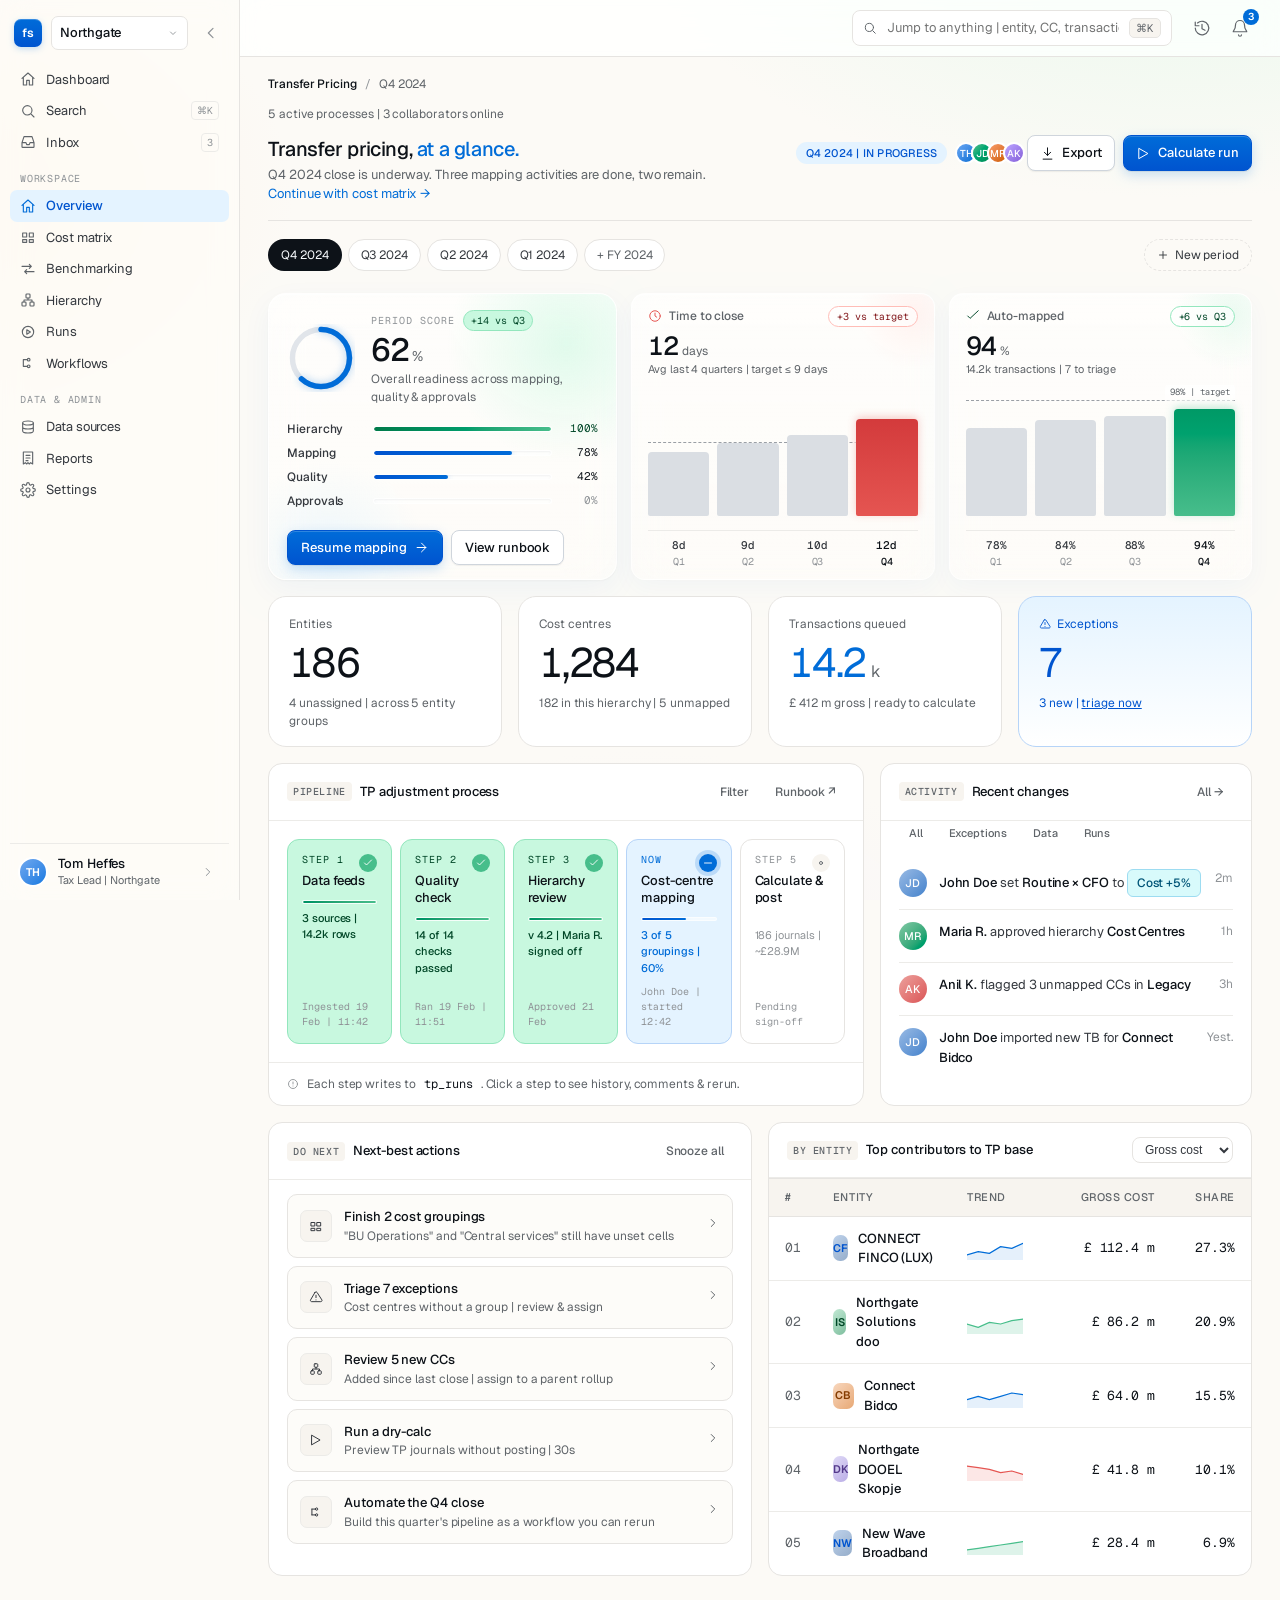
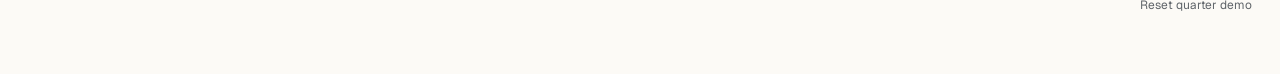
<file: arkk/index.html>
<!doctype html>
<html lang="en">
<head>
<meta charset="utf-8" />
<script>try{if(localStorage.getItem('arkk.nav.collapsed')==='1')document.documentElement.dataset.navCollapsed='1';}catch(e){}</script>
<script>
  /* Trailing-slash self-heal: under http(s) clean-URL serving, this document can be
     reached at a slashless directory URL (e.g. /arkk instead of /arkk/) - via a bare
     bookmark, an iframe embed, or a server 301 chain that strips "/index". At a
     slashless URL every relative asset (shared.css, arkk.js, nav links) resolves
     against the parent path instead of this directory and 404s. Bail out of this
     doomed document and reload at the slash-terminated URL before any relative
     resource below is requested. file:// is untouched - there a bare directory
     open is a listing page, never this document, so the condition never fires. */
  (function () {
    var p = location.pathname;
    if (location.protocol !== 'file:' && p.charAt(p.length - 1) !== '/' && !/\.[^\/]+$/.test(p)) {
      location.replace(p + '/' + location.search + location.hash);
    }
  })();
</script>
<meta name="viewport" content="width=device-width, initial-scale=1" />
<title>Overview | Arkk Transfer Pricing</title>
<link rel="stylesheet" href="shared.css" />
<style>
  /* Chrome reconciliation: left sidebar is the ONE navigation; the topbar
     segmented tab strip duplicated it and is removed. Collapse the topbar
     grid from 3 tracks (nav | search | actions) to 2 (search | actions)
     without touching shared.css (LAW, never edited). */
  .topbar { grid-template-columns: 1fr auto !important; }
</style>
<link rel="stylesheet" href="arkk-nav.css" />
<script defer src="arkk-data.js"></script>
<script defer src="arkk.js"></script>
<script defer src="arkk-nav.js"></script>
<script defer src="arkk-chrome.js"></script>
<style>
  /* Page-local layout */
  .hero {
    display: grid;
    grid-template-columns: 1.15fr 1fr 1fr;
    gap: 14px;
    margin-bottom: 16px;
    align-items: stretch;
  }
  .hero-card {
    gap: 12px !important;
    padding: 16px 18px 14px !important;
  }
  .score-row { padding: 0 !important; }
  .phases { gap: 6px !important; padding: 2px 0 !important; }
  .phase { padding: 0; }
  .hero-cta { margin-top: auto; padding-top: 4px; }
  /* Phase grid tightened for narrower card */
  .phase { grid-template-columns: 76px 1fr 36px !important; gap: 10px !important; }
  .hero-card {
    background: linear-gradient(180deg, oklch(100% 0 0 / 0.7), oklch(100% 0 0 / 0.4));
    backdrop-filter: saturate(160%) blur(24px);
    -webkit-backdrop-filter: saturate(160%) blur(24px);
    border: 1px solid oklch(100% 0 0 / 0.7);
    border-radius: 18px;
    padding: 22px 24px 20px;
    display: flex; flex-direction: column;
    gap: 18px;
    overflow: hidden;
    position: relative;
    box-shadow:
      inset 0 1px 0 oklch(100% 0 0 / 0.5),
      0 10px 30px oklch(54% 0.19 254 / 0.05),
      0 1px 2px oklch(20% 0.02 254 / 0.03);
  }
  .hero-card::before {
    content: ""; position: absolute; right: -120px; top: -120px;
    width: 340px; height: 340px; border-radius: 50%;
    background: radial-gradient(closest-side, oklch(94% 0.06 162 / 0.55), transparent 70%);
    pointer-events: none;
    z-index: 0;
  }
  .hero-card::after {
    content: ""; position: absolute; left: -80px; bottom: -120px;
    width: 280px; height: 280px; border-radius: 50%;
    background: radial-gradient(closest-side, oklch(94% 0.05 254 / 0.4), transparent 70%);
    pointer-events: none;
    z-index: 0;
  }
  .hero-card > * { position: relative; z-index: 1; }

  /* Score row — ring + caption with inline delta */
  .score-row {
    display: flex;
    align-items: center;
    gap: 16px;
    padding: 0;
  }
  .score-ring { position: relative; width: 68px; height: 68px; flex-shrink: 0; }
  .score-ring svg { width: 100%; height: 100%; transform: rotate(-90deg); }
  .score-ring .track { stroke: oklch(92% 0.008 254); }
  .score-ring .fill {
    stroke: var(--brand);
    stroke-linecap: round;
    filter: drop-shadow(0 0 6px oklch(54% 0.19 254 / 0.35));
  }
  .score-caption {
    flex: 1; min-width: 0;
    display: flex; flex-direction: column; gap: 3px;
  }
  .score-caption .lbl-row {
    display: flex; align-items: center; gap: 8px;
    font-family: "Geist Mono", monospace;
    font-size: 10px;
    letter-spacing: 0.1em;
    text-transform: uppercase;
    color: var(--ink-4);
    /* QA fix: "Period score" and the delta chip were each breaking onto a
       second line ("PERIOD / SCORE", "+14 vs / Q3") once the ring pushed
       this row narrower than their text. Both must stay one line each. */
    white-space: nowrap;
  }
  .score-caption .chip-delta {
    display: inline-flex; align-items: center;
    padding: 2px 7px;
    border-radius: 999px;
    font-family: "Geist Mono", monospace;
    font-size: 10px;
    letter-spacing: 0;
    text-transform: none;
    color: var(--mint-ink);
    background: var(--mint-soft);
    border: 1px solid var(--mint-line);
    white-space: nowrap;
    flex-shrink: 0;
  }
  .score-num {
    font-family: "Geist", sans-serif;
    font-size: 32px;
    line-height: 1;
    letter-spacing: -0.035em;
    font-weight: 500;
    color: var(--ink);
    display: flex; align-items: baseline; gap: 3px;
    font-feature-settings: "tnum";
  }
  .score-num .pct { font-size: 14px; color: var(--ink-3); font-weight: 400; }
  .score-caption .desc {
    font-size: 12px;
    color: var(--ink-3);
    margin-top: 1px;
  }

  /* Phase rows */
  .phases {
    display: grid;
    gap: 7px;
    padding: 4px 0;
  }
  .phase {
    display: grid;
    grid-template-columns: 88px 1fr 40px;
    align-items: center;
    gap: 12px;
    font-size: 12px;
  }
  .phase-name {
    color: var(--ink-2);
    font-size: 12px;
    font-weight: 500;
  }
  .phase-track {
    height: 6px;
    background: oklch(100% 0 0 / 0.5);
    border-radius: 3px;
    overflow: hidden;
    border: 1px solid oklch(100% 0 0 / 0.6);
    box-shadow: inset 0 1px 2px oklch(20% 0.02 254 / 0.05);
  }
  .phase-fill {
    height: 100%;
    border-radius: 3px;
    background: linear-gradient(90deg, var(--brand-2), var(--brand));
    box-shadow: 0 0 6px oklch(54% 0.19 254 / 0.3);
  }
  .phase.done .phase-fill {
    background: linear-gradient(90deg, oklch(50% 0.14 162), var(--mint));
    box-shadow: 0 0 6px oklch(58% 0.13 162 / 0.35);
  }
  .phase.todo .phase-fill { width: 0 !important; }
  .phase-pct {
    font-family: "Geist Mono", monospace;
    font-size: 11px;
    color: var(--ink);
    text-align: right;
  }
  .phase.done .phase-pct { color: var(--mint-ink); }
  .phase.todo .phase-pct { color: var(--ink-4); }

  /* Hero actions */
  /* QA fix: "Resume mapping" + "View runbook" were each wrapping their own
     label to 2 lines to fit side by side in this narrow (1.15fr) hero
     column. Buttons must never wrap their own text (shared.css .btn is
     nowrap) - wrap the ROW instead so a second button drops to its own
     line, whole, if there isn't room beside the first. */
  .hero-cta { display: flex; flex-wrap: wrap; gap: 8px; margin-top: 2px; }

  /* Right side metric cards — glass with rich chart */
  .hero-side { display: grid; grid-template-rows: auto auto; gap: 12px; align-content: start; }
  .metric-card {
    background: linear-gradient(180deg, oklch(100% 0 0 / 0.7), oklch(100% 0 0 / 0.4));
    backdrop-filter: saturate(160%) blur(20px);
    -webkit-backdrop-filter: saturate(160%) blur(20px);
    border: 1px solid oklch(100% 0 0 / 0.6);
    border-radius: 14px;
    padding: 12px 16px 10px;
    display: flex; flex-direction: column;
    gap: 4px;
    position: relative;
    overflow: hidden;
    box-shadow:
      inset 0 1px 0 oklch(100% 0 0 / 0.5),
      0 8px 24px oklch(54% 0.19 254 / 0.04);
  }
  .metric-card::before {
    content: ""; position: absolute; right: -60px; top: -60px;
    width: 160px; height: 160px; border-radius: 50%;
    background: radial-gradient(closest-side, oklch(94% 0.05 162 / 0.4), transparent 70%);
    pointer-events: none;
  }
  .metric-card.coral::before {
    background: radial-gradient(closest-side, oklch(95% 0.06 25 / 0.35), transparent 70%);
  }
  .metric-card > * { position: relative; }

  .m-head {
    display: flex; align-items: center; justify-content: space-between;
    gap: 8px;
  }
  .m-label {
    display: inline-flex; align-items: center; gap: 7px;
    font-size: 12px;
    color: var(--ink-3);
    font-weight: 500;
  }
  .m-label .ico-sm { color: var(--brand); }
  .metric-card.coral .m-label .ico-sm { color: var(--coral); }
  .metric-card.mint  .m-label .ico-sm { color: var(--mint-ink); }

  .m-delta {
    display: inline-flex; align-items: center;
    padding: 2px 8px;
    font-family: "Geist Mono", monospace;
    font-size: 10px;
    border-radius: 999px;
    background: oklch(100% 0 0 / 0.6);
    border: 1px solid var(--mint-line);
    color: var(--mint-ink);
    box-shadow: inset 0 1px 0 oklch(100% 0 0 / 0.5);
  }
  .m-delta.down {
    color: var(--coral-ink);
    border-color: var(--coral-line);
  }

  .m-value {
    font-family: "Geist", sans-serif;
    font-size: 26px;
    line-height: 1;
    letter-spacing: -0.03em;
    font-weight: 500;
    color: var(--ink);
    display: flex; align-items: baseline; gap: 4px;
    margin-top: 2px;
    font-feature-settings: "tnum";
  }
  .m-value .m-unit { font-size: 12px; color: var(--ink-3); font-weight: 400; letter-spacing: 0; }

  .m-meta { font-size: 11px; color: var(--ink-3); margin-top: -2px; }

  /* The chart — quarterly bars with target band */
  .m-chart {
    margin-top: 10px;
    flex: 1;
    min-height: 110px;
    display: flex; flex-direction: column;
    gap: 8px;
  }
  .m-bars {
    flex: 1;
    position: relative;
    display: grid;
    grid-template-columns: repeat(4, 1fr);
    gap: 8px;
    align-items: end;
    padding: 4px 0 6px;
    min-height: 70px;
  }
  /* Target reference line — drawn via overlay */
  .m-bars-target {
    position: absolute;
    left: 0; right: 0;
    height: 0;
    border-top: 1px dashed oklch(70% 0.01 254);
    pointer-events: none;
    z-index: 1;
  }
  .m-bars-target .lbl {
    position: absolute;
    right: 0;
    top: -16px;
    font-family: "Geist Mono", monospace;
    font-size: 9px;
    color: var(--ink-3);
    background: oklch(100% 0 0 / 0.6);
    padding: 1px 5px;
    border-radius: 3px;
    letter-spacing: 0;
  }
  .m-bar-col {
    height: 100%;
    display: flex; flex-direction: column;
    justify-content: flex-end;
    align-items: stretch;
  }
  .m-bar {
    width: 100%;
    border-radius: 4px 4px 2px 2px;
    background: oklch(90% 0.008 254);
    transition: background .15s;
    position: relative;
    z-index: 2;
  }
  .m-bar-col.current .m-bar {
    background: linear-gradient(180deg, var(--brand-2), var(--brand));
    box-shadow: 0 -2px 8px oklch(54% 0.19 254 / 0.25);
  }
  .m-chart.coral .m-bar-col.current .m-bar {
    background: linear-gradient(180deg, oklch(58% 0.19 25), var(--coral));
    box-shadow: 0 -2px 8px oklch(64% 0.18 25 / 0.30);
  }
  .m-chart.mint .m-bar-col.current .m-bar {
    background: linear-gradient(180deg, oklch(60% 0.14 162), var(--mint));
    box-shadow: 0 -2px 8px oklch(72% 0.13 162 / 0.35);
  }

  .m-axis {
    display: grid;
    grid-template-columns: repeat(4, 1fr);
    gap: 8px;
    font-family: "Geist Mono", monospace;
    font-size: 10px;
    color: var(--ink-4);
    text-align: center;
    padding-top: 6px;
    border-top: 1px solid var(--line-2);
  }
  .m-axis span { display: flex; flex-direction: column; gap: 1px; align-items: center; }
  .m-axis span .v {
    font-size: 11px;
    color: var(--ink-2);
    font-weight: 500;
  }
  .m-axis span.current { color: var(--ink); font-weight: 500; }
  .m-axis span.current .v { color: var(--ink); }

  .stats {
    display: grid; grid-template-columns: repeat(4, 1fr); gap: 16px;
    margin-bottom: 16px;
  }

  .grid-2-1 {
    display: grid;
    grid-template-columns: 1.6fr 1fr;
    gap: 16px;
  }

  .grid-1-1 {
    display: grid;
    grid-template-columns: 1fr 1fr;
    gap: 16px;
  }

  .quarters {
    display: flex; gap: 6px; flex-wrap: wrap;
  }
  .q-tab {
    padding: 6px 12px; border-radius: 999px;
    border: 1px solid var(--line);
    background: var(--surface);
    color: var(--ink-2); font-size: 12px;
    display: inline-flex; align-items: center; gap: 6px;
  }
  .q-tab.active { background: var(--ink); color: oklch(98% 0.005 254); border-color: transparent; }
  .q-tab .dot { width: 6px; height: 6px; border-radius: 50%; background: var(--mint); }

  .next-actions {
    display: grid; gap: 8px;
  }
  .next-action {
    display: grid;
    grid-template-columns: 32px 1fr auto;
    gap: 12px; align-items: center;
    padding: 12px;
    border: 1px solid var(--line);
    border-radius: 10px;
    background: var(--bg-3);
    transition: background .15s, border-color .15s;
  }
  .next-action:hover { background: var(--surface); border-color: oklch(82% 0.04 254); }
  .next-action .ico-wrap {
    width: 32px; height: 32px; border-radius: 8px;
    background: var(--brand-soft); color: var(--brand);
    display: grid; place-items: center;
  }
  .next-action .ico-wrap.mint { background: var(--mint-soft); color: var(--mint-ink); }
  .next-action .ico-wrap.peach { background: var(--peach-soft); color: var(--peach-ink); }
  .next-action .text { font-size: 13px; }
  .next-action .text b { color: var(--ink); font-weight: 500; }
  .next-action .text .sub { color: var(--ink-3); font-size: 12px; }
  .next-action .arr { color: var(--ink-3); }

  .leaderboard td .num.big { font-size: 14px; color: var(--ink); font-weight: 500; }

  /* Interaction-layer additions (v6) - soft-fill/lift only, no new strokes */
  .q-tab { transition: background var(--dur-micro) var(--ease-house), color var(--dur-micro) var(--ease-house); }
  .q-tab:not(.active):hover { background: var(--bg-2); }
  .next-action:hover .arr { transform: translateX(2px); transition: transform var(--dur-micro) var(--ease-house); }
  .next-action .arr { transition: transform var(--dur-micro) var(--ease-house); }
  .metric-card:hover { transform: translateY(-1px); transition: transform var(--dur-ui) var(--ease-house); }
  .leaderboard tbody tr:hover .row-spark path.line { stroke-width: 1.75; transition: stroke-width var(--dur-micro) var(--ease-house); }
  .leaderboard tbody tr { cursor: pointer; }
  .leaderboard .name { transition: color var(--dur-micro) var(--ease-house); }
  .leaderboard tbody tr:hover .name { color: var(--brand-2); }
</style>
</head>
<body>

<div class="app">

  <!-- Primary (dashboard) navigation -->
  <aside class="sidebar">
    <div class="sidebar-head">
      <div class="logo">fs</div>
      <button class="ws-switch">
        Northgate
        <svg class="ico-xs" viewBox="0 0 24 24" fill="none" stroke="currentColor" stroke-width="1.7" stroke-linecap="round" stroke-linejoin="round"><path d="M7 10l5 5 5-5"/></svg>
      </button>
    </div>
    <div class="sidebar-section">
      <a class="nav-item" href="./">
        <svg class="ico-sm" viewBox="0 0 24 24" fill="none" stroke="currentColor" stroke-width="1.6" stroke-linecap="round" stroke-linejoin="round"><path d="M3 11l9-8 9 8M5 9.5V21h5v-7h4v7h5V9.5"/></svg>
        <span class="nav-label">Dashboard</span>
      </a>
      <a class="nav-item" href="#" data-focus-search>
        <svg class="ico-sm" viewBox="0 0 24 24" fill="none" stroke="currentColor" stroke-width="1.6" stroke-linecap="round" stroke-linejoin="round"><circle cx="11" cy="11" r="7"/><path d="M21 21l-4.3-4.3"/></svg>
        <span class="nav-label">Search</span>
        <span class="count">⌘K</span>
      </a>
      <a class="nav-item" href="#" data-quiet="Inbox">
        <svg class="ico-sm" viewBox="0 0 24 24" fill="none" stroke="currentColor" stroke-width="1.6" stroke-linecap="round" stroke-linejoin="round"><path d="M3 13l3-9h12l3 9v6a1 1 0 0 1-1 1H4a1 1 0 0 1-1-1zM3 13h6l1 3h4l1-3h6"/></svg>
        <span class="nav-label">Inbox</span>
        <span class="count">3</span>
      </a>
    </div>
    <div class="sidebar-section">
      <div class="heading">Workspace</div>
      <a class="nav-item active" href="./">
        <svg class="ico-sm" viewBox="0 0 24 24" fill="none" stroke="currentColor" stroke-width="1.6" stroke-linecap="round" stroke-linejoin="round"><path d="M3 11l9-8 9 8M5 9.5V21h5v-7h4v7h5V9.5"/></svg>
        <span class="nav-label">Overview</span>
      </a>
      <a class="nav-item" href="matrix.html">
        <svg class="ico-sm" viewBox="0 0 24 24" fill="none" stroke="currentColor" stroke-width="1.6" stroke-linecap="round" stroke-linejoin="round"><path d="M4 6h6v6H4zM14 6h6v6h-6zM4 16h6v4H4zM14 16h6v4h-6z"/></svg>
        <span class="nav-label">Cost matrix</span>
      </a>
      <a class="nav-item" href="transfer-pricing.html">
        <svg class="ico-sm" viewBox="0 0 24 24" fill="none" stroke="currentColor" stroke-width="1.6" stroke-linecap="round" stroke-linejoin="round"><path d="M3 8h14M14 5l3 3-3 3M21 16H7M10 19l-3-3 3-3"/></svg>
        <span class="nav-label">Benchmarking</span>
      </a>
      <a class="nav-item" href="hierarchy.html">
        <svg class="ico-sm" viewBox="0 0 24 24" fill="none" stroke="currentColor" stroke-width="1.6" stroke-linecap="round" stroke-linejoin="round"><rect x="9" y="3" width="6" height="6" rx="1.3"/><rect x="3" y="15" width="6" height="6" rx="1.3"/><rect x="15" y="15" width="6" height="6" rx="1.3"/><path d="M12 9v3M6 15v-3h12v3"/></svg>
        <span class="nav-label">Hierarchy</span>
      </a>
      <a class="nav-item" href="runs.html">
        <svg class="ico-sm" viewBox="0 0 24 24" fill="none" stroke="currentColor" stroke-width="1.6" stroke-linecap="round" stroke-linejoin="round"><circle cx="12" cy="12" r="8.5"/><path d="M10.2 8.7l5.4 3.3-5.4 3.3z"/></svg>
        <span class="nav-label">Runs</span>
      </a>
      <a class="nav-item" href="workflows.html">
        <svg class="ico-sm" viewBox="0 0 24 24" fill="none" stroke="currentColor" stroke-width="1.6" stroke-linecap="round" stroke-linejoin="round"><path d="M5 7h6m0 0a2 2 0 1 0 4 0 2 2 0 0 0-4 0zM5 17h6m0 0a2 2 0 1 1 4 0 2 2 0 0 1-4 0zM5 7v10"/></svg>
        <span class="nav-label">Workflows</span>
      </a>
    </div>
    <div class="sidebar-section">
      <div class="heading">Data &amp; admin</div>
      <a class="nav-item" href="data-sources.html">
        <svg class="ico-sm" viewBox="0 0 24 24" fill="none" stroke="currentColor" stroke-width="1.6" stroke-linecap="round" stroke-linejoin="round"><ellipse cx="12" cy="6" rx="8" ry="3"/><path d="M4 6v6c0 1.7 3.6 3 8 3s8-1.3 8-3V6M4 12v6c0 1.7 3.6 3 8 3s8-1.3 8-3v-6"/></svg>
        <span class="nav-label">Data sources</span>
      </a>
      <a class="nav-item" href="reports.html">
        <svg class="ico-sm" viewBox="0 0 24 24" fill="none" stroke="currentColor" stroke-width="1.6" stroke-linecap="round" stroke-linejoin="round"><path d="M5 3h14v18l-3-2-2 2-2-2-2 2-2-2-3 2z"/><path d="M9 8h6M9 12h6M9 16h3"/></svg>
        <span class="nav-label">Reports</span>
      </a>
      <a class="nav-item" href="#" data-quiet="Settings">
        <svg class="ico-sm" viewBox="0 0 24 24" fill="none" stroke="currentColor" stroke-width="1.6" stroke-linecap="round" stroke-linejoin="round"><circle cx="12" cy="12" r="3"/><path d="M19.4 15a1.7 1.7 0 0 0 .4 1.9l.1.1a2 2 0 1 1-2.8 2.8l-.1-.1a1.7 1.7 0 0 0-1.9-.4 1.7 1.7 0 0 0-1 1.5V21a2 2 0 0 1-4 0v-.1a1.7 1.7 0 0 0-1.1-1.5 1.7 1.7 0 0 0-1.9.4l-.1.1a2 2 0 1 1-2.8-2.8l.1-.1a1.7 1.7 0 0 0 .4-1.9 1.7 1.7 0 0 0-1.5-1H3a2 2 0 0 1 0-4h.1a1.7 1.7 0 0 0 1.5-1.1 1.7 1.7 0 0 0-.4-1.9l-.1-.1a2 2 0 1 1 2.8-2.8l.1.1a1.7 1.7 0 0 0 1.9.4H9a1.7 1.7 0 0 0 1-1.5V3a2 2 0 0 1 4 0v.1a1.7 1.7 0 0 0 1 1.5 1.7 1.7 0 0 0 1.9-.4l.1-.1a2 2 0 1 1 2.8 2.8l-.1.1a1.7 1.7 0 0 0-.4 1.9V9a1.7 1.7 0 0 0 1.5 1H21a2 2 0 0 1 0 4h-.1a1.7 1.7 0 0 0-1.5 1z"/></svg>
        <span class="nav-label">Settings</span>
      </a>
    </div>
    <div class="sidebar-foot">
      <div class="user-chip">TH</div>
      <div>
        <div class="nm">Tom Heffes</div>
        <div class="rl">Tax Lead | Northgate</div>
      </div>
      <a class="more" href="#" data-quiet="Account menu" title="Account menu">
        <svg class="ico-sm" viewBox="0 0 24 24" fill="none" stroke="currentColor" stroke-width="1.7" stroke-linecap="round" stroke-linejoin="round"><path d="M9 6l6 6-6 6"/></svg>
      </a>
    </div>
  </aside>

  <!-- Icon rail (legacy, hidden) -->
  <aside class="rail" aria-label="Workspace">
    <div class="logo">fs</div>
    <nav class="nav">
      <a href="./" class="item active" title="Overview"><svg class="ico" viewBox="0 0 24 24"><path d="M3 12l9-9 9 9M5 10v10h14V10"/></svg></a>
      <a href="matrix.html" class="item" title="Cost matrix"><svg class="ico" viewBox="0 0 24 24"><path d="M4 6h6v6H4zM14 6h6v6h-6zM4 16h6v4H4zM14 16h6v4h-6z"/></svg></a>
      <a href="hierarchy.html" class="item" title="Hierarchy"><svg class="ico" viewBox="0 0 24 24"><rect x="9" y="3" width="6" height="6" rx="1.3"/><rect x="3" y="15" width="6" height="6" rx="1.3"/><rect x="15" y="15" width="6" height="6" rx="1.3"/><path d="M12 9v3M6 15v-3h12v3"/></svg></a>
      <a href="runs.html" class="item" title="Runs"><svg class="ico" viewBox="0 0 24 24"><circle cx="12" cy="12" r="8.5"/><path d="M10.2 8.7l5.4 3.3-5.4 3.3z"/></svg></a>
      <a href="workflows.html" class="item" title="Workflows"><svg class="ico" viewBox="0 0 24 24"><path d="M5 7h6m0 0a2 2 0 1 0 4 0 2 2 0 0 0-4 0zM5 17h6m0 0a2 2 0 1 1 4 0 2 2 0 0 1-4 0zM5 7v10"/></svg></a>
    </nav>
    <div class="spacer"></div>
    <a href="#" class="item" style="width: 40px; height: 40px;" title="Help" data-quiet="Help"><svg class="ico" viewBox="0 0 24 24"><circle cx="12" cy="12" r="9"/><path d="M9.5 9.5a2.5 2.5 0 1 1 3.5 2.3c-.7.3-1 .8-1 1.4v.3M12 17h.01"/></svg></a>
    <a href="#" class="item" style="width: 40px; height: 40px;" title="Settings" data-quiet="Settings"><svg class="ico" viewBox="0 0 24 24"><circle cx="12" cy="12" r="3"/><path d="M19.4 15a1.7 1.7 0 0 0 .4 1.9l.1.1a2 2 0 1 1-2.8 2.8l-.1-.1a1.7 1.7 0 0 0-1.9-.4 1.7 1.7 0 0 0-1 1.5V21a2 2 0 0 1-4 0v-.1a1.7 1.7 0 0 0-1.1-1.5 1.7 1.7 0 0 0-1.9.4l-.1.1a2 2 0 1 1-2.8-2.8l.1-.1a1.7 1.7 0 0 0 .4-1.9 1.7 1.7 0 0 0-1.5-1H3a2 2 0 0 1 0-4h.1a1.7 1.7 0 0 0 1.5-1.1 1.7 1.7 0 0 0-.4-1.9l-.1-.1a2 2 0 1 1 2.8-2.8l.1.1a1.7 1.7 0 0 0 1.9.4H9a1.7 1.7 0 0 0 1-1.5V3a2 2 0 0 1 4 0v.1a1.7 1.7 0 0 0 1 1.5 1.7 1.7 0 0 0 1.9-.4l.1-.1a2 2 0 1 1 2.8 2.8l-.1.1a1.7 1.7 0 0 0-.4 1.9V9a1.7 1.7 0 0 0 1.5 1H21a2 2 0 0 1 0 4h-.1a1.7 1.7 0 0 0-1.5 1z"/></svg></a>
    <div class="me" title="Tom Heffes">TH</div>
  </aside>

  <main class="main">

    <!-- Topbar -->
    <div class="topbar">
      <div class="brand-block">
        <div class="logo">fs</div>
        <button class="ws-switch">Northgate <svg class="ico-xs" viewBox="0 0 24 24" fill="none" stroke="currentColor" stroke-width="1.7" stroke-linecap="round" stroke-linejoin="round"><path d="M7 10l5 5 5-5"/></svg></button>
      </div>
      <div class="search">
        <svg class="ico-sm" viewBox="0 0 24 24"><circle cx="11" cy="11" r="7"/><path d="M21 21l-4.3-4.3"/></svg>
        <input placeholder="Jump to anything | entity, CC, transaction, run…" />
        <span class="kbd">⌘K</span>
      </div>
      <div class="top-actions">
        <button class="icon-btn" title="History"><svg class="ico" viewBox="0 0 24 24"><path d="M3 12a9 9 0 1 0 3-6.7M3 4v5h5M12 7v6l4 2"/></svg></button>
        <button class="icon-btn" title="Notifications"><svg class="ico" viewBox="0 0 24 24"><path d="M6 8a6 6 0 1 1 12 0c0 7 3 7 3 9H3c0-2 3-2 3-9zM10 21a2 2 0 0 0 4 0"/></svg></button>
        <div class="user-chip" title="Tom Heffes">TH</div>
      </div>
    </div>

    <div class="page">

      <nav class="crumbs">
        <span class="here">Transfer Pricing</span>
        <span class="sep">/</span>
        <span>Q4 2024</span>
      </nav>

      <!-- Header -->
      <div class="page-head" data-reveal>
        <div>
          <div class="page-eyebrow">
            <span>5 active processes | 3 collaborators online</span>
          </div>
          <h1 class="page-title">Transfer pricing, <em>at a glance.</em></h1>
          <p class="page-sub">Q4 2024 close is underway. Three mapping activities are done, two remain. <a href="matrix.html" style="color: var(--brand); white-space: nowrap;">Continue with cost matrix&nbsp;→</a></p>
        </div>
        <div class="page-meta">
          <span class="status-pill in-progress">Q4 2024 | In progress</span>
          <div class="stack" title="Online now"><span class="av">TH</span><span class="av">JD</span><span class="av">MR</span><span class="av">AK</span></div>
          <button class="btn"><svg class="ico" viewBox="0 0 24 24"><path d="M12 3v12M7 10l5 5 5-5M5 21h14"/></svg> Export</button>
          <button class="btn primary"><svg class="ico" viewBox="0 0 24 24"><path d="M5 4l14 8-14 8z"/></svg> Calculate run</button>
        </div>
      </div>

      <!-- Quarter selector -->
      <div class="quarters" style="margin-bottom: 22px;" data-reveal>
        <a class="q-tab active" href="#"><span class="dot"></span> Q4 2024</a>
        <a class="q-tab" href="#">Q3 2024</a>
        <a class="q-tab" href="#">Q2 2024</a>
        <a class="q-tab" href="#">Q1 2024</a>
        <a class="q-tab" href="#" style="color: var(--ink-3);">+ FY 2024</a>
        <a class="q-tab" href="#" style="margin-left: auto; background: transparent; border: 1px dashed var(--line);"><svg class="ico-xs" viewBox="0 0 24 24"><path d="M12 5v14M5 12h14"/></svg> New period</a>
      </div>

      <!-- Hero -->
      <div class="hero">
        <div class="hero-card" data-reveal>

          <div class="score-row">
            <div class="score-ring" aria-label="62 percent">
              <svg viewBox="0 0 100 100">
                <circle class="track" cx="50" cy="50" r="42" stroke-width="8" fill="none"/>
                <circle class="fill"  cx="50" cy="50" r="42" stroke-width="8" fill="none"
                  stroke-dasharray="163.4 263.9"/>
              </svg>
            </div>
            <div class="score-caption">
              <div class="lbl-row">
                <span>Period score</span>
                <span class="chip-delta">+14 vs Q3</span>
              </div>
              <div class="score-num" data-count="62"><span class="pct">%</span></div>
              <div class="desc">Overall readiness across mapping, quality &amp; approvals</div>
            </div>
          </div>

          <div class="phases">
            <div class="phase done">
              <div class="phase-name">Hierarchy</div>
              <div class="phase-track"><div class="phase-fill" data-to="100%" style="width: 0%;"></div></div>
              <div class="phase-pct">100%</div>
            </div>
            <div class="phase">
              <div class="phase-name">Mapping</div>
              <div class="phase-track"><div class="phase-fill" data-to="78%" style="width: 0%;"></div></div>
              <div class="phase-pct">78%</div>
            </div>
            <div class="phase">
              <div class="phase-name">Quality</div>
              <div class="phase-track"><div class="phase-fill" data-to="42%" style="width: 0%;"></div></div>
              <div class="phase-pct">42%</div>
            </div>
            <div class="phase todo">
              <div class="phase-name">Approvals</div>
              <div class="phase-track"><div class="phase-fill" style="width: 0%;"></div></div>
              <div class="phase-pct">0%</div>
            </div>
          </div>

          <div class="hero-cta">
            <a class="btn primary" href="matrix.html">Resume mapping <svg class="ico" viewBox="0 0 24 24"><path d="M5 12h14M12 5l7 7-7 7"/></svg></a>
            <button class="btn">View runbook</button>
          </div>
        </div>

        <!-- shared gradient defs (used by both metric cards) -->
        <svg width="0" height="0" style="position:absolute;">
          <defs>
            <linearGradient id="brandGrad" x1="0" y1="0" x2="0" y2="1">
              <stop offset="0%" stop-color="oklch(54% 0.19 254)" stop-opacity="0.22"/>
              <stop offset="100%" stop-color="oklch(54% 0.19 254)" stop-opacity="0"/>
            </linearGradient>
            <linearGradient id="coralGrad" x1="0" y1="0" x2="0" y2="1">
              <stop offset="0%" stop-color="oklch(64% 0.18 25)" stop-opacity="0.20"/>
              <stop offset="100%" stop-color="oklch(64% 0.18 25)" stop-opacity="0"/>
            </linearGradient>
            <linearGradient id="mintGrad" x1="0" y1="0" x2="0" y2="1">
              <stop offset="0%" stop-color="oklch(72% 0.13 162)" stop-opacity="0.26"/>
              <stop offset="100%" stop-color="oklch(72% 0.13 162)" stop-opacity="0"/>
            </linearGradient>
          </defs>
        </svg>

        <div class="metric-card coral" data-reveal data-lift>
            <div class="m-head">
              <span class="m-label">
                <svg class="ico-sm" viewBox="0 0 24 24" fill="none" stroke="currentColor" stroke-width="1.6" stroke-linecap="round" stroke-linejoin="round"><circle cx="12" cy="12" r="9"/><path d="M12 7v5l3 2"/></svg>
                Time to close
              </span>
              <span class="m-delta down">+3 vs target</span>
            </div>
            <div class="m-value" data-count="12"><span class="m-unit">days</span></div>
            <div class="m-meta">Avg last 4 quarters | target ≤ 9 days</div>
            <div class="m-chart coral">
              <div class="m-bars">
                <!-- Target line at 9d on a 15d scale = 60% from bottom -->
                <div class="m-bars-target" style="bottom: 60%;"><span class="lbl">9d | target</span></div>
                <div class="m-bar-col"><div class="m-bar" data-to="53%" style="height: 0%;"></div></div>
                <div class="m-bar-col"><div class="m-bar" data-to="60%" style="height: 0%;"></div></div>
                <div class="m-bar-col"><div class="m-bar" data-to="67%" style="height: 0%;"></div></div>
                <div class="m-bar-col current"><div class="m-bar" data-to="80%" style="height: 0%;"></div></div>
              </div>
              <div class="m-axis">
                <span><span class="v">8d</span>Q1</span>
                <span><span class="v">9d</span>Q2</span>
                <span><span class="v">10d</span>Q3</span>
                <span class="current"><span class="v">12d</span>Q4</span>
              </div>
            </div>
          </div>

          <div class="metric-card mint" data-reveal data-lift>
            <div class="m-head">
              <span class="m-label">
                <svg class="ico-sm" viewBox="0 0 24 24" fill="none" stroke="currentColor" stroke-width="1.7" stroke-linecap="round" stroke-linejoin="round"><path d="M3 12l4 4L21 3"/></svg>
                Auto-mapped
              </span>
              <span class="m-delta">+6 vs Q3</span>
            </div>
            <div class="m-value" data-count="94"><span class="m-unit">%</span></div>
            <div class="m-meta">14.2k transactions | 7 to triage</div>
            <div class="m-chart mint">
              <div class="m-bars">
                <!-- Target line at 98% -->
                <div class="m-bars-target" style="bottom: 92%;"><span class="lbl">98% | target</span></div>
                <div class="m-bar-col"><div class="m-bar" data-to="73%" style="height: 0%;"></div></div>
                <div class="m-bar-col"><div class="m-bar" data-to="79%" style="height: 0%;"></div></div>
                <div class="m-bar-col"><div class="m-bar" data-to="83%" style="height: 0%;"></div></div>
                <div class="m-bar-col current"><div class="m-bar" data-to="88%" style="height: 0%;"></div></div>
              </div>
              <div class="m-axis">
                <span><span class="v">78%</span>Q1</span>
                <span><span class="v">84%</span>Q2</span>
                <span><span class="v">88%</span>Q3</span>
                <span class="current"><span class="v">94%</span>Q4</span>
              </div>
            </div>
          </div>

      </div>

      <!-- Scoreboard stats -->
      <div class="stats">
        <div class="score-card" data-reveal>
          <div class="label">Entities</div>
          <div class="v" data-count="186"></div>
          <div class="sub">4 unassigned | across 5 entity groups</div>
        </div>
        <div class="score-card" data-reveal>
          <div class="label">Cost centres</div>
          <div class="v" data-count="1284"></div>
          <div class="sub">182 in this hierarchy | 5 unmapped</div>
        </div>
        <div class="score-card" data-reveal>
          <div class="label">Transactions queued</div>
          <div class="v" style="color: var(--brand);" data-count="14.2" data-count-decimals="1"><span class="unit">k</span></div>
          <div class="sub">£ 412 m gross | ready to calculate</div>
        </div>
        <div class="score-card" style="border-color: var(--peach-line); background: linear-gradient(180deg, var(--peach-soft), var(--surface));" data-reveal>
          <div class="label" style="color: var(--peach-ink);"><svg class="ico-xs" viewBox="0 0 24 24"><path d="M12 9v4M12 17h.01M10.3 4l-7.6 13c-.8 1.5.3 3 2 3h15.4c1.7 0 2.8-1.5 2-3L13.7 4a2 2 0 0 0-3.4 0z"/></svg> Exceptions</div>
          <div class="v" style="color: var(--peach-ink);" data-count="7"></div>
          <div class="sub" style="color: var(--peach-ink);">3 new | <a href="exceptions.html" style="color: var(--peach-ink); text-decoration: underline;">triage now</a></div>
        </div>
      </div>

      <!-- Pipeline + activity -->
      <div class="grid-2-1" style="margin-bottom: 16px;">
        <div class="card flush" data-reveal>
          <div class="card-head">
            <div class="card-title"><span class="num-badge">PIPELINE</span> TP adjustment process</div>
            <div class="row gap-2">
              <button class="btn ghost" style="padding: 4px 8px; font-size: 12px;">Filter</button>
              <button class="btn ghost" style="padding: 4px 8px; font-size: 12px;">Runbook ↗</button>
            </div>
          </div>
          <div style="padding: 18px;">
            <div class="pipeline">
              <div class="step done">
                <div class="step-eyebrow">Step 1</div>
                <div class="step-name">Data feeds</div>
                <div class="step-progress"><div class="step-progress-fill" data-to="100%" style="width: 0%;"></div></div>
                <div class="step-detail">3 sources | 14.2k rows</div>
                <div class="step-meta">Ingested 19 Feb | 11:42</div>
                <div class="step-mark"><svg class="ico-xs" viewBox="0 0 24 24"><path d="M5 12l4 4 10-10"/></svg></div>
              </div>
              <div class="step done">
                <div class="step-eyebrow">Step 2</div>
                <div class="step-name">Quality check</div>
                <div class="step-progress"><div class="step-progress-fill" data-to="100%" style="width: 0%;"></div></div>
                <div class="step-detail">14 of 14 checks passed</div>
                <div class="step-meta">Ran 19 Feb | 11:51</div>
                <div class="step-mark"><svg class="ico-xs" viewBox="0 0 24 24"><path d="M5 12l4 4 10-10"/></svg></div>
              </div>
              <div class="step done">
                <div class="step-eyebrow">Step 3</div>
                <div class="step-name">Hierarchy review</div>
                <div class="step-progress"><div class="step-progress-fill" data-to="100%" style="width: 0%;"></div></div>
                <div class="step-detail">v 4.2 | Maria R. signed off</div>
                <div class="step-meta">Approved 21 Feb</div>
                <div class="step-mark"><svg class="ico-xs" viewBox="0 0 24 24"><path d="M5 12l4 4 10-10"/></svg></div>
              </div>
              <div class="step active">
                <div class="step-eyebrow">Now</div>
                <div class="step-name">Cost-centre mapping</div>
                <div class="step-progress"><div class="step-progress-fill" data-to="60%" style="width: 0%;"></div></div>
                <div class="step-detail">3 of 5 groupings | 60%</div>
                <div class="step-meta">John Doe | started 12:42</div>
                <div class="step-mark"><svg class="ico-xs" viewBox="0 0 24 24"><path d="M5 12h14"/></svg></div>
              </div>
              <div class="step next">
                <div class="step-eyebrow">Step 5</div>
                <div class="step-name">Calculate &amp; post</div>
                <div class="step-progress"><div class="step-progress-fill"></div></div>
                <div class="step-detail">186 journals | ~£28.9M</div>
                <div class="step-meta">Pending sign-off</div>
                <div class="step-mark"><svg class="ico-xs" viewBox="0 0 24 24"><circle cx="12" cy="12" r="3"/></svg></div>
              </div>
            </div>
          </div>
          <div class="card-foot">
            <svg class="ico-xs" style="color: var(--ink-4);" viewBox="0 0 24 24"><circle cx="12" cy="12" r="9"/><path d="M12 8v4M12 16h.01"/></svg>
            Each step writes to <span class="mono" style="color: var(--ink);">tp_runs</span>. Click a step to see history, comments &amp; rerun.
          </div>
        </div>

        <div class="card flush" data-reveal>
          <div class="card-head">
            <div class="card-title"><span class="num-badge">ACTIVITY</span> Recent changes</div>
            <a href="#" class="btn ghost" data-quiet="Activity log" style="padding: 4px 8px; font-size: 12px;">All →</a>
          </div>
          <div style="padding: 4px 18px 18px;">
            <div class="feed">
              <div class="feed-item">
                <div class="feed-avatar">JD</div>
                <div class="feed-body"><b>John Doe</b> set <b>Routine × CFO</b> to <span class="pill markup-5"><span class="dot"></span> Cost +5%</span></div>
                <div class="feed-time">2m</div>
              </div>
              <div class="feed-item">
                <div class="feed-avatar alt2">MR</div>
                <div class="feed-body"><b>Maria R.</b> approved hierarchy <b>Cost Centres</b></div>
                <div class="feed-time">1h</div>
              </div>
              <div class="feed-item">
                <div class="feed-avatar alt">AK</div>
                <div class="feed-body"><b>Anil K.</b> flagged 3 unmapped CCs in <b>Legacy</b></div>
                <div class="feed-time">3h</div>
              </div>
              <div class="feed-item">
                <div class="feed-avatar">JD</div>
                <div class="feed-body"><b>John Doe</b> imported new TB for <b>Connect Bidco</b></div>
                <div class="feed-time">Yest.</div>
              </div>
            </div>
          </div>
        </div>
      </div>

      <!-- Next-best actions + entity leaderboard -->
      <div class="grid-1-1">
        <div class="card flush" data-reveal>
          <div class="card-head">
            <div class="card-title"><span class="num-badge">DO NEXT</span> Next-best actions</div>
            <a href="#" class="btn ghost" data-quiet="Snooze all" style="padding: 4px 8px; font-size: 12px;">Snooze all</a>
          </div>
          <div style="padding: 14px 18px 18px;">
            <div class="next-actions">
              <a href="matrix.html" class="next-action">
                <div class="ico-wrap"><svg class="ico-sm" viewBox="0 0 24 24"><path d="M4 6h6v6H4zM14 6h6v6h-6zM4 16h6v4H4zM14 16h6v4h-6z"/></svg></div>
                <div class="text"><b>Finish 2 cost groupings</b><div class="sub">"BU Operations" and "Central services" still have unset cells</div></div>
                <div class="arr"><svg class="ico-sm" viewBox="0 0 24 24"><path d="M9 6l6 6-6 6"/></svg></div>
              </a>
              <a href="exceptions.html" class="next-action">
                <div class="ico-wrap peach"><svg class="ico-sm" viewBox="0 0 24 24"><path d="M12 9v4M12 17h.01M10.3 4l-7.6 13c-.8 1.5.3 3 2 3h15.4c1.7 0 2.8-1.5 2-3L13.7 4a2 2 0 0 0-3.4 0z"/></svg></div>
                <div class="text"><b>Triage 7 exceptions</b><div class="sub">Cost centres without a group | review &amp; assign</div></div>
                <div class="arr"><svg class="ico-sm" viewBox="0 0 24 24"><path d="M9 6l6 6-6 6"/></svg></div>
              </a>
              <a href="hierarchy.html" class="next-action">
                <div class="ico-wrap mint"><svg class="ico-sm" viewBox="0 0 24 24"><rect x="9" y="3" width="6" height="6" rx="1.3"/><rect x="3" y="15" width="6" height="6" rx="1.3"/><rect x="15" y="15" width="6" height="6" rx="1.3"/><path d="M12 9v3M6 15v-3h12v3"/></svg></div>
                <div class="text"><b>Review 5 new CCs</b><div class="sub">Added since last close | assign to a parent rollup</div></div>
                <div class="arr"><svg class="ico-sm" viewBox="0 0 24 24"><path d="M9 6l6 6-6 6"/></svg></div>
              </a>
              <a href="runs.html" class="next-action">
                <div class="ico-wrap"><svg class="ico-sm" viewBox="0 0 24 24"><path d="M5 4l14 8-14 8z"/></svg></div>
                <div class="text"><b>Run a dry-calc</b><div class="sub">Preview TP journals without posting | 30s</div></div>
                <div class="arr"><svg class="ico-sm" viewBox="0 0 24 24"><path d="M9 6l6 6-6 6"/></svg></div>
              </a>
              <a href="workflows?template=quarter-close" class="next-action">
                <div class="ico-wrap mint"><svg class="ico-sm" viewBox="0 0 24 24"><path d="M5 7h6m0 0a2 2 0 1 0 4 0 2 2 0 0 0-4 0zM5 17h6m0 0a2 2 0 1 1 4 0 2 2 0 0 1-4 0zM5 7v10"/></svg></div>
                <div class="text"><b>Automate the Q4 close</b><div class="sub">Build this quarter's pipeline as a workflow you can rerun</div></div>
                <div class="arr"><svg class="ico-sm" viewBox="0 0 24 24"><path d="M9 6l6 6-6 6"/></svg></div>
              </a>
            </div>
          </div>
        </div>

        <div class="card flush" data-reveal>
          <div class="card-head">
            <div class="card-title"><span class="num-badge">BY ENTITY</span> Top contributors to TP base</div>
            <div class="row gap-2">
              <select class="chip" style="padding: 4px 8px; border: 1px solid var(--line); background: var(--surface); font-size: 12px; color: var(--ink-2);">
                <option>Gross cost</option><option>Net markup</option><option>Adjustment</option>
              </select>
            </div>
          </div>
          <table class="data leaderboard">
            <thead>
              <tr>
                <th style="width: 32px;">#</th>
                <th>Entity</th>
                <th style="width: 110px;">Trend</th>
                <th style="text-align: right; width: 110px;">Gross cost</th>
                <th style="text-align: right; width: 80px;">Share</th>
              </tr>
            </thead>
            <tbody>
              <tr>
                <td class="rank">01</td>
                <td><a href="entity?e=connect-finco" class="name"><span class="ent-av">CF</span> CONNECT FINCO (LUX)</a></td>
                <td><svg class="spark row-spark" viewBox="0 0 80 24" width="80" height="24" preserveAspectRatio="none"><path class="area" d="M0,18 L16,14 L32,16 L48,8 L64,10 L80,4 L80,24 L0,24 Z"/><path class="line" d="M0,18 L16,14 L32,16 L48,8 L64,10 L80,4"/></svg></td>
                <td class="num"><span class="big">£ 112.4 m</span></td>
                <td class="num">27.3%</td>
              </tr>
              <tr>
                <td class="rank">02</td>
                <td><a href="entity?e=northgate-solutions" class="name"><span class="ent-av alt">IS</span> Northgate Solutions doo</a></td>
                <td><svg class="spark mint row-spark" viewBox="0 0 80 24" width="80" height="24" preserveAspectRatio="none"><path class="area" d="M0,12 L16,16 L32,10 L48,12 L64,8 L80,6 L80,24 L0,24 Z"/><path class="line" d="M0,12 L16,16 L32,10 L48,12 L64,8 L80,6"/></svg></td>
                <td class="num"><span class="big">£ 86.2 m</span></td>
                <td class="num">20.9%</td>
              </tr>
              <tr>
                <td class="rank">03</td>
                <td><a href="entity?e=connect-bidco" class="name"><span class="ent-av alt2">CB</span> Connect Bidco</a></td>
                <td><svg class="spark row-spark" viewBox="0 0 80 24" width="80" height="24" preserveAspectRatio="none"><path class="area" d="M0,14 L16,10 L32,14 L48,10 L64,6 L80,8 L80,24 L0,24 Z"/><path class="line" d="M0,14 L16,10 L32,14 L48,10 L64,6 L80,8"/></svg></td>
                <td class="num"><span class="big">£ 64.0 m</span></td>
                <td class="num">15.5%</td>
              </tr>
              <tr>
                <td class="rank">04</td>
                <td><a href="entity?e=northgate-dooel" class="name"><span class="ent-av alt3">DK</span> Northgate DOOEL Skopje</a></td>
                <td><svg class="spark coral row-spark" viewBox="0 0 80 24" width="80" height="24" preserveAspectRatio="none"><path class="area" d="M0,6 L16,8 L32,10 L48,14 L64,12 L80,16 L80,24 L0,24 Z"/><path class="line" d="M0,6 L16,8 L32,10 L48,14 L64,12 L80,16"/></svg></td>
                <td class="num"><span class="big">£ 41.8 m</span></td>
                <td class="num">10.1%</td>
              </tr>
              <tr>
                <td class="rank">05</td>
                <td><a href="entity?e=new-wave" class="name"><span class="ent-av">NW</span> New Wave Broadband</a></td>
                <td><svg class="spark mint row-spark" viewBox="0 0 80 24" width="80" height="24" preserveAspectRatio="none"><path class="area" d="M0,18 L16,16 L32,14 L48,12 L64,10 L80,8 L80,24 L0,24 Z"/><path class="line" d="M0,18 L16,16 L32,14 L48,12 L64,10 L80,8"/></svg></td>
                <td class="num"><span class="big">£ 28.4 m</span></td>
                <td class="num">6.9%</td>
              </tr>
            </tbody>
          </table>
        </div>
      </div>

      <!-- Quiet reset affordance for the Close-the-Quarter demo flow -->
      <div style="display: flex; justify-content: flex-end; padding: 20px 0 0;">
        <a href="#" class="reset-quarter-link muted" style="font-size: 12px;">Reset quarter demo</a>
      </div>
    </div>
  </main>
</div>

<script>
document.addEventListener('DOMContentLoaded', function () {
  'use strict';
  if (!window.Arkk || !window.ArkkData) return;
  var Arkk = window.Arkk, D = window.ArkkData, el = Arkk.el, clear = Arkk.clear;

  /* ---- Header: Export ---- */
  var headerBtns = document.querySelectorAll('.page-meta .btn');
  var exportBtn = Array.prototype.filter.call(headerBtns, function (b) { return /Export/.test(b.textContent); })[0];
  if (exportBtn) {
    exportBtn.addEventListener('click', function () {
      Arkk.exportCSV('northgate-q4-2024-overview.csv', ['Metric', 'Value'], [
        ['Readiness', D.quarter.score],
        ['Entities', D.quarter.entities],
        ['Cost centres', D.quarter.ccs],
        ['Uplift', D.quarter.uplift]
      ]);
    });
  }

  /* ---- Header: Calculate run - reuses the "Run a dry-calc" micro-flow ---- */
  var calcBtn = Array.prototype.filter.call(headerBtns, function (b) { return /Calculate run/.test(b.textContent); })[0];
  if (calcBtn) {
    calcBtn.addEventListener('click', function () {
      var dryLink = Array.prototype.filter.call(document.querySelectorAll('.next-actions .next-action'), function (a) { return /Run a dry-calc/.test(a.textContent); })[0];
      if (dryLink) { dryLink.click(); return; }
      var flow = Arkk.flow.get();
      if (flow.posted) { window.location.href = 'run-detail?run=TP-Q4-2024-13'; return; }
      Arkk.flow.set({ dryRun: 'TP-Q4-2024-13' });
      window.location.href = 'run-detail?run=TP-Q4-2024-13&fresh=1';
    });
  }

  /* ---- Hero: View runbook ---- */
  var runbookBtn = Array.prototype.filter.call(document.querySelectorAll('.hero-cta .btn'), function (b) { return /View runbook/.test(b.textContent); })[0];
  if (runbookBtn) runbookBtn.addEventListener('click', function () { if (Arkk.chrome) Arkk.chrome.help('close-quarter'); });

  /* ---- Pipeline steps 2-5: real deep links (step 1 already wired in arkk.js) ---- */
  var PIPELINE_TARGETS = [null, 'data-sources.html', 'hierarchy.html', 'exceptions.html', 'runs.html'];
  document.querySelectorAll('.pipeline .step').forEach(function (step, i) {
    var target = PIPELINE_TARGETS[i];
    if (!target) return;
    step.style.cursor = 'pointer';
    step.addEventListener('click', function () { window.location.href = target; });
  });

  /* ---- Pipeline card: Filter + Runbook -> help overlay ---- */
  var pipelineButtons = document.querySelectorAll('.grid-2-1 .card:first-child .card-head .btn.ghost');
  var pipelineRunbookBtn = Array.prototype.filter.call(pipelineButtons, function (b) { return /Runbook/.test(b.textContent); })[0];
  if (pipelineRunbookBtn) pipelineRunbookBtn.addEventListener('click', function () { if (Arkk.chrome) Arkk.chrome.help('close-quarter'); });
  var pipelineFilterBtn = Array.prototype.filter.call(pipelineButtons, function (b) { return b.textContent.trim() === 'Filter'; })[0];
  if (pipelineFilterBtn) {
    pipelineFilterBtn.addEventListener('click', function () {
      pipelineFilterBtn.classList.toggle('on');
      document.querySelectorAll('.pipeline .step').forEach(function (step) {
        step.style.opacity = (!pipelineFilterBtn.classList.contains('on') || step.classList.contains('active') || step.classList.contains('next')) ? '1' : '0.45';
      });
    });
  }

  /* ---- Activity feed: seed with kinds so Filter + History drawer can both classify it ---- */
  var ACTIVITY_SEED = [
    { kind: 'data', title: 'John Doe set Routine x CFO to Cost +5%', meta: '2m ago', href: 'matrix.html' },
    { kind: 'data', title: 'Maria R. approved hierarchy Cost Centres', meta: '1h ago', href: 'hierarchy.html' },
    { kind: 'exception', title: 'Anil K. flagged 3 unmapped CCs in Legacy', meta: '3h ago', href: 'exceptions.html' },
    { kind: 'data', title: 'John Doe imported new TB for Connect Bidco', meta: 'Yesterday', href: 'data-sources.html' }
  ];
  var feedRows = document.querySelectorAll('.feed .feed-item');
  feedRows.forEach(function (row, i) {
    var seed = ACTIVITY_SEED[i];
    if (!seed) return;
    row.dataset.kind = seed.kind;
    row.style.cursor = 'pointer';
    row.addEventListener('click', function () {
      Arkk.activity.log({ kind: seed.kind, title: seed.title, href: seed.href });
      window.location.href = seed.href;
    });
  });

  var activityCardHead = Array.prototype.filter.call(document.querySelectorAll('.grid-2-1 .card'), function (c) { return /Recent changes/.test(c.textContent); })[0];
  if (activityCardHead) {
    var filterWrap = el('div', { style: 'display:flex; gap:6px; padding:0 18px 8px;' });
    var groups = [['all', 'All'], ['exception', 'Exceptions'], ['data', 'Data'], ['run', 'Runs']];
    groups.forEach(function (g) {
      var b = el('button', { cls: 'btn ghost', text: g[1], type: 'button', style: 'padding:3px 9px; font-size:11px;' });
      if (g[0] === 'all') b.classList.add('on');
      b.addEventListener('click', function () {
        filterWrap.querySelectorAll('button').forEach(function (o) { o.classList.remove('on'); });
        b.classList.add('on');
        feedRows.forEach(function (row) {
          row.style.display = (g[0] === 'all' || row.dataset.kind === g[0]) ? '' : 'none';
        });
      });
      filterWrap.appendChild(b);
    });
    activityCardHead.querySelector('.feed').parentElement.insertAdjacentElement('beforebegin', filterWrap);

    var activityAllLink = activityCardHead.querySelector('a[data-quiet="Activity log"]');
    if (activityAllLink) {
      activityAllLink.removeAttribute('data-quiet');
      activityAllLink.addEventListener('click', function (e) { e.preventDefault(); if (Arkk.chrome) Arkk.chrome.openHistory(); });
    }
  }

  /* ---- Next-best actions: Snooze all ---- */
  var snoozeAllLink = document.querySelector('a[data-quiet="Snooze all"]');
  if (snoozeAllLink) {
    snoozeAllLink.removeAttribute('data-quiet');
    snoozeAllLink.addEventListener('click', function (e) {
      e.preventDefault();
      var n = Arkk.chrome ? Arkk.chrome.snoozeAllNotifications() : 0;
      Arkk.toast('Snoozed ' + n + ' items until tomorrow.');
    });
  }
});
</script>

</body>
</html>
</file>
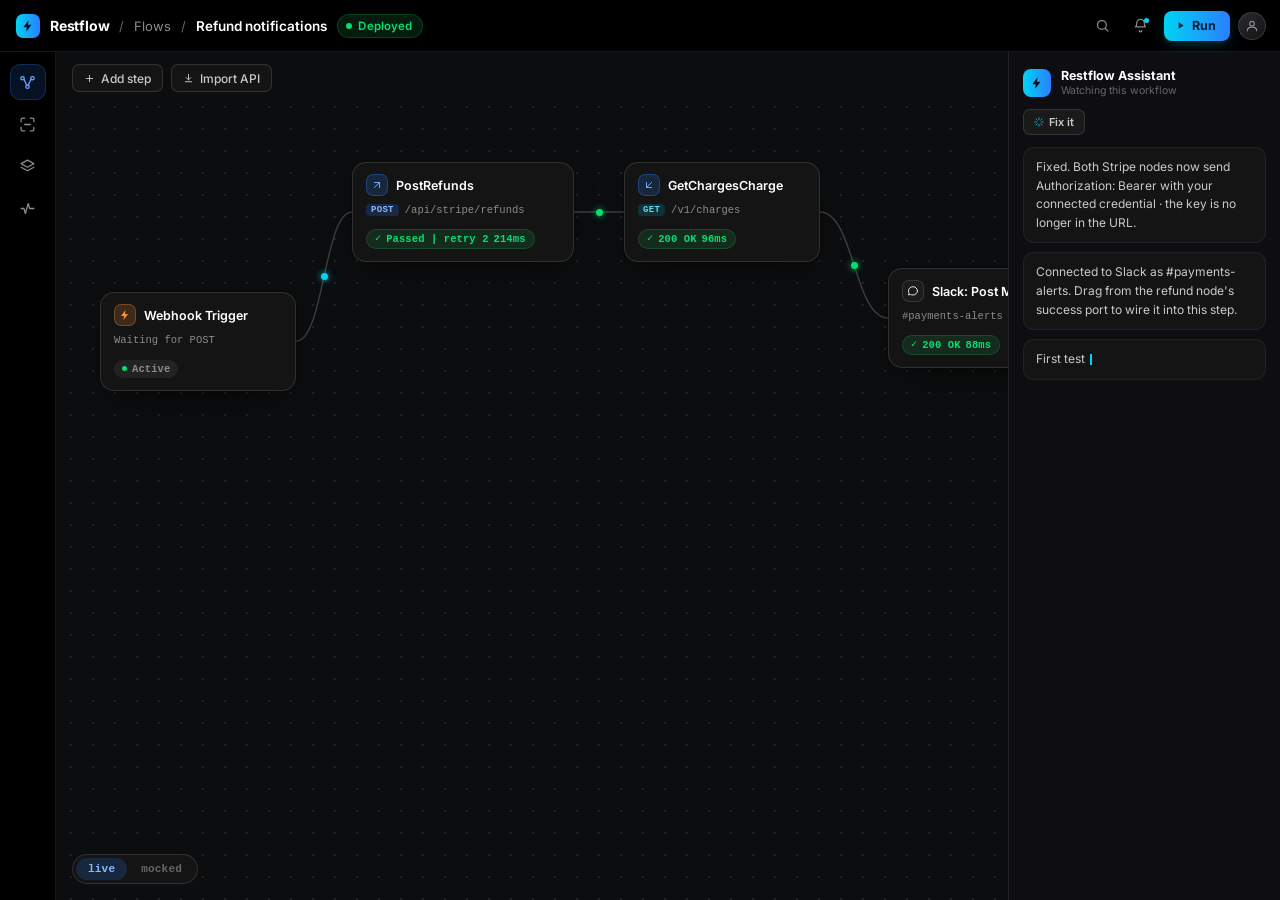
<file: restflow/index.html>
<!doctype html>
<html lang="en">
<head>
<meta charset="UTF-8" />
<meta name="viewport" content="width=device-width, initial-scale=1" />
<title>Restflow | Refund notifications</title>
<link rel="preconnect" href="https://fonts.googleapis.com">
<link rel="preconnect" href="https://fonts.gstatic.com" crossorigin>
<link href="https://fonts.googleapis.com/css2?family=Inter:wght@400;500;600;700;800&display=swap" rel="stylesheet">
<style>
  :root{
    /* brand tokens sampled live from yashcx-embeds.netlify.app/restflow/ */
    --bg: #000000;
    --bg-alt: #0b0d0e;
    --card: #0e0e12;
    --card-alt: #141414;
    --card-inset: #1a1a1a;
    --border: rgba(255,255,255,0.06);
    --border-md: rgba(255,255,255,0.09);
    --border-strong: rgba(255,255,255,0.12);
    --border-faint: rgba(255,255,255,0.2);
    --cyan: #00b8db;
    --cyan-bright: #00d3f3;
    --blue: #2b7fff;
    --blue-deep: #155dfc;
    --gradient: linear-gradient(90deg, #00d3f3 0%, #2b7fff 100%);
    --success: #22c55e;
    --success-bright: #05df72;
    --amber: #fb923c;
    --danger: #f87171;
    --danger-muted: #f2a3a3;
    --text: #ffffff;
    --text-secondary: #c9c9cc;
    --text-muted: #8a8a90;
    --text-meta: #66666c;
    --font-body: 'Inter', -apple-system, BlinkMacSystemFont, 'Segoe UI', sans-serif;
    --font-mono: ui-monospace, 'SF Mono', SFMono-Regular, Menlo, Consolas, 'Liberation Mono', monospace;
    --r-pill: 9999px;
    --r-card: 14px;
  }

  *{ box-sizing:border-box; }
  html,body{ height:100%; }
  body{
    margin:0;
    background:var(--bg);
    color:var(--text);
    font-family:var(--font-body);
    -webkit-font-smoothing:antialiased;
    overflow:hidden;
  }
  button{ font-family:inherit; }

  .app{
    position:relative;
    height:100vh;
    width:100vw;
    display:flex;
    flex-direction:column;
    background:var(--bg);
  }

  /* ambient glow behind everything, like the landing page's dark vignette */
  .app::before{
    content:"";
    position:absolute; inset:0;
    background:
      radial-gradient(560px 360px at 26% 46%, rgba(43,127,255,0.10), transparent 65%),
      radial-gradient(420px 300px at 62% 30%, rgba(0,211,243,0.06), transparent 70%);
    pointer-events:none;
    z-index:0;
  }

  /* ============ TOP BAR ============ */
  .topbar{
    position:relative;
    z-index:5;
    height:52px;
    flex:0 0 auto;
    display:flex;
    align-items:center;
    justify-content:space-between;
    padding:0 14px 0 16px;
    background:var(--bg);
    border-bottom:1px solid var(--border-md);
  }
  .topbar-left{ display:flex; align-items:center; gap:10px; min-width:0; }
  .logo-mark{
    width:24px; height:24px; border-radius:7px;
    background:var(--gradient);
    display:flex; align-items:center; justify-content:center;
    flex:0 0 auto;
  }
  .logo-mark svg{ width:14px; height:14px; }
  .logo-word{ font-weight:700; font-size:14px; letter-spacing:-0.2px; color:var(--text); flex:0 0 auto; }
  .crumb-sep{ color:var(--text-meta); font-size:13px; flex:0 0 auto; }
  .crumb{ color:var(--text-muted); font-size:13px; flex:0 0 auto; }
  .workflow-name{
    font-weight:600; font-size:13.5px; color:var(--text);
    white-space:nowrap; overflow:hidden; text-overflow:ellipsis;
    flex:0 1 auto;
  }
  .status-pill{
    display:inline-flex; align-items:center; gap:6px;
    padding:4px 10px 4px 8px;
    border-radius:var(--r-pill);
    font-size:11.5px; font-weight:600; letter-spacing:0.1px;
    flex:0 0 auto; white-space:nowrap;
  }
  .status-pill.deployed{
    background:rgba(34,197,94,0.14);
    color:var(--success-bright);
    border:1px solid rgba(34,197,94,0.22);
  }
  .status-pill .dot{
    width:6px; height:6px; border-radius:50%;
    background:var(--success-bright);
    animation:dotBreathe 2.2s ease-in-out infinite;
  }

  .topbar-right{ display:flex; align-items:center; gap:8px; flex:0 0 auto; }
  .icon-ghost{
    width:30px; height:30px; border-radius:8px;
    display:flex; align-items:center; justify-content:center;
    background:transparent; border:1px solid transparent;
    color:var(--text-muted);
    cursor:default;
  }
  .icon-ghost svg{ width:15px; height:15px; }
  .icon-ghost.has-dot{ position:relative; }
  .icon-ghost.has-dot::after{
    content:""; position:absolute; top:6px; right:6px;
    width:5px; height:5px; border-radius:50%;
    background:var(--cyan-bright);
  }
  .btn-run{
    display:inline-flex; align-items:center; gap:6px;
    height:30px; padding:0 14px 0 11px;
    border-radius:8px; border:none;
    background:var(--gradient);
    color:#052033;
    font-weight:700; font-size:12.5px; letter-spacing:0.1px;
    cursor:default;
    box-shadow:0 4px 14px -4px rgba(0,179,219,0.45);
  }
  .btn-run svg{ width:11px; height:11px; }
  .avatar{
    width:28px; height:28px; border-radius:50%;
    background:linear-gradient(135deg,#2a2a30,#141416);
    border:1px solid var(--border-strong);
    display:flex; align-items:center; justify-content:center;
    color:var(--text-muted);
  }
  .avatar svg{ width:14px; height:14px; }

  /* ============ BODY LAYOUT ============ */
  .body{
    position:relative;
    z-index:1;
    flex:1 1 auto;
    display:flex;
    min-height:0;
  }

  /* ---- left rail ---- */
  .rail{
    flex:0 0 56px;
    background:var(--bg);
    border-right:1px solid var(--border-md);
    display:flex; flex-direction:column;
    align-items:center;
    gap:6px;
    padding:12px 0;
    z-index:3;
  }
  .rail-item{
    width:36px; height:36px; border-radius:10px;
    border:1px solid transparent;
    background:transparent;
    color:var(--text-muted);
    display:flex; align-items:center; justify-content:center;
    cursor:default;
    transition:background 0.35s ease, border-color 0.35s ease, color 0.35s ease;
  }
  .rail-item svg{ width:17px; height:17px; }
  .rail-item.active{
    background:rgba(43,127,255,0.14);
    border-color:rgba(43,127,255,0.24);
    color:#6aa8ff;
  }
  .rail-label{
    font-size:9px; color:var(--text-meta); text-align:center; margin-top:-2px;
  }

  /* ---- canvas wrap (hosts the view stack / product tour) ---- */
  .canvas-wrap{
    position:relative;
    flex:1 1 auto;
    min-width:0;
    display:flex;
    flex-direction:column;
    background:var(--bg-alt);
    overflow:hidden;
  }

  /* ============ VIEW STACK (multi-view tour) ============ */
  .view-stack{ position:relative; flex:1 1 auto; min-height:0; }
  .view{
    position:absolute; inset:0;
    display:flex; flex-direction:column;
    opacity:0; pointer-events:none;
    transition:opacity 0.5s ease;
  }
  .view.active{ opacity:1; pointer-events:auto; }

  .canvas-toolbar{
    flex:0 0 auto;
    display:flex; gap:8px;
    padding:12px 16px 0;
    z-index:4;
  }
  .canvas-toolbar button{
    display:inline-flex; align-items:center; gap:6px;
    height:28px; padding:0 11px;
    border-radius:7px;
    background:var(--card-alt);
    border:1px solid var(--border-strong);
    color:var(--text-secondary);
    font-size:12px; font-weight:500;
    cursor:default;
  }
  .canvas-toolbar button svg{ width:11px; height:11px; }

  .canvas{
    position:relative;
    flex:1 1 auto;
    min-height:0;
    overflow:hidden;
    background-image: radial-gradient(rgba(255,255,255,0.09) 1px, transparent 1.2px);
    background-size: 22px 22px;
    background-position: 4px 4px;
  }

  .connectors{ position:absolute; inset:0; overflow:visible; pointer-events:none; z-index:1; }
  .connectors path{
    fill:none;
    stroke:var(--border-faint);
    stroke-width:1.4;
  }

  .junction-dot{
    position:absolute; width:7px; height:7px; margin:-3.5px 0 0 -3.5px;
    border-radius:50%;
    background:var(--cyan-bright);
    box-shadow:0 0 6px 1px rgba(0,211,243,0.55);
    z-index:2;
    animation:dotBreathe 2.6s ease-in-out infinite;
  }
  .junction-dot.green{ background:var(--success-bright); box-shadow:0 0 6px 1px rgba(5,223,114,0.5); }

  .pulse{
    position:absolute; top:0; left:0;
    width:8px; height:8px; margin:-4px 0 0 -4px;
    border-radius:50%;
    background:radial-gradient(circle, #ffffff 0%, var(--cyan-bright) 45%, transparent 75%);
    box-shadow:0 0 14px 3px rgba(0,211,243,0.65);
    offset-distance:0%;
    opacity:0;
    z-index:3;
    animation:flow 3s cubic-bezier(.45,0,.2,1) infinite;
  }
  #p2{ animation-delay:1s; }
  #p3{ animation-delay:2s; }

  @keyframes flow{
    0%{ offset-distance:0%; opacity:0; }
    3%{ opacity:1; }
    30%{ offset-distance:100%; opacity:1; }
    38%{ opacity:0; }
    100%{ offset-distance:100%; opacity:0; }
  }
  @keyframes dotBreathe{
    0%,100%{ opacity:0.55; transform:scale(0.9); }
    50%{ opacity:1; transform:scale(1.08); }
  }

  /* ---- node cards ---- */
  .node{
    position:absolute;
    width:196px;
    background:var(--card-alt);
    border:1px solid var(--border-strong);
    border-radius:var(--r-card);
    padding:11px 13px 12px;
    box-shadow:0 14px 34px -16px rgba(0,0,0,0.75), 0 0 0 1px rgba(0,0,0,0.2);
    z-index:2;
  }
  .node-head{ display:flex; align-items:center; gap:8px; margin-bottom:8px; }
  .node-icon{
    width:22px; height:22px; border-radius:7px;
    display:flex; align-items:center; justify-content:center;
    flex:0 0 auto;
  }
  .node-icon svg{ width:12px; height:12px; }
  .node-icon.icon-webhook{ background:rgba(251,146,60,0.18); border:1px solid rgba(251,146,60,0.3); color:var(--amber); }
  .node-icon.icon-api{ background:rgba(43,127,255,0.18); border:1px solid rgba(43,127,255,0.32); color:#6aa8ff; }
  .node-icon.icon-chat{ background:#1c1c1f; border:1px solid var(--border-strong); color:#e4e4e6; }
  .node-title{
    font-size:12.5px; font-weight:600; color:var(--text);
    white-space:nowrap; overflow:hidden; text-overflow:ellipsis;
  }
  .node-sub{
    font-size:11px; color:var(--text-muted);
    white-space:nowrap; overflow:hidden; text-overflow:ellipsis;
    margin-bottom:9px;
  }
  .node-sub.mono{ font-family:var(--font-mono); font-size:10.5px; }
  .method{
    display:inline-block; font-size:9px; font-weight:700;
    padding:1px 5px; border-radius:4px; margin-right:6px;
    vertical-align:1px; letter-spacing:0.3px;
  }
  .method.post{ background:rgba(43,127,255,0.2); color:#8ab8ff; }
  .method.get{ background:rgba(0,184,219,0.18); color:#5fd8ee; }

  /* status chips must never wrap: the pill collapses to one row of text always,
     card/label sizing is tuned so the widest chip (PostRefunds) still fits. */
  .status-chip{
    display:inline-flex; align-items:center; gap:5px;
    font-size:10.5px; font-weight:600;
    padding:3px 8px;
    border-radius:var(--r-pill);
    font-family:var(--font-mono);
    letter-spacing:0.1px;
    white-space:nowrap;
  }
  .status-chip.idle{ background:var(--border); color:var(--text-muted); }
  .status-chip.idle .chip-dot{
    width:5px; height:5px; border-radius:50%;
    background:var(--success-bright);
    animation:dotBreathe 2s ease-in-out infinite;
  }
  .status-chip.success{ background:rgba(34,197,94,0.13); color:var(--success-bright); border:1px solid rgba(34,197,94,0.2); }
  .status-chip .chip-check{ font-size:10px; line-height:1; }
  .status-chip .chip-spinner{
    display:none;
    width:9px; height:9px; border-radius:50%;
    border:1.5px solid rgba(255,255,255,0.18);
    border-top-color:var(--text-secondary);
    animation:spin 0.7s linear infinite;
  }
  .status-chip.running{ background:var(--border); color:var(--text-muted); border:1px solid var(--border-strong); }
  .status-chip.running .chip-spinner{ display:inline-block; }
  .status-chip.running .chip-check{ display:none; }
  .status-chip.success-flash{ animation:flashSuccess 0.7s ease-out; }
  .status-chip.retried{ background:rgba(251,146,60,0.13); color:var(--amber); border:1px solid rgba(251,146,60,0.22); }
  .status-chip.failed{ background:rgba(248,113,113,0.10); color:var(--danger-muted); border:1px solid rgba(248,113,113,0.2); }
  @keyframes spin{ to{ transform:rotate(360deg); } }
  @keyframes flashSuccess{
    0%{ box-shadow:0 0 0 0 rgba(34,197,94,0.5); }
    100%{ box-shadow:0 0 0 8px rgba(34,197,94,0); }
  }

  .pulse-ring{
    position:absolute; inset:0;
    border-radius:var(--r-card);
    border:1px solid rgba(251,146,60,0.5);
    opacity:0;
    animation:listenPulse 2.6s ease-out infinite;
    pointer-events:none;
  }
  @keyframes listenPulse{
    0%{ transform:scale(1); opacity:0.55; }
    75%{ transform:scale(1.06); opacity:0; }
    100%{ transform:scale(1.06); opacity:0; }
  }

  /* ---- env switcher ---- */
  .env-switch{
    position:absolute; left:16px; bottom:16px;
    display:inline-flex;
    background:var(--card-alt);
    border:1px solid var(--border-strong);
    border-radius:var(--r-pill);
    padding:3px;
    gap:2px;
    z-index:4;
    font-family:var(--font-mono);
  }
  .env-switch.inline{ position:static; align-self:flex-start; margin-top:2px; }
  .env-opt{
    border:none; background:transparent;
    font-size:11px; font-weight:600; letter-spacing:0.2px;
    padding:5px 12px;
    border-radius:var(--r-pill);
    color:var(--text-meta);
    cursor:default;
  }
  .env-opt.active{
    background:rgba(43,127,255,0.18);
    color:#8ab8ff;
  }

  /* ============ MONITORS VIEW ============ */
  .mon-wrap{
    flex:1 1 auto; min-height:0; overflow:auto;
    padding:20px 24px 24px;
    display:flex; flex-direction:column; gap:16px;
  }
  .mon-stats{ display:grid; grid-template-columns:repeat(3,1fr); gap:14px; flex:0 0 auto; }
  .stat-card{
    background:var(--card-alt); border:1px solid var(--border-strong);
    border-radius:var(--r-card); padding:14px 16px;
  }
  .stat-label{
    font-size:11px; color:var(--text-muted); font-weight:600; letter-spacing:0.2px;
    display:flex; align-items:center; gap:6px; margin-bottom:8px;
  }
  .stat-window{
    font-size:9.5px; color:var(--text-meta); font-family:var(--font-mono);
    background:var(--border); padding:1px 6px; border-radius:5px;
  }
  .stat-value{ font-size:25px; font-weight:700; color:var(--text); letter-spacing:-0.3px; }
  .stat-unit{ font-size:13px; font-weight:600; color:var(--text-muted); margin-left:3px; }

  .mon-chart-card{
    background:var(--card-alt); border:1px solid var(--border-strong);
    border-radius:var(--r-card); padding:16px 18px 12px; flex:0 0 auto;
  }
  .mon-chart-head{ display:flex; align-items:baseline; justify-content:space-between; margin-bottom:10px; }
  .mon-chart-title{ font-size:12.5px; font-weight:700; color:var(--text); }
  .mon-chart-sub{ font-size:11px; color:var(--text-meta); }
  .mon-chart{ width:100%; height:120px; display:block; }
  .grad-start{ stop-color:var(--blue); stop-opacity:0.22; }
  .grad-end{ stop-color:var(--blue); stop-opacity:0; }
  .chart-line{
    fill:none; stroke:var(--cyan-bright); stroke-width:2;
    stroke-dasharray:1; stroke-dashoffset:1;
    transition:stroke-dashoffset 1.3s cubic-bezier(.4,0,.2,1);
  }
  .chart-line.drawn{ stroke-dashoffset:0; }
  .chart-area{ opacity:0; transition:opacity 1s ease 0.15s; }
  .chart-area.drawn{ opacity:1; }
  .mon-chart-axis{
    display:flex; justify-content:space-between;
    font-size:10px; color:var(--text-meta); font-family:var(--font-mono);
    margin-top:4px;
  }

  .mon-table-card{
    background:var(--card-alt); border:1px solid var(--border-strong);
    border-radius:var(--r-card); padding:6px 0 4px;
    flex:1 1 auto; min-height:0; overflow:auto;
  }
  .mon-table-head{ font-size:12.5px; font-weight:700; color:var(--text); padding:8px 18px 10px; }
  .mon-table{ width:100%; border-collapse:collapse; font-size:12px; }
  .mon-table th{
    text-align:left; font-size:10px; font-weight:600; color:var(--text-meta);
    text-transform:uppercase; letter-spacing:0.4px;
    padding:6px 18px; border-top:1px solid var(--border); border-bottom:1px solid var(--border);
  }
  .mon-table td{ padding:9px 18px; color:var(--text-secondary); border-bottom:1px solid var(--border); white-space:nowrap; }
  .mon-table tr:last-child td{ border-bottom:none; }
  .mon-table td.mono{ font-family:var(--font-mono); color:var(--text-muted); font-size:11.5px; }
  .mon-table tr.row-failed td{ background:rgba(248,113,113,0.045); }

  /* ============ APIs VIEW ============ */
  .api-wrap{
    flex:1 1 auto; min-height:0; overflow:auto;
    padding:20px 24px 24px;
    display:flex; flex-direction:column; gap:16px;
  }
  .api-head{ flex:0 0 auto; }
  .api-title{ font-size:14px; font-weight:700; color:var(--text); }
  .api-sub{ font-size:11.5px; color:var(--text-meta); margin-top:2px; }
  .api-list{
    background:var(--card-alt); border:1px solid var(--border-strong);
    border-radius:var(--r-card); overflow:hidden; flex:0 0 auto;
  }
  .api-row{
    display:flex; align-items:center; gap:12px;
    padding:13px 18px; border-bottom:1px solid var(--border);
  }
  .api-row:last-child{ border-bottom:none; }
  .api-dot{
    width:7px; height:7px; border-radius:50%; flex:0 0 auto;
    background:var(--success-bright); box-shadow:0 0 6px 1px rgba(5,223,114,0.45);
  }
  .api-logo{
    width:28px; height:28px; border-radius:8px; flex:0 0 auto;
    display:flex; align-items:center; justify-content:center;
    font-size:12px; font-weight:700; color:#fff;
  }
  .api-name{ font-size:13px; font-weight:600; color:var(--text); flex:0 0 auto; min-width:158px; }
  .api-meta{ font-size:11.5px; color:var(--text-muted); flex:0 0 auto; min-width:90px; }
  .api-badge{
    font-size:10px; font-weight:600; color:var(--text-secondary);
    background:var(--border); padding:3px 8px; border-radius:6px; flex:0 0 auto;
  }
  .api-methods{ display:flex; gap:5px; flex:0 0 auto; min-width:96px; }
  .api-called{ font-size:11px; color:var(--text-meta); margin-left:auto; flex:0 0 auto; white-space:nowrap; }

  /* ============ RUN INSPECTOR VIEW ============ */
  .run-wrap{
    flex:1 1 auto; min-height:0; overflow:auto;
    padding:20px 24px 24px;
    display:flex; flex-direction:column; gap:16px;
  }
  .run-head{ display:flex; align-items:center; gap:12px; flex:0 0 auto; }
  .run-head-left{ display:flex; align-items:baseline; gap:9px; margin-right:2px; }
  .run-id{ font-size:13px; font-weight:700; color:var(--text); }
  .run-wf{ font-size:12px; color:var(--text-meta); }
  .run-total{ margin-left:auto; font-size:11px; color:var(--text-meta); }

  .run-row{ display:flex; gap:14px; flex:0 0 auto; align-items:flex-start; }
  .run-steps{
    flex:0 0 206px;
    background:var(--card-alt); border:1px solid var(--border-strong);
    border-radius:var(--r-card); padding:4px 14px;
  }
  .run-step{ display:flex; align-items:center; gap:10px; padding:10px 0; border-bottom:1px solid var(--border); }
  .run-step:last-child{ border-bottom:none; }
  .run-step-name{ font-size:11.5px; font-weight:600; color:var(--text); }
  .run-step-lat{ font-size:10px; color:var(--text-meta); margin-top:1px; font-family:var(--font-mono); }
  .run-step-tick{ margin-left:auto; color:var(--success-bright); font-size:12px; flex:0 0 auto; }

  .run-json{ flex:1 1 auto; min-width:0; display:flex; flex-direction:column; gap:12px; }
  .json-card{
    background:var(--card-alt); border:1px solid var(--border-strong);
    border-radius:var(--r-card); padding:11px 14px 13px;
  }
  .json-card-head{
    display:flex; align-items:center; justify-content:space-between;
    font-size:10.5px; font-weight:700; color:var(--text-muted);
    text-transform:uppercase; letter-spacing:0.4px; margin-bottom:8px;
  }
  .json-status{
    font-family:var(--font-mono); font-size:10px; font-weight:700;
    color:var(--success-bright); background:rgba(34,197,94,0.13);
    border:1px solid rgba(34,197,94,0.2); padding:1px 7px; border-radius:var(--r-pill);
    text-transform:none; letter-spacing:0.1px;
  }
  .json-body{
    margin:0; font-family:var(--font-mono); font-size:11px; line-height:1.7;
    color:var(--text-meta); white-space:pre; overflow-x:auto;
  }
  .json-body .jkey{ color:#6aa8ff; font-weight:600; }
  .json-body .jstr, .json-body .jval{ color:var(--text-muted); }

  .run-waterfall{
    background:var(--card-alt); border:1px solid var(--border-strong);
    border-radius:var(--r-card); padding:14px 18px 12px; flex:0 0 auto;
  }
  .wf-head{ font-size:12.5px; font-weight:700; color:var(--text); margin-bottom:12px; }
  .wf-row{ display:flex; align-items:center; gap:10px; margin-bottom:9px; }
  .wf-row:last-child{ margin-bottom:0; }
  .wf-label{ font-size:11px; color:var(--text-muted); min-width:140px; flex:0 0 auto; }
  .wf-track{ flex:1 1 auto; height:8px; background:var(--border); border-radius:4px; position:relative; overflow:hidden; }
  .wf-bar{ position:absolute; top:0; bottom:0; border-radius:4px; background:var(--blue); }
  .wf-bar.amber{ background:var(--amber); }
  .wf-bar.chat{ background:#8a8a90; }
  .wf-lat{ font-size:10.5px; color:var(--text-meta); min-width:44px; text-align:right; flex:0 0 auto; font-family:var(--font-mono); }

  /* ============ ENVIRONMENTS VIEW ============ */
  .envs-wrap{
    flex:1 1 auto; min-height:0; overflow:auto;
    padding:20px 24px 24px;
    display:flex; flex-direction:column; gap:16px;
  }
  .envs-head{ display:flex; align-items:center; justify-content:space-between; flex:0 0 auto; }
  .envs-title{ font-size:14px; font-weight:700; color:var(--text); }
  .ghost-btn{
    display:inline-flex; align-items:center; gap:6px;
    height:30px; padding:0 12px; border-radius:8px;
    background:var(--card-inset); border:1px solid var(--border-strong);
    color:var(--text-secondary); font-size:12px; font-weight:600; cursor:default;
  }
  .ghost-btn svg{ width:12px; height:12px; }
  .envs-grid{ display:grid; grid-template-columns:repeat(3,1fr); gap:14px; flex:0 0 auto; }
  .env-card{
    background:var(--card-alt); border:1px solid var(--border-strong);
    border-radius:var(--r-card); padding:14px 16px;
  }
  .env-card.active-env{ border-color:rgba(43,127,255,0.45); box-shadow:0 0 0 1px rgba(43,127,255,0.15); }
  .env-card-head{
    display:flex; align-items:center; gap:7px;
    font-family:var(--font-mono); font-size:12px; font-weight:700; color:var(--text);
    margin-bottom:10px;
  }
  .env-dot{ width:7px; height:7px; border-radius:50%; background:var(--success-bright); box-shadow:0 0 6px 1px rgba(5,223,114,0.45); flex:0 0 auto; }
  .env-dot.dim{ background:var(--text-meta); box-shadow:none; }
  .env-row{ display:flex; align-items:center; gap:8px; padding:7px 0; border-top:1px solid var(--border); }
  .env-card-head + .env-row{ border-top:none; }
  .env-key{ font-size:10.5px; color:var(--text-meta); flex:0 0 auto; min-width:98px; }
  .env-val{ font-size:11px; color:var(--text-secondary); flex:1 1 auto; overflow:hidden; text-overflow:ellipsis; white-space:nowrap; }
  .env-eye{ color:var(--text-muted); flex:0 0 auto; display:flex; }
  .env-eye svg{ width:12px; height:12px; }

  /* ============ STEP LIBRARY VIEW (canvas + overlay) ============ */
  .view-library{ flex-direction:row; }
  .lib-backdrop{
    position:absolute; inset:0;
    background-image: radial-gradient(rgba(255,255,255,0.09) 1px, transparent 1.2px);
    background-size: 22px 22px;
    background-position: 4px 4px;
    opacity:0.4;
  }
  .node-ghost{
    position:absolute;
    background:var(--card-alt); border:1px solid var(--border-strong);
    border-radius:var(--r-card); padding:11px 13px;
  }
  .node-ghost-title{ font-size:12.5px; font-weight:600; color:var(--text-secondary); }
  .lib-panel{
    position:relative; z-index:2; flex:0 0 300px;
    background:var(--card); border-right:1px solid var(--border-md);
    padding:16px 16px 12px;
    display:flex; flex-direction:column; gap:12px;
    box-shadow:24px 0 48px -24px rgba(0,0,0,0.6);
  }
  .lib-panel-title{ font-size:13px; font-weight:700; color:var(--text); flex:0 0 auto; }
  .lib-search{
    display:flex; align-items:center; gap:8px;
    height:32px; padding:0 10px; flex:0 0 auto;
    background:var(--card-inset); border:1px solid var(--border-strong); border-radius:8px;
    color:var(--text-muted);
  }
  .lib-search svg{ width:13px; height:13px; flex:0 0 auto; }
  .lib-search-text{ font-size:12px; color:var(--text-secondary); font-family:var(--font-mono); }
  .lib-caret{ width:1.5px; height:12px; background:var(--cyan-bright); animation:caretBlink 0.9s step-end infinite; }
  .lib-results{ display:flex; flex-direction:column; gap:2px; overflow:auto; min-height:0; }
  .lib-row{ display:flex; align-items:center; gap:10px; padding:8px 6px; border-radius:8px; }
  .lib-row-name{ font-size:12px; font-weight:600; color:var(--text); }
  .lib-row-desc{ font-size:10.5px; color:var(--text-meta); margin-top:1px; }

  /* ============ ASSISTANT PANEL ============ */
  .assistant{
    flex:0 0 272px;
    background:var(--card);
    border-left:1px solid var(--border-md);
    display:flex; flex-direction:column;
    padding:16px 14px;
    gap:12px;
    z-index:3;
    min-height:0;
    overflow:hidden;
  }
  .assistant-head{ display:flex; align-items:center; gap:10px; flex:0 0 auto; }
  .assistant-avatar{
    width:28px; height:28px; border-radius:8px;
    background:var(--gradient);
    display:flex; align-items:center; justify-content:center;
    flex:0 0 auto;
  }
  .assistant-avatar svg{ width:14px; height:14px; }
  .assistant-title{ font-size:12.5px; font-weight:700; color:var(--text); }
  .assistant-sub{ font-size:10.5px; color:var(--text-meta); margin-top:1px; }

  .fix-it{
    flex:0 0 auto;
    display:inline-flex; align-items:center; gap:5px;
    align-self:flex-start;
    padding:5px 10px;
    border-radius:7px;
    border:1px solid var(--border-strong);
    background:var(--card-inset);
    color:var(--text-secondary);
    font-size:11px; font-weight:600;
  }
  .fix-it svg{ width:10px; height:10px; color:var(--cyan-bright); }

  .assistant-msgs{
    flex:1 1 auto;
    min-height:0;
    overflow:hidden;
    display:flex; flex-direction:column;
    gap:9px;
  }
  .msg{
    background:var(--card-alt);
    border:1px solid var(--border);
    border-radius:11px;
    padding:10px 12px;
    font-size:12px; line-height:1.55;
    color:var(--text-secondary);
    animation:fadeInUp 0.5s ease-out both;
  }
  .msg:nth-child(1){ animation-delay:0.05s; }
  .msg:nth-child(2){ animation-delay:0.18s; }
  .msg:nth-child(3){ animation-delay:0.3s; }
  @keyframes fadeInUp{
    from{ opacity:0; transform:translateY(6px); }
    to{ opacity:1; transform:translateY(0); }
  }
  .msg.typing .msg-text::after{
    content:"";
    display:inline-block;
    width:2px; height:11px;
    background:var(--cyan-bright);
    margin-left:2px;
    vertical-align:-2px;
    animation:caretBlink 0.9s step-end infinite;
  }
  .msg.typing.done .msg-text::after{ display:none; }
  @keyframes caretBlink{ 50%{ opacity:0; } }

  /* ============ REDUCED MOTION ============ */
  @media (prefers-reduced-motion: reduce){
    *, *::before, *::after{
      animation-duration:0.001ms !important;
      animation-iteration-count:1 !important;
      transition-duration:0.001ms !important;
    }
    .pulse{ opacity:0 !important; }
    .pulse-ring{ opacity:0 !important; display:none; }
    .status-pill .dot,
    .status-chip.idle .chip-dot,
    .junction-dot{ animation:none !important; opacity:0.85 !important; transform:none !important; }
    .msg.typing .msg-text::after{ display:none; }
  }

  /* Node positions are fixed pixel coordinates (not %) anchored to the canvas's
     top-left corner. This keeps card size and spacing constant at every viewport:
     a full 1200-1440px embed shows the whole chain with room to spare on the right,
     while a narrow card-crop simply clips the later nodes instead of the cards
     compressing into an overlapping mess. The chain starts close to the rail on
     purpose so 2-3 nodes always survive a left-anchored crop. PostRefunds is
     widened to 222px so its longer status chip never needs to wrap. */
</style>
</head>
<body>
<div class="app">

  <header class="topbar">
    <div class="topbar-left">
      <div class="logo-mark">
        <svg viewBox="0 0 24 24" fill="none"><path d="M13 2L4 14h6l-1 8 9-12h-6l1-8z" fill="#04101f"/></svg>
      </div>
      <span class="logo-word">Restflow</span>
      <span class="crumb-sep">/</span>
      <span class="crumb" id="crumb-mid">Flows</span>
      <span class="crumb-sep" id="crumb-sep-2">/</span>
      <span class="workflow-name" id="crumb-name">Refund notifications</span>
      <span class="status-pill deployed"><span class="dot"></span>Deployed</span>
    </div>
    <div class="topbar-right">
      <div class="icon-ghost" title="Search">
        <svg viewBox="0 0 24 24" fill="none" stroke="currentColor" stroke-width="2" stroke-linecap="round"><circle cx="11" cy="11" r="7"/><path d="M21 21l-4.3-4.3"/></svg>
      </div>
      <div class="icon-ghost has-dot" title="Notifications">
        <svg viewBox="0 0 24 24" fill="none" stroke="currentColor" stroke-width="2" stroke-linecap="round" stroke-linejoin="round"><path d="M6 8a6 6 0 0 1 12 0c0 5 2 6 2 6H4s2-1 2-6"/><path d="M10 20a2 2 0 0 0 4 0"/></svg>
      </div>
      <button class="btn-run">
        <svg viewBox="0 0 24 24" fill="currentColor"><path d="M8 5v14l11-7z"/></svg>
        Run
      </button>
      <div class="avatar">
        <svg viewBox="0 0 24 24" fill="none" stroke="currentColor" stroke-width="2" stroke-linecap="round" stroke-linejoin="round"><circle cx="12" cy="8" r="4"/><path d="M4 20c0-4 4-6 8-6s8 2 8 6"/></svg>
      </div>
    </div>
  </header>

  <div class="body">

    <nav class="rail">
      <button class="rail-item active" title="Flows" data-view="flows library">
        <svg viewBox="0 0 24 24" fill="none" stroke="currentColor" stroke-width="1.8" stroke-linecap="round" stroke-linejoin="round"><circle cx="5" cy="6" r="2.4"/><circle cx="19" cy="6" r="2.4"/><circle cx="12" cy="18" r="2.4"/><path d="M7 7.5L11 16M17 7.5L13 16"/></svg>
      </button>
      <button class="rail-item" title="APIs" data-view="apis">
        <svg viewBox="0 0 24 24" fill="none" stroke="currentColor" stroke-width="1.8" stroke-linecap="round" stroke-linejoin="round"><path d="M8 3H5a2 2 0 0 0-2 2v3M16 3h3a2 2 0 0 1 2 2v3M8 21H5a2 2 0 0 1-2-2v-3M16 21h3a2 2 0 0 0 2-2v-3"/><path d="M8 12h8"/></svg>
      </button>
      <button class="rail-item" title="Environments" data-view="envs">
        <svg viewBox="0 0 24 24" fill="none" stroke="currentColor" stroke-width="1.8" stroke-linecap="round" stroke-linejoin="round"><path d="M12 3l9 5-9 5-9-5 9-5z"/><path d="M3 13l9 5 9-5"/></svg>
      </button>
      <button class="rail-item" title="Monitors" data-view="monitors run">
        <svg viewBox="0 0 24 24" fill="none" stroke="currentColor" stroke-width="1.8" stroke-linecap="round" stroke-linejoin="round"><path d="M3 12h4l2 7 4-14 2 7h6"/></svg>
      </button>
    </nav>

    <main class="canvas-wrap">
      <div class="view-stack">

        <!-- ============ VIEW 1: FLOWS CANVAS ============ -->
        <section class="view view-flows active" data-view="flows">
          <div class="canvas-toolbar">
            <button>
              <svg viewBox="0 0 24 24" fill="none" stroke="currentColor" stroke-width="2" stroke-linecap="round"><path d="M12 5v14M5 12h14"/></svg>
              Add step
            </button>
            <button>
              <svg viewBox="0 0 24 24" fill="none" stroke="currentColor" stroke-width="2" stroke-linecap="round" stroke-linejoin="round"><path d="M12 3v12M7 10l5 5 5-5"/><path d="M5 19h14"/></svg>
              Import API
            </button>
          </div>

          <div class="canvas" id="canvas">
            <svg class="connectors" id="connectors">
              <path id="c1"/><path id="c2"/><path id="c3"/>
            </svg>

            <div class="pulse" id="p1"></div>
            <div class="pulse" id="p2"></div>
            <div class="pulse" id="p3"></div>

            <div class="node trigger" id="n-webhook" style="left:44px; top:200px;">
              <span class="pulse-ring"></span>
              <div class="node-head">
                <span class="node-icon icon-webhook">
                  <svg viewBox="0 0 24 24" fill="currentColor"><path d="M13 2L4 14h6l-1 8 9-12h-6l1-8z"/></svg>
                </span>
                <span class="node-title">Webhook Trigger</span>
              </div>
              <div class="node-sub mono">Waiting for POST</div>
              <span class="status-chip idle"><span class="chip-dot"></span>Active</span>
            </div>

            <div class="node action" id="n-postrefunds" style="left:296px; top:70px; width:222px;">
              <div class="node-head">
                <span class="node-icon icon-api">
                  <svg viewBox="0 0 24 24" fill="none" stroke="currentColor" stroke-width="2" stroke-linecap="round" stroke-linejoin="round"><path d="M7 7h10v10"/><path d="M7 17L17 7"/></svg>
                </span>
                <span class="node-title">PostRefunds</span>
              </div>
              <div class="node-sub mono"><span class="method post">POST</span>/api/stripe/refunds</div>
              <span class="status-chip success"><span class="chip-check">&#10003;</span><span class="chip-label">Passed | retry 2</span><span class="chip-lat"><span class="latency" data-base="214">214</span>ms</span></span>
            </div>

            <div class="node action" id="n-getcharges" style="left:568px; top:70px;">
              <div class="node-head">
                <span class="node-icon icon-api">
                  <svg viewBox="0 0 24 24" fill="none" stroke="currentColor" stroke-width="2" stroke-linecap="round" stroke-linejoin="round"><path d="M17 17H7V7"/><path d="M17 7L7 17"/></svg>
                </span>
                <span class="node-title">GetChargesCharge</span>
              </div>
              <div class="node-sub mono"><span class="method get">GET</span>/v1/charges</div>
              <span class="status-chip success" id="chip-getcharges">
                <span class="chip-spinner"></span>
                <span class="chip-check">&#10003;</span><span class="chip-label">200 OK</span><span class="chip-lat"><span class="latency" data-base="96">96</span>ms</span>
              </span>
            </div>

            <div class="node integration" id="n-slack" style="left:832px; top:176px;">
              <div class="node-head">
                <span class="node-icon icon-chat">
                  <svg viewBox="0 0 24 24" fill="none" stroke="currentColor" stroke-width="2" stroke-linecap="round" stroke-linejoin="round"><path d="M21 11.5a8.4 8.4 0 0 1-9 8.4A8.9 8.9 0 0 1 7 19l-4 1 1-3.6a8.3 8.3 0 0 1-1-4A8.4 8.4 0 0 1 12 3.5a8.5 8.5 0 0 1 9 8z"/></svg>
                </span>
                <span class="node-title">Slack: Post Message</span>
              </div>
              <div class="node-sub mono">#payments-alerts</div>
              <span class="status-chip success"><span class="chip-check">&#10003;</span><span class="chip-label">200 OK</span><span class="chip-lat"><span class="latency" data-base="88">88</span>ms</span></span>
            </div>
          </div>

          <div class="env-switch">
            <button class="env-opt active">live</button>
            <button class="env-opt">mocked</button>
          </div>
        </section>

        <!-- ============ VIEW 2: MONITORS ============ -->
        <section class="view view-monitors" data-view="monitors">
          <div class="mon-wrap">
            <div class="mon-stats">
              <div class="stat-card">
                <div class="stat-label">Success rate <span class="stat-window">24h</span></div>
                <div class="stat-value">99.7%</div>
              </div>
              <div class="stat-card">
                <div class="stat-label">Runs today</div>
                <div class="stat-value">1,284</div>
              </div>
              <div class="stat-card">
                <div class="stat-label">p95 latency</div>
                <div class="stat-value">214<span class="stat-unit">ms</span></div>
              </div>
            </div>

            <div class="mon-chart-card">
              <div class="mon-chart-head">
                <span class="mon-chart-title">Latency</span>
                <span class="mon-chart-sub">last 24h</span>
              </div>
              <svg class="mon-chart" viewBox="0 0 640 140" preserveAspectRatio="none">
                <defs>
                  <linearGradient id="chartFillGrad" x1="0" y1="0" x2="0" y2="1">
                    <stop class="grad-start" offset="0%"/>
                    <stop class="grad-end" offset="100%"/>
                  </linearGradient>
                </defs>
                <polygon id="mon-chart-area" class="chart-area" fill="url(#chartFillGrad)" points="0,100 53.33,92 106.67,102 160,86 213.33,94 266.67,78 320,90 373.33,98 426.67,92 480,84 533.33,90 586.67,82 640,88 640,140 0,140"/>
                <polyline id="mon-chart-line" class="chart-line" pathLength="1" points="0,100 53.33,92 106.67,102 160,86 213.33,94 266.67,78 320,90 373.33,98 426.67,92 480,84 533.33,90 586.67,82 640,88"/>
              </svg>
              <div class="mon-chart-axis"><span>-24h</span><span>-12h</span><span>now</span></div>
            </div>

            <div class="mon-table-card">
              <div class="mon-table-head">Recent runs</div>
              <table class="mon-table">
                <thead>
                  <tr><th>Run</th><th>Workflow</th><th>Status</th><th>Latency</th><th>When</th></tr>
                </thead>
                <tbody>
                  <tr>
                    <td class="mono">run_8f2a1c</td>
                    <td>Refund notifications</td>
                    <td><span class="status-chip success"><span class="chip-check">&#10003;</span>Passed</span></td>
                    <td class="mono">214ms</td>
                    <td>2m ago</td>
                  </tr>
                  <tr>
                    <td class="mono">run_7d9e44</td>
                    <td>Refund notifications</td>
                    <td><span class="status-chip success"><span class="chip-check">&#10003;</span>Passed</span></td>
                    <td class="mono">198ms</td>
                    <td>9m ago</td>
                  </tr>
                  <tr>
                    <td class="mono">run_6c1b02</td>
                    <td>Dispute alert sync</td>
                    <td><span class="status-chip retried">Retried</span></td>
                    <td class="mono">340ms</td>
                    <td>22m ago</td>
                  </tr>
                  <tr>
                    <td class="mono">run_5a8f91</td>
                    <td>Refund notifications</td>
                    <td><span class="status-chip success"><span class="chip-check">&#10003;</span>Passed</span></td>
                    <td class="mono">205ms</td>
                    <td>38m ago</td>
                  </tr>
                  <tr class="row-failed">
                    <td class="mono">run_4e2c77</td>
                    <td>Chargeback export</td>
                    <td><span class="status-chip failed">Failed</span></td>
                    <td class="mono">512ms</td>
                    <td>1h ago</td>
                  </tr>
                </tbody>
              </table>
            </div>
          </div>
        </section>

        <!-- ============ VIEW 3: CONNECTED APIs ============ -->
        <section class="view view-apis" data-view="apis">
          <div class="api-wrap">
            <div class="api-head">
              <div class="api-title">Connected APIs</div>
              <div class="api-sub">4 connections</div>
            </div>

            <div class="api-list">
              <div class="api-row">
                <span class="api-dot"></span>
                <span class="api-logo" style="background:linear-gradient(135deg,#635bff,#4b44e0);">S</span>
                <div class="api-name">Stripe API</div>
                <div class="api-meta">12 endpoints</div>
                <span class="api-badge">OAuth2</span>
                <span class="api-methods"><span class="method get">GET</span><span class="method post">POST</span></span>
                <div class="api-called">last called 2m ago</div>
              </div>
              <div class="api-row">
                <span class="api-dot"></span>
                <span class="api-logo" style="background:linear-gradient(135deg,#ecb22e,#e01e5a);">#</span>
                <div class="api-name">Slack Webhook</div>
                <div class="api-meta">1 endpoint</div>
                <span class="api-badge">Webhook</span>
                <span class="api-methods"><span class="method post">POST</span></span>
                <div class="api-called">last called 14m ago</div>
              </div>
              <div class="api-row">
                <span class="api-dot"></span>
                <span class="api-logo" style="background:linear-gradient(135deg,#2b7fff,#155dfc);">R</span>
                <div class="api-name">Internal Refunds API</div>
                <div class="api-meta">REST</div>
                <span class="api-badge">Key auth</span>
                <span class="api-methods"><span class="method get">GET</span><span class="method post">POST</span></span>
                <div class="api-called">last called 41s ago</div>
              </div>
              <div class="api-row">
                <span class="api-dot"></span>
                <span class="api-logo" style="background:linear-gradient(135deg,#1a82e2,#00b8db);">G</span>
                <div class="api-name">SendGrid</div>
                <div class="api-meta">3 endpoints</div>
                <span class="api-badge">API key</span>
                <span class="api-methods"><span class="method post">POST</span></span>
                <div class="api-called">last called 6m ago</div>
              </div>
            </div>

            <div class="env-switch inline">
              <button class="env-opt active">live</button>
              <button class="env-opt">mocked</button>
              <button class="env-opt">staging</button>
            </div>
          </div>
        </section>

        <!-- ============ VIEW 4: RUN INSPECTOR ============ -->
        <section class="view view-run" data-view="run">
          <div class="run-wrap">
            <div class="run-head">
              <div class="run-head-left">
                <span class="run-id mono">#run_8f3k2p</span>
                <span class="run-wf">Refund notifications</span>
              </div>
              <span class="status-chip success"><span class="chip-check">&#10003;</span>Passed</span>
              <span class="run-total mono">612ms total</span>
            </div>

            <div class="run-row">
              <div class="run-steps">
                <div class="run-step">
                  <span class="node-icon icon-webhook"><svg viewBox="0 0 24 24" fill="currentColor"><path d="M13 2L4 14h6l-1 8 9-12h-6l1-8z"/></svg></span>
                  <div>
                    <div class="run-step-name">Webhook Trigger</div>
                    <div class="run-step-lat">4ms</div>
                  </div>
                  <span class="run-step-tick">&#10003;</span>
                </div>
                <div class="run-step">
                  <span class="node-icon icon-api"><svg viewBox="0 0 24 24" fill="none" stroke="currentColor" stroke-width="2" stroke-linecap="round" stroke-linejoin="round"><path d="M7 7h10v10"/><path d="M7 17L17 7"/></svg></span>
                  <div>
                    <div class="run-step-name">PostRefunds</div>
                    <div class="run-step-lat">214ms</div>
                  </div>
                  <span class="run-step-tick">&#10003;</span>
                </div>
                <div class="run-step">
                  <span class="node-icon icon-api"><svg viewBox="0 0 24 24" fill="none" stroke="currentColor" stroke-width="2" stroke-linecap="round" stroke-linejoin="round"><path d="M17 17H7V7"/><path d="M17 7L7 17"/></svg></span>
                  <div>
                    <div class="run-step-name">GetChargesCharge</div>
                    <div class="run-step-lat">96ms</div>
                  </div>
                  <span class="run-step-tick">&#10003;</span>
                </div>
                <div class="run-step">
                  <span class="node-icon icon-chat"><svg viewBox="0 0 24 24" fill="none" stroke="currentColor" stroke-width="2" stroke-linecap="round" stroke-linejoin="round"><path d="M21 11.5a8.4 8.4 0 0 1-9 8.4A8.9 8.9 0 0 1 7 19l-4 1 1-3.6a8.3 8.3 0 0 1-1-4A8.4 8.4 0 0 1 12 3.5a8.5 8.5 0 0 1 9 8z"/></svg></span>
                  <div>
                    <div class="run-step-name">Slack: Post Message</div>
                    <div class="run-step-lat">88ms</div>
                  </div>
                  <span class="run-step-tick">&#10003;</span>
                </div>
              </div>

              <div class="run-json">
                <div class="json-card">
                  <div class="json-card-head">Request</div>
                  <pre class="json-body">{
  <span class="jkey">"amount"</span>: <span class="jval">4200</span>,
  <span class="jkey">"currency"</span>: <span class="jstr">"usd"</span>,
  <span class="jkey">"charge"</span>: <span class="jstr">"ch_1P8x0dK2"</span>,
  <span class="jkey">"reason"</span>: <span class="jstr">"requested_by_customer"</span>,
  <span class="jkey">"metadata"</span>: {
    <span class="jkey">"order_id"</span>: <span class="jstr">"ord_9931"</span>
  }
}</pre>
                </div>
                <div class="json-card">
                  <div class="json-card-head">Response <span class="json-status">200</span></div>
                  <pre class="json-body">{
  <span class="jkey">"id"</span>: <span class="jstr">"re_3P8x0d"</span>,
  <span class="jkey">"status"</span>: <span class="jval">200</span>,
  <span class="jkey">"amount"</span>: <span class="jval">4200</span>,
  <span class="jkey">"currency"</span>: <span class="jstr">"usd"</span>,
  <span class="jkey">"charge"</span>: <span class="jstr">"ch_1P8x0dK2"</span>,
  <span class="jkey">"created"</span>: <span class="jval">1735099120</span>
}</pre>
                </div>
              </div>
            </div>

            <div class="run-waterfall">
              <div class="wf-head">Timing waterfall</div>
              <div class="wf-row"><span class="wf-label">Webhook Trigger</span><div class="wf-track"><div class="wf-bar amber" style="left:0%;width:3%;"></div></div><span class="wf-lat">4ms</span></div>
              <div class="wf-row"><span class="wf-label">PostRefunds</span><div class="wf-track"><div class="wf-bar" style="left:4%;width:38%;"></div></div><span class="wf-lat">214ms</span></div>
              <div class="wf-row"><span class="wf-label">GetChargesCharge</span><div class="wf-track"><div class="wf-bar" style="left:44%;width:18%;"></div></div><span class="wf-lat">96ms</span></div>
              <div class="wf-row"><span class="wf-label">Slack: Post Message</span><div class="wf-track"><div class="wf-bar chat" style="left:64%;width:16%;"></div></div><span class="wf-lat">88ms</span></div>
            </div>
          </div>
        </section>

        <!-- ============ VIEW 5: ENVIRONMENTS ============ -->
        <section class="view view-envs" data-view="envs">
          <div class="envs-wrap">
            <div class="envs-head">
              <div class="envs-title">Environments</div>
              <button class="ghost-btn">
                <svg viewBox="0 0 24 24" fill="none" stroke="currentColor" stroke-width="2" stroke-linecap="round" stroke-linejoin="round"><path d="M4 4v5h5"/><path d="M20 20v-5h-5"/><path d="M4 9a8 8 0 0 1 14-4.7L20 6"/><path d="M20 15a8 8 0 0 1-14 4.7L4 18"/></svg>
                Sync from .env
              </button>
            </div>
            <div class="envs-grid">
              <div class="env-card active-env">
                <div class="env-card-head"><span class="env-dot"></span>live</div>
                <div class="env-row"><span class="env-key mono">STRIPE_KEY</span><span class="env-val mono">&bull;&bull;&bull;&bull;&bull;&bull;&bull;&bull;&bull;&bull;&bull;&bull;4242</span><span class="env-eye"><svg viewBox="0 0 24 24" fill="none" stroke="currentColor" stroke-width="2" stroke-linecap="round" stroke-linejoin="round"><path d="M1 12s4-7 11-7 11 7 11 7-4 7-11 7-11-7-11-7z"/><circle cx="12" cy="12" r="3"/></svg></span></div>
                <div class="env-row"><span class="env-key mono">BASE_URL</span><span class="env-val mono">api.stripe.com</span></div>
                <div class="env-row"><span class="env-key mono">WEBHOOK_SECRET</span><span class="env-val mono">&bull;&bull;&bull;&bull;&bull;&bull;&bull;&bull;&bull;&bull;</span><span class="env-eye"><svg viewBox="0 0 24 24" fill="none" stroke="currentColor" stroke-width="2" stroke-linecap="round" stroke-linejoin="round"><path d="M1 12s4-7 11-7 11 7 11 7-4 7-11 7-11-7-11-7z"/><circle cx="12" cy="12" r="3"/></svg></span></div>
                <div class="env-row"><span class="env-key mono">RETRY_LIMIT</span><span class="env-val mono">3</span></div>
                <div class="env-row"><span class="env-key mono">TIMEOUT_MS</span><span class="env-val mono">30000</span></div>
              </div>
              <div class="env-card">
                <div class="env-card-head"><span class="env-dot dim"></span>mocked</div>
                <div class="env-row"><span class="env-key mono">STRIPE_KEY</span><span class="env-val mono">&bull;&bull;&bull;&bull;&bull;&bull;&bull;&bull;mock</span><span class="env-eye"><svg viewBox="0 0 24 24" fill="none" stroke="currentColor" stroke-width="2" stroke-linecap="round" stroke-linejoin="round"><path d="M1 12s4-7 11-7 11 7 11 7-4 7-11 7-11-7-11-7z"/><circle cx="12" cy="12" r="3"/></svg></span></div>
                <div class="env-row"><span class="env-key mono">BASE_URL</span><span class="env-val mono">mock.restflow.dev</span></div>
                <div class="env-row"><span class="env-key mono">WEBHOOK_SECRET</span><span class="env-val mono">&bull;&bull;&bull;&bull;&bull;&bull;</span><span class="env-eye"><svg viewBox="0 0 24 24" fill="none" stroke="currentColor" stroke-width="2" stroke-linecap="round" stroke-linejoin="round"><path d="M1 12s4-7 11-7 11 7 11 7-4 7-11 7-11-7-11-7z"/><circle cx="12" cy="12" r="3"/></svg></span></div>
                <div class="env-row"><span class="env-key mono">RETRY_LIMIT</span><span class="env-val mono">1</span></div>
                <div class="env-row"><span class="env-key mono">TIMEOUT_MS</span><span class="env-val mono">5000</span></div>
              </div>
              <div class="env-card">
                <div class="env-card-head"><span class="env-dot dim"></span>staging</div>
                <div class="env-row"><span class="env-key mono">STRIPE_KEY</span><span class="env-val mono">&bull;&bull;&bull;&bull;&bull;&bull;&bull;&bull;&bull;&bull;7781</span><span class="env-eye"><svg viewBox="0 0 24 24" fill="none" stroke="currentColor" stroke-width="2" stroke-linecap="round" stroke-linejoin="round"><path d="M1 12s4-7 11-7 11 7 11 7-4 7-11 7-11-7-11-7z"/><circle cx="12" cy="12" r="3"/></svg></span></div>
                <div class="env-row"><span class="env-key mono">BASE_URL</span><span class="env-val mono">staging-api.stripe.com</span></div>
                <div class="env-row"><span class="env-key mono">WEBHOOK_SECRET</span><span class="env-val mono">&bull;&bull;&bull;&bull;&bull;&bull;&bull;&bull;</span><span class="env-eye"><svg viewBox="0 0 24 24" fill="none" stroke="currentColor" stroke-width="2" stroke-linecap="round" stroke-linejoin="round"><path d="M1 12s4-7 11-7 11 7 11 7-4 7-11 7-11-7-11-7z"/><circle cx="12" cy="12" r="3"/></svg></span></div>
                <div class="env-row"><span class="env-key mono">RETRY_LIMIT</span><span class="env-val mono">3</span></div>
                <div class="env-row"><span class="env-key mono">TIMEOUT_MS</span><span class="env-val mono">15000</span></div>
              </div>
            </div>
          </div>
        </section>

        <!-- ============ VIEW 6: STEP LIBRARY (canvas + add-step overlay) ============ -->
        <section class="view view-library" data-view="library">
          <div class="lib-backdrop">
            <div class="node-ghost" style="left:44px; top:200px; width:196px;"><span class="node-ghost-title">Webhook Trigger</span></div>
            <div class="node-ghost" style="left:296px; top:70px; width:222px;"><span class="node-ghost-title">PostRefunds</span></div>
            <div class="node-ghost" style="left:568px; top:70px; width:196px;"><span class="node-ghost-title">GetChargesCharge</span></div>
            <div class="node-ghost" style="left:832px; top:176px; width:196px;"><span class="node-ghost-title">Slack: Post Message</span></div>
          </div>
          <div class="lib-panel">
            <div class="lib-panel-title">Add a step</div>
            <div class="lib-search">
              <svg viewBox="0 0 24 24" fill="none" stroke="currentColor" stroke-width="2" stroke-linecap="round"><circle cx="11" cy="11" r="7"/><path d="M21 21l-4.3-4.3"/></svg>
              <span class="lib-search-text">http</span><span class="lib-caret"></span>
            </div>
            <div class="lib-results">
              <div class="lib-row">
                <span class="node-icon icon-api"><svg viewBox="0 0 24 24" fill="none" stroke="currentColor" stroke-width="2" stroke-linecap="round" stroke-linejoin="round"><path d="M7 7h10v10"/><path d="M7 17L17 7"/></svg></span>
                <div><div class="lib-row-name">HTTP Request</div><div class="lib-row-desc">Call any REST endpoint</div></div>
              </div>
              <div class="lib-row">
                <span class="node-icon icon-webhook"><svg viewBox="0 0 24 24" fill="currentColor"><path d="M13 2L4 14h6l-1 8 9-12h-6l1-8z"/></svg></span>
                <div><div class="lib-row-name">Webhook Trigger</div><div class="lib-row-desc">Start a flow from an inbound POST</div></div>
              </div>
              <div class="lib-row">
                <span class="node-icon icon-api"><svg viewBox="0 0 24 24" fill="none" stroke="currentColor" stroke-width="2" stroke-linecap="round" stroke-linejoin="round"><path d="M4 7h16M4 12h10M4 17h13"/></svg></span>
                <div><div class="lib-row-name">Transform JSON</div><div class="lib-row-desc">Reshape a payload with a mapper</div></div>
              </div>
              <div class="lib-row">
                <span class="node-icon icon-chat"><svg viewBox="0 0 24 24" fill="none" stroke="currentColor" stroke-width="2" stroke-linecap="round" stroke-linejoin="round"><path d="M8 6h13M8 12h13M8 18h13M3 6h.01M3 12h.01M3 18h.01"/></svg></span>
                <div><div class="lib-row-name">Condition</div><div class="lib-row-desc">Branch the flow on a rule</div></div>
              </div>
              <div class="lib-row">
                <span class="node-icon icon-webhook"><svg viewBox="0 0 24 24" fill="none" stroke="currentColor" stroke-width="2" stroke-linecap="round" stroke-linejoin="round"><circle cx="12" cy="12" r="9"/><path d="M12 7v5l3 3"/></svg></span>
                <div><div class="lib-row-name">Delay</div><div class="lib-row-desc">Pause before the next step</div></div>
              </div>
              <div class="lib-row">
                <span class="node-icon icon-chat"><svg viewBox="0 0 24 24" fill="none" stroke="currentColor" stroke-width="2" stroke-linecap="round" stroke-linejoin="round"><path d="M21 11.5a8.4 8.4 0 0 1-9 8.4A8.9 8.9 0 0 1 7 19l-4 1 1-3.6a8.3 8.3 0 0 1-1-4A8.4 8.4 0 0 1 12 3.5a8.5 8.5 0 0 1 9 8z"/></svg></span>
                <div><div class="lib-row-name">Slack Message</div><div class="lib-row-desc">Post to a channel or DM</div></div>
              </div>
            </div>
          </div>
        </section>

      </div>
    </main>

    <aside class="assistant">
      <div class="assistant-head">
        <div class="assistant-avatar">
          <svg viewBox="0 0 24 24" fill="#04101f"><path d="M13 2L4 14h6l-1 8 9-12h-6l1-8z"/></svg>
        </div>
        <div>
          <div class="assistant-title">Restflow Assistant</div>
          <div class="assistant-sub">Watching this workflow</div>
        </div>
      </div>

      <div class="fix-it">
        <svg viewBox="0 0 24 24" fill="none" stroke="currentColor" stroke-width="2" stroke-linecap="round" stroke-linejoin="round"><path d="M12 2v4M12 18v4M4.9 4.9l2.8 2.8M16.3 16.3l2.8 2.8M2 12h4M18 12h4M4.9 19.1l2.8-2.8M16.3 7.7l2.8-2.8"/></svg>
        Fix it
      </div>

      <div class="assistant-msgs">
        <div class="msg"><span class="msg-text">Fixed. Both Stripe nodes now send Authorization: Bearer with your connected credential &middot; the key is no longer in the URL.</span></div>
        <div class="msg"><span class="msg-text">Connected to Slack as #payments-alerts. Drag from the refund node's success port to wire it into this step.</span></div>
        <div class="msg typing" id="typing-msg"><span class="msg-text" id="typing-text">First test hit a transient 503 from Stripe &middot; retried automatically and passed on attempt 2 (214ms). Applied the response shape to the next step.</span></div>
      </div>
    </aside>

  </div>
</div>

<script>
(function(){
  "use strict";
  var reduce = window.matchMedia && window.matchMedia('(prefers-reduced-motion: reduce)').matches;

  var canvas = document.getElementById('canvas');
  var svg = document.getElementById('connectors');

  var nodes = {
    webhook: document.getElementById('n-webhook'),
    postrefunds: document.getElementById('n-postrefunds'),
    getcharges: document.getElementById('n-getcharges'),
    slack: document.getElementById('n-slack')
  };

  var connectors = [
    { from:'webhook', to:'postrefunds', path:document.getElementById('c1'), pulse:document.getElementById('p1'), color:'cyan' },
    { from:'postrefunds', to:'getcharges', path:document.getElementById('c2'), pulse:document.getElementById('p2'), color:'green' },
    { from:'getcharges', to:'slack', path:document.getElementById('c3'), pulse:document.getElementById('p3'), color:'green' }
  ];

  var junctionEls = connectors.map(function(c){
    var d = document.createElement('div');
    d.className = 'junction-dot' + (c.color === 'green' ? ' green' : '');
    canvas.appendChild(d);
    return d;
  });

  function edgePoint(el, side){
    var r = el.getBoundingClientRect();
    var c = canvas.getBoundingClientRect();
    return {
      x: side === 'right' ? (r.right - c.left) : (r.left - c.left),
      y: (r.top - c.top) + r.height / 2
    };
  }

  function layout(){
    var c = canvas.getBoundingClientRect();
    if (c.width === 0 || c.height === 0) return;
    svg.setAttribute('width', c.width);
    svg.setAttribute('height', c.height);
    svg.setAttribute('viewBox', '0 0 ' + c.width + ' ' + c.height);

    connectors.forEach(function(conn, i){
      var a = edgePoint(nodes[conn.from], 'right');
      var b = edgePoint(nodes[conn.to], 'left');
      var dx = (b.x - a.x) * 0.5;
      var d = 'M ' + a.x + ' ' + a.y + ' C ' + (a.x + dx) + ' ' + a.y + ', ' + (b.x - dx) + ' ' + b.y + ', ' + b.x + ' ' + b.y;
      conn.path.setAttribute('d', d);
      conn.pulse.style.offsetPath = "path('" + d + "')";

      // approximate midpoint on the cubic bezier at t=0.5
      var mx = 0.125 * a.x + 0.375 * (a.x + dx) + 0.375 * (b.x - dx) + 0.125 * b.x;
      var my = 0.125 * a.y + 0.375 * a.y + 0.375 * b.y + 0.125 * b.y;
      junctionEls[i].style.left = mx + 'px';
      junctionEls[i].style.top = my + 'px';
    });
  }

  window.addEventListener('resize', layout);
  layout();
  requestAnimationFrame(layout);
  if (document.fonts && document.fonts.ready) {
    document.fonts.ready.then(layout);
  }
  setTimeout(layout, 300);

  if (!reduce) {
    // periodic node cycle: GetChargesCharge briefly shows a spinner, then re-settles
    // with a fresh latency figure, timed to roughly when the relay pulse arrives.
    var chip = document.getElementById('chip-getcharges');
    var chipLatency = chip.querySelector('.latency');

    function jitter(el, min, max, spread){
      var base = parseInt(el.getAttribute('data-base'), 10);
      var val = Math.round(base + (Math.random() - 0.5) * spread);
      val = Math.max(min, Math.min(max, val));
      el.textContent = val;
    }

    function cycle(){
      chip.classList.remove('success-flash');
      chip.classList.add('running');
      setTimeout(function(){
        chip.classList.remove('running');
        jitter(chipLatency, 78, 132, 30);
        chip.classList.add('success-flash');
      }, 850);
    }
    setInterval(cycle, 3000);
    setTimeout(cycle, 1300);

    // gentle latency jitter on the two settled nodes, independent cadence
    var otherLatencies = document.querySelectorAll('#n-postrefunds .latency, #n-slack .latency');
    setInterval(function(){
      otherLatencies.forEach(function(el){ jitter(el, 60, 260, 22); });
    }, 4600);

    // one-time typewriter for the last assistant message
    var typingWrap = document.getElementById('typing-msg');
    var typingEl = document.getElementById('typing-text');
    var full = typingEl.textContent;
    typingEl.textContent = '';
    var i = 0;
    function typeStep(){
      if (i <= full.length){
        typingEl.textContent = full.slice(0, i);
        i++;
        setTimeout(typeStep, 12 + Math.random() * 20);
      } else {
        typingWrap.classList.add('done');
      }
    }
    setTimeout(typeStep, 950);
  } else {
    document.getElementById('typing-msg').classList.add('done');
  }

  // ============ MULTI-VIEW PRODUCT TOUR ============
  // Cross-fades between the Flows canvas, a Monitors dashboard, and a
  // Connected APIs list, looping forever. Reduced motion shows the Flows
  // canvas only, statically (handled by never starting the tour below).
  var viewEls = Array.prototype.slice.call(document.querySelectorAll('.view'));
  var railEls = Array.prototype.slice.call(document.querySelectorAll('.rail-item[data-view]'));
  var crumbMid = document.getElementById('crumb-mid');
  var crumbSep2 = document.getElementById('crumb-sep-2');
  var crumbName = document.getElementById('crumb-name');
  var chartLine = document.getElementById('mon-chart-line');
  var chartArea = document.getElementById('mon-chart-area');

  function setBreadcrumb(name){
    if (name === 'flows' || name === 'library'){
      crumbMid.textContent = 'Flows';
      crumbMid.style.display = '';
      crumbSep2.style.display = '';
      crumbName.textContent = 'Refund notifications';
    } else if (name === 'monitors'){
      crumbMid.style.display = 'none';
      crumbSep2.style.display = 'none';
      crumbName.textContent = 'Monitors';
    } else if (name === 'apis'){
      crumbMid.style.display = 'none';
      crumbSep2.style.display = 'none';
      crumbName.textContent = 'Connected APIs';
    } else if (name === 'run'){
      crumbMid.textContent = 'Runs';
      crumbMid.style.display = '';
      crumbSep2.style.display = '';
      crumbName.textContent = '#run_8f3k2p';
    } else if (name === 'envs'){
      crumbMid.style.display = 'none';
      crumbSep2.style.display = 'none';
      crumbName.textContent = 'Environments';
    }
  }

  function railMatches(el, name){
    var tokens = (el.getAttribute('data-view') || '').split(/\s+/);
    return tokens.indexOf(name) !== -1;
  }

  function showView(name){
    viewEls.forEach(function(el){ el.classList.toggle('active', el.getAttribute('data-view') === name); });
    railEls.forEach(function(el){ el.classList.toggle('active', railMatches(el, name)); });
    setBreadcrumb(name);
    if (name === 'monitors' && chartLine && chartArea){
      chartLine.classList.remove('drawn');
      chartArea.classList.remove('drawn');
      void chartLine.getBoundingClientRect(); // force reflow so the transition re-triggers
      setTimeout(function(){
        chartLine.classList.add('drawn');
        chartArea.classList.add('drawn');
      }, 60);
    }
  }

  if (!reduce) {
    var order = ['flows', 'monitors', 'apis', 'run', 'envs', 'library'];
    var durations = { flows: 8000, monitors: 6000, apis: 6000, run: 6000, envs: 6000, library: 8000 };
    var vi = 0;
    (function tourTick(){
      var name = order[vi];
      showView(name);
      setTimeout(function(){
        vi = (vi + 1) % order.length;
        tourTick();
      }, durations[name]);
    })();
  } else {
    setBreadcrumb('flows');
  }
})();
</script>
</body>
</html>
</file>
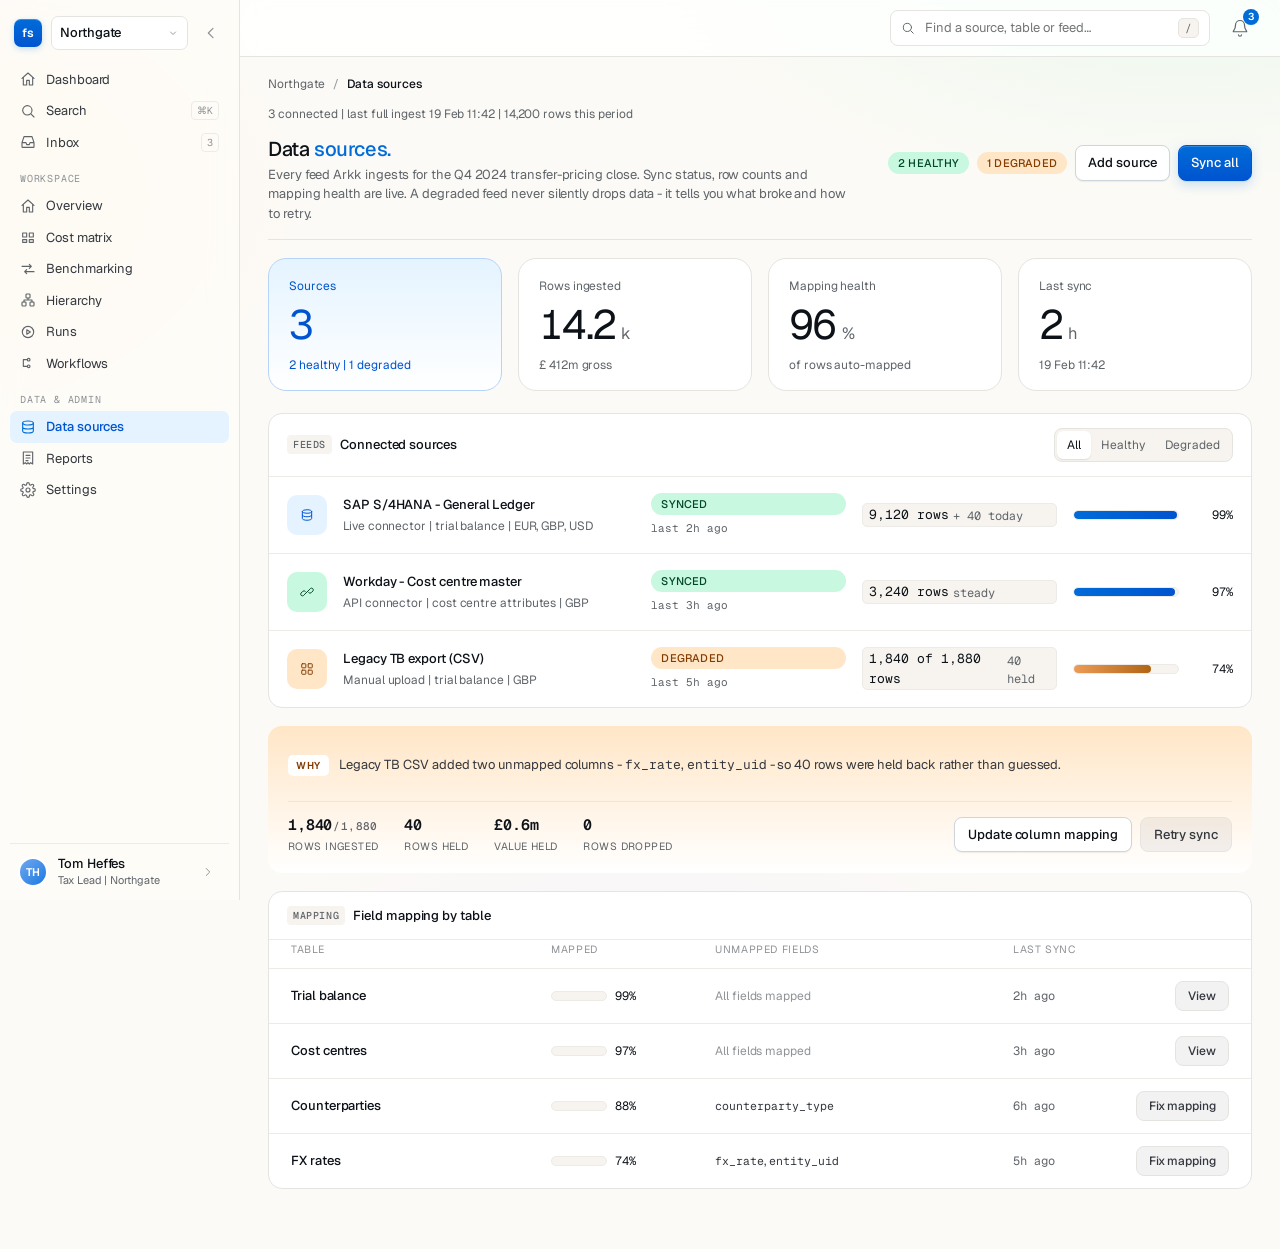
<file: arkk/data-sources.html>
<!doctype html>
<html lang="en">
<head>
<meta charset="utf-8" />
<script>try{if(localStorage.getItem('arkk.nav.collapsed')==='1')document.documentElement.dataset.navCollapsed='1';}catch(e){}</script>
<meta name="viewport" content="width=device-width, initial-scale=1" />
<title>Data sources | Arkk</title>
<link rel="stylesheet" href="shared.css" />
<style>
  /* Chrome reconciliation: left sidebar is the ONE navigation; the topbar
     segmented tab strip duplicated it and is removed. Collapse the topbar
     grid from 3 tracks (nav | search | actions) to 2 (search | actions)
     without touching shared.css (LAW, never edited). */
  .topbar { grid-template-columns: 1fr auto !important; }
</style>
<link rel="stylesheet" href="arkk-nav.css" />
<script defer src="arkk-data.js"></script>
<script defer src="arkk.js"></script>
<script defer src="arkk-nav.js"></script>
<script defer src="arkk-chrome.js"></script>
<style>
  .strip { display: grid; grid-template-columns: repeat(4, 1fr); gap: 16px; margin-bottom: 22px; }

  /* .qr-meta carried over verbatim from exceptions.html (page-local, not in shared.css) */
  .qr-meta { font-size: 12px; color: var(--ink-3); margin-top: 2px; }

  /* Page-local: per-source connection row */
  .src-row {
    display: grid;
    grid-template-columns: 40px 1.5fr 1fr 1fr 160px;
    gap: 16px;
    align-items: center;
    padding: 16px 18px;
    border-bottom: 1px solid var(--line-2);
    transition: background var(--dur-micro) var(--ease-house);
  }
  .src-row:last-child { border-bottom: 0; }
  .src-row:hover { background: var(--bg-3); }
  .src-row .ico-wrap {
    width: 40px; height: 40px; border-radius: 10px;
    display: grid; place-items: center;
    background: var(--brand-soft); color: var(--brand-2);
  }
  .src-row .ico-wrap.mint { background: var(--mint-soft); color: var(--mint-ink); }
  .src-row .ico-wrap.peach { background: var(--peach-soft); color: var(--peach-ink); }
  .src-row .name b { display: block; color: var(--ink); font-weight: 500; font-size: 13px; }
  .src-row .sync { display: flex; flex-direction: column; gap: 5px; }
  .src-row .count { text-align: left; }
  .src-row .count .mono { font-size: 13px; color: var(--ink); }
  .src-row .health .bar-row { grid-template-columns: 1fr 44px; }

  /* ---- Data-sources redesign (client: WHY + mapping sections "too much
     white space, not doing enough"). Two blocks made dense + actionable:
     1) WHY/IMPACT/RECOVERY collapsed into one compact structured card -
        a cause line, impact as labeled stat cells (not a sentence in a
        box), the two recovery actions inline.
     2) The four full-width mapping bars become an informative per-table
        TABLE - table | compact inline meter | unmapped fields named |
        last sync | action per row.
     Same element IDs as before (#degraded-detail #update-mapping-btn
     #retry-sync-btn #map-stub #map-confirm-btn) so arkk.js's existing
     retry/heal/mapping logic and the Wave-2 persistence script below
     keep working untouched. Muted-status law preserved: peach = degraded
     wash only, no colored strokes anywhere. ---- */
  .dd-compact {
    background: linear-gradient(180deg, var(--peach-soft), var(--surface));
    border-radius: var(--r-md);
    padding: 16px 20px 18px;
    margin-top: 18px;
    display: flex; flex-direction: column; gap: 14px;
  }
  .dd-cause-row { display: flex; align-items: baseline; gap: 10px; flex-wrap: wrap; }
  .dd-cause-row .dd-tag {
    flex-shrink: 0;
    font-size: 10px; letter-spacing: 0.06em; text-transform: uppercase;
    font-weight: 600; color: var(--peach-ink);
    padding: 3px 8px; border-radius: 5px; background: var(--surface);
  }
  .dd-cause-row .dd-cause { font-size: 13px; color: var(--ink-2); line-height: 1.5; flex: 1; min-width: 260px; }
  .dd-bottom-row {
    display: flex; align-items: center; justify-content: space-between; gap: 18px; flex-wrap: wrap;
    padding-top: 12px; border-top: 1px solid oklch(0% 0 0 / 0.06);
  }
  .dd-stats { display: flex; gap: 26px; flex-wrap: wrap; }
  .dd-stat { display: flex; flex-direction: column; gap: 2px; }
  .dd-stat b { font-size: 15px; font-weight: 600; color: var(--ink); letter-spacing: -0.01em; font-family: "Geist Mono", monospace; }
  .dd-stat b .u { font-size: 11px; font-weight: 500; color: var(--ink-3); font-family: inherit; margin-left: 1px; }
  .dd-stat span { font-size: 10.5px; color: var(--ink-3); text-transform: uppercase; letter-spacing: 0.04em; }
  .dd-actions-inline { display: flex; gap: 8px; flex-shrink: 0; }

  /* Inline field-mapping stub (Update column mapping) */
  .map-stub { margin-top: 2px; padding: 14px; background: var(--surface); border: 1px solid var(--line); border-radius: 10px; }
  .map-stub .map-row { display: grid; grid-template-columns: 1fr 20px 1fr; align-items: center; gap: 10px; margin-bottom: 10px; font-size: 12px; }
  .map-stub .map-row .arw { color: var(--ink-4); text-align: center; }
  .map-stub .map-actions { display: flex; gap: 8px; margin-top: 4px; }

  /* Field-mapping table (replaces four full-width bars) */
  .map-table { display: flex; flex-direction: column; }
  .map-table-head, .map-table-row {
    display: grid;
    grid-template-columns: 1.3fr 150px 1.5fr 90px 112px;
    align-items: center;
    gap: 14px;
    padding: 12px 22px;
  }
  .map-table-head {
    font-size: 10.5px; text-transform: uppercase; letter-spacing: 0.06em; color: var(--ink-4);
    padding-top: 2px; padding-bottom: 10px;
    border-bottom: 1px solid var(--line-2);
  }
  .map-table-row {
    border-bottom: 1px solid var(--line-2);
    font-size: 13px; color: var(--ink-2);
    transition: background var(--dur-micro) var(--ease-house);
  }
  .map-table-row:last-child { border-bottom: 0; }
  .map-table-row:hover { background: var(--bg-3); }
  .map-table-row .mt-name { color: var(--ink); font-weight: 500; }
  .map-meter { display: flex; align-items: center; gap: 8px; }
  .map-meter .bar-track { width: 56px; }
  .map-meter .mt-pct { font-family: "Geist Mono", monospace; font-size: 12px; color: var(--ink); min-width: 30px; }
  .mt-unmapped { font-size: 12px; color: var(--ink-2); }
  .mt-unmapped .mono { font-size: 11.5px; }
  .mt-unmapped.clean { color: var(--ink-4); }
  .mt-sync { font-size: 12px; color: var(--ink-3); font-family: "Geist Mono", monospace; }
  .mt-action { text-align: right; }
  .mt-action .btn { padding: 5px 12px; font-size: 12px; }

  /* Page-local secondary-action treatment: paired secondary actions
     (Cancel / Back / Reset) must read as buttons, not bare text.
     Neutral low-alpha ink fill, standard hairline, same geometry as the
     adjacent primary. Hover deepens the fill. */
  .btn.soft {
    background: oklch(18% 0.014 254 / 0.05);
    border-color: var(--line);
    color: var(--ink-2);
    box-shadow: none;
  }
  .btn.soft:hover {
    background: oklch(18% 0.014 254 / 0.09);
    border-color: oklch(87% 0.012 254);
    color: var(--ink);
  }
  .btn.soft:focus-visible {
    outline: 2px solid oklch(54% 0.19 254 / 0.3);
    outline-offset: 1px;
  }
</style>
</head>
<body>

<div class="app">

  <!-- Primary (dashboard) navigation -->
  <aside class="sidebar">
    <div class="sidebar-head">
      <div class="logo">fs</div>
      <button class="ws-switch">
        Northgate
        <svg class="ico-xs" viewBox="0 0 24 24" fill="none" stroke="currentColor" stroke-width="1.7" stroke-linecap="round" stroke-linejoin="round"><path d="M7 10l5 5 5-5"/></svg>
      </button>
    </div>
    <div class="sidebar-section">
      <a class="nav-item" href="./">
        <svg class="ico-sm" viewBox="0 0 24 24" fill="none" stroke="currentColor" stroke-width="1.6" stroke-linecap="round" stroke-linejoin="round"><path d="M3 11l9-8 9 8M5 9.5V21h5v-7h4v7h5V9.5"/></svg>
        <span class="nav-label">Dashboard</span>
      </a>
      <a class="nav-item" href="#" data-focus-search>
        <svg class="ico-sm" viewBox="0 0 24 24" fill="none" stroke="currentColor" stroke-width="1.6" stroke-linecap="round" stroke-linejoin="round"><circle cx="11" cy="11" r="7"/><path d="M21 21l-4.3-4.3"/></svg>
        <span class="nav-label">Search</span>
        <span class="count">⌘K</span>
      </a>
      <a class="nav-item" href="#" data-quiet="Inbox">
        <svg class="ico-sm" viewBox="0 0 24 24" fill="none" stroke="currentColor" stroke-width="1.6" stroke-linecap="round" stroke-linejoin="round"><path d="M3 13l3-9h12l3 9v6a1 1 0 0 1-1 1H4a1 1 0 0 1-1-1zM3 13h6l1 3h4l1-3h6"/></svg>
        <span class="nav-label">Inbox</span>
        <span class="count">3</span>
      </a>
    </div>
    <div class="sidebar-section">
      <div class="heading">Workspace</div>
      <a class="nav-item" href="./">
        <svg class="ico-sm" viewBox="0 0 24 24" fill="none" stroke="currentColor" stroke-width="1.6" stroke-linecap="round" stroke-linejoin="round"><path d="M3 11l9-8 9 8M5 9.5V21h5v-7h4v7h5V9.5"/></svg>
        <span class="nav-label">Overview</span>
      </a>
      <a class="nav-item" href="matrix.html">
        <svg class="ico-sm" viewBox="0 0 24 24" fill="none" stroke="currentColor" stroke-width="1.6" stroke-linecap="round" stroke-linejoin="round"><path d="M4 6h6v6H4zM14 6h6v6h-6zM4 16h6v4H4zM14 16h6v4h-6z"/></svg>
        <span class="nav-label">Cost matrix</span>
      </a>
      <a class="nav-item" href="transfer-pricing.html">
        <svg class="ico-sm" viewBox="0 0 24 24" fill="none" stroke="currentColor" stroke-width="1.6" stroke-linecap="round" stroke-linejoin="round"><path d="M3 8h14M14 5l3 3-3 3M21 16H7M10 19l-3-3 3-3"/></svg>
        <span class="nav-label">Benchmarking</span>
      </a>
      <a class="nav-item" href="hierarchy.html">
        <svg class="ico-sm" viewBox="0 0 24 24" fill="none" stroke="currentColor" stroke-width="1.6" stroke-linecap="round" stroke-linejoin="round"><rect x="9" y="3" width="6" height="6" rx="1.3"/><rect x="3" y="15" width="6" height="6" rx="1.3"/><rect x="15" y="15" width="6" height="6" rx="1.3"/><path d="M12 9v3M6 15v-3h12v3"/></svg>
        <span class="nav-label">Hierarchy</span>
      </a>
      <a class="nav-item" href="runs.html">
        <svg class="ico-sm" viewBox="0 0 24 24" fill="none" stroke="currentColor" stroke-width="1.6" stroke-linecap="round" stroke-linejoin="round"><circle cx="12" cy="12" r="8.5"/><path d="M10.2 8.7l5.4 3.3-5.4 3.3z"/></svg>
        <span class="nav-label">Runs</span>
      </a>
      <a class="nav-item" href="workflows.html">
        <svg class="ico-sm" viewBox="0 0 24 24" fill="none" stroke="currentColor" stroke-width="1.6" stroke-linecap="round" stroke-linejoin="round"><path d="M5 7h6m0 0a2 2 0 1 0 4 0 2 2 0 0 0-4 0zM5 17h6m0 0a2 2 0 1 1 4 0 2 2 0 0 1-4 0zM5 7v10"/></svg>
        <span class="nav-label">Workflows</span>
      </a>
    </div>
    <div class="sidebar-section">
      <div class="heading">Data &amp; admin</div>
      <a class="nav-item active" href="data-sources.html">
        <svg class="ico-sm" viewBox="0 0 24 24" fill="none" stroke="currentColor" stroke-width="1.6" stroke-linecap="round" stroke-linejoin="round"><ellipse cx="12" cy="6" rx="8" ry="3"/><path d="M4 6v6c0 1.7 3.6 3 8 3s8-1.3 8-3V6M4 12v6c0 1.7 3.6 3 8 3s8-1.3 8-3v-6"/></svg>
        <span class="nav-label">Data sources</span>
      </a>
      <a class="nav-item" href="reports.html">
        <svg class="ico-sm" viewBox="0 0 24 24" fill="none" stroke="currentColor" stroke-width="1.6" stroke-linecap="round" stroke-linejoin="round"><path d="M5 3h14v18l-3-2-2 2-2-2-2 2-2-2-3 2z"/><path d="M9 8h6M9 12h6M9 16h3"/></svg>
        <span class="nav-label">Reports</span>
      </a>
      <a class="nav-item" href="#" data-quiet="Settings">
        <svg class="ico-sm" viewBox="0 0 24 24" fill="none" stroke="currentColor" stroke-width="1.6" stroke-linecap="round" stroke-linejoin="round"><circle cx="12" cy="12" r="3"/><path d="M19.4 15a1.7 1.7 0 0 0 .4 1.9l.1.1a2 2 0 1 1-2.8 2.8l-.1-.1a1.7 1.7 0 0 0-1.9-.4 1.7 1.7 0 0 0-1 1.5V21a2 2 0 0 1-4 0v-.1a1.7 1.7 0 0 0-1.1-1.5 1.7 1.7 0 0 0-1.9.4l-.1.1a2 2 0 1 1-2.8-2.8l.1-.1a1.7 1.7 0 0 0 .4-1.9 1.7 1.7 0 0 0-1.5-1H3a2 2 0 0 1 0-4h.1a1.7 1.7 0 0 0 1.5-1.1 1.7 1.7 0 0 0-.4-1.9l-.1-.1a2 2 0 1 1 2.8-2.8l.1.1a1.7 1.7 0 0 0 1.9.4H9a1.7 1.7 0 0 0 1-1.5V3a2 2 0 0 1 4 0v.1a1.7 1.7 0 0 0 1 1.5 1.7 1.7 0 0 0 1.9-.4l.1-.1a2 2 0 1 1 2.8 2.8l-.1.1a1.7 1.7 0 0 0-.4 1.9V9a1.7 1.7 0 0 0 1.5 1H21a2 2 0 0 1 0 4h-.1a1.7 1.7 0 0 0-1.5 1z"/></svg>
        <span class="nav-label">Settings</span>
      </a>
    </div>
    <div class="sidebar-foot">
      <div class="user-chip">TH</div>
      <div>
        <div class="nm">Tom Heffes</div>
        <div class="rl">Tax Lead | Northgate</div>
      </div>
      <a class="more" href="#" data-quiet="Account menu" title="Account menu">
        <svg class="ico-sm" viewBox="0 0 24 24" fill="none" stroke="currentColor" stroke-width="1.7" stroke-linecap="round" stroke-linejoin="round"><path d="M9 6l6 6-6 6"/></svg>
      </a>
    </div>
  </aside>

  <!-- Icon rail (legacy, hidden) -->
  <aside class="rail" aria-label="Workspace">
    <div class="logo">fs</div>
    <nav class="nav">
      <a href="./" class="item" title="Overview"><svg class="ico" viewBox="0 0 24 24"><path d="M3 12l9-9 9 9M5 10v10h14V10"/></svg></a>
      <a href="matrix.html" class="item" title="Cost matrix"><svg class="ico" viewBox="0 0 24 24"><path d="M4 6h6v6H4zM14 6h6v6h-6zM4 16h6v4H4zM14 16h6v4h-6z"/></svg></a>
      <a href="hierarchy.html" class="item" title="Hierarchy"><svg class="ico" viewBox="0 0 24 24"><rect x="9" y="3" width="6" height="6" rx="1.3"/><rect x="3" y="15" width="6" height="6" rx="1.3"/><rect x="15" y="15" width="6" height="6" rx="1.3"/><path d="M12 9v3M6 15v-3h12v3"/></svg></a>
      <a href="runs.html" class="item" title="Runs"><svg class="ico" viewBox="0 0 24 24"><circle cx="12" cy="12" r="8.5"/><path d="M10.2 8.7l5.4 3.3-5.4 3.3z"/></svg></a>
      <a href="workflows.html" class="item" title="Workflows"><svg class="ico" viewBox="0 0 24 24"><path d="M5 7h6m0 0a2 2 0 1 0 4 0 2 2 0 0 0-4 0zM5 17h6m0 0a2 2 0 1 1 4 0 2 2 0 0 1-4 0zM5 7v10"/></svg></a>
    </nav>
    <div class="spacer"></div>
    <a href="#" class="item" style="width: 40px; height: 40px;" title="Help" data-quiet="Help"><svg class="ico" viewBox="0 0 24 24"><circle cx="12" cy="12" r="9"/><path d="M9.5 9.5a2.5 2.5 0 1 1 3.5 2.3c-.7.3-1 .8-1 1.4v.3M12 17h.01"/></svg></a>
    <a href="#" class="item" style="width: 40px; height: 40px;" title="Settings" data-quiet="Settings"><svg class="ico" viewBox="0 0 24 24"><circle cx="12" cy="12" r="3"/><path d="M19.4 15a1.7 1.7 0 0 0 .4 1.9l.1.1a2 2 0 1 1-2.8 2.8l-.1-.1a1.7 1.7 0 0 0-1.9-.4 1.7 1.7 0 0 0-1 1.5V21a2 2 0 0 1-4 0v-.1a1.7 1.7 0 0 0-1.1-1.5 1.7 1.7 0 0 0-1.9.4l-.1.1a2 2 0 1 1-2.8-2.8l.1-.1a1.7 1.7 0 0 0 .4-1.9 1.7 1.7 0 0 0-1.5-1H3a2 2 0 0 1 0-4h.1a1.7 1.7 0 0 0 1.5-1.1 1.7 1.7 0 0 0-.4-1.9l-.1-.1a2 2 0 1 1 2.8-2.8l.1.1a1.7 1.7 0 0 0 1.9.4H9a1.7 1.7 0 0 0 1-1.5V3a2 2 0 0 1 4 0v.1a1.7 1.7 0 0 0 1 1.5 1.7 1.7 0 0 0 1.9-.4l.1-.1a2 2 0 1 1 2.8 2.8l-.1.1a1.7 1.7 0 0 0-.4 1.9V9a1.7 1.7 0 0 0 1.5 1H21a2 2 0 0 1 0 4h-.1a1.7 1.7 0 0 0-1.5 1z"/></svg></a>
    <div class="me" title="Tom Heffes">TH</div>
  </aside>

  <main class="main">

    <!-- Topbar -->
    <div class="topbar">
      <div class="brand-block">
        <div class="logo">fs</div>
        <button class="ws-switch">Northgate <svg class="ico-xs" viewBox="0 0 24 24" fill="none" stroke="currentColor" stroke-width="1.7" stroke-linecap="round" stroke-linejoin="round"><path d="M7 10l5 5 5-5"/></svg></button>
      </div>
      <div class="search">
        <svg class="ico-sm" viewBox="0 0 24 24"><circle cx="11" cy="11" r="7"/><path d="M21 21l-4.3-4.3"/></svg>
        <input placeholder="Find a source, table or feed…" />
        <span class="kbd">/</span>
      </div>
      <div class="top-actions">
        <button class="icon-btn" title="Notifications"><svg class="ico" viewBox="0 0 24 24"><path d="M6 8a6 6 0 1 1 12 0c0 7 3 7 3 9H3c0-2 3-2 3-9zM10 21a2 2 0 0 0 4 0"/></svg></button>
        <div class="user-chip" title="Tom Heffes">TH</div>
      </div>
    </div>

    <div class="page">

      <nav class="crumbs">
        <a href="./">Northgate</a>
        <span class="sep">/</span>
        <span class="here">Data sources</span>
      </nav>

      <!-- Header -->
      <div class="page-head" data-reveal>
        <div>
          <div class="page-eyebrow">
            <span>3 connected | last full ingest 19 Feb 11:42 | 14,200 rows this period</span>
          </div>
          <h1 class="page-title">Data <em>sources.</em></h1>
          <p class="page-sub">Every feed Arkk ingests for the Q4 2024 transfer-pricing close. Sync status, row counts and mapping health are live. A degraded feed never silently drops data - it tells you what broke and how to retry.</p>
        </div>
        <div class="page-meta">
          <span class="status-pill done"><span class="dot"></span> 2 healthy</span>
          <span class="status-pill warn"><span class="dot"></span> 1 degraded</span>
          <button class="btn" id="ds-addsource-btn">Add source</button>
          <button class="btn primary" data-commit id="ds-syncall-btn">Sync all</button>
        </div>
      </div>

      <!-- Stat strip -->
      <div class="strip" data-reveal>
        <div class="score-card" style="border-color: var(--peach-line); background: linear-gradient(180deg, var(--peach-soft), var(--surface));">
          <div class="label" style="color: var(--peach-ink);">Sources</div>
          <div class="v" style="color: var(--peach-ink);" data-count="3"></div>
          <div class="sub" style="color: var(--peach-ink);">2 healthy | 1 degraded</div>
        </div>
        <div class="score-card">
          <div class="label">Rows ingested</div>
          <div class="v" data-count="14.2" data-count-decimals="1"><span class="unit">k</span></div>
          <div class="sub">£ 412m gross</div>
        </div>
        <div class="score-card">
          <div class="label">Mapping health</div>
          <div class="v" data-count="96"><span class="unit">%</span></div>
          <div class="sub">of rows auto-mapped</div>
        </div>
        <div class="score-card">
          <div class="label">Last sync</div>
          <div class="v" data-count="2"><span class="unit">h</span></div>
          <div class="sub">19 Feb 11:42</div>
        </div>
      </div>

      <!-- Connections list -->
      <div class="card flush" data-reveal style="margin-bottom: 18px;" id="ds-feeds-card">
        <div class="card-head">
          <div class="card-title"><span class="num-badge">FEEDS</span> Connected sources</div>
          <div class="seg" id="ds-health-seg">
            <button class="on">All</button>
            <button>Healthy</button>
            <button>Degraded</button>
          </div>
        </div>
        <div id="ds-add-form-slot"></div>

        <div class="src-row" data-source="sap">
          <span class="ico-wrap"><svg class="ico-sm" viewBox="0 0 24 24" fill="none" stroke="currentColor" stroke-width="1.6" stroke-linecap="round" stroke-linejoin="round"><ellipse cx="12" cy="6" rx="8" ry="3"/><path d="M4 6v6c0 1.7 3.6 3 8 3s8-1.3 8-3V6M4 12v6c0 1.7 3.6 3 8 3s8-1.3 8-3v-6"/></svg></span>
          <div class="name">
            <b>SAP S/4HANA - General Ledger</b>
            <div class="qr-meta">Live connector | trial balance | EUR, GBP, USD</div>
          </div>
          <div class="sync">
            <span class="status-pill done"><span class="dot"></span> Synced</span>
            <span class="mono" style="font-size: 11px; color: var(--ink-3);">last 2h ago</span>
          </div>
          <div class="count">
            <div class="mono">9,120 rows</div>
            <div class="qr-meta">+ 40 today</div>
          </div>
          <div class="health">
            <div class="bar-row"><div class="bar-track"><div class="bar-fill" data-to="99%" style="width: 0%;"></div></div><span class="val">99%</span></div>
          </div>
        </div>

        <div class="src-row" data-source="workday">
          <span class="ico-wrap mint"><svg class="ico-sm" viewBox="0 0 24 24" fill="none" stroke="currentColor" stroke-width="1.6" stroke-linecap="round" stroke-linejoin="round"><path d="M9 15l6-6M8 16l-2 2a3 3 0 0 1-4.2-4.2l3-3a3 3 0 0 1 4.2 0M16 8l2-2a3 3 0 0 1 4.2 4.2l-3 3a3 3 0 0 1-4.2 0"/></svg></span>
          <div class="name">
            <b>Workday - Cost centre master</b>
            <div class="qr-meta">API connector | cost centre attributes | GBP</div>
          </div>
          <div class="sync">
            <span class="status-pill done"><span class="dot"></span> Synced</span>
            <span class="mono" style="font-size: 11px; color: var(--ink-3);">last 3h ago</span>
          </div>
          <div class="count">
            <div class="mono">3,240 rows</div>
            <div class="qr-meta">steady</div>
          </div>
          <div class="health">
            <div class="bar-row"><div class="bar-track"><div class="bar-fill" data-to="97%" style="width: 0%;"></div></div><span class="val">97%</span></div>
          </div>
        </div>

        <div class="src-row" data-source="legacy-csv">
          <span class="ico-wrap peach"><svg class="ico-sm" viewBox="0 0 24 24" fill="none" stroke="currentColor" stroke-width="1.6" stroke-linecap="round" stroke-linejoin="round"><rect x="3" y="3" width="7" height="7" rx="1"/><rect x="14" y="3" width="7" height="7" rx="1"/><rect x="3" y="14" width="7" height="7" rx="1"/><rect x="14" y="14" width="7" height="7" rx="1"/></svg></span>
          <div class="name">
            <b>Legacy TB export (CSV)</b>
            <div class="qr-meta">Manual upload | trial balance | GBP</div>
          </div>
          <div class="sync">
            <span class="status-pill warn"><span class="dot"></span> Degraded</span>
            <span class="mono" style="font-size: 11px; color: var(--ink-3);">last 5h ago</span>
          </div>
          <div class="count">
            <div class="mono">1,840 of 1,880 rows</div>
            <div class="qr-meta">40 held</div>
          </div>
          <div class="health">
            <div class="bar-row"><div class="bar-track"><div class="bar-fill peach" data-to="74%" style="width: 0%;"></div></div><span class="val">74%</span></div>
          </div>
        </div>
      </div>

      <!-- Degraded source - graceful-failure treatment. Redesigned per
           client feedback: WHY + IMPACT + RECOVERY compressed into one
           dense, structured card - a cause line, impact as labeled stat
           cells (not a sentence in a box), the two actions inline. -->
      <div class="dd-compact" id="degraded-detail" data-reveal>
        <div class="dd-cause-row">
          <span class="dd-tag">Why</span>
          <p class="dd-cause">Legacy TB CSV added two unmapped columns - <span class="mono">fx_rate</span>, <span class="mono">entity_uid</span> - so 40 rows were held back rather than guessed.</p>
        </div>
        <div class="dd-bottom-row">
          <div class="dd-stats">
            <div class="dd-stat"><b>1,840<span class="u">/1,880</span></b><span>rows ingested</span></div>
            <div class="dd-stat"><b>40</b><span>rows held</span></div>
            <div class="dd-stat"><b>£0.6m</b><span>value held</span></div>
            <div class="dd-stat"><b>0</b><span>rows dropped</span></div>
          </div>
          <div class="dd-actions-inline">
            <button class="btn" id="update-mapping-btn" type="button">Update column mapping</button>
            <button class="btn soft" id="retry-sync-btn" data-commit type="button">Retry sync</button>
          </div>
        </div>
        <div class="map-stub" id="map-stub" style="display: none;">
          <div class="map-row">
            <span>fx_rate</span>
            <span class="arw">→</span>
            <div class="select">FX rate (period-close)</div>
          </div>
          <div class="map-row">
            <span>entity_uid</span>
            <span class="arw">→</span>
            <div class="select">Entity unique id</div>
          </div>
          <div class="map-actions">
            <button class="btn primary" id="map-confirm-btn" type="button">Save mapping &amp; re-import</button>
          </div>
        </div>
      </div>

      <!-- Field-mapping health - redesigned per client feedback: an
           informative per-table mapping TABLE instead of four full-width
           bars sitting in dead space. -->
      <div class="card flush" data-reveal style="margin-top: 18px;">
        <div class="card-head">
          <div class="card-title"><span class="num-badge">MAPPING</span> Field mapping by table</div>
        </div>
        <div class="map-table" id="map-table">
          <div class="map-table-head">
            <span>Table</span>
            <span>Mapped</span>
            <span>Unmapped fields</span>
            <span>Last sync</span>
            <span></span>
          </div>
          <div class="map-table-row" data-mt="trial-balance">
            <span class="mt-name">Trial balance</span>
            <span class="map-meter bar-row"><span class="bar-track"><span class="bar-fill" data-to="99%" style="width: 0%;"></span></span><span class="mt-pct">99%</span></span>
            <span class="mt-unmapped clean">All fields mapped</span>
            <span class="mt-sync">2h ago</span>
            <span class="mt-action"><button class="btn soft" type="button" data-mt-action="trial-balance">View</button></span>
          </div>
          <div class="map-table-row" data-mt="cost-centres">
            <span class="mt-name">Cost centres</span>
            <span class="map-meter bar-row"><span class="bar-track"><span class="bar-fill" data-to="97%" style="width: 0%;"></span></span><span class="mt-pct">97%</span></span>
            <span class="mt-unmapped clean">All fields mapped</span>
            <span class="mt-sync">3h ago</span>
            <span class="mt-action"><button class="btn soft" type="button" data-mt-action="cost-centres">View</button></span>
          </div>
          <div class="map-table-row" data-mt="counterparties">
            <span class="mt-name">Counterparties</span>
            <span class="map-meter bar-row"><span class="bar-track"><span class="bar-fill" data-to="88%" style="width: 0%;"></span></span><span class="mt-pct">88%</span></span>
            <span class="mt-unmapped"><span class="mono">counterparty_type</span></span>
            <span class="mt-sync">6h ago</span>
            <span class="mt-action"><button class="btn soft" type="button" data-mt-action="counterparties">Fix mapping</button></span>
          </div>
          <div class="map-table-row" data-mt="fx-rates">
            <span class="mt-name">FX rates</span>
            <span class="map-meter bar-row"><span class="bar-track"><span class="bar-fill peach" data-to="74%" style="width: 0%;"></span></span><span class="mt-pct">74%</span></span>
            <span class="mt-unmapped"><span class="mono">fx_rate</span>, <span class="mono">entity_uid</span></span>
            <span class="mt-sync">5h ago</span>
            <span class="mt-action"><button class="btn soft" type="button" id="map-table-fix-btn" data-mt-action="fx-rates">Fix mapping</button></span>
          </div>
        </div>
      </div>

    </div>
  </main>
</div>

<!-- =====================================================================
     WAVE 2 - page-unique behaviour (Sync all, Add source, health filter,
     persistence). Additive: layers on top of arkk.js's existing
     initDataSources (retry-sync-btn / map-confirm-btn real logic) rather
     than duplicating it - no shared file touched, no arkk.js edit.
     ===================================================================== -->
<script>
document.addEventListener('DOMContentLoaded', function () {
  'use strict';
  if (!window.Arkk) return;
  var el = Arkk.el, clear = Arkk.clear, icon = Arkk.icon;

  var store = Arkk.store('arkk.sources.v1', function () { return { byId: {}, added: [] }; });

  function setPill(row, healthy, label) {
    var pill = row.querySelector('.sync .status-pill');
    if (!pill) return;
    clear(pill);
    pill.className = 'status-pill ' + (healthy ? 'done' : 'warn');
    pill.appendChild(el('span', { cls: 'dot' }));
    pill.appendChild(document.createTextNode(label));
  }
  function setLastSync(row, text) {
    var meta = row.querySelector('.sync .mono');
    if (meta) meta.textContent = text;
  }
  function healDegradedRow(row) {
    setPill(row, true, 'Synced');
    setLastSync(row, 'last just now');
    var countEl = row.querySelector('.count .mono');
    if (countEl) countEl.textContent = '1,880 rows';
    var countMeta = row.querySelector('.count .qr-meta');
    if (countMeta) countMeta.textContent = '0 held';
    var healthFill = row.querySelector('.bar-fill');
    if (healthFill) { healthFill.classList.remove('peach'); healthFill.style.transition = 'none'; healthFill.style.width = '99%'; healthFill.setAttribute('data-to', '99%'); }
    var healthPct = row.querySelector('.health .val');
    if (healthPct) healthPct.textContent = '99%';
    var degradedDetail = document.getElementById('degraded-detail');
    if (degradedDetail) degradedDetail.style.display = 'none';
  }
  function persistRow(key, patch) {
    var s = store.get();
    if (!s.byId) s.byId = {};
    s.byId[key] = Object.assign({}, s.byId[key] || {}, patch);
    store.set(s, true);
  }
  function sourceRows() { return document.querySelectorAll('.src-row[data-source]'); }

  /* ---- Field-mapping table (redesign): the FX rates row is fed by the
     same Legacy TB CSV feed as the degraded-source card above, so heal it
     in lockstep with retry/save - same visual outcome, one source of
     truth, no "healed everywhere except this new table" gap. ---- */
  function healMapTableFxRow() {
    var row = document.querySelector('.map-table-row[data-mt="fx-rates"]');
    if (!row) return;
    var fill = row.querySelector('.bar-fill');
    if (fill) { fill.classList.remove('peach'); fill.style.transition = 'none'; fill.style.width = '99%'; fill.setAttribute('data-to', '99%'); }
    var pct = row.querySelector('.mt-pct');
    if (pct) pct.textContent = '99%';
    var unmapped = row.querySelector('.mt-unmapped');
    if (unmapped) { clear(unmapped); unmapped.classList.add('clean'); unmapped.appendChild(document.createTextNode('All fields mapped')); }
    var sync = row.querySelector('.mt-sync');
    if (sync) sync.textContent = 'just now';
    var actionBtn = row.querySelector('[data-mt-action]');
    if (actionBtn) { actionBtn.textContent = 'View'; actionBtn.id = ''; }
  }

  /* ---- restore persisted health from a prior session - the gap Wave 1
     left open ("once per load" retry/mapping). ---- */
  var initState = store.get();
  Array.prototype.forEach.call(sourceRows(), function (row) {
    var key = row.dataset.source;
    var saved = initState.byId && initState.byId[key];
    if (saved && saved.healthy && row.querySelector('.sync .status-pill.warn')) healDegradedRow(row);
  });
  if (initState.byId && initState.byId['legacy-csv'] && initState.byId['legacy-csv'].healthy) healMapTableFxRow();
  (initState.added || []).forEach(function (entry) { addSourceRow(entry, true); });

  /* ---- keep persistence in sync with arkk.js's own real retry / mapping
     flows (additional listeners on the same elements - additive, does not
     replace initDataSources' own handlers). ---- */
  var retryBtn = document.getElementById('retry-sync-btn');
  if (retryBtn) retryBtn.addEventListener('click', function () {
    setTimeout(function () { persistRow('legacy-csv', { healthy: true, syncedAt: Date.now() }); healMapTableFxRow(); }, Arkk.reduce ? 0 : 2000);
  });
  var mapConfirmBtn = document.getElementById('map-confirm-btn');
  if (mapConfirmBtn) mapConfirmBtn.addEventListener('click', function () {
    persistRow('legacy-csv', { healthy: true, syncedAt: Date.now() });
    healMapTableFxRow();
  });

  /* ---- Field-mapping table row actions - every row does something real
     on click, never a dead button. "Fix mapping" on the degraded FX rates
     row opens the same column-mapping stub as the card above (single
     source of truth); every other row surfaces its own mapping detail. ---- */
  var mtMessages = {
    'trial-balance': 'Trial balance | 99% mapped, all fields resolved.',
    'cost-centres': 'Cost centres | 97% mapped, all fields resolved.',
    'counterparties': 'Counterparties | 88% mapped - counterparty_type is unmapped, low impact.'
  };
  Array.prototype.forEach.call(document.querySelectorAll('[data-mt-action]'), function (btn) {
    btn.addEventListener('click', function () {
      var key = btn.getAttribute('data-mt-action');
      if (key === 'fx-rates') {
        var mapBtn = document.getElementById('update-mapping-btn');
        var card = document.getElementById('degraded-detail');
        if (card) card.scrollIntoView({ behavior: Arkk.reduce ? 'auto' : 'smooth', block: 'center' });
        if (mapBtn) mapBtn.click();
        return;
      }
      if (mtMessages[key]) Arkk.toast(mtMessages[key]);
    });
  });

  /* ---- Sync all: staggers each row 400ms apart, heals the degraded one
     via the same visual outcome as a real retry, persists every row. ---- */
  var syncAllBtn = document.getElementById('ds-syncall-btn');
  if (syncAllBtn) {
    syncAllBtn.addEventListener('click', function () {
      if (syncAllBtn.dataset.running === '1') return;
      syncAllBtn.dataset.running = '1';
      Arkk.commit(syncAllBtn);
      var prevLabel = syncAllBtn.textContent;
      syncAllBtn.disabled = true;
      syncAllBtn.textContent = 'Syncing…';
      var list = Array.prototype.slice.call(sourceRows());
      list.forEach(function (row, i) {
        setTimeout(function () {
          var key = row.dataset.source;
          if (row.querySelector('.sync .status-pill.warn')) healDegradedRow(row);
          else setLastSync(row, 'last just now');
          persistRow(key, { healthy: true, syncedAt: Date.now() });
        }, Arkk.reduce ? 0 : (i + 1) * 400);
      });
      setTimeout(function () {
        syncAllBtn.disabled = false;
        syncAllBtn.textContent = prevLabel;
        delete syncAllBtn.dataset.running;
        Arkk.activity.log({ kind: 'export', title: 'Synced ' + list.length + ' sources', href: 'data-sources.html' });
        Arkk.toast('Synced ' + list.length + ' sources.');
      }, Arkk.reduce ? 0 : (list.length + 1) * 400);
    });
  }

  /* ---- Health filter seg (All / Healthy / Degraded) - re-queries rows
     live each click so it keeps working after Add source appends more. ---- */
  var segBtns = document.querySelectorAll('#ds-health-seg button');
  Array.prototype.forEach.call(segBtns, function (btn, i) {
    btn.addEventListener('click', function () {
      Array.prototype.forEach.call(segBtns, function (b) { b.classList.remove('on'); });
      btn.classList.add('on');
      var mode = i === 0 ? 'all' : (i === 1 ? 'healthy' : 'degraded');
      Array.prototype.forEach.call(sourceRows(), function (row) {
        var healthy = !!row.querySelector('.sync .status-pill.done');
        row.style.display = (mode === 'all' || (mode === 'healthy') === healthy) ? '' : 'none';
      });
    });
  });

  /* ---- Add source: inline form -> real row, persisted, reversible via
     Remove (shown on hover so the static grid stays clean at rest). ---- */
  function addSourceRow(entry, skipPersist) {
    var row = el('div', { cls: 'src-row', style: 'position:relative;' });
    row.dataset.source = entry.id;
    var icoWrap = el('span', { cls: 'ico-wrap mint' });
    icoWrap.appendChild(icon('M4 7h16M4 12h16M4 17h10', { cls: 'ico-sm' }));
    row.appendChild(icoWrap);
    var nameWrap = el('div', { cls: 'name' });
    nameWrap.appendChild(el('b', { text: entry.name }));
    nameWrap.appendChild(el('div', { cls: 'qr-meta', text: entry.type + ' connector | added just now' }));
    row.appendChild(nameWrap);
    var sync = el('div', { cls: 'sync' });
    var pill = el('span', { cls: 'status-pill done' });
    pill.appendChild(el('span', { cls: 'dot' }));
    pill.appendChild(document.createTextNode('Synced'));
    sync.appendChild(pill);
    sync.appendChild(el('span', { cls: 'mono', text: 'last just now', style: 'font-size: 11px; color: var(--ink-3);' }));
    row.appendChild(sync);
    var count = el('div', { cls: 'count' });
    count.appendChild(el('div', { cls: 'mono', text: '0 rows' }));
    count.appendChild(el('div', { cls: 'qr-meta', text: 'awaiting first sync' }));
    row.appendChild(count);
    var health = el('div', { cls: 'health' });
    var barRow = el('div', { cls: 'bar-row' });
    var track = el('div', { cls: 'bar-track' });
    var fill = el('div', { cls: 'bar-fill', style: 'width:0%;' });
    fill.setAttribute('data-to', '0%');
    track.appendChild(fill);
    barRow.appendChild(track);
    barRow.appendChild(el('span', { cls: 'val', text: '0%' }));
    health.appendChild(barRow);
    row.appendChild(health);
    var removeBtn = el('button', {
      cls: 'btn ghost', type: 'button', text: 'Remove',
      style: 'position:absolute; right:16px; top:50%; transform:translateY(-50%); padding:4px 10px; font-size:11px; display:none;'
    });
    row.appendChild(removeBtn);
    row.addEventListener('mouseenter', function () { removeBtn.style.display = ''; });
    row.addEventListener('mouseleave', function () { removeBtn.style.display = 'none'; });
    removeBtn.addEventListener('click', function (e) {
      e.stopPropagation();
      row.remove();
      var s = store.get();
      s.added = (s.added || []).filter(function (a) { return a.id !== entry.id; });
      store.set(s, true);
      Arkk.toast('Removed ' + entry.name + '.');
    });
    document.getElementById('ds-feeds-card').appendChild(row);
    if (!skipPersist) {
      var s2 = store.get();
      if (!Array.isArray(s2.added)) s2.added = [];
      s2.added.push(entry);
      store.set(s2, true);
    }
    return row;
  }

  var addBtn = document.getElementById('ds-addsource-btn');
  var formSlot = document.getElementById('ds-add-form-slot');
  var TYPES = ['SAP', 'Workday', 'CSV', 'API'];
  var formOpen = false;
  function buildAddForm() {
    var wrap = el('div', { style: 'display:flex; align-items:flex-end; gap:10px; padding:14px 22px; border-bottom:1px solid var(--line-2); background:var(--bg-3); flex-wrap:wrap;' });
    var nameField = el('div', { style: 'display:flex; flex-direction:column; gap:4px; flex:1; min-width:200px;' });
    nameField.appendChild(el('label', { text: 'Source name', style: 'font-size:11px; color:var(--ink-3); text-transform:uppercase; letter-spacing:0.05em;' }));
    var nameInput = el('input', { attrs: { type: 'text', placeholder: 'e.g. NetSuite - Intercompany ledger' }, style: 'padding:8px 10px; border:1px solid var(--line); border-radius:8px; font-size:13px; background:var(--surface); color:var(--ink);' });
    nameField.appendChild(nameInput);
    var typeField = el('div', { style: 'display:flex; flex-direction:column; gap:4px;' });
    typeField.appendChild(el('label', { text: 'Type', style: 'font-size:11px; color:var(--ink-3); text-transform:uppercase; letter-spacing:0.05em;' }));
    var typeSelect = el('select', { style: 'padding:8px 10px; border:1px solid var(--line); border-radius:8px; font-size:13px; background:var(--surface); color:var(--ink);' });
    TYPES.forEach(function (t) { var o = el('option', { text: t }); o.value = t; typeSelect.appendChild(o); });
    typeField.appendChild(typeSelect);
    var actions = el('div', { style: 'display:flex; gap:8px;' });
    var cancelBtn = el('button', { cls: 'btn soft', type: 'button', text: 'Cancel' });
    var addConfirmBtn = el('button', { cls: 'btn primary', type: 'button', text: 'Add source' });
    actions.appendChild(cancelBtn); actions.appendChild(addConfirmBtn);
    wrap.appendChild(nameField); wrap.appendChild(typeField); wrap.appendChild(actions);

    cancelBtn.addEventListener('click', closeForm);
    addConfirmBtn.addEventListener('click', function () {
      var name = nameInput.value.trim();
      if (!name) { nameInput.focus(); return; }
      var entry = { id: 'added-' + Date.now(), name: name, type: typeSelect.value };
      Arkk.commit(addConfirmBtn);
      addSourceRow(entry, false);
      Arkk.activity.log({ kind: 'export', title: 'Added data source: ' + name, href: 'data-sources.html' });
      Arkk.toast('Added ' + name + '.');
      closeForm();
    });
    return wrap;
  }
  function closeForm() {
    clear(formSlot);
    formOpen = false;
    if (addBtn) addBtn.textContent = 'Add source';
  }
  if (addBtn && formSlot) {
    addBtn.addEventListener('click', function () {
      if (formOpen) { closeForm(); return; }
      formOpen = true;
      addBtn.textContent = 'Close';
      clear(formSlot);
      var form = buildAddForm();
      formSlot.appendChild(form);
      var input = form.querySelector('input');
      if (input) input.focus();
    });
  }
});
</script>
</body>
</html>
</file>
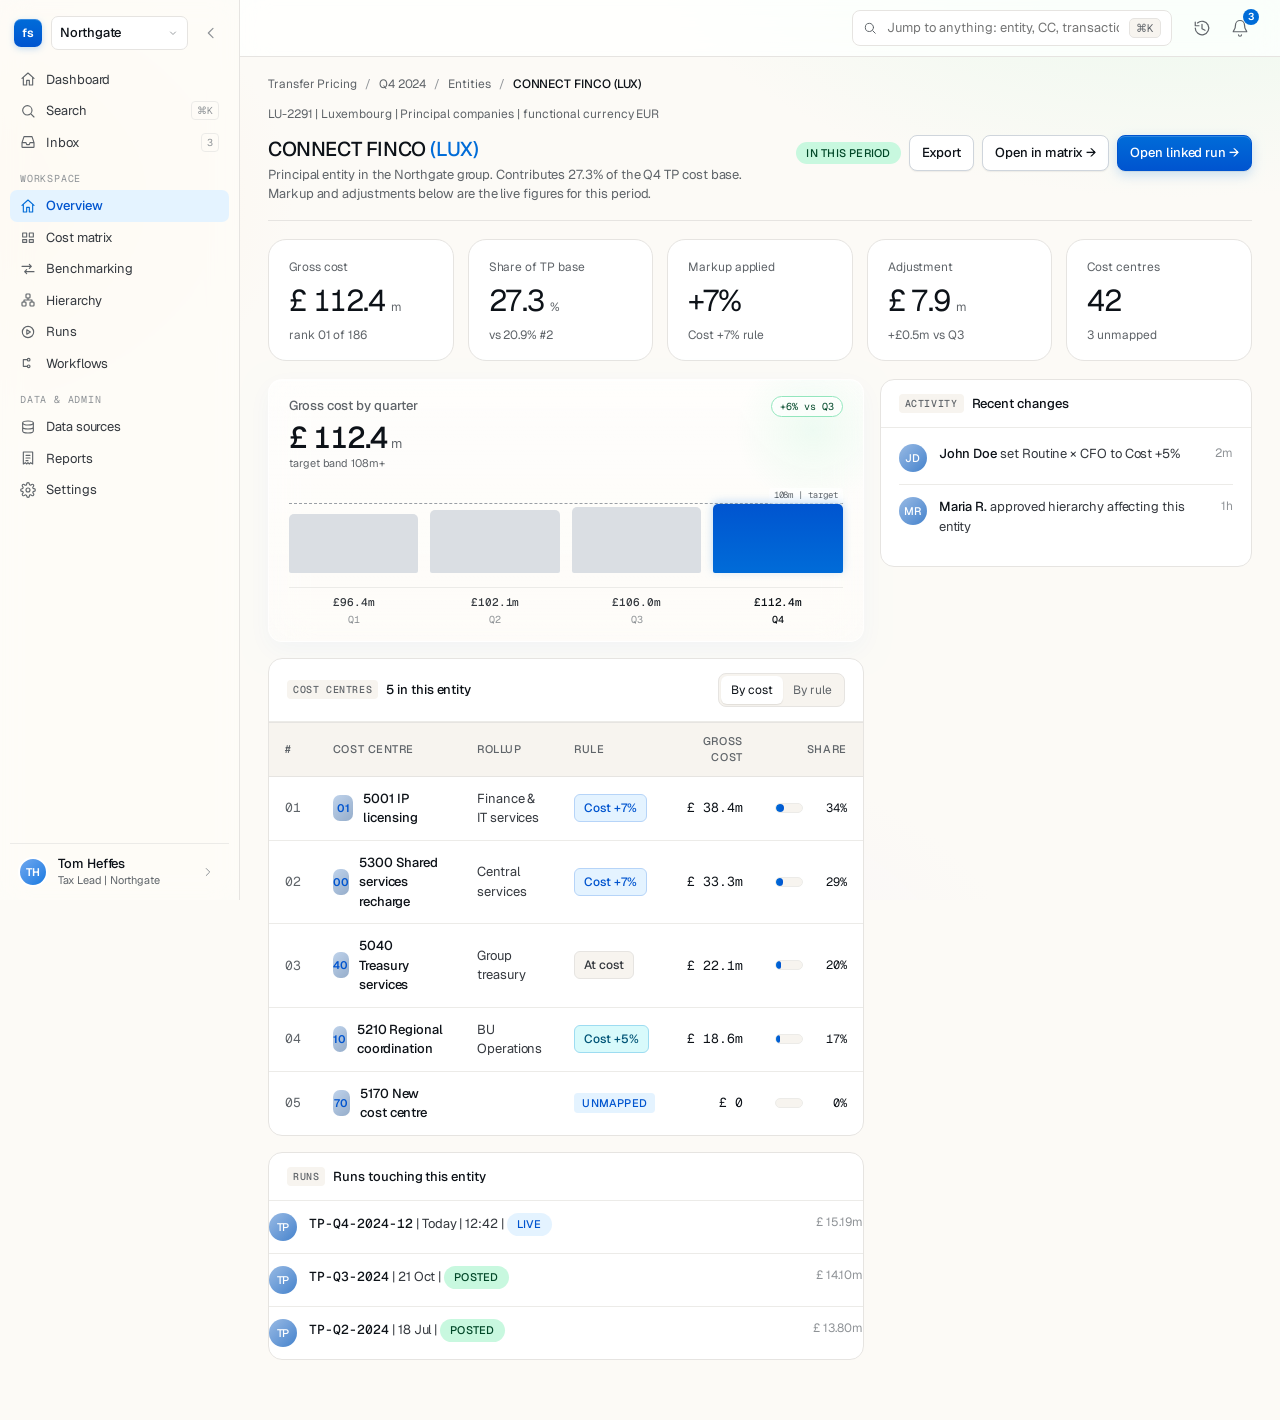
<file: arkk/entity.html>
<!doctype html>
<html lang="en">
<head>
<meta charset="utf-8" />
<script>try{if(localStorage.getItem('arkk.nav.collapsed')==='1')document.documentElement.dataset.navCollapsed='1';}catch(e){}</script>
<meta name="viewport" content="width=device-width, initial-scale=1" />
<title>Entity | Arkk Transfer Pricing</title>
<link rel="stylesheet" href="shared.css" />
<style>
  /* Chrome reconciliation: left sidebar is the ONE navigation; the topbar
     segmented tab strip duplicated it and is removed. Collapse the topbar
     grid from 3 tracks (nav | search | actions) to 2 (search | actions)
     without touching shared.css (LAW, never edited). */
  .topbar { grid-template-columns: 1fr auto !important; }
</style>
<link rel="stylesheet" href="arkk-nav.css" />
<script defer src="arkk-data.js"></script>
<script defer src="arkk.js"></script>
<script defer src="arkk-nav.js"></script>
<script defer src="arkk-chrome.js"></script>
<style>
  /* --- Carried over from index.html (not in shared.css): the metric-card family --- */
  .metric-card {
    background: linear-gradient(180deg, oklch(100% 0 0 / 0.7), oklch(100% 0 0 / 0.4));
    backdrop-filter: saturate(160%) blur(20px);
    -webkit-backdrop-filter: saturate(160%) blur(20px);
    border: 1px solid oklch(100% 0 0 / 0.6);
    border-radius: 14px;
    padding: 16px 20px 14px;
    display: flex; flex-direction: column;
    gap: 4px;
    position: relative;
    overflow: hidden;
    box-shadow:
      inset 0 1px 0 oklch(100% 0 0 / 0.5),
      0 8px 24px oklch(54% 0.19 254 / 0.04);
  }
  .metric-card::before {
    content: ""; position: absolute; right: -60px; top: -60px;
    width: 220px; height: 220px; border-radius: 50%;
    background: radial-gradient(closest-side, oklch(94% 0.05 162 / 0.35), transparent 70%);
    pointer-events: none;
  }
  .metric-card > * { position: relative; }
  .m-head { display: flex; align-items: center; justify-content: space-between; gap: 8px; }
  .m-label { display: inline-flex; align-items: center; gap: 7px; font-size: 13px; color: var(--ink-3); font-weight: 500; }
  .m-delta {
    display: inline-flex; align-items: center;
    padding: 2px 8px;
    font-family: "Geist Mono", monospace; font-size: 10px;
    border-radius: 999px;
    background: oklch(100% 0 0 / 0.6);
    border: 1px solid var(--mint-line);
    color: var(--mint-ink);
    box-shadow: inset 0 1px 0 oklch(100% 0 0 / 0.5);
  }
  .m-value {
    font-family: "Geist", sans-serif; font-size: 30px; line-height: 1; letter-spacing: -0.03em;
    font-weight: 500; color: var(--ink);
    display: flex; align-items: baseline; gap: 4px; margin-top: 2px;
    font-feature-settings: "tnum";
  }
  .m-value .m-unit { font-size: 13px; color: var(--ink-3); font-weight: 400; letter-spacing: 0; }
  .m-meta { font-size: 11px; color: var(--ink-3); margin-top: -2px; }
  .m-chart { margin-top: 14px; flex: 1; min-height: 130px; display: flex; flex-direction: column; gap: 8px; }
  .m-bars {
    flex: 1; position: relative; display: grid; grid-template-columns: repeat(4, 1fr);
    gap: 12px; align-items: end; padding: 4px 0 6px; min-height: 90px;
  }
  .m-bars-target { position: absolute; left: 0; right: 0; height: 0; border-top: 1px dashed oklch(70% 0.01 254); pointer-events: none; z-index: 1; }
  .m-bars-target .lbl {
    position: absolute; right: 0; top: -16px;
    font-family: "Geist Mono", monospace; font-size: 9px; color: var(--ink-3);
    background: oklch(100% 0 0 / 0.6); padding: 1px 5px; border-radius: 3px;
  }
  .m-bar-col { height: 100%; display: flex; flex-direction: column; justify-content: flex-end; align-items: stretch; }
  .m-bar { width: 100%; border-radius: 5px 5px 2px 2px; background: oklch(90% 0.008 254); position: relative; z-index: 2; }
  .m-bar-col.current .m-bar {
    background: linear-gradient(180deg, var(--brand-2), var(--brand));
    box-shadow: 0 -2px 8px oklch(54% 0.19 254 / 0.25);
  }
  .m-axis {
    display: grid; grid-template-columns: repeat(4, 1fr); gap: 12px;
    font-family: "Geist Mono", monospace; font-size: 10px; color: var(--ink-4);
    text-align: center; padding-top: 6px; border-top: 1px solid var(--line-2);
  }
  .m-axis span { display: flex; flex-direction: column; gap: 1px; align-items: center; }
  .m-axis span .v { font-size: 11px; color: var(--ink-2); font-weight: 500; }
  .m-axis span.current { color: var(--ink); font-weight: 500; }
  .m-axis span.current .v { color: var(--ink); }

  /* --- Page-local --- */
  .strip { display: grid; grid-template-columns: repeat(5, 1fr); gap: 14px; margin-bottom: 18px; }
  /* QA fix: 5-up strip is narrower than the 3-4 col strips elsewhere; the
     shared .score-card .v scale (clamp 36-52px) is sized for those wider
     cards and overflows a "£ " prefix + decimal + unit here (was shattering
     to 2 lines / clipping the unit). Scale the numeral down for this strip
     only so every card's value sits on one full, un-clipped line. */
  .strip .score-card .v { font-size: clamp(22px, 2.4vw, 30px); }
  .grid-2-1 { display: grid; grid-template-columns: 1.6fr 1fr; gap: 16px; }
  .side-card { position: sticky; top: 110px; display: flex; flex-direction: column; gap: 16px; }
  .not-found {
    display: flex; flex-direction: column; align-items: center; text-align: center;
    gap: 12px; padding: 72px 24px;
  }
  .not-found p { margin: 0; color: var(--ink-3); font-size: 13px; max-width: 44ch; }
</style>
</head>
<body>

<div class="app">

  <!-- Primary (dashboard) navigation -->
  <aside class="sidebar">
    <div class="sidebar-head">
      <div class="logo">fs</div>
      <button class="ws-switch">
        Northgate
        <svg class="ico-xs" viewBox="0 0 24 24" fill="none" stroke="currentColor" stroke-width="1.7" stroke-linecap="round" stroke-linejoin="round"><path d="M7 10l5 5 5-5"/></svg>
      </button>
    </div>
    <div class="sidebar-section">
      <a class="nav-item" href="./">
        <svg class="ico-sm" viewBox="0 0 24 24" fill="none" stroke="currentColor" stroke-width="1.6" stroke-linecap="round" stroke-linejoin="round"><path d="M3 11l9-8 9 8M5 9.5V21h5v-7h4v7h5V9.5"/></svg>
        <span class="nav-label">Dashboard</span>
      </a>
      <a class="nav-item" href="#" data-focus-search>
        <svg class="ico-sm" viewBox="0 0 24 24" fill="none" stroke="currentColor" stroke-width="1.6" stroke-linecap="round" stroke-linejoin="round"><circle cx="11" cy="11" r="7"/><path d="M21 21l-4.3-4.3"/></svg>
        <span class="nav-label">Search</span>
        <span class="count">⌘K</span>
      </a>
      <a class="nav-item" href="#" data-quiet="Inbox">
        <svg class="ico-sm" viewBox="0 0 24 24" fill="none" stroke="currentColor" stroke-width="1.6" stroke-linecap="round" stroke-linejoin="round"><path d="M3 13l3-9h12l3 9v6a1 1 0 0 1-1 1H4a1 1 0 0 1-1-1zM3 13h6l1 3h4l1-3h6"/></svg>
        <span class="nav-label">Inbox</span>
        <span class="count">3</span>
      </a>
    </div>
    <div class="sidebar-section">
      <div class="heading">Workspace</div>
      <a class="nav-item active" href="./">
        <svg class="ico-sm" viewBox="0 0 24 24" fill="none" stroke="currentColor" stroke-width="1.6" stroke-linecap="round" stroke-linejoin="round"><path d="M3 11l9-8 9 8M5 9.5V21h5v-7h4v7h5V9.5"/></svg>
        <span class="nav-label">Overview</span>
      </a>
      <a class="nav-item" href="matrix.html">
        <svg class="ico-sm" viewBox="0 0 24 24" fill="none" stroke="currentColor" stroke-width="1.6" stroke-linecap="round" stroke-linejoin="round"><path d="M4 6h6v6H4zM14 6h6v6h-6zM4 16h6v4H4zM14 16h6v4h-6z"/></svg>
        <span class="nav-label">Cost matrix</span>
      </a>
      <a class="nav-item" href="transfer-pricing.html">
        <svg class="ico-sm" viewBox="0 0 24 24" fill="none" stroke="currentColor" stroke-width="1.6" stroke-linecap="round" stroke-linejoin="round"><path d="M3 8h14M14 5l3 3-3 3M21 16H7M10 19l-3-3 3-3"/></svg>
        <span class="nav-label">Benchmarking</span>
      </a>
      <a class="nav-item" href="hierarchy.html">
        <svg class="ico-sm" viewBox="0 0 24 24" fill="none" stroke="currentColor" stroke-width="1.6" stroke-linecap="round" stroke-linejoin="round"><rect x="9" y="3" width="6" height="6" rx="1.3"/><rect x="3" y="15" width="6" height="6" rx="1.3"/><rect x="15" y="15" width="6" height="6" rx="1.3"/><path d="M12 9v3M6 15v-3h12v3"/></svg>
        <span class="nav-label">Hierarchy</span>
      </a>
      <a class="nav-item" href="runs.html">
        <svg class="ico-sm" viewBox="0 0 24 24" fill="none" stroke="currentColor" stroke-width="1.6" stroke-linecap="round" stroke-linejoin="round"><circle cx="12" cy="12" r="8.5"/><path d="M10.2 8.7l5.4 3.3-5.4 3.3z"/></svg>
        <span class="nav-label">Runs</span>
      </a>
      <a class="nav-item" href="workflows.html">
        <svg class="ico-sm" viewBox="0 0 24 24" fill="none" stroke="currentColor" stroke-width="1.6" stroke-linecap="round" stroke-linejoin="round"><path d="M5 7h6m0 0a2 2 0 1 0 4 0 2 2 0 0 0-4 0zM5 17h6m0 0a2 2 0 1 1 4 0 2 2 0 0 1-4 0zM5 7v10"/></svg>
        <span class="nav-label">Workflows</span>
      </a>
    </div>
    <div class="sidebar-section">
      <div class="heading">Data &amp; admin</div>
      <a class="nav-item" href="data-sources.html">
        <svg class="ico-sm" viewBox="0 0 24 24" fill="none" stroke="currentColor" stroke-width="1.6" stroke-linecap="round" stroke-linejoin="round"><ellipse cx="12" cy="6" rx="8" ry="3"/><path d="M4 6v6c0 1.7 3.6 3 8 3s8-1.3 8-3V6M4 12v6c0 1.7 3.6 3 8 3s8-1.3 8-3v-6"/></svg>
        <span class="nav-label">Data sources</span>
      </a>
      <a class="nav-item" href="reports.html">
        <svg class="ico-sm" viewBox="0 0 24 24" fill="none" stroke="currentColor" stroke-width="1.6" stroke-linecap="round" stroke-linejoin="round"><path d="M5 3h14v18l-3-2-2 2-2-2-2 2-2-2-3 2z"/><path d="M9 8h6M9 12h6M9 16h3"/></svg>
        <span class="nav-label">Reports</span>
      </a>
      <a class="nav-item" href="#" data-quiet="Settings">
        <svg class="ico-sm" viewBox="0 0 24 24" fill="none" stroke="currentColor" stroke-width="1.6" stroke-linecap="round" stroke-linejoin="round"><circle cx="12" cy="12" r="3"/><path d="M19.4 15a1.7 1.7 0 0 0 .4 1.9l.1.1a2 2 0 1 1-2.8 2.8l-.1-.1a1.7 1.7 0 0 0-1.9-.4 1.7 1.7 0 0 0-1 1.5V21a2 2 0 0 1-4 0v-.1a1.7 1.7 0 0 0-1.1-1.5 1.7 1.7 0 0 0-1.9.4l-.1.1a2 2 0 1 1-2.8-2.8l.1-.1a1.7 1.7 0 0 0 .4-1.9 1.7 1.7 0 0 0-1.5-1H3a2 2 0 0 1 0-4h.1a1.7 1.7 0 0 0 1.5-1.1 1.7 1.7 0 0 0-.4-1.9l-.1-.1a2 2 0 1 1 2.8-2.8l.1.1a1.7 1.7 0 0 0 1.9.4H9a1.7 1.7 0 0 0 1-1.5V3a2 2 0 0 1 4 0v.1a1.7 1.7 0 0 0 1 1.5 1.7 1.7 0 0 0 1.9-.4l.1-.1a2 2 0 1 1 2.8 2.8l-.1.1a1.7 1.7 0 0 0-.4 1.9V9a1.7 1.7 0 0 0 1.5 1H21a2 2 0 0 1 0 4h-.1a1.7 1.7 0 0 0-1.5 1z"/></svg>
        <span class="nav-label">Settings</span>
      </a>
    </div>
    <div class="sidebar-foot">
      <div class="user-chip">TH</div>
      <div>
        <div class="nm">Tom Heffes</div>
        <div class="rl">Tax Lead | Northgate</div>
      </div>
      <a class="more" href="#" data-quiet="Account menu" title="Account menu">
        <svg class="ico-sm" viewBox="0 0 24 24" fill="none" stroke="currentColor" stroke-width="1.7" stroke-linecap="round" stroke-linejoin="round"><path d="M9 6l6 6-6 6"/></svg>
      </a>
    </div>
  </aside>

  <!-- Icon rail (legacy, hidden) -->
  <aside class="rail" aria-label="Workspace">
    <div class="logo">fs</div>
    <nav class="nav">
      <a href="./" class="item active" title="Overview"><svg class="ico" viewBox="0 0 24 24"><path d="M3 12l9-9 9 9M5 10v10h14V10"/></svg></a>
      <a href="matrix.html" class="item" title="Cost matrix"><svg class="ico" viewBox="0 0 24 24"><path d="M4 6h6v6H4zM14 6h6v6h-6zM4 16h6v4H4zM14 16h6v4h-6z"/></svg></a>
      <a href="hierarchy.html" class="item" title="Hierarchy"><svg class="ico" viewBox="0 0 24 24"><rect x="9" y="3" width="6" height="6" rx="1.3"/><rect x="3" y="15" width="6" height="6" rx="1.3"/><rect x="15" y="15" width="6" height="6" rx="1.3"/><path d="M12 9v3M6 15v-3h12v3"/></svg></a>
      <a href="runs.html" class="item" title="Runs"><svg class="ico" viewBox="0 0 24 24"><circle cx="12" cy="12" r="8.5"/><path d="M10.2 8.7l5.4 3.3-5.4 3.3z"/></svg></a>
      <a href="workflows.html" class="item" title="Workflows"><svg class="ico" viewBox="0 0 24 24"><path d="M5 7h6m0 0a2 2 0 1 0 4 0 2 2 0 0 0-4 0zM5 17h6m0 0a2 2 0 1 1 4 0 2 2 0 0 1-4 0zM5 7v10"/></svg></a>
    </nav>
    <div class="spacer"></div>
    <a href="#" class="item" style="width: 40px; height: 40px;" title="Help" data-quiet="Help"><svg class="ico" viewBox="0 0 24 24"><circle cx="12" cy="12" r="9"/><path d="M9.5 9.5a2.5 2.5 0 1 1 3.5 2.3c-.7.3-1 .8-1 1.4v.3M12 17h.01"/></svg></a>
    <a href="#" class="item" style="width: 40px; height: 40px;" title="Settings" data-quiet="Settings"><svg class="ico" viewBox="0 0 24 24"><circle cx="12" cy="12" r="3"/><path d="M19.4 15a1.7 1.7 0 0 0 .4 1.9l.1.1a2 2 0 1 1-2.8 2.8l-.1-.1a1.7 1.7 0 0 0-1.9-.4 1.7 1.7 0 0 0-1 1.5V21a2 2 0 0 1-4 0v-.1a1.7 1.7 0 0 0-1.1-1.5 1.7 1.7 0 0 0-1.9.4l-.1.1a2 2 0 1 1-2.8-2.8l.1-.1a1.7 1.7 0 0 0 .4-1.9 1.7 1.7 0 0 0-1.5-1H3a2 2 0 0 1 0-4h.1a1.7 1.7 0 0 0 1.5-1.1 1.7 1.7 0 0 0-.4-1.9l-.1-.1a2 2 0 1 1 2.8-2.8l.1.1a1.7 1.7 0 0 0 1.9.4H9a1.7 1.7 0 0 0 1-1.5V3a2 2 0 0 1 4 0v.1a1.7 1.7 0 0 0 1 1.5 1.7 1.7 0 0 0 1.9-.4l.1-.1a2 2 0 1 1 2.8 2.8l-.1.1a1.7 1.7 0 0 0-.4 1.9V9a1.7 1.7 0 0 0 1.5 1H21a2 2 0 0 1 0 4h-.1a1.7 1.7 0 0 0-1.5 1z"/></svg></a>
    <div class="me" title="Tom Heffes">TH</div>
  </aside>

  <main class="main">

    <!-- Topbar -->
    <div class="topbar">
      <div class="brand-block">
        <div class="logo">fs</div>
        <button class="ws-switch">Northgate <svg class="ico-xs" viewBox="0 0 24 24" fill="none" stroke="currentColor" stroke-width="1.7" stroke-linecap="round" stroke-linejoin="round"><path d="M7 10l5 5 5-5"/></svg></button>
      </div>
      <div class="search">
        <svg class="ico-sm" viewBox="0 0 24 24"><circle cx="11" cy="11" r="7"/><path d="M21 21l-4.3-4.3"/></svg>
        <input placeholder="Jump to anything: entity, CC, transaction, run…" />
        <span class="kbd">⌘K</span>
      </div>
      <div class="top-actions">
        <button class="icon-btn" title="History"><svg class="ico" viewBox="0 0 24 24"><path d="M3 12a9 9 0 1 0 3-6.7M3 4v5h5M12 7v6l4 2"/></svg></button>
        <button class="icon-btn" title="Notifications"><svg class="ico" viewBox="0 0 24 24"><path d="M6 8a6 6 0 1 1 12 0c0 7 3 7 3 9H3c0-2 3-2 3-9zM10 21a2 2 0 0 0 4 0"/></svg></button>
        <div class="user-chip" title="Tom Heffes">TH</div>
      </div>
    </div>

    <div class="page" id="page-body">
      <!-- Rendered entirely by script below -->
    </div>
  </main>
</div>

<script>
document.addEventListener('DOMContentLoaded', function () {
  'use strict';
  var el = Arkk.el, icon = Arkk.icon, clear = Arkk.clear;
  var page = document.getElementById('page-body');

  var ENTITIES = {
    'connect-finco': {
      code: 'LU-2291', jurisdiction: 'Luxembourg', group: 'Principal companies', currency: 'EUR',
      title: 'CONNECT FINCO', em: '(LUX)',
      gross: 112.4, share: 27.3, markup: '+7%', adjustment: 7.9, ccCount: 42,
      rankSub: 'rank 01 of 186', shareSub: 'vs 20.9% #2', markupSub: 'Cost +7% rule', adjSub: '+£0.5m vs Q3', unmappedSub: '3 unmapped',
      trendDelta: '+6% vs Q3', trendBars: [96.4, 102.1, 106.0, 112.4], trendMax: 130, trendTarget: 108,
      costCentres: [
        { code: '5001', name: 'IP licensing', rollup: 'Finance & IT services', rule: 'markup-7', ruleLabel: 'Cost +7%', gross: '£ 38.4m', share: 34 },
        { code: '5040', name: 'Treasury services', rollup: 'Group treasury', rule: 'at-cost', ruleLabel: 'At cost', gross: '£ 22.1m', share: 20 },
        { code: '5170', name: 'New cost centre', rollup: 'unmapped', rule: 'ignore', ruleLabel: 'Unmapped', gross: '£ 0', share: 0 },
        { code: '5210', name: 'Regional coordination', rollup: 'BU Operations', rule: 'markup-5', ruleLabel: 'Cost +5%', gross: '£ 18.6m', share: 17 },
        { code: '5300', name: 'Shared services recharge', rollup: 'Central services', rule: 'markup-7', ruleLabel: 'Cost +7%', gross: '£ 33.3m', share: 29 }
      ],
      runs: [
        { id: 'TP-Q4-2024-12', date: 'Today | 12:42', adj: '£ 15.19m', status: 'in-progress', statusLabel: 'Live' },
        { id: 'TP-Q3-2024', date: '21 Oct', adj: '£ 14.10m', status: 'done', statusLabel: 'Posted' },
        { id: 'TP-Q2-2024', date: '18 Jul', adj: '£ 13.80m', status: 'done', statusLabel: 'Posted' }
      ],
      activity: [
        { who: 'John Doe', text: 'set Routine × CFO to Cost +5%', time: '2m' },
        { who: 'Maria R.', text: 'approved hierarchy affecting this entity', time: '1h' }
      ]
    },
    'northgate-solutions': {
      code: 'RS-4410', jurisdiction: 'Serbia', group: 'Routine', currency: 'RSD',
      title: 'NORTHGATE SOLUTIONS', em: '(DOO)',
      gross: 86.2, share: 20.9, markup: '+7%', adjustment: 6.0, ccCount: 31,
      rankSub: 'rank 02 of 186', shareSub: 'vs 27.3% #1', markupSub: 'Cost +7% rule', adjSub: '+£0.3m vs Q3', unmappedSub: '1 unmapped',
      trendDelta: '+4% vs Q3', trendBars: [74.2, 79.8, 83.0, 86.2], trendMax: 100, trendTarget: 80,
      costCentres: [
        { code: '6001', name: 'Network operations', rollup: 'BU Operations', rule: 'markup-7', ruleLabel: 'Cost +7%', gross: '£ 41.2m', share: 48 },
        { code: '6040', name: 'Regional support', rollup: 'Sales & Marketing', rule: 'markup-5', ruleLabel: 'Cost +5%', gross: '£ 25.0m', share: 29 },
        { code: '6090', name: 'Facilities', rollup: 'Central services', rule: 'at-cost', ruleLabel: 'At cost', gross: '£ 20.0m', share: 23 }
      ],
      runs: [
        { id: 'TP-Q4-2024-12', date: 'Today | 12:42', adj: '£ 11.98m', status: 'in-progress', statusLabel: 'Live' },
        { id: 'TP-Q3-2024', date: '21 Oct', adj: '£ 11.20m', status: 'done', statusLabel: 'Posted' }
      ],
      activity: [
        { who: 'Anil K.', text: 'flagged 1 unmapped CC in Routine', time: '3h' }
      ]
    },
    'connect-bidco': {
      code: 'UK-1187', jurisdiction: 'United Kingdom', group: 'Principal companies', currency: 'GBP',
      title: 'CONNECT BIDCO', em: '(UK)',
      gross: 64.0, share: 15.5, markup: '+5%', adjustment: 3.4, ccCount: 19,
      rankSub: 'rank 03 of 186', shareSub: 'vs 20.9% #2', markupSub: 'Cost +5% rule', adjSub: '+£0.2m vs Q3', unmappedSub: '0 unmapped',
      trendDelta: '+3% vs Q3', trendBars: [58.1, 60.4, 62.1, 64.0], trendMax: 76, trendTarget: 60,
      costCentres: [
        { code: '7001', name: 'Group HQ costs', rollup: 'Central services', rule: 'markup-5', ruleLabel: 'Cost +5%', gross: '£ 34.0m', share: 53 },
        { code: '7050', name: 'Legal & compliance', rollup: 'Finance & IT services', rule: 'at-cost', ruleLabel: 'At cost', gross: '£ 30.0m', share: 47 }
      ],
      runs: [
        { id: 'TP-Q4-2024-12', date: 'Today | 12:42', adj: '£ 7.14m', status: 'in-progress', statusLabel: 'Live' },
        { id: 'TP-Q3-2024', date: '21 Oct', adj: '£ 6.80m', status: 'done', statusLabel: 'Posted' }
      ],
      activity: [
        { who: 'John Doe', text: 'imported new TB for Connect Bidco', time: 'Yest.' }
      ]
    },
    'northgate-dooel': {
      code: 'MK-2201', jurisdiction: 'North Macedonia', group: 'Routine', currency: 'MKD',
      title: 'NORTHGATE DOOEL', em: '(SKOPJE)',
      gross: 41.8, share: 10.1, markup: 'At cost', adjustment: 0.0, ccCount: 12,
      rankSub: 'rank 04 of 186', shareSub: 'vs 15.5% #3', markupSub: 'At cost rule', adjSub: 'flat vs Q3', unmappedSub: '0 unmapped',
      trendDelta: '+2% vs Q3', trendBars: [39.0, 40.1, 41.0, 41.8], trendMax: 50, trendTarget: 40,
      costCentres: [
        { code: '8001', name: 'Local operations', rollup: 'BU Operations', rule: 'at-cost', ruleLabel: 'At cost', gross: '£ 41.8m', share: 100 }
      ],
      runs: [
        { id: 'TP-Q4-2024-12', date: 'Today | 12:42', adj: '£ 3.60m', status: 'in-progress', statusLabel: 'Live' }
      ],
      activity: []
    },
    'new-wave': {
      code: 'IE-3120', jurisdiction: 'Ireland', group: 'Routine', currency: 'EUR',
      title: 'NEW WAVE BROADBAND', em: '(IE)',
      gross: 28.4, share: 6.9, markup: '+7%', adjustment: 2.0, ccCount: 9,
      rankSub: 'rank 05 of 186', shareSub: 'vs 10.1% #4', markupSub: 'Cost +7% rule', adjSub: '+£0.1m vs Q3', unmappedSub: '0 unmapped',
      trendDelta: '+5% vs Q3', trendBars: [25.0, 26.2, 27.0, 28.4], trendMax: 34, trendTarget: 27,
      costCentres: [
        { code: '9001', name: 'Broadband operations', rollup: 'BU Operations', rule: 'markup-7', ruleLabel: 'Cost +7%', gross: '£ 28.4m', share: 100 }
      ],
      runs: [
        { id: 'TP-Q4-2024-12', date: 'Today | 12:42', adj: '£ 30.39m', status: 'in-progress', statusLabel: 'Live' }
      ],
      activity: []
    }
  };

  function slugFromQuery() {
    var m = /[?&]e=([^&]+)/.exec(window.location.search);
    return m ? decodeURIComponent(m[1]) : null;
  }

  function fmtM(n) { return n.toFixed(1); }

  function render() {
    var slug = slugFromQuery() || 'connect-finco';
    var e = ENTITIES[slug];
    if (!e) { renderNotFound(); return; }

    clear(page);

    var crumbs = el('nav', { cls: 'crumbs' });
    var c1 = el('a', { text: 'Transfer Pricing' }); c1.href = './';
    var c2 = el('a', { text: 'Q4 2024' }); c2.href = './';
    var c3 = el('a', { text: 'Entities' }); c3.href = './';
    var c4 = el('span', { cls: 'here', text: e.title + ' ' + e.em });
    [c1, c2, c3].forEach(function (c) { crumbs.appendChild(c); crumbs.appendChild(el('span', { cls: 'sep', text: '/' })); });
    crumbs.appendChild(c4);
    page.appendChild(crumbs);

    var head = el('div', { cls: 'page-head' });
    head.setAttribute('data-reveal', '');
    var headLeft = el('div');
    headLeft.appendChild(el('div', { cls: 'page-eyebrow', text: e.code + ' | ' + e.jurisdiction + ' | ' + e.group + ' | functional currency ' + e.currency }));
    var h1 = el('h1', { cls: 'page-title' });
    h1.appendChild(document.createTextNode(e.title + ' '));
    h1.appendChild(el('em', { text: e.em }));
    headLeft.appendChild(h1);
    headLeft.appendChild(el('p', { cls: 'page-sub', text: 'Principal entity in the Northgate group. Contributes ' + e.share + '% of the Q4 TP cost base. Markup and adjustments below are the live figures for this period.' }));
    head.appendChild(headLeft);

    var headMeta = el('div', { cls: 'page-meta' });
    headMeta.appendChild(el('span', { cls: 'status-pill done', text: 'In this period' }));
    var exportBtn = el('button', { cls: 'btn', text: 'Export', type: 'button' });
    exportBtn.addEventListener('click', function () {
      var rows = e.costCentres.map(function (cc) {
        return [cc.code, cc.name, cc.rollup === 'unmapped' ? 'Unmapped' : cc.rollup, cc.rollup === 'unmapped' ? 'Unmapped' : cc.ruleLabel, cc.gross, cc.share + '%'];
      });
      Arkk.exportCSV(slug + '-cost-centres.csv', ['Code', 'Name', 'Rollup', 'Rule', 'Gross cost', 'Share'], rows);
    });
    headMeta.appendChild(exportBtn);
    var openMatrix = el('a', { cls: 'btn', text: 'Open in matrix →' }); openMatrix.href = 'matrix.html';
    var openRun = el('a', { cls: 'btn primary', text: 'Open linked run →' }); openRun.href = 'runs.html'; openRun.setAttribute('data-commit', '');
    headMeta.appendChild(openMatrix); headMeta.appendChild(openRun);
    head.appendChild(headMeta);
    page.appendChild(head);

    var strip = el('div', { cls: 'strip' });
    strip.setAttribute('data-reveal', '');
    function statCard(label, value, opts, sub) {
      opts = opts || {};
      var card = el('div', { cls: 'score-card' });
      card.appendChild(el('div', { cls: 'label', text: label }));
      var v = el('div', { cls: 'v' });
      if (opts.count !== undefined) {
        v.setAttribute('data-count', opts.count);
        if (opts.decimals) v.setAttribute('data-count-decimals', opts.decimals);
        if (opts.prefix) v.setAttribute('data-count-prefix', opts.prefix);
        if (opts.suffix) v.appendChild(el('span', { cls: 'unit', text: opts.suffix }));
      } else {
        v.textContent = value;
      }
      card.appendChild(v);
      card.appendChild(el('div', { cls: 'sub', text: sub }));
      strip.appendChild(card);
    }
    statCard('Gross cost', null, { count: e.gross, decimals: 1, prefix: '£ ', suffix: 'm' }, e.rankSub);
    statCard('Share of TP base', null, { count: e.share, decimals: 1, suffix: '%' }, e.shareSub);
    statCard('Markup applied', e.markup, null, e.markupSub);
    statCard('Adjustment', null, { count: e.adjustment, decimals: 1, prefix: '£ ', suffix: 'm' }, e.adjSub);
    statCard('Cost centres', null, { count: e.ccCount }, e.unmappedSub);
    page.appendChild(strip);

    var grid = el('div', { cls: 'grid-2-1' });
    var left = el('div', { style: 'display:flex; flex-direction:column; gap:16px;' });

    /* Trend card */
    var trend = el('div', { cls: 'metric-card' });
    trend.setAttribute('data-reveal', '');
    var tHead = el('div', { cls: 'm-head' });
    tHead.appendChild(el('span', { cls: 'm-label', text: 'Gross cost by quarter' }));
    tHead.appendChild(el('span', { cls: 'm-delta', text: e.trendDelta }));
    trend.appendChild(tHead);
    var tVal = el('div', { cls: 'm-value' });
    tVal.setAttribute('data-count', fmtM(e.trendBars[3]));
    tVal.setAttribute('data-count-decimals', '1');
    tVal.setAttribute('data-count-prefix', '£ ');
    tVal.appendChild(el('span', { cls: 'm-unit', text: 'm' }));
    trend.appendChild(tVal);
    trend.appendChild(el('div', { cls: 'm-meta', text: 'target band ' + e.trendTarget + 'm+' }));
    var chart = el('div', { cls: 'm-chart' });
    var bars = el('div', { cls: 'm-bars' });
    var targetPct = Math.min(96, (e.trendTarget / e.trendMax) * 100);
    var targetLine = el('div', { cls: 'm-bars-target', style: 'bottom:' + targetPct + '%;' });
    targetLine.appendChild(el('span', { cls: 'lbl', text: e.trendTarget + 'm | target' }));
    bars.appendChild(targetLine);
    var axis = el('div', { cls: 'm-axis' });
    var qlabels = ['Q1', 'Q2', 'Q3', 'Q4'];
    e.trendBars.forEach(function (val, i) {
      var pct = Math.round((val / e.trendMax) * 100);
      var col = el('div', { cls: 'm-bar-col' + (i === 3 ? ' current' : '') });
      var barNode = el('div', { cls: 'm-bar', style: 'height:0%;' });
      barNode.setAttribute('data-to', pct + '%');
      col.appendChild(barNode);
      bars.appendChild(col);
      var axisSpan = el('span', { cls: i === 3 ? 'current' : '' });
      axisSpan.appendChild(el('span', { cls: 'v', text: '£' + val.toFixed(1) + 'm' }));
      axisSpan.appendChild(document.createTextNode(qlabels[i]));
      axis.appendChild(axisSpan);
    });
    chart.appendChild(bars); chart.appendChild(axis);
    trend.appendChild(chart);
    left.appendChild(trend);

    /* Cost centres table */
    var ccCard = el('div', { cls: 'card flush' });
    ccCard.setAttribute('data-reveal', '');
    var ccHead = el('div', { cls: 'card-head' });
    var ccTitle = el('div', { cls: 'card-title' });
    ccTitle.appendChild(el('span', { cls: 'num-badge', text: 'COST CENTRES' }));
    ccTitle.appendChild(document.createTextNode(' ' + e.costCentres.length + ' in this entity'));
    ccHead.appendChild(ccTitle);
    var ccSeg = el('div', { cls: 'seg' });
    ccSeg.appendChild(el('button', { cls: 'on', text: 'By cost', type: 'button' }));
    ccSeg.appendChild(el('button', { text: 'By rule', type: 'button' }));
    ccHead.appendChild(ccSeg);
    ccCard.appendChild(ccHead);

    var table = el('table', { cls: 'data' });
    var thead = el('thead');
    var thr = el('tr');
    ['#', 'Cost centre', 'Rollup', 'Rule', 'Gross cost', 'Share'].forEach(function (h, i) {
      var th = el('th', { text: h });
      if (i >= 4) th.style.textAlign = 'right';
      thr.appendChild(th);
    });
    thead.appendChild(thr); table.appendChild(thead);
    var tbody = el('tbody');
    function buildCCRow(cc, i) {
      var tr = el('tr');
      tr.appendChild(el('td', { cls: 'rank', text: String(i + 1).padStart(2, '0') }));
      var nameTd = el('td');
      var nameWrap = el('div', { cls: 'name' });
      nameWrap.appendChild(el('span', { cls: 'ent-av', text: cc.code.slice(-2) }));
      nameWrap.appendChild(document.createTextNode(cc.code + ' ' + cc.name));
      nameTd.appendChild(nameWrap);
      tr.appendChild(nameTd);
      tr.appendChild(el('td', { text: cc.rollup === 'unmapped' ? '' : cc.rollup }));
      var ruleTd = el('td');
      if (cc.rollup === 'unmapped') {
        ruleTd.appendChild(el('span', { cls: 'tag brand', text: 'UNMAPPED' }));
      } else {
        ruleTd.appendChild(el('span', { cls: 'pill ' + cc.rule, text: cc.ruleLabel }));
      }
      tr.appendChild(ruleTd);
      tr.appendChild(el('td', { cls: 'num', text: cc.gross }));
      var shareTd = el('td', { style: 'width:110px;' });
      var barRow = el('div', { cls: 'bar-row', style: 'grid-template-columns: 1fr 34px;' });
      var track = el('div', { cls: 'bar-track' });
      var fillNode = el('div', { cls: 'bar-fill', style: 'width:0%;' });
      fillNode.setAttribute('data-to', cc.share + '%');
      track.appendChild(fillNode);
      barRow.appendChild(track);
      barRow.appendChild(el('span', { cls: 'val', text: cc.share + '%' }));
      shareTd.appendChild(barRow);
      tr.appendChild(shareTd);
      return tr;
    }
    /* WAVE 2 - "By cost / By rule" seg: real re-sort of the same row set,
       not decoration. Gross-cost string ("£ 1.2m") parsed once so both
       orders are cheap to compute; re-render calls Arkk.drawChart(tbody)
       so the freshly-built bar-fills animate exactly like the initial
       paint instead of appearing pre-filled. */
    function parseGrossVal(s) { var m = /([\d.]+)/.exec(s || ''); return m ? parseFloat(m[1]) : 0; }
    var byCostOrder = e.costCentres.slice().sort(function (a, b) { return parseGrossVal(b.gross) - parseGrossVal(a.gross); });
    var byRuleOrder = e.costCentres.slice().sort(function (a, b) {
      var ra = a.rollup === 'unmapped' ? 'zzz-unmapped' : (a.ruleLabel || '');
      var rb = b.rollup === 'unmapped' ? 'zzz-unmapped' : (b.ruleLabel || '');
      if (ra === rb) return parseGrossVal(b.gross) - parseGrossVal(a.gross);
      return ra < rb ? -1 : 1;
    });
    function renderCCRows(list) {
      clear(tbody);
      list.forEach(function (cc, i) { tbody.appendChild(buildCCRow(cc, i)); });
      Arkk.drawChart(tbody);
    }
    renderCCRows(byCostOrder);
    var ccSegButtons = ccSeg.querySelectorAll('button');
    Array.prototype.forEach.call(ccSegButtons, function (btn, i) {
      btn.addEventListener('click', function () {
        if (btn.classList.contains('on')) return;
        Array.prototype.forEach.call(ccSegButtons, function (b) { b.classList.remove('on'); });
        btn.classList.add('on');
        renderCCRows(i === 0 ? byCostOrder : byRuleOrder);
      });
    });
    table.appendChild(tbody);
    ccCard.appendChild(table);
    left.appendChild(ccCard);

    /* Linked runs */
    var runsCard = el('div', { cls: 'card flush' });
    runsCard.setAttribute('data-reveal', '');
    var runsHead = el('div', { cls: 'card-head' });
    var runsTitle = el('div', { cls: 'card-title' });
    runsTitle.appendChild(el('span', { cls: 'num-badge', text: 'RUNS' }));
    runsTitle.appendChild(document.createTextNode(' Runs touching this entity'));
    runsHead.appendChild(runsTitle);
    runsCard.appendChild(runsHead);
    var runsList = el('div', { cls: 'feed' });
    e.runs.forEach(function (r) {
      var item = el('div', { cls: 'feed-item' });
      item.style.cursor = 'pointer';
      item.addEventListener('click', function () { window.location.href = 'run-detail?run=' + encodeURIComponent(r.id); });
      item.appendChild(el('div', { cls: 'feed-avatar', text: 'TP' }));
      var body = el('div', { cls: 'feed-body' });
      var b = el('b', { cls: 'mono', text: r.id }); body.appendChild(b);
      body.appendChild(document.createTextNode(' | ' + r.date + ' | '));
      body.appendChild(el('span', { cls: 'status-pill ' + r.status, text: r.statusLabel }));
      item.appendChild(body);
      item.appendChild(el('div', { cls: 'feed-time', text: r.adj }));
      runsList.appendChild(item);
    });
    runsCard.appendChild(runsList);
    left.appendChild(runsCard);

    grid.appendChild(left);

    /* Right rail */
    var side = el('aside', { cls: 'side-card' });
    var actCard = el('div', { cls: 'card flush' });
    actCard.setAttribute('data-reveal', '');
    var actHead = el('div', { cls: 'card-head' });
    var actTitle = el('div', { cls: 'card-title' });
    actTitle.appendChild(el('span', { cls: 'num-badge', text: 'ACTIVITY' }));
    actTitle.appendChild(document.createTextNode(' Recent changes'));
    actHead.appendChild(actTitle);
    actCard.appendChild(actHead);
    var actFeed = el('div', { cls: 'feed', style: 'padding: 4px 18px 18px;' });
    if (e.activity.length) {
      e.activity.forEach(function (a) {
        var item = el('div', { cls: 'feed-item' });
        item.appendChild(el('div', { cls: 'feed-avatar', text: a.who.split(' ').map(function (w) { return w[0]; }).join('').slice(0, 2) }));
        var body = el('div', { cls: 'feed-body' });
        var bEl = el('b', { text: a.who });
        body.appendChild(bEl);
        body.appendChild(document.createTextNode(' ' + a.text));
        item.appendChild(body);
        item.appendChild(el('div', { cls: 'feed-time', text: a.time }));
        actFeed.appendChild(item);
      });
    } else {
      actFeed.appendChild(el('p', { cls: 'muted', text: 'No activity recorded for this entity yet this period.', style: 'font-size:12px; margin:0;' }));
    }
    actCard.appendChild(actFeed);
    side.appendChild(actCard);
    grid.appendChild(side);

    page.appendChild(grid);

    Arkk.revealOnLoad(page);
    Arkk.initCountUps(page);
    Arkk.drawChart(page);
    Arkk.wireCommitButtons(page);
  }

  function renderNotFound() {
    clear(page);
    var crumbs = el('nav', { cls: 'crumbs' });
    var c1 = el('a', { text: 'Transfer Pricing' }); c1.href = './';
    crumbs.appendChild(c1);
    page.appendChild(crumbs);

    var wrap = el('div', { cls: 'not-found' });
    wrap.setAttribute('data-reveal', '');
    wrap.appendChild(el('div', { text: 'We could not find that entity in Q4 2024.', style: 'font-size:16px; font-weight:500; color:var(--ink);' }));
    wrap.appendChild(el('p', { text: 'The link may be out of date, or this entity has not been added to the current hierarchy.' }));
    var back = el('a', { cls: 'btn primary', text: 'Back to contributors' }); back.href = './';
    wrap.appendChild(back);
    page.appendChild(wrap);
    Arkk.revealOnLoad(page);
  }

  render();
});
</script>

</body>
</html>
</file>
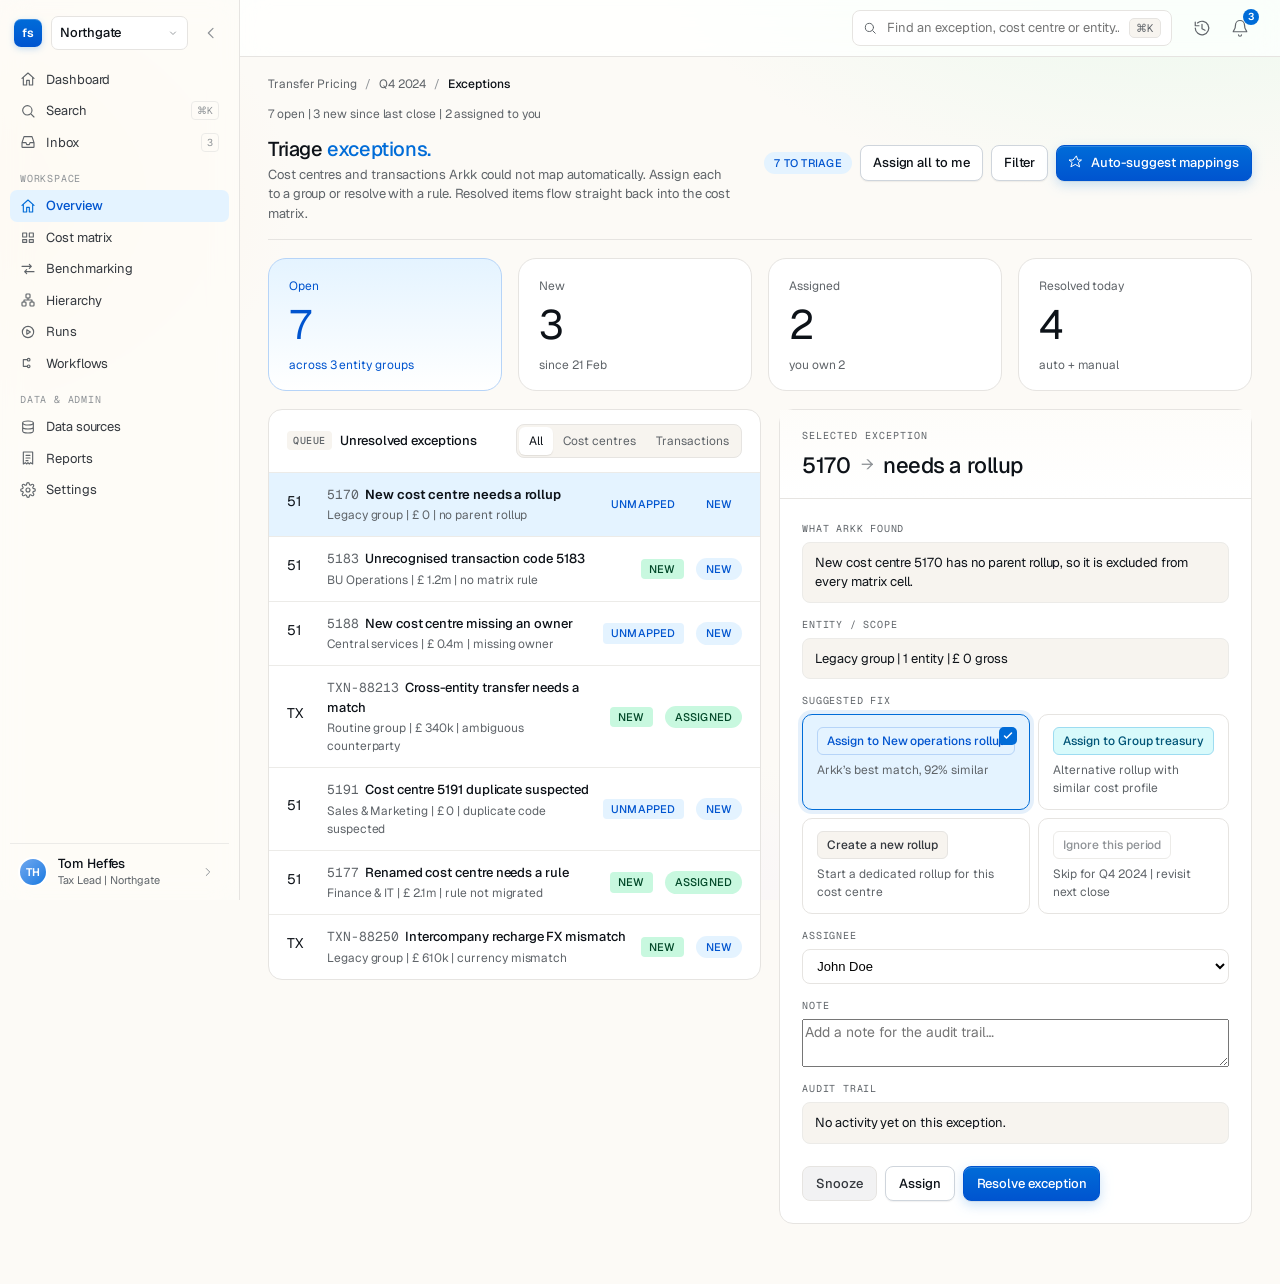
<file: arkk/exceptions.html>
<!doctype html>
<html lang="en">
<head>
<meta charset="utf-8" />
<script>try{if(localStorage.getItem('arkk.nav.collapsed')==='1')document.documentElement.dataset.navCollapsed='1';}catch(e){}</script>
<meta name="viewport" content="width=device-width, initial-scale=1" />
<title>Triage exceptions | Arkk Transfer Pricing</title>
<link rel="stylesheet" href="shared.css" />
<style>
  /* Chrome reconciliation: left sidebar is the ONE navigation; the topbar
     segmented tab strip duplicated it and is removed. Collapse the topbar
     grid from 3 tracks (nav | search | actions) to 2 (search | actions)
     without touching shared.css (LAW, never edited). */
  .topbar { grid-template-columns: 1fr auto !important; }
</style>
<link rel="stylesheet" href="arkk-nav.css" />
<script defer src="arkk-data.js"></script>
<script defer src="arkk.js"></script>
<script defer src="arkk-nav.js"></script>
<script defer src="arkk-chrome.js"></script>
<style>
  /* --- Carried over from matrix-edit.html (not in shared.css) --- */
  .split { display: grid; grid-template-columns: 1.6fr 1fr; gap: 18px; align-items: start; }
  .edit-card {
    background: var(--surface); border: 1px solid var(--line); border-radius: var(--r-md);
    padding: 0;
  }
  .edit-head {
    padding: 18px 22px 16px;
    border-bottom: 1px solid var(--line);
    background: linear-gradient(180deg, var(--bg-3), var(--surface));
  }
  .edit-head .label {
    font-family: "Geist Mono", monospace; font-size: 10px;
    letter-spacing: 0.1em; text-transform: uppercase; color: var(--ink-3);
  }
  .edit-head h2 {
    font-size: 22px; font-weight: 500; margin: 6px 0 0;
    letter-spacing: -0.02em;
    display: flex; align-items: center; gap: 10px;
  }
  .edit-head h2 .arrow { color: var(--ink-4); font-weight: 400; font-size: 16px; }
  .edit-body { padding: 22px; }
  .rule-grid { display: grid; grid-template-columns: 1fr 1fr; gap: 8px; }
  .rule-option {
    display: flex; flex-direction: column; align-items: flex-start; gap: 6px;
    padding: 12px 14px;
    border: 1px solid var(--line);
    border-radius: 10px;
    background: var(--surface);
    cursor: pointer;
    text-align: left;
    transition: border-color .15s, background .15s, transform var(--dur-ui) var(--ease-house);
    position: relative;
  }
  .rule-option:hover { background: var(--bg-3); border-color: oklch(82% 0.04 254); transform: translateY(-1px); }
  .rule-option .desc { color: var(--ink-3); font-size: 12px; }
  .rule-option.selected {
    border-color: var(--brand);
    background: var(--brand-soft);
    box-shadow: 0 0 0 4px oklch(54% 0.19 254 / 0.10);
  }
  .rule-option.selected::after {
    content: ""; position: absolute; top: 12px; right: 12px;
    width: 18px; height: 18px; border-radius: 5px;
    background-color: var(--brand);
    background-image: url("data:image/svg+xml;utf8,<svg xmlns='http://www.w3.org/2000/svg' viewBox='0 0 24 24' fill='none' stroke='white' stroke-width='3' stroke-linecap='round' stroke-linejoin='round'><path d='M5 12l4 4 10-10'/></svg>");
    background-size: 12px;
    background-position: center;
    background-repeat: no-repeat;
  }

  /* --- Page-local: queue + drawer --- */
  .strip { display: grid; grid-template-columns: repeat(4, 1fr); gap: 16px; margin-bottom: 18px; }
  .queue-list { display: flex; flex-direction: column; }
  .queue-row {
    display: grid;
    grid-template-columns: 28px 1fr auto auto;
    gap: 12px; align-items: center;
    padding: 12px 18px;
    border-bottom: 1px solid var(--line-2);
    cursor: pointer;
    transition: background var(--dur-micro) var(--ease-house);
  }
  .queue-row:last-child { border-bottom: 0; }
  .queue-row:hover { background: var(--bg-3); }
  .queue-row.selected { background: var(--brand-soft); }
  .queue-row.selected .qr-title { font-weight: 600; }
  .queue-row.snoozed { opacity: 0.6; }
  .qr-body { min-width: 0; }
  .qr-title { font-size: 13px; color: var(--ink); font-weight: 500; }
  .qr-title .mono { color: var(--ink-3); font-weight: 400; margin-right: 6px; }
  .qr-meta { font-size: 12px; color: var(--ink-3); margin-top: 2px; }
  .empty-panel {
    display: flex; flex-direction: column; align-items: center; text-align: center;
    gap: 10px; padding: 56px 24px;
  }
  .empty-panel p { margin: 0; color: var(--ink-3); font-size: 13px; max-width: 40ch; }
  .drawer-empty {
    display: flex; flex-direction: column; align-items: center; justify-content: center;
    gap: 8px; padding: 64px 24px; color: var(--ink-3); font-size: 13px; text-align: center;
  }
  .fixline {
    display: flex; align-items: flex-start; gap: 10px;
    padding: 10px 12px; margin-bottom: 10px;
    background: var(--bg-2); border-radius: 8px;
    font-size: 12px; color: var(--ink-2); line-height: 1.5;
  }
  .save-error {
    display: flex; align-items: center; gap: 10px;
    padding: 10px 12px; margin-top: 14px;
    background: var(--bg-2); border-radius: 8px;
    font-size: 12px; color: var(--ink-2);
  }

  /* Page-local secondary-action treatment: paired secondary actions
     (Cancel / Back / Reset) must read as buttons, not bare text.
     Neutral low-alpha ink fill, standard hairline, same geometry as the
     adjacent primary. Hover deepens the fill. */
  .btn.soft {
    background: oklch(18% 0.014 254 / 0.05);
    border-color: var(--line);
    color: var(--ink-2);
    box-shadow: none;
  }
  .btn.soft:hover {
    background: oklch(18% 0.014 254 / 0.09);
    border-color: oklch(87% 0.012 254);
    color: var(--ink);
  }
  .btn.soft:focus-visible {
    outline: 2px solid oklch(54% 0.19 254 / 0.3);
    outline-offset: 1px;
  }
</style>
</head>
<body>

<div class="app">

  <!-- Primary (dashboard) navigation -->
  <aside class="sidebar">
    <div class="sidebar-head">
      <div class="logo">fs</div>
      <button class="ws-switch">
        Northgate
        <svg class="ico-xs" viewBox="0 0 24 24" fill="none" stroke="currentColor" stroke-width="1.7" stroke-linecap="round" stroke-linejoin="round"><path d="M7 10l5 5 5-5"/></svg>
      </button>
    </div>
    <div class="sidebar-section">
      <a class="nav-item" href="./">
        <svg class="ico-sm" viewBox="0 0 24 24" fill="none" stroke="currentColor" stroke-width="1.6" stroke-linecap="round" stroke-linejoin="round"><path d="M3 11l9-8 9 8M5 9.5V21h5v-7h4v7h5V9.5"/></svg>
        <span class="nav-label">Dashboard</span>
      </a>
      <a class="nav-item" href="#" data-focus-search>
        <svg class="ico-sm" viewBox="0 0 24 24" fill="none" stroke="currentColor" stroke-width="1.6" stroke-linecap="round" stroke-linejoin="round"><circle cx="11" cy="11" r="7"/><path d="M21 21l-4.3-4.3"/></svg>
        <span class="nav-label">Search</span>
        <span class="count">⌘K</span>
      </a>
      <a class="nav-item" href="#" data-quiet="Inbox">
        <svg class="ico-sm" viewBox="0 0 24 24" fill="none" stroke="currentColor" stroke-width="1.6" stroke-linecap="round" stroke-linejoin="round"><path d="M3 13l3-9h12l3 9v6a1 1 0 0 1-1 1H4a1 1 0 0 1-1-1zM3 13h6l1 3h4l1-3h6"/></svg>
        <span class="nav-label">Inbox</span>
        <span class="count">3</span>
      </a>
    </div>
    <div class="sidebar-section">
      <div class="heading">Workspace</div>
      <a class="nav-item active" href="./">
        <svg class="ico-sm" viewBox="0 0 24 24" fill="none" stroke="currentColor" stroke-width="1.6" stroke-linecap="round" stroke-linejoin="round"><path d="M3 11l9-8 9 8M5 9.5V21h5v-7h4v7h5V9.5"/></svg>
        <span class="nav-label">Overview</span>
      </a>
      <a class="nav-item" href="matrix.html">
        <svg class="ico-sm" viewBox="0 0 24 24" fill="none" stroke="currentColor" stroke-width="1.6" stroke-linecap="round" stroke-linejoin="round"><path d="M4 6h6v6H4zM14 6h6v6h-6zM4 16h6v4H4zM14 16h6v4h-6z"/></svg>
        <span class="nav-label">Cost matrix</span>
      </a>
      <a class="nav-item" href="transfer-pricing.html">
        <svg class="ico-sm" viewBox="0 0 24 24" fill="none" stroke="currentColor" stroke-width="1.6" stroke-linecap="round" stroke-linejoin="round"><path d="M3 8h14M14 5l3 3-3 3M21 16H7M10 19l-3-3 3-3"/></svg>
        <span class="nav-label">Benchmarking</span>
      </a>
      <a class="nav-item" href="hierarchy.html">
        <svg class="ico-sm" viewBox="0 0 24 24" fill="none" stroke="currentColor" stroke-width="1.6" stroke-linecap="round" stroke-linejoin="round"><rect x="9" y="3" width="6" height="6" rx="1.3"/><rect x="3" y="15" width="6" height="6" rx="1.3"/><rect x="15" y="15" width="6" height="6" rx="1.3"/><path d="M12 9v3M6 15v-3h12v3"/></svg>
        <span class="nav-label">Hierarchy</span>
      </a>
      <a class="nav-item" href="runs.html">
        <svg class="ico-sm" viewBox="0 0 24 24" fill="none" stroke="currentColor" stroke-width="1.6" stroke-linecap="round" stroke-linejoin="round"><circle cx="12" cy="12" r="8.5"/><path d="M10.2 8.7l5.4 3.3-5.4 3.3z"/></svg>
        <span class="nav-label">Runs</span>
      </a>
      <a class="nav-item" href="workflows.html">
        <svg class="ico-sm" viewBox="0 0 24 24" fill="none" stroke="currentColor" stroke-width="1.6" stroke-linecap="round" stroke-linejoin="round"><path d="M5 7h6m0 0a2 2 0 1 0 4 0 2 2 0 0 0-4 0zM5 17h6m0 0a2 2 0 1 1 4 0 2 2 0 0 1-4 0zM5 7v10"/></svg>
        <span class="nav-label">Workflows</span>
      </a>
    </div>
    <div class="sidebar-section">
      <div class="heading">Data &amp; admin</div>
      <a class="nav-item" href="data-sources.html">
        <svg class="ico-sm" viewBox="0 0 24 24" fill="none" stroke="currentColor" stroke-width="1.6" stroke-linecap="round" stroke-linejoin="round"><ellipse cx="12" cy="6" rx="8" ry="3"/><path d="M4 6v6c0 1.7 3.6 3 8 3s8-1.3 8-3V6M4 12v6c0 1.7 3.6 3 8 3s8-1.3 8-3v-6"/></svg>
        <span class="nav-label">Data sources</span>
      </a>
      <a class="nav-item" href="reports.html">
        <svg class="ico-sm" viewBox="0 0 24 24" fill="none" stroke="currentColor" stroke-width="1.6" stroke-linecap="round" stroke-linejoin="round"><path d="M5 3h14v18l-3-2-2 2-2-2-2 2-2-2-3 2z"/><path d="M9 8h6M9 12h6M9 16h3"/></svg>
        <span class="nav-label">Reports</span>
      </a>
      <a class="nav-item" href="#" data-quiet="Settings">
        <svg class="ico-sm" viewBox="0 0 24 24" fill="none" stroke="currentColor" stroke-width="1.6" stroke-linecap="round" stroke-linejoin="round"><circle cx="12" cy="12" r="3"/><path d="M19.4 15a1.7 1.7 0 0 0 .4 1.9l.1.1a2 2 0 1 1-2.8 2.8l-.1-.1a1.7 1.7 0 0 0-1.9-.4 1.7 1.7 0 0 0-1 1.5V21a2 2 0 0 1-4 0v-.1a1.7 1.7 0 0 0-1.1-1.5 1.7 1.7 0 0 0-1.9.4l-.1.1a2 2 0 1 1-2.8-2.8l.1-.1a1.7 1.7 0 0 0 .4-1.9 1.7 1.7 0 0 0-1.5-1H3a2 2 0 0 1 0-4h.1a1.7 1.7 0 0 0 1.5-1.1 1.7 1.7 0 0 0-.4-1.9l-.1-.1a2 2 0 1 1 2.8-2.8l.1.1a1.7 1.7 0 0 0 1.9.4H9a1.7 1.7 0 0 0 1-1.5V3a2 2 0 0 1 4 0v.1a1.7 1.7 0 0 0 1 1.5 1.7 1.7 0 0 0 1.9-.4l.1-.1a2 2 0 1 1 2.8 2.8l-.1.1a1.7 1.7 0 0 0-.4 1.9V9a1.7 1.7 0 0 0 1.5 1H21a2 2 0 0 1 0 4h-.1a1.7 1.7 0 0 0-1.5 1z"/></svg>
        <span class="nav-label">Settings</span>
      </a>
    </div>
    <div class="sidebar-foot">
      <div class="user-chip">TH</div>
      <div>
        <div class="nm">Tom Heffes</div>
        <div class="rl">Tax Lead | Northgate</div>
      </div>
      <a class="more" href="#" data-quiet="Account menu" title="Account menu">
        <svg class="ico-sm" viewBox="0 0 24 24" fill="none" stroke="currentColor" stroke-width="1.7" stroke-linecap="round" stroke-linejoin="round"><path d="M9 6l6 6-6 6"/></svg>
      </a>
    </div>
  </aside>

  <!-- Icon rail (legacy, hidden) -->
  <aside class="rail" aria-label="Workspace">
    <div class="logo">fs</div>
    <nav class="nav">
      <a href="./" class="item active" title="Overview"><svg class="ico" viewBox="0 0 24 24"><path d="M3 12l9-9 9 9M5 10v10h14V10"/></svg></a>
      <a href="matrix.html" class="item" title="Cost matrix"><svg class="ico" viewBox="0 0 24 24"><path d="M4 6h6v6H4zM14 6h6v6h-6zM4 16h6v4H4zM14 16h6v4h-6z"/></svg></a>
      <a href="hierarchy.html" class="item" title="Hierarchy"><svg class="ico" viewBox="0 0 24 24"><rect x="9" y="3" width="6" height="6" rx="1.3"/><rect x="3" y="15" width="6" height="6" rx="1.3"/><rect x="15" y="15" width="6" height="6" rx="1.3"/><path d="M12 9v3M6 15v-3h12v3"/></svg></a>
      <a href="runs.html" class="item" title="Runs"><svg class="ico" viewBox="0 0 24 24"><circle cx="12" cy="12" r="8.5"/><path d="M10.2 8.7l5.4 3.3-5.4 3.3z"/></svg></a>
      <a href="workflows.html" class="item" title="Workflows"><svg class="ico" viewBox="0 0 24 24"><path d="M5 7h6m0 0a2 2 0 1 0 4 0 2 2 0 0 0-4 0zM5 17h6m0 0a2 2 0 1 1 4 0 2 2 0 0 1-4 0zM5 7v10"/></svg></a>
    </nav>
    <div class="spacer"></div>
    <a href="#" class="item" style="width: 40px; height: 40px;" title="Help" data-quiet="Help"><svg class="ico" viewBox="0 0 24 24"><circle cx="12" cy="12" r="9"/><path d="M9.5 9.5a2.5 2.5 0 1 1 3.5 2.3c-.7.3-1 .8-1 1.4v.3M12 17h.01"/></svg></a>
    <a href="#" class="item" style="width: 40px; height: 40px;" title="Settings" data-quiet="Settings"><svg class="ico" viewBox="0 0 24 24"><circle cx="12" cy="12" r="3"/><path d="M19.4 15a1.7 1.7 0 0 0 .4 1.9l.1.1a2 2 0 1 1-2.8 2.8l-.1-.1a1.7 1.7 0 0 0-1.9-.4 1.7 1.7 0 0 0-1 1.5V21a2 2 0 0 1-4 0v-.1a1.7 1.7 0 0 0-1.1-1.5 1.7 1.7 0 0 0-1.9.4l-.1.1a2 2 0 1 1-2.8-2.8l.1-.1a1.7 1.7 0 0 0 .4-1.9 1.7 1.7 0 0 0-1.5-1H3a2 2 0 0 1 0-4h.1a1.7 1.7 0 0 0 1.5-1.1 1.7 1.7 0 0 0-.4-1.9l-.1-.1a2 2 0 1 1 2.8-2.8l.1.1a1.7 1.7 0 0 0 1.9.4H9a1.7 1.7 0 0 0 1-1.5V3a2 2 0 0 1 4 0v.1a1.7 1.7 0 0 0 1 1.5 1.7 1.7 0 0 0 1.9-.4l.1-.1a2 2 0 1 1 2.8 2.8l-.1.1a1.7 1.7 0 0 0-.4 1.9V9a1.7 1.7 0 0 0 1.5 1H21a2 2 0 0 1 0 4h-.1a1.7 1.7 0 0 0-1.5 1z"/></svg></a>
    <div class="me" title="Tom Heffes">TH</div>
  </aside>

  <main class="main">

    <!-- Topbar -->
    <div class="topbar">
      <div class="brand-block">
        <div class="logo">fs</div>
        <button class="ws-switch">Northgate <svg class="ico-xs" viewBox="0 0 24 24" fill="none" stroke="currentColor" stroke-width="1.7" stroke-linecap="round" stroke-linejoin="round"><path d="M7 10l5 5 5-5"/></svg></button>
      </div>
      <div class="search">
        <svg class="ico-sm" viewBox="0 0 24 24"><circle cx="11" cy="11" r="7"/><path d="M21 21l-4.3-4.3"/></svg>
        <input placeholder="Find an exception, cost centre or entity…" />
        <span class="kbd">⌘K</span>
      </div>
      <div class="top-actions">
        <button class="icon-btn" title="History"><svg class="ico" viewBox="0 0 24 24"><path d="M3 12a9 9 0 1 0 3-6.7M3 4v5h5M12 7v6l4 2"/></svg></button>
        <button class="icon-btn" title="Notifications"><svg class="ico" viewBox="0 0 24 24"><path d="M6 8a6 6 0 1 1 12 0c0 7 3 7 3 9H3c0-2 3-2 3-9zM10 21a2 2 0 0 0 4 0"/></svg></button>
        <div class="user-chip" title="Tom Heffes">TH</div>
      </div>
    </div>

    <div class="page">

      <nav class="crumbs">
        <a href="./">Transfer Pricing</a>
        <span class="sep">/</span>
        <a href="./">Q4 2024</a>
        <span class="sep">/</span>
        <span class="here">Exceptions</span>
      </nav>

      <!-- Header -->
      <div class="page-head" data-reveal>
        <div>
          <div class="page-eyebrow">
            <span>7 open | 3 new since last close | 2 assigned to you</span>
          </div>
          <h1 class="page-title">Triage <em>exceptions.</em></h1>
          <p class="page-sub">Cost centres and transactions Arkk could not map automatically. Assign each to a group or resolve with a rule. Resolved items flow straight back into the cost matrix.</p>
        </div>
        <div class="page-meta">
          <span class="status-pill in-progress">7 to triage</span>
          <button class="btn">Assign all to me</button>
          <button class="btn">Filter</button>
          <button class="btn primary" id="auto-suggest-btn"><svg class="ico" viewBox="0 0 24 24"><path d="M12 2l2 6h6l-5 4 2 7-7-4-7 4 2-7-5-4h6z"/></svg> Auto-suggest mappings</button>
        </div>
      </div>

      <!-- Stat strip -->
      <div class="strip" data-reveal>
        <div class="score-card" style="border-color: var(--brand-line); background: linear-gradient(180deg, var(--brand-soft), var(--surface));">
          <div class="label" style="color: var(--brand-2);">Open</div>
          <div class="v" id="stat-open" style="color: var(--brand-2);" data-count="7"></div>
          <div class="sub" style="color: var(--brand-2);">across 3 entity groups</div>
        </div>
        <div class="score-card">
          <div class="label">New</div>
          <div class="v" data-count="3"></div>
          <div class="sub">since 21 Feb</div>
        </div>
        <div class="score-card">
          <div class="label">Assigned</div>
          <div class="v" id="stat-assigned" data-count="2"></div>
          <div class="sub">you own 2</div>
        </div>
        <div class="score-card">
          <div class="label">Resolved today</div>
          <div class="v" id="stat-resolved" data-count="4"></div>
          <div class="sub">auto + manual</div>
        </div>
      </div>

      <!-- Body: queue + drawer -->
      <div class="split" data-reveal>
        <div class="card flush" id="queue-card">
          <div class="card-head">
            <div class="card-title"><span class="num-badge">QUEUE</span> Unresolved exceptions</div>
            <div class="seg">
              <button class="on">All</button>
              <button>Cost centres</button>
              <button>Transactions</button>
            </div>
          </div>
          <div class="queue-list" id="queue-list"></div>
        </div>

        <div class="edit-card" id="drawer" style="position: sticky; top: 110px;"></div>
      </div>

    </div>
  </main>
</div>

<script>
document.addEventListener('DOMContentLoaded', function () {
  'use strict';
  if (!window.Arkk || !window.ArkkData) return;
  var Arkk = window.Arkk, D = window.ArkkData;
  var el = Arkk.el, icon = Arkk.icon, clear = Arkk.clear;

  /* WAVE 1 - the one shared seed source (ArkkData.exceptions) is the source
     of truth. Clone it into a local working array (the seed is frozen) so
     per-session mutation (selected option, status, audit trail...) never
     touches the shared object, then overlay persisted triage state. */
  var EXCEPTIONS = JSON.parse(JSON.stringify(D.exceptions));

  /* Additive loader: pulls in exceptions created elsewhere (e.g. the
     transfer-pricing.html flag-and-create flow) before the queue renders. */
  try {
    var pend = JSON.parse(localStorage.getItem('arkk_pending_exceptions') || '[]');
    pend.forEach(function (x) { if (!EXCEPTIONS.some(function (e) { return e.id === x.id; })) EXCEPTIONS.unshift(x); });
  } catch (e) { /* no-op - queue renders normally, never a dead end */ }

  /* WAVE 1 - persistence: arkk.exceptions.v1.byId[id] = {status, assignee,
     snoozeUntil, resolved, note, audit}. Defensive default, applied on top
     of the seed/pending merge above so a reload preserves the queue
     exactly. Every mutation below calls persist(item) immediately after. */
  var triageStore = Arkk.store('arkk.exceptions.v1', function () { return { byId: {} }; });
  (function applyPersisted() {
    var saved = triageStore.get().byId || {};
    EXCEPTIONS.forEach(function (item) {
      var rec = saved[item.id];
      if (!rec) return;
      if (rec.status) item.status = rec.status;
      if (rec.assignee) item.assignee = rec.assignee;
      if (rec.snoozeUntil) item.snoozeUntil = rec.snoozeUntil;
      if (rec.resolved) item.resolved = true;
      if (rec.note) item.note = rec.note;
      if (rec.audit) item.audit = rec.audit;
      if (rec.selectedPill) {
        item.options.forEach(function (o) { o.selected = (o.pill === rec.selectedPill); });
      }
      /* auto-return: a snoozed item whose date has passed comes back active */
      if (item.snoozeUntil && item.snoozeUntil <= Date.now()) { item.snoozeUntil = null; item.snoozed = false; }
      else if (item.snoozeUntil) { item.snoozed = true; }
    });
  })();

  function persist(item) {
    var s = triageStore.get();
    if (!s.byId) s.byId = {};
    var selected = item.options.filter(function (o) { return o.selected; })[0];
    s.byId[item.id] = {
      status: item.status, assignee: item.assignee || null, snoozeUntil: item.snoozeUntil || null,
      resolved: !!item.resolved, note: item.note || '', audit: item.audit || [],
      selectedPill: selected ? selected.pill : null
    };
    triageStore.set(s, true);
  }

  function addAudit(item, action) {
    if (!item.audit) item.audit = [];
    item.audit.unshift({ ts: Date.now(), actor: D.user.name, action: action });
  }

  var currentId = EXCEPTIONS[0].id;
  var queueListEl = document.getElementById('queue-list');
  var queueCardEl = document.getElementById('queue-card');
  var drawerEl = document.getElementById('drawer');
  var statOpen = document.getElementById('stat-open');
  var statAssigned = document.getElementById('stat-assigned');
  var statResolved = document.getElementById('stat-resolved');

  function bumpStat(node, delta) {
    var current = (typeof node._statVal === 'number')
      ? node._statVal
      : parseFloat((node.firstChild && node.firstChild.nodeValue) || node.getAttribute('data-count') || '0');
    var target = current + delta;
    node._statVal = target;
    Arkk.countUp(node, { to: target, from: current, duration: 400 });
  }

  var kindFilter = 'all';   /* all | cc | txn - driven by the queue-card seg */
  var statusFilter = 'all'; /* all | new | assigned | snoozed - driven by the Filter menu */

  function activeItems() {
    var items = EXCEPTIONS.filter(function (x) { return !x.resolved; });
    /* snoozed items sink to the bottom of the queue, original order otherwise preserved */
    items.sort(function (a, b) { return (a.snoozed ? 1 : 0) - (b.snoozed ? 1 : 0); });
    return items;
  }

  function visibleItems() {
    return activeItems().filter(function (item) {
      if (kindFilter !== 'all' && item.kind !== kindFilter) return false;
      if (statusFilter === 'new' && item.status !== 'New') return false;
      if (statusFilter === 'assigned' && item.status !== 'Assigned') return false;
      if (statusFilter === 'snoozed' && !item.snoozed) return false;
      return true;
    });
  }

  function findItem(id) {
    for (var i = 0; i < EXCEPTIONS.length; i++) if (EXCEPTIONS[i].id === id) return EXCEPTIONS[i];
    return null;
  }

  function renderQueue() {
    clear(queueListEl);
    var all = activeItems();
    if (!all.length) {
      renderQueueEmpty();
      return;
    }
    var items = visibleItems();
    if (!items.length) {
      var noMatch = el('div', { cls: 'empty-panel' });
      noMatch.appendChild(el('div', { text: 'No exceptions match this filter', style: 'font-size:13px; color:var(--ink);' }));
      noMatch.appendChild(el('p', { text: 'Try a different filter or clear it to see the full queue.' }));
      queueListEl.appendChild(noMatch);
      return;
    }
    items.forEach(function (item) {
      var row = el('div', { cls: 'queue-row' + (item.id === currentId ? ' selected' : '') + (item.snoozed ? ' snoozed' : '') });
      row.setAttribute('data-exit', '');
      row.dataset.id = item.id;

      var av = el('span', { cls: 'ent-av', text: item.code.slice(0, 2), style: 'width:28px; height:28px; border-radius:8px;' });
      var body = el('div', { cls: 'qr-body' });
      var title = el('div', { cls: 'qr-title' });
      var monoCode = el('span', { cls: 'mono', text: item.code });
      title.appendChild(monoCode);
      title.appendChild(document.createTextNode(item.title));
      var metaText = item.snoozed ? 'Snoozed until ' + new Date(item.snoozeUntil).toLocaleDateString() : item.meta;
      var meta = el('div', { cls: 'qr-meta', text: metaText });
      body.appendChild(title); body.appendChild(meta);

      var tag = el('span', { cls: 'tag ' + (item.tag === 'UNMAPPED' ? 'brand' : 'mint'), text: item.tag });
      var pill = el('span', { cls: 'status-pill ' + (item.status === 'Assigned' ? 'done' : 'in-progress'), text: item.snoozed ? 'Snoozed' : item.status });

      row.appendChild(av); row.appendChild(body); row.appendChild(tag); row.appendChild(pill);
      row.addEventListener('click', function () { select(item.id); });
      queueListEl.appendChild(row);
    });
  }

  function renderQueueEmpty() {
    clear(queueListEl);
    var wrap = el('div', { cls: 'empty-panel' });
    var check = el('span', { cls: 'tl-ico mint', style: 'width:40px; height:40px;' });
    check.appendChild(icon('M5 12l4 4 10-10', { strokeWidth: '2.4' }));
    var title = el('div', { text: 'All exceptions cleared', style: 'font-size:14px; font-weight:500; color:var(--ink);' });
    var sub = el('p', { text: 'Every cost centre in Q4 2024 now maps to a rollup. Resolved items are live in the cost matrix.' });
    var back = el('a', { cls: 'btn', text: 'Back to overview' });
    back.href = './';
    wrap.appendChild(check); wrap.appendChild(title); wrap.appendChild(sub); wrap.appendChild(back);
    queueListEl.appendChild(wrap);
    renderDrawerEmpty();
  }

  function renderDrawerEmpty() {
    clear(drawerEl);
    var wrap = el('div', { cls: 'drawer-empty' });
    wrap.appendChild(el('div', { text: 'Nothing selected' }));
    wrap.appendChild(el('div', { text: 'Choose an item from the queue to see its detail here.', style: 'font-size:12px;' }));
    drawerEl.appendChild(wrap);
  }

  function buildField(labelText, child) {
    var f = el('div', { cls: 'field' });
    f.appendChild(el('label', { text: labelText }));
    f.appendChild(child);
    return f;
  }

  function renderDrawer(id) {
    var item = findItem(id);
    if (!item) { renderDrawerEmpty(); return; }

    drawerEl.setAttribute('data-crossfade', '');
    drawerEl.classList.add('fade-out');

    setTimeout(function () {
      clear(drawerEl);

      var head = el('div', { cls: 'edit-head' });
      head.appendChild(el('div', { cls: 'label', text: 'SELECTED EXCEPTION' }));
      var h2 = el('h2');
      h2.appendChild(document.createTextNode(item.code));
      var arrow = el('span', { cls: 'arrow', text: '→' });
      h2.appendChild(arrow);
      h2.appendChild(document.createTextNode('needs a rollup'));
      head.appendChild(h2);
      drawerEl.appendChild(head);

      var body = el('div', { cls: 'edit-body' });

      var foundRow = el('div', { cls: 'row-key', text: item.found });
      body.appendChild(buildField('What Arkk found', foundRow));

      var scopeRow = el('div', { cls: 'row-key', text: item.scope });
      body.appendChild(buildField('Entity / scope', scopeRow));

      var fixField = el('div', { cls: 'field' });
      fixField.appendChild(el('label', { text: 'Suggested fix' }));
      if (item.noConfidentMatch) {
        var fline = el('div', { cls: 'fixline' });
        fline.appendChild(document.createTextNode('Arkk could not find a confident match for ' + item.code + ' - the code is new and has no history.'));
        fixField.appendChild(fline);
      }
      var grid = el('div', { cls: 'rule-grid' });
      item.options.forEach(function (opt, i) {
        var btn = el('button', { cls: 'rule-option' + (opt.selected ? ' selected' : ''), type: 'button' });
        var pillEl = el('span', { cls: 'pill ' + opt.pill, text: opt.label });
        var descEl = el('span', { cls: 'desc', text: opt.desc });
        btn.appendChild(pillEl); btn.appendChild(descEl);
        btn.addEventListener('click', function () {
          grid.querySelectorAll('.rule-option').forEach(function (o) { o.classList.remove('selected'); });
          item.options.forEach(function (o) { o.selected = false; });
          btn.classList.add('selected');
          opt.selected = true;
        });
        grid.appendChild(btn);
      });
      fixField.appendChild(grid);
      body.appendChild(fixField);

      var ASSIGNEES = ['John Doe', 'Tom Heffes', 'Maria R.'];
      var selectWrap = document.createElement('select');
      selectWrap.className = 'select';
      ASSIGNEES.forEach(function (name) {
        var o = document.createElement('option');
        o.value = name; o.textContent = name;
        if ((item.assignee || 'John Doe') === name) o.selected = true;
        selectWrap.appendChild(o);
      });
      body.appendChild(buildField('Assignee', selectWrap));

      var textarea = document.createElement('textarea');
      textarea.placeholder = 'Add a note for the audit trail…';
      textarea.value = item.note || '';
      body.appendChild(buildField('Note', textarea));

      if (item.snoozed) {
        var snoozedNote = el('div', { cls: 'row-key', style: 'margin-top:6px;' });
        snoozedNote.appendChild(document.createTextNode('Snoozed until ' + new Date(item.snoozeUntil).toLocaleDateString() + '.'));
        body.appendChild(buildField('Snooze', snoozedNote));
      }

      /* Audit trail - grows with every assign/snooze/resolve/auto-suggest action */
      var auditField = el('div', { cls: 'field' });
      auditField.appendChild(el('label', { text: 'Audit trail' }));
      var auditList = el('div', { cls: 'audit-list', style: 'display:flex; flex-direction:column; gap:6px;' });
      var auditEntries = item.audit || [];
      if (!auditEntries.length) {
        auditList.appendChild(el('div', { cls: 'row-key', text: 'No activity yet on this exception.' }));
      } else {
        auditEntries.slice(0, 6).forEach(function (a) {
          var row = el('div', { style: 'display:flex; justify-content:space-between; gap:10px; font-size:12px; color:var(--ink-2);' });
          row.appendChild(el('span', { text: a.actor + ' ' + a.action }));
          row.appendChild(el('span', { text: new Date(a.ts).toLocaleTimeString([], { hour: '2-digit', minute: '2-digit' }), style: 'color:var(--ink-4); flex:0 0 auto;' }));
          auditList.appendChild(row);
        });
      }
      auditField.appendChild(auditList);
      body.appendChild(auditField);

      var actions = el('div', { style: 'display:flex; gap:8px; margin-top:22px; position:relative;' });
      var snoozeBtn = el('button', { cls: 'btn soft', text: item.snoozed ? 'Unsnooze' : 'Snooze', type: 'button' });
      var assignBtn = el('button', { cls: 'btn', text: 'Assign', type: 'button' });
      var resolveBtn = el('button', { cls: 'btn primary', text: 'Resolve exception', type: 'button' });
      actions.appendChild(snoozeBtn); actions.appendChild(assignBtn); actions.appendChild(resolveBtn);
      body.appendChild(actions);

      drawerEl.appendChild(body);
      drawerEl.classList.remove('fade-out');

      snoozeBtn.addEventListener('click', function () {
        if (item.snoozed) { unsnooze(item.id); return; }
        if (actions.querySelector('.arkk-snooze-menu')) return;
        var menu = el('div', { cls: 'arkk-snooze-menu', style: 'position:absolute; bottom:100%; left:0; margin-bottom:6px; background:oklch(100% 0 0 / 0.96); border:1px solid var(--line); border-radius:10px; box-shadow:var(--shadow-pop); padding:6px; min-width:160px; z-index:20;' });
        [['Tomorrow', 1], ['Next week', 7], ['Next close', 30]].forEach(function (opt) {
          var b = el('button', { type: 'button', text: 'Snooze until ' + opt[0].toLowerCase(), style: 'display:block; width:100%; text-align:left; padding:7px 9px; border-radius:8px; border:0; background:transparent; font-size:12.5px; color:var(--ink); cursor:pointer; font-family:inherit;' });
          b.addEventListener('click', function () {
            snooze(item.id, Date.now() + opt[1] * 24 * 60 * 60 * 1000, opt[0]);
            menu.remove();
          });
          menu.appendChild(b);
        });
        actions.appendChild(menu);
      });
      assignBtn.addEventListener('click', function () { assign(item.id, selectWrap.value); });
      resolveBtn.addEventListener('click', function () { item.note = textarea.value; resolve(item.id, resolveBtn); });
    }, Arkk.reduce ? 0 : 160);
  }

  function select(id) {
    currentId = id;
    queueListEl.querySelectorAll('.queue-row').forEach(function (r) {
      r.classList.toggle('selected', r.dataset.id === id);
    });
    renderDrawer(id);
  }

  function assign(id, assignee) {
    var item = findItem(id);
    if (!item) return;
    var wasAssigned = item.status === 'Assigned';
    item.assignee = assignee || 'John Doe';
    if (!wasAssigned) {
      item.status = 'Assigned';
      bumpStat(statAssigned, 1);
    }
    addAudit(item, 'assigned to ' + item.assignee);
    persist(item);
    renderQueue();
    if (item.id === currentId) renderDrawer(item.id);
  }

  function assignAllToMe() {
    var count = 0;
    activeItems().forEach(function (item) {
      if (item.assignee === D.user.name && item.status === 'Assigned') return;
      var wasAssigned = item.status === 'Assigned';
      item.assignee = D.user.name;
      item.status = 'Assigned';
      if (!wasAssigned) bumpStat(statAssigned, 1);
      addAudit(item, 'assigned to ' + D.user.name);
      persist(item);
      count++;
    });
    renderQueue();
    if (currentId) renderDrawer(currentId);
    Arkk.toast('Assigned ' + count + ' exceptions to you.');
  }

  function snooze(id, until, label) {
    var item = findItem(id);
    if (!item) return;
    item.snoozed = true;
    item.snoozeUntil = until || (Date.now() + 24 * 60 * 60 * 1000);
    addAudit(item, 'snoozed until ' + (label || new Date(item.snoozeUntil).toLocaleDateString()).toLowerCase());
    persist(item);
    renderQueue();
    var items = activeItems();
    if (items.length) select(items[0].id);
  }

  function unsnooze(id) {
    var item = findItem(id);
    if (!item) return;
    item.snoozed = false;
    item.snoozeUntil = null;
    addAudit(item, 'unsnoozed');
    persist(item);
    renderQueue();
    select(id);
  }

  function resolve(id, btn) {
    var item = findItem(id);
    if (!item) return;
    if (item.resolved) return;

    if (item.simulateOfflineError && !item.retried) {
      Arkk.commit(btn);
      var body = drawerEl.querySelector('.edit-body');
      if (body && !body.querySelector('.save-error')) {
        var errWrap = el('div', { cls: 'save-error' });
        errWrap.appendChild(document.createTextNode('This did not save. Your assignment is kept locally - retry when you are back online.'));
        var retryBtn = el('button', { cls: 'btn ghost', text: 'Retry', type: 'button', style: 'padding:3px 8px; font-size:11px; margin-left:auto;' });
        errWrap.appendChild(retryBtn);
        body.appendChild(errWrap);
        retryBtn.addEventListener('click', function () {
          item.retried = true;
          errWrap.remove();
          resolve(id, btn);
        });
      }
      return;
    }

    Arkk.commit(btn);
    var row = queueListEl.querySelector('.queue-row[data-id="' + id + '"]');
    var items = activeItems();
    var idx = items.findIndex(function (x) { return x.id === id; });
    item.resolved = true;
    var chosen = item.options.filter(function (o) { return o.selected; })[0];
    addAudit(item, 'resolved with rule "' + (chosen ? chosen.label : 'default') + '"');
    persist(item);

    function afterExit() {
      bumpStat(statOpen, -1);
      bumpStat(statResolved, 1);
      renderQueue();
      var remaining = activeItems();
      if (remaining.length) {
        var safeIdx = Math.max(0, Math.min(idx, remaining.length - 1));
        var next = remaining[safeIdx];
        select(next.id);
      } else {
        renderQueueEmpty();
        if (window.Arkk && Arkk.flow) Arkk.flow.set({ exceptionsCleared: true });
      }
    }

    if (row && !Arkk.reduce) {
      row.classList.add('leaving');
      setTimeout(afterExit, 260);
    } else {
      afterExit();
    }
  }

  document.addEventListener('keydown', function (e) {
    if (e.key !== 'ArrowUp' && e.key !== 'ArrowDown') return;
    var items = visibleItems();
    if (!items.length) return;
    var idx = items.findIndex(function (x) { return x.id === currentId; });
    if (idx === -1) idx = 0;
    idx = e.key === 'ArrowDown' ? Math.min(idx + 1, items.length - 1) : Math.max(idx - 1, 0);
    select(items[idx].id);
    e.preventDefault();
  });

  /* ---- Auto-suggest mappings (real): re-applies each item's best-match
     seed option across the whole unresolved queue, in-memory + auditable,
     and fully reversible (the user can still pick another option). ---- */
  var SEED_BY_ID = {};
  D.exceptions.forEach(function (s) { SEED_BY_ID[s.id] = s; });
  document.getElementById('auto-suggest-btn').addEventListener('click', function (e) {
    Arkk.commit(e.currentTarget);
    var suggested = 0;
    activeItems().forEach(function (item) {
      var seed = SEED_BY_ID[item.id];
      if (!seed || item.noConfidentMatch) return;
      var best = seed.options.filter(function (o) { return o.selected; })[0];
      if (!best) return;
      item.options.forEach(function (o) { o.selected = (o.pill === best.pill); });
      addAudit(item, 'auto-suggested "' + best.label + '"');
      persist(item);
      suggested++;
    });
    if (currentId) renderDrawer(currentId);
    Arkk.toast('Suggested mappings for ' + suggested + ' items | review and resolve.');
  });

  /* ---- Assign all to me ---- */
  var assignAllBtn = Array.prototype.filter.call(document.querySelectorAll('.page-head .btn'), function (b) { return /Assign all to me/.test(b.textContent); })[0];
  if (assignAllBtn) assignAllBtn.addEventListener('click', function () { assignAllToMe(); });

  /* ---- Filter (New / Assigned / Snoozed / All) ---- */
  var filterBtn = Array.prototype.filter.call(document.querySelectorAll('.page-head .btn'), function (b) { return b.textContent.trim() === 'Filter'; })[0];
  if (filterBtn) {
    filterBtn.addEventListener('click', function () {
      var existing = document.querySelector('.arkk-exc-filter-menu');
      if (existing) { existing.remove(); return; }
      var menu = el('div', { cls: 'arkk-exc-filter-menu', style: 'position:absolute; z-index:40; margin-top:6px; background:oklch(100% 0 0 / 0.96); border:1px solid var(--line); border-radius:12px; box-shadow:var(--shadow-pop); padding:6px; min-width:140px;' });
      [['all', 'All'], ['new', 'New'], ['assigned', 'Assigned'], ['snoozed', 'Snoozed']].forEach(function (opt) {
        var b = el('button', { type: 'button', text: opt[1], style: 'display:block; width:100%; text-align:left; padding:7px 9px; border-radius:8px; border:0; background:transparent; font-size:12.5px; color:var(--ink); cursor:pointer; font-family:inherit;' });
        if (opt[0] === statusFilter) b.style.background = 'var(--bg-2)';
        b.addEventListener('click', function () { statusFilter = opt[0]; renderQueue(); menu.remove(); });
        menu.appendChild(b);
      });
      filterBtn.style.position = 'relative';
      filterBtn.insertAdjacentElement('afterend', menu);
    });
  }

  /* ---- Seg: All / Cost centres / Transactions ---- */
  var segButtons = document.querySelectorAll('#queue-card .seg button');
  segButtons.forEach(function (btn) {
    var label = btn.textContent.trim();
    var kind = label === 'Cost centres' ? 'cc' : (label === 'Transactions' ? 'txn' : 'all');
    btn.addEventListener('click', function () {
      segButtons.forEach(function (b) { b.classList.remove('on'); });
      btn.classList.add('on');
      kindFilter = kind;
      renderQueue();
    });
  });

  renderQueue();
  renderDrawer(currentId);

  /* Auto-select a freshly-created exception on deep-link (?new=<id>). */
  var newIdMatch = window.location.search.match(/[?&]new=([^&]+)/);
  if (newIdMatch) {
    var newId = decodeURIComponent(newIdMatch[1]);
    if (findItem(newId)) {
      select(newId);
      var newRow = queueListEl.querySelector('.queue-row[data-id="' + newId + '"]');
      if (newRow) newRow.scrollIntoView({ behavior: Arkk.reduce ? 'auto' : 'smooth', block: 'center' });
    }
  }
});
</script>

</body>
</html>
</file>
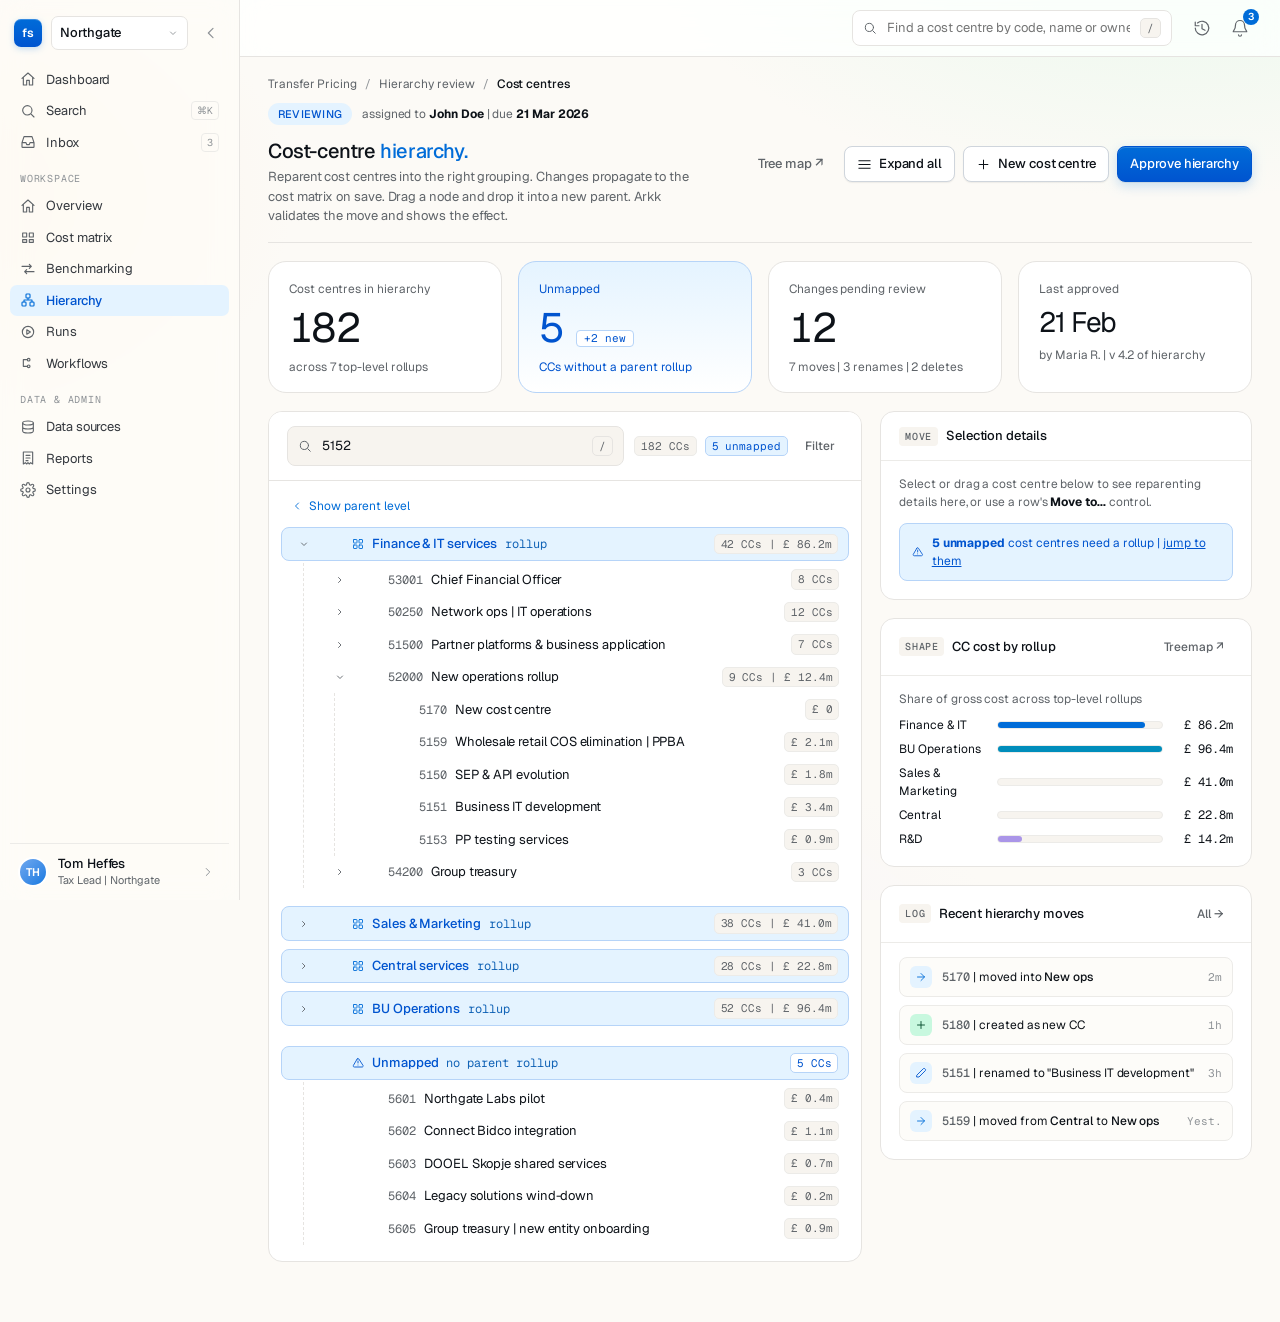
<file: arkk/hierarchy.html>
<!doctype html>
<html lang="en">
<head>
<meta charset="utf-8" />
<script>try{if(localStorage.getItem('arkk.nav.collapsed')==='1')document.documentElement.dataset.navCollapsed='1';}catch(e){}</script>
<meta name="viewport" content="width=device-width, initial-scale=1" />
<title>Hierarchy | Arkk Transfer Pricing</title>
<link rel="stylesheet" href="shared.css" />
<style>
  /* Chrome reconciliation: left sidebar is the ONE navigation; the topbar
     segmented tab strip duplicated it and is removed. Collapse the topbar
     grid from 3 tracks (nav | search | actions) to 2 (search | actions)
     without touching shared.css (LAW, never edited). */
  .topbar { grid-template-columns: 1fr auto !important; }
</style>
<link rel="stylesheet" href="arkk-nav.css" />
<script defer src="arkk-data.js"></script>
<script defer src="arkk.js"></script>
<script defer src="arkk-nav.js"></script>
<script defer src="arkk-chrome.js"></script>
<style>
  .strip { display: grid; grid-template-columns: repeat(4, 1fr); gap: 16px; margin-bottom: 18px; }
  /* Interaction-layer additions (v6) */
  .tree-row .actions { opacity: 0; transition: opacity var(--dur-micro) var(--ease-house); }
  .tree-row:hover .actions, .tree-row:focus-within .actions { opacity: 1; }
  /* Keyboard Move-to select (Group 2 a11y fix): keeps the row's existing
     hover-reveal pattern but also reveals on keyboard focus so Tab users
     can reach it without a mouse. */
  .tree-row .actions select:focus-visible {
    opacity: 1;
    outline: 2px solid oklch(54% 0.19 254 / 0.35);
    outline-offset: 1px;
  }
  /* shared.css draws a naked circular dot at the drop-line's leading edge
     (.drop-line::before) - shape-law violation. Override with a squared-off
     line cap instead (still reads as "insert here", no decorative dot). */
  .drop-line::before {
    border-radius: 2px;
    width: 4px; height: 2px; top: 0; left: -4px;
  }
  .tree-row .twirl:not(.empty) { transition: transform var(--dur-micro) var(--ease-house); }
  .tree-row.dragging-live { cursor: grabbing; }
  .split { display: grid; grid-template-columns: 1.6fr 1fr; gap: 18px; align-items: start; }
  .side-card { position: sticky; top: 110px; display: flex; flex-direction: column; gap: 18px; }

  .move-summary {
    display: grid;
    grid-template-columns: 1fr 24px 1fr;
    align-items: center;
    gap: 8px;
    margin-top: 12px;
    padding: 10px 12px;
    background: var(--bg-3);
    border: 1px solid var(--line);
    border-radius: 10px;
  }
  .move-summary .nest {
    padding: 8px 10px; background: var(--surface);
    border-radius: 8px; border: 1px solid var(--line);
    font-size: 12px;
  }
  .move-summary .nest .id { font-family: "Geist Mono", monospace; color: var(--ink-3); font-size: 11px; }
  .move-summary .nest .nm { color: var(--ink); font-weight: 500; margin-top: 2px; }
  .move-summary .arr { color: var(--ink-3); display: grid; place-items: center; }
  .move-summary .nest.to { background: var(--brand-soft); border-color: var(--brand-line); }
  .move-summary .nest.to .nm { color: var(--brand-2); }

  .recent-moves { display: flex; flex-direction: column; gap: 8px; }
  .move-row {
    display: grid;
    grid-template-columns: 22px 1fr auto;
    gap: 10px; align-items: center;
    padding: 8px 10px;
    border-radius: 8px;
    font-size: 12px;
    background: var(--bg-3);
    border: 1px solid var(--line-2);
  }
  .move-row .iconz {
    width: 22px; height: 22px; border-radius: 6px;
    background: var(--brand-soft); color: var(--brand);
    display: grid; place-items: center;
  }
  .move-row b { color: var(--ink); font-weight: 500; }
  .move-row .mono { color: var(--ink-3); }
  .move-row .time { color: var(--ink-4); font-family: "Geist Mono", monospace; font-size: 11px; }

  /* Distribution donut for entity-group share */
  .grp-dist { display: flex; flex-direction: column; gap: 6px; margin-top: 8px; }
  .grp-row { display: grid; grid-template-columns: 88px 1fr 60px; align-items: center; gap: 10px; font-size: 12px; }
  .grp-row .nm { color: var(--ink); }

  /* =====================================================================
     Treemap modal (opens via "Tree map ↗" button)
     ===================================================================== */
  .treemap-modal {
    position: fixed; inset: 0;
    display: none;
    z-index: 100;
    background: oklch(20% 0.014 254 / 0.45);
    backdrop-filter: blur(8px);
    -webkit-backdrop-filter: blur(8px);
    align-items: center; justify-content: center;
    padding: 32px;
  }
  .treemap-modal.open {
    display: flex;
    animation: tm-fade .18s ease-out;
  }
  @keyframes tm-fade { from { opacity: 0; } to { opacity: 1; } }
  .treemap-card {
    background: var(--surface);
    border: 1px solid var(--line);
    border-radius: 18px;
    width: 100%; max-width: 1180px;
    max-height: 92vh;
    display: flex; flex-direction: column;
    overflow: hidden;
    box-shadow:
      0 32px 80px oklch(20% 0.014 254 / 0.25),
      0 4px 8px oklch(20% 0.014 254 / 0.06);
  }
  .treemap-head {
    padding: 16px 22px;
    border-bottom: 1px solid var(--line);
    display: flex; align-items: center; justify-content: space-between;
    gap: 16px;
  }
  .treemap-eyebrow {
    font-family: 'Geist Mono', monospace;
    font-size: 10px;
    letter-spacing: 0.1em;
    text-transform: uppercase;
    color: var(--ink-3);
  }
  .treemap-title {
    margin: 4px 0 0;
    font-size: 18px;
    font-weight: 500;
    letter-spacing: -0.015em;
    color: var(--ink);
  }
  .treemap-actions { display: flex; align-items: center; gap: 8px; }
  .treemap-close {
    width: 32px; height: 32px;
    border-radius: 8px;
    display: grid; place-items: center;
    color: var(--ink-3);
    border: 1px solid transparent;
  }
  .treemap-close:hover { background: var(--bg-2); color: var(--ink); border-color: var(--line); }

  .treemap-body {
    padding: 22px;
    overflow: auto;
    display: grid;
    grid-template-columns: 1fr 280px;
    gap: 18px;
    align-items: start;
  }

  /* The treemap itself — absolute positioned cells inside a relative box */
  .treemap-viz {
    position: relative;
    background: var(--bg-2);
    border-radius: 12px;
    aspect-ratio: 16 / 10;
    overflow: hidden;
  }
  .tm-cell {
    position: absolute;
    padding: 14px 16px;
    color: white;
    display: flex; flex-direction: column;
    overflow: hidden;
    cursor: pointer;
    transition: filter .15s, transform .15s;
    border: 1.5px solid var(--surface);
  }
  .tm-cell:hover { filter: brightness(1.08); z-index: 2; }
  .tm-cell .tm-name {
    font-size: 14px;
    font-weight: 500;
    letter-spacing: -0.01em;
    white-space: nowrap;
    overflow: hidden;
    text-overflow: ellipsis;
  }
  .tm-cell .tm-meta {
    font-family: 'Geist Mono', monospace;
    font-size: 11px;
    opacity: 0.8;
    margin-top: 2px;
  }
  .tm-cell .tm-val {
    margin-top: auto;
    font-family: 'Geist', sans-serif;
    font-weight: 500;
    letter-spacing: -0.025em;
  }
  .tm-cell.lg .tm-val { font-size: 28px; }
  .tm-cell.md .tm-val { font-size: 22px; }
  .tm-cell.sm .tm-val { font-size: 16px; }
  .tm-cell.sm .tm-meta { display: none; }

  /* Right side breakdown */
  .treemap-side {
    border: 1px solid var(--line);
    border-radius: 12px;
    padding: 14px 16px;
    background: var(--surface);
  }
  .treemap-side h4 {
    margin: 0 0 10px;
    font-size: 12px; font-weight: 500;
    color: var(--ink);
  }
  .tm-legend-row {
    display: grid;
    grid-template-columns: 1fr auto;
    gap: 10px;
    align-items: center;
    padding: 8px 0 8px 10px;
    border-bottom: 1px solid var(--line-2);
    border-left: 3px solid var(--sw, var(--line));
    font-size: 12px;
  }
  .tm-legend-row:last-child { border-bottom: 0; }
  .tm-legend-row .nm { color: var(--ink); font-weight: 500; }
  .tm-legend-row .nm small { display: block; color: var(--ink-3); font-weight: 400; font-size: 11px; margin-top: 1px; }
  .tm-legend-row .v {
    font-family: 'Geist Mono', monospace;
    font-size: 12px;
    color: var(--ink);
    text-align: right;
  }
  .tm-legend-row .v small { display: block; color: var(--ink-3); font-size: 10px; }

  .treemap-foot {
    padding: 14px 22px;
    border-top: 1px solid var(--line);
    background: var(--bg-3);
    display: flex; align-items: center; justify-content: space-between;
    font-size: 12px;
    color: var(--ink-3);
  }
  .treemap-foot .total {
    font-family: 'Geist Mono', monospace;
    color: var(--ink);
  }
  .treemap-foot .total b { font-weight: 500; }

  @media (max-width: 900px) {
    .treemap-body { grid-template-columns: 1fr; }
  }

  /* Page-local secondary-action treatment: paired secondary actions
     (Cancel / Back / Reset) must read as buttons, not bare text.
     Neutral low-alpha ink fill, standard hairline, same geometry as the
     adjacent primary. Hover deepens the fill. */
  .btn.soft {
    background: oklch(18% 0.014 254 / 0.05);
    border-color: var(--line);
    color: var(--ink-2);
    box-shadow: none;
  }
  .btn.soft:hover {
    background: oklch(18% 0.014 254 / 0.09);
    border-color: oklch(87% 0.012 254);
    color: var(--ink);
  }
  .btn.soft:focus-visible {
    outline: 2px solid oklch(54% 0.19 254 / 0.3);
    outline-offset: 1px;
  }
</style>
</head>
<body>

<div class="app">

  <!-- Primary (dashboard) navigation -->
  <aside class="sidebar">
    <div class="sidebar-head">
      <div class="logo">fs</div>
      <button class="ws-switch">
        Northgate
        <svg class="ico-xs" viewBox="0 0 24 24" fill="none" stroke="currentColor" stroke-width="1.7" stroke-linecap="round" stroke-linejoin="round"><path d="M7 10l5 5 5-5"/></svg>
      </button>
    </div>
    <div class="sidebar-section">
      <a class="nav-item" href="./">
        <svg class="ico-sm" viewBox="0 0 24 24" fill="none" stroke="currentColor" stroke-width="1.6" stroke-linecap="round" stroke-linejoin="round"><path d="M3 11l9-8 9 8M5 9.5V21h5v-7h4v7h5V9.5"/></svg>
        <span class="nav-label">Dashboard</span>
      </a>
      <a class="nav-item" href="#" data-focus-search>
        <svg class="ico-sm" viewBox="0 0 24 24" fill="none" stroke="currentColor" stroke-width="1.6" stroke-linecap="round" stroke-linejoin="round"><circle cx="11" cy="11" r="7"/><path d="M21 21l-4.3-4.3"/></svg>
        <span class="nav-label">Search</span>
        <span class="count">⌘K</span>
      </a>
      <a class="nav-item" href="#" data-quiet="Inbox">
        <svg class="ico-sm" viewBox="0 0 24 24" fill="none" stroke="currentColor" stroke-width="1.6" stroke-linecap="round" stroke-linejoin="round"><path d="M3 13l3-9h12l3 9v6a1 1 0 0 1-1 1H4a1 1 0 0 1-1-1zM3 13h6l1 3h4l1-3h6"/></svg>
        <span class="nav-label">Inbox</span>
        <span class="count">3</span>
      </a>
    </div>
    <div class="sidebar-section">
      <div class="heading">Workspace</div>
      <a class="nav-item" href="./">
        <svg class="ico-sm" viewBox="0 0 24 24" fill="none" stroke="currentColor" stroke-width="1.6" stroke-linecap="round" stroke-linejoin="round"><path d="M3 11l9-8 9 8M5 9.5V21h5v-7h4v7h5V9.5"/></svg>
        <span class="nav-label">Overview</span>
      </a>
      <a class="nav-item" href="matrix.html">
        <svg class="ico-sm" viewBox="0 0 24 24" fill="none" stroke="currentColor" stroke-width="1.6" stroke-linecap="round" stroke-linejoin="round"><path d="M4 6h6v6H4zM14 6h6v6h-6zM4 16h6v4H4zM14 16h6v4h-6z"/></svg>
        <span class="nav-label">Cost matrix</span>
      </a>
      <a class="nav-item" href="transfer-pricing.html">
        <svg class="ico-sm" viewBox="0 0 24 24" fill="none" stroke="currentColor" stroke-width="1.6" stroke-linecap="round" stroke-linejoin="round"><path d="M3 8h14M14 5l3 3-3 3M21 16H7M10 19l-3-3 3-3"/></svg>
        <span class="nav-label">Benchmarking</span>
      </a>
      <a class="nav-item active" href="hierarchy.html">
        <svg class="ico-sm" viewBox="0 0 24 24" fill="none" stroke="currentColor" stroke-width="1.6" stroke-linecap="round" stroke-linejoin="round"><rect x="9" y="3" width="6" height="6" rx="1.3"/><rect x="3" y="15" width="6" height="6" rx="1.3"/><rect x="15" y="15" width="6" height="6" rx="1.3"/><path d="M12 9v3M6 15v-3h12v3"/></svg>
        <span class="nav-label">Hierarchy</span>
      </a>
      <a class="nav-item" href="runs.html">
        <svg class="ico-sm" viewBox="0 0 24 24" fill="none" stroke="currentColor" stroke-width="1.6" stroke-linecap="round" stroke-linejoin="round"><circle cx="12" cy="12" r="8.5"/><path d="M10.2 8.7l5.4 3.3-5.4 3.3z"/></svg>
        <span class="nav-label">Runs</span>
      </a>
      <a class="nav-item" href="workflows.html">
        <svg class="ico-sm" viewBox="0 0 24 24" fill="none" stroke="currentColor" stroke-width="1.6" stroke-linecap="round" stroke-linejoin="round"><path d="M5 7h6m0 0a2 2 0 1 0 4 0 2 2 0 0 0-4 0zM5 17h6m0 0a2 2 0 1 1 4 0 2 2 0 0 1-4 0zM5 7v10"/></svg>
        <span class="nav-label">Workflows</span>
      </a>
    </div>
    <div class="sidebar-section">
      <div class="heading">Data &amp; admin</div>
      <a class="nav-item" href="data-sources.html">
        <svg class="ico-sm" viewBox="0 0 24 24" fill="none" stroke="currentColor" stroke-width="1.6" stroke-linecap="round" stroke-linejoin="round"><ellipse cx="12" cy="6" rx="8" ry="3"/><path d="M4 6v6c0 1.7 3.6 3 8 3s8-1.3 8-3V6M4 12v6c0 1.7 3.6 3 8 3s8-1.3 8-3v-6"/></svg>
        <span class="nav-label">Data sources</span>
      </a>
      <a class="nav-item" href="reports.html">
        <svg class="ico-sm" viewBox="0 0 24 24" fill="none" stroke="currentColor" stroke-width="1.6" stroke-linecap="round" stroke-linejoin="round"><path d="M5 3h14v18l-3-2-2 2-2-2-2 2-2-2-3 2z"/><path d="M9 8h6M9 12h6M9 16h3"/></svg>
        <span class="nav-label">Reports</span>
      </a>
      <a class="nav-item" href="#" data-quiet="Settings">
        <svg class="ico-sm" viewBox="0 0 24 24" fill="none" stroke="currentColor" stroke-width="1.6" stroke-linecap="round" stroke-linejoin="round"><circle cx="12" cy="12" r="3"/><path d="M19.4 15a1.7 1.7 0 0 0 .4 1.9l.1.1a2 2 0 1 1-2.8 2.8l-.1-.1a1.7 1.7 0 0 0-1.9-.4 1.7 1.7 0 0 0-1 1.5V21a2 2 0 0 1-4 0v-.1a1.7 1.7 0 0 0-1.1-1.5 1.7 1.7 0 0 0-1.9.4l-.1.1a2 2 0 1 1-2.8-2.8l.1-.1a1.7 1.7 0 0 0 .4-1.9 1.7 1.7 0 0 0-1.5-1H3a2 2 0 0 1 0-4h.1a1.7 1.7 0 0 0 1.5-1.1 1.7 1.7 0 0 0-.4-1.9l-.1-.1a2 2 0 1 1 2.8-2.8l.1.1a1.7 1.7 0 0 0 1.9.4H9a1.7 1.7 0 0 0 1-1.5V3a2 2 0 0 1 4 0v.1a1.7 1.7 0 0 0 1 1.5 1.7 1.7 0 0 0 1.9-.4l.1-.1a2 2 0 1 1 2.8 2.8l-.1.1a1.7 1.7 0 0 0-.4 1.9V9a1.7 1.7 0 0 0 1.5 1H21a2 2 0 0 1 0 4h-.1a1.7 1.7 0 0 0-1.5 1z"/></svg>
        <span class="nav-label">Settings</span>
      </a>
    </div>
    <div class="sidebar-foot">
      <div class="user-chip">TH</div>
      <div>
        <div class="nm">Tom Heffes</div>
        <div class="rl">Tax Lead | Northgate</div>
      </div>
      <a class="more" href="#" data-quiet="Account menu" title="Account menu">
        <svg class="ico-sm" viewBox="0 0 24 24" fill="none" stroke="currentColor" stroke-width="1.7" stroke-linecap="round" stroke-linejoin="round"><path d="M9 6l6 6-6 6"/></svg>
      </a>
    </div>
  </aside>

  <!-- Icon rail (legacy, hidden) -->
  <aside class="rail" aria-label="Workspace">
    <div class="logo">fs</div>
    <nav class="nav">
      <a href="./" class="item" title="Overview"><svg class="ico" viewBox="0 0 24 24"><path d="M3 12l9-9 9 9M5 10v10h14V10"/></svg></a>
      <a href="matrix.html" class="item" title="Cost matrix"><svg class="ico" viewBox="0 0 24 24"><path d="M4 6h6v6H4zM14 6h6v6h-6zM4 16h6v4H4zM14 16h6v4h-6z"/></svg></a>
      <a href="hierarchy.html" class="item active" title="Hierarchy"><svg class="ico" viewBox="0 0 24 24"><rect x="9" y="3" width="6" height="6" rx="1.3"/><rect x="3" y="15" width="6" height="6" rx="1.3"/><rect x="15" y="15" width="6" height="6" rx="1.3"/><path d="M12 9v3M6 15v-3h12v3"/></svg></a>
      <a href="runs.html" class="item" title="Runs"><svg class="ico" viewBox="0 0 24 24"><circle cx="12" cy="12" r="8.5"/><path d="M10.2 8.7l5.4 3.3-5.4 3.3z"/></svg></a>
      <a href="workflows.html" class="item" title="Workflows"><svg class="ico" viewBox="0 0 24 24"><path d="M5 7h6m0 0a2 2 0 1 0 4 0 2 2 0 0 0-4 0zM5 17h6m0 0a2 2 0 1 1 4 0 2 2 0 0 1-4 0zM5 7v10"/></svg></a>
    </nav>
    <div class="spacer"></div>
    <a href="#" class="item" style="width: 40px; height: 40px;" title="Help" data-quiet="Help"><svg class="ico" viewBox="0 0 24 24"><circle cx="12" cy="12" r="9"/><path d="M9.5 9.5a2.5 2.5 0 1 1 3.5 2.3c-.7.3-1 .8-1 1.4v.3M12 17h.01"/></svg></a>
    <a href="#" class="item" style="width: 40px; height: 40px;" title="Settings" data-quiet="Settings"><svg class="ico" viewBox="0 0 24 24"><circle cx="12" cy="12" r="3"/><path d="M19.4 15a1.7 1.7 0 0 0 .4 1.9l.1.1a2 2 0 1 1-2.8 2.8l-.1-.1a1.7 1.7 0 0 0-1.9-.4 1.7 1.7 0 0 0-1 1.5V21a2 2 0 0 1-4 0v-.1a1.7 1.7 0 0 0-1.1-1.5 1.7 1.7 0 0 0-1.9.4l-.1.1a2 2 0 1 1-2.8-2.8l.1-.1a1.7 1.7 0 0 0 .4-1.9 1.7 1.7 0 0 0-1.5-1H3a2 2 0 0 1 0-4h.1a1.7 1.7 0 0 0 1.5-1.1 1.7 1.7 0 0 0-.4-1.9l-.1-.1a2 2 0 1 1 2.8-2.8l.1.1a1.7 1.7 0 0 0 1.9.4H9a1.7 1.7 0 0 0 1-1.5V3a2 2 0 0 1 4 0v.1a1.7 1.7 0 0 0 1 1.5 1.7 1.7 0 0 0 1.9-.4l.1-.1a2 2 0 1 1 2.8 2.8l-.1.1a1.7 1.7 0 0 0-.4 1.9V9a1.7 1.7 0 0 0 1.5 1H21a2 2 0 0 1 0 4h-.1a1.7 1.7 0 0 0-1.5 1z"/></svg></a>
    <div class="me" title="Tom Heffes">TH</div>
  </aside>

  <main class="main">

    <!-- Topbar -->
    <div class="topbar">
      <div class="brand-block">
        <div class="logo">fs</div>
        <button class="ws-switch">Northgate <svg class="ico-xs" viewBox="0 0 24 24" fill="none" stroke="currentColor" stroke-width="1.7" stroke-linecap="round" stroke-linejoin="round"><path d="M7 10l5 5 5-5"/></svg></button>
      </div>
      <div class="search">
        <svg class="ico-sm" viewBox="0 0 24 24"><circle cx="11" cy="11" r="7"/><path d="M21 21l-4.3-4.3"/></svg>
        <input placeholder="Find a cost centre by code, name or owner…" />
        <span class="kbd">/</span>
      </div>
      <div class="top-actions">
        <button class="icon-btn" title="History"><svg class="ico" viewBox="0 0 24 24"><path d="M3 12a9 9 0 1 0 3-6.7M3 4v5h5M12 7v6l4 2"/></svg></button>
        <button class="icon-btn" title="Notifications"><svg class="ico" viewBox="0 0 24 24"><path d="M6 8a6 6 0 1 1 12 0c0 7 3 7 3 9H3c0-2 3-2 3-9zM10 21a2 2 0 0 0 4 0"/></svg></button>
        <div class="user-chip" title="Tom Heffes">TH</div>
      </div>
    </div>

    <div class="page">

      <nav class="crumbs">
        <a href="./">Transfer Pricing</a>
        <span class="sep">/</span>
        <a href="hierarchy.html">Hierarchy review</a>
        <span class="sep">/</span>
        <span class="here">Cost centres</span>
      </nav>

      <!-- Header -->
      <div class="page-head" data-reveal>
        <div>
          <div class="page-eyebrow">
            <span class="status-pill in-progress">Reviewing</span>
            <span>assigned to <b style="color: var(--ink);">John Doe</b> | due <b style="color: var(--ink);">21 Mar 2026</b></span>
          </div>
          <h1 class="page-title">Cost-centre <em>hierarchy.</em></h1>
          <p class="page-sub">Reparent cost centres into the right grouping. Changes propagate to the cost matrix on save. Drag a node and drop it into a new parent. Arkk validates the move and shows the effect.</p>
        </div>
        <div class="page-meta">
          <a href="#" class="btn ghost" data-open-treemap>Tree map ↗</a>
          <button class="btn"><svg class="ico" viewBox="0 0 24 24"><path d="M21 12H3M21 6H3M21 18H3"/></svg> Expand all</button>
          <button class="btn"><svg class="ico" viewBox="0 0 24 24"><path d="M12 5v14M5 12h14"/></svg> New cost centre</button>
          <button class="btn primary" data-commit>Approve hierarchy</button>
        </div>
      </div>

      <!-- Strip -->
      <div class="strip" data-reveal>
        <div class="score-card">
          <div class="label">Cost centres in hierarchy</div>
          <div class="v" data-count="182"></div>
          <div class="sub">across 7 top-level rollups</div>
        </div>
        <div class="score-card" style="border-color: var(--brand-line); background: linear-gradient(180deg, var(--brand-soft), var(--surface));">
          <div class="label" style="color: var(--brand-2);">Unmapped</div>
          <div class="v" style="color: var(--brand-2);" data-count="5"><span class="delta no-icon" style="background: var(--surface); border: 1px solid var(--brand-line); color: var(--brand-2);">+2 new</span></div>
          <div class="sub" style="color: var(--brand-2);">CCs without a parent rollup</div>
        </div>
        <div class="score-card">
          <div class="label">Changes pending review</div>
          <div class="v" data-count="12"></div>
          <div class="sub">7 moves | 3 renames | 2 deletes</div>
        </div>
        <div class="score-card">
          <div class="label">Last approved</div>
          <div class="v" style="font-size: 28px;">21 Feb</div>
          <div class="sub">by Maria R. | v 4.2 of hierarchy</div>
        </div>
      </div>

      <div class="split">
        <!-- Main tree -->
        <div data-reveal>
          <div class="hier">
            <div class="hier-head">
              <div class="hier-search">
                <svg class="ico-sm" viewBox="0 0 24 24"><circle cx="11" cy="11" r="7"/><path d="M21 21l-4.3-4.3"/></svg>
                <input placeholder="Find a cost centre…" value="5152" />
                <span class="kbd">/</span>
              </div>
              <div class="row gap-2">
                <span class="count">182 CCs</span>
                <span class="count" style="color: var(--peach-ink); border-color: var(--peach-line); background: var(--peach-soft);">5 unmapped</span>
                <button class="btn ghost" style="padding: 4px 8px; font-size: 12px;">Filter</button>
              </div>
            </div>

            <div class="tree">
              <a href="#" data-quiet="Parent level view" style="display: inline-flex; align-items: center; gap: 6px; font-size: 12px; color: var(--brand); padding: 6px 10px;">
                <svg class="ico-xs" viewBox="0 0 24 24"><path d="M15 18l-6-6 6-6"/></svg> Show parent level
              </a>

              <div class="tree-row group">
                <button class="twirl"><svg class="ico-xs" viewBox="0 0 24 24"><path d="M7 10l5 5 5-5"/></svg></button>
                <span class="twirl empty"></span>
                <div class="label">
                  <svg class="ico-xs" style="color: var(--brand);" viewBox="0 0 24 24"><rect x="3" y="3" width="7" height="7" rx="1"/><rect x="14" y="3" width="7" height="7" rx="1"/><rect x="3" y="14" width="7" height="7" rx="1"/><rect x="14" y="14" width="7" height="7" rx="1"/></svg>
                  <span class="name">Finance &amp; IT services</span>
                  <span class="id mono">rollup</span>
                </div>
                <div class="meta">
                  <span class="count">42 CCs | £ 86.2m</span>
                  <div class="actions">
                    <button class="icon-btn"><svg class="ico-xs" viewBox="0 0 24 24"><path d="M4 20h4L20.7 7.3a2 2 0 0 0 0-2.8l-1.2-1.2a2 2 0 0 0-2.8 0L4 16z"/></svg></button>
                    <button class="icon-btn"><svg class="ico-xs" viewBox="0 0 24 24"><path d="M3 6h18M8 6V4h8v2M19 6l-1 14H6L5 6"/></svg></button>
                  </div>
                </div>
              </div>

              <div class="indent">
                <div class="tree-row">
                  <button class="twirl"><svg class="ico-xs" viewBox="0 0 24 24"><path d="M9 7l5 5-5 5"/></svg></button>
                  <span class="twirl empty"></span>
                  <div class="label"><span class="id mono">53001</span> <span class="name">Chief Financial Officer</span></div>
                  <div class="meta"><span class="count">8 CCs</span></div>
                </div>

                <div class="tree-row">
                  <button class="twirl"><svg class="ico-xs" viewBox="0 0 24 24"><path d="M9 7l5 5-5 5"/></svg></button>
                  <span class="twirl empty"></span>
                  <div class="label"><span class="id mono">50250</span> <span class="name">Network ops | IT operations</span></div>
                  <div class="meta"><span class="count">12 CCs</span></div>
                </div>

                <div class="tree-row">
                  <button class="twirl"><svg class="ico-xs" viewBox="0 0 24 24"><path d="M9 7l5 5-5 5"/></svg></button>
                  <span class="twirl empty"></span>
                  <div class="label"><span class="id mono">51500</span> <span class="name">Partner platforms &amp; business application</span></div>
                  <div class="meta"><span class="count">7 CCs</span></div>
                </div>

                <div class="tree-row">
                  <button class="twirl" aria-expanded="true"><svg class="ico-xs" viewBox="0 0 24 24"><path d="M7 10l5 5 5-5"/></svg></button>
                  <span class="twirl empty"></span>
                  <div class="label"><span class="id mono">52000</span> <span class="name">New operations rollup</span></div>
                  <div class="meta"><span class="count">9 CCs | £ 12.4m</span></div>
                </div>

                <div class="indent">
                  <div class="tree-row"><span class="twirl empty"></span><span class="twirl empty"></span><div class="label"><span class="id mono">5170</span> <span class="name">New cost centre</span></div><div class="meta"><span class="count">£ 0</span></div></div>
                  <div class="tree-row"><span class="twirl empty"></span><span class="twirl empty"></span><div class="label"><span class="id mono">5159</span> <span class="name">Wholesale retail COS elimination | PPBA</span></div><div class="meta"><span class="count">£ 2.1m</span></div></div>
                  <div class="tree-row"><span class="twirl empty"></span><span class="twirl empty"></span><div class="label"><span class="id mono">5150</span> <span class="name">SEP &amp; API evolution</span></div><div class="meta"><span class="count">£ 1.8m</span></div></div>
                  <div class="tree-row"><span class="twirl empty"></span><span class="twirl empty"></span><div class="label"><span class="id mono">5151</span> <span class="name">Business IT development</span></div><div class="meta"><span class="count">£ 3.4m</span></div></div>

                  <!-- Drop position -->
                  <div class="drop-line" aria-hidden="true"></div>

                  <div class="tree-row"><span class="twirl empty"></span><span class="twirl empty"></span><div class="label"><span class="id mono">5153</span> <span class="name">PP testing services</span></div><div class="meta"><span class="count">£ 0.9m</span></div></div>
                </div>

                <div class="tree-row">
                  <button class="twirl"><svg class="ico-xs" viewBox="0 0 24 24"><path d="M9 7l5 5-5 5"/></svg></button>
                  <span class="twirl empty"></span>
                  <div class="label"><span class="id mono">54200</span> <span class="name">Group treasury</span></div>
                  <div class="meta"><span class="count">3 CCs</span></div>
                </div>
              </div>

              <!-- Sibling rollups -->
              <div class="tree-row group" style="margin-top: 18px;">
                <button class="twirl"><svg class="ico-xs" viewBox="0 0 24 24"><path d="M9 7l5 5-5 5"/></svg></button>
                <span class="twirl empty"></span>
                <div class="label">
                  <svg class="ico-xs" style="color: var(--brand);" viewBox="0 0 24 24"><rect x="3" y="3" width="7" height="7" rx="1"/><rect x="14" y="3" width="7" height="7" rx="1"/><rect x="3" y="14" width="7" height="7" rx="1"/><rect x="14" y="14" width="7" height="7" rx="1"/></svg>
                  <span class="name">Sales &amp; Marketing</span>
                  <span class="id mono">rollup</span>
                </div>
                <div class="meta"><span class="count">38 CCs | £ 41.0m</span></div>
              </div>
              <div class="tree-row group">
                <button class="twirl"><svg class="ico-xs" viewBox="0 0 24 24"><path d="M9 7l5 5-5 5"/></svg></button>
                <span class="twirl empty"></span>
                <div class="label">
                  <svg class="ico-xs" style="color: var(--brand);" viewBox="0 0 24 24"><rect x="3" y="3" width="7" height="7" rx="1"/><rect x="14" y="3" width="7" height="7" rx="1"/><rect x="3" y="14" width="7" height="7" rx="1"/><rect x="14" y="14" width="7" height="7" rx="1"/></svg>
                  <span class="name">Central services</span>
                  <span class="id mono">rollup</span>
                </div>
                <div class="meta"><span class="count">28 CCs | £ 22.8m</span></div>
              </div>
              <div class="tree-row group">
                <button class="twirl"><svg class="ico-xs" viewBox="0 0 24 24"><path d="M9 7l5 5-5 5"/></svg></button>
                <span class="twirl empty"></span>
                <div class="label">
                  <svg class="ico-xs" style="color: var(--brand);" viewBox="0 0 24 24"><rect x="3" y="3" width="7" height="7" rx="1"/><rect x="14" y="3" width="7" height="7" rx="1"/><rect x="3" y="14" width="7" height="7" rx="1"/><rect x="14" y="14" width="7" height="7" rx="1"/></svg>
                  <span class="name">BU Operations</span>
                  <span class="id mono">rollup</span>
                </div>
                <div class="meta"><span class="count">52 CCs | £ 96.4m</span></div>
              </div>

              <!-- Unmapped cost centres: no parent rollup. Own section (not
                   nested under any group row) so "5 unmapped" / the strip
                   stat have something real to point at, and each row is a
                   genuine drag source into any rollup below - the whole
                   point of "reparent cost centres into the right grouping". -->
              <div class="tree-row group unmapped-head" id="unmapped-section" style="margin-top: 18px; background: var(--peach-soft); border-color: var(--peach-line);">
                <span class="twirl empty"></span>
                <span class="twirl empty"></span>
                <div class="label">
                  <svg class="ico-xs" style="color: var(--peach-ink);" viewBox="0 0 24 24"><path d="M12 8v4M12 16h.01M10.3 4l-7.6 13c-.8 1.5.3 3 2 3h15.4c1.7 0 2.8-1.5 2-3L13.7 4a2 2 0 0 0-3.4 0z"/></svg>
                  <span class="name" style="color: var(--peach-ink);">Unmapped</span>
                  <span class="id mono">no parent rollup</span>
                </div>
                <div class="meta"><span class="count" style="color: var(--peach-ink); border-color: var(--peach-line); background: var(--surface);">5 CCs</span></div>
              </div>
              <div class="indent" id="unmapped-list">
                <div class="tree-row"><span class="twirl empty"></span><span class="twirl empty"></span><div class="label"><span class="id mono">5601</span> <span class="name">Northgate Labs pilot</span></div><div class="meta"><span class="count">£ 0.4m</span></div></div>
                <div class="tree-row"><span class="twirl empty"></span><span class="twirl empty"></span><div class="label"><span class="id mono">5602</span> <span class="name">Connect Bidco integration</span></div><div class="meta"><span class="count">£ 1.1m</span></div></div>
                <div class="tree-row"><span class="twirl empty"></span><span class="twirl empty"></span><div class="label"><span class="id mono">5603</span> <span class="name">DOOEL Skopje shared services</span></div><div class="meta"><span class="count">£ 0.7m</span></div></div>
                <div class="tree-row"><span class="twirl empty"></span><span class="twirl empty"></span><div class="label"><span class="id mono">5604</span> <span class="name">Legacy solutions wind-down</span></div><div class="meta"><span class="count">£ 0.2m</span></div></div>
                <div class="tree-row"><span class="twirl empty"></span><span class="twirl empty"></span><div class="label"><span class="id mono">5605</span> <span class="name">Group treasury | new entity onboarding</span></div><div class="meta"><span class="count">£ 0.9m</span></div></div>
              </div>
            </div>
          </div>
        </div>

        <!-- Side panel -->
        <aside class="side-card">

          <div class="card flush" data-reveal>
            <div class="card-head">
              <div class="card-title"><span class="num-badge">MOVE</span> <span id="move-card-title">Selection details</span></div>
              <span class="unsaved-indicator" hidden>Unsaved</span>
            </div>
            <!-- Empty state: shown until a real drag or "Move to..." action
                 happens - the card previously always claimed a reparent was
                 "in progress" on a fresh page load, which wasn't true.
                 Redesigned per Group 2: dense + useful (selection details /
                 unmapped CCs / rollup cost meters), not a static narrative. -->
            <div id="move-empty-state" style="padding: 14px 18px 18px;">
              <p class="muted" style="margin: 0 0 12px; font-size: 12px;">Select or drag a cost centre below to see reparenting details here, or use a row's <b style="color: var(--ink);">Move to...</b> control.</p>
              <div class="row gap-2" style="font-size: 12px; color: var(--peach-ink); background: var(--peach-soft); border: 1px solid var(--peach-line); border-radius: 8px; padding: 10px 12px;">
                <svg class="ico-xs" viewBox="0 0 24 24"><path d="M12 8v4M12 16h.01M10.3 4l-7.6 13c-.8 1.5.3 3 2 3h15.4c1.7 0 2.8-1.5 2-3L13.7 4a2 2 0 0 0-3.4 0z"/></svg>
                <span><b>5 unmapped</b> cost centres need a rollup | <a href="#unmapped-section" id="move-goto-unmapped" style="color: inherit; text-decoration: underline;">jump to them</a></span>
              </div>
            </div>
            <div id="move-active-state" style="padding: 14px 18px 18px; display: none;">
              <p class="muted" style="margin: 0; font-size: 12px;">You are moving <b style="color: var(--ink);" class="mono" id="move-cc-label">5152 PP support services</b> from its current parent to a new rollup.</p>

              <div class="move-summary">
                <div class="nest">
                  <div class="id">FROM | ROLLUP</div>
                  <div class="nm" id="move-from-nm">Finance &amp; IT services</div>
                  <span class="count" style="margin-top: 4px;" id="move-from-code">52000 New ops rollup</span>
                </div>
                <div class="arr">
                  <svg class="ico-sm" viewBox="0 0 24 24"><path d="M5 12h14M12 5l7 7-7 7"/></svg>
                </div>
                <div class="nest to">
                  <div class="id" style="color: var(--brand);">TO | ROLLUP</div>
                  <div class="nm" id="move-to-nm">Finance &amp; IT services</div>
                  <span class="count" style="margin-top: 4px; background: var(--surface);" id="move-to-code">52000 New ops rollup</span>
                </div>
              </div>

              <hr class="hr" style="margin: 14px 0;" />

              <div class="row gap-3" style="font-size: 12px; color: var(--ink-2);" id="move-effect-note">
                <svg class="ico-xs" style="color: var(--mint-ink);" viewBox="0 0 24 24"><path d="M5 12l4 4 10-10"/></svg>
                <span id="move-effect-text">Same rollup | CC reordered between siblings. Matrix unaffected.</span>
              </div>

              <div style="display: flex; gap: 8px; margin-top: 14px;">
                <button class="btn soft" style="flex: 1; justify-content: center;">Cancel</button>
                <button class="btn primary" style="flex: 1; justify-content: center;">Commit move</button>
              </div>
            </div>
          </div>

          <!-- Distribution by group -->

          <div class="card flush" data-reveal>
            <div class="card-head">
              <div class="card-title"><span class="num-badge">SHAPE</span> CC cost by rollup</div>
              <a class="btn ghost" href="#" data-open-treemap style="padding: 4px 8px; font-size: 12px;">Treemap ↗</a>
            </div>
            <div style="padding: 14px 18px 18px;">
              <p class="muted" style="margin: 0 0 4px; font-size: 12px;">Share of gross cost across top-level rollups</p>
              <div class="grp-dist">
                <!-- Group 3 fix: width = value / max(all values), verified per bar
                     (max = BU Operations £96.4m). Square legend swatches removed -
                     color now lives on the bar itself + a plain text label
                     (shape law: no decorative squares/dots standing in for a key). -->
                <div class="grp-row"><span class="nm">Finance &amp; IT</span><div class="bar-track" style="height: 8px; background: var(--bg-2); border-radius: 4px; border: 1px solid var(--line-2);"><div class="bar-fill" data-to="89.4%" style="height: 100%; background: var(--brand); border-radius: 4px; width: 0%;"></div></div><span class="num mono" style="text-align: right; color: var(--ink); font-size: 12px;">£ 86.2m</span></div>
                <div class="grp-row"><span class="nm">BU Operations</span><div class="bar-track" style="height: 8px; background: var(--bg-2); border-radius: 4px; border: 1px solid var(--line-2);"><div class="bar-fill" data-to="100%" style="height: 100%; background: oklch(58% 0.16 220); border-radius: 4px; width: 0%;"></div></div><span class="num mono" style="text-align: right; color: var(--ink); font-size: 12px;">£ 96.4m</span></div>
                <div class="grp-row"><span class="nm">Sales &amp; Marketing</span><div class="bar-track" style="height: 8px; background: var(--bg-2); border-radius: 4px; border: 1px solid var(--line-2);"><div class="bar-fill mint" data-to="42.5%" style="height: 100%; border-radius: 4px; width: 0%;"></div></div><span class="num mono" style="text-align: right; color: var(--ink); font-size: 12px;">£ 41.0m</span></div>
                <div class="grp-row"><span class="nm">Central</span><div class="bar-track" style="height: 8px; background: var(--bg-2); border-radius: 4px; border: 1px solid var(--line-2);"><div class="bar-fill peach" data-to="23.7%" style="height: 100%; border-radius: 4px; width: 0%;"></div></div><span class="num mono" style="text-align: right; color: var(--ink); font-size: 12px;">£ 22.8m</span></div>
                <div class="grp-row"><span class="nm">R&amp;D</span><div class="bar-track" style="height: 8px; background: var(--bg-2); border-radius: 4px; border: 1px solid var(--line-2);"><div class="bar-fill" data-to="14.7%" style="background: var(--lilac); border-radius: 4px; width: 0%; height: 100%;"></div></div><span class="num mono" style="text-align: right; color: var(--ink); font-size: 12px;">£ 14.2m</span></div>
              </div>
            </div>
          </div>

          <!-- Recent moves -->
          <div class="card flush" data-reveal>
            <div class="card-head">
              <div class="card-title"><span class="num-badge">LOG</span> Recent hierarchy moves</div>
              <a class="btn ghost" href="#" data-quiet="Hierarchy moves log" style="padding: 4px 8px; font-size: 12px;">All →</a>
            </div>
            <div style="padding: 14px 18px 18px;">
              <div class="recent-moves">
                <div class="move-row">
                  <div class="iconz"><svg class="ico-xs" viewBox="0 0 24 24"><path d="M5 12h14M12 5l7 7-7 7"/></svg></div>
                  <div><b class="mono">5170</b> | moved into <b>New ops</b></div>
                  <span class="time">2m</span>
                </div>
                <div class="move-row">
                  <div class="iconz" style="background: var(--mint-soft); color: var(--mint-ink);"><svg class="ico-xs" viewBox="0 0 24 24"><path d="M12 5v14M5 12h14"/></svg></div>
                  <div><b class="mono">5180</b> | created as new CC</div>
                  <span class="time">1h</span>
                </div>
                <div class="move-row">
                  <div class="iconz" style="background: var(--peach-soft); color: var(--peach-ink);"><svg class="ico-xs" viewBox="0 0 24 24"><path d="M4 20h4L20.7 7.3a2 2 0 0 0 0-2.8l-1.2-1.2a2 2 0 0 0-2.8 0L4 16z"/></svg></div>
                  <div><b class="mono">5151</b> | renamed to "Business IT development"</div>
                  <span class="time">3h</span>
                </div>
                <div class="move-row">
                  <div class="iconz"><svg class="ico-xs" viewBox="0 0 24 24"><path d="M5 12h14M12 5l7 7-7 7"/></svg></div>
                  <div><b class="mono">5159</b> | moved from <b>Central</b> to <b>New ops</b></div>
                  <span class="time">Yest.</span>
                </div>
              </div>
            </div>
          </div>
        </aside>
      </div>
    </div>
  </main>
</div>
<!-- ============================================================
     Treemap modal — opens on Tree map ↗ click
     Slice-and-dice layout sized from each rollup's gross cost.
     ============================================================ -->
<div class="treemap-modal" id="treemap-modal" role="dialog" aria-hidden="true" aria-labelledby="treemap-title">
  <div class="treemap-card">
    <div class="treemap-head">
      <div>
        <div class="treemap-eyebrow">Cost-centre hierarchy | Q4 2024 | Northgate</div>
        <h2 class="treemap-title" id="treemap-title">Treemap of £271.6M across 7 rollups</h2>
      </div>
      <div class="treemap-actions">
        <button class="btn">
          <svg class="ico" viewBox="0 0 24 24" fill="none" stroke="currentColor" stroke-width="1.6" stroke-linecap="round" stroke-linejoin="round"><path d="M12 3v12M7 10l5 5 5-5M5 21h14"/></svg>
          Export
        </button>
        <button class="treemap-close" id="treemap-close" aria-label="Close treemap">
          <svg class="ico" viewBox="0 0 24 24" fill="none" stroke="currentColor" stroke-width="1.6" stroke-linecap="round"><path d="M6 6l12 12M6 18L18 6"/></svg>
        </button>
      </div>
    </div>

    <div class="treemap-body">
      <!-- Treemap visualisation -->
      <div class="treemap-viz" role="img" aria-label="Treemap of cost-centre rollups">
        <!-- Group 3 fix: every cell's AREA (width% x height%) now equals its
             value / £271.6M true total, verified per cell (was a flat 37/33/30
             row1 + 55/27/18 row2 grid unrelated to the £ figures - e.g. BU
             Operations read as 25.9% of the treemap's area while actually
             owning 35.5% of the cost). Row 1 = the four largest rollups
             (£246.4M, so height = 246.4/271.6 = 90.7% of the viz); Sales &
             Marketing / Central services share a column, split vertically by
             their own value ratio. Row 2 = the three smallest (£25.2M ->
             9.3% height), widths split by value within the row. -->
        <div class="tm-cell lg" style="top: 0; left: 0; width: 39.1%; height: 90.7%; background: linear-gradient(135deg, oklch(48% 0.21 256), oklch(54% 0.19 254));">
          <div class="tm-name">BU Operations</div>
          <div class="tm-meta">52 CCs | 28 entities</div>
          <div class="tm-val">£96.4M</div>
        </div>
        <div class="tm-cell lg" style="top: 0; left: 39.1%; width: 35.0%; height: 90.7%; background: linear-gradient(135deg, oklch(56% 0.18 254), oklch(62% 0.16 254));">
          <div class="tm-name">Finance &amp; IT services</div>
          <div class="tm-meta">42 CCs | 19 entities</div>
          <div class="tm-val">£86.2M</div>
        </div>
        <div class="tm-cell md" style="top: 0; left: 74.1%; width: 25.9%; height: 58.3%; background: linear-gradient(135deg, oklch(58% 0.15 200), oklch(64% 0.14 210));">
          <div class="tm-name">Sales &amp; Marketing</div>
          <div class="tm-meta">38 CCs</div>
          <div class="tm-val">£41.0M</div>
        </div>
        <div class="tm-cell sm" style="top: 58.3%; left: 74.1%; width: 25.9%; height: 32.4%; background: linear-gradient(135deg, oklch(58% 0.13 162), oklch(64% 0.12 162));">
          <div class="tm-name">Central services</div>
          <div class="tm-meta">28 CCs</div>
          <div class="tm-val">£22.8M</div>
        </div>

        <div class="tm-cell sm" style="top: 90.7%; left: 0; width: 56.3%; height: 9.3%; background: linear-gradient(135deg, oklch(60% 0.13 220), oklch(66% 0.12 220));">
          <div class="tm-name">R&amp;D &amp; engineering</div>
          <div class="tm-meta">22 CCs | 14 entities</div>
          <div class="tm-val">£14.2M</div>
        </div>
        <div class="tm-cell sm" style="top: 90.7%; left: 56.3%; width: 31.0%; height: 9.3%; background: linear-gradient(135deg, oklch(58% 0.13 295), oklch(64% 0.12 295));">
          <div class="tm-name">Group treasury</div>
          <div class="tm-meta">8 CCs</div>
          <div class="tm-val">£7.8M</div>
        </div>
        <div class="tm-cell sm" style="top: 90.7%; left: 87.3%; width: 12.7%; height: 9.3%; background: linear-gradient(135deg, oklch(66% 0.10 254), oklch(72% 0.09 254));">
          <div class="tm-name">Legal &amp; compliance</div>
          <div class="tm-val">£3.2M</div>
        </div>
      </div>

      <!-- Side breakdown -->
      <aside class="treemap-side">
        <h4>Rollups by cost</h4>
        <div class="tm-legend-row" style="border-left-color: oklch(48% 0.21 256);">
          <div class="nm">BU Operations<small>52 cost centres</small></div>
          <div class="v">£96.4M<small>35.5%</small></div>
        </div>
        <div class="tm-legend-row" style="border-left-color: oklch(56% 0.18 254);">
          <div class="nm">Finance &amp; IT services<small>42 cost centres</small></div>
          <div class="v">£86.2M<small>31.7%</small></div>
        </div>
        <div class="tm-legend-row" style="border-left-color: oklch(58% 0.15 200);">
          <div class="nm">Sales &amp; Marketing<small>38 cost centres</small></div>
          <div class="v">£41.0M<small>15.1%</small></div>
        </div>
        <div class="tm-legend-row" style="border-left-color: oklch(58% 0.13 162);">
          <div class="nm">Central services<small>28 cost centres</small></div>
          <div class="v">£22.8M<small>8.4%</small></div>
        </div>
        <div class="tm-legend-row" style="border-left-color: oklch(60% 0.13 220);">
          <div class="nm">R&amp;D &amp; engineering<small>22 cost centres</small></div>
          <div class="v">£14.2M<small>5.2%</small></div>
        </div>
        <div class="tm-legend-row" style="border-left-color: oklch(58% 0.13 295);">
          <div class="nm">Group treasury<small>8 cost centres</small></div>
          <div class="v">£7.8M<small>2.9%</small></div>
        </div>
        <div class="tm-legend-row" style="border-left-color: oklch(66% 0.10 254);">
          <div class="nm">Legal &amp; compliance<small>2 cost centres</small></div>
          <div class="v">£3.2M<small>1.2%</small></div>
        </div>
      </aside>
    </div>

    <div class="treemap-foot">
      <span>Click a rectangle to drill into a rollup | 192 cost centres total</span>
      <span class="total"><b>£271.6M</b> total | Q4 2024</span>
    </div>
  </div>
</div>

<script>
(function() {
  const modal = document.getElementById('treemap-modal');
  const closeBtn = document.getElementById('treemap-close');
  if (!modal) return;

  function open(e) {
    if (e) e.preventDefault();
    modal.classList.add('open');
    modal.setAttribute('aria-hidden', 'false');
    document.body.style.overflow = 'hidden';
  }
  function close() {
    modal.classList.remove('open');
    modal.setAttribute('aria-hidden', 'true');
    document.body.style.overflow = '';
  }

  // Any element with data-open-treemap opens the modal
  document.querySelectorAll('[data-open-treemap]').forEach((el) => {
    el.addEventListener('click', open);
  });

  closeBtn && closeBtn.addEventListener('click', close);

  // Click backdrop to close
  modal.addEventListener('click', (e) => {
    if (e.target === modal) close();
  });

  // Escape to close
  document.addEventListener('keydown', (e) => {
    if (e.key === 'Escape' && modal.classList.contains('open')) close();
  });
})();
</script>

<script>
document.addEventListener('DOMContentLoaded', function () {
  'use strict';
  if (!window.Arkk || !window.ArkkData) return;
  var Arkk = window.Arkk, D = window.ArkkData, el = Arkk.el, icon = Arkk.icon, clear = Arkk.clear;

  /* Icon-first buttons (svg then " Label" text node) - Arkk.setLeadingText
     assumes text-first markup, so relabel via the trailing text node here. */
  function setTrailingText(node, text) {
    var last = node.lastChild;
    if (last && last.nodeType === 3) last.nodeValue = ' ' + text;
    else node.appendChild(document.createTextNode(' ' + text));
  }

  var hierStore = Arkk.store('arkk.hierarchy.v1', function () { return { moves: [], approved: false, newCCs: [] }; });

  /* ---- Expandable sub-parents / sibling rollups ----
     Several rows carry a twirl chevron and a CC count but shipped with no
     child markup, so the shared twirl handler (which reads nextElementSibling
     at click time) had nothing to open. Give each a real, collapsed child
     list built from a deterministic Northgate leaf set so every chevron in
     the tree expands and collapses. Deferred to window.load so it runs AFTER
     arkk.js initHierarchy has captured the original nested .indent for its
     drag-reparent leaves (injecting during DOMContentLoaded would shift which
     .indent .indent it matches). The twirl handlers arkk.js binds read
     nextElementSibling lazily at click time, so they pick up the injected
     .indent on first click. */
  function buildLazyChildren() {
    var LEAF_NAMES = [
      'Payroll and benefits', 'Statutory reporting', 'Treasury operations', 'Tax compliance',
      'Internal audit', 'Procurement', 'Facilities management', 'Vendor management',
      'Revenue assurance', 'Credit control', 'Financial planning', 'Management reporting',
      'Regulatory filings', 'Cash management', 'Fixed asset accounting', 'Accounts payable',
      'Accounts receivable', 'Group consolidation'
    ];
    function hashStr(s) { var h = 0; for (var i = 0; i < s.length; i++) { h = ((h << 5) - h + s.charCodeAt(i)) | 0; } return Math.abs(h); }
    var buttons = document.querySelectorAll('.tree .tree-row > button.twirl:not(.empty)');
    Array.prototype.forEach.call(buttons, function (btn) {
      var row = btn.closest('.tree-row');
      var next = row.nextElementSibling;
      if (next && next.classList.contains('indent')) return; // already has children
      var countEl = row.querySelector('.meta .count');
      var m = countEl ? (countEl.textContent.match(/(\d+)\s*CCs/) || countEl.textContent.match(/(\d+)/)) : null;
      var declared = m ? parseInt(m[1], 10) : 4;
      var show = Math.max(2, Math.min(declared, 5));
      var seedBase = hashStr((row.querySelector('.name') || {}).textContent || 'cc');
      var codeBase = 5200 + (seedBase % 700);
      var indent = el('div', { cls: 'indent', style: 'max-height:0; overflow:hidden;' });
      for (var i = 0; i < show; i++) {
        var seed = seedBase + i * 37;
        var leaf = el('div', { cls: 'tree-row' });
        leaf.appendChild(el('span', { cls: 'twirl empty' }));
        leaf.appendChild(el('span', { cls: 'twirl empty' }));
        var label = el('div', { cls: 'label' });
        label.appendChild(el('span', { cls: 'id mono', text: String(codeBase + i * 3) }));
        label.appendChild(document.createTextNode(' '));
        label.appendChild(el('span', { cls: 'name', text: LEAF_NAMES[seed % LEAF_NAMES.length] }));
        leaf.appendChild(label);
        var meta = el('div', { cls: 'meta' });
        meta.appendChild(el('span', { cls: 'count', text: '£ ' + (((seed % 90) + 4) / 10).toFixed(1) + 'm' }));
        leaf.appendChild(meta);
        indent.appendChild(leaf);
      }
      if (declared > show) {
        var moreRow = el('div', { cls: 'tree-row' });
        moreRow.appendChild(el('span', { cls: 'twirl empty' }));
        moreRow.appendChild(el('span', { cls: 'twirl empty' }));
        var moreLabel = el('div', { cls: 'label' });
        moreLabel.appendChild(el('span', { cls: 'name muted', text: (declared - show) + ' more cost centres', style: 'color: var(--ink-3);' }));
        moreRow.appendChild(moreLabel);
        indent.appendChild(moreRow);
      }
      row.insertAdjacentElement('afterend', indent);
    });
  }
  /* =====================================================================
     GATE 1 fix (Group 2): full drag-reparent + keyboard Move-to + a
     reactive MOVE card. arkk.js's initHierarchy() wires pointer-drag only
     for indent.querySelector('.indent .indent') - the 5 original New-ops
     leaves - captured once at DOMContentLoaded, before buildLazyChildren()
     (above) injects every other row's children at window.load. Client
     repro: "nothing is movable... not just the New-ops leaves." Runs
     after buildLazyChildren so it sees the complete tree (every
     sub-parent/rollup's synthetic children + the Unmapped section).
     ===================================================================== */
  function isLeafRow(row) {
    if (!row || !row.classList.contains('tree-row')) return false;
    if (row.classList.contains('group') || row.classList.contains('dragging')) return false;
    var chevron = row.querySelector('button.twirl:not(.empty)');
    return !chevron;
  }
  function parentRowOf(row) {
    var indent = row.parentElement;
    if (!indent || !indent.classList.contains('indent')) return null;
    var prev = indent.previousElementSibling;
    return prev && prev.classList.contains('tree-row') ? prev : null;
  }
  function rowLabel(row) {
    if (!row) return 'Unmapped';
    var nameEl = row.querySelector('.label .name');
    return nameEl ? nameEl.textContent.trim() : 'Unknown';
  }
  function rowCode(row) {
    if (!row) return '';
    var idEl = row.querySelector('.label .id');
    return idEl ? idEl.textContent.trim() : '';
  }
  function ccLabel(row) {
    var code = rowCode(row), name = rowLabel(row);
    return (code ? code + ' ' : '') + name;
  }
  function containerRows() {
    /* Every row that owns an .indent - valid reparent destinations. */
    return Array.prototype.filter.call(document.querySelectorAll('.tree .tree-row'), function (r) {
      var n = r.nextElementSibling;
      return n && n.classList.contains('indent');
    });
  }
  function indentOf(row) { return row.nextElementSibling; }
  function indentIsOpen(ind) {
    /* Two indents ship visible with no inline collapse (Finance & IT's,
       New-ops') and the Unmapped section is never collapsible - all read
       as "open" by default. Every buildLazyChildren indent starts with
       inline max-height:0 and only clears it (to 'none') once its chevron
       has been clicked - the drop-target scan below only offers indents a
       user can actually see. */
    return ind.style.maxHeight === '' || ind.style.maxHeight === 'none';
  }

  function updateMoveCard(ccRow, fromRow, toRow) {
    var titleEl = document.getElementById('move-card-title');
    var emptyState = document.getElementById('move-empty-state');
    var activeState = document.getElementById('move-active-state');
    var ccLabelEl = document.getElementById('move-cc-label');
    var fromNm = document.getElementById('move-from-nm');
    var toNm = document.getElementById('move-to-nm');
    var fromCode = document.getElementById('move-from-code');
    var toCode = document.getElementById('move-to-code');
    var effectText = document.getElementById('move-effect-text');
    var unsavedTag = document.querySelector('.card-head .unsaved-indicator');
    if (titleEl) titleEl.textContent = 'Reparenting in progress';
    if (emptyState) emptyState.style.display = 'none';
    if (activeState) activeState.style.display = '';
    if (ccLabelEl) ccLabelEl.textContent = ccLabel(ccRow);
    if (fromNm) fromNm.textContent = rowLabel(fromRow);
    if (toNm) toNm.textContent = rowLabel(toRow);
    if (fromCode) fromCode.textContent = fromRow ? ccLabel(fromRow) : 'No parent rollup';
    if (toCode) toCode.textContent = toRow ? ccLabel(toRow) : 'No parent rollup';
    var sameParent = fromRow === toRow;
    if (effectText) {
      effectText.textContent = sameParent
        ? 'Same rollup | CC reordered between siblings. Matrix unaffected.'
        : 'Different rollup | matrix cells for the new intersection will be created on save.';
    }
    if (unsavedTag) unsavedTag.hidden = false;
  }
  window.__hierResetMoveCard = function resetMoveCard() {
    var titleEl = document.getElementById('move-card-title');
    var emptyState = document.getElementById('move-empty-state');
    var activeState = document.getElementById('move-active-state');
    var unsavedTag = document.querySelector('.card-head .unsaved-indicator');
    if (titleEl) titleEl.textContent = 'Selection details';
    if (emptyState) emptyState.style.display = '';
    if (activeState) activeState.style.display = 'none';
    if (unsavedTag) unsavedTag.hidden = true;
  };

  /* Shared by drag-drop AND keyboard Move-to, so both paths produce the
     same MOVE-card update + Commit/Cancel + persistence behaviour. */
  function applyMove(ccRow, targetIndent, beforeRow) {
    var fromRow = parentRowOf(ccRow);
    var toRow = targetIndent.previousElementSibling && targetIndent.previousElementSibling.classList.contains('tree-row') ? targetIndent.previousElementSibling : null;
    if (beforeRow) targetIndent.insertBefore(ccRow, beforeRow);
    else targetIndent.appendChild(ccRow);
    updateMoveCard(ccRow, fromRow, toRow);
    ccRow.scrollIntoView({ block: 'nearest' });
  }

  function wireDrag(row, treeEl, dropLine) {
    row.style.cursor = 'grab';
    row.addEventListener('pointerdown', function (e) {
      if (e.button !== undefined && e.button !== 0) return;
      if (e.target.closest('.actions') || e.target.closest('select')) return;
      var startY = e.clientY;
      var moved = false;

      function onMove(ev) {
        var dy = ev.clientY - startY;
        if (!moved && Math.abs(dy) < 4) return;
        if (!moved) {
          moved = true;
          row.classList.add('dragging-live');
          row.style.transition = 'none';
          row.style.position = 'relative';
          row.style.zIndex = '5';
          row.style.background = 'var(--surface)';
          row.style.boxShadow = 'var(--shadow-pop)';
        }
        row.style.transform = 'translateY(' + dy + 'px)';

        var nearest = null, nearestDist = Infinity, placeBefore = true;
        Array.prototype.forEach.call(treeEl.querySelectorAll('.indent'), function (ind) {
          if (!indentIsOpen(ind)) return;
          Array.prototype.forEach.call(ind.children, function (sib) {
            if (sib === row || !sib.classList.contains('tree-row') || sib.classList.contains('dragging')) return;
            var r = sib.getBoundingClientRect();
            var mid = r.top + r.height / 2;
            var d = Math.abs(ev.clientY - mid);
            if (d < nearestDist) { nearestDist = d; nearest = sib; placeBefore = ev.clientY < mid; }
          });
        });
        if (nearest && nearestDist < 400) {
          if (placeBefore) nearest.insertAdjacentElement('beforebegin', dropLine);
          else nearest.insertAdjacentElement('afterend', dropLine);
          dropLine.style.display = 'block';
        } else {
          dropLine.style.display = 'none';
        }
      }

      function onUp() {
        document.removeEventListener('pointermove', onMove);
        document.removeEventListener('pointerup', onUp);
        row.classList.remove('dragging-live');
        if (!moved) return;
        row.style.transition = 'transform 260ms var(--ease-spring)';
        var validDrop = dropLine.style.display === 'block' && dropLine.parentElement;
        if (validDrop) {
          var targetIndent = dropLine.parentElement;
          var beforeRow = dropLine.nextElementSibling && dropLine.nextElementSibling.classList.contains('tree-row') ? dropLine.nextElementSibling : null;
          dropLine.remove();
          row.style.transform = 'translateY(0)';
          applyMove(row, targetIndent, beforeRow);
        } else {
          row.style.transform = 'translateY(0)';
        }
        setTimeout(function () {
          row.style.position = ''; row.style.zIndex = ''; row.style.background = ''; row.style.boxShadow = '';
          dropLine.style.display = 'none';
        }, 270);
      }

      document.addEventListener('pointermove', onMove);
      document.addEventListener('pointerup', onUp);
    });
  }

  /* Keyboard-accessible alternative to drag: a native <select> per leaf
     row listing every rollup/sub-parent, focusable via Tab (opacity:0 does
     not remove elements from the tab order - only :hover/:focus-within
     reveal it visually, see the page-local CSS below). */
  function wireKeyboardMove(row) {
    if (row.querySelector('.actions')) return;
    var meta = row.querySelector('.meta');
    if (!meta) return;
    var actions = el('div', { cls: 'actions' });
    var label = el('label', { style: 'display:flex; align-items:center;' });
    label.appendChild(el('span', { cls: 'sr-only', text: 'Move ' + rowLabel(row) + ' to a different rollup', style: 'position:absolute; width:1px; height:1px; overflow:hidden; clip:rect(0 0 0 0);' }));
    var select = document.createElement('select');
    select.className = 'icon-btn';
    select.title = 'Move to...';
    select.style.cssText = 'width:auto; font-size:11px; padding:3px 6px; border-radius:6px; border:1px solid var(--line); background:var(--surface); color:var(--ink-2); font-family:inherit;';
    var placeholder = document.createElement('option');
    placeholder.textContent = 'Move to…'; placeholder.value = ''; placeholder.disabled = true; placeholder.selected = true;
    select.appendChild(placeholder);
    containerRows().forEach(function (target) {
      if (target === row) return;
      var opt = document.createElement('option');
      opt.value = String(containerRows().indexOf(target));
      opt.textContent = rowLabel(target);
      select.appendChild(opt);
    });
    select.addEventListener('click', function (e) { e.stopPropagation(); });
    select.addEventListener('change', function () {
      var idx = parseInt(select.value, 10);
      var target = containerRows()[idx];
      if (!target) return;
      var targetIndent = indentOf(target);
      applyMove(row, targetIndent, null);
      Arkk.toast(ccLabel(row) + ' moved to ' + rowLabel(target) + ' | review in the MOVE panel.');
      select.value = '';
    });
    label.appendChild(select);
    actions.appendChild(label);
    meta.appendChild(actions);
  }

  function wireFullDragReparent() {
    var treeEl = document.querySelector('.tree');
    if (!treeEl) return;

    /* Strip arkk.js's original narrow pointerdown listeners off the 5
       New-ops rows (clone+replace removes JS listeners, keeps markup) so
       there is no double-wiring once every leaf is wired uniformly below. */
    Array.prototype.forEach.call(treeEl.querySelectorAll('.indent .indent > .tree-row:not(.dragging)'), function (row) {
      row.replaceWith(row.cloneNode(true));
    });
    var dropLine = treeEl.querySelector('.drop-line') || el('div', { cls: 'drop-line', attrs: { 'aria-hidden': 'true' } });
    dropLine.remove();

    Array.prototype.forEach.call(treeEl.querySelectorAll('.tree-row'), function (row) {
      if (!isLeafRow(row)) return;
      wireDrag(row, treeEl, dropLine);
      wireKeyboardMove(row);
    });

    /* Cancel (in the now-reactive MOVE card) resets to the empty state
       instead of just hiding the Unsaved tag - there is no longer always
       a "pending" move to fall back to. */
    var cancelBtn = Array.prototype.filter.call(document.querySelectorAll('.btn.soft'), function (b) { return b.textContent.trim() === 'Cancel'; })[0];
    if (cancelBtn) cancelBtn.addEventListener('click', function () { window.__hierResetMoveCard(); });
    var commitMoveBtn = Array.prototype.filter.call(document.querySelectorAll('.btn.primary'), function (b) { return /Commit move/.test(b.textContent); })[0];
    if (commitMoveBtn) commitMoveBtn.addEventListener('click', function () { window.__hierResetMoveCard(); });
  }

  /* ---- "5 unmapped" chip + Unmapped strip stat: jump to the real
     Unmapped section instead of being static text. ---- */
  function wireUnmappedLinks() {
    var targets = document.querySelectorAll('.hier-head .count, #move-goto-unmapped');
    Array.prototype.forEach.call(targets, function (n) {
      if (n.tagName === 'A' || /5 unmapped/.test(n.textContent)) {
        if (n.tagName !== 'A') n.style.cursor = 'pointer';
        n.addEventListener('click', function (e) {
          e.preventDefault();
          var section = document.getElementById('unmapped-section');
          if (!section) return;
          section.scrollIntoView({ block: 'center', behavior: 'smooth' });
          section.style.transition = 'box-shadow .2s';
          section.style.boxShadow = '0 0 0 2px var(--peach-ink)';
          setTimeout(function () { section.style.boxShadow = ''; }, 900);
        });
      }
    });
    var unmappedStat = Array.prototype.filter.call(document.querySelectorAll('.score-card'), function (c) { return /Unmapped/.test(c.querySelector('.label') ? c.querySelector('.label').textContent : ''); })[0];
    if (unmappedStat) {
      unmappedStat.style.cursor = 'pointer';
      unmappedStat.addEventListener('click', function () {
        var section = document.getElementById('unmapped-section');
        if (section) section.scrollIntoView({ block: 'center', behavior: 'smooth' });
      });
    }
  }

  /* Replay committed moves into the live tree on load so a reparent
     actually survives reload (not just a "N moves committed" count). Each
     persisted move carries the CC code + destination rollup name; we find
     the CC leaf row by its .label .id code and move it into the target
     rollup's indent. Runs after buildLazyChildren so every synthetic row
     already exists, and after wireFullDragReparent so moved rows keep their
     drag/keyboard wiring. */
  function replayPersistedMoves() {
    var tree = document.querySelector('.tree');
    if (!tree) return;
    var moves = (hierStore.get().moves || []);
    if (!moves.length) return;
    var rows = Array.prototype.slice.call(tree.querySelectorAll('.tree-row'));
    /* stored newest-first (unshift on commit) - replay oldest-first so a
       chain of moves on the same CC lands in its final rollup. */
    moves.slice().reverse().forEach(function (m) {
      if (!m || !m.cc || !m.to) return;
      var code = String(m.cc).trim().split(/\s+/)[0];
      var ccRow = rows.filter(function (r) {
        var idEl = r.querySelector('.label .id');
        return idEl && idEl.textContent.trim() === code;
      })[0];
      if (!ccRow) return;
      var targetRow = rows.filter(function (r) {
        var n = r.nextElementSibling;
        if (!n || !n.classList.contains('indent')) return false;
        var nameEl = r.querySelector('.label .name');
        return nameEl && nameEl.textContent.trim() === m.to;
      })[0];
      if (!targetRow) return;
      var targetIndent = targetRow.nextElementSibling;
      if (targetIndent && !targetIndent.contains(ccRow)) targetIndent.appendChild(ccRow);
    });
  }

  function afterTreeReady() {
    buildLazyChildren();
    wireFullDragReparent();
    wireUnmappedLinks();
    replayPersistedMoves();
  }
  if (document.readyState === 'complete') afterTreeReady();
  else window.addEventListener('load', afterTreeReady);

  function headerBtn(label) {
    return Array.prototype.filter.call(document.querySelectorAll('.page-meta .btn'), function (b) { return b.textContent.trim().indexOf(label) === 0; })[0];
  }

  /* ---- Commit move: real persistence + undo (layers on top of the
     existing spring-pop-only listener already bound in arkk.js) ---- */
  var commitMoveBtn = Array.prototype.filter.call(document.querySelectorAll('.btn.primary'), function (b) { return /Commit move/.test(b.textContent); })[0];
  var moveSummaryCard = commitMoveBtn ? commitMoveBtn.closest('.card') : null;
  if (commitMoveBtn) {
    commitMoveBtn.addEventListener('click', function () {
      var fromEl = document.querySelector('.move-summary .nest:not(.to) .nm');
      var toEl = document.querySelector('.move-summary .nest.to .nm');
      var ccEl = document.querySelector('.card p.muted .mono');
      var move = { ts: Date.now(), cc: ccEl ? ccEl.textContent : 'cost centre', from: fromEl ? fromEl.textContent : '', to: toEl ? toEl.textContent : '' };
      var s = hierStore.get();
      s.moves.unshift(move);
      hierStore.set(s, true);
      Arkk.activity.log({ kind: 'data', title: 'Move committed | ' + move.cc + ' -> ' + move.to, href: 'hierarchy.html' });
      Arkk.toast('Move committed | ' + move.cc + ' -> ' + move.to + '.');

      var undoLine = moveSummaryCard.querySelector('.arkk-undo-line');
      if (!undoLine) {
        undoLine = el('div', { cls: 'arkk-undo-line', style: 'display:flex; align-items:center; justify-content:space-between; margin-top:10px; padding:8px 10px; background:var(--bg-2); border-radius:8px; font-size:12px; color:var(--ink-2);' });
        moveSummaryCard.querySelector('div[style*="padding: 14px"]').appendChild(undoLine);
      }
      clear(undoLine);
      undoLine.appendChild(el('span', { text: 'Move committed.' }));
      var undoBtn = el('button', { cls: 'btn ghost', text: 'Undo last move', type: 'button', style: 'padding:3px 8px; font-size:11px;' });
      undoLine.appendChild(undoBtn);
      undoBtn.addEventListener('click', function () {
        var st = hierStore.get();
        st.moves.shift();
        hierStore.set(st, true);
        undoLine.remove();
        Arkk.toast('Move undone.');
        Arkk.activity.log({ kind: 'data', title: 'Undid last hierarchy move', href: 'hierarchy.html' });
      });
    });
  }

  /* Replay persisted moves so a reparent survives reload - render-only note
     since the drag interaction itself is optimistic DOM (unchanged from the
     existing build); this makes the persisted count visible and honest. */
  (function renderMoveReplayNote() {
    var moves = hierStore.get().moves;
    if (!moves.length || !moveSummaryCard) return;
    var note = el('div', { style: 'margin-top:10px; font-size:11.5px; color:var(--ink-3);' });
    note.textContent = moves.length + ' move' + (moves.length === 1 ? '' : 's') + ' committed this session.';
    var body = moveSummaryCard.querySelector('div[style*="padding: 14px"]');
    if (body) body.appendChild(note);
  })();

  /* ---- Approve hierarchy: real persist + Reopen (reversible) ---- */
  var approveBtn = headerBtn('Approve hierarchy');
  function renderApproved() {
    if (!approveBtn) return;
    clear(approveBtn);
    approveBtn.className = 'btn';
    approveBtn.appendChild(icon('M5 12l4 4 10-10', { cls: 'ico-xs' }));
    approveBtn.appendChild(document.createTextNode(' Hierarchy approved'));
    var note = document.querySelector('.arkk-approved-note');
    if (!note) {
      note = el('div', { cls: 'arkk-approved-note status-pill done', style: 'margin-left:8px;' });
      approveBtn.insertAdjacentElement('afterend', note);
    }
    clear(note);
    note.appendChild(el('span', { cls: 'dot' }));
    note.appendChild(document.createTextNode('Approved | reopen to edit'));
  }
  function renderReopened() {
    if (!approveBtn) return;
    clear(approveBtn);
    approveBtn.className = 'btn primary';
    approveBtn.appendChild(document.createTextNode('Approve hierarchy'));
    var note = document.querySelector('.arkk-approved-note');
    if (note) note.remove();
  }
  if (approveBtn) {
    approveBtn.removeAttribute('data-commit');
    approveBtn.addEventListener('click', function () {
      var s = hierStore.get();
      if (s.approved) return;
      var pending = hierStore.get().moves.length === 0 && document.querySelector('.unsaved-indicator:not([hidden])');
      if (pending) { Arkk.toast('Commit or cancel the pending move before approving.'); return; }
      Arkk.commit(approveBtn);
      s.approved = true;
      hierStore.set(s, true);
      renderApproved();
      Arkk.activity.log({ kind: 'data', title: 'Hierarchy approved', href: 'hierarchy.html' });
    });
    if (hierStore.get().approved) renderApproved();
  }
  document.addEventListener('click', function (e) {
    var note = e.target.closest('.arkk-approved-note');
    if (!note) return;
    var s = hierStore.get();
    s.approved = false;
    hierStore.set(s, true);
    renderReopened();
    Arkk.activity.log({ kind: 'data', title: 'Hierarchy reopened for edits', href: 'hierarchy.html' });
  });

  /* ---- Expand all / Collapse all ---- */
  var expandBtn = headerBtn('Expand all');
  if (expandBtn) {
    var expanded = false;
    expandBtn.addEventListener('click', function () {
      expanded = !expanded;
      document.querySelectorAll('.tree .twirl:not(.empty)').forEach(function (btn) {
        var row = btn.closest('.tree-row');
        var indent = row.nextElementSibling;
        var isOpen = row.classList.contains('open');
        if (expanded && !isOpen) btn.click();
        if (!expanded && isOpen) btn.click();
      });
      setTrailingText(expandBtn, expanded ? 'Collapse all' : 'Expand all');
    });
  }

  /* ---- New cost centre ---- */
  var newCcBtn = headerBtn('New cost centre');
  if (newCcBtn) {
    newCcBtn.addEventListener('click', function () {
      if (document.querySelector('.arkk-new-cc-form')) return;
      var form = el('div', { cls: 'arkk-new-cc-form', style: 'display:flex; gap:8px; align-items:center; padding:10px 12px; margin:10px 0 16px; background:var(--bg-2); border-radius:10px; flex-wrap:wrap;' });
      var codeInput = document.createElement('input');
      codeInput.type = 'text'; codeInput.placeholder = 'Code (e.g. 5199)';
      codeInput.style.cssText = 'width:110px; padding:7px 9px; font-size:12.5px; border:1px solid var(--line); border-radius:8px; font-family:inherit;';
      var nameInput = document.createElement('input');
      nameInput.type = 'text'; nameInput.placeholder = 'Name';
      nameInput.style.cssText = 'flex:1; min-width:140px; padding:7px 9px; font-size:12.5px; border:1px solid var(--line); border-radius:8px; font-family:inherit;';
      var parentSel = document.createElement('select');
      parentSel.style.cssText = 'padding:7px 9px; font-size:12.5px; border:1px solid var(--line); border-radius:8px; font-family:inherit; background:var(--bg-3);';
      D.rollups.forEach(function (r) { var o = document.createElement('option'); o.value = r; o.textContent = r; parentSel.appendChild(o); });
      var create = el('button', { cls: 'btn primary', text: 'Create', type: 'button', style: 'padding:6px 12px; font-size:12px;' });
      var cancel = el('button', { cls: 'btn soft', text: 'Cancel', type: 'button', style: 'padding:6px 12px; font-size:12px;' });
      [codeInput, nameInput, parentSel, create, cancel].forEach(function (n) { form.appendChild(n); });
      document.querySelector('.page-head').insertAdjacentElement('afterend', form);
      cancel.addEventListener('click', function () { form.remove(); });
      create.addEventListener('click', function () {
        if (!codeInput.value.trim() || !nameInput.value.trim()) { (codeInput.value.trim() ? nameInput : codeInput).focus(); return; }
        var cc = { code: codeInput.value.trim(), name: nameInput.value.trim(), parent: parentSel.value, ts: Date.now() };
        var s = hierStore.get();
        s.newCCs.push(cc);
        hierStore.set(s, true);
        appendLeafRow(cc);
        Arkk.toast('Created cost centre ' + cc.code + ' under ' + cc.parent + '.');
        Arkk.activity.log({ kind: 'data', title: 'Created cost centre ' + cc.code + ' | ' + cc.name, href: 'hierarchy.html' });
        form.remove();
      });
    });
  }

  function appendLeafRow(cc) {
    var groups = document.querySelectorAll('.tree-row.group .name');
    var target = null;
    groups.forEach(function (nameEl) {
      if (nameEl.textContent.trim() === cc.parent || nameEl.textContent.indexOf(cc.parent) === 0) target = nameEl.closest('.tree-row');
    });
    var indent = target ? target.nextElementSibling : null;
    if (!indent || !indent.classList.contains('indent')) return;
    var row = el('div', { cls: 'tree-row' });
    row.appendChild(el('span', { cls: 'twirl empty' }));
    row.appendChild(el('span', { cls: 'twirl empty' }));
    var label = el('div', { cls: 'label' });
    label.appendChild(el('span', { cls: 'id mono', text: cc.code }));
    label.appendChild(document.createTextNode(' '));
    label.appendChild(el('span', { cls: 'name', text: cc.name }));
    row.appendChild(label);
    row.appendChild(el('div', { cls: 'meta' }));
    indent.insertBefore(row, indent.firstChild);
  }

  /* replay any previously created cost centres so they survive reload */
  hierStore.get().newCCs.forEach(appendLeafRow);

  /* ---- Filter: hides non-matching tree rows by name/code ---- */
  var filterInput = document.querySelector('.hier-search input');
  var filterBtn = document.querySelector('.hier-head .btn.ghost');
  if (filterBtn && filterInput) {
    filterBtn.addEventListener('click', function () { filterInput.focus(); filterInput.select(); });
  }
  if (filterInput) {
    filterInput.addEventListener('input', function () {
      var q = filterInput.value.trim().toLowerCase();
      document.querySelectorAll('.tree .tree-row').forEach(function (row) {
        if (row.classList.contains('group')) { row.style.display = ''; return; }
        var text = row.textContent.toLowerCase();
        row.style.display = (!q || text.indexOf(q) !== -1) ? '' : 'none';
      });
    });
  }

  /* ---- Parent level view: collapse to top-level rollups only, reversible ---- */
  var parentLevelLink = document.querySelector('a[data-quiet="Parent level view"]');
  if (parentLevelLink) {
    parentLevelLink.removeAttribute('data-quiet');
    var atParentLevel = false;
    parentLevelLink.addEventListener('click', function (e) {
      e.preventDefault();
      atParentLevel = !atParentLevel;
      document.querySelectorAll('.tree-row.group').forEach(function (row) {
        var indent = row.nextElementSibling;
        if (indent && indent.classList.contains('indent')) indent.style.display = atParentLevel ? 'none' : '';
        row.classList.toggle('open', !atParentLevel);
      });
      setTrailingText(parentLevelLink, atParentLevel ? 'Show full tree' : 'Show parent level');
    });
  }

  /* ---- Hierarchy moves log ---- */
  var movesLogLink = document.querySelector('a[data-quiet="Hierarchy moves log"]');
  if (movesLogLink) {
    movesLogLink.removeAttribute('data-quiet');
    movesLogLink.addEventListener('click', function (e) {
      e.preventDefault();
      var overlay = Arkk.overlay({ mode: 'drawer', label: 'Hierarchy moves log' });
      var wrap = overlay.body;
      wrap.style.padding = '0';
      var head = el('div', { style: 'padding:16px 18px; border-bottom:1px solid var(--line-2);' });
      head.appendChild(el('div', { text: 'Hierarchy moves log', style: 'font-size:15px; font-weight:600; color:var(--ink);' }));
      wrap.appendChild(head);
      var body = el('div', { style: 'padding:12px 18px; overflow-y:auto;' });
      var seeded = [
        { cc: '5170', text: 'moved into New ops', time: '2m' },
        { cc: '5180', text: 'created as new CC', time: '1h' },
        { cc: '5151', text: 'renamed to "Business IT development"', time: '3h' },
        { cc: '5159', text: 'moved from Central to New ops', time: 'Yest.' }
      ];
      var persisted = hierStore.get().moves.map(function (m) { return { cc: m.cc, text: 'moved from ' + m.from + ' to ' + m.to, time: 'now' }; });
      persisted.concat(seeded).forEach(function (m) {
        var row = el('div', { style: 'display:flex; align-items:center; gap:10px; padding:9px 0; border-bottom:1px solid var(--line-2); font-size:12.5px; color:var(--ink-2);' });
        row.appendChild(el('b', { text: m.cc, style: 'font-family:\'Geist Mono\', monospace; color:var(--ink);' }));
        row.appendChild(el('span', { text: m.text, style: 'flex:1;' }));
        row.appendChild(el('span', { text: m.time, style: 'color:var(--ink-4);' }));
        body.appendChild(row);
      });
      wrap.appendChild(body);
    });
  }
});
</script>

</body>
</html>
</file>
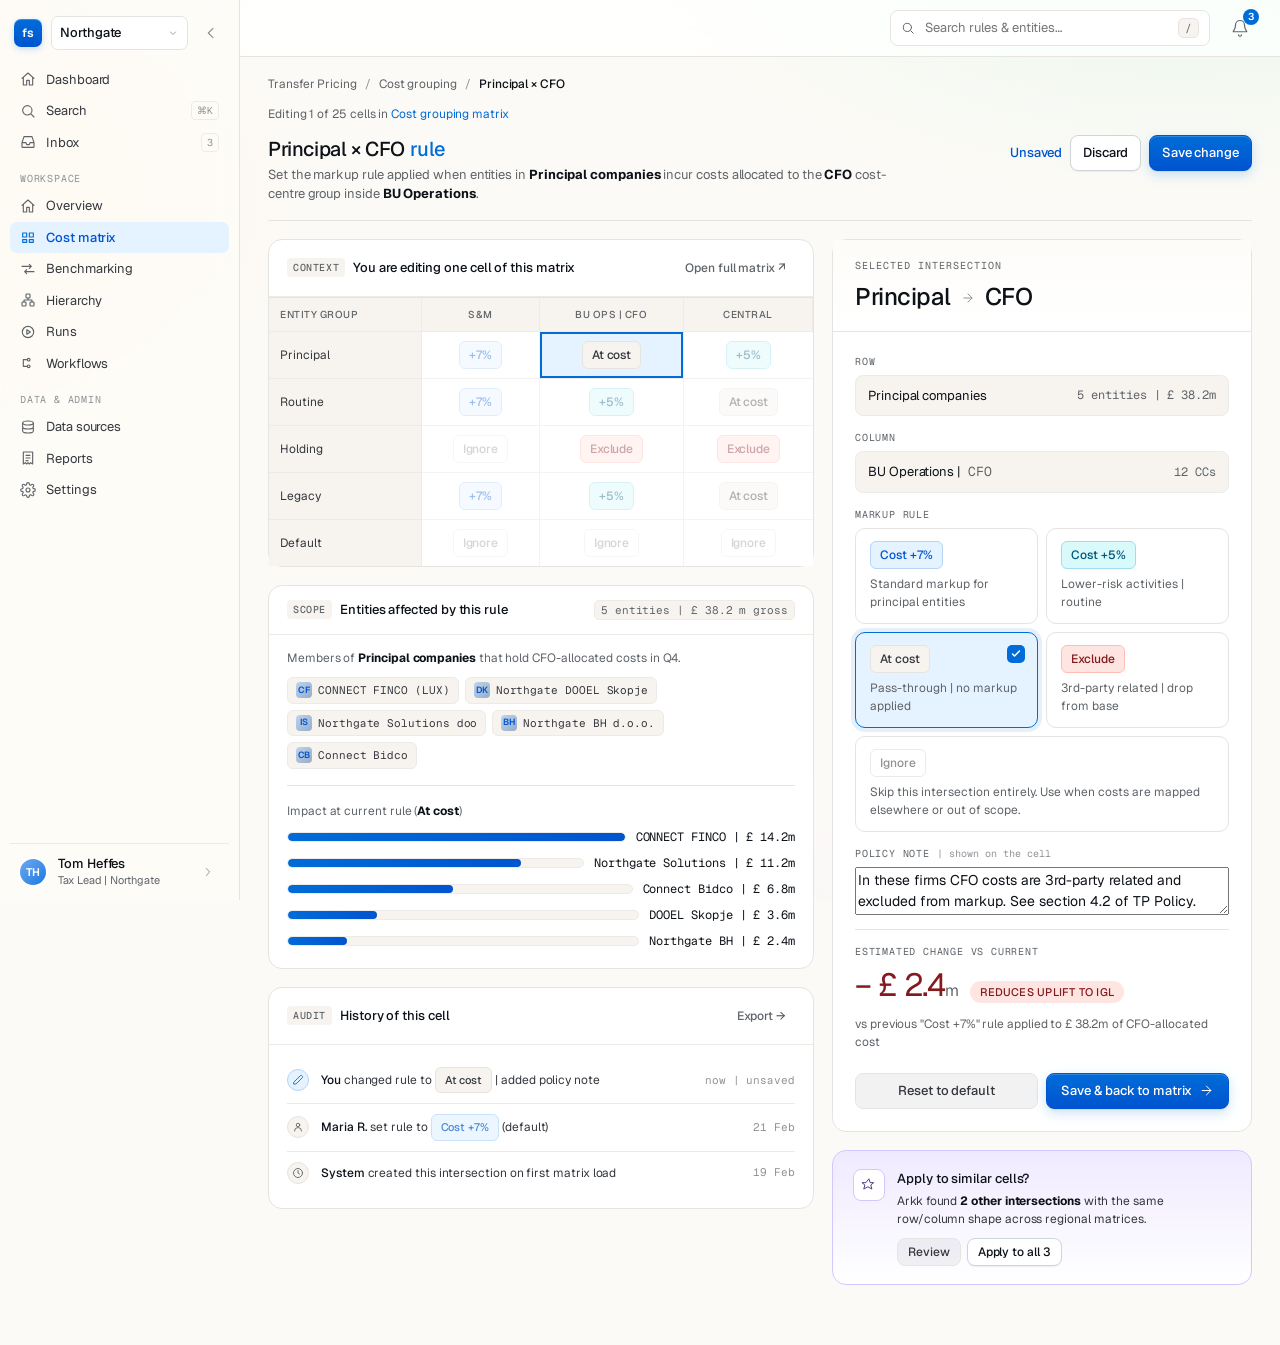
<file: arkk/matrix-edit.html>
<!doctype html>
<html lang="en">
<head>
<meta charset="utf-8" />
<script>try{if(localStorage.getItem('arkk.nav.collapsed')==='1')document.documentElement.dataset.navCollapsed='1';}catch(e){}</script>
<meta name="viewport" content="width=device-width, initial-scale=1" />
<title>Edit intersection | Arkk Transfer Pricing</title>
<link rel="stylesheet" href="shared.css" />
<style>
  /* Chrome reconciliation: left sidebar is the ONE navigation; the topbar
     segmented tab strip duplicated it and is removed. Collapse the topbar
     grid from 3 tracks (nav | search | actions) to 2 (search | actions)
     without touching shared.css (LAW, never edited). */
  .topbar { grid-template-columns: 1fr auto !important; }
</style>
<link rel="stylesheet" href="arkk-nav.css" />
<script defer src="arkk-data.js"></script>
<script defer src="arkk.js"></script>
<script defer src="arkk-nav.js"></script>
<script defer src="arkk-chrome.js"></script>
<style>
  .split { display: grid; grid-template-columns: 1.3fr 1fr; gap: 18px; }
  /* Interaction-layer additions (v6) */
  .rule-option { transition: transform var(--dur-ui) var(--ease-house), background .15s, border-color .15s; }
  .rule-option:hover { transform: translateY(-1px); }
  .mini-matrix {
    background: var(--surface); border: 1px solid var(--line); border-radius: var(--r-md);
    overflow: hidden;
  }
  .mini-matrix table { width: 100%; border-collapse: separate; border-spacing: 0; font-size: 12px; }
  .mini-matrix th, .mini-matrix td {
    padding: 9px 11px; vertical-align: middle;
    border-right: 1px solid var(--line-2); border-bottom: 1px solid var(--line-2);
    text-align: center; background: var(--surface);
    color: var(--ink-3);
  }
  .mini-matrix th {
    background: var(--bg-2); font-size: 10px; color: var(--ink-3);
    letter-spacing: 0.05em; text-transform: uppercase; font-weight: 500;
  }
  .mini-matrix .row-name {
    text-align: left; color: var(--ink-2); background: var(--bg-2);
    font-size: 12px; text-transform: none; letter-spacing: 0;
  }
  .mini-matrix td.cell { opacity: 0.55; cursor: pointer; }
  .mini-matrix td.cell:hover { opacity: 1; background: var(--bg-3); }
  .mini-matrix td.cell.selected {
    opacity: 1;
    background: var(--brand-soft);
    box-shadow: inset 0 0 0 2px var(--brand);
  }
  .mini-matrix tr:last-child td { border-bottom: 0; }
  .mini-matrix td:last-child { border-right: 0; }

  .edit-card {
    background: var(--surface); border: 1px solid var(--line); border-radius: var(--r-md);
    padding: 0;
  }
  .edit-head {
    padding: 18px 22px 16px;
    border-bottom: 1px solid var(--line);
    background: linear-gradient(180deg, var(--bg-3), var(--surface));
  }
  .edit-head .label {
    font-family: "Geist Mono", monospace; font-size: 10px;
    letter-spacing: 0.1em; text-transform: uppercase; color: var(--ink-3);
  }
  .edit-head h2 {
    font-size: 24px; font-weight: 500; margin: 6px 0 0;
    letter-spacing: -0.02em;
    display: flex; align-items: center; gap: 10px;
  }
  .edit-head h2 .arrow { color: var(--ink-4); font-weight: 400; }
  .edit-body { padding: 22px; }

  .rule-grid {
    display: grid; grid-template-columns: 1fr 1fr; gap: 8px;
  }
  .rule-option {
    display: flex; flex-direction: column; align-items: flex-start; gap: 6px;
    padding: 12px 14px;
    border: 1px solid var(--line);
    border-radius: 10px;
    background: var(--surface);
    cursor: pointer;
    text-align: left;
    transition: border-color .15s, background .15s, transform .12s;
    position: relative;
  }
  .rule-option:hover { background: var(--bg-3); border-color: oklch(82% 0.04 254); }
  .rule-option .desc { color: var(--ink-3); font-size: 12px; }
  .rule-option.selected {
    border-color: var(--brand);
    background: var(--brand-soft);
    box-shadow: 0 0 0 4px oklch(54% 0.19 254 / 0.10);
  }
  .rule-option.selected::after {
    content: ""; position: absolute; top: 12px; right: 12px;
    width: 18px; height: 18px; border-radius: 5px;
    background-color: var(--brand);
    background-image: url("data:image/svg+xml;utf8,<svg xmlns='http://www.w3.org/2000/svg' viewBox='0 0 24 24' fill='none' stroke='white' stroke-width='3' stroke-linecap='round' stroke-linejoin='round'><path d='M5 12l4 4 10-10'/></svg>");
    background-size: 12px;
    background-position: center;
    background-repeat: no-repeat;
  }

  .affected {
    /* QA fix: a fixed 5-up grid divided the row evenly regardless of how
       long each entity's name actually was, so names like "Northgate DOOEL
       Skopje" were silently chopped mid-word with no ellipsis (inline-flex
       chips don't render text-overflow: ellipsis, so the cut was invisible
       until you looked closely). Flex-wrap lets each chip take exactly the
       width its own name needs and wrap to a new row when it runs out. */
    display: flex;
    flex-wrap: wrap;
    gap: 6px;
    margin-top: 8px;
  }
  .ent-chip {
    display: inline-flex; align-items: center; gap: 6px;
    padding: 4px 8px;
    background: var(--bg-2); border: 1px solid var(--line-2);
    border-radius: 6px;
    font-family: "Geist Mono", monospace; font-size: 11px;
    color: var(--ink-2);
    white-space: nowrap;
    max-width: 100%;
  }
  .ent-chip .av {
    width: 16px; height: 16px; border-radius: 4px;
    background: linear-gradient(135deg, oklch(86% 0.04 254), oklch(74% 0.05 254));
    color: var(--brand-2); display: grid; place-items: center;
    font-family: "Geist", sans-serif; font-size: 9px; font-weight: 600;
  }

  .timeline {
    display: flex; flex-direction: column; gap: 0;
    margin-top: 6px;
  }
  .tl-item {
    display: grid; grid-template-columns: 22px 1fr auto; gap: 12px;
    padding: 10px 0;
    border-bottom: 1px solid var(--line-2);
    align-items: center;
  }
  .tl-item:last-child { border-bottom: 0; }
  .tl-item .dot {
    width: 9px; height: 9px; border-radius: 50%; background: var(--brand);
    margin: 0 auto;
    border: 2px solid var(--surface);
    outline: 1px solid var(--brand-line);
  }
  .tl-item.muted .dot { background: var(--ink-4); outline-color: var(--line); }
  .tl-item .body { font-size: 12px; color: var(--ink-2); }
  .tl-item .body b { color: var(--ink); font-weight: 500; }
  .tl-item .time { font-size: 11px; color: var(--ink-4); font-family: "Geist Mono", monospace; }

  /* Page-local secondary-action treatment: paired secondary actions
     (Cancel / Back / Reset) must read as buttons, not bare text.
     Neutral low-alpha ink fill, standard hairline, same geometry as the
     adjacent primary. Hover deepens the fill. */
  .btn.soft {
    background: oklch(18% 0.014 254 / 0.05);
    border-color: var(--line);
    color: var(--ink-2);
    box-shadow: none;
  }
  .btn.soft:hover {
    background: oklch(18% 0.014 254 / 0.09);
    border-color: oklch(87% 0.012 254);
    color: var(--ink);
  }
  .btn.soft:focus-visible {
    outline: 2px solid oklch(54% 0.19 254 / 0.3);
    outline-offset: 1px;
  }
</style>
</head>
<body>

<div class="app">

  <!-- Primary (dashboard) navigation -->
  <aside class="sidebar">
    <div class="sidebar-head">
      <div class="logo">fs</div>
      <button class="ws-switch">
        Northgate
        <svg class="ico-xs" viewBox="0 0 24 24" fill="none" stroke="currentColor" stroke-width="1.7" stroke-linecap="round" stroke-linejoin="round"><path d="M7 10l5 5 5-5"/></svg>
      </button>
    </div>
    <div class="sidebar-section">
      <a class="nav-item" href="./">
        <svg class="ico-sm" viewBox="0 0 24 24" fill="none" stroke="currentColor" stroke-width="1.6" stroke-linecap="round" stroke-linejoin="round"><path d="M3 11l9-8 9 8M5 9.5V21h5v-7h4v7h5V9.5"/></svg>
        <span class="nav-label">Dashboard</span>
      </a>
      <a class="nav-item" href="#" data-focus-search>
        <svg class="ico-sm" viewBox="0 0 24 24" fill="none" stroke="currentColor" stroke-width="1.6" stroke-linecap="round" stroke-linejoin="round"><circle cx="11" cy="11" r="7"/><path d="M21 21l-4.3-4.3"/></svg>
        <span class="nav-label">Search</span>
        <span class="count">⌘K</span>
      </a>
      <a class="nav-item" href="#" data-quiet="Inbox">
        <svg class="ico-sm" viewBox="0 0 24 24" fill="none" stroke="currentColor" stroke-width="1.6" stroke-linecap="round" stroke-linejoin="round"><path d="M3 13l3-9h12l3 9v6a1 1 0 0 1-1 1H4a1 1 0 0 1-1-1zM3 13h6l1 3h4l1-3h6"/></svg>
        <span class="nav-label">Inbox</span>
        <span class="count">3</span>
      </a>
    </div>
    <div class="sidebar-section">
      <div class="heading">Workspace</div>
      <a class="nav-item" href="./">
        <svg class="ico-sm" viewBox="0 0 24 24" fill="none" stroke="currentColor" stroke-width="1.6" stroke-linecap="round" stroke-linejoin="round"><path d="M3 11l9-8 9 8M5 9.5V21h5v-7h4v7h5V9.5"/></svg>
        <span class="nav-label">Overview</span>
      </a>
      <a class="nav-item active" href="matrix.html">
        <svg class="ico-sm" viewBox="0 0 24 24" fill="none" stroke="currentColor" stroke-width="1.6" stroke-linecap="round" stroke-linejoin="round"><path d="M4 6h6v6H4zM14 6h6v6h-6zM4 16h6v4H4zM14 16h6v4h-6z"/></svg>
        <span class="nav-label">Cost matrix</span>
      </a>
      <a class="nav-item" href="transfer-pricing.html">
        <svg class="ico-sm" viewBox="0 0 24 24" fill="none" stroke="currentColor" stroke-width="1.6" stroke-linecap="round" stroke-linejoin="round"><path d="M3 8h14M14 5l3 3-3 3M21 16H7M10 19l-3-3 3-3"/></svg>
        <span class="nav-label">Benchmarking</span>
      </a>
      <a class="nav-item" href="hierarchy.html">
        <svg class="ico-sm" viewBox="0 0 24 24" fill="none" stroke="currentColor" stroke-width="1.6" stroke-linecap="round" stroke-linejoin="round"><rect x="9" y="3" width="6" height="6" rx="1.3"/><rect x="3" y="15" width="6" height="6" rx="1.3"/><rect x="15" y="15" width="6" height="6" rx="1.3"/><path d="M12 9v3M6 15v-3h12v3"/></svg>
        <span class="nav-label">Hierarchy</span>
      </a>
      <a class="nav-item" href="runs.html">
        <svg class="ico-sm" viewBox="0 0 24 24" fill="none" stroke="currentColor" stroke-width="1.6" stroke-linecap="round" stroke-linejoin="round"><circle cx="12" cy="12" r="8.5"/><path d="M10.2 8.7l5.4 3.3-5.4 3.3z"/></svg>
        <span class="nav-label">Runs</span>
      </a>
      <a class="nav-item" href="workflows.html">
        <svg class="ico-sm" viewBox="0 0 24 24" fill="none" stroke="currentColor" stroke-width="1.6" stroke-linecap="round" stroke-linejoin="round"><path d="M5 7h6m0 0a2 2 0 1 0 4 0 2 2 0 0 0-4 0zM5 17h6m0 0a2 2 0 1 1 4 0 2 2 0 0 1-4 0zM5 7v10"/></svg>
        <span class="nav-label">Workflows</span>
      </a>
    </div>
    <div class="sidebar-section">
      <div class="heading">Data &amp; admin</div>
      <a class="nav-item" href="data-sources.html">
        <svg class="ico-sm" viewBox="0 0 24 24" fill="none" stroke="currentColor" stroke-width="1.6" stroke-linecap="round" stroke-linejoin="round"><ellipse cx="12" cy="6" rx="8" ry="3"/><path d="M4 6v6c0 1.7 3.6 3 8 3s8-1.3 8-3V6M4 12v6c0 1.7 3.6 3 8 3s8-1.3 8-3v-6"/></svg>
        <span class="nav-label">Data sources</span>
      </a>
      <a class="nav-item" href="reports.html">
        <svg class="ico-sm" viewBox="0 0 24 24" fill="none" stroke="currentColor" stroke-width="1.6" stroke-linecap="round" stroke-linejoin="round"><path d="M5 3h14v18l-3-2-2 2-2-2-2 2-2-2-3 2z"/><path d="M9 8h6M9 12h6M9 16h3"/></svg>
        <span class="nav-label">Reports</span>
      </a>
      <a class="nav-item" href="#" data-quiet="Settings">
        <svg class="ico-sm" viewBox="0 0 24 24" fill="none" stroke="currentColor" stroke-width="1.6" stroke-linecap="round" stroke-linejoin="round"><circle cx="12" cy="12" r="3"/><path d="M19.4 15a1.7 1.7 0 0 0 .4 1.9l.1.1a2 2 0 1 1-2.8 2.8l-.1-.1a1.7 1.7 0 0 0-1.9-.4 1.7 1.7 0 0 0-1 1.5V21a2 2 0 0 1-4 0v-.1a1.7 1.7 0 0 0-1.1-1.5 1.7 1.7 0 0 0-1.9.4l-.1.1a2 2 0 1 1-2.8-2.8l.1-.1a1.7 1.7 0 0 0 .4-1.9 1.7 1.7 0 0 0-1.5-1H3a2 2 0 0 1 0-4h.1a1.7 1.7 0 0 0 1.5-1.1 1.7 1.7 0 0 0-.4-1.9l-.1-.1a2 2 0 1 1 2.8-2.8l.1.1a1.7 1.7 0 0 0 1.9.4H9a1.7 1.7 0 0 0 1-1.5V3a2 2 0 0 1 4 0v.1a1.7 1.7 0 0 0 1 1.5 1.7 1.7 0 0 0 1.9-.4l.1-.1a2 2 0 1 1 2.8 2.8l-.1.1a1.7 1.7 0 0 0-.4 1.9V9a1.7 1.7 0 0 0 1.5 1H21a2 2 0 0 1 0 4h-.1a1.7 1.7 0 0 0-1.5 1z"/></svg>
        <span class="nav-label">Settings</span>
      </a>
    </div>
    <div class="sidebar-foot">
      <div class="user-chip">TH</div>
      <div>
        <div class="nm">Tom Heffes</div>
        <div class="rl">Tax Lead | Northgate</div>
      </div>
      <a class="more" href="#" data-quiet="Account menu" title="Account menu">
        <svg class="ico-sm" viewBox="0 0 24 24" fill="none" stroke="currentColor" stroke-width="1.7" stroke-linecap="round" stroke-linejoin="round"><path d="M9 6l6 6-6 6"/></svg>
      </a>
    </div>
  </aside>

  <!-- Icon rail (legacy, hidden) -->
  <aside class="rail" aria-label="Workspace">
    <div class="logo">fs</div>
    <nav class="nav">
      <a href="./" class="item" title="Overview"><svg class="ico" viewBox="0 0 24 24"><path d="M3 12l9-9 9 9M5 10v10h14V10"/></svg></a>
      <a href="matrix.html" class="item active" title="Cost matrix"><svg class="ico" viewBox="0 0 24 24"><path d="M4 6h6v6H4zM14 6h6v6h-6zM4 16h6v4H4zM14 16h6v4h-6z"/></svg></a>
      <a href="hierarchy.html" class="item" title="Hierarchy"><svg class="ico" viewBox="0 0 24 24"><rect x="9" y="3" width="6" height="6" rx="1.3"/><rect x="3" y="15" width="6" height="6" rx="1.3"/><rect x="15" y="15" width="6" height="6" rx="1.3"/><path d="M12 9v3M6 15v-3h12v3"/></svg></a>
      <a href="runs.html" class="item" title="Runs"><svg class="ico" viewBox="0 0 24 24"><circle cx="12" cy="12" r="8.5"/><path d="M10.2 8.7l5.4 3.3-5.4 3.3z"/></svg></a>
      <a href="workflows.html" class="item" title="Workflows"><svg class="ico" viewBox="0 0 24 24"><path d="M5 7h6m0 0a2 2 0 1 0 4 0 2 2 0 0 0-4 0zM5 17h6m0 0a2 2 0 1 1 4 0 2 2 0 0 1-4 0zM5 7v10"/></svg></a>
    </nav>
    <div class="spacer"></div>
    <a href="#" class="item" style="width: 40px; height: 40px;" title="Help" data-quiet="Help"><svg class="ico" viewBox="0 0 24 24"><circle cx="12" cy="12" r="9"/><path d="M9.5 9.5a2.5 2.5 0 1 1 3.5 2.3c-.7.3-1 .8-1 1.4v.3M12 17h.01"/></svg></a>
    <a href="#" class="item" style="width: 40px; height: 40px;" title="Settings" data-quiet="Settings"><svg class="ico" viewBox="0 0 24 24"><circle cx="12" cy="12" r="3"/><path d="M19.4 15a1.7 1.7 0 0 0 .4 1.9l.1.1a2 2 0 1 1-2.8 2.8l-.1-.1a1.7 1.7 0 0 0-1.9-.4 1.7 1.7 0 0 0-1 1.5V21a2 2 0 0 1-4 0v-.1a1.7 1.7 0 0 0-1.1-1.5 1.7 1.7 0 0 0-1.9.4l-.1.1a2 2 0 1 1-2.8-2.8l.1-.1a1.7 1.7 0 0 0 .4-1.9 1.7 1.7 0 0 0-1.5-1H3a2 2 0 0 1 0-4h.1a1.7 1.7 0 0 0 1.5-1.1 1.7 1.7 0 0 0-.4-1.9l-.1-.1a2 2 0 1 1 2.8-2.8l.1.1a1.7 1.7 0 0 0 1.9.4H9a1.7 1.7 0 0 0 1-1.5V3a2 2 0 0 1 4 0v.1a1.7 1.7 0 0 0 1 1.5 1.7 1.7 0 0 0 1.9-.4l.1-.1a2 2 0 1 1 2.8 2.8l-.1.1a1.7 1.7 0 0 0-.4 1.9V9a1.7 1.7 0 0 0 1.5 1H21a2 2 0 0 1 0 4h-.1a1.7 1.7 0 0 0-1.5 1z"/></svg></a>
    <div class="me" title="Tom Heffes">TH</div>
  </aside>

  <main class="main">

    <!-- Topbar -->
    <div class="topbar">
      <div class="brand-block">
        <div class="logo">fs</div>
        <button class="ws-switch">Northgate <svg class="ico-xs" viewBox="0 0 24 24" fill="none" stroke="currentColor" stroke-width="1.7" stroke-linecap="round" stroke-linejoin="round"><path d="M7 10l5 5 5-5"/></svg></button>
      </div>
      <div class="search">
        <svg class="ico-sm" viewBox="0 0 24 24"><circle cx="11" cy="11" r="7"/><path d="M21 21l-4.3-4.3"/></svg>
        <input placeholder="Search rules &amp; entities…" />
        <span class="kbd">/</span>
      </div>
      <div class="top-actions">
        <button class="icon-btn" title="Notifications"><svg class="ico" viewBox="0 0 24 24"><path d="M6 8a6 6 0 1 1 12 0c0 7 3 7 3 9H3c0-2 3-2 3-9zM10 21a2 2 0 0 0 4 0"/></svg></button>
        <div class="user-chip" title="Tom Heffes">TH</div>
      </div>
    </div>

    <div class="page">

      <nav class="crumbs">
        <a href="./">Transfer Pricing</a>
        <span class="sep">/</span>
        <a href="matrix.html">Cost grouping</a>
        <span class="sep">/</span>
        <span class="here">Principal × CFO</span>
      </nav>

      <!-- Header -->
      <div class="page-head" data-reveal>
        <div>
          <div class="page-eyebrow">
            <span>Editing 1 of 25 cells in <a href="matrix.html" style="color: var(--brand);">Cost grouping matrix</a></span>
          </div>
          <h1 class="page-title">Principal × CFO <em>rule</em></h1>
          <p class="page-sub">Set the markup rule applied when entities in <b style="color: var(--ink);">Principal companies</b> incur costs allocated to the <b style="color: var(--ink);">CFO</b> cost-centre group inside <b style="color: var(--ink);">BU Operations</b>.</p>
        </div>
        <div class="page-meta">
          <span class="unsaved-indicator">Unsaved</span>
          <button class="btn">Discard</button>
          <button class="btn primary">Save change</button>
        </div>
      </div>

      <div class="split">

        <!-- LEFT: context — mini matrix, affected entities, audit log -->
        <div class="col gap-4" style="gap: 18px;">

          <!-- Mini matrix showing context -->
          <div class="card flush" data-reveal>
            <div class="card-head">
              <div class="card-title"><span class="num-badge">CONTEXT</span> You are editing one cell of this matrix</div>
              <a class="btn ghost" style="padding: 4px 8px; font-size: 12px;" href="matrix.html">Open full matrix ↗</a>
            </div>
            <div class="mini-matrix" style="border-radius: 0; border: 0; border-top: 1px solid var(--line);">
              <table>
                <thead>
                  <tr>
                    <th style="text-align: left;">Entity group</th>
                    <th>S&amp;M</th>
                    <th>BU Ops | CFO</th>
                    <th>Central</th>
                  </tr>
                </thead>
                <tbody>
                  <tr>
                    <td class="row-name">Principal</td>
                    <td class="cell"><span class="pill markup-7" style="opacity: 0.7;"><span class="dot"></span> +7%</span></td>
                    <td class="cell selected"><span class="pill at-cost"><span class="dot"></span> At cost</span></td>
                    <td class="cell"><span class="pill markup-5" style="opacity: 0.7;"><span class="dot"></span> +5%</span></td>
                  </tr>
                  <tr>
                    <td class="row-name">Routine</td>
                    <td class="cell"><span class="pill markup-7" style="opacity: 0.7;"><span class="dot"></span> +7%</span></td>
                    <td class="cell"><span class="pill markup-5" style="opacity: 0.7;"><span class="dot"></span> +5%</span></td>
                    <td class="cell"><span class="pill at-cost" style="opacity: 0.7;"><span class="dot"></span> At cost</span></td>
                  </tr>
                  <tr>
                    <td class="row-name">Holding</td>
                    <td class="cell"><span class="pill ignore" style="opacity: 0.7;"><span class="dot"></span> Ignore</span></td>
                    <td class="cell"><span class="pill exclude" style="opacity: 0.7;"><span class="dot"></span> Exclude</span></td>
                    <td class="cell"><span class="pill exclude" style="opacity: 0.7;"><span class="dot"></span> Exclude</span></td>
                  </tr>
                  <tr>
                    <td class="row-name">Legacy</td>
                    <td class="cell"><span class="pill markup-7" style="opacity: 0.7;"><span class="dot"></span> +7%</span></td>
                    <td class="cell"><span class="pill markup-5" style="opacity: 0.7;"><span class="dot"></span> +5%</span></td>
                    <td class="cell"><span class="pill at-cost" style="opacity: 0.7;"><span class="dot"></span> At cost</span></td>
                  </tr>
                  <tr>
                    <td class="row-name">Default</td>
                    <td class="cell"><span class="pill ignore" style="opacity: 0.7;"><span class="dot"></span> Ignore</span></td>
                    <td class="cell"><span class="pill ignore" style="opacity: 0.7;"><span class="dot"></span> Ignore</span></td>
                    <td class="cell"><span class="pill ignore" style="opacity: 0.7;"><span class="dot"></span> Ignore</span></td>
                  </tr>
                </tbody>
              </table>
            </div>
          </div>

          <!-- Affected entities -->
          <div class="card flush" data-reveal>
            <div class="card-head">
              <div class="card-title"><span class="num-badge">SCOPE</span> Entities affected by this rule</div>
              <span class="count">5 entities | £ 38.2 m gross</span>
            </div>
            <div style="padding: 14px 18px 18px;">
              <p class="muted" style="margin: 0 0 10px; font-size: 12px;">Members of <b style="color: var(--ink);">Principal companies</b> that hold CFO-allocated costs in Q4.</p>
              <div class="affected">
                <span class="ent-chip"><span class="av">CF</span> CONNECT FINCO (LUX)</span>
                <span class="ent-chip"><span class="av">DK</span> Northgate DOOEL Skopje</span>
                <span class="ent-chip"><span class="av">IS</span> Northgate Solutions doo</span>
                <span class="ent-chip"><span class="av">BH</span> Northgate BH d.o.o.</span>
                <span class="ent-chip"><span class="av">CB</span> Connect Bidco</span>
              </div>

              <hr class="hr" style="margin: 16px 0;" />

              <p class="muted" style="margin: 0 0 8px; font-size: 12px;">Impact at current rule (<b style="color: var(--ink);">At cost</b>)</p>
              <div class="bars">
                <!-- Group 3 fix: width = value / max(all values), verified per bar
                     (max = CONNECT FINCO £14.2m). Previous values (86/68/41/22/14%)
                     did not correspond to any consistent scale against the £ figures. -->
                <div class="bar-row"><div class="bar-track"><div class="bar-fill" data-to="100%" style="width: 0%;"></div></div><span class="val">CONNECT FINCO | £ 14.2m</span></div>
                <div class="bar-row"><div class="bar-track"><div class="bar-fill" data-to="78.9%" style="width: 0%;"></div></div><span class="val">Northgate Solutions | £ 11.2m</span></div>
                <div class="bar-row"><div class="bar-track"><div class="bar-fill" data-to="47.9%" style="width: 0%;"></div></div><span class="val">Connect Bidco | £ 6.8m</span></div>
                <div class="bar-row"><div class="bar-track"><div class="bar-fill" data-to="25.4%" style="width: 0%;"></div></div><span class="val">DOOEL Skopje | £ 3.6m</span></div>
                <div class="bar-row"><div class="bar-track"><div class="bar-fill" data-to="16.9%" style="width: 0%;"></div></div><span class="val">Northgate BH | £ 2.4m</span></div>
              </div>
            </div>
          </div>

          <!-- Audit log -->
          <div class="card flush" data-reveal>
            <div class="card-head">
              <div class="card-title"><span class="num-badge">AUDIT</span> History of this cell</div>
              <button class="btn ghost" style="padding: 4px 8px; font-size: 12px;">Export →</button>
            </div>
            <div style="padding: 6px 18px 14px;">
              <div class="timeline">
                <div class="tl-item">
                  <span class="tl-ico active"><svg class="ico-xs" viewBox="0 0 24 24" fill="none" stroke="currentColor" stroke-width="1.7" stroke-linecap="round" stroke-linejoin="round"><path d="M4 20h4L20.7 7.3a2 2 0 0 0 0-2.8l-1.2-1.2a2 2 0 0 0-2.8 0L4 16z"/></svg></span>
                  <div class="body"><b>You</b> changed rule to <span class="pill at-cost" style="font-size: 11px;">At cost</span> | added policy note</div>
                  <div class="time">now | unsaved</div>
                </div>
                <div class="tl-item muted">
                  <span class="tl-ico"><svg class="ico-xs" viewBox="0 0 24 24" fill="none" stroke="currentColor" stroke-width="1.7" stroke-linecap="round" stroke-linejoin="round"><circle cx="12" cy="8" r="3.5"/><path d="M5 20a7 7 0 0 1 14 0"/></svg></span>
                  <div class="body"><b>Maria R.</b> set rule to <span class="pill markup-7" style="font-size: 11px; opacity: 0.7;">Cost +7%</span> (default)</div>
                  <div class="time">21 Feb</div>
                </div>
                <div class="tl-item muted">
                  <span class="tl-ico"><svg class="ico-xs" viewBox="0 0 24 24" fill="none" stroke="currentColor" stroke-width="1.7" stroke-linecap="round" stroke-linejoin="round"><circle cx="12" cy="12" r="9"/><path d="M12 7v5l3 2"/></svg></span>
                  <div class="body"><b>System</b> created this intersection on first matrix load</div>
                  <div class="time">19 Feb</div>
                </div>
              </div>
            </div>
          </div>
        </div>

        <!-- RIGHT: edit form -->
        <div class="col" style="gap: 18px; align-self: start; position: sticky; top: 110px;" data-reveal>

          <div class="edit-card">
            <div class="edit-head">
              <div class="label">Selected intersection</div>
              <h2>
                Principal
                <span class="arrow"><svg class="ico-sm" viewBox="0 0 24 24"><path d="M5 12h14M12 5l7 7-7 7"/></svg></span>
                CFO
              </h2>
            </div>

            <div class="edit-body">

              <div class="field">
                <label>Row</label>
                <div class="row-key">
                  <svg class="ico-xs" style="color: var(--brand);" viewBox="0 0 24 24"><circle cx="12" cy="12" r="9"/><path d="M8 12h8"/></svg>
                  Principal companies
                  <span style="color: var(--ink-3); margin-left: auto; font-family: 'Geist Mono', monospace; font-size: 12px;">5 entities | £ 38.2m</span>
                </div>
              </div>

              <div class="field">
                <label>Column</label>
                <div class="row-key">
                  <svg class="ico-xs" style="color: var(--brand);" viewBox="0 0 24 24"><rect x="4" y="4" width="16" height="16" rx="2"/></svg>
                  BU Operations | <span class="mono" style="color: var(--ink-3);">CFO</span>
                  <span style="color: var(--ink-3); margin-left: auto; font-family: 'Geist Mono', monospace; font-size: 12px;">12 CCs</span>
                </div>
              </div>

              <div class="field">
                <label>Markup rule</label>
                <div class="rule-grid">
                  <button class="rule-option">
                    <span class="pill markup-7"><span class="dot"></span> Cost +7%</span>
                    <span class="desc">Standard markup for principal entities</span>
                  </button>
                  <button class="rule-option">
                    <span class="pill markup-5"><span class="dot"></span> Cost +5%</span>
                    <span class="desc">Lower-risk activities | routine</span>
                  </button>
                  <button class="rule-option selected">
                    <span class="pill at-cost"><span class="dot"></span> At cost</span>
                    <span class="desc">Pass-through | no markup applied</span>
                  </button>
                  <button class="rule-option">
                    <span class="pill exclude"><span class="dot"></span> Exclude</span>
                    <span class="desc">3rd-party related | drop from base</span>
                  </button>
                  <button class="rule-option" style="grid-column: span 2;">
                    <span class="pill ignore"><span class="dot"></span> Ignore</span>
                    <span class="desc">Skip this intersection entirely. Use when costs are mapped elsewhere or out of scope.</span>
                  </button>
                </div>
              </div>

              <div class="field">
                <label>Policy note <span style="text-transform: none; color: var(--ink-4); letter-spacing: 0;">| shown on the cell</span></label>
                <textarea>In these firms CFO costs are 3rd-party related and excluded from markup. See section 4.2 of TP Policy.</textarea>
              </div>

              <hr class="hr" style="margin: 8px 0 14px;" />

              <div class="field" style="margin-bottom: 0;">
                <label>Estimated change vs current</label>
                <div class="row" style="align-items: baseline; gap: 12px; margin-top: 4px;">
                  <div style="font-family: 'Geist', sans-serif; font-size: 32px; line-height: 1; letter-spacing: -0.03em; color: var(--coral-ink);"><span class="est-sign">−</span> £ <span class="est-num" data-count="2.7" data-count-decimals="1"></span><span style="font-size: 0.5em; color: var(--ink-3);">m</span></div>
                  <span class="status-pill danger est-status">Reduces uplift to IGL</span>
                </div>
                <p class="muted" style="margin: 6px 0 0; font-size: 12px;">vs previous "Cost +7%" rule applied to £ 38.2m of CFO-allocated cost</p>
              </div>

              <div style="display: flex; gap: 8px; margin-top: 22px;">
                <button class="btn soft" style="flex: 1; justify-content: center;">Reset to default</button>
                <button class="btn primary" style="flex: 1; justify-content: center;">
                  Save &amp; back to matrix
                  <svg class="ico" viewBox="0 0 24 24"><path d="M5 12h14M12 5l7 7-7 7"/></svg>
                </button>
              </div>
            </div>
          </div>

          <div class="card" style="background: linear-gradient(180deg, var(--lilac-soft), var(--surface)); border-color: oklch(86% 0.08 295);">
            <div class="row gap-3" style="align-items: flex-start;">
              <div style="width: 32px; height: 32px; border-radius: 8px; display: grid; place-items: center; background: var(--surface); border: 1px solid oklch(86% 0.08 295); color: var(--lilac-ink); flex-shrink: 0;">
                <svg class="ico-sm" viewBox="0 0 24 24"><path d="M12 2l2 6h6l-5 4 2 7-7-4-7 4 2-7-5-4h6z"/></svg>
              </div>
              <div>
                <div style="font-size: 13px; font-weight: 500; color: var(--ink); margin-bottom: 4px;">Apply to similar cells?</div>
                <p style="margin: 0 0 10px; font-size: 12px; color: var(--ink-2);">Arkk found <b style="color: var(--ink);">2 other intersections</b> with the same row/column shape across regional matrices.</p>
                <div style="display: flex; gap: 6px;">
                  <button class="btn soft" style="padding: 4px 10px; font-size: 12px;">Review</button>
                  <button class="btn" style="padding: 4px 10px; font-size: 12px; background: var(--surface);">Apply to all 3</button>
                </div>
              </div>
            </div>
          </div>
        </div>
      </div>
    </div>
  </main>
</div>

<!-- =====================================================================
     WAVE 2 - page-unique behaviour (Reset to default, Review/Apply to all
     3, audit-log Export). Additive listeners layered on top of arkk.js's
     existing initMatrixEdit (rule-option click, Save, Discard) - no shared
     file touched, no arkk.js edit.
     ===================================================================== -->
<script>
document.addEventListener('DOMContentLoaded', function () {
  'use strict';
  if (!window.Arkk) return;
  var el = Arkk.el;

  var grid = document.querySelector('.rule-grid');
  var unsavedEl = document.querySelector('.unsaved-indicator');

  /* ---- Reset to default: restores Cost +7% (the rule the audit trail
     names as default) by re-using arkk.js's own rule-option click handler
     so bars / est-change / status pill recompute exactly as a real
     selection would, then settles the unsaved indicator. */
  var resetBtn = Array.prototype.filter.call(document.querySelectorAll('.btn.soft'), function (b) {
    return b.textContent.trim() === 'Reset to default';
  })[0];
  if (resetBtn && grid) {
    resetBtn.addEventListener('click', function () {
      var target = Array.prototype.filter.call(grid.querySelectorAll('.rule-option'), function (o) {
        return !!o.querySelector('.pill.markup-7');
      })[0];
      if (target && !target.classList.contains('selected')) target.click();
      if (unsavedEl) unsavedEl.hidden = true;
      Arkk.toast('Reset to default rule.', { sub: 'Cost +7% | standard markup for principal entities' });
    });
  }

  /* ---- Review / Apply to all 3: the 3 similar intersections Arkk found
     across the regional matrices (page-local scope, not a second copy of
     an ArkkData fact). Apply writes the currently-selected rule to each
     in arkk.matrix.v1.overrides (real, namespaced, persists past reload -
     preserves any existing matrix.html "custom" region entries under the
     same key via get/modify/set rather than a blind overwrite). */
  var SIMILAR = [
    { key: 'principal-cfo-na', label: 'Principal × CFO', region: 'North America', rule: 'markup-7' },
    { key: 'principal-cfo-apac', label: 'Principal × CFO', region: 'Asia-Pacific', rule: 'markup-7' },
    { key: 'holding-cfo-europe', label: 'Holding × CFO', region: 'Europe', rule: 'ignore' }
  ];
  var RULE_LABEL = { 'markup-7': 'Cost +7%', 'markup-5': 'Cost +5%', 'at-cost': 'At cost', exclude: 'Exclude', ignore: 'Ignore' };
  var similarCard = document.querySelector('.card[style*="lilac-soft"]');
  var reviewBtn, applyBtn, similarList = null;
  if (similarCard) {
    var simBtns = similarCard.querySelectorAll('button.btn');
    reviewBtn = simBtns[0]; applyBtn = simBtns[1];
  }
  function currentRuleKey() {
    var sel = grid && grid.querySelector('.rule-option.selected .pill');
    if (!sel) return 'markup-7';
    var m = sel.className.match(/pill (\S+)/);
    return m ? m[1] : 'markup-7';
  }
  function buildSimilarList() {
    var wrap = el('div', { style: 'display:flex; flex-direction:column; gap:6px; margin-top:10px; padding-top:10px; border-top:1px solid oklch(86% 0.08 295);' });
    SIMILAR.forEach(function (item) {
      var row = el('div', { style: 'display:flex; align-items:center; justify-content:space-between; gap:8px; font-size:12px; color:var(--ink-2);' });
      var left = el('span', { text: item.label + ' | ' + item.region });
      var pill = el('span', { cls: 'status-pill queued sim-pill', text: RULE_LABEL[item.rule] || item.rule, style: 'font-size:11px;' });
      row.appendChild(left); row.appendChild(pill);
      wrap.appendChild(row);
    });
    return wrap;
  }
  if (reviewBtn) {
    reviewBtn.addEventListener('click', function () {
      if (similarList) { similarList.remove(); similarList = null; reviewBtn.textContent = 'Review'; return; }
      similarList = buildSimilarList();
      var content = similarCard.querySelector('.row.gap-3 > div:last-child');
      if (content) content.appendChild(similarList);
      reviewBtn.textContent = 'Hide';
    });
  }
  if (applyBtn) {
    applyBtn.addEventListener('click', function () {
      var ruleKey = currentRuleKey();
      var store = Arkk.store('arkk.matrix.v1', function () { return { overrides: {} }; });
      var state = store.get();
      if (!state.overrides || typeof state.overrides !== 'object') state.overrides = {};
      SIMILAR.forEach(function (item) { state.overrides[item.key] = ruleKey; item.rule = ruleKey; });
      store.set(state, true);
      Arkk.activity.log({ kind: 'matrix', title: 'Applied ' + (RULE_LABEL[ruleKey] || ruleKey) + ' to 3 similar cells', href: 'matrix.html' });
      Arkk.commit(applyBtn);
      if (similarList) {
        Array.prototype.forEach.call(similarList.querySelectorAll('.sim-pill'), function (p) { p.textContent = RULE_LABEL[ruleKey] || ruleKey; });
      }
      Arkk.toast('Applied ' + (RULE_LABEL[ruleKey] || ruleKey) + ' to 3 cells.', { sub: 'Principal × CFO (NA, APAC) | Holding × CFO (Europe)' });
      setTimeout(function () { window.location.href = 'matrix.html'; }, Arkk.reduce ? 0 : 620);
    });
  }

  /* ---- Audit log Export: real CSV of this cell's change history. */
  var auditCard = Array.prototype.filter.call(document.querySelectorAll('.card.flush'), function (c) {
    return /History of this cell/.test(c.textContent);
  })[0];
  if (auditCard) {
    var exportBtn = auditCard.querySelector('.card-head .btn.ghost');
    if (exportBtn) {
      exportBtn.addEventListener('click', function () {
        var rows = [
          ['You', 'At cost', 'Added policy note', 'now | unsaved'],
          ['Maria R.', 'Cost +7%', 'Default', '21 Feb'],
          ['System', '-', 'Created this intersection on first matrix load', '19 Feb']
        ];
        Arkk.exportCSV('northgate-principal-cfo-rule-history.csv', ['Actor', 'Rule', 'Note', 'When'], rows);
      });
    }
  }
});
</script>
</body>
</html>
</file>
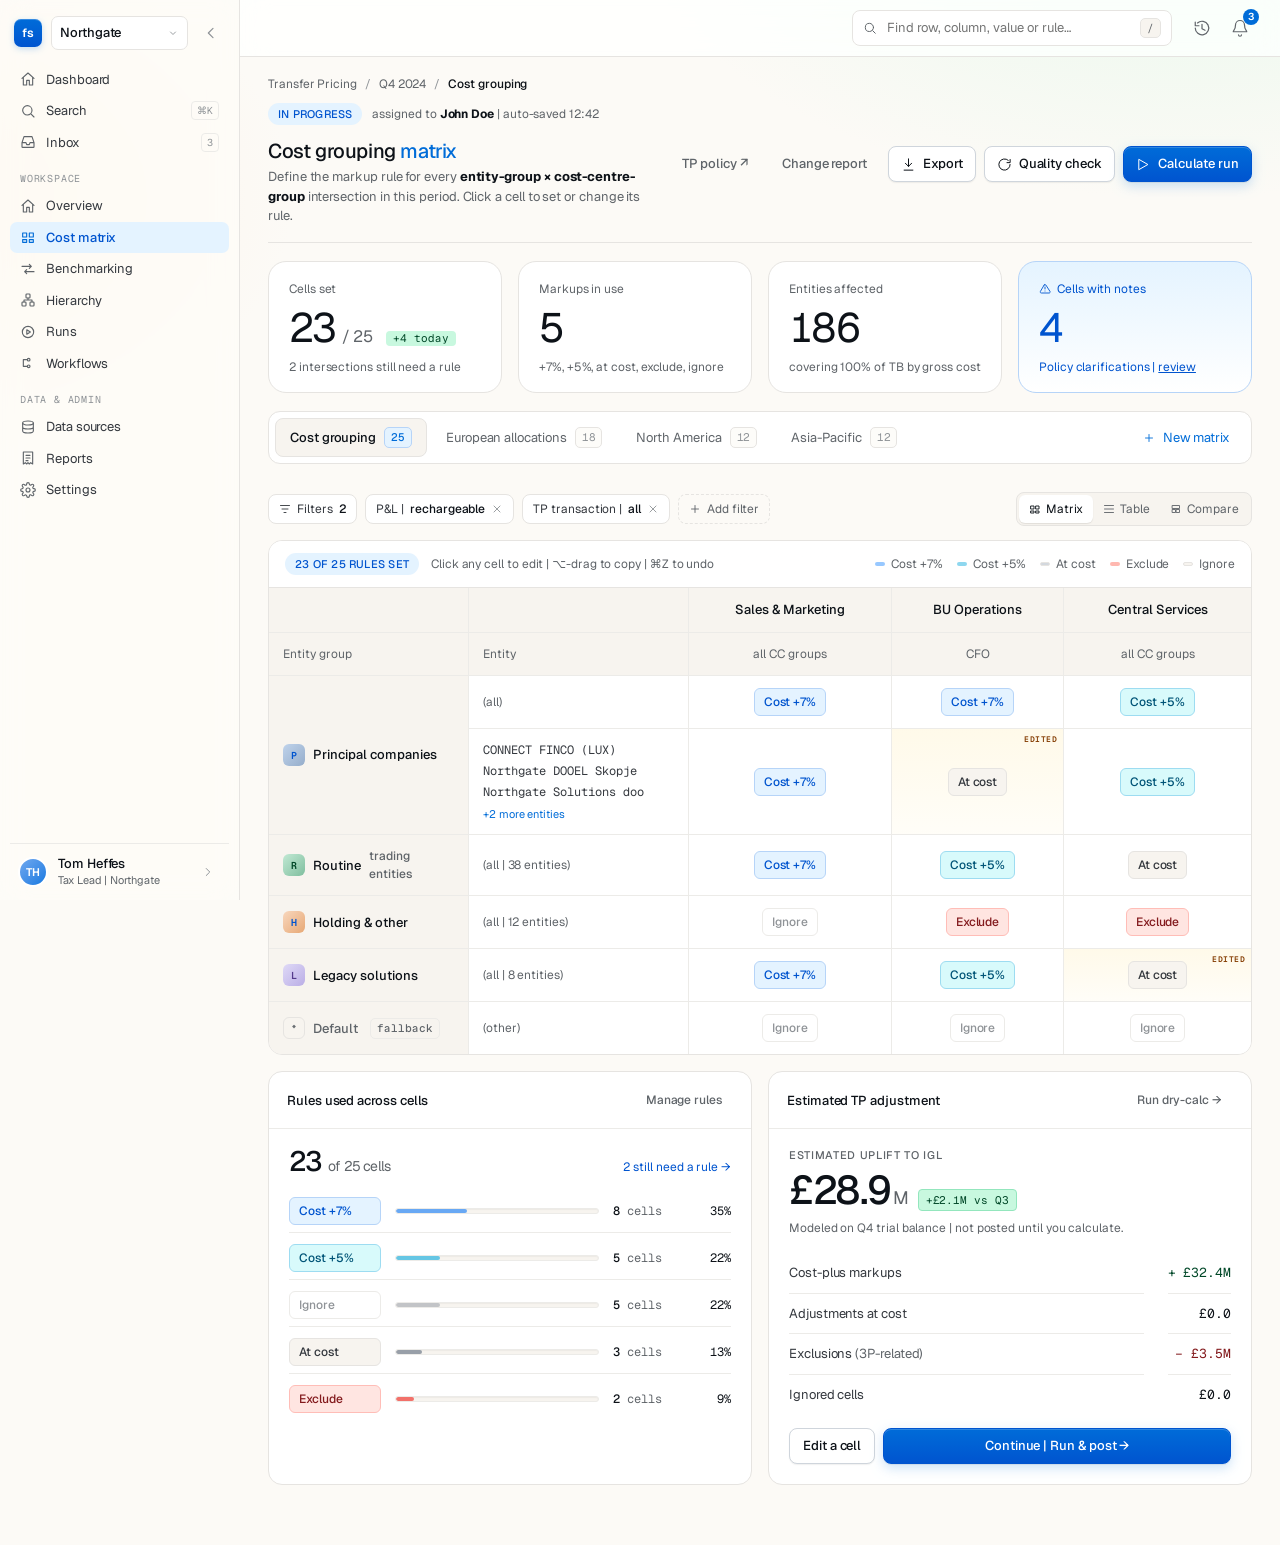
<file: arkk/matrix.html>
<!doctype html>
<html lang="en">
<head>
<meta charset="utf-8" />
<script>try{if(localStorage.getItem('arkk.nav.collapsed')==='1')document.documentElement.dataset.navCollapsed='1';}catch(e){}</script>
<meta name="viewport" content="width=device-width, initial-scale=1" />
<title>Cost matrix | Arkk Transfer Pricing</title>
<link rel="stylesheet" href="shared.css" />
<style>
  /* Chrome reconciliation: left sidebar is the ONE navigation; the topbar
     segmented tab strip duplicated it and is removed. Collapse the topbar
     grid from 3 tracks (nav | search | actions) to 2 (search | actions)
     without touching shared.css (LAW, never edited). */
  .topbar { grid-template-columns: 1fr auto !important; }
</style>
<link rel="stylesheet" href="arkk-nav.css" />
<script defer src="arkk-data.js"></script>
<script defer src="arkk.js"></script>
<script defer src="arkk-nav.js"></script>
<script defer src="arkk-chrome.js"></script>
<style>
  /* Page-local */
  .strip {
    display: grid;
    grid-template-columns: repeat(4, 1fr);
    gap: 16px;
    margin-bottom: 18px;
  }
  .matrix-tabs {
    display: flex; align-items: center; gap: 4px;
    padding: 6px;
    background: var(--surface);
    border: 1px solid var(--line);
    border-radius: 12px;
    margin-bottom: 14px;
  }
  .matrix-tabs a {
    display: inline-flex; align-items: center; gap: 8px;
    padding: 8px 14px;
    font-size: 13px; color: var(--ink-3);
    border-radius: 8px;
    border: 1px solid transparent;
  }
  .matrix-tabs a:hover { background: var(--bg-2); color: var(--ink); }
  .matrix-tabs a.on {
    background: var(--bg-2); color: var(--ink); font-weight: 500;
    border-color: var(--line);
  }
  .matrix-tabs a .ct { font-family: "Geist Mono", monospace; font-size: 11px; color: var(--ink-4); background: var(--bg-3); padding: 1px 6px; border-radius: 5px; border: 1px solid var(--line); }
  .matrix-tabs a.on .ct { color: var(--brand); background: var(--brand-soft); border-color: var(--brand-line); }
  .matrix-tabs .right { margin-left: auto; }

  .impact {
    display: grid;
    grid-template-columns: 1fr 1fr;
    gap: 16px;
    margin-top: 16px;
  }
  .impact .donut-wrap { display: grid; grid-template-columns: 96px 1fr; gap: 16px; align-items: center; }
  .impact .donut-meta { font-size: 12px; color: var(--ink-3); }
  .impact .donut-meta b { color: var(--ink); font-weight: 500; font-size: 13px; display: block; margin-bottom: 4px; }
  .impact-list { display: flex; flex-direction: column; gap: 8px; margin-top: 14px; }
  .impact-row { display: grid; grid-template-columns: 1fr auto auto; align-items: center; gap: 12px; }
  .impact-row .pill { width: fit-content; }
  .impact-row .num { font-family: "Geist Mono", monospace; font-size: 13px; color: var(--ink); }

  /* Interaction-layer additions (v6) */
  td.cell { transition: transform 120ms var(--ease-house); }
  .chip .x { transition: color var(--dur-micro) var(--ease-house); }
  .chip .x:hover { color: var(--coral-ink); }

  /* Group 1 fix - entity column sizing: guarantee the group/sub columns
     never get squeezed to char-by-char wrapping regardless of region
     (long entity-group names like "Northgate DOOEL Skopje group" need
     room). shared.css untouched - page-local override only. */
  table.matrix td.row-group, table.matrix td.row-sub {
    min-width: 150px;
    overflow-wrap: normal;
    word-break: normal;
  }
  table.matrix td.row-sub { min-width: 170px; }

  /* Group 1 fix - flagged-cell corner marker: shared.css draws a solid
     orange DOT (::after) on recently-edited/noted cells, which violates
     the no-naked-dots shape law. Override with a muted text label; the
     cell background tint (also from shared.css) remains the primary
     signal, so this is additive context, not decoration. */
  table.matrix td.cell.flagged::after {
    content: "edited";
    top: 4px; right: 6px;
    width: auto; height: auto;
    border-radius: 3px;
    background: none;
    box-shadow: none;
    font-family: "Geist Mono", monospace;
    font-size: 8px;
    letter-spacing: 0.06em;
    text-transform: uppercase;
    font-weight: 600;
    color: var(--peach-ink);
  }

  /* Group 1 fix - alt-drag copy visual feedback (⌥-drag to copy, per the
     grid's own hint line). Source cell gets a dashed outline; live-hovered
     targets get a soft tint while the drag is in progress. */
  table.matrix td.cell.copy-source { outline: 2px dashed var(--brand); outline-offset: -2px; }
  table.matrix td.cell.copy-target { background: var(--brand-tint); }
</style>
</head>
<body>

<div class="app">

  <!-- Primary (dashboard) navigation -->
  <aside class="sidebar">
    <div class="sidebar-head">
      <div class="logo">fs</div>
      <button class="ws-switch">
        Northgate
        <svg class="ico-xs" viewBox="0 0 24 24" fill="none" stroke="currentColor" stroke-width="1.7" stroke-linecap="round" stroke-linejoin="round"><path d="M7 10l5 5 5-5"/></svg>
      </button>
    </div>
    <div class="sidebar-section">
      <a class="nav-item" href="./">
        <svg class="ico-sm" viewBox="0 0 24 24" fill="none" stroke="currentColor" stroke-width="1.6" stroke-linecap="round" stroke-linejoin="round"><path d="M3 11l9-8 9 8M5 9.5V21h5v-7h4v7h5V9.5"/></svg>
        <span class="nav-label">Dashboard</span>
      </a>
      <a class="nav-item" href="#" data-focus-search>
        <svg class="ico-sm" viewBox="0 0 24 24" fill="none" stroke="currentColor" stroke-width="1.6" stroke-linecap="round" stroke-linejoin="round"><circle cx="11" cy="11" r="7"/><path d="M21 21l-4.3-4.3"/></svg>
        <span class="nav-label">Search</span>
        <span class="count">⌘K</span>
      </a>
      <a class="nav-item" href="#" data-quiet="Inbox">
        <svg class="ico-sm" viewBox="0 0 24 24" fill="none" stroke="currentColor" stroke-width="1.6" stroke-linecap="round" stroke-linejoin="round"><path d="M3 13l3-9h12l3 9v6a1 1 0 0 1-1 1H4a1 1 0 0 1-1-1zM3 13h6l1 3h4l1-3h6"/></svg>
        <span class="nav-label">Inbox</span>
        <span class="count">3</span>
      </a>
    </div>
    <div class="sidebar-section">
      <div class="heading">Workspace</div>
      <a class="nav-item" href="./">
        <svg class="ico-sm" viewBox="0 0 24 24" fill="none" stroke="currentColor" stroke-width="1.6" stroke-linecap="round" stroke-linejoin="round"><path d="M3 11l9-8 9 8M5 9.5V21h5v-7h4v7h5V9.5"/></svg>
        <span class="nav-label">Overview</span>
      </a>
      <a class="nav-item active" href="matrix.html">
        <svg class="ico-sm" viewBox="0 0 24 24" fill="none" stroke="currentColor" stroke-width="1.6" stroke-linecap="round" stroke-linejoin="round"><path d="M4 6h6v6H4zM14 6h6v6h-6zM4 16h6v4H4zM14 16h6v4h-6z"/></svg>
        <span class="nav-label">Cost matrix</span>
      </a>
      <a class="nav-item" href="transfer-pricing.html">
        <svg class="ico-sm" viewBox="0 0 24 24" fill="none" stroke="currentColor" stroke-width="1.6" stroke-linecap="round" stroke-linejoin="round"><path d="M3 8h14M14 5l3 3-3 3M21 16H7M10 19l-3-3 3-3"/></svg>
        <span class="nav-label">Benchmarking</span>
      </a>
      <a class="nav-item" href="hierarchy.html">
        <svg class="ico-sm" viewBox="0 0 24 24" fill="none" stroke="currentColor" stroke-width="1.6" stroke-linecap="round" stroke-linejoin="round"><rect x="9" y="3" width="6" height="6" rx="1.3"/><rect x="3" y="15" width="6" height="6" rx="1.3"/><rect x="15" y="15" width="6" height="6" rx="1.3"/><path d="M12 9v3M6 15v-3h12v3"/></svg>
        <span class="nav-label">Hierarchy</span>
      </a>
      <a class="nav-item" href="runs.html">
        <svg class="ico-sm" viewBox="0 0 24 24" fill="none" stroke="currentColor" stroke-width="1.6" stroke-linecap="round" stroke-linejoin="round"><circle cx="12" cy="12" r="8.5"/><path d="M10.2 8.7l5.4 3.3-5.4 3.3z"/></svg>
        <span class="nav-label">Runs</span>
      </a>
      <a class="nav-item" href="workflows.html">
        <svg class="ico-sm" viewBox="0 0 24 24" fill="none" stroke="currentColor" stroke-width="1.6" stroke-linecap="round" stroke-linejoin="round"><path d="M5 7h6m0 0a2 2 0 1 0 4 0 2 2 0 0 0-4 0zM5 17h6m0 0a2 2 0 1 1 4 0 2 2 0 0 1-4 0zM5 7v10"/></svg>
        <span class="nav-label">Workflows</span>
      </a>
    </div>
    <div class="sidebar-section">
      <div class="heading">Data &amp; admin</div>
      <a class="nav-item" href="data-sources.html">
        <svg class="ico-sm" viewBox="0 0 24 24" fill="none" stroke="currentColor" stroke-width="1.6" stroke-linecap="round" stroke-linejoin="round"><ellipse cx="12" cy="6" rx="8" ry="3"/><path d="M4 6v6c0 1.7 3.6 3 8 3s8-1.3 8-3V6M4 12v6c0 1.7 3.6 3 8 3s8-1.3 8-3v-6"/></svg>
        <span class="nav-label">Data sources</span>
      </a>
      <a class="nav-item" href="reports.html">
        <svg class="ico-sm" viewBox="0 0 24 24" fill="none" stroke="currentColor" stroke-width="1.6" stroke-linecap="round" stroke-linejoin="round"><path d="M5 3h14v18l-3-2-2 2-2-2-2 2-2-2-3 2z"/><path d="M9 8h6M9 12h6M9 16h3"/></svg>
        <span class="nav-label">Reports</span>
      </a>
      <a class="nav-item" href="#" data-quiet="Settings">
        <svg class="ico-sm" viewBox="0 0 24 24" fill="none" stroke="currentColor" stroke-width="1.6" stroke-linecap="round" stroke-linejoin="round"><circle cx="12" cy="12" r="3"/><path d="M19.4 15a1.7 1.7 0 0 0 .4 1.9l.1.1a2 2 0 1 1-2.8 2.8l-.1-.1a1.7 1.7 0 0 0-1.9-.4 1.7 1.7 0 0 0-1 1.5V21a2 2 0 0 1-4 0v-.1a1.7 1.7 0 0 0-1.1-1.5 1.7 1.7 0 0 0-1.9.4l-.1.1a2 2 0 1 1-2.8-2.8l.1-.1a1.7 1.7 0 0 0 .4-1.9 1.7 1.7 0 0 0-1.5-1H3a2 2 0 0 1 0-4h.1a1.7 1.7 0 0 0 1.5-1.1 1.7 1.7 0 0 0-.4-1.9l-.1-.1a2 2 0 1 1 2.8-2.8l.1.1a1.7 1.7 0 0 0 1.9.4H9a1.7 1.7 0 0 0 1-1.5V3a2 2 0 0 1 4 0v.1a1.7 1.7 0 0 0 1 1.5 1.7 1.7 0 0 0 1.9-.4l.1-.1a2 2 0 1 1 2.8 2.8l-.1.1a1.7 1.7 0 0 0-.4 1.9V9a1.7 1.7 0 0 0 1.5 1H21a2 2 0 0 1 0 4h-.1a1.7 1.7 0 0 0-1.5 1z"/></svg>
        <span class="nav-label">Settings</span>
      </a>
    </div>
    <div class="sidebar-foot">
      <div class="user-chip">TH</div>
      <div>
        <div class="nm">Tom Heffes</div>
        <div class="rl">Tax Lead | Northgate</div>
      </div>
      <a class="more" href="#" data-quiet="Account menu" title="Account menu">
        <svg class="ico-sm" viewBox="0 0 24 24" fill="none" stroke="currentColor" stroke-width="1.7" stroke-linecap="round" stroke-linejoin="round"><path d="M9 6l6 6-6 6"/></svg>
      </a>
    </div>
  </aside>

  <!-- Icon rail (legacy, hidden) -->
  <aside class="rail" aria-label="Workspace">
    <div class="logo">fs</div>
    <nav class="nav">
      <a href="./" class="item" title="Overview"><svg class="ico" viewBox="0 0 24 24"><path d="M3 12l9-9 9 9M5 10v10h14V10"/></svg></a>
      <a href="matrix.html" class="item active" title="Cost matrix"><svg class="ico" viewBox="0 0 24 24"><path d="M4 6h6v6H4zM14 6h6v6h-6zM4 16h6v4H4zM14 16h6v4h-6z"/></svg></a>
      <a href="hierarchy.html" class="item" title="Hierarchy"><svg class="ico" viewBox="0 0 24 24"><rect x="9" y="3" width="6" height="6" rx="1.3"/><rect x="3" y="15" width="6" height="6" rx="1.3"/><rect x="15" y="15" width="6" height="6" rx="1.3"/><path d="M12 9v3M6 15v-3h12v3"/></svg></a>
      <a href="runs.html" class="item" title="Runs"><svg class="ico" viewBox="0 0 24 24"><circle cx="12" cy="12" r="8.5"/><path d="M10.2 8.7l5.4 3.3-5.4 3.3z"/></svg></a>
      <a href="workflows.html" class="item" title="Workflows"><svg class="ico" viewBox="0 0 24 24"><path d="M5 7h6m0 0a2 2 0 1 0 4 0 2 2 0 0 0-4 0zM5 17h6m0 0a2 2 0 1 1 4 0 2 2 0 0 1-4 0zM5 7v10"/></svg></a>
    </nav>
    <div class="spacer"></div>
    <a href="#" class="item" style="width: 40px; height: 40px;" title="Help" data-quiet="Help"><svg class="ico" viewBox="0 0 24 24"><circle cx="12" cy="12" r="9"/><path d="M9.5 9.5a2.5 2.5 0 1 1 3.5 2.3c-.7.3-1 .8-1 1.4v.3M12 17h.01"/></svg></a>
    <a href="#" class="item" style="width: 40px; height: 40px;" title="Settings" data-quiet="Settings"><svg class="ico" viewBox="0 0 24 24"><circle cx="12" cy="12" r="3"/><path d="M19.4 15a1.7 1.7 0 0 0 .4 1.9l.1.1a2 2 0 1 1-2.8 2.8l-.1-.1a1.7 1.7 0 0 0-1.9-.4 1.7 1.7 0 0 0-1 1.5V21a2 2 0 0 1-4 0v-.1a1.7 1.7 0 0 0-1.1-1.5 1.7 1.7 0 0 0-1.9.4l-.1.1a2 2 0 1 1-2.8-2.8l.1-.1a1.7 1.7 0 0 0 .4-1.9 1.7 1.7 0 0 0-1.5-1H3a2 2 0 0 1 0-4h.1a1.7 1.7 0 0 0 1.5-1.1 1.7 1.7 0 0 0-.4-1.9l-.1-.1a2 2 0 1 1 2.8-2.8l.1.1a1.7 1.7 0 0 0 1.9.4H9a1.7 1.7 0 0 0 1-1.5V3a2 2 0 0 1 4 0v.1a1.7 1.7 0 0 0 1 1.5 1.7 1.7 0 0 0 1.9-.4l.1-.1a2 2 0 1 1 2.8 2.8l-.1.1a1.7 1.7 0 0 0-.4 1.9V9a1.7 1.7 0 0 0 1.5 1H21a2 2 0 0 1 0 4h-.1a1.7 1.7 0 0 0-1.5 1z"/></svg></a>
    <div class="me" title="Tom Heffes">TH</div>
  </aside>

  <main class="main">

    <!-- Topbar -->
    <div class="topbar">
      <div class="brand-block">
        <div class="logo">fs</div>
        <button class="ws-switch">Northgate <svg class="ico-xs" viewBox="0 0 24 24" fill="none" stroke="currentColor" stroke-width="1.7" stroke-linecap="round" stroke-linejoin="round"><path d="M7 10l5 5 5-5"/></svg></button>
      </div>
      <div class="search">
        <svg class="ico-sm" viewBox="0 0 24 24"><circle cx="11" cy="11" r="7"/><path d="M21 21l-4.3-4.3"/></svg>
        <input placeholder="Find row, column, value or rule…" />
        <span class="kbd">/</span>
      </div>
      <div class="top-actions">
        <button class="icon-btn" title="History"><svg class="ico" viewBox="0 0 24 24"><path d="M3 12a9 9 0 1 0 3-6.7M3 4v5h5M12 7v6l4 2"/></svg></button>
        <button class="icon-btn" title="Notifications"><svg class="ico" viewBox="0 0 24 24"><path d="M6 8a6 6 0 1 1 12 0c0 7 3 7 3 9H3c0-2 3-2 3-9zM10 21a2 2 0 0 0 4 0"/></svg></button>
        <div class="user-chip" title="Tom Heffes">TH</div>
      </div>
    </div>

    <div class="page">

      <nav class="crumbs">
        <a href="./">Transfer Pricing</a>
        <span class="sep">/</span>
        <a href="./">Q4 2024</a>
        <span class="sep">/</span>
        <span class="here">Cost grouping</span>
      </nav>

      <!-- Header -->
      <div class="page-head" data-reveal>
        <div>
          <div class="page-eyebrow">
            <span class="status-pill in-progress">In progress</span>
            <span>assigned to <b style="color: var(--ink);">John Doe</b> | auto-saved 12:42</span>
          </div>
          <h1 class="page-title">Cost grouping <em>matrix</em></h1>
          <p class="page-sub">Define the markup rule for every <b style="color: var(--ink);">entity-group × cost-centre-group</b> intersection in this period. Click a cell to set or change its rule.</p>
        </div>
        <div class="page-meta">
          <a href="reports.html#rc-tp-policy" class="btn ghost">TP policy ↗</a>
          <a href="#" class="btn ghost" data-quiet="Change report">Change report</a>
          <button class="btn"><svg class="ico" viewBox="0 0 24 24"><path d="M12 3v12M7 10l5 5 5-5M5 21h14"/></svg> Export</button>
          <button class="btn"><svg class="ico" viewBox="0 0 24 24"><path d="M21 12a9 9 0 1 1-3-6.7M21 4v5h-5"/></svg> Quality check</button>
          <a class="btn primary" href="runs.html"><svg class="ico" viewBox="0 0 24 24"><path d="M5 4l14 8-14 8z"/></svg> Calculate run</a>
        </div>
      </div>

      <!-- Strip stats -->
      <div class="strip" data-reveal>
        <div class="score-card">
          <div class="label">Cells set</div>
          <div class="v" data-count="23"><span class="unit">/ 25</span><span class="delta"><svg class="ico-xs" viewBox="0 0 24 24"><path d="M7 14l5-5 5 5" transform="rotate(180 12 12)"/></svg> +4 today</span></div>
          <div class="sub">2 intersections still need a rule</div>
        </div>
        <div class="score-card">
          <div class="label">Markups in use</div>
          <div class="v" data-count="5"></div>
          <div class="sub">+7%, +5%, at cost, exclude, ignore</div>
        </div>
        <div class="score-card">
          <div class="label">Entities affected</div>
          <div class="v" data-count="186"></div>
          <div class="sub">covering 100% of TB by gross cost</div>
        </div>
        <div class="score-card" style="border-color: var(--peach-line); background: linear-gradient(180deg, var(--peach-soft), var(--surface));">
          <div class="label" style="color: var(--peach-ink);"><svg class="ico-xs" viewBox="0 0 24 24"><path d="M12 8v4M12 16h.01M10.3 4l-7.6 13c-.8 1.5.3 3 2 3h15.4c1.7 0 2.8-1.5 2-3L13.7 4a2 2 0 0 0-3.4 0z"/></svg> Cells with notes</div>
          <div class="v" style="color: var(--peach-ink);" data-count="4"></div>
          <div class="sub" style="color: var(--peach-ink);">Policy clarifications | <a href="exceptions.html" style="color: var(--peach-ink); text-decoration: underline;">review</a></div>
        </div>
      </div>

      <!-- Matrix sub-tabs (switch between regional matrices) -->
      <div class="matrix-tabs" data-reveal>
        <a href="#" class="on" data-noop>Cost grouping <span class="ct">25</span></a>
        <a href="#" data-quiet="European allocations matrix">European allocations <span class="ct">18</span></a>
        <a href="#" data-quiet="North America matrix">North America <span class="ct">12</span></a>
        <a href="#" data-quiet="Asia-Pacific matrix">Asia-Pacific <span class="ct">12</span></a>
        <a href="#" class="right" data-quiet="New matrix" style="color: var(--brand);"><svg class="ico-xs" viewBox="0 0 24 24"><path d="M12 5v14M5 12h14"/></svg> New matrix</a>
      </div>

      <!-- Toolbar -->
      <div class="toolbar" data-reveal>
        <span class="chip"><svg class="ico-xs" viewBox="0 0 24 24"><path d="M3 5h18M6 12h12M10 19h4"/></svg> Filters <strong>2</strong></span>
        <span class="chip">P&amp;L | <strong>rechargeable</strong> <span class="x" style="color: var(--ink-4); display: inline-flex;"><svg class="ico-xs" viewBox="0 0 24 24"><path d="M6 6l12 12M6 18L18 6"/></svg></span></span>
        <span class="chip">TP transaction | <strong>all</strong> <span class="x" style="color: var(--ink-4); display: inline-flex;"><svg class="ico-xs" viewBox="0 0 24 24"><path d="M6 6l12 12M6 18L18 6"/></svg></span></span>
        <span class="chip add"><svg class="ico-xs" viewBox="0 0 24 24"><path d="M12 5v14M5 12h14"/></svg> Add filter</span>
        <div class="seg">
          <button class="on"><svg class="ico-xs" viewBox="0 0 24 24"><path d="M4 6h6v6H4zM14 6h6v6h-6zM4 16h6v4H4zM14 16h6v4h-6z"/></svg> Matrix</button>
          <button><svg class="ico-xs" viewBox="0 0 24 24"><path d="M3 5h18M3 12h18M3 19h18"/></svg> Table</button>
          <button><svg class="ico-xs" viewBox="0 0 24 24"><path d="M5 5h14v6H5zM5 13h6v6H5zM13 13h6v6h-6z"/></svg> Compare</button>
        </div>
      </div>

      <!-- Matrix -->
      <div class="matrix-wrap" data-reveal>
        <div class="matrix-meta">
          <div class="row gap-3">
            <span class="status-pill in-progress" style="font-size: 11px;"><span class="dot"></span> 23 of 25 rules set</span>
            <span class="muted" style="font-size: 12px;">Click any cell to edit | ⌥-drag to copy | ⌘Z to undo</span>
          </div>
          <div class="legend">
            <span class="lg"><span class="sw markup-7"></span> Cost +7%</span>
            <span class="lg"><span class="sw markup-5"></span> Cost +5%</span>
            <span class="lg"><span class="sw at-cost"></span> At cost</span>
            <span class="lg"><span class="sw exclude"></span> Exclude</span>
            <span class="lg"><span class="sw ignore"></span> Ignore</span>
          </div>
        </div>

        <table class="matrix" role="grid">
          <thead>
            <tr>
              <th style="background: var(--bg-2); width: 200px;"></th>
              <th style="background: var(--bg-2); width: 220px;"></th>
              <th class="col-group">Sales &amp; Marketing</th>
              <th class="col-group">BU Operations</th>
              <th class="col-group">Central Services</th>
            </tr>
            <tr>
              <th style="color: var(--ink-3); font-weight: 400; text-transform: none; letter-spacing: 0; font-size: 12px;">Entity group</th>
              <th style="color: var(--ink-3); font-weight: 400; text-transform: none; letter-spacing: 0; font-size: 12px;">Entity</th>
              <th class="col-sub">all CC groups</th>
              <th class="col-sub">CFO</th>
              <th class="col-sub">all CC groups</th>
            </tr>
          </thead>
          <tbody>
            <tr>
              <td class="row-group" rowspan="2">
                <div class="row gap-2">
                  <span class="ent-av" style="width: 22px; height: 22px; border-radius: 6px; background: linear-gradient(135deg, oklch(86% 0.04 254), oklch(74% 0.05 254)); color: var(--brand-2); display: grid; place-items: center; font-size: 10px; font-weight: 600; font-family: 'Geist Mono', monospace;">P</span>
                  Principal companies
                </div>
              </td>
              <td class="row-sub">(all)</td>
              <td class="cell"><span class="pill markup-7"><span class="dot"></span> Cost +7%</span></td>
              <td class="cell"><span class="pill markup-7"><span class="dot"></span> Cost +7%</span></td>
              <td class="cell"><span class="pill markup-5"><span class="dot"></span> Cost +5%</span></td>
            </tr>
            <tr>
              <td class="row-sub" style="color: var(--ink-2);">
                <div class="col gap-2" style="gap: 3px;">
                  <span class="mono" style="font-size: 12px;">CONNECT FINCO (LUX)</span>
                  <span class="mono" style="font-size: 12px;">Northgate DOOEL Skopje</span>
                  <span class="mono" style="font-size: 12px;">Northgate Solutions doo</span>
                  <a href="#" data-quiet="More entities" style="color: var(--brand); font-size: 11px; margin-top: 2px;">+2 more entities</a>
                </div>
              </td>
              <td class="cell"><span class="pill markup-7"><span class="dot"></span> Cost +7%</span></td>
              <td class="cell flagged" title="CFO costs are 3P-related and excluded from markup">
                <span class="pill at-cost"><span class="dot"></span> At cost</span>
              </td>
              <td class="cell"><span class="pill markup-5"><span class="dot"></span> Cost +5%</span></td>
            </tr>
            <tr>
              <td class="row-group">
                <div class="row gap-2">
                  <span class="ent-av" style="width: 22px; height: 22px; border-radius: 6px; background: linear-gradient(135deg, oklch(90% 0.05 162), oklch(75% 0.08 162)); color: var(--mint-ink); display: grid; place-items: center; font-size: 10px; font-weight: 600; font-family: 'Geist Mono', monospace;">R</span>
                  Routine
                  <span class="muted" style="font-size: 12px;">trading entities</span>
                </div>
              </td>
              <td class="row-sub">(all | 38 entities)</td>
              <td class="cell"><span class="pill markup-7"><span class="dot"></span> Cost +7%</span></td>
              <td class="cell"><span class="pill markup-5"><span class="dot"></span> Cost +5%</span></td>
              <td class="cell"><span class="pill at-cost"><span class="dot"></span> At cost</span></td>
            </tr>
            <tr>
              <td class="row-group">
                <div class="row gap-2">
                  <span class="ent-av" style="width: 22px; height: 22px; border-radius: 6px; background: linear-gradient(135deg, oklch(90% 0.05 60), oklch(78% 0.10 60)); color: var(--peach-ink); display: grid; place-items: center; font-size: 10px; font-weight: 600; font-family: 'Geist Mono', monospace;">H</span>
                  Holding &amp; other
                </div>
              </td>
              <td class="row-sub">(all | 12 entities)</td>
              <td class="cell"><span class="pill ignore"><span class="dot"></span> Ignore</span></td>
              <td class="cell"><span class="pill exclude"><span class="dot"></span> Exclude</span></td>
              <td class="cell"><span class="pill exclude"><span class="dot"></span> Exclude</span></td>
            </tr>
            <tr>
              <td class="row-group">
                <div class="row gap-2">
                  <span class="ent-av" style="width: 22px; height: 22px; border-radius: 6px; background: linear-gradient(135deg, oklch(90% 0.04 295), oklch(78% 0.08 295)); color: var(--lilac-ink); display: grid; place-items: center; font-size: 10px; font-weight: 600; font-family: 'Geist Mono', monospace;">L</span>
                  Legacy solutions
                </div>
              </td>
              <td class="row-sub">(all | 8 entities)</td>
              <td class="cell"><span class="pill markup-7"><span class="dot"></span> Cost +7%</span></td>
              <td class="cell"><span class="pill markup-5"><span class="dot"></span> Cost +5%</span></td>
              <td class="cell flagged" title="Legacy entities run at cost under the 2023 transition agreement"><span class="pill at-cost"><span class="dot"></span> At cost</span></td>
            </tr>
            <tr>
              <td class="row-group" style="color: var(--ink-3);">
                <div class="row gap-2">
                  <span class="ent-av" style="width: 22px; height: 22px; border-radius: 6px; background: var(--bg-2); border: 1px solid var(--line); color: var(--ink-3); display: grid; place-items: center; font-size: 10px; font-weight: 600; font-family: 'Geist Mono', monospace;">*</span>
                  Default <span class="count" style="margin-left: 4px;">fallback</span>
                </div>
              </td>
              <td class="row-sub">(other)</td>
              <td class="cell"><span class="pill ignore"><span class="dot"></span> Ignore</span></td>
              <td class="cell"><span class="pill ignore"><span class="dot"></span> Ignore</span></td>
              <td class="cell"><span class="pill ignore"><span class="dot"></span> Ignore</span></td>
            </tr>
          </tbody>
        </table>
      </div>

      <!-- Bottom: rule usage + impact preview -->
      <div class="impact" data-reveal>
        <div class="card flush">
          <div class="card-head">
            <div class="card-title">Rules used across cells</div>
            <button class="btn ghost" style="padding: 4px 10px; font-size: 12px;">Manage rules</button>
          </div>
          <div style="padding: 18px 20px;">
            <div style="display: flex; align-items: baseline; gap: 10px; margin-bottom: 4px;">
              <div style="font-family: 'Geist', sans-serif; font-size: 28px; line-height: 1; letter-spacing: -0.03em; font-weight: 500; color: var(--ink);">23<span style="font-size: 14px; color: var(--ink-3); margin-left: 6px; font-weight: 400;">of 25 cells</span></div>
              <span style="font-size: 12px; color: var(--brand-2); margin-left: auto;">2 still need a rule →</span>
            </div>

            <div class="rule-list" style="margin-top: 14px;">
              <div class="rule-row">
                <span class="pill markup-7">Cost +7%</span>
                <div class="rule-bar"><div class="rule-fill" data-to="35%" style="width: 0%; background: oklch(72% 0.13 254);"></div></div>
                <span class="rule-meta"><b>8</b> cells</span>
                <span class="rule-pct">35%</span>
              </div>
              <div class="rule-row">
                <span class="pill markup-5">Cost +5%</span>
                <div class="rule-bar"><div class="rule-fill" data-to="22%" style="width: 0%; background: oklch(78% 0.10 220);"></div></div>
                <span class="rule-meta"><b>5</b> cells</span>
                <span class="rule-pct">22%</span>
              </div>
              <div class="rule-row">
                <span class="pill ignore">Ignore</span>
                <div class="rule-bar"><div class="rule-fill" data-to="22%" style="width: 0%; background: oklch(82% 0.005 254);"></div></div>
                <span class="rule-meta"><b>5</b> cells</span>
                <span class="rule-pct">22%</span>
              </div>
              <div class="rule-row">
                <span class="pill at-cost">At cost</span>
                <div class="rule-bar"><div class="rule-fill" data-to="13%" style="width: 0%; background: oklch(70% 0.015 254);"></div></div>
                <span class="rule-meta"><b>3</b> cells</span>
                <span class="rule-pct">13%</span>
              </div>
              <div class="rule-row">
                <span class="pill exclude">Exclude</span>
                <div class="rule-bar"><div class="rule-fill" data-to="9%" style="width: 0%; background: oklch(70% 0.16 25);"></div></div>
                <span class="rule-meta"><b>2</b> cells</span>
                <span class="rule-pct">9%</span>
              </div>
            </div>
          </div>
        </div>

        <div class="card flush">
          <div class="card-head">
            <div class="card-title">Estimated TP adjustment</div>
            <a href="runs.html" class="btn ghost" style="padding: 4px 10px; font-size: 12px;">Run dry-calc →</a>
          </div>
          <div style="padding: 18px 20px 20px;">
            <div style="font-size: 11px; color: var(--ink-3); letter-spacing: 0.06em; text-transform: uppercase; font-weight: 500; margin-bottom: 6px;">Estimated uplift to IGL</div>
            <div style="display: flex; align-items: baseline; gap: 10px;">
              <div style="font-family: 'Geist', sans-serif; font-size: 40px; letter-spacing: -0.035em; line-height: 1; font-weight: 500; color: var(--ink); font-feature-settings: 'tnum';">£28.9<span style="font-size: 18px; color: var(--ink-3); font-weight: 400; margin-left: 2px;">M</span></div>
              <span style="font-family: 'Geist Mono', monospace; font-size: 11px; color: var(--mint-ink); background: var(--mint-soft); padding: 2px 7px; border-radius: 4px; border: 1px solid var(--mint-line);">+£2.1M vs Q3</span>
            </div>
            <p style="margin: 8px 0 0; font-size: 12px; color: var(--ink-3);">Modeled on Q4 trial balance | not posted until you calculate.</p>

            <div class="impact-table">
              <div class="label">Cost-plus markups</div>
              <div class="val pos">+ £32.4M</div>
              <div class="label">Adjustments at cost</div>
              <div class="val">£0.0</div>
              <div class="label">Exclusions <span class="muted">(3P-related)</span></div>
              <div class="val neg">− £3.5M</div>
              <div class="label">Ignored cells</div>
              <div class="val muted">£0.0</div>
            </div>

            <div style="display: flex; gap: 8px; margin-top: 20px;">
              <a href="matrix-edit.html" class="btn">Edit a cell</a>
              <a href="runs.html" class="btn primary" style="flex: 1; justify-content: center;">Continue | Run &amp; post →</a>
            </div>
          </div>
        </div>
      </div>
    </div>
  </main>
</div>

<script>
document.addEventListener('DOMContentLoaded', function () {
  'use strict';
  if (!window.Arkk || !window.ArkkData) return;
  var Arkk = window.Arkk, D = window.ArkkData, el = Arkk.el, icon = Arkk.icon, clear = Arkk.clear;

  /* Icon-first buttons (svg then " Label" text node) - Arkk.setLeadingText
     assumes text-first markup, so relabel via the trailing text node here. */
  function setTrailingText(node, text) {
    var last = node.lastChild;
    if (last && last.nodeType === 3) last.nodeValue = ' ' + text;
    else node.appendChild(document.createTextNode(' ' + text));
  }

  var RULE_LABEL = { 'markup-7': 'Cost +7%', 'markup-5': 'Cost +5%', 'at-cost': 'At cost', exclude: 'Exclude', ignore: 'Ignore' };
  var RULE_UPLIFT = { 'markup-7': 1.9, 'markup-5': 1.1, 'at-cost': 0, exclude: -0.4, ignore: 0 };
  var RULE_KEYS = Object.keys(RULE_LABEL);
  var COLS = ['Sales & Marketing', 'BU Operations', 'Central Services'];

  /* ONE data shape for all four regions. Every region's matrix is a list
     of entity GROUPS ({key, letter, name, subLabel?, tint, isFallback})
     each owning 1+ entity ROWS ({sub | entities(+moreEntities), cells,
     flaggedIdx?, flagNote?}). The single renderGrid() below consumes only
     this shape. Previously the Cost grouping tab kept a private cloned-
     markup path while the other three tabs used a bare data path, so the
     entity-group column looked different per tab: untinted letter tiles,
     no sub-labels, no fallback chip, duplicated flat group rows instead
     of one row-spanned cell, and inline "+ 2 more" text instead of the
     stacked entity list. One shape + one renderer = identical treatment. */
  var TINTS = {
    brand:   { bg: 'linear-gradient(135deg, oklch(86% 0.04 254), oklch(74% 0.05 254))', ink: 'var(--brand-2)' },
    mint:    { bg: 'linear-gradient(135deg, oklch(90% 0.05 162), oklch(75% 0.08 162))', ink: 'var(--mint-ink)' },
    peach:   { bg: 'linear-gradient(135deg, oklch(90% 0.05 60), oklch(78% 0.10 60))', ink: 'var(--peach-ink)' },
    lilac:   { bg: 'linear-gradient(135deg, oklch(90% 0.04 295), oklch(78% 0.08 295))', ink: 'var(--lilac-ink)' },
    neutral: { bg: 'var(--bg-2)', ink: 'var(--ink-3)', border: '1px solid var(--line)' }
  };
  var FLAG_NOTE_CFO = 'CFO costs are 3P-related and excluded from markup';
  var FLAG_NOTE_LEGACY = 'Legacy entities run at cost under the 2023 transition agreement';
  /* Cost grouping and European allocations render the same underlying rows
     (as they always have - Europe mirrored the hand-authored table); each
     region still gets its own group objects so edits never bleed across. */
  function sharedGroups() {
    return [
      { key: 'principal', letter: 'P', name: 'Principal companies', tint: 'brand',
        rows: [
          { sub: '(all)', cells: ['markup-7', 'markup-7', 'markup-5'] },
          { entities: ['CONNECT FINCO (LUX)', 'Northgate DOOEL Skopje', 'Northgate Solutions doo'],
            moreEntities: ['NORTHGATE DOOEL', 'NEW WAVE BROADBAND'],
            cells: ['markup-7', 'at-cost', 'markup-5'], flaggedIdx: 1, flagNote: FLAG_NOTE_CFO }
        ] },
      { key: 'routine', letter: 'R', name: 'Routine', subLabel: 'trading entities', tint: 'mint',
        rows: [{ sub: '(all | 38 entities)', cells: ['markup-7', 'markup-5', 'at-cost'] }] },
      { key: 'holding', letter: 'H', name: 'Holding & other', tint: 'peach',
        rows: [{ sub: '(all | 12 entities)', cells: ['ignore', 'exclude', 'exclude'] }] },
      { key: 'legacy', letter: 'L', name: 'Legacy solutions', tint: 'lilac',
        rows: [{ sub: '(all | 8 entities)', cells: ['markup-7', 'markup-5', 'at-cost'], flaggedIdx: 2, flagNote: FLAG_NOTE_LEGACY }] },
      { key: 'default', letter: '*', name: 'Default', tint: 'neutral', isFallback: true,
        rows: [{ sub: '(other)', cells: ['ignore', 'ignore', 'ignore'] }] }
    ];
  }
  var REGION_DATA = {
    'cost-grouping': { label: 'Cost grouping', count: 25, groups: sharedGroups() },
    europe: { label: 'European allocations', count: 18, groups: sharedGroups() },
    'north-america': {
      label: 'North America', count: 12,
      groups: [
        { key: 'skopje-group', letter: 'N', name: 'Northgate DOOEL Skopje group', tint: 'brand',
          rows: [{ entities: ['NORTHGATE DOOEL SKOPJE', 'NORTHGATE US INC', 'NORTHGATE CANADA LTD'],
                   moreEntities: ['CONNECT FINCO US', 'NORTHGATE MEXICO SA', 'NORTHGATE NA SERVICES'],
                   cells: ['markup-7', 'markup-7', 'at-cost'] }] },
        { key: 'bidco-na', letter: 'C', name: 'Connect Bidco NA', subLabel: 'acquisition entities', tint: 'mint',
          rows: [{ sub: '(all | 4 entities)', cells: ['markup-5', 'at-cost', 'exclude'] }] },
        { key: 'legacy-na', letter: 'L', name: 'Legacy NA', tint: 'lilac',
          rows: [{ sub: '(all | 2 entities)', cells: ['ignore', 'ignore', 'exclude'] }] },
        { key: 'default', letter: '*', name: 'Default', tint: 'neutral', isFallback: true,
          rows: [{ sub: '(other)', cells: ['ignore', 'ignore', 'ignore'] }] }
      ]
    },
    'asia-pacific': {
      label: 'Asia-Pacific', count: 12,
      groups: [
        { key: 'new-wave-apac', letter: 'N', name: 'New Wave Broadband APAC', tint: 'brand',
          rows: [{ entities: ['NEW WAVE BROADBAND PTE', 'NEW WAVE BROADBAND KK', 'NORTHGATE APAC HOLDINGS'],
                   moreEntities: ['NEW WAVE BROADBAND AU', 'NORTHGATE SOLUTIONS SDN'],
                   cells: ['markup-7', 'markup-5', 'at-cost'] }] },
        { key: 'ng-apac', letter: 'N', name: 'Northgate Solutions APAC', subLabel: 'trading entities', tint: 'mint',
          rows: [{ sub: '(all | 3 entities)', cells: ['markup-7', 'at-cost', 'exclude'] }] },
        { key: 'legacy-apac', letter: 'L', name: 'Legacy APAC', tint: 'lilac',
          rows: [{ sub: '(all | 3 entities)', cells: ['ignore', 'exclude', 'ignore'] }] },
        { key: 'default', letter: '*', name: 'Default', tint: 'neutral', isFallback: true,
          rows: [{ sub: '(other)', cells: ['ignore', 'ignore', 'ignore'] }] }
      ]
    }
  };

  var matrixTable = document.querySelector('table.matrix');
  var matrixWrap = document.querySelector('.matrix-wrap');
  var currentView = 'matrix';
  var currentRegion = 'cost-grouping';

  /* ---- Alt-drag copy + Cmd/Ctrl-Z undo (the grid's own hint line promises
     both: "⌥-drag to copy | ⌘Z to undo"). Operates directly on the rendered
     pill markup so it works identically across every region/view without
     caring whether the cell came from the static markup or REGION_DATA. */
  var undoStack = [];
  var dragState = null;
  function getCellRule(td) {
    var pill = td.querySelector('.pill');
    if (!pill) return null;
    return RULE_KEYS.filter(function (k) { return pill.classList.contains(k); })[0] || null;
  }
  function setCellRule(td, ruleKey) {
    var pill = td.querySelector('.pill');
    if (!pill || !ruleKey) return;
    RULE_KEYS.forEach(function (k) { pill.classList.remove(k); });
    pill.classList.add(ruleKey);
    var last = pill.lastChild;
    if (last && last.nodeType === 3) last.nodeValue = RULE_LABEL[ruleKey];
    else pill.appendChild(document.createTextNode(RULE_LABEL[ruleKey]));
  }
  function endDrag() {
    if (!dragState) return;
    document.body.style.cursor = '';
    Array.prototype.forEach.call(document.querySelectorAll('.copy-source'), function (n) { n.classList.remove('copy-source'); });
    Array.prototype.forEach.call(document.querySelectorAll('.copy-target'), function (n) { n.classList.remove('copy-target'); });
    if (dragState.changed.length) {
      undoStack.push({ changed: dragState.changed.slice() });
      var label = REGION_DATA[currentRegion].label;
      var n = dragState.changed.length;
      Arkk.activity.log({ kind: 'matrix', title: 'Copied ' + RULE_LABEL[dragState.sourceRule] + ' to ' + n + ' cell' + (n > 1 ? 's' : '') + ' | ' + label, href: 'matrix.html' });
      Arkk.toast('Copied ' + RULE_LABEL[dragState.sourceRule] + ' to ' + n + ' cell' + (n > 1 ? 's' : '') + '.', { sub: '⌘Z to undo' });
    }
    dragState = null;
  }
  document.addEventListener('mouseup', endDrag);
  document.addEventListener('keydown', function (e) {
    var isUndo = (e.metaKey || e.ctrlKey) && !e.shiftKey && e.key.toLowerCase() === 'z';
    if (!isUndo || !undoStack.length || currentView !== 'matrix') return;
    e.preventDefault();
    var entry = undoStack.pop();
    entry.changed.forEach(function (c) { setCellRule(c.td, c.prevRule); });
    Arkk.toast('Undid copy to ' + entry.changed.length + ' cell' + (entry.changed.length > 1 ? 's' : '') + '.');
  });

  function wireGridCell(cell) {
    cell.addEventListener('mousedown', function (e) {
      if (!e.altKey || currentView !== 'matrix') return;
      var sourceRule = getCellRule(cell);
      if (!sourceRule) return;
      e.preventDefault();
      cell._altDown = true;
      dragState = { sourceRule: sourceRule, changed: [] };
      cell.classList.add('copy-source');
      document.body.style.cursor = 'copy';
    });
    cell.addEventListener('mouseenter', function () {
      if (!dragState || cell.classList.contains('copy-source')) return;
      var rule = getCellRule(cell);
      if (rule === dragState.sourceRule) return;
      if (!dragState.changed.some(function (c) { return c.td === cell; })) {
        dragState.changed.push({ td: cell, prevRule: rule });
      }
      setCellRule(cell, dragState.sourceRule);
      cell.classList.add('copy-target');
    });
    cell.addEventListener('click', function () {
      if (cell._altDown) { cell._altDown = false; return; }
      if (Arkk.reduce) { window.location.href = 'matrix-edit.html'; return; }
      cell.style.transition = 'transform 120ms var(--ease-house)';
      cell.style.transform = 'scale(0.99)';
      setTimeout(function () {
        cell.style.transform = 'scale(1)';
        setTimeout(function () { window.location.href = 'matrix-edit.html'; }, 90);
      }, 120);
    });
  }

  function pillHtml(rule) {
    var span = el('span', { cls: 'pill ' + rule });
    span.appendChild(el('span', { cls: 'dot' }));
    span.appendChild(document.createTextNode(RULE_LABEL[rule]));
    return span;
  }

  /* ---- The ONE grid renderer. Every region - including Cost grouping -
     renders through this path from REGION_DATA, so the entity-group column
     treatment (tinted letter tile, group name + optional sub-label,
     fallback chip on Default, row-spanned group cell over its entity rows,
     stacked entity list with a working "+N more entities" expander) is
     identical on every tab. Header and body are re-rendered together on
     the ONE table.matrix grid - never two competing DOM trees. */
  function entTile(group) {
    var t = TINTS[group.tint] || TINTS.neutral;
    var style = 'flex: 0 0 auto; width: 22px; height: 22px; border-radius: 6px; background: ' + t.bg + '; color: ' + t.ink +
      '; display: grid; place-items: center; font-size: 10px; font-weight: 600; font-family: \'Geist Mono\', monospace;';
    if (t.border) style += ' border: ' + t.border + ';';
    return el('span', { cls: 'ent-av', text: group.letter, style: style });
  }
  function groupCell(group) {
    var td = el('td', { cls: 'row-group' });
    if (group.rows.length > 1) td.rowSpan = group.rows.length;
    if (group.isFallback) td.style.color = 'var(--ink-3)';
    var row = el('div', { cls: 'row gap-2' });
    row.appendChild(entTile(group));
    row.appendChild(document.createTextNode(group.name));
    if (group.subLabel) row.appendChild(el('span', { cls: 'muted', text: group.subLabel, style: 'font-size: 12px;' }));
    if (group.isFallback) row.appendChild(el('span', { cls: 'count', text: 'fallback', style: 'margin-left: 4px;' }));
    td.appendChild(row);
    return td;
  }
  function subCell(r) {
    if (!r.entities) return el('td', { cls: 'row-sub', text: r.sub });
    var td = el('td', { cls: 'row-sub', style: 'color: var(--ink-2);' });
    var list = el('div', { cls: 'col gap-2', style: 'gap: 3px;' });
    r.entities.forEach(function (name) {
      list.appendChild(el('span', { cls: 'mono', text: name, style: 'font-size: 12px;' }));
    });
    var moreNames = r.moreEntities || [];
    if (moreNames.length) {
      var link = el('a', { cls: 'arkk-more-entities', text: '+' + moreNames.length + ' more entities', style: 'color: var(--brand); font-size: 11px; margin-top: 2px;' });
      link.href = '#';
      link.addEventListener('click', function (e) {
        e.preventDefault();
        moreNames.forEach(function (name) {
          list.insertBefore(el('span', { cls: 'mono', text: name, style: 'font-size: 12px;' }), link);
        });
        link.remove();
      });
      list.appendChild(link);
    }
    td.appendChild(list);
    return td;
  }
  function renderGrid(regionKey) {
    var tbody = matrixTable.querySelector('tbody');
    clear(tbody);
    var head = matrixTable.querySelector('thead tr:first-child');
    if (head) {
      var groups = head.querySelectorAll('.col-group');
      groups.forEach(function (g, i) { g.textContent = COLS[i]; });
    }
    REGION_DATA[regionKey].groups.forEach(function (group) {
      group.rows.forEach(function (r, ri) {
        var tr = el('tr');
        if (ri === 0) tr.appendChild(groupCell(group));
        tr.appendChild(subCell(r));
        r.cells.forEach(function (rule, i) {
          var isFlagged = r.flaggedIdx === i;
          var td = el('td', { cls: 'cell' + (isFlagged ? ' flagged' : ''), attrs: isFlagged ? { title: r.flagNote || 'Recently edited | policy note attached' } : {} });
          td.appendChild(pillHtml(rule));
          tr.appendChild(td);
          wireGridCell(td);
        });
        tbody.appendChild(tr);
      });
    });
  }

  function flatRows(regionKey) {
    var out = [];
    REGION_DATA[regionKey].groups.forEach(function (group) {
      group.rows.forEach(function (r) {
        var sub = r.sub;
        if (!sub && r.entities) {
          var hidden = r.entities.length - 1 + (r.moreEntities || []).length;
          sub = r.entities[0] + (hidden > 0 ? ' + ' + hidden + ' more' : '');
        }
        r.cells.forEach(function (rule, i) {
          out.push({ rollup: COLS[i], group: group.name, sub: sub || '', rule: rule });
        });
      });
    });
    return out;
  }

  function renderTable(regionKey) {
    matrixWrap.style.display = 'none';
    var host = document.getElementById('arkk-matrix-alt-view');
    clear(host);
    host.style.display = '';
    var table = el('table', { cls: 'matrix', style: 'width:100%;' });
    var thead = el('thead');
    var htr = el('tr');
    ['Entity group', 'Rollup', 'Rule', 'Est. uplift'].forEach(function (h) { htr.appendChild(el('th', { text: h })); });
    thead.appendChild(htr);
    table.appendChild(thead);
    var tbody = el('tbody');
    var rows = flatRows(regionKey);
    rows.forEach(function (r) {
      var tr = el('tr');
      tr.appendChild(el('td', { text: r.group + ' ' + r.sub }));
      tr.appendChild(el('td', { text: r.rollup }));
      var ruleTd = el('td'); ruleTd.appendChild(pillHtml(r.rule)); tr.appendChild(ruleTd);
      tr.appendChild(el('td', { cls: 'num', text: (RULE_UPLIFT[r.rule] >= 0 ? '+' : '') + '£' + RULE_UPLIFT[r.rule].toFixed(1) + 'm' }));
      tbody.appendChild(tr);
    });
    table.appendChild(tbody);
    host.appendChild(table);
    var sortState = {};
    thead.querySelectorAll('th').forEach(function (th, colIdx) {
      th.style.cursor = 'pointer';
      th.addEventListener('click', function () {
        var asc = !sortState[colIdx];
        sortState = {}; sortState[colIdx] = asc;
        var trs = Array.prototype.slice.call(tbody.querySelectorAll('tr'));
        trs.sort(function (a, b) {
          var av = a.children[colIdx].textContent.trim(), bv = b.children[colIdx].textContent.trim();
          return asc ? av.localeCompare(bv, undefined, { numeric: true }) : bv.localeCompare(av, undefined, { numeric: true });
        });
        trs.forEach(function (tr) { tbody.appendChild(tr); });
      });
    });
  }

  function renderCompare(regionKey) {
    matrixWrap.style.display = 'none';
    var host = document.getElementById('arkk-matrix-alt-view');
    clear(host);
    host.style.display = '';
    var note = el('div', { style: 'font-size:12.5px; color:var(--ink-3); margin-bottom:10px;' });
    note.textContent = 'Q4 2024 vs Q3 2024, by intersection. Fill tint shows the direction of change.';
    host.appendChild(note);
    var table = el('table', { cls: 'matrix', style: 'width:100%;' });
    var thead = el('thead');
    var htr = el('tr');
    ['Entity group', 'Rollup', 'Q4 rule', 'Delta vs Q3'].forEach(function (h) { htr.appendChild(el('th', { text: h })); });
    thead.appendChild(htr);
    table.appendChild(thead);
    var tbody = el('tbody');
    flatRows(regionKey).forEach(function (r, i) {
      var tr = el('tr');
      tr.appendChild(el('td', { text: r.group + ' ' + r.sub }));
      tr.appendChild(el('td', { text: r.rollup }));
      var ruleTd = el('td'); ruleTd.appendChild(pillHtml(r.rule)); tr.appendChild(ruleTd);
      var delta = Math.round(((i * 37) % 9) - 4) * 0.1;
      var deltaTd = el('td', { cls: 'num', text: (delta >= 0 ? '+' : '') + '£' + Math.abs(delta).toFixed(1) + 'm' });
      deltaTd.style.background = delta > 0 ? 'var(--mint-soft)' : (delta < 0 ? 'var(--coral-soft)' : 'transparent');
      deltaTd.style.color = delta > 0 ? 'var(--mint-ink)' : (delta < 0 ? 'var(--coral-ink)' : 'var(--ink-3)');
      tr.appendChild(deltaTd);
      tbody.appendChild(tr);
    });
    table.appendChild(tbody);
    host.appendChild(table);
  }

  function render() {
    var host = document.getElementById('arkk-matrix-alt-view');
    if (currentView === 'matrix') {
      host.style.display = 'none';
      matrixWrap.style.display = '';
      renderGrid(currentRegion);
    } else if (currentView === 'table') {
      renderTable(currentRegion);
    } else {
      renderCompare(currentRegion);
    }
    document.querySelectorAll('.matrix-tabs a[data-region]').forEach(function (a) { a.classList.remove('on'); });
    var tab = document.querySelector('.matrix-tabs a[data-region="' + currentRegion + '"]');
    if (tab) tab.classList.add('on');
  }

  /* Host node for Table/Compare views, right after the authored matrix-wrap */
  var altHost = el('div', { style: 'display:none;' });
  altHost.id = 'arkk-matrix-alt-view';
  matrixWrap.insertAdjacentElement('afterend', altHost);

  /* ---- View seg: Matrix / Table / Compare ---- */
  var viewSeg = document.querySelector('.toolbar .seg');
  if (viewSeg) {
    var viewBtns = viewSeg.querySelectorAll('button');
    var VIEW_KEYS = ['matrix', 'table', 'compare'];
    viewBtns.forEach(function (btn, i) {
      btn.addEventListener('click', function () {
        viewBtns.forEach(function (b) { b.classList.remove('on'); });
        btn.classList.add('on');
        currentView = VIEW_KEYS[i];
        render();
      });
    });
  }

  /* ---- Region switchers: Cost grouping / European / North America /
     Asia-Pacific / New matrix. "Cost grouping" previously shared the
     'europe' region key with "European allocations" - two different tabs
     racing for one key meant the wrong one won document.querySelector's
     first-match and its data never loaded. Every tab now gets its own key. */
  var cogTab = document.querySelector('.matrix-tabs a[data-noop]');
  if (cogTab) cogTab.removeAttribute('data-noop');
  var euTab = document.querySelector('a[data-quiet="European allocations matrix"]');
  var naTab = document.querySelector('a[data-quiet="North America matrix"]');
  var apacTab = document.querySelector('a[data-quiet="Asia-Pacific matrix"]');
  var newTab = document.querySelector('a[data-quiet="New matrix"]');

  function wireRegionTab(a, regionKey) {
    if (!a) return;
    a.removeAttribute('data-quiet');
    a.dataset.region = regionKey;
    a.addEventListener('click', function (e) {
      e.preventDefault();
      currentRegion = regionKey;
      render();
    });
  }
  wireRegionTab(cogTab, 'cost-grouping');
  wireRegionTab(euTab, 'europe');
  wireRegionTab(naTab, 'north-america');
  wireRegionTab(apacTab, 'asia-pacific');

  var CUSTOM_REGIONS = Arkk.store('arkk.matrix.v1', function () { return { custom: [] }; });
  if (newTab) {
    newTab.removeAttribute('data-quiet');
    newTab.addEventListener('click', function (e) {
      e.preventDefault();
      if (document.querySelector('.arkk-new-matrix-form')) return;
      var form = el('div', { cls: 'arkk-new-matrix-form', style: 'display:flex; align-items:center; gap:8px; padding:10px 12px; margin:10px 0; background:var(--bg-2); border-radius:10px;' });
      var nameInput = document.createElement('input');
      nameInput.type = 'text'; nameInput.placeholder = 'Matrix name';
      nameInput.style.cssText = 'flex:1; padding:7px 9px; font-size:12.5px; border:1px solid var(--line); border-radius:8px; font-family:inherit;';
      var create = el('button', { cls: 'btn primary', text: 'Create', type: 'button', style: 'padding:6px 12px; font-size:12px;' });
      var cancel = el('button', { cls: 'btn soft', text: 'Cancel', type: 'button', style: 'padding:6px 12px; font-size:12px;' });
      form.appendChild(nameInput); form.appendChild(create); form.appendChild(cancel);
      document.querySelector('.matrix-tabs').insertAdjacentElement('afterend', form);
      cancel.addEventListener('click', function () { form.remove(); });
      create.addEventListener('click', function () {
        if (!nameInput.value.trim()) { nameInput.focus(); return; }
        var s = CUSTOM_REGIONS.get();
        s.custom.push({ name: nameInput.value.trim(), createdAt: Date.now() });
        CUSTOM_REGIONS.set(s, true);
        Arkk.toast('Created ' + nameInput.value.trim() + ' | add regional cells from the matrix once entities are mapped.');
        form.remove();
      });
    });
  }

  /* ---- Export ---- */
  var headerBtns = document.querySelectorAll('.page-meta .btn');
  var exportBtn = Array.prototype.filter.call(headerBtns, function (b) { return /Export/.test(b.textContent); })[0];
  if (exportBtn) {
    exportBtn.addEventListener('click', function () {
      var rows = flatRows(currentRegion).map(function (r) { return [r.group + ' ' + r.sub, r.rollup, RULE_LABEL[r.rule]]; });
      Arkk.exportCSV('northgate-q4-2024-cost-matrix-' + currentRegion + '.csv', ['Entity group', 'Rollup', 'Rule'], rows);
    });
  }

  /* ---- Quality check ---- */
  var qualityBtn = Array.prototype.filter.call(headerBtns, function (b) { return /Quality check/.test(b.textContent); })[0];
  if (qualityBtn) {
    qualityBtn.addEventListener('click', function () {
      if (document.querySelector('.arkk-quality-result')) return;
      var origLabel = qualityBtn.textContent;
      setTrailingText(qualityBtn, 'Checking...');
      qualityBtn.disabled = true;
      setTimeout(function () {
        qualityBtn.disabled = false;
        setTrailingText(qualityBtn, origLabel.replace(/^\s+/, ''));
        var panel = el('div', { cls: 'arkk-quality-result', style: 'display:flex; align-items:center; gap:12px; padding:12px 16px; margin:12px 0; background: linear-gradient(180deg, var(--peach-soft), var(--surface)); border-radius: var(--r-md);' });
        var body = el('div', { style: 'flex:1; font-size:13px; color:var(--ink-2);' });
        body.appendChild(el('b', { text: '3 cells at review | 2 flagged for markup', style: 'color:var(--ink);' }));
        panel.appendChild(body);
        var goto = el('a', { cls: 'btn ghost', text: 'Review flagged cells', style: 'padding:5px 10px; font-size:12px;' });
        goto.href = 'matrix-edit.html';
        panel.appendChild(goto);
        document.querySelector('.matrix-tabs').insertAdjacentElement('beforebegin', panel);
        Arkk.activity.log({ kind: 'data', title: 'Quality check | 3 cells at review, 2 flagged for markup', href: 'matrix.html' });
      }, Arkk.reduce ? 0 : 1200);
    });
  }

  /* ---- Manage rules ---- */
  var manageRulesBtn = Array.prototype.filter.call(document.querySelectorAll('.impact .btn.ghost'), function (b) { return /Manage rules/.test(b.textContent); })[0];
  if (manageRulesBtn) {
    manageRulesBtn.addEventListener('click', function () {
      var overlay = Arkk.overlay({ mode: 'drawer', label: 'Manage rules' });
      var wrap = overlay.body;
      wrap.style.padding = '0';
      var head = el('div', { style: 'padding:16px 18px; border-bottom:1px solid var(--line-2);' });
      head.appendChild(el('div', { text: 'Markup rules', style: 'font-size:15px; font-weight:600; color:var(--ink);' }));
      wrap.appendChild(head);
      var body = el('div', { style: 'padding:14px 18px;' });
      document.querySelectorAll('.rule-list .rule-row').forEach(function (row) {
        var pillText = row.querySelector('.pill').textContent;
        var meta = row.querySelector('.rule-meta').textContent;
        var r = el('div', { style: 'display:flex; align-items:center; justify-content:space-between; padding:10px 0; border-bottom:1px solid var(--line-2);' });
        r.appendChild(el('span', { text: pillText, style: 'font-size:13px; color:var(--ink);' }));
        r.appendChild(el('span', { text: meta, style: 'font-size:12px; color:var(--ink-3);' }));
        body.appendChild(r);
      });
      var editLink = el('a', { cls: 'btn', text: 'Edit a cell', style: 'margin-top:14px; display:inline-flex;' });
      editLink.href = 'matrix-edit.html';
      body.appendChild(editLink);
      wrap.appendChild(body);
    });
  }

  /* ---- Change report ---- */
  var changeReportLink = document.querySelector('a[data-quiet="Change report"]');
  if (changeReportLink) {
    changeReportLink.removeAttribute('data-quiet');
    changeReportLink.addEventListener('click', function (e) { e.preventDefault(); window.location.href = 'reports.html#change-report'; });
  }

  /* ---- Initial paint: route through the same render() pipeline every tab
     click uses, instead of leaving the hand-authored static markup as the
     de-facto "first" render. One renderer + one data shape (REGION_DATA)
     covers all four tabs, so the first paint, every tab switch, and every
     re-render produce the same entity-group treatment and cell wiring
     ("More entities" included - it is built inside subCell(), so it works
     on every tab and survives re-renders). */
  render();
});
</script>

</body>
</html>
</file>
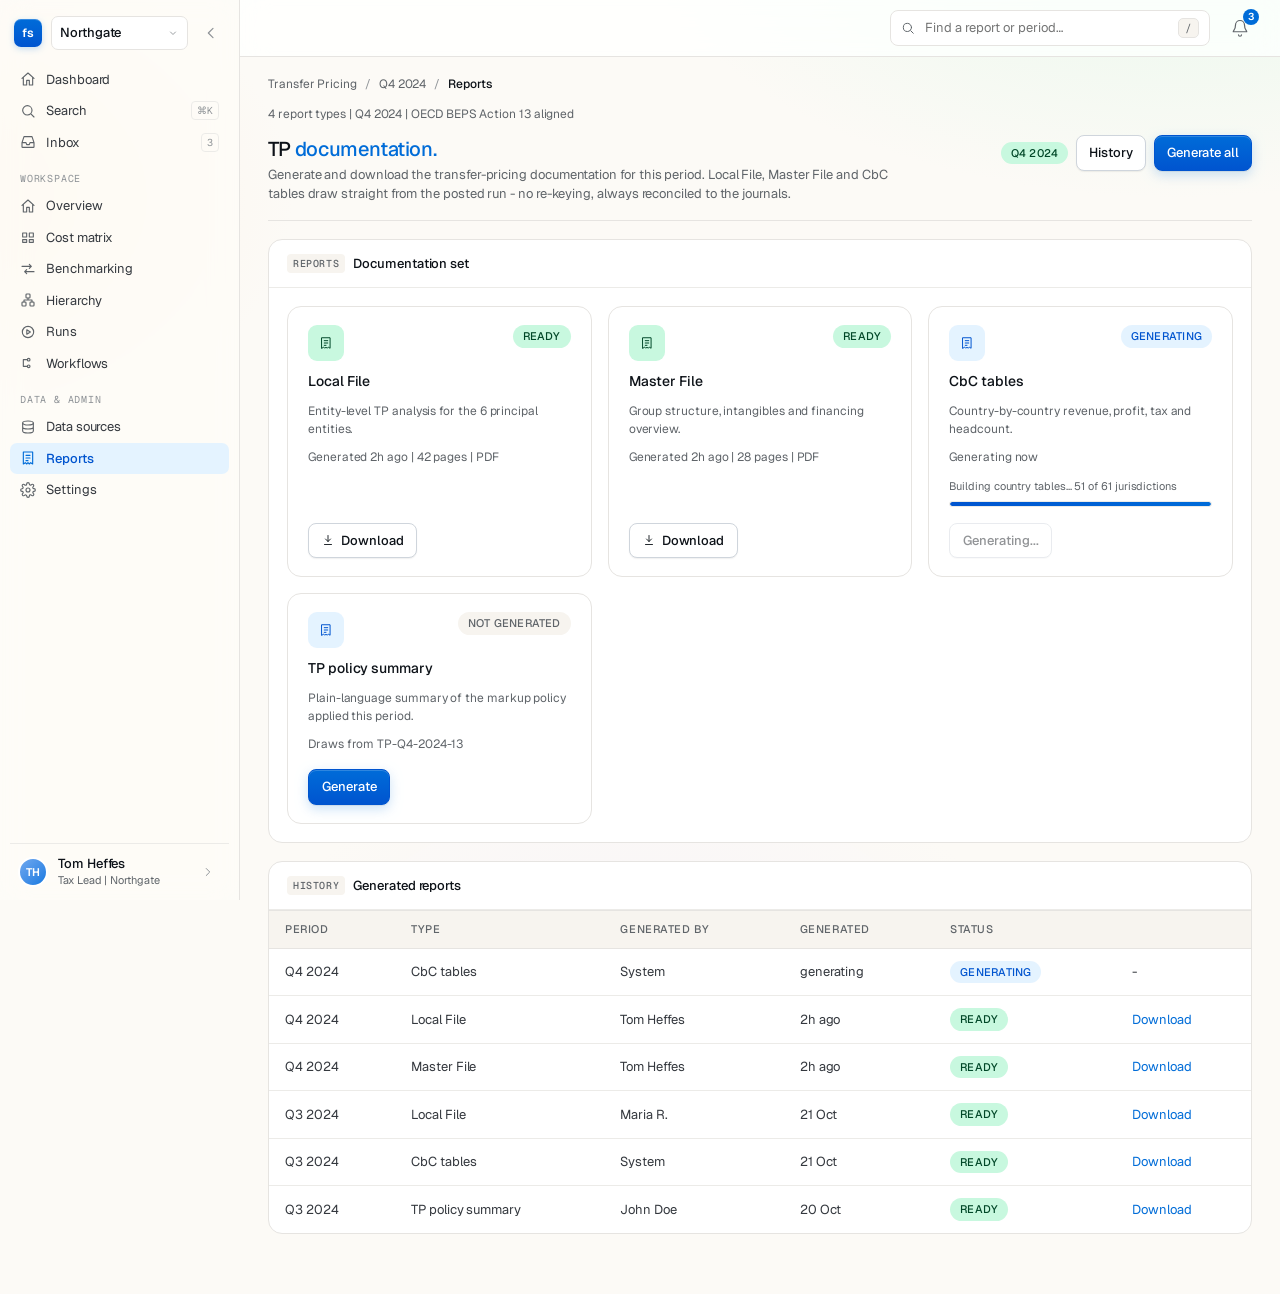
<file: arkk/reports.html>
<!doctype html>
<html lang="en">
<head>
<meta charset="utf-8" />
<script>try{if(localStorage.getItem('arkk.nav.collapsed')==='1')document.documentElement.dataset.navCollapsed='1';}catch(e){}</script>
<meta name="viewport" content="width=device-width, initial-scale=1" />
<title>Reports | Arkk</title>
<link rel="stylesheet" href="shared.css" />
<style>
  /* Chrome reconciliation: left sidebar is the ONE navigation; the topbar
     segmented tab strip duplicated it and is removed. Collapse the topbar
     grid from 3 tracks (nav | search | actions) to 2 (search | actions)
     without touching shared.css (LAW, never edited). */
  .topbar { grid-template-columns: 1fr auto !important; }
</style>
<link rel="stylesheet" href="arkk-nav.css" />
<script defer src="arkk-data.js"></script>
<script defer src="arkk.js"></script>
<script defer src="arkk-nav.js"></script>
<script defer src="arkk-chrome.js"></script>
<style>
  /* Report card grid (Part C) */
  .report-grid {
    display: grid;
    grid-template-columns: repeat(auto-fit, minmax(260px, 1fr));
    gap: 16px;
    padding: 18px;
  }
  .report-card {
    background: var(--surface); border: 1px solid var(--line); border-radius: var(--r-md);
    padding: 18px 20px;
    display: flex; flex-direction: column; gap: 10px;
  }
  .report-card .doc-ico {
    width: 36px; height: 36px; border-radius: 9px;
    background: var(--brand-soft); color: var(--brand-2);
    display: grid; place-items: center;
  }
  .report-card.ready .doc-ico { background: var(--mint-soft); color: var(--mint-ink); }
  .report-card .rc-head { display: flex; align-items: flex-start; justify-content: space-between; gap: 10px; }
  .report-card .rc-title { font-size: 14px; font-weight: 500; color: var(--ink); }
  .report-card .rc-desc { font-size: 12px; color: var(--ink-3); line-height: 1.5; }
  .report-card .rc-meta { font-size: 12px; color: var(--ink-3); }
  .report-card .rc-progress { margin-top: 2px; }
  .report-card .rc-progress .lbl { font-size: 11px; color: var(--ink-3); margin-bottom: 6px; }
  .report-card .rc-bar { height: 6px; background: var(--bg-2); border-radius: 4px; overflow: hidden; border: 1px solid var(--line-2); }
  .report-card .rc-bar > div { height: 100%; width: 0%; background: linear-gradient(90deg, var(--brand-2), var(--brand)); border-radius: 4px; }
  .report-card .rc-actions { margin-top: auto; padding-top: 6px; display: flex; gap: 8px; }

  /* Page-local secondary-action treatment: paired secondary actions
     (Cancel / Back / Reset) must read as buttons, not bare text.
     Neutral low-alpha ink fill, standard hairline, same geometry as the
     adjacent primary. Hover deepens the fill. */
  .btn.soft {
    background: oklch(18% 0.014 254 / 0.05);
    border-color: var(--line);
    color: var(--ink-2);
    box-shadow: none;
  }
  .btn.soft:hover {
    background: oklch(18% 0.014 254 / 0.09);
    border-color: oklch(87% 0.012 254);
    color: var(--ink);
  }
  .btn.soft:focus-visible {
    outline: 2px solid oklch(54% 0.19 254 / 0.3);
    outline-offset: 1px;
  }
</style>
</head>
<body>

<div class="app">

  <!-- Primary (dashboard) navigation -->
  <aside class="sidebar">
    <div class="sidebar-head">
      <div class="logo">fs</div>
      <button class="ws-switch">
        Northgate
        <svg class="ico-xs" viewBox="0 0 24 24" fill="none" stroke="currentColor" stroke-width="1.7" stroke-linecap="round" stroke-linejoin="round"><path d="M7 10l5 5 5-5"/></svg>
      </button>
    </div>
    <div class="sidebar-section">
      <a class="nav-item" href="./">
        <svg class="ico-sm" viewBox="0 0 24 24" fill="none" stroke="currentColor" stroke-width="1.6" stroke-linecap="round" stroke-linejoin="round"><path d="M3 11l9-8 9 8M5 9.5V21h5v-7h4v7h5V9.5"/></svg>
        <span class="nav-label">Dashboard</span>
      </a>
      <a class="nav-item" href="#" data-focus-search>
        <svg class="ico-sm" viewBox="0 0 24 24" fill="none" stroke="currentColor" stroke-width="1.6" stroke-linecap="round" stroke-linejoin="round"><circle cx="11" cy="11" r="7"/><path d="M21 21l-4.3-4.3"/></svg>
        <span class="nav-label">Search</span>
        <span class="count">⌘K</span>
      </a>
      <a class="nav-item" href="#" data-quiet="Inbox">
        <svg class="ico-sm" viewBox="0 0 24 24" fill="none" stroke="currentColor" stroke-width="1.6" stroke-linecap="round" stroke-linejoin="round"><path d="M3 13l3-9h12l3 9v6a1 1 0 0 1-1 1H4a1 1 0 0 1-1-1zM3 13h6l1 3h4l1-3h6"/></svg>
        <span class="nav-label">Inbox</span>
        <span class="count">3</span>
      </a>
    </div>
    <div class="sidebar-section">
      <div class="heading">Workspace</div>
      <a class="nav-item" href="./">
        <svg class="ico-sm" viewBox="0 0 24 24" fill="none" stroke="currentColor" stroke-width="1.6" stroke-linecap="round" stroke-linejoin="round"><path d="M3 11l9-8 9 8M5 9.5V21h5v-7h4v7h5V9.5"/></svg>
        <span class="nav-label">Overview</span>
      </a>
      <a class="nav-item" href="matrix.html">
        <svg class="ico-sm" viewBox="0 0 24 24" fill="none" stroke="currentColor" stroke-width="1.6" stroke-linecap="round" stroke-linejoin="round"><path d="M4 6h6v6H4zM14 6h6v6h-6zM4 16h6v4H4zM14 16h6v4h-6z"/></svg>
        <span class="nav-label">Cost matrix</span>
      </a>
      <a class="nav-item" href="transfer-pricing.html">
        <svg class="ico-sm" viewBox="0 0 24 24" fill="none" stroke="currentColor" stroke-width="1.6" stroke-linecap="round" stroke-linejoin="round"><path d="M3 8h14M14 5l3 3-3 3M21 16H7M10 19l-3-3 3-3"/></svg>
        <span class="nav-label">Benchmarking</span>
      </a>
      <a class="nav-item" href="hierarchy.html">
        <svg class="ico-sm" viewBox="0 0 24 24" fill="none" stroke="currentColor" stroke-width="1.6" stroke-linecap="round" stroke-linejoin="round"><rect x="9" y="3" width="6" height="6" rx="1.3"/><rect x="3" y="15" width="6" height="6" rx="1.3"/><rect x="15" y="15" width="6" height="6" rx="1.3"/><path d="M12 9v3M6 15v-3h12v3"/></svg>
        <span class="nav-label">Hierarchy</span>
      </a>
      <a class="nav-item" href="runs.html">
        <svg class="ico-sm" viewBox="0 0 24 24" fill="none" stroke="currentColor" stroke-width="1.6" stroke-linecap="round" stroke-linejoin="round"><circle cx="12" cy="12" r="8.5"/><path d="M10.2 8.7l5.4 3.3-5.4 3.3z"/></svg>
        <span class="nav-label">Runs</span>
      </a>
      <a class="nav-item" href="workflows.html">
        <svg class="ico-sm" viewBox="0 0 24 24" fill="none" stroke="currentColor" stroke-width="1.6" stroke-linecap="round" stroke-linejoin="round"><path d="M5 7h6m0 0a2 2 0 1 0 4 0 2 2 0 0 0-4 0zM5 17h6m0 0a2 2 0 1 1 4 0 2 2 0 0 1-4 0zM5 7v10"/></svg>
        <span class="nav-label">Workflows</span>
      </a>
    </div>
    <div class="sidebar-section">
      <div class="heading">Data &amp; admin</div>
      <a class="nav-item" href="data-sources.html">
        <svg class="ico-sm" viewBox="0 0 24 24" fill="none" stroke="currentColor" stroke-width="1.6" stroke-linecap="round" stroke-linejoin="round"><ellipse cx="12" cy="6" rx="8" ry="3"/><path d="M4 6v6c0 1.7 3.6 3 8 3s8-1.3 8-3V6M4 12v6c0 1.7 3.6 3 8 3s8-1.3 8-3v-6"/></svg>
        <span class="nav-label">Data sources</span>
      </a>
      <a class="nav-item active" href="reports.html">
        <svg class="ico-sm" viewBox="0 0 24 24" fill="none" stroke="currentColor" stroke-width="1.6" stroke-linecap="round" stroke-linejoin="round"><path d="M5 3h14v18l-3-2-2 2-2-2-2 2-2-2-3 2z"/><path d="M9 8h6M9 12h6M9 16h3"/></svg>
        <span class="nav-label">Reports</span>
      </a>
      <a class="nav-item" href="#" data-quiet="Settings">
        <svg class="ico-sm" viewBox="0 0 24 24" fill="none" stroke="currentColor" stroke-width="1.6" stroke-linecap="round" stroke-linejoin="round"><circle cx="12" cy="12" r="3"/><path d="M19.4 15a1.7 1.7 0 0 0 .4 1.9l.1.1a2 2 0 1 1-2.8 2.8l-.1-.1a1.7 1.7 0 0 0-1.9-.4 1.7 1.7 0 0 0-1 1.5V21a2 2 0 0 1-4 0v-.1a1.7 1.7 0 0 0-1.1-1.5 1.7 1.7 0 0 0-1.9.4l-.1.1a2 2 0 1 1-2.8-2.8l.1-.1a1.7 1.7 0 0 0 .4-1.9 1.7 1.7 0 0 0-1.5-1H3a2 2 0 0 1 0-4h.1a1.7 1.7 0 0 0 1.5-1.1 1.7 1.7 0 0 0-.4-1.9l-.1-.1a2 2 0 1 1 2.8-2.8l.1.1a1.7 1.7 0 0 0 1.9.4H9a1.7 1.7 0 0 0 1-1.5V3a2 2 0 0 1 4 0v.1a1.7 1.7 0 0 0 1 1.5 1.7 1.7 0 0 0 1.9-.4l.1-.1a2 2 0 1 1 2.8 2.8l-.1.1a1.7 1.7 0 0 0-.4 1.9V9a1.7 1.7 0 0 0 1.5 1H21a2 2 0 0 1 0 4h-.1a1.7 1.7 0 0 0-1.5 1z"/></svg>
        <span class="nav-label">Settings</span>
      </a>
    </div>
    <div class="sidebar-foot">
      <div class="user-chip">TH</div>
      <div>
        <div class="nm">Tom Heffes</div>
        <div class="rl">Tax Lead | Northgate</div>
      </div>
      <a class="more" href="#" data-quiet="Account menu" title="Account menu">
        <svg class="ico-sm" viewBox="0 0 24 24" fill="none" stroke="currentColor" stroke-width="1.7" stroke-linecap="round" stroke-linejoin="round"><path d="M9 6l6 6-6 6"/></svg>
      </a>
    </div>
  </aside>

  <!-- Icon rail (legacy, hidden) -->
  <aside class="rail" aria-label="Workspace">
    <div class="logo">fs</div>
    <nav class="nav">
      <a href="./" class="item" title="Overview"><svg class="ico" viewBox="0 0 24 24"><path d="M3 12l9-9 9 9M5 10v10h14V10"/></svg></a>
      <a href="matrix.html" class="item" title="Cost matrix"><svg class="ico" viewBox="0 0 24 24"><path d="M4 6h6v6H4zM14 6h6v6h-6zM4 16h6v4H4zM14 16h6v4h-6z"/></svg></a>
      <a href="hierarchy.html" class="item" title="Hierarchy"><svg class="ico" viewBox="0 0 24 24"><rect x="9" y="3" width="6" height="6" rx="1.3"/><rect x="3" y="15" width="6" height="6" rx="1.3"/><rect x="15" y="15" width="6" height="6" rx="1.3"/><path d="M12 9v3M6 15v-3h12v3"/></svg></a>
      <a href="runs.html" class="item" title="Runs"><svg class="ico" viewBox="0 0 24 24"><circle cx="12" cy="12" r="8.5"/><path d="M10.2 8.7l5.4 3.3-5.4 3.3z"/></svg></a>
      <a href="workflows.html" class="item" title="Workflows"><svg class="ico" viewBox="0 0 24 24"><path d="M5 7h6m0 0a2 2 0 1 0 4 0 2 2 0 0 0-4 0zM5 17h6m0 0a2 2 0 1 1 4 0 2 2 0 0 1-4 0zM5 7v10"/></svg></a>
    </nav>
    <div class="spacer"></div>
    <a href="#" class="item" style="width: 40px; height: 40px;" title="Help" data-quiet="Help"><svg class="ico" viewBox="0 0 24 24"><circle cx="12" cy="12" r="9"/><path d="M9.5 9.5a2.5 2.5 0 1 1 3.5 2.3c-.7.3-1 .8-1 1.4v.3M12 17h.01"/></svg></a>
    <a href="#" class="item" style="width: 40px; height: 40px;" title="Settings" data-quiet="Settings"><svg class="ico" viewBox="0 0 24 24"><circle cx="12" cy="12" r="3"/><path d="M19.4 15a1.7 1.7 0 0 0 .4 1.9l.1.1a2 2 0 1 1-2.8 2.8l-.1-.1a1.7 1.7 0 0 0-1.9-.4 1.7 1.7 0 0 0-1 1.5V21a2 2 0 0 1-4 0v-.1a1.7 1.7 0 0 0-1.1-1.5 1.7 1.7 0 0 0-1.9.4l-.1.1a2 2 0 1 1-2.8-2.8l.1-.1a1.7 1.7 0 0 0 .4-1.9 1.7 1.7 0 0 0-1.5-1H3a2 2 0 0 1 0-4h.1a1.7 1.7 0 0 0 1.5-1.1 1.7 1.7 0 0 0-.4-1.9l-.1-.1a2 2 0 1 1 2.8-2.8l.1.1a1.7 1.7 0 0 0 1.9.4H9a1.7 1.7 0 0 0 1-1.5V3a2 2 0 0 1 4 0v.1a1.7 1.7 0 0 0 1 1.5 1.7 1.7 0 0 0 1.9-.4l.1-.1a2 2 0 1 1 2.8 2.8l-.1.1a1.7 1.7 0 0 0-.4 1.9V9a1.7 1.7 0 0 0 1.5 1H21a2 2 0 0 1 0 4h-.1a1.7 1.7 0 0 0-1.5 1z"/></svg></a>
    <div class="me" title="Tom Heffes">TH</div>
  </aside>

  <main class="main">

    <!-- Topbar -->
    <div class="topbar">
      <div class="brand-block">
        <div class="logo">fs</div>
        <button class="ws-switch">Northgate <svg class="ico-xs" viewBox="0 0 24 24" fill="none" stroke="currentColor" stroke-width="1.7" stroke-linecap="round" stroke-linejoin="round"><path d="M7 10l5 5 5-5"/></svg></button>
      </div>
      <div class="search">
        <svg class="ico-sm" viewBox="0 0 24 24"><circle cx="11" cy="11" r="7"/><path d="M21 21l-4.3-4.3"/></svg>
        <input placeholder="Find a report or period…" />
        <span class="kbd">/</span>
      </div>
      <div class="top-actions">
        <button class="icon-btn" title="Notifications"><svg class="ico" viewBox="0 0 24 24"><path d="M6 8a6 6 0 1 1 12 0c0 7 3 7 3 9H3c0-2 3-2 3-9zM10 21a2 2 0 0 0 4 0"/></svg></button>
        <div class="user-chip" title="Tom Heffes">TH</div>
      </div>
    </div>

    <div class="page">

      <nav class="crumbs">
        <a href="./">Transfer Pricing</a>
        <span class="sep">/</span>
        <a href="./">Q4 2024</a>
        <span class="sep">/</span>
        <span class="here">Reports</span>
      </nav>

      <!-- Header -->
      <div class="page-head" data-reveal>
        <div>
          <div class="page-eyebrow">
            <span>4 report types | Q4 2024 | OECD BEPS Action 13 aligned</span>
          </div>
          <h1 class="page-title">TP <em>documentation.</em></h1>
          <p class="page-sub">Generate and download the transfer-pricing documentation for this period. Local File, Master File and CbC tables draw straight from the posted run - no re-keying, always reconciled to the journals.</p>
        </div>
        <div class="page-meta">
          <span class="status-pill done"><span class="dot"></span> Q4 2024</span>
          <button class="btn" id="reports-history-btn">History</button>
          <button class="btn primary" id="generate-all-btn" data-commit>Generate all</button>
        </div>
      </div>

      <!-- Report cards -->
      <div class="card flush" data-reveal style="margin-bottom: 18px;">
        <div class="card-head">
          <div class="card-title"><span class="num-badge">REPORTS</span> Documentation set</div>
        </div>
        <div class="report-grid">

          <div class="report-card ready">
            <div class="rc-head">
              <span class="doc-ico"><svg class="ico-sm" viewBox="0 0 24 24" fill="none" stroke="currentColor" stroke-width="1.6" stroke-linecap="round" stroke-linejoin="round"><path d="M5 3h14v18l-3-2-2 2-2-2-2 2-2-2-3 2z"/><path d="M9 8h6M9 12h6M9 16h3"/></svg></span>
              <span class="status-pill done"><span class="dot"></span> Ready</span>
            </div>
            <div class="rc-title">Local File</div>
            <div class="rc-desc">Entity-level TP analysis for the 6 principal entities.</div>
            <div class="rc-meta">Generated 2h ago | 42 pages | PDF</div>
            <div class="rc-actions">
              <button class="btn"><svg class="ico-xs" viewBox="0 0 24 24"><path d="M12 3v12M7 10l5 5 5-5M5 21h14"/></svg> Download</button>
            </div>
          </div>

          <div class="report-card ready">
            <div class="rc-head">
              <span class="doc-ico"><svg class="ico-sm" viewBox="0 0 24 24" fill="none" stroke="currentColor" stroke-width="1.6" stroke-linecap="round" stroke-linejoin="round"><path d="M5 3h14v18l-3-2-2 2-2-2-2 2-2-2-3 2z"/><path d="M9 8h6M9 12h6M9 16h3"/></svg></span>
              <span class="status-pill done"><span class="dot"></span> Ready</span>
            </div>
            <div class="rc-title">Master File</div>
            <div class="rc-desc">Group structure, intangibles and financing overview.</div>
            <div class="rc-meta">Generated 2h ago | 28 pages | PDF</div>
            <div class="rc-actions">
              <button class="btn"><svg class="ico-xs" viewBox="0 0 24 24"><path d="M12 3v12M7 10l5 5 5-5M5 21h14"/></svg> Download</button>
            </div>
          </div>

          <div class="report-card" id="report-cbc">
            <div class="rc-head">
              <span class="doc-ico"><svg class="ico-sm" viewBox="0 0 24 24" fill="none" stroke="currentColor" stroke-width="1.6" stroke-linecap="round" stroke-linejoin="round"><path d="M5 3h14v18l-3-2-2 2-2-2-2 2-2-2-3 2z"/><path d="M9 8h6M9 12h6M9 16h3"/></svg></span>
              <span class="status-pill in-progress" id="cbc-pill"><span class="dot"></span> Generating</span>
            </div>
            <div class="rc-title">CbC tables</div>
            <div class="rc-desc">Country-by-country revenue, profit, tax and headcount.</div>
            <div class="rc-meta" id="cbc-meta">Generating now</div>
            <div class="rc-progress" id="cbc-progress">
              <div class="lbl" id="cbc-step-label">Building country tables... 42 of 61 jurisdictions</div>
              <div class="rc-bar"><div></div></div>
            </div>
            <div class="rc-actions">
              <button class="btn" id="cbc-action" disabled>Generating...</button>
              <button class="btn soft" id="cbc-refresh-btn" style="display: none;" type="button">Refresh</button>
            </div>
          </div>

          <div class="report-card" id="rc-tp-policy">
            <div class="rc-head">
              <span class="doc-ico"><svg class="ico-sm" viewBox="0 0 24 24" fill="none" stroke="currentColor" stroke-width="1.6" stroke-linecap="round" stroke-linejoin="round"><path d="M5 3h14v18l-3-2-2 2-2-2-2 2-2-2-3 2z"/><path d="M9 8h6M9 12h6M9 16h3"/></svg></span>
              <span class="status-pill queued" id="policy-pill"><span class="dot"></span> Not generated</span>
            </div>
            <div class="rc-title">TP policy summary</div>
            <div class="rc-desc">Plain-language summary of the markup policy applied this period.</div>
            <div class="rc-meta" id="policy-meta">Draws from TP-Q4-2024-13</div>
            <div class="rc-actions">
              <button class="btn primary" id="policy-generate-btn" data-commit type="button">Generate</button>
            </div>
          </div>

        </div>
      </div>

      <!-- Generated-reports table -->
      <div class="card flush" data-reveal>
        <div class="card-head">
          <div class="card-title"><span class="num-badge">HISTORY</span> Generated reports</div>
        </div>
        <table class="data">
          <thead>
            <tr>
              <th>Period</th>
              <th>Type</th>
              <th>Generated by</th>
              <th>Generated</th>
              <th>Status</th>
              <th></th>
            </tr>
          </thead>
          <tbody id="reports-table-body">
            <tr id="reports-row-cbc">
              <td>Q4 2024</td>
              <td>CbC tables</td>
              <td>System</td>
              <td class="gen-cell">generating</td>
              <td><span class="status-pill in-progress"><span class="dot"></span> Generating</span></td>
              <td class="dl-cell muted">-</td>
            </tr>
            <tr>
              <td>Q4 2024</td>
              <td>Local File</td>
              <td>Tom Heffes</td>
              <td>2h ago</td>
              <td><span class="status-pill done"><span class="dot"></span> Ready</span></td>
              <td><a href="#" style="color: var(--brand);">Download</a></td>
            </tr>
            <tr>
              <td>Q4 2024</td>
              <td>Master File</td>
              <td>Tom Heffes</td>
              <td>2h ago</td>
              <td><span class="status-pill done"><span class="dot"></span> Ready</span></td>
              <td><a href="#" style="color: var(--brand);">Download</a></td>
            </tr>
            <tr>
              <td>Q3 2024</td>
              <td>Local File</td>
              <td>Maria R.</td>
              <td>21 Oct</td>
              <td><span class="status-pill done"><span class="dot"></span> Ready</span></td>
              <td><a href="#" style="color: var(--brand);">Download</a></td>
            </tr>
            <tr>
              <td>Q3 2024</td>
              <td>CbC tables</td>
              <td>System</td>
              <td>21 Oct</td>
              <td><span class="status-pill done"><span class="dot"></span> Ready</span></td>
              <td><a href="#" style="color: var(--brand);">Download</a></td>
            </tr>
            <tr>
              <td>Q3 2024</td>
              <td>TP policy summary</td>
              <td>John Doe</td>
              <td>20 Oct</td>
              <td><span class="status-pill done"><span class="dot"></span> Ready</span></td>
              <td><a href="#" style="color: var(--brand);">Download</a></td>
            </tr>
          </tbody>
        </table>
      </div>

    </div>
  </main>
</div>

<!-- =====================================================================
     WAVE 2 - page-unique behaviour (real downloads x9, Generate all,
     History, policy-card persistence). Additive: layers on top of
     arkk.js's existing initReports (CBC auto-generate timer, policy
     Generate flow) rather than duplicating it wholesale - no shared file
     touched, no arkk.js edit. The one exception is a capture-phase click
     listener for Download, mirroring arkk-chrome.js's own documented
     technique for pre-empting [data-quiet]'s bubble-phase fallback
     without editing markup on every row.
     ===================================================================== -->
<script>
document.addEventListener('DOMContentLoaded', function () {
  'use strict';
  if (!window.Arkk) return;
  var el = Arkk.el, icon = Arkk.icon, clear = Arkk.clear;

  var reportsStore = Arkk.store('arkk.reports.v1', function () { return { byId: {} }; });

  /* ---- Report content generators - real CSV/text stand-ins for the PDF/
     XLSX artifacts (disclosed in the file itself, same pattern as the
     policy card's own copy: the download IS real, only the fidelity is a
     text/CSV preview). Uses the same Northgate entities/jurisdictions as
     the rest of the app - no invented facts. ---- */
  function slugPeriod(period) { return (period || 'Q4 2024').replace(/\s+/g, '-').toLowerCase(); }
  function reportContent(type, period) {
    var p = slugPeriod(period);
    if (type === 'CbC tables') {
      return {
        filename: 'northgate-' + p + '-country-by-country.csv',
        headers: ['Jurisdiction', 'Entity', 'Revenue (£m)', 'Profit before tax (£m)', 'Income tax paid (£m)', 'Employees'],
        rows: [
          ['Luxembourg', 'Connect Finco (Lux)', '112.4', '38.6', '9.7', '24'],
          ['Serbia', 'Northgate Solutions doo', '64.2', '11.2', '2.8', '146'],
          ['United Kingdom', 'Connect Bidco', '58.0', '9.4', '2.1', '38'],
          ['North Macedonia', 'Northgate DOOEL Skopje', '21.6', '3.1', '0.6', '212'],
          ['Ireland', 'New Wave Broadband', '18.9', '4.0', '0.9', '31']
        ]
      };
    }
    if (type === 'TP policy summary') {
      return {
        filename: 'northgate-' + p + '-tp-policy-summary.csv',
        headers: ['Note', 'Detail'],
        rows: [
          ['Generated preview', 'Full PDF export not included in this demo'],
          ['Period', period],
          ['Default markup rule', 'Cost +7%'],
          ['Low value-add services', 'OECD Ch. VII elective | fixed 5% cost mark-up'],
          ['IP licensing', 'CUP royalty rate | benchmarked externally'],
          ['Approval routing', 'Tax Lead sign-off | Tom Heffes']
        ]
      };
    }
    if (type === 'Master File') {
      return {
        filename: 'northgate-' + p + '-master-file.csv',
        headers: ['Section', 'Summary'],
        rows: [
          ['Group structure', 'Northgate group | 5 principal operating entities | HQ in the UK'],
          ['Intangibles', 'IP licensed from Connect Finco (Lux) | CUP-benchmarked royalty'],
          ['Financing', 'Intra-group treasury spread tested by CUP against third-party debt'],
          ['Functional analysis', 'Principal / routine / holding entity groups | see cost matrix']
        ]
      };
    }
    return {
      filename: 'northgate-' + p + '-local-file.csv',
      headers: ['Entity', 'Jurisdiction', 'Gross cost', 'Markup applied'],
      rows: [
        ['Connect Finco (Lux)', 'Luxembourg', '£ 12.4m', 'CUP royalty'],
        ['Northgate Solutions doo', 'Serbia', '£ 7.8m', 'Cost +7%'],
        ['Connect Bidco', 'United Kingdom', '£ 4.0m', 'Low value-add 5%'],
        ['Northgate DOOEL Skopje', 'North Macedonia', '£ 1.6m', 'At cost'],
        ['New Wave Broadband', 'Ireland', '£ 1.99m', 'Cost +7%']
      ]
    };
  }

  /* ---- Every Download - capture phase so this always wins over
     initQuietNav's bubble-phase [data-quiet] fallback, no per-row markup
     edits needed beyond the ones already stripped above. ---- */
  document.addEventListener('click', function (e) {
    var target = e.target.closest('a, button');
    if (!target || target.textContent.trim() !== 'Download') return;
    var card = target.closest('.report-card');
    var row = target.closest('#reports-table-body tr');
    if (!card && !row) return;
    e.preventDefault();
    e.stopPropagation();
    var type, period;
    if (card) {
      var titleEl = card.querySelector('.rc-title');
      type = titleEl ? titleEl.textContent.trim() : 'Local File';
      period = 'Q4 2024';
    } else {
      var cells = row.querySelectorAll('td');
      period = cells[0] ? cells[0].textContent.trim() : 'Q4 2024';
      type = cells[1] ? cells[1].textContent.trim() : 'Local File';
    }
    var content = reportContent(type, period);
    Arkk.exportCSV(content.filename, content.headers, content.rows);
  }, true);

  /* ---- CBC "finish" mirror - used by Generate all to force-complete the
     card immediately instead of waiting out its own ~23s timer. Produces
     the exact same end state as arkk.js's own finishCbc(); idempotent. ---- */
  function finishCbcNow() {
    var cbcPill = document.getElementById('cbc-pill');
    if (cbcPill && cbcPill.textContent.trim() === 'Ready') return;
    if (cbcPill) { clear(cbcPill); cbcPill.className = 'status-pill done'; cbcPill.appendChild(el('span', { cls: 'dot' })); cbcPill.appendChild(document.createTextNode('Ready')); }
    var cbcMeta = document.getElementById('cbc-meta');
    if (cbcMeta) cbcMeta.textContent = 'Generated just now | 12 tables | XLSX';
    var cbcProgress = document.getElementById('cbc-progress');
    if (cbcProgress) cbcProgress.style.display = 'none';
    var cbcAction = document.getElementById('cbc-action');
    if (cbcAction) {
      clear(cbcAction);
      cbcAction.className = 'btn';
      cbcAction.disabled = false;
      cbcAction.appendChild(icon('M12 3v12M7 10l5 5 5-5M5 21h14'));
      cbcAction.appendChild(document.createTextNode(' Download'));
    }
    var cbcRow = document.getElementById('reports-row-cbc');
    if (cbcRow) {
      var statusCell = cbcRow.querySelector('.status-pill');
      if (statusCell) { clear(statusCell); statusCell.className = 'status-pill done'; statusCell.appendChild(el('span', { cls: 'dot' })); statusCell.appendChild(document.createTextNode('Ready')); }
      var genCell = cbcRow.querySelector('.gen-cell');
      if (genCell) genCell.textContent = 'just now';
      var dlCell = cbcRow.querySelector('.dl-cell');
      if (dlCell) { clear(dlCell); dlCell.classList.remove('muted'); var a = el('a', { text: 'Download', style: 'color: var(--brand);' }); a.href = '#'; dlCell.appendChild(a); }
    }
  }

  /* ---- Policy-card persistence - the gap Wave 1 left open (a reload
     reset "Not generated" back to its starting state even after a real
     Generate). Restores the exact end state arkk.js's own finish()
     produces, then marks dataset.done so its real click handler no-ops
     on a stray click, same as it already does mid-session. ---- */
  function restorePolicyReady() {
    var policyBtn = document.getElementById('policy-generate-btn');
    if (!policyBtn || policyBtn.dataset.done === '1') return;
    policyBtn.dataset.done = '1';
    var pill = document.getElementById('policy-pill');
    if (pill) { clear(pill); pill.className = 'status-pill done'; pill.appendChild(el('span', { cls: 'dot' })); pill.appendChild(document.createTextNode('Ready')); }
    var meta = document.getElementById('policy-meta');
    if (meta) meta.textContent = 'Generated | 6 pages | PDF';
    clear(policyBtn);
    policyBtn.className = 'btn';
    policyBtn.appendChild(icon('M12 3v12M7 10l5 5 5-5M5 21h14'));
    policyBtn.appendChild(document.createTextNode(' Download'));
    var tableBody = document.getElementById('reports-table-body');
    if (tableBody) {
      var row = el('tr');
      ['Q4 2024', 'TP policy summary', 'Tom Heffes', 'earlier this session'].forEach(function (t) { row.appendChild(el('td', { text: t })); });
      var statusTd = el('td');
      var p2 = el('span', { cls: 'status-pill done' });
      p2.appendChild(el('span', { cls: 'dot' }));
      p2.appendChild(document.createTextNode('Ready'));
      statusTd.appendChild(p2);
      row.appendChild(statusTd);
      var dlTd = el('td');
      var dlLink = el('a', { text: 'Download', style: 'color: var(--brand);' });
      dlLink.href = '#';
      dlTd.appendChild(dlLink);
      row.appendChild(dlTd);
      tableBody.insertBefore(row, tableBody.firstChild);
    }
  }
  var initReportsState = reportsStore.get();
  if (initReportsState.byId && initReportsState.byId.policy && initReportsState.byId.policy.status === 'ready') restorePolicyReady();

  var policyGenerateBtn = document.getElementById('policy-generate-btn');
  if (policyGenerateBtn) policyGenerateBtn.addEventListener('click', function () {
    setTimeout(function () {
      var s = reportsStore.get();
      if (!s.byId) s.byId = {};
      s.byId.policy = { status: 'ready', generatedAt: Date.now() };
      reportsStore.set(s, true);
    }, Arkk.reduce ? 0 : 950);
  });

  /* ---- Generate all: sequentially completes every not-yet-ready card. ---- */
  var genAllBtn = document.getElementById('generate-all-btn');
  if (genAllBtn) {
    genAllBtn.addEventListener('click', function () {
      if (genAllBtn.dataset.running === '1') return;
      genAllBtn.dataset.running = '1';
      var prevLabel = genAllBtn.textContent;
      genAllBtn.disabled = true;
      genAllBtn.textContent = 'Generating…';

      var tasks = [];
      var cbcPill = document.getElementById('cbc-pill');
      if (cbcPill && cbcPill.textContent.trim() !== 'Ready') {
        tasks.push(function (done) { setTimeout(function () { finishCbcNow(); done(); }, Arkk.reduce ? 0 : 900); });
      }
      var policyBtn = document.getElementById('policy-generate-btn');
      if (policyBtn && policyBtn.dataset.done !== '1') {
        tasks.push(function (done) { policyBtn.click(); setTimeout(done, Arkk.reduce ? 0 : 950); });
      }

      function finishAll() {
        genAllBtn.disabled = false;
        genAllBtn.textContent = prevLabel;
        delete genAllBtn.dataset.running;
        Arkk.activity.log({ kind: 'export', title: 'Generated all Q4 2024 reports', href: 'reports.html' });
        Arkk.toast(tasks.length ? 'All reports generated.' : 'All reports were already generated.');
      }
      function runNext(i) {
        if (i >= tasks.length) { finishAll(); return; }
        tasks[i](function () { runNext(i + 1); });
      }
      runNext(0);
    });
  }

  /* ---- History -> the shared drawer, pre-filtered to Data (exports /
     report generations bucket into that filter - see arkk-chrome.js
     bucketOf()). ---- */
  var historyBtn = document.getElementById('reports-history-btn');
  if (historyBtn) historyBtn.addEventListener('click', function () {
    if (window.Arkk && Arkk.chrome && Arkk.chrome.openHistory) Arkk.chrome.openHistory('data');
  });
});
</script>
</body>
</html>
</file>
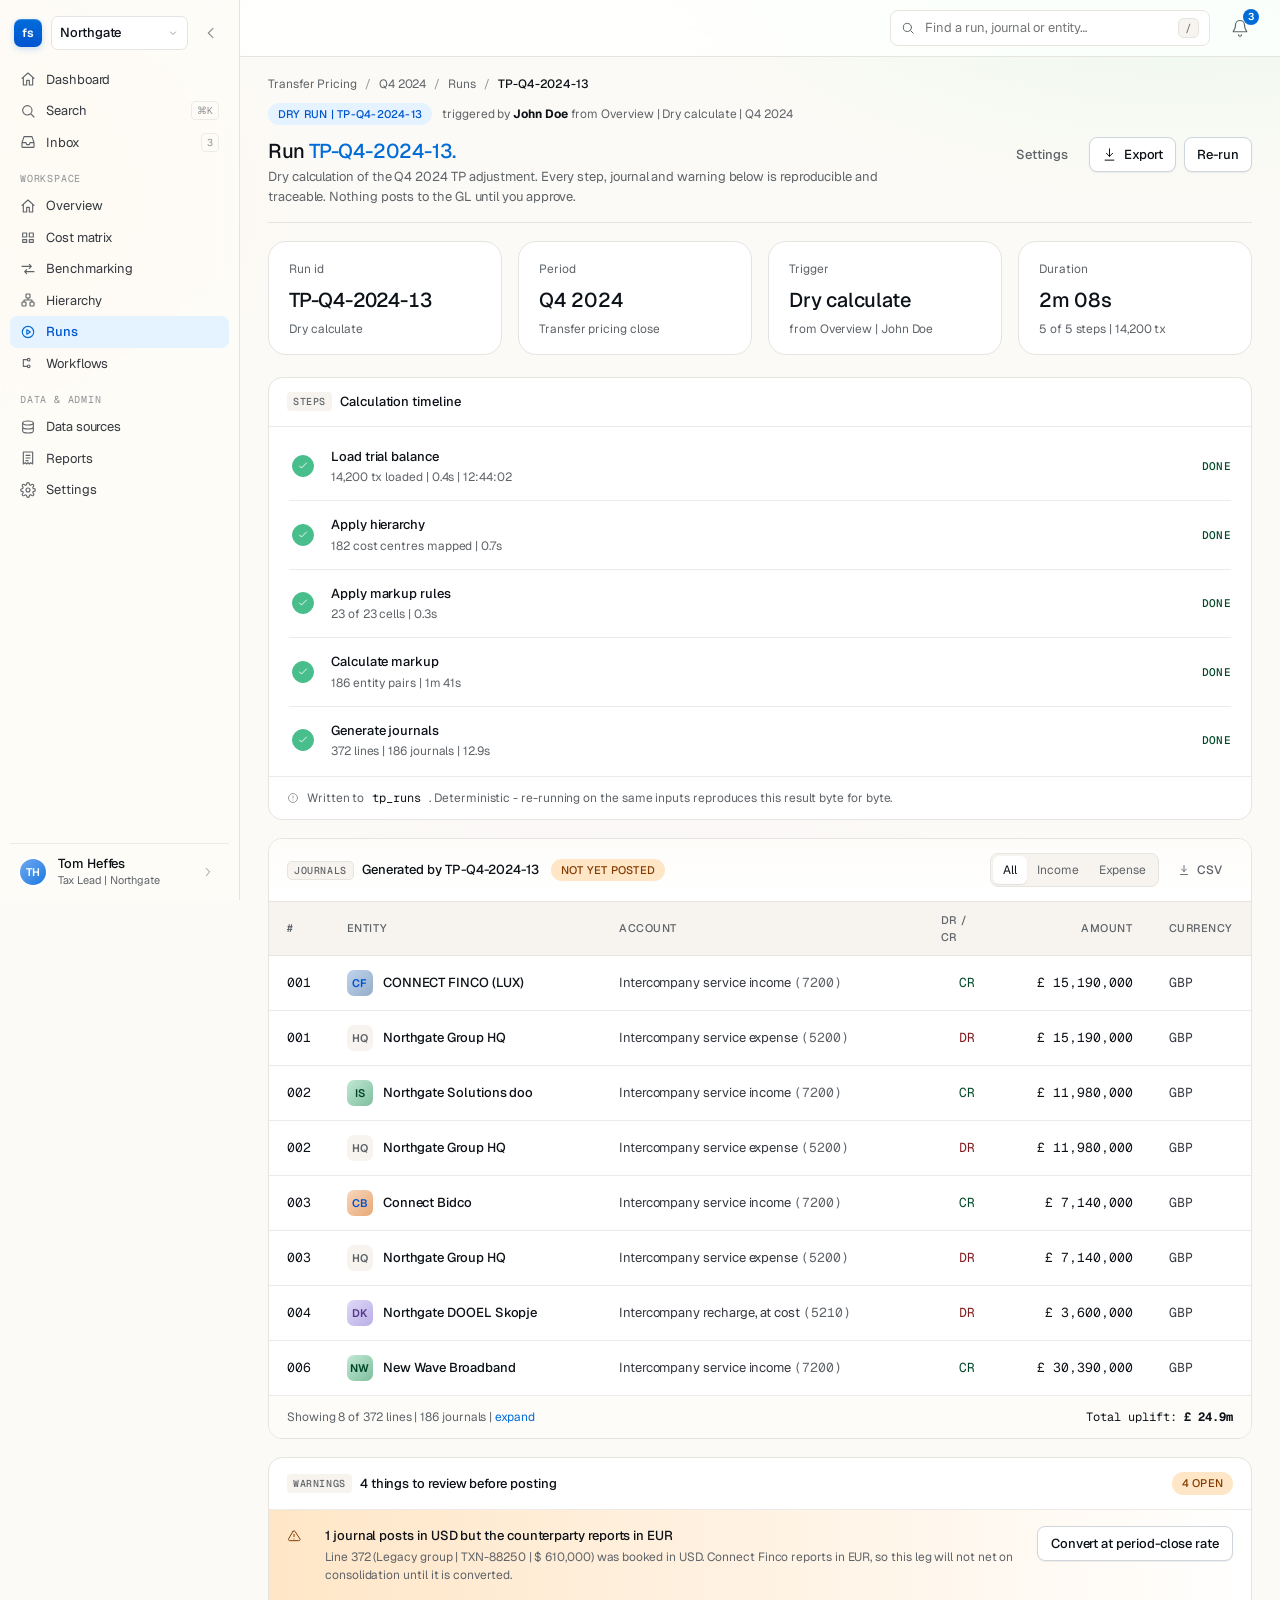
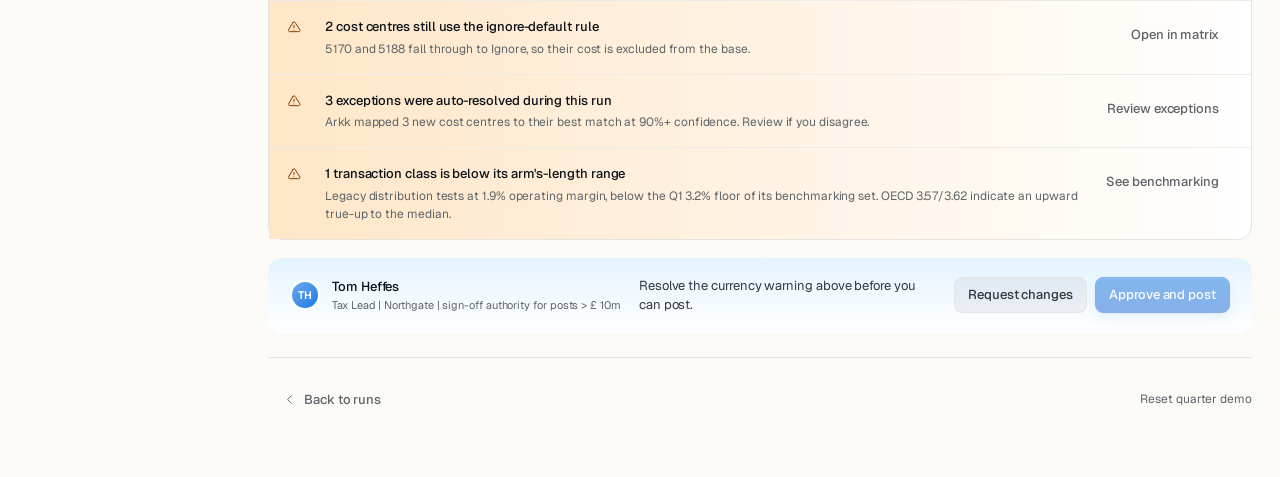
<file: arkk/run-detail.html>
<!doctype html>
<html lang="en">
<head>
<meta charset="utf-8" />
<script>try{if(localStorage.getItem('arkk.nav.collapsed')==='1')document.documentElement.dataset.navCollapsed='1';}catch(e){}</script>
<meta name="viewport" content="width=device-width, initial-scale=1" />
<title>Run detail | Arkk Transfer Pricing</title>
<link rel="stylesheet" href="shared.css" />
<style>
  /* Chrome reconciliation: left sidebar is the ONE navigation; the topbar
     segmented tab strip duplicated it and is removed. Collapse the topbar
     grid from 3 tracks (nav | search | actions) to 2 (search | actions)
     without touching shared.css (LAW, never edited). */
  .topbar { grid-template-columns: 1fr auto !important; }
</style>
<link rel="stylesheet" href="arkk-nav.css" />
<script defer src="arkk-data.js"></script>
<script defer src="arkk.js"></script>
<script defer src="arkk-nav.js"></script>
<script defer src="arkk-chrome.js"></script>
<style>
  /* =====================================================================
     Carried over verbatim from runs.html (page-local, not in shared.css) -
     hero / live-progress / lp-steps + journals table. Comment dashes
     de-dashed on copy; visual rules unchanged.
     ===================================================================== */
  .hero-card {
    background: linear-gradient(180deg, oklch(100% 0 0 / 0.7), oklch(100% 0 0 / 0.4));
    backdrop-filter: saturate(160%) blur(24px);
    -webkit-backdrop-filter: saturate(160%) blur(24px);
    border: 1px solid oklch(100% 0 0 / 0.7);
    border-radius: 18px;
    padding: 22px 24px;
    position: relative;
    overflow: hidden;
    box-shadow:
      inset 0 1px 0 oklch(100% 0 0 / 0.5),
      0 10px 30px oklch(54% 0.19 254 / 0.05),
      0 1px 2px oklch(20% 0.02 254 / 0.03);
  }
  /* No edge-stroke highlights - use a soft radial glow instead */
  .hero-card.live::before {
    content: ""; position: absolute; right: -100px; top: -100px;
    width: 320px; height: 320px; border-radius: 50%;
    background: radial-gradient(closest-side, oklch(94% 0.06 254 / 0.5), transparent 70%);
    pointer-events: none;
    z-index: 0;
  }
  .hero-card > * { position: relative; z-index: 1; }
  .hero-card .lab {
    font-family: "Geist Mono", monospace; font-size: 10px;
    letter-spacing: 0.1em; text-transform: uppercase; color: var(--ink-3);
    display: inline-flex; align-items: center; gap: 8px;
  }
  .hero-card .lab .live-label {
    display: inline-block;
    padding: 1px 7px;
    border-radius: 3px;
    background: var(--mint-soft);
    color: var(--mint-ink);
    font-family: 'Geist Mono', monospace;
    font-size: 10px;
    letter-spacing: 0.1em;
    text-transform: uppercase;
    font-weight: 600;
    animation: live-flash 2.4s ease-in-out infinite;
  }
  @keyframes live-flash {
    0%, 100% { background: var(--mint-soft); }
    50%      { background: oklch(88% 0.10 162); }
  }
  .hero-card .v-big {
    font-family: "Geist", sans-serif;
    font-size: clamp(40px, 4.2vw, 56px);
    line-height: 1;
    letter-spacing: -0.04em;
    font-weight: 500;
    color: var(--ink);
    margin-top: 10px;
    display: flex; align-items: baseline; gap: 10px;
    font-feature-settings: "tnum";
  }
  .hero-card .v-big em {
    font-family: inherit;
    font-style: normal;
    font-weight: 500;
    color: var(--brand);
  }
  .hero-card .v-big .unit { font-size: 0.42em; color: var(--ink-3); font-weight: 400; letter-spacing: -0.02em; }
  .hero-card .sub { margin-top: 8px; color: var(--ink-3); font-size: 13px; max-width: 60ch; }

  .live-progress {
    margin-top: 18px;
    background: var(--bg-3);
    border: 1px solid var(--line);
    border-radius: 12px;
    padding: 14px 16px;
  }
  .live-progress .lp-head {
    display: flex; align-items: center; justify-content: space-between;
    font-size: 12px; color: var(--ink-3);
    margin-bottom: 8px;
  }
  .live-progress .lp-bar {
    height: 8px; background: var(--bg-2); border-radius: 6px; overflow: hidden;
    position: relative;
  }
  .live-progress .lp-fill {
    height: 100%; width: 72%;
    background: linear-gradient(90deg, var(--brand), var(--brand-2));
    border-radius: 6px;
    position: relative;
    overflow: hidden;
  }
  .live-progress .lp-fill::after {
    content: ""; position: absolute; inset: 0;
    background: linear-gradient(90deg, transparent, oklch(100% 0 0 / 0.4), transparent);
    transform: translateX(-100%);
    animation: shimmer 1.6s ease-in-out infinite;
  }
  @keyframes shimmer { to { transform: translateX(100%); } }

  .lp-steps {
    display: flex; justify-content: space-between;
    margin-top: 14px;
    font-family: "Geist Mono", monospace; font-size: 11px;
    color: var(--ink-3);
  }
  .lp-step { display: inline-flex; align-items: center; gap: 6px; }
  .lp-step.done { color: var(--mint-ink); }
  .lp-step.active { color: var(--brand); font-weight: 500; }
  .lp-step .dot { width: 6px; height: 6px; border-radius: 50%; background: var(--ink-4); }
  .lp-step.done .dot { background: var(--mint); }
  .lp-step.active .dot { background: var(--brand); box-shadow: 0 0 0 4px oklch(54% 0.19 254 / 0.18); }

  .strip { display: grid; grid-template-columns: repeat(4, 1fr); gap: 16px; margin-bottom: 22px; }
  /* Fact-strip score-cards hold short text, not a hero numeral - size down */
  .strip .score-card .v.fact { font-size: 20px; font-weight: 500; letter-spacing: -0.01em; margin-top: 8px; }

  .journals {
    background: var(--surface); border: 1px solid var(--line); border-radius: var(--r-md);
    overflow: hidden;
  }
  .journals .j-head {
    display: flex; align-items: center; justify-content: space-between;
    padding: 14px 18px;
    border-bottom: 1px solid var(--line);
    background: linear-gradient(180deg, var(--bg-3), var(--surface));
  }
  table.journals-table { width: 100%; border-collapse: separate; border-spacing: 0; font-size: 13px; }
  table.journals-table th {
    font-weight: 500; text-align: left; color: var(--ink-3); font-size: 11px;
    letter-spacing: 0.05em; text-transform: uppercase;
    padding: 10px 18px;
    background: var(--bg-2);
    border-bottom: 1px solid var(--line);
  }
  table.journals-table td {
    padding: 14px 18px;
    border-bottom: 1px solid var(--line-2);
    color: var(--ink-2);
    vertical-align: middle;
  }
  table.journals-table tr:last-child td { border-bottom: 0; }
  table.journals-table tr:hover td { background: var(--bg-3); }
  table.journals-table .ent-cell { display: flex; align-items: center; gap: 10px; color: var(--ink); font-weight: 500; }
  table.journals-table .num { font-family: "Geist Mono", monospace; text-align: right; color: var(--ink); }
  table.journals-table .num.pos { color: var(--mint-ink); }
  table.journals-table .num.neg { color: var(--coral-ink); }

  /* =====================================================================
     Page-local: warnings list (A4). Soft-fill left accent only, no stroke.
     ===================================================================== */
  .warnings-list { display: flex; flex-direction: column; }
  .warn-row {
    display: grid;
    grid-template-columns: 24px 1fr auto;
    gap: 14px;
    align-items: flex-start;
    padding: 16px 18px;
    border-bottom: 1px solid var(--line-2);
    background: linear-gradient(90deg, var(--peach-soft), transparent);
    transition: background var(--dur-ui) var(--ease-house);
  }
  .warn-row:last-child { border-bottom: 0; }
  .warn-row.resolved { background: linear-gradient(90deg, var(--mint-soft), transparent); }
  .warn-row .warn-ico { color: var(--peach-ink); margin-top: 2px; }
  .warn-row.resolved .warn-ico { color: var(--mint-ink); }
  .warn-row .warn-body { font-size: 13px; color: var(--ink-2); }
  .warn-row .warn-body b { color: var(--ink); font-weight: 500; display: block; margin-bottom: 3px; }
  .warn-row .warn-body .desc { color: var(--ink-3); font-size: 12px; line-height: 1.5; }
  .warn-row .warn-fix { display: flex; align-items: center; }

  /* Page-local: sign-off / approval band (A5). Soft-fill only, no stroke. */
  .approve-band {
    display: flex; align-items: center; gap: 18px; flex-wrap: wrap;
    background: linear-gradient(180deg, var(--brand-soft), var(--surface));
    border-radius: var(--r-md);
    padding: 18px 22px;
    margin-top: 18px;
  }
  .approve-band .who { display: flex; align-items: center; gap: 12px; min-width: 220px; }
  .approve-band .msg { flex: 1; font-size: 13px; color: var(--ink-2); min-width: 220px; }
  .approve-band .actions { display: flex; gap: 8px; }

  /* Page-local: historical / live / empty view scaffolding (A6) */
  .generic-run-card {
    background: var(--surface); border: 1px solid var(--line); border-radius: var(--r-md);
    padding: 22px 24px;
  }
  .generic-run-card.failed { background: linear-gradient(180deg, var(--coral-soft), var(--surface)); border-color: transparent; }
  .rd-empty {
    display: flex; flex-direction: column; align-items: center; text-align: center;
    gap: 10px; padding: 64px 24px;
  }
  .rd-empty p { margin: 0; color: var(--ink-3); font-size: 13px; max-width: 40ch; }

  /* Interaction-layer additions (v6 pattern, reused) - soft-fill/lift only */
  .warn-fix .btn.ghost:hover { background: oklch(100% 0 0 / 0.7); }

  /* Page-local secondary-action treatment: paired secondary actions
     (Cancel / Back / Reset) must read as buttons, not bare text.
     Neutral low-alpha ink fill, standard hairline, same geometry as the
     adjacent primary. Hover deepens the fill. */
  .btn.soft {
    background: oklch(18% 0.014 254 / 0.05);
    border-color: var(--line);
    color: var(--ink-2);
    box-shadow: none;
  }
  .btn.soft:hover {
    background: oklch(18% 0.014 254 / 0.09);
    border-color: oklch(87% 0.012 254);
    color: var(--ink);
  }
  .btn.soft:focus-visible {
    outline: 2px solid oklch(54% 0.19 254 / 0.3);
    outline-offset: 1px;
  }
</style>
</head>
<body>

<div class="app">

  <!-- Primary (dashboard) navigation -->
  <aside class="sidebar">
    <div class="sidebar-head">
      <div class="logo">fs</div>
      <button class="ws-switch">
        Northgate
        <svg class="ico-xs" viewBox="0 0 24 24" fill="none" stroke="currentColor" stroke-width="1.7" stroke-linecap="round" stroke-linejoin="round"><path d="M7 10l5 5 5-5"/></svg>
      </button>
    </div>
    <div class="sidebar-section">
      <a class="nav-item" href="./">
        <svg class="ico-sm" viewBox="0 0 24 24" fill="none" stroke="currentColor" stroke-width="1.6" stroke-linecap="round" stroke-linejoin="round"><path d="M3 11l9-8 9 8M5 9.5V21h5v-7h4v7h5V9.5"/></svg>
        <span class="nav-label">Dashboard</span>
      </a>
      <a class="nav-item" href="#" data-focus-search>
        <svg class="ico-sm" viewBox="0 0 24 24" fill="none" stroke="currentColor" stroke-width="1.6" stroke-linecap="round" stroke-linejoin="round"><circle cx="11" cy="11" r="7"/><path d="M21 21l-4.3-4.3"/></svg>
        <span class="nav-label">Search</span>
        <span class="count">⌘K</span>
      </a>
      <a class="nav-item" href="#" data-quiet="Inbox">
        <svg class="ico-sm" viewBox="0 0 24 24" fill="none" stroke="currentColor" stroke-width="1.6" stroke-linecap="round" stroke-linejoin="round"><path d="M3 13l3-9h12l3 9v6a1 1 0 0 1-1 1H4a1 1 0 0 1-1-1zM3 13h6l1 3h4l1-3h6"/></svg>
        <span class="nav-label">Inbox</span>
        <span class="count">3</span>
      </a>
    </div>
    <div class="sidebar-section">
      <div class="heading">Workspace</div>
      <a class="nav-item" href="./">
        <svg class="ico-sm" viewBox="0 0 24 24" fill="none" stroke="currentColor" stroke-width="1.6" stroke-linecap="round" stroke-linejoin="round"><path d="M3 11l9-8 9 8M5 9.5V21h5v-7h4v7h5V9.5"/></svg>
        <span class="nav-label">Overview</span>
      </a>
      <a class="nav-item" href="matrix.html">
        <svg class="ico-sm" viewBox="0 0 24 24" fill="none" stroke="currentColor" stroke-width="1.6" stroke-linecap="round" stroke-linejoin="round"><path d="M4 6h6v6H4zM14 6h6v6h-6zM4 16h6v4H4zM14 16h6v4h-6z"/></svg>
        <span class="nav-label">Cost matrix</span>
      </a>
      <a class="nav-item" href="transfer-pricing.html">
        <svg class="ico-sm" viewBox="0 0 24 24" fill="none" stroke="currentColor" stroke-width="1.6" stroke-linecap="round" stroke-linejoin="round"><path d="M3 8h14M14 5l3 3-3 3M21 16H7M10 19l-3-3 3-3"/></svg>
        <span class="nav-label">Benchmarking</span>
      </a>
      <a class="nav-item" href="hierarchy.html">
        <svg class="ico-sm" viewBox="0 0 24 24" fill="none" stroke="currentColor" stroke-width="1.6" stroke-linecap="round" stroke-linejoin="round"><rect x="9" y="3" width="6" height="6" rx="1.3"/><rect x="3" y="15" width="6" height="6" rx="1.3"/><rect x="15" y="15" width="6" height="6" rx="1.3"/><path d="M12 9v3M6 15v-3h12v3"/></svg>
        <span class="nav-label">Hierarchy</span>
      </a>
      <a class="nav-item active" href="runs.html">
        <svg class="ico-sm" viewBox="0 0 24 24" fill="none" stroke="currentColor" stroke-width="1.6" stroke-linecap="round" stroke-linejoin="round"><circle cx="12" cy="12" r="8.5"/><path d="M10.2 8.7l5.4 3.3-5.4 3.3z"/></svg>
        <span class="nav-label">Runs</span>
      </a>
      <a class="nav-item" href="workflows.html">
        <svg class="ico-sm" viewBox="0 0 24 24" fill="none" stroke="currentColor" stroke-width="1.6" stroke-linecap="round" stroke-linejoin="round"><path d="M5 7h6m0 0a2 2 0 1 0 4 0 2 2 0 0 0-4 0zM5 17h6m0 0a2 2 0 1 1 4 0 2 2 0 0 1-4 0zM5 7v10"/></svg>
        <span class="nav-label">Workflows</span>
      </a>
    </div>
    <div class="sidebar-section">
      <div class="heading">Data &amp; admin</div>
      <a class="nav-item" href="data-sources.html">
        <svg class="ico-sm" viewBox="0 0 24 24" fill="none" stroke="currentColor" stroke-width="1.6" stroke-linecap="round" stroke-linejoin="round"><ellipse cx="12" cy="6" rx="8" ry="3"/><path d="M4 6v6c0 1.7 3.6 3 8 3s8-1.3 8-3V6M4 12v6c0 1.7 3.6 3 8 3s8-1.3 8-3v-6"/></svg>
        <span class="nav-label">Data sources</span>
      </a>
      <a class="nav-item" href="reports.html">
        <svg class="ico-sm" viewBox="0 0 24 24" fill="none" stroke="currentColor" stroke-width="1.6" stroke-linecap="round" stroke-linejoin="round"><path d="M5 3h14v18l-3-2-2 2-2-2-2 2-2-2-3 2z"/><path d="M9 8h6M9 12h6M9 16h3"/></svg>
        <span class="nav-label">Reports</span>
      </a>
      <a class="nav-item" href="#" data-quiet="Settings">
        <svg class="ico-sm" viewBox="0 0 24 24" fill="none" stroke="currentColor" stroke-width="1.6" stroke-linecap="round" stroke-linejoin="round"><circle cx="12" cy="12" r="3"/><path d="M19.4 15a1.7 1.7 0 0 0 .4 1.9l.1.1a2 2 0 1 1-2.8 2.8l-.1-.1a1.7 1.7 0 0 0-1.9-.4 1.7 1.7 0 0 0-1 1.5V21a2 2 0 0 1-4 0v-.1a1.7 1.7 0 0 0-1.1-1.5 1.7 1.7 0 0 0-1.9.4l-.1.1a2 2 0 1 1-2.8-2.8l.1-.1a1.7 1.7 0 0 0 .4-1.9 1.7 1.7 0 0 0-1.5-1H3a2 2 0 0 1 0-4h.1a1.7 1.7 0 0 0 1.5-1.1 1.7 1.7 0 0 0-.4-1.9l-.1-.1a2 2 0 1 1 2.8-2.8l.1.1a1.7 1.7 0 0 0 1.9.4H9a1.7 1.7 0 0 0 1-1.5V3a2 2 0 0 1 4 0v.1a1.7 1.7 0 0 0 1 1.5 1.7 1.7 0 0 0 1.9-.4l.1-.1a2 2 0 1 1 2.8 2.8l-.1.1a1.7 1.7 0 0 0-.4 1.9V9a1.7 1.7 0 0 0 1.5 1H21a2 2 0 0 1 0 4h-.1a1.7 1.7 0 0 0-1.5 1z"/></svg>
        <span class="nav-label">Settings</span>
      </a>
    </div>
    <div class="sidebar-foot">
      <div class="user-chip">TH</div>
      <div>
        <div class="nm">Tom Heffes</div>
        <div class="rl">Tax Lead | Northgate</div>
      </div>
      <a class="more" href="#" data-quiet="Account menu" title="Account menu">
        <svg class="ico-sm" viewBox="0 0 24 24" fill="none" stroke="currentColor" stroke-width="1.7" stroke-linecap="round" stroke-linejoin="round"><path d="M9 6l6 6-6 6"/></svg>
      </a>
    </div>
  </aside>

  <!-- Icon rail (legacy, hidden) -->
  <aside class="rail" aria-label="Workspace">
    <div class="logo">fs</div>
    <nav class="nav">
      <a href="./" class="item" title="Overview"><svg class="ico" viewBox="0 0 24 24"><path d="M3 12l9-9 9 9M5 10v10h14V10"/></svg></a>
      <a href="matrix.html" class="item" title="Cost matrix"><svg class="ico" viewBox="0 0 24 24"><path d="M4 6h6v6H4zM14 6h6v6h-6zM4 16h6v4H4zM14 16h6v4h-6z"/></svg></a>
      <a href="hierarchy.html" class="item" title="Hierarchy"><svg class="ico" viewBox="0 0 24 24"><rect x="9" y="3" width="6" height="6" rx="1.3"/><rect x="3" y="15" width="6" height="6" rx="1.3"/><rect x="15" y="15" width="6" height="6" rx="1.3"/><path d="M12 9v3M6 15v-3h12v3"/></svg></a>
      <a href="runs.html" class="item active" title="Runs"><svg class="ico" viewBox="0 0 24 24"><circle cx="12" cy="12" r="8.5"/><path d="M10.2 8.7l5.4 3.3-5.4 3.3z"/></svg></a>
      <a href="workflows.html" class="item" title="Workflows"><svg class="ico" viewBox="0 0 24 24"><path d="M5 7h6m0 0a2 2 0 1 0 4 0 2 2 0 0 0-4 0zM5 17h6m0 0a2 2 0 1 1 4 0 2 2 0 0 1-4 0zM5 7v10"/></svg></a>
    </nav>
    <div class="spacer"></div>
    <a href="#" class="item" style="width: 40px; height: 40px;" title="Help" data-quiet="Help"><svg class="ico" viewBox="0 0 24 24"><circle cx="12" cy="12" r="9"/><path d="M9.5 9.5a2.5 2.5 0 1 1 3.5 2.3c-.7.3-1 .8-1 1.4v.3M12 17h.01"/></svg></a>
    <a href="#" class="item" style="width: 40px; height: 40px;" title="Settings" data-quiet="Settings"><svg class="ico" viewBox="0 0 24 24"><circle cx="12" cy="12" r="3"/><path d="M19.4 15a1.7 1.7 0 0 0 .4 1.9l.1.1a2 2 0 1 1-2.8 2.8l-.1-.1a1.7 1.7 0 0 0-1.9-.4 1.7 1.7 0 0 0-1 1.5V21a2 2 0 0 1-4 0v-.1a1.7 1.7 0 0 0-1.1-1.5 1.7 1.7 0 0 0-1.9.4l-.1.1a2 2 0 1 1-2.8-2.8l.1-.1a1.7 1.7 0 0 0 .4-1.9 1.7 1.7 0 0 0-1.5-1H3a2 2 0 0 1 0-4h.1a1.7 1.7 0 0 0 1.5-1.1 1.7 1.7 0 0 0-.4-1.9l-.1-.1a2 2 0 1 1 2.8-2.8l.1.1a1.7 1.7 0 0 0 1.9.4H9a1.7 1.7 0 0 0 1-1.5V3a2 2 0 0 1 4 0v.1a1.7 1.7 0 0 0 1 1.5 1.7 1.7 0 0 0 1.9-.4l.1-.1a2 2 0 1 1 2.8 2.8l-.1.1a1.7 1.7 0 0 0-.4 1.9V9a1.7 1.7 0 0 0 1.5 1H21a2 2 0 0 1 0 4h-.1a1.7 1.7 0 0 0-1.5 1z"/></svg></a>
    <div class="me" title="Tom Heffes">TH</div>
  </aside>

  <main class="main">

    <!-- Topbar -->
    <div class="topbar">
      <div class="brand-block">
        <div class="logo">fs</div>
        <button class="ws-switch">Northgate <svg class="ico-xs" viewBox="0 0 24 24" fill="none" stroke="currentColor" stroke-width="1.7" stroke-linecap="round" stroke-linejoin="round"><path d="M7 10l5 5 5-5"/></svg></button>
      </div>
      <div class="search">
        <svg class="ico-sm" viewBox="0 0 24 24"><circle cx="11" cy="11" r="7"/><path d="M21 21l-4.3-4.3"/></svg>
        <input placeholder="Find a run, journal or entity…" />
        <span class="kbd">/</span>
      </div>
      <div class="top-actions">
        <button class="icon-btn" title="Notifications"><svg class="ico" viewBox="0 0 24 24"><path d="M6 8a6 6 0 1 1 12 0c0 7 3 7 3 9H3c0-2 3-2 3-9zM10 21a2 2 0 0 0 4 0"/></svg></button>
        <div class="user-chip" title="Tom Heffes">TH</div>
      </div>
    </div>

    <div class="page">

      <nav class="crumbs">
        <a href="./">Transfer Pricing</a>
        <span class="sep">/</span>
        <a href="./">Q4 2024</a>
        <span class="sep">/</span>
        <a href="runs.html">Runs</a>
        <span class="sep">/</span>
        <span class="here" id="crumb-run">TP-Q4-2024-13</span>
      </nav>

      <!-- ================= VIEW: flow / fresh dry-run (default, TP-Q4-2024-13) ================= -->
      <div id="view-flow">

        <!-- A1. Run header -->
        <div class="page-head" data-reveal>
          <div>
            <div class="page-eyebrow">
              <span class="status-pill in-progress" id="run-pill">Dry run | TP-Q4-2024-13</span>
              <span id="run-trigger">triggered by <b style="color: var(--ink);">John Doe</b> from Overview | Dry calculate | Q4 2024</span>
            </div>
            <h1 class="page-title">Run <em id="run-title-id">TP-Q4-2024-13.</em></h1>
            <p class="page-sub">Dry calculation of the Q4 2024 TP adjustment. Every step, journal and warning below is reproducible and traceable. Nothing posts to the GL until you approve.</p>
          </div>
          <div class="page-meta">
            <button class="btn ghost" id="rd-settings-btn">Settings</button>
            <button class="btn" id="rd-export-btn"><svg class="ico" viewBox="0 0 24 24"><path d="M12 3v12M7 10l5 5 5-5M5 21h14"/></svg> Export</button>
            <button class="btn" data-commit id="rerun-btn">Re-run</button>
          </div>
        </div>

        <!-- Header fact strip -->
        <div class="strip" data-reveal>
          <div class="score-card">
            <div class="label">Run id</div>
            <div class="v fact mono">TP-Q4-2024-13</div>
            <div class="sub">Dry calculate</div>
          </div>
          <div class="score-card">
            <div class="label">Period</div>
            <div class="v fact">Q4 2024</div>
            <div class="sub">Transfer pricing close</div>
          </div>
          <div class="score-card">
            <div class="label">Trigger</div>
            <div class="v fact">Dry calculate</div>
            <div class="sub">from Overview | John Doe</div>
          </div>
          <div class="score-card">
            <div class="label">Duration</div>
            <div class="v fact">2m 08s</div>
            <div class="sub">5 of 5 steps | 14,200 tx</div>
          </div>
        </div>

        <!-- A2. Step timeline -->
        <div class="card flush" data-reveal style="margin-bottom: 18px;">
          <div class="card-head">
            <div class="card-title"><span class="num-badge">STEPS</span> Calculation timeline</div>
          </div>
          <div style="padding: 6px 20px 2px;">
            <div class="checklist">
              <div class="checklist-row">
                <div class="mark done"><svg class="ico-xs" viewBox="0 0 24 24" fill="none" stroke="currentColor" stroke-width="2.4" stroke-linecap="round" stroke-linejoin="round"><path d="M5 12l4 4 10-10"/></svg></div>
                <div class="body"><div class="ttl">Load trial balance</div><div class="meta">14,200 tx loaded | 0.4s | 12:44:02</div></div>
                <div class="slot-tag done">Done</div>
              </div>
              <div class="checklist-row">
                <div class="mark done"><svg class="ico-xs" viewBox="0 0 24 24" fill="none" stroke="currentColor" stroke-width="2.4" stroke-linecap="round" stroke-linejoin="round"><path d="M5 12l4 4 10-10"/></svg></div>
                <div class="body"><div class="ttl">Apply hierarchy</div><div class="meta">182 cost centres mapped | 0.7s</div></div>
                <div class="slot-tag done">Done</div>
              </div>
              <div class="checklist-row">
                <div class="mark done"><svg class="ico-xs" viewBox="0 0 24 24" fill="none" stroke="currentColor" stroke-width="2.4" stroke-linecap="round" stroke-linejoin="round"><path d="M5 12l4 4 10-10"/></svg></div>
                <div class="body"><div class="ttl">Apply markup rules</div><div class="meta">23 of 23 cells | 0.3s</div></div>
                <div class="slot-tag done">Done</div>
              </div>
              <div class="checklist-row">
                <div class="mark done"><svg class="ico-xs" viewBox="0 0 24 24" fill="none" stroke="currentColor" stroke-width="2.4" stroke-linecap="round" stroke-linejoin="round"><path d="M5 12l4 4 10-10"/></svg></div>
                <div class="body"><div class="ttl">Calculate markup</div><div class="meta">186 entity pairs | 1m 41s</div></div>
                <div class="slot-tag done">Done</div>
              </div>
              <div class="checklist-row">
                <div class="mark done"><svg class="ico-xs" viewBox="0 0 24 24" fill="none" stroke="currentColor" stroke-width="2.4" stroke-linecap="round" stroke-linejoin="round"><path d="M5 12l4 4 10-10"/></svg></div>
                <div class="body"><div class="ttl">Generate journals</div><div class="meta">372 lines | 186 journals | 12.9s</div></div>
                <div class="slot-tag done">Done</div>
              </div>
            </div>
          </div>
          <div class="card-foot">
            <svg class="ico-xs" style="color: var(--ink-4);" viewBox="0 0 24 24"><circle cx="12" cy="12" r="9"/><path d="M12 8v4M12 16h.01"/></svg>
            Written to <span class="mono" style="color: var(--ink);">tp_runs</span>. Deterministic - re-running on the same inputs reproduces this result byte for byte.
          </div>
        </div>

        <!-- A3. Journals -->
        <div class="journals" data-reveal style="margin-bottom: 18px;">
          <div class="j-head">
            <div class="row gap-3">
              <div class="card-title"><span class="num-badge">JOURNALS</span> Generated by TP-Q4-2024-13</div>
              <span class="status-pill warn" id="journals-pill"><span class="dot"></span> Not yet posted</span>
            </div>
            <div class="row gap-2">
              <div class="seg">
                <button class="on">All</button>
                <button>Income</button>
                <button>Expense</button>
              </div>
              <button class="btn ghost" style="padding: 5px 10px; font-size: 12px;" id="rd-journals-csv-btn"><svg class="ico-xs" viewBox="0 0 24 24"><path d="M12 3v12M7 10l5 5 5-5M5 21h14"/></svg> CSV</button>
            </div>
          </div>
          <table class="journals-table">
            <thead>
              <tr>
                <th style="width: 50px;">#</th>
                <th>Entity</th>
                <th>Account</th>
                <th style="width: 70px;">DR / CR</th>
                <th style="text-align: right;">Amount</th>
                <th style="width: 90px;">Currency</th>
              </tr>
            </thead>
            <tbody id="rd-journals-tbody">
              <tr>
                <td class="num">001</td>
                <td><div class="ent-cell"><span class="ent-av" style="width:26px;height:26px;border-radius:7px;background:linear-gradient(135deg, oklch(86% 0.04 254), oklch(74% 0.05 254));color:var(--brand-2);display:grid;place-items:center;font-size:11px;font-weight:600;">CF</span> CONNECT FINCO (LUX)</div></td>
                <td>Intercompany service income <span class="mono" style="color: var(--ink-3);">(7200)</span></td>
                <td class="num pos">CR</td>
                <td class="num">£ 15,190,000</td>
                <td class="mono">GBP</td>
              </tr>
              <tr>
                <td class="num">001</td>
                <td><div class="ent-cell"><span class="ent-av" style="width:26px;height:26px;border-radius:7px;background:var(--bg-2);color:var(--ink-3);display:grid;place-items:center;font-size:11px;font-weight:600;">HQ</span> Northgate Group HQ</div></td>
                <td>Intercompany service expense <span class="mono" style="color: var(--ink-3);">(5200)</span></td>
                <td class="num neg">DR</td>
                <td class="num">£ 15,190,000</td>
                <td class="mono">GBP</td>
              </tr>
              <tr>
                <td class="num">002</td>
                <td><div class="ent-cell"><span class="ent-av" style="width:26px;height:26px;border-radius:7px;background:linear-gradient(135deg, oklch(90% 0.05 162), oklch(75% 0.08 162));color:var(--mint-ink);display:grid;place-items:center;font-size:11px;font-weight:600;">IS</span> Northgate Solutions doo</div></td>
                <td>Intercompany service income <span class="mono" style="color: var(--ink-3);">(7200)</span></td>
                <td class="num pos">CR</td>
                <td class="num">£ 11,980,000</td>
                <td class="mono">GBP</td>
              </tr>
              <tr>
                <td class="num">002</td>
                <td><div class="ent-cell"><span class="ent-av" style="width:26px;height:26px;border-radius:7px;background:var(--bg-2);color:var(--ink-3);display:grid;place-items:center;font-size:11px;font-weight:600;">HQ</span> Northgate Group HQ</div></td>
                <td>Intercompany service expense <span class="mono" style="color: var(--ink-3);">(5200)</span></td>
                <td class="num neg">DR</td>
                <td class="num">£ 11,980,000</td>
                <td class="mono">GBP</td>
              </tr>
              <tr>
                <td class="num">003</td>
                <td><div class="ent-cell"><span class="ent-av" style="width:26px;height:26px;border-radius:7px;background:linear-gradient(135deg, oklch(90% 0.05 60), oklch(78% 0.10 60));color:var(--peach-ink);display:grid;place-items:center;font-size:11px;font-weight:600;">CB</span> Connect Bidco</div></td>
                <td>Intercompany service income <span class="mono" style="color: var(--ink-3);">(7200)</span></td>
                <td class="num pos">CR</td>
                <td class="num">£ 7,140,000</td>
                <td class="mono">GBP</td>
              </tr>
              <tr>
                <td class="num">003</td>
                <td><div class="ent-cell"><span class="ent-av" style="width:26px;height:26px;border-radius:7px;background:var(--bg-2);color:var(--ink-3);display:grid;place-items:center;font-size:11px;font-weight:600;">HQ</span> Northgate Group HQ</div></td>
                <td>Intercompany service expense <span class="mono" style="color: var(--ink-3);">(5200)</span></td>
                <td class="num neg">DR</td>
                <td class="num">£ 7,140,000</td>
                <td class="mono">GBP</td>
              </tr>
              <tr>
                <td class="num">004</td>
                <td><div class="ent-cell"><span class="ent-av" style="width:26px;height:26px;border-radius:7px;background:linear-gradient(135deg, oklch(90% 0.04 295), oklch(78% 0.08 295));color:var(--lilac-ink);display:grid;place-items:center;font-size:11px;font-weight:600;">DK</span> Northgate DOOEL Skopje</div></td>
                <td>Intercompany recharge, at cost <span class="mono" style="color: var(--ink-3);">(5210)</span></td>
                <td class="num neg">DR</td>
                <td class="num">£ 3,600,000</td>
                <td class="mono">GBP</td>
              </tr>
              <tr>
                <td class="num">006</td>
                <td><div class="ent-cell"><span class="ent-av" style="width:26px;height:26px;border-radius:7px;background:linear-gradient(135deg, oklch(90% 0.05 162), oklch(75% 0.08 162));color:var(--mint-ink);display:grid;place-items:center;font-size:11px;font-weight:600;">NW</span> New Wave Broadband</div></td>
                <td>Intercompany service income <span class="mono" style="color: var(--ink-3);">(7200)</span></td>
                <td class="num pos">CR</td>
                <td class="num">£ 30,390,000</td>
                <td class="mono">GBP</td>
              </tr>
            </tbody>
          </table>
          <div style="display: flex; align-items: center; justify-content: space-between; padding: 12px 18px; border-top: 1px solid var(--line-2); background: var(--bg-3); font-size: 12px;">
            <span class="muted" id="rd-journals-summary">Showing 8 of 372 lines | 186 journals | <a href="#" id="rd-expand-journals" style="color: var(--brand);">expand</a></span>
            <span class="mono" style="color: var(--ink);">Total uplift: <b data-count="28.9" data-count-decimals="1" data-count-prefix="£ "><span class="unit">m</span></b></span>
          </div>
        </div>

        <!-- A4. Warnings -->
        <div class="card flush" data-reveal>
          <div class="card-head">
            <div class="card-title"><span class="num-badge">WARNINGS</span> 4 things to review before posting</div>
            <span class="status-pill warn" id="warn-pill"><span class="dot"></span> 4 open</span>
          </div>
          <div class="warnings-list">
            <div class="warn-row" id="warn-fx">
              <span class="warn-ico"><svg class="ico-sm" viewBox="0 0 24 24" fill="none" stroke="currentColor" stroke-width="1.6" stroke-linecap="round" stroke-linejoin="round"><path d="M12 9v4M12 17h.01M10.3 4l-7.6 13c-.8 1.5.3 3 2 3h15.4c1.7 0 2.8-1.5 2-3L13.7 4a2 2 0 0 0-3.4 0z"/></svg></span>
              <div class="warn-body">
                <b>1 journal posts in USD but the counterparty reports in EUR</b>
                <div class="desc">Line 372 (Legacy group | TXN-88250 | $ 610,000) was booked in USD. Connect Finco reports in EUR, so this leg will not net on consolidation until it is converted.</div>
              </div>
              <div class="warn-fix"><button class="btn" data-commit id="warn-fx-btn">Convert at period-close rate</button></div>
            </div>
            <div class="warn-row">
              <span class="warn-ico"><svg class="ico-sm" viewBox="0 0 24 24" fill="none" stroke="currentColor" stroke-width="1.6" stroke-linecap="round" stroke-linejoin="round"><path d="M12 9v4M12 17h.01M10.3 4l-7.6 13c-.8 1.5.3 3 2 3h15.4c1.7 0 2.8-1.5 2-3L13.7 4a2 2 0 0 0-3.4 0z"/></svg></span>
              <div class="warn-body">
                <b>2 cost centres still use the ignore-default rule</b>
                <div class="desc">5170 and 5188 fall through to Ignore, so their cost is excluded from the base.</div>
              </div>
              <div class="warn-fix"><a class="btn ghost" href="matrix.html">Open in matrix</a></div>
            </div>
            <div class="warn-row">
              <span class="warn-ico"><svg class="ico-sm" viewBox="0 0 24 24" fill="none" stroke="currentColor" stroke-width="1.6" stroke-linecap="round" stroke-linejoin="round"><path d="M12 9v4M12 17h.01M10.3 4l-7.6 13c-.8 1.5.3 3 2 3h15.4c1.7 0 2.8-1.5 2-3L13.7 4a2 2 0 0 0-3.4 0z"/></svg></span>
              <div class="warn-body">
                <b>3 exceptions were auto-resolved during this run</b>
                <div class="desc">Arkk mapped 3 new cost centres to their best match at 90%+ confidence. Review if you disagree.</div>
              </div>
              <div class="warn-fix"><a class="btn ghost" href="exceptions.html">Review exceptions</a></div>
            </div>
            <div class="warn-row">
              <span class="warn-ico"><svg class="ico-sm" viewBox="0 0 24 24" fill="none" stroke="currentColor" stroke-width="1.6" stroke-linecap="round" stroke-linejoin="round"><path d="M12 9v4M12 17h.01M10.3 4l-7.6 13c-.8 1.5.3 3 2 3h15.4c1.7 0 2.8-1.5 2-3L13.7 4a2 2 0 0 0-3.4 0z"/></svg></span>
              <div class="warn-body">
                <b>1 transaction class is below its arm's-length range</b>
                <div class="desc">Legacy distribution tests at 1.9% operating margin, below the Q1 3.2% floor of its benchmarking set. OECD 3.57/3.62 indicate an upward true-up to the median.</div>
              </div>
              <div class="warn-fix"><a class="btn ghost" href="transfer-pricing.html">See benchmarking</a></div>
            </div>
          </div>
        </div>

        <!-- A5. Sign-off / approval band -->
        <div class="approve-band" id="approve-band" data-reveal>
          <div class="who">
            <div class="user-chip">TH</div>
            <div>
              <div style="font-weight: 500; color: var(--ink); font-size: 13px;">Tom Heffes</div>
              <div class="muted" style="font-size: 11px;">Tax Lead | Northgate | sign-off authority for posts &gt; £ 10m</div>
            </div>
          </div>
          <div class="msg" id="approve-msg">Resolve the currency warning above before you can post.</div>
          <div class="actions">
            <button class="btn soft" id="request-changes-btn">Request changes</button>
            <button class="btn primary" id="approve-btn" data-commit disabled>Approve and post</button>
          </div>
        </div>

        <div style="display: flex; justify-content: space-between; align-items: center; padding: 24px 0 0; margin-top: 24px; border-top: 1px solid var(--line);">
          <a href="runs.html" class="btn ghost"><svg class="ico" viewBox="0 0 24 24"><path d="M15 18l-6-6 6-6"/></svg> Back to runs</a>
          <a href="#" class="reset-quarter-link muted" style="font-size: 12px;">Reset quarter demo</a>
        </div>
      </div>
      <!-- /view-flow -->

      <!-- ================= VIEW: live in-progress run (TP-Q4-2024-12) ================= -->
      <div id="view-live" style="display: none;">
        <div class="page-head" data-reveal>
          <div>
            <div class="page-eyebrow">
              <span class="status-pill in-progress">Run in progress | TP-Q4-2024-12</span>
              <span>started by <b style="color: var(--ink);">John Doe</b> | 12:42</span>
            </div>
            <h1 class="page-title">Run <em>TP-Q4-2024-12.</em></h1>
            <p class="page-sub">Calculating cost-plus markups for Q4 2024. Journals and sign-off become available once the calculation completes.</p>
          </div>
          <div class="page-meta">
            <a href="runs.html" class="btn ghost">Open in Runs</a>
          </div>
        </div>

        <div class="hero-card live" data-reveal>
          <div class="lab"><span class="live-label">Live</span> | TP-Q4-2024-12 | Dry calculate</div>
          <div class="v-big"><em>72</em><span class="unit">%</span><span style="font-size: 0.3em; color: var(--ink-3); margin-left: 8px; font-family: 'Geist Mono', monospace;">9,832 / 14,200 tx</span></div>
          <p class="sub">Estimated time remaining: <b style="color: var(--ink);">~24 seconds.</b></p>
          <div class="live-progress">
            <div class="lp-head">
              <span>4 of 5 steps complete</span>
              <span class="mono">Started 12:42:18 | 1m 47s elapsed</span>
            </div>
            <div class="lp-bar"><div class="lp-fill"></div></div>
            <div class="lp-steps">
              <div class="lp-step done"><span class="dot"></span> Load TB</div>
              <div class="lp-step done"><span class="dot"></span> Apply hierarchy</div>
              <div class="lp-step done"><span class="dot"></span> Apply rules</div>
              <div class="lp-step active"><span class="dot"></span> Calculate markup</div>
              <div class="lp-step"><span class="dot"></span> Generate journals</div>
            </div>
          </div>
        </div>

        <div class="generic-run-card" data-reveal style="margin-top: 18px;">
          <div class="muted" style="font-size: 12px; margin-bottom: 6px;">WHILE YOU WAIT</div>
          <p style="margin: 0; font-size: 13px; color: var(--ink-2);">Journal preview, warnings and sign-off unlock once this run reaches 100%. Head to <a href="runs.html" style="color: var(--brand);">Runs &amp; journals</a> to watch it complete live.</p>
        </div>

        <div style="display: flex; align-items: center; padding: 24px 0 0; margin-top: 24px; border-top: 1px solid var(--line);">
          <a href="runs.html" class="btn ghost"><svg class="ico" viewBox="0 0 24 24"><path d="M15 18l-6-6 6-6"/></svg> Back to runs</a>
        </div>
      </div>
      <!-- /view-live -->

      <!-- ================= VIEW: historical run summary (posted / complete / failed) ================= -->
      <div id="view-generic" style="display: none;">
        <div class="page-head" data-reveal>
          <div>
            <div class="page-eyebrow">
              <span class="status-pill done" id="generic-pill"><span class="dot"></span> Posted</span>
              <span id="generic-trigger"></span>
            </div>
            <h1 class="page-title">Run <em id="generic-title"></em></h1>
            <p class="page-sub">Historical run detail. Full per-journal drill-down for older runs lives in Runs &amp; journals.</p>
          </div>
          <div class="page-meta">
            <a href="runs.html" class="btn ghost">Open in Runs</a>
          </div>
        </div>

        <div class="generic-run-card" id="generic-card" data-reveal>
          <div class="strip" style="margin-bottom: 0;">
            <div class="score-card">
              <div class="label">Status</div>
              <div class="v fact" id="generic-status"></div>
              <div class="sub" id="generic-when"></div>
            </div>
            <div class="score-card">
              <div class="label">Value</div>
              <div class="v fact mono" id="generic-value"></div>
              <div class="sub">Total uplift to IGL</div>
            </div>
            <div class="score-card" style="grid-column: span 2;">
              <div class="label">Detail</div>
              <div class="v fact" id="generic-extra"></div>
              <div class="sub">Full journal breakdown available in Runs &amp; journals.</div>
            </div>
          </div>
          <div id="generic-fail-fix" style="display: none; margin-top: 18px; padding-top: 16px; border-top: 1px solid var(--line-2);">
            <p style="margin: 0 0 10px; font-size: 13px; color: var(--ink-2);" id="generic-fail-msg"></p>
            <a href="runs.html" class="btn" id="rd-generic-rerun">Re-run this calculation</a>
          </div>
        </div>

        <div style="display: flex; align-items: center; padding: 24px 0 0; margin-top: 24px; border-top: 1px solid var(--line);">
          <a href="runs.html" class="btn ghost"><svg class="ico" viewBox="0 0 24 24"><path d="M15 18l-6-6 6-6"/></svg> Back to runs</a>
        </div>
      </div>
      <!-- /view-generic -->

      <!-- ================= VIEW: unknown run id (empty state, never blank) ================= -->
      <div id="view-empty" style="display: none;">
        <div class="page-head" data-reveal>
          <div>
            <div class="page-eyebrow"><span>Run not found</span></div>
            <h1 class="page-title">We could not find <em>that run.</em></h1>
            <p class="page-sub">Check the run id, or return to the full list of runs and journals.</p>
          </div>
        </div>
        <div class="card flush" data-reveal>
          <div class="rd-empty">
            <span class="tl-ico" style="width: 40px; height: 40px;"><svg class="ico-xs" viewBox="0 0 24 24" fill="none" stroke="currentColor" stroke-width="2" stroke-linecap="round" stroke-linejoin="round"><circle cx="12" cy="12" r="9"/><path d="M9.5 9.5a2.5 2.5 0 1 1 3.5 2.3c-.7.3-1 .8-1 1.4v.3M12 17h.01"/></svg></span>
            <div style="font-size: 14px; font-weight: 500; color: var(--ink);">We could not find that run.</div>
            <p>The run id in the URL does not match anything in this workspace.</p>
            <a href="runs.html" class="btn">Back to runs</a>
          </div>
        </div>
      </div>
      <!-- /view-empty -->

    </div>
  </main>
</div>

<!-- =====================================================================
     WAVE 2 - page-unique behaviour (Settings, Export, Re-run x2, journal
     line-type seg, journals CSV, expand-to-full-set). Runs on `load`
     rather than DOMContentLoaded: this page's inline script executes
     during HTML parsing, before the deferred arkk.js runs its own
     DOMContentLoaded handler (which calls initRunDetail() and decides
     which of the 4 views to show) - waiting for `load` guarantees that
     decision has already been made before this code inspects/overrides
     it. No shared file touched, no arkk.js edit.
     ===================================================================== -->
<script>
window.addEventListener('load', function () {
  'use strict';
  if (!window.Arkk) return;
  var el = Arkk.el, clear = Arkk.clear;

  var params = new URLSearchParams(location.search);
  var runId = params.get('run') || 'TP-Q4-2024-13';

  function setText(id, text) { var n = document.getElementById(id); if (n) n.textContent = text; }
  function showOnly(node) {
    ['view-flow', 'view-live', 'view-generic', 'view-empty'].forEach(function (id) {
      var v = document.getElementById(id);
      if (v) v.style.display = (v === node) ? '' : 'none';
    });
  }

  /* ---- Fixes the Wave 1 gap where a freshly-created run id (from this
     page's own Re-run below, or from runs.html's "New run") has nowhere
     real to land: initRunDetail() (arkk.js) does not know about
     arkk.runs.v1.created and falls back to "Run not found". If that is
     what happened AND the id is one this app actually created, render a
     real completed-run summary in the existing view-generic markup
     instead of leaving a dead end. */
  var emptyView = document.getElementById('view-empty');
  if (emptyView && emptyView.style.display !== 'none') {
    var runsStore = Arkk.store('arkk.runs.v1', function () { return { created: [] }; });
    var created = runsStore.get().created || [];
    var entry = Array.prototype.filter.call(created, function (r) { return r && r.id === runId; })[0];
    if (entry) {
      var view = document.getElementById('view-generic');
      showOnly(view);
      var crumbRun = document.getElementById('crumb-run');
      if (crumbRun) crumbRun.textContent = runId;
      var num = parseInt(runId.split('-').pop(), 10) || 14;
      var value = (25 + (num % 7) * 0.6).toFixed(1);
      var durMin = 1 + (num % 3), durSec = 40 + (num % 20);
      var kindLabel = entry.kind === 'live' ? 'live calculate' : 'dry calculate';
      var detail = durMin + 'm ' + durSec + 's | ' + kindLabel + (entry.source ? ' | re-run of ' + entry.source : '');
      var pillEl = document.getElementById('generic-pill');
      if (pillEl) {
        clear(pillEl);
        pillEl.className = 'status-pill done';
        pillEl.appendChild(el('span', { cls: 'dot' }));
        pillEl.appendChild(document.createTextNode('Complete'));
      }
      setText('generic-trigger', 'Just now | ' + detail);
      setText('generic-title', runId + '.');
      setText('generic-status', 'Complete');
      setText('generic-when', 'Just now');
      setText('generic-value', '£ ' + value + 'm');
      setText('generic-extra', detail);
      Arkk.revealOnLoad(view);
      Arkk.initCountUps ? Arkk.initCountUps(view) : null;
    }
  }

  /* ---- Settings -> real page. */
  var settingsBtn = document.getElementById('rd-settings-btn');
  if (settingsBtn) settingsBtn.addEventListener('click', function () { window.location.href = 'settings.html'; });

  /* ---- Journal-lines generator - shared by expand + both exports. The
     visible 8-of-372 sample stays as-authored; expanding regenerates the
     full deterministic 186-journal set (same 5 Northgate entities, no
     fabricated orgs) rather than leaving 364 lines permanently missing. */
  var NAMED_ENTITIES = [
    { code: 'CF', name: 'CONNECT FINCO (LUX)', bg: 'linear-gradient(135deg, oklch(86% 0.04 254), oklch(74% 0.05 254))', color: 'var(--brand-2)' },
    { code: 'IS', name: 'Northgate Solutions doo', bg: 'linear-gradient(135deg, oklch(90% 0.05 162), oklch(75% 0.08 162))', color: 'var(--mint-ink)' },
    { code: 'CB', name: 'Connect Bidco', bg: 'linear-gradient(135deg, oklch(90% 0.05 60), oklch(78% 0.10 60))', color: 'var(--peach-ink)' },
    { code: 'DK', name: 'Northgate DOOEL Skopje', bg: 'linear-gradient(135deg, oklch(90% 0.04 295), oklch(78% 0.08 295))', color: 'var(--lilac-ink)' },
    { code: 'NW', name: 'New Wave Broadband', bg: 'linear-gradient(135deg, oklch(90% 0.05 162), oklch(75% 0.08 162))', color: 'var(--mint-ink)' }
  ];
  var HQ = { code: 'HQ', name: 'Northgate Group HQ', bg: 'var(--bg-2)', color: 'var(--ink-3)' };

  function seededAmount(seed) {
    var x = Math.sin(seed * 12.9898) * 43758.5453;
    var frac = x - Math.floor(x);
    return Math.round((400000 + frac * 15600000) / 10000) * 10000;
  }
  var fullLinesCache = null;
  function buildFullLines() {
    if (fullLinesCache) return fullLinesCache;
    var lines = [];
    for (var i = 1; i <= 186; i++) {
      var ent = NAMED_ENTITIES[(i - 1) % NAMED_ENTITIES.length];
      var amount = seededAmount(i);
      var num = ('000' + i).slice(-3);
      lines.push({ num: num, party: ent, account: 'Intercompany service income', code: '7200', drcr: 'CR', amount: amount, currency: 'GBP', lineType: 'income' });
      lines.push({ num: num, party: HQ, account: 'Intercompany service expense', code: '5200', drcr: 'DR', amount: amount, currency: 'GBP', lineType: 'expense' });
    }
    fullLinesCache = lines;
    return lines;
  }
  function buildLineRow(line) {
    var tr = el('tr');
    tr.dataset.lineType = line.lineType;
    tr.appendChild(el('td', { cls: 'num', text: line.num }));
    var entCell = el('td');
    var wrap = el('div', { cls: 'ent-cell' });
    wrap.appendChild(el('span', {
      cls: 'ent-av', text: line.party.code,
      style: 'width:26px;height:26px;border-radius:7px;background:' + line.party.bg + ';color:' + line.party.color + ';display:grid;place-items:center;font-size:11px;font-weight:600;'
    }));
    wrap.appendChild(document.createTextNode(' ' + line.party.name));
    entCell.appendChild(wrap);
    tr.appendChild(entCell);
    var acctCell = el('td');
    acctCell.appendChild(document.createTextNode(line.account + ' '));
    acctCell.appendChild(el('span', { cls: 'mono', text: '(' + line.code + ')', style: 'color: var(--ink-3);' }));
    tr.appendChild(acctCell);
    tr.appendChild(el('td', { cls: 'num ' + (line.drcr === 'CR' ? 'pos' : 'neg'), text: line.drcr }));
    tr.appendChild(el('td', { cls: 'num', text: '£ ' + Arkk.formatNum(line.amount) }));
    tr.appendChild(el('td', { cls: 'mono', text: line.currency }));
    return tr;
  }

  var journalsTbody = document.getElementById('rd-journals-tbody');
  var currentSeg = 'all';
  function tagExistingRows() {
    if (!journalsTbody) return;
    Array.prototype.forEach.call(journalsTbody.querySelectorAll('tr'), function (row) {
      if (row.dataset.lineType) return;
      if (row.querySelector('.num.pos')) row.dataset.lineType = 'income';
      else if (row.querySelector('.num.neg')) row.dataset.lineType = 'expense';
    });
  }
  function applySegFilter(kind) {
    currentSeg = kind;
    if (!journalsTbody) return;
    Array.prototype.forEach.call(journalsTbody.querySelectorAll('tr'), function (row) {
      row.style.display = (kind === 'all' || row.dataset.lineType === kind) ? '' : 'none';
    });
  }
  tagExistingRows();

  var segButtons = document.querySelectorAll('.journals .seg button');
  Array.prototype.forEach.call(segButtons, function (btn, i) {
    btn.addEventListener('click', function () {
      Array.prototype.forEach.call(segButtons, function (b) { b.classList.remove('on'); });
      btn.classList.add('on');
      applySegFilter(i === 0 ? 'all' : (i === 1 ? 'income' : 'expense'));
    });
  });

  var expanded = false;
  var expandLink = document.getElementById('rd-expand-journals');
  var summaryEl = document.getElementById('rd-journals-summary');
  if (expandLink) {
    expandLink.addEventListener('click', function (e) {
      e.preventDefault();
      if (expanded || !journalsTbody) return;
      expanded = true;
      clear(journalsTbody);
      buildFullLines().forEach(function (line) { journalsTbody.appendChild(buildLineRow(line)); });
      applySegFilter(currentSeg);
      if (summaryEl) summaryEl.textContent = 'Showing all 372 lines | 186 journals';
      Arkk.activity.log({ kind: 'run', title: 'Expanded ' + runId + ' to all 372 journal lines', href: 'run-detail?run=' + runId });
      Arkk.toast('Showing all 372 journal lines.');
    });
  }

  function visibleRowsAsCSV() {
    if (!journalsTbody) return [];
    var rows = [];
    Array.prototype.forEach.call(journalsTbody.querySelectorAll('tr'), function (row) {
      if (row.style.display === 'none') return;
      var cells = row.querySelectorAll('td');
      if (cells.length < 6) return;
      rows.push(Array.prototype.map.call(cells, function (td) { return td.textContent.trim().replace(/\s+/g, ' '); }));
    });
    return rows;
  }
  var journalsCsvBtn = document.getElementById('rd-journals-csv-btn');
  if (journalsCsvBtn) {
    journalsCsvBtn.addEventListener('click', function () {
      Arkk.exportCSV('northgate-' + runId + '-journal-lines.csv', ['Line', 'Entity', 'Account', 'DR / CR', 'Amount', 'Currency'], visibleRowsAsCSV());
    });
  }
  var headerExportBtn = document.getElementById('rd-export-btn');
  if (headerExportBtn) {
    headerExportBtn.addEventListener('click', function () {
      var rows = buildFullLines().map(function (l) {
        return [l.num, l.party.name, l.account + ' (' + l.code + ')', l.drcr, '£ ' + Arkk.formatNum(l.amount), l.currency];
      });
      Arkk.exportCSV('northgate-' + runId + '-journal-lines.csv', ['Line', 'Entity', 'Account', 'DR / CR', 'Amount', 'Currency'], rows);
    });
  }

  /* ---- Re-run: real for both the flow view (this run) and the generic/
     failed view (that historical run) - each starts a fresh dry-calc,
     appends to arkk.runs.v1.created (same shape runs.html's New run
     writes), and routes to the new run's own detail page. */
  function startRerun(btn, sourceRunId) {
    if (btn.dataset.running === '1') return;
    btn.dataset.running = '1';
    if (!btn.hasAttribute('data-commit')) Arkk.commit(btn);
    if (btn.tagName === 'BUTTON') btn.disabled = true; else btn.style.pointerEvents = 'none';
    var prevLabel = btn.textContent;
    btn.textContent = 'Recalculating…';
    setTimeout(function () {
      var runsStore = Arkk.store('arkk.runs.v1', function () { return { created: [] }; });
      var state = runsStore.get();
      if (!Array.isArray(state.created)) state.created = [];
      var newId = 'TP-Q4-2024-' + (14 + state.created.length);
      state.created.push({ id: newId, period: 'Q4 2024', kind: 'dry', createdAt: Date.now(), source: sourceRunId });
      runsStore.set(state, true);
      Arkk.activity.log({ kind: 'run', title: 'Started ' + newId, meta: 'Re-run of ' + sourceRunId, href: 'run-detail?run=' + newId });
      Arkk.flow.set({ dryRun: newId });
      window.location.href = 'run-detail?run=' + newId + '&fresh=1';
    }, Arkk.reduce ? 0 : 2000);
  }
  var rerunBtn = document.getElementById('rerun-btn');
  if (rerunBtn) rerunBtn.addEventListener('click', function () { startRerun(rerunBtn, runId); });
  var genericRerun = document.getElementById('rd-generic-rerun');
  if (genericRerun) genericRerun.addEventListener('click', function (e) { e.preventDefault(); startRerun(genericRerun, runId); });
});
</script>
</body>
</html>
</file>
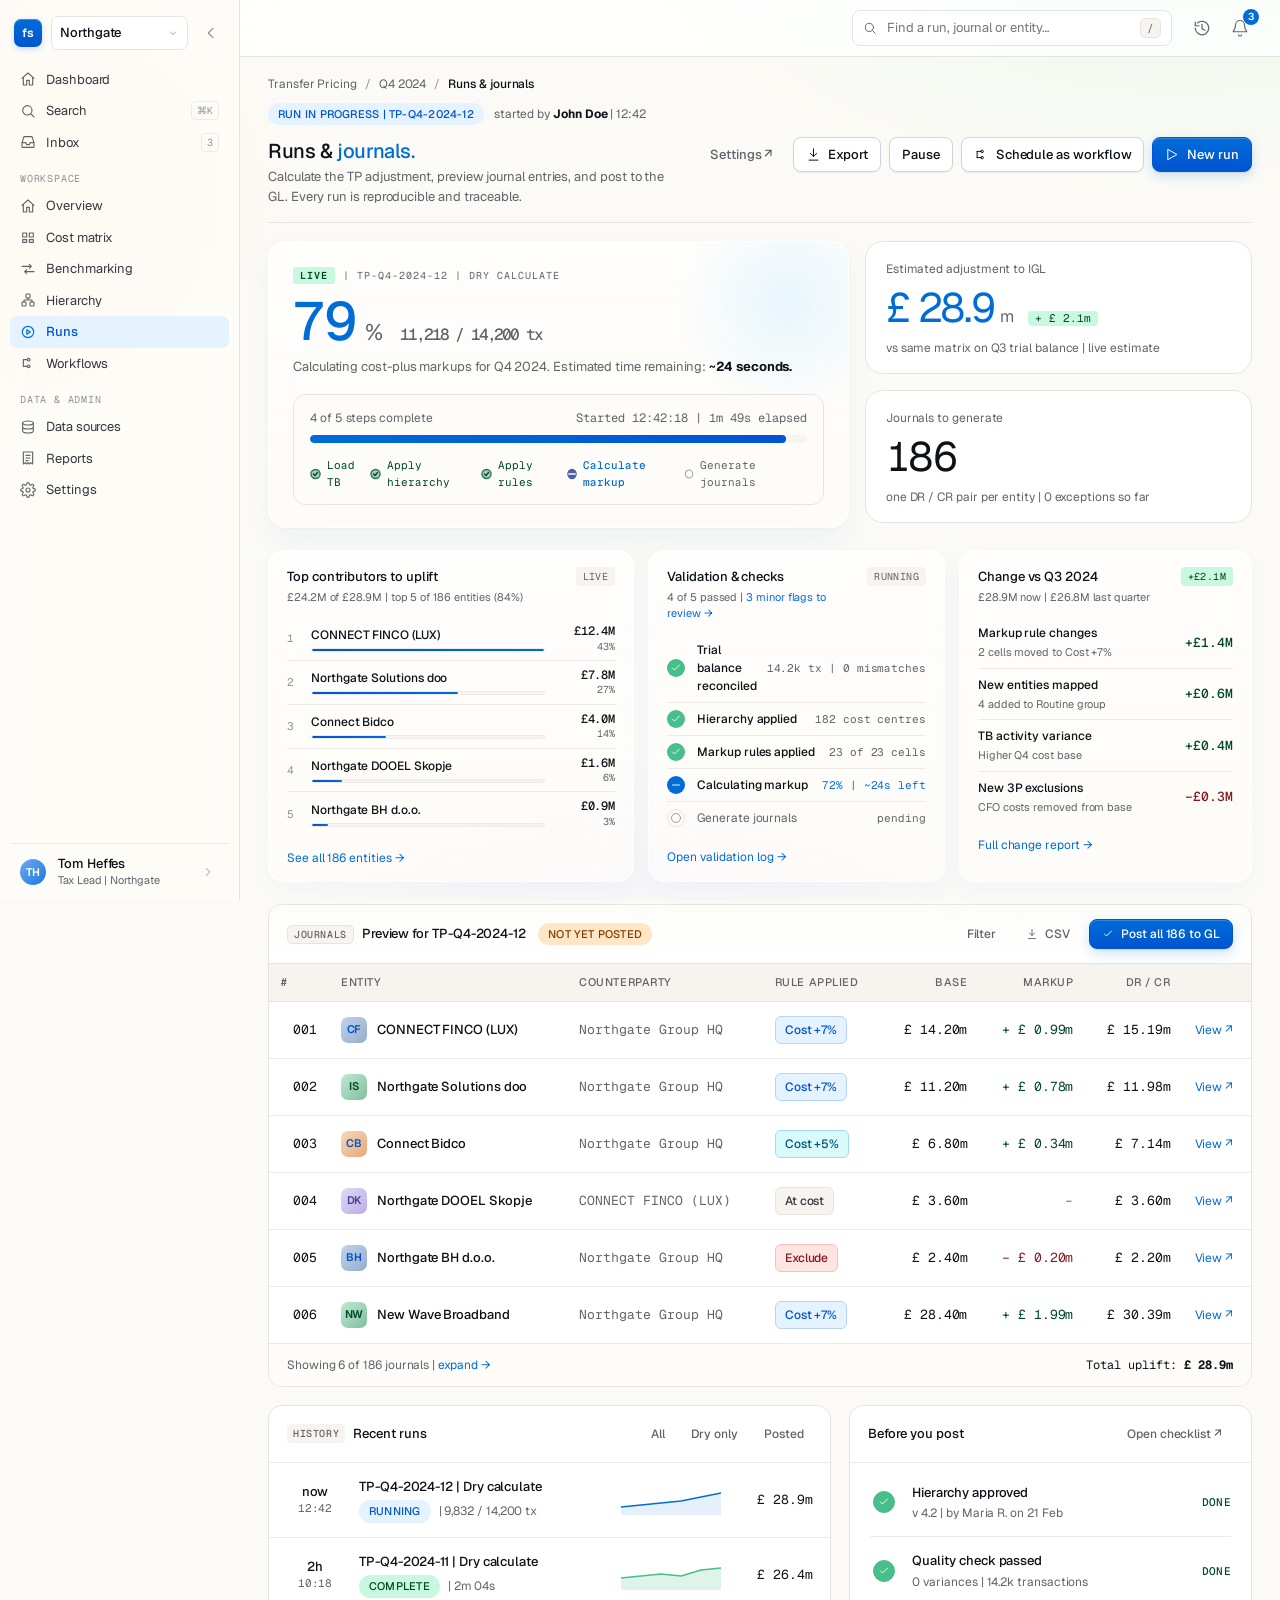
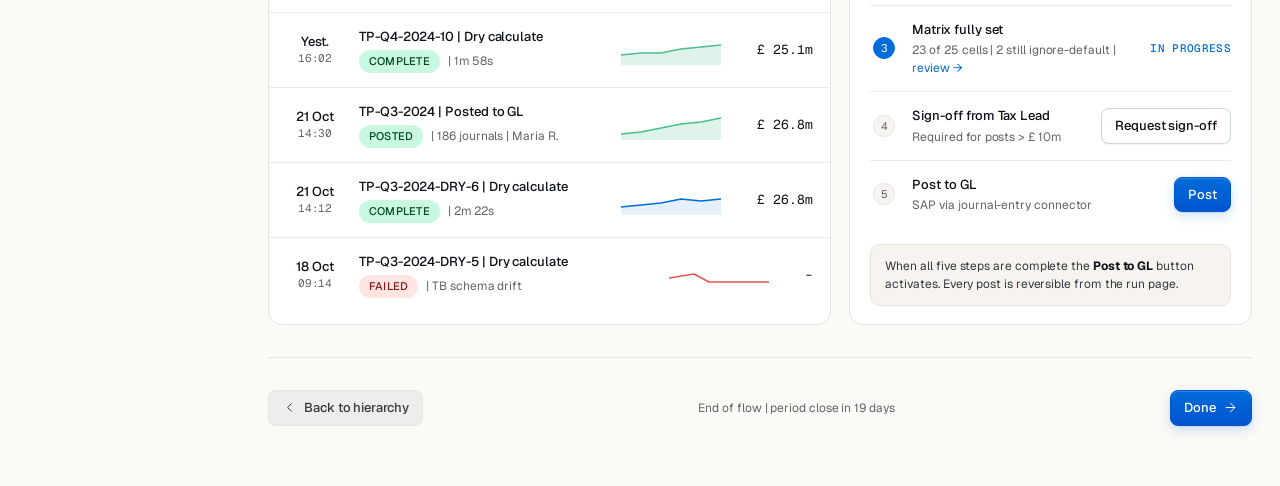
<file: arkk/runs.html>
<!doctype html>
<html lang="en">
<head>
<meta charset="utf-8" />
<script>try{if(localStorage.getItem('arkk.nav.collapsed')==='1')document.documentElement.dataset.navCollapsed='1';}catch(e){}</script>
<meta name="viewport" content="width=device-width, initial-scale=1" />
<title>Runs &amp; journals | Arkk Transfer Pricing</title>
<link rel="stylesheet" href="shared.css" />
<style>
  /* Chrome reconciliation: left sidebar is the ONE navigation; the topbar
     segmented tab strip duplicated it and is removed. Collapse the topbar
     grid from 3 tracks (nav | search | actions) to 2 (search | actions)
     without touching shared.css (LAW, never edited). */
  .topbar { grid-template-columns: 1fr auto !important; }
</style>
<link rel="stylesheet" href="arkk-nav.css" />
<script defer src="arkk-data.js"></script>
<script defer src="arkk.js"></script>
<script defer src="arkk-nav.js"></script>
<script defer src="arkk-chrome.js"></script>
<style>
  .hero {
    display: grid;
    grid-template-columns: 1.5fr 1fr;
    gap: 16px;
    margin-bottom: 22px;
  }
  .hero-card {
    background: linear-gradient(180deg, oklch(100% 0 0 / 0.7), oklch(100% 0 0 / 0.4));
    backdrop-filter: saturate(160%) blur(24px);
    -webkit-backdrop-filter: saturate(160%) blur(24px);
    border: 1px solid oklch(100% 0 0 / 0.7);
    border-radius: 18px;
    padding: 22px 24px;
    position: relative;
    overflow: hidden;
    box-shadow:
      inset 0 1px 0 oklch(100% 0 0 / 0.5),
      0 10px 30px oklch(54% 0.19 254 / 0.05),
      0 1px 2px oklch(20% 0.02 254 / 0.03);
  }
  /* No edge-stroke highlights — use a soft radial glow instead */
  .hero-card.live::before {
    content: ""; position: absolute; right: -100px; top: -100px;
    width: 320px; height: 320px; border-radius: 50%;
    background: radial-gradient(closest-side, oklch(94% 0.06 254 / 0.5), transparent 70%);
    pointer-events: none;
    z-index: 0;
  }
  .hero-card > * { position: relative; z-index: 1; }
  .hero-card .lab {
    font-family: "Geist Mono", monospace; font-size: 10px;
    letter-spacing: 0.1em; text-transform: uppercase; color: var(--ink-3);
    display: inline-flex; align-items: center; gap: 8px;
  }
  .hero-card .lab .live-label {
    display: inline-block;
    padding: 1px 7px;
    border-radius: 3px;
    background: var(--mint-soft);
    color: var(--mint-ink);
    font-family: 'Geist Mono', monospace;
    font-size: 10px;
    letter-spacing: 0.1em;
    text-transform: uppercase;
    font-weight: 600;
    animation: live-flash 2.4s ease-in-out infinite;
  }
  @keyframes live-flash {
    0%, 100% { background: var(--mint-soft); }
    50%      { background: oklch(88% 0.10 162); }
  }
  .hero-card .v-big {
    font-family: "Geist", sans-serif;
    font-size: clamp(40px, 4.2vw, 56px);
    line-height: 1;
    letter-spacing: -0.04em;
    font-weight: 500;
    color: var(--ink);
    margin-top: 10px;
    display: flex; align-items: baseline; gap: 10px;
    font-feature-settings: "tnum";
  }
  .hero-card .v-big em {
    font-family: inherit;
    font-style: normal;
    font-weight: 500;
    color: var(--brand);
  }
  .hero-card .v-big .unit { font-size: 0.42em; color: var(--ink-3); font-weight: 400; letter-spacing: -0.02em; }
  .hero-card .sub { margin-top: 8px; color: var(--ink-3); font-size: 13px; max-width: 60ch; }

  .live-progress {
    margin-top: 18px;
    background: var(--bg-3);
    border: 1px solid var(--line);
    border-radius: 12px;
    padding: 14px 16px;
  }
  .live-progress .lp-head {
    display: flex; align-items: center; justify-content: space-between;
    font-size: 12px; color: var(--ink-3);
    margin-bottom: 8px;
  }
  .live-progress .lp-bar {
    height: 8px; background: var(--bg-2); border-radius: 6px; overflow: hidden;
    position: relative;
  }
  .live-progress .lp-fill {
    height: 100%; width: 72%;
    background: linear-gradient(90deg, var(--brand), var(--brand-2));
    border-radius: 6px;
    position: relative;
    overflow: hidden;
  }
  .live-progress .lp-fill::after {
    content: ""; position: absolute; inset: 0;
    background: linear-gradient(90deg, transparent, oklch(100% 0 0 / 0.4), transparent);
    transform: translateX(-100%);
    animation: shimmer 1.6s ease-in-out infinite;
  }
  @keyframes shimmer { to { transform: translateX(100%); } }

  .lp-steps {
    display: flex; justify-content: space-between;
    margin-top: 14px;
    font-family: "Geist Mono", monospace; font-size: 11px;
    color: var(--ink-3);
  }
  .lp-step { display: inline-flex; align-items: center; gap: 6px; }
  .lp-step.done { color: var(--mint-ink); }
  .lp-step.active { color: var(--brand); font-weight: 500; }
  .lp-step .dot { width: 6px; height: 6px; border-radius: 50%; background: var(--ink-4); }
  .lp-step.done .dot { background: var(--mint); }
  .lp-step.active .dot { background: var(--brand); box-shadow: 0 0 0 4px oklch(54% 0.19 254 / 0.18); }

  .strip { display: grid; grid-template-columns: repeat(4, 1fr); gap: 16px; margin-bottom: 22px; }

  /* =====================================================================
     Insight cards — replaces vanity metrics with value-dense panels
     ===================================================================== */
  .insight-row {
    display: grid;
    grid-template-columns: 1.25fr 1fr 1fr;
    gap: 14px;
    margin: 22px 0;
  }
  .insight-card {
    background: linear-gradient(180deg, oklch(100% 0 0 / 0.7), oklch(100% 0 0 / 0.4));
    backdrop-filter: saturate(160%) blur(20px);
    -webkit-backdrop-filter: saturate(160%) blur(20px);
    border: 1px solid oklch(100% 0 0 / 0.6);
    border-radius: 16px;
    padding: 16px 18px 14px;
    box-shadow:
      inset 0 1px 0 oklch(100% 0 0 / 0.5),
      0 8px 24px oklch(54% 0.19 254 / 0.04);
    display: flex; flex-direction: column;
    gap: 12px;
  }
  .insight-head {
    display: flex; align-items: flex-start; justify-content: space-between;
    gap: 12px;
  }
  .insight-title {
    font-size: 13px; font-weight: 500;
    color: var(--ink);
    letter-spacing: -0.005em;
  }
  .insight-sub {
    font-size: 11px; color: var(--ink-3);
    margin-top: 2px;
  }
  .insight-meta {
    font-family: 'Geist Mono', monospace;
    font-size: 10px;
    letter-spacing: 0.04em;
    text-transform: uppercase;
    color: var(--ink-3);
    background: var(--bg-2);
    padding: 2px 7px;
    border-radius: 4px;
    white-space: nowrap;
  }
  .insight-meta.pos {
    color: var(--mint-ink);
    background: var(--mint-soft);
  }
  .insight-link {
    font-size: 12px;
    color: var(--brand);
    margin-top: 2px;
  }
  .insight-link:hover { text-decoration: underline; }

  /* Contributor list */
  .contrib-list { display: flex; flex-direction: column; }
  .contrib-row {
    display: grid;
    grid-template-columns: 14px 1fr 60px;
    align-items: center;
    gap: 10px;
    padding: 7px 0;
    border-bottom: 1px solid var(--line-2);
  }
  .contrib-row:last-child { border-bottom: 0; }
  .contrib-row .rk {
    font-family: 'Geist Mono', monospace;
    font-size: 11px; color: var(--ink-4);
  }
  .contrib-row .nm {
    display: flex; flex-direction: column; gap: 4px;
    min-width: 0;
  }
  .contrib-row .nm .label {
    font-size: 12px; color: var(--ink);
    font-weight: 500;
    white-space: nowrap; overflow: hidden; text-overflow: ellipsis;
  }
  .contrib-row .nm .bar {
    height: 4px; background: var(--bg-2);
    border-radius: 2px;
    overflow: hidden;
    border: 1px solid var(--line-2);
  }
  .contrib-row .nm .bar > div {
    height: 100%; border-radius: 2px;
  }
  .contrib-row .amt {
    text-align: right;
    font-family: 'Geist Mono', monospace;
    font-size: 12px;
    color: var(--ink);
    line-height: 1.2;
    font-weight: 500;
  }
  .contrib-row .amt .pct {
    font-size: 10px; color: var(--ink-3);
    font-weight: 400;
  }

  /* Check rows */
  .check-list { display: flex; flex-direction: column; }
  .check-row {
    display: grid;
    grid-template-columns: 20px 1fr auto;
    align-items: center;
    gap: 10px;
    padding: 7px 0;
    border-bottom: 1px solid var(--line-2);
    font-size: 12px;
  }
  .check-row:last-child { border-bottom: 0; }
  .check-row .ind {
    width: 18px; height: 18px;
    border-radius: 50%;
    display: grid; place-items: center;
    flex-shrink: 0;
  }
  .check-row .ind.pass { background: var(--mint); color: white; }
  .check-row .ind.live {
    background: var(--brand); color: white;
    animation: live-flash 2.4s ease-in-out infinite;
  }
  .check-row .ind.pending {
    background: transparent; color: var(--ink-4);
    border: 1px solid var(--line);
  }
  .check-row .body { color: var(--ink-2); }
  .check-row .body b {
    color: var(--ink); font-weight: 500;
    font-size: 12px;
  }
  .check-row .res {
    font-family: 'Geist Mono', monospace;
    font-size: 11px; color: var(--ink-3);
    white-space: nowrap;
  }

  /* Attribution rows */
  .attr-list { display: flex; flex-direction: column; }
  .attr-row {
    display: grid;
    grid-template-columns: 1fr auto;
    align-items: center;
    gap: 12px;
    padding: 7px 0;
    border-bottom: 1px solid var(--line-2);
    font-size: 12px;
  }
  .attr-row:last-child { border-bottom: 0; }
  .attr-row .lbl {
    color: var(--ink);
    font-weight: 500;
    font-size: 12px;
    display: flex; flex-direction: column; gap: 2px;
  }
  .attr-row .lbl .desc {
    color: var(--ink-3); font-size: 11px;
    font-weight: 400;
  }
  .attr-row .amt {
    text-align: right;
    font-family: 'Geist Mono', monospace;
    color: var(--mint-ink);
    font-size: 13px; font-weight: 500;
  }
  .attr-row .amt.neg { color: var(--coral-ink); }

  .journals {
    background: var(--surface); border: 1px solid var(--line); border-radius: var(--r-md);
    overflow: hidden;
  }
  .journals .j-head {
    display: flex; align-items: center; justify-content: space-between;
    padding: 14px 18px;
    border-bottom: 1px solid var(--line);
    background: linear-gradient(180deg, var(--bg-3), var(--surface));
  }
  table.journals-table { width: 100%; border-collapse: separate; border-spacing: 0; font-size: 13px; }
  table.journals-table th {
    font-weight: 500; text-align: left; color: var(--ink-3); font-size: 11px;
    letter-spacing: 0.05em; text-transform: uppercase;
    padding: 10px 12px;
    background: var(--bg-2);
    border-bottom: 1px solid var(--line);
    /* QA fix: "Rule applied" was the one two-word header without room to
       spare, wrapping to a 2nd line that pressed against the row below. */
    white-space: nowrap;
  }
  /* QA fix (cont.): making Base/Markup/DR-CR/View nowrap (below) is only
     safe if the row's total min-width still fits the card - trimming the
     cell gutter from 18px to 12px buys back the room those fixes need so
     the table doesn't overrun .journals's overflow:hidden edge and clip
     the last column. */
  table.journals-table td {
    padding: 14px 12px;
    border-bottom: 1px solid var(--line-2);
    color: var(--ink-2);
    vertical-align: middle;
  }
  table.journals-table tr:last-child td { border-bottom: 0; }
  table.journals-table tr:hover td { background: var(--bg-3); }
  table.journals-table .ent-cell { display: flex; align-items: center; gap: 10px; color: var(--ink); font-weight: 500; }
  /* QA fix: fixing the currency columns above (nowrap) left the trailing
     "View ↗" action column as the only shrinkable one, so the auto table
     layout squeezed it until "View" itself broke mid-word ("Vie"/"w"). It
     never needs to wrap. */
  table.journals-table td:last-child { white-space: nowrap; }
  /* QA fix: Base/Markup/DR-CR values ("£ 14.20m") were shattering across 2
     lines (the £ sign alone, then the figure) once the column narrowed -
     nowrap keeps every figure on one unbroken line. */
  table.journals-table .num { font-family: "Geist Mono", monospace; text-align: right; color: var(--ink); white-space: nowrap; }
  table.journals-table .num.pos { color: var(--mint-ink); }
  table.journals-table .num.neg { color: var(--coral-ink); }

  .grid-2 { display: grid; grid-template-columns: 1.4fr 1fr; gap: 18px; margin-top: 18px; }

  /* Compact run history list */
  .run-history { display: flex; flex-direction: column; gap: 0; }
  .run-row {
    display: grid;
    grid-template-columns: 56px 1fr 120px auto;
    gap: 16px;
    align-items: center;
    padding: 14px 18px;
    border-bottom: 1px solid var(--line-2);
    transition: background .12s;
  }
  .run-row:hover { background: var(--bg-3); }
  .run-row:last-child { border-bottom: 0; }
  .run-row .ts {
    font-family: "Geist Mono", monospace;
    font-size: 11px; color: var(--ink-3);
    text-align: center; line-height: 1.3;
  }
  .run-row .ts b { color: var(--ink); font-size: 13px; font-family: "Geist", sans-serif; font-weight: 500; display: block; letter-spacing: -0.01em; }
  .run-row .title { display: flex; flex-direction: column; gap: 4px; }
  .run-row .title .nm { color: var(--ink); font-weight: 500; font-size: 13px; }
  .run-row .title .meta { color: var(--ink-3); font-size: 12px; display: flex; align-items: center; gap: 8px; }
  .run-row .val {
    font-family: "Geist Mono", monospace; text-align: right;
    color: var(--ink); font-size: 13px;
  }

  /* Interaction-layer additions (v6) */
  .check-row .ind { transition: background .15s, color .15s; }

  /* Page-local secondary-action treatment: paired secondary actions
     (Cancel / Back / Reset) must read as buttons, not bare text.
     Neutral low-alpha ink fill, standard hairline, same geometry as the
     adjacent primary. Hover deepens the fill. */
  .btn.soft {
    background: oklch(18% 0.014 254 / 0.05);
    border-color: var(--line);
    color: var(--ink-2);
    box-shadow: none;
  }
  .btn.soft:hover {
    background: oklch(18% 0.014 254 / 0.09);
    border-color: oklch(87% 0.012 254);
    color: var(--ink);
  }
  .btn.soft:focus-visible {
    outline: 2px solid oklch(54% 0.19 254 / 0.3);
    outline-offset: 1px;
  }
</style>
</head>
<body>

<div class="app">

  <!-- Primary (dashboard) navigation -->
  <aside class="sidebar">
    <div class="sidebar-head">
      <div class="logo">fs</div>
      <button class="ws-switch">
        Northgate
        <svg class="ico-xs" viewBox="0 0 24 24" fill="none" stroke="currentColor" stroke-width="1.7" stroke-linecap="round" stroke-linejoin="round"><path d="M7 10l5 5 5-5"/></svg>
      </button>
    </div>
    <div class="sidebar-section">
      <a class="nav-item" href="./">
        <svg class="ico-sm" viewBox="0 0 24 24" fill="none" stroke="currentColor" stroke-width="1.6" stroke-linecap="round" stroke-linejoin="round"><path d="M3 11l9-8 9 8M5 9.5V21h5v-7h4v7h5V9.5"/></svg>
        <span class="nav-label">Dashboard</span>
      </a>
      <a class="nav-item" href="#" data-focus-search>
        <svg class="ico-sm" viewBox="0 0 24 24" fill="none" stroke="currentColor" stroke-width="1.6" stroke-linecap="round" stroke-linejoin="round"><circle cx="11" cy="11" r="7"/><path d="M21 21l-4.3-4.3"/></svg>
        <span class="nav-label">Search</span>
        <span class="count">⌘K</span>
      </a>
      <a class="nav-item" href="#" data-quiet="Inbox">
        <svg class="ico-sm" viewBox="0 0 24 24" fill="none" stroke="currentColor" stroke-width="1.6" stroke-linecap="round" stroke-linejoin="round"><path d="M3 13l3-9h12l3 9v6a1 1 0 0 1-1 1H4a1 1 0 0 1-1-1zM3 13h6l1 3h4l1-3h6"/></svg>
        <span class="nav-label">Inbox</span>
        <span class="count">3</span>
      </a>
    </div>
    <div class="sidebar-section">
      <div class="heading">Workspace</div>
      <a class="nav-item" href="./">
        <svg class="ico-sm" viewBox="0 0 24 24" fill="none" stroke="currentColor" stroke-width="1.6" stroke-linecap="round" stroke-linejoin="round"><path d="M3 11l9-8 9 8M5 9.5V21h5v-7h4v7h5V9.5"/></svg>
        <span class="nav-label">Overview</span>
      </a>
      <a class="nav-item" href="matrix.html">
        <svg class="ico-sm" viewBox="0 0 24 24" fill="none" stroke="currentColor" stroke-width="1.6" stroke-linecap="round" stroke-linejoin="round"><path d="M4 6h6v6H4zM14 6h6v6h-6zM4 16h6v4H4zM14 16h6v4h-6z"/></svg>
        <span class="nav-label">Cost matrix</span>
      </a>
      <a class="nav-item" href="transfer-pricing.html">
        <svg class="ico-sm" viewBox="0 0 24 24" fill="none" stroke="currentColor" stroke-width="1.6" stroke-linecap="round" stroke-linejoin="round"><path d="M3 8h14M14 5l3 3-3 3M21 16H7M10 19l-3-3 3-3"/></svg>
        <span class="nav-label">Benchmarking</span>
      </a>
      <a class="nav-item" href="hierarchy.html">
        <svg class="ico-sm" viewBox="0 0 24 24" fill="none" stroke="currentColor" stroke-width="1.6" stroke-linecap="round" stroke-linejoin="round"><rect x="9" y="3" width="6" height="6" rx="1.3"/><rect x="3" y="15" width="6" height="6" rx="1.3"/><rect x="15" y="15" width="6" height="6" rx="1.3"/><path d="M12 9v3M6 15v-3h12v3"/></svg>
        <span class="nav-label">Hierarchy</span>
      </a>
      <a class="nav-item active" href="runs.html">
        <svg class="ico-sm" viewBox="0 0 24 24" fill="none" stroke="currentColor" stroke-width="1.6" stroke-linecap="round" stroke-linejoin="round"><circle cx="12" cy="12" r="8.5"/><path d="M10.2 8.7l5.4 3.3-5.4 3.3z"/></svg>
        <span class="nav-label">Runs</span>
      </a>
      <a class="nav-item" href="workflows.html">
        <svg class="ico-sm" viewBox="0 0 24 24" fill="none" stroke="currentColor" stroke-width="1.6" stroke-linecap="round" stroke-linejoin="round"><path d="M5 7h6m0 0a2 2 0 1 0 4 0 2 2 0 0 0-4 0zM5 17h6m0 0a2 2 0 1 1 4 0 2 2 0 0 1-4 0zM5 7v10"/></svg>
        <span class="nav-label">Workflows</span>
      </a>
    </div>
    <div class="sidebar-section">
      <div class="heading">Data &amp; admin</div>
      <a class="nav-item" href="data-sources.html">
        <svg class="ico-sm" viewBox="0 0 24 24" fill="none" stroke="currentColor" stroke-width="1.6" stroke-linecap="round" stroke-linejoin="round"><ellipse cx="12" cy="6" rx="8" ry="3"/><path d="M4 6v6c0 1.7 3.6 3 8 3s8-1.3 8-3V6M4 12v6c0 1.7 3.6 3 8 3s8-1.3 8-3v-6"/></svg>
        <span class="nav-label">Data sources</span>
      </a>
      <a class="nav-item" href="reports.html">
        <svg class="ico-sm" viewBox="0 0 24 24" fill="none" stroke="currentColor" stroke-width="1.6" stroke-linecap="round" stroke-linejoin="round"><path d="M5 3h14v18l-3-2-2 2-2-2-2 2-2-2-3 2z"/><path d="M9 8h6M9 12h6M9 16h3"/></svg>
        <span class="nav-label">Reports</span>
      </a>
      <a class="nav-item" href="#" data-quiet="Settings">
        <svg class="ico-sm" viewBox="0 0 24 24" fill="none" stroke="currentColor" stroke-width="1.6" stroke-linecap="round" stroke-linejoin="round"><circle cx="12" cy="12" r="3"/><path d="M19.4 15a1.7 1.7 0 0 0 .4 1.9l.1.1a2 2 0 1 1-2.8 2.8l-.1-.1a1.7 1.7 0 0 0-1.9-.4 1.7 1.7 0 0 0-1 1.5V21a2 2 0 0 1-4 0v-.1a1.7 1.7 0 0 0-1.1-1.5 1.7 1.7 0 0 0-1.9.4l-.1.1a2 2 0 1 1-2.8-2.8l.1-.1a1.7 1.7 0 0 0 .4-1.9 1.7 1.7 0 0 0-1.5-1H3a2 2 0 0 1 0-4h.1a1.7 1.7 0 0 0 1.5-1.1 1.7 1.7 0 0 0-.4-1.9l-.1-.1a2 2 0 1 1 2.8-2.8l.1.1a1.7 1.7 0 0 0 1.9.4H9a1.7 1.7 0 0 0 1-1.5V3a2 2 0 0 1 4 0v.1a1.7 1.7 0 0 0 1 1.5 1.7 1.7 0 0 0 1.9-.4l.1-.1a2 2 0 1 1 2.8 2.8l-.1.1a1.7 1.7 0 0 0-.4 1.9V9a1.7 1.7 0 0 0 1.5 1H21a2 2 0 0 1 0 4h-.1a1.7 1.7 0 0 0-1.5 1z"/></svg>
        <span class="nav-label">Settings</span>
      </a>
    </div>
    <div class="sidebar-foot">
      <div class="user-chip">TH</div>
      <div>
        <div class="nm">Tom Heffes</div>
        <div class="rl">Tax Lead | Northgate</div>
      </div>
      <a class="more" href="#" data-quiet="Account menu" title="Account menu">
        <svg class="ico-sm" viewBox="0 0 24 24" fill="none" stroke="currentColor" stroke-width="1.7" stroke-linecap="round" stroke-linejoin="round"><path d="M9 6l6 6-6 6"/></svg>
      </a>
    </div>
  </aside>

  <!-- Icon rail (legacy, hidden) -->
  <aside class="rail" aria-label="Workspace">
    <div class="logo">fs</div>
    <nav class="nav">
      <a href="./" class="item" title="Overview"><svg class="ico" viewBox="0 0 24 24"><path d="M3 12l9-9 9 9M5 10v10h14V10"/></svg></a>
      <a href="matrix.html" class="item" title="Cost matrix"><svg class="ico" viewBox="0 0 24 24"><path d="M4 6h6v6H4zM14 6h6v6h-6zM4 16h6v4H4zM14 16h6v4h-6z"/></svg></a>
      <a href="hierarchy.html" class="item" title="Hierarchy"><svg class="ico" viewBox="0 0 24 24"><rect x="9" y="3" width="6" height="6" rx="1.3"/><rect x="3" y="15" width="6" height="6" rx="1.3"/><rect x="15" y="15" width="6" height="6" rx="1.3"/><path d="M12 9v3M6 15v-3h12v3"/></svg></a>
      <a href="runs.html" class="item active" title="Runs"><svg class="ico" viewBox="0 0 24 24"><circle cx="12" cy="12" r="8.5"/><path d="M10.2 8.7l5.4 3.3-5.4 3.3z"/></svg></a>
      <a href="workflows.html" class="item" title="Workflows"><svg class="ico" viewBox="0 0 24 24"><path d="M5 7h6m0 0a2 2 0 1 0 4 0 2 2 0 0 0-4 0zM5 17h6m0 0a2 2 0 1 1 4 0 2 2 0 0 1-4 0zM5 7v10"/></svg></a>
    </nav>
    <div class="spacer"></div>
    <a href="#" class="item" style="width: 40px; height: 40px;" title="Help" data-quiet="Help"><svg class="ico" viewBox="0 0 24 24"><circle cx="12" cy="12" r="9"/><path d="M9.5 9.5a2.5 2.5 0 1 1 3.5 2.3c-.7.3-1 .8-1 1.4v.3M12 17h.01"/></svg></a>
    <a href="#" class="item" style="width: 40px; height: 40px;" title="Settings" data-quiet="Settings"><svg class="ico" viewBox="0 0 24 24"><circle cx="12" cy="12" r="3"/><path d="M19.4 15a1.7 1.7 0 0 0 .4 1.9l.1.1a2 2 0 1 1-2.8 2.8l-.1-.1a1.7 1.7 0 0 0-1.9-.4 1.7 1.7 0 0 0-1 1.5V21a2 2 0 0 1-4 0v-.1a1.7 1.7 0 0 0-1.1-1.5 1.7 1.7 0 0 0-1.9.4l-.1.1a2 2 0 1 1-2.8-2.8l.1-.1a1.7 1.7 0 0 0 .4-1.9 1.7 1.7 0 0 0-1.5-1H3a2 2 0 0 1 0-4h.1a1.7 1.7 0 0 0 1.5-1.1 1.7 1.7 0 0 0-.4-1.9l-.1-.1a2 2 0 1 1 2.8-2.8l.1.1a1.7 1.7 0 0 0 1.9.4H9a1.7 1.7 0 0 0 1-1.5V3a2 2 0 0 1 4 0v.1a1.7 1.7 0 0 0 1 1.5 1.7 1.7 0 0 0 1.9-.4l.1-.1a2 2 0 1 1 2.8 2.8l-.1.1a1.7 1.7 0 0 0-.4 1.9V9a1.7 1.7 0 0 0 1.5 1H21a2 2 0 0 1 0 4h-.1a1.7 1.7 0 0 0-1.5 1z"/></svg></a>
    <div class="me" title="Tom Heffes">TH</div>
  </aside>

  <main class="main">

    <!-- Topbar -->
    <div class="topbar">
      <div class="brand-block">
        <div class="logo">fs</div>
        <button class="ws-switch">Northgate <svg class="ico-xs" viewBox="0 0 24 24" fill="none" stroke="currentColor" stroke-width="1.7" stroke-linecap="round" stroke-linejoin="round"><path d="M7 10l5 5 5-5"/></svg></button>
      </div>
      <div class="search">
        <svg class="ico-sm" viewBox="0 0 24 24"><circle cx="11" cy="11" r="7"/><path d="M21 21l-4.3-4.3"/></svg>
        <input placeholder="Find a run, journal or entity…" />
        <span class="kbd">/</span>
      </div>
      <div class="top-actions">
        <button class="icon-btn" title="History"><svg class="ico" viewBox="0 0 24 24"><path d="M3 12a9 9 0 1 0 3-6.7M3 4v5h5M12 7v6l4 2"/></svg></button>
        <button class="icon-btn" title="Notifications"><svg class="ico" viewBox="0 0 24 24"><path d="M6 8a6 6 0 1 1 12 0c0 7 3 7 3 9H3c0-2 3-2 3-9zM10 21a2 2 0 0 0 4 0"/></svg></button>
        <div class="user-chip" title="Tom Heffes">TH</div>
      </div>
    </div>

    <div class="page">

      <nav class="crumbs">
        <a href="./">Transfer Pricing</a>
        <span class="sep">/</span>
        <a href="./">Q4 2024</a>
        <span class="sep">/</span>
        <span class="here">Runs &amp; journals</span>
      </nav>

      <!-- Header -->
      <div class="page-head" data-reveal>
        <div>
          <div class="page-eyebrow">
            <span class="status-pill in-progress">Run in progress | TP-Q4-2024-12</span>
            <span>started by <b style="color: var(--ink);">John Doe</b> | 12:42</span>
          </div>
          <h1 class="page-title">Runs &amp; <em>journals.</em></h1>
          <p class="page-sub">Calculate the TP adjustment, preview journal entries, and post to the GL. Every run is reproducible and traceable.</p>
        </div>
        <div class="page-meta">
          <button class="btn ghost">Settings ↗</button>
          <button class="btn"><svg class="ico" viewBox="0 0 24 24"><path d="M12 3v12M7 10l5 5 5-5M5 21h14"/></svg> Export</button>
          <button class="btn">Pause</button>
          <a href="workflows?template=quarter-close" class="btn"><svg class="ico" viewBox="0 0 24 24"><path d="M5 7h6m0 0a2 2 0 1 0 4 0 2 2 0 0 0-4 0zM5 17h6m0 0a2 2 0 1 1 4 0 2 2 0 0 1-4 0zM5 7v10"/></svg> Schedule as workflow</a>
          <button class="btn primary" data-commit><svg class="ico" viewBox="0 0 24 24"><path d="M5 4l14 8-14 8z"/></svg> New run</button>
        </div>
      </div>

      <!-- Live run hero -->
      <div class="hero">
        <div class="hero-card live" data-reveal>
          <div class="lab"><span class="live-label">Live</span> | TP-Q4-2024-12 | Dry calculate</div>
          <div class="v-big"><em>72</em><span class="unit">%</span><span class="tx-count" style="font-size: 0.3em; color: var(--ink-3); margin-left: 8px; font-family: 'Geist Mono', monospace;">9,832 / 14,200 tx</span></div>
          <p class="sub">Calculating cost-plus markups for Q4 2024. Estimated time remaining: <b style="color: var(--ink);">~24 seconds.</b></p>

          <div class="live-progress">
            <div class="lp-head">
              <span>4 of 5 steps complete</span>
              <span class="mono elapsed">Started 12:42:18 | 1m 47s elapsed</span>
            </div>
            <div class="lp-bar"><div class="lp-fill"></div></div>
            <div class="lp-steps">
              <div class="lp-step done"><span class="dot"></span> Load TB</div>
              <div class="lp-step done"><span class="dot"></span> Apply hierarchy</div>
              <div class="lp-step done"><span class="dot"></span> Apply rules</div>
              <div class="lp-step active"><span class="dot"></span> Calculate markup</div>
              <div class="lp-step"><span class="dot"></span> Generate journals</div>
            </div>
          </div>
        </div>

        <div class="col gap-4" style="gap: 16px;" data-reveal>
          <div class="score-card">
            <div class="label">Estimated adjustment to IGL</div>
            <div class="v" style="color: var(--brand);" data-count="28.9" data-count-decimals="1" data-count-prefix="£ "><span class="unit">m</span><span class="delta"> + £ 2.1m</span></div>
            <div class="sub">vs same matrix on Q3 trial balance | live estimate</div>
          </div>
          <div class="score-card">
            <div class="label">Journals to generate</div>
            <div class="v" data-count="186"></div>
            <div class="sub">one DR / CR pair per entity | 0 exceptions so far</div>
          </div>
        </div>
      </div>

      <!-- Insight row — replaces vanity metrics with real value -->
      <div class="insight-row" data-reveal>

        <!-- 1. Top contributors driving the uplift -->
        <div class="insight-card">
          <div class="insight-head">
            <div>
              <div class="insight-title">Top contributors to uplift</div>
              <div class="insight-sub">£24.2M of £28.9M | top 5 of 186 entities (84%)</div>
            </div>
            <span class="insight-meta">live</span>
          </div>

          <div class="contrib-list">
            <div class="contrib-row">
              <span class="rk">1</span>
              <div class="nm">
                <a class="label" href="entity?e=connect-finco">CONNECT FINCO (LUX)</a>
                <div class="bar"><div data-to="100%" style="width: 0%; background: linear-gradient(90deg, var(--brand-2), var(--brand));"></div></div>
              </div>
              <span class="amt">£12.4M<br><span class="pct">43%</span></span>
            </div>
            <div class="contrib-row">
              <span class="rk">2</span>
              <div class="nm">
                <a class="label" href="entity?e=northgate-solutions">Northgate Solutions doo</a>
                <div class="bar"><div data-to="63%" style="width: 0%; background: linear-gradient(90deg, var(--brand-2), var(--brand));"></div></div>
              </div>
              <span class="amt">£7.8M<br><span class="pct">27%</span></span>
            </div>
            <div class="contrib-row">
              <span class="rk">3</span>
              <div class="nm">
                <a class="label" href="entity?e=connect-bidco">Connect Bidco</a>
                <div class="bar"><div data-to="32%" style="width: 0%; background: linear-gradient(90deg, var(--brand-2), var(--brand));"></div></div>
              </div>
              <span class="amt">£4.0M<br><span class="pct">14%</span></span>
            </div>
            <div class="contrib-row">
              <span class="rk">4</span>
              <div class="nm">
                <a class="label" href="entity?e=northgate-dooel">Northgate DOOEL Skopje</a>
                <div class="bar"><div data-to="13%" style="width: 0%; background: linear-gradient(90deg, var(--brand-2), var(--brand));"></div></div>
              </div>
              <span class="amt">£1.6M<br><span class="pct">6%</span></span>
            </div>
            <div class="contrib-row">
              <span class="rk">5</span>
              <div class="nm">
                <span class="label">Northgate BH d.o.o.</span>
                <div class="bar"><div data-to="7%" style="width: 0%; background: linear-gradient(90deg, var(--brand-2), var(--brand));"></div></div>
              </div>
              <span class="amt">£0.9M<br><span class="pct">3%</span></span>
            </div>
          </div>

          <a href="#" class="insight-link" data-quiet="All entities">See all 186 entities →</a>
        </div>

        <!-- 2. Live validation & flags -->
        <div class="insight-card">
          <div class="insight-head">
            <div>
              <div class="insight-title">Validation &amp; checks</div>
              <div class="insight-sub">4 of 5 passed | <a href="exceptions.html" style="color: var(--brand);">3 minor flags to review →</a></div>
            </div>
            <span class="insight-meta">running</span>
          </div>

          <div class="check-list">
            <div class="check-row">
              <span class="ind pass"><svg class="ico-xs" viewBox="0 0 24 24" fill="none" stroke="currentColor" stroke-width="2.6" stroke-linecap="round" stroke-linejoin="round"><path d="M5 12l4 4 10-10"/></svg></span>
              <div class="body"><b>Trial balance reconciled</b></div>
              <span class="res">14.2k tx | 0 mismatches</span>
            </div>
            <div class="check-row">
              <span class="ind pass"><svg class="ico-xs" viewBox="0 0 24 24" fill="none" stroke="currentColor" stroke-width="2.6" stroke-linecap="round" stroke-linejoin="round"><path d="M5 12l4 4 10-10"/></svg></span>
              <div class="body"><b>Hierarchy applied</b></div>
              <span class="res">182 cost centres</span>
            </div>
            <div class="check-row">
              <span class="ind pass"><svg class="ico-xs" viewBox="0 0 24 24" fill="none" stroke="currentColor" stroke-width="2.6" stroke-linecap="round" stroke-linejoin="round"><path d="M5 12l4 4 10-10"/></svg></span>
              <div class="body"><b>Markup rules applied</b></div>
              <span class="res">23 of 23 cells</span>
            </div>
            <div class="check-row">
              <span class="ind live"><svg class="ico-xs" viewBox="0 0 24 24" fill="none" stroke="currentColor" stroke-width="2.6" stroke-linecap="round" stroke-linejoin="round"><path d="M5 12h14"/></svg></span>
              <div class="body"><b>Calculating markup</b></div>
              <span class="res" style="color: var(--brand);">72% | ~24s left</span>
            </div>
            <div class="check-row">
              <span class="ind pending"><svg class="ico-xs" viewBox="0 0 24 24" fill="none" stroke="currentColor" stroke-width="2" stroke-linecap="round" stroke-linejoin="round"><circle cx="12" cy="12" r="9"/></svg></span>
              <div class="body" style="color: var(--ink-3);">Generate journals</div>
              <span class="res">pending</span>
            </div>
          </div>

          <a href="#" class="insight-link" data-quiet="Validation log">Open validation log →</a>
        </div>

        <!-- 3. What changed vs last quarter -->
        <div class="insight-card">
          <div class="insight-head">
            <div>
              <div class="insight-title">Change vs Q3 2024</div>
              <div class="insight-sub">£28.9M now | £26.8M last quarter</div>
            </div>
            <span class="insight-meta pos">+£2.1M</span>
          </div>

          <div class="attr-list">
            <div class="attr-row">
              <div class="lbl">
                <span>Markup rule changes</span>
                <span class="desc">2 cells moved to Cost +7%</span>
              </div>
              <span class="amt">+£1.4M</span>
            </div>
            <div class="attr-row">
              <div class="lbl">
                <span>New entities mapped</span>
                <span class="desc">4 added to Routine group</span>
              </div>
              <span class="amt">+£0.6M</span>
            </div>
            <div class="attr-row">
              <div class="lbl">
                <span>TB activity variance</span>
                <span class="desc">Higher Q4 cost base</span>
              </div>
              <span class="amt">+£0.4M</span>
            </div>
            <div class="attr-row">
              <div class="lbl">
                <span>New 3P exclusions</span>
                <span class="desc">CFO costs removed from base</span>
              </div>
              <span class="amt neg">−£0.3M</span>
            </div>
          </div>

          <a href="#" class="insight-link" data-quiet="Change report">Full change report →</a>
        </div>

      </div>

      <!-- Journals preview + run history -->
      <div class="journals" data-reveal>
        <div class="j-head">
          <div class="row gap-3">
            <div class="card-title"><span class="num-badge">JOURNALS</span> Preview for TP-Q4-2024-12</div>
            <span class="status-pill warn"><span class="dot"></span> Not yet posted</span>
          </div>
          <div class="row gap-2">
            <button class="btn ghost" style="padding: 5px 10px; font-size: 12px;">Filter</button>
            <button class="btn ghost" style="padding: 5px 10px; font-size: 12px;"><svg class="ico-xs" viewBox="0 0 24 24"><path d="M12 3v12M7 10l5 5 5-5M5 21h14"/></svg> CSV</button>
            <button class="btn brand" style="padding: 5px 12px; font-size: 12px;"><svg class="ico-xs" viewBox="0 0 24 24"><path d="M5 12l4 4 10-10"/></svg> Post all 186 to GL</button>
          </div>
        </div>
        <table class="journals-table">
          <thead>
            <tr>
              <th style="width: 60px;">#</th>
              <th>Entity</th>
              <th>Counterparty</th>
              <th>Rule applied</th>
              <th style="text-align: right;">Base</th>
              <th style="text-align: right;">Markup</th>
              <th style="text-align: right;">DR / CR</th>
              <th></th>
            </tr>
          </thead>
          <tbody>
            <tr>
              <td class="num">001</td>
              <td><div class="ent-cell"><span class="ent-av" style="width: 26px; height: 26px; border-radius: 7px; background: linear-gradient(135deg, oklch(86% 0.04 254), oklch(74% 0.05 254)); color: var(--brand-2); display: grid; place-items: center; font-size: 11px; font-weight: 600;">CF</span> CONNECT FINCO (LUX)</div></td>
              <td class="mono" style="color: var(--ink-3);">Northgate Group HQ</td>
              <td><span class="pill markup-7"><span class="dot"></span> Cost +7%</span></td>
              <td class="num">£ 14.20m</td>
              <td class="num pos">+ £ 0.99m</td>
              <td class="num">£ 15.19m</td>
              <td><a href="#" style="color: var(--brand); font-size: 12px;">View ↗</a></td>
            </tr>
            <tr>
              <td class="num">002</td>
              <td><div class="ent-cell"><span class="ent-av" style="width: 26px; height: 26px; border-radius: 7px; background: linear-gradient(135deg, oklch(90% 0.05 162), oklch(75% 0.08 162)); color: var(--mint-ink); display: grid; place-items: center; font-size: 11px; font-weight: 600;">IS</span> Northgate Solutions doo</div></td>
              <td class="mono" style="color: var(--ink-3);">Northgate Group HQ</td>
              <td><span class="pill markup-7"><span class="dot"></span> Cost +7%</span></td>
              <td class="num">£ 11.20m</td>
              <td class="num pos">+ £ 0.78m</td>
              <td class="num">£ 11.98m</td>
              <td><a href="#" style="color: var(--brand); font-size: 12px;">View ↗</a></td>
            </tr>
            <tr>
              <td class="num">003</td>
              <td><div class="ent-cell"><span class="ent-av" style="width: 26px; height: 26px; border-radius: 7px; background: linear-gradient(135deg, oklch(90% 0.05 60), oklch(78% 0.10 60)); color: var(--peach-ink); display: grid; place-items: center; font-size: 11px; font-weight: 600;">CB</span> Connect Bidco</div></td>
              <td class="mono" style="color: var(--ink-3);">Northgate Group HQ</td>
              <td><span class="pill markup-5"><span class="dot"></span> Cost +5%</span></td>
              <td class="num">£ 6.80m</td>
              <td class="num pos">+ £ 0.34m</td>
              <td class="num">£ 7.14m</td>
              <td><a href="#" style="color: var(--brand); font-size: 12px;">View ↗</a></td>
            </tr>
            <tr>
              <td class="num">004</td>
              <td><div class="ent-cell"><span class="ent-av" style="width: 26px; height: 26px; border-radius: 7px; background: linear-gradient(135deg, oklch(90% 0.04 295), oklch(78% 0.08 295)); color: var(--lilac-ink); display: grid; place-items: center; font-size: 11px; font-weight: 600;">DK</span> Northgate DOOEL Skopje</div></td>
              <td class="mono" style="color: var(--ink-3);">CONNECT FINCO (LUX)</td>
              <td><span class="pill at-cost"><span class="dot"></span> At cost</span></td>
              <td class="num">£ 3.60m</td>
              <td class="num" style="color: var(--ink-3);">–</td>
              <td class="num">£ 3.60m</td>
              <td><a href="#" style="color: var(--brand); font-size: 12px;">View ↗</a></td>
            </tr>
            <tr>
              <td class="num">005</td>
              <td><div class="ent-cell"><span class="ent-av" style="width: 26px; height: 26px; border-radius: 7px; background: linear-gradient(135deg, oklch(86% 0.04 254), oklch(74% 0.05 254)); color: var(--brand-2); display: grid; place-items: center; font-size: 11px; font-weight: 600;">BH</span> Northgate BH d.o.o.</div></td>
              <td class="mono" style="color: var(--ink-3);">Northgate Group HQ</td>
              <td><span class="pill exclude"><span class="dot"></span> Exclude</span></td>
              <td class="num">£ 2.40m</td>
              <td class="num neg">− £ 0.20m</td>
              <td class="num">£ 2.20m</td>
              <td><a href="#" style="color: var(--brand); font-size: 12px;">View ↗</a></td>
            </tr>
            <tr>
              <td class="num">006</td>
              <td><div class="ent-cell"><span class="ent-av" style="width: 26px; height: 26px; border-radius: 7px; background: linear-gradient(135deg, oklch(90% 0.05 162), oklch(75% 0.08 162)); color: var(--mint-ink); display: grid; place-items: center; font-size: 11px; font-weight: 600;">NW</span> New Wave Broadband</div></td>
              <td class="mono" style="color: var(--ink-3);">Northgate Group HQ</td>
              <td><span class="pill markup-7"><span class="dot"></span> Cost +7%</span></td>
              <td class="num">£ 28.40m</td>
              <td class="num pos">+ £ 1.99m</td>
              <td class="num">£ 30.39m</td>
              <td><a href="#" style="color: var(--brand); font-size: 12px;">View ↗</a></td>
            </tr>
          </tbody>
        </table>
        <div style="display: flex; align-items: center; justify-content: space-between; padding: 12px 18px; border-top: 1px solid var(--line-2); background: var(--bg-3); font-size: 12px;">
          <span class="muted">Showing 6 of 186 journals | <a href="#" data-quiet="All journals" style="color: var(--brand);">expand →</a></span>
          <span class="mono" style="color: var(--ink);">Total uplift: <b>£ 28.9m</b></span>
        </div>
      </div>

      <!-- Run history + post status -->
      <div class="grid-2" data-reveal>
        <div class="card flush">
          <div class="card-head">
            <div class="card-title"><span class="num-badge">HISTORY</span> Recent runs</div>
            <div class="row gap-2">
              <button class="btn ghost" style="padding: 4px 8px; font-size: 12px;">All</button>
              <button class="btn ghost" style="padding: 4px 8px; font-size: 12px;">Dry only</button>
              <button class="btn ghost" style="padding: 4px 8px; font-size: 12px;">Posted</button>
            </div>
          </div>
          <div class="run-history">
            <div class="run-row">
              <div class="ts"><b>now</b>12:42</div>
              <div class="title">
                <div class="nm">TP-Q4-2024-12 | Dry calculate</div>
                <div class="meta"><span class="status-pill in-progress" style="font-size: 11px;"><span class="dot"></span> Running</span> | 9,832 / 14,200 tx</div>
              </div>
              <svg class="spark" viewBox="0 0 100 30" width="100" height="30" preserveAspectRatio="none"><path class="area" d="M0,22 L20,20 L40,18 L60,16 L80,12 L100,8 L100,30 L0,30 Z"/><path class="line" d="M0,22 L20,20 L40,18 L60,16 L80,12 L100,8"/></svg>
              <div class="val">£ 28.9m</div>
            </div>
            <div class="run-row">
              <div class="ts"><b>2h</b>10:18</div>
              <div class="title">
                <div class="nm">TP-Q4-2024-11 | Dry calculate</div>
                <div class="meta"><span class="status-pill done" style="font-size: 11px;"><span class="dot"></span> Complete</span> | 2m 04s</div>
              </div>
              <svg class="spark mint" viewBox="0 0 100 30" width="100" height="30" preserveAspectRatio="none"><path class="area" d="M0,18 L20,16 L40,14 L60,16 L80,10 L100,8 L100,30 L0,30 Z"/><path class="line" d="M0,18 L20,16 L40,14 L60,16 L80,10 L100,8"/></svg>
              <div class="val">£ 26.4m</div>
            </div>
            <div class="run-row">
              <div class="ts"><b>Yest.</b>16:02</div>
              <div class="title">
                <div class="nm">TP-Q4-2024-10 | Dry calculate</div>
                <div class="meta"><span class="status-pill done" style="font-size: 11px;"><span class="dot"></span> Complete</span> | 1m 58s</div>
              </div>
              <svg class="spark mint" viewBox="0 0 100 30" width="100" height="30" preserveAspectRatio="none"><path class="area" d="M0,20 L20,18 L40,18 L60,14 L80,12 L100,10 L100,30 L0,30 Z"/><path class="line" d="M0,20 L20,18 L40,18 L60,14 L80,12 L100,10"/></svg>
              <div class="val">£ 25.1m</div>
            </div>
            <div class="run-row">
              <div class="ts"><b>21 Oct</b>14:30</div>
              <div class="title">
                <div class="nm">TP-Q3-2024 | Posted to GL</div>
                <div class="meta"><span class="status-pill done" style="font-size: 11px;"><span class="dot"></span> Posted</span> | 186 journals | Maria R.</div>
              </div>
              <svg class="spark mint" viewBox="0 0 100 30" width="100" height="30" preserveAspectRatio="none"><path class="area" d="M0,24 L20,22 L40,18 L60,14 L80,12 L100,8 L100,30 L0,30 Z"/><path class="line" d="M0,24 L20,22 L40,18 L60,14 L80,12 L100,8"/></svg>
              <div class="val">£ 26.8m</div>
            </div>
            <div class="run-row">
              <div class="ts"><b>21 Oct</b>14:12</div>
              <div class="title">
                <div class="nm">TP-Q3-2024-DRY-6 | Dry calculate</div>
                <div class="meta"><span class="status-pill done" style="font-size: 11px;"><span class="dot"></span> Complete</span> | 2m 22s</div>
              </div>
              <svg class="spark" viewBox="0 0 100 30" width="100" height="30" preserveAspectRatio="none"><path class="area" d="M0,22 L20,20 L40,18 L60,14 L80,16 L100,14 L100,30 L0,30 Z"/><path class="line" d="M0,22 L20,20 L40,18 L60,14 L80,16 L100,14"/></svg>
              <div class="val">£ 26.8m</div>
            </div>
            <div class="run-row">
              <div class="ts"><b>18 Oct</b>09:14</div>
              <div class="title">
                <div class="nm">TP-Q3-2024-DRY-5 | Dry calculate</div>
                <div class="meta"><span class="status-pill danger" style="font-size: 11px;"><span class="dot"></span> Failed</span> | TB schema drift</div>
              </div>
              <svg class="spark coral" viewBox="0 0 100 30" width="100" height="30" preserveAspectRatio="none"><path class="line" d="M0,18 L25,14 L25,14 L40,22 L60,22 L80,22 L100,22"/></svg>
              <div class="val muted">–</div>
            </div>
          </div>
        </div>

        <!-- Post checklist -->
        <div class="card flush">
          <div class="card-head">
            <div class="card-title">Before you post</div>
            <a href="#" class="btn ghost" data-quiet="Checklist detail" style="padding: 4px 10px; font-size: 12px;">Open checklist ↗</a>
          </div>
          <div style="padding: 6px 20px 18px;">
            <div class="checklist">

              <div class="checklist-row">
                <div class="mark done"><svg class="ico-xs" viewBox="0 0 24 24" fill="none" stroke="currentColor" stroke-width="2.4" stroke-linecap="round" stroke-linejoin="round"><path d="M5 12l4 4 10-10"/></svg></div>
                <div class="body">
                  <div class="ttl">Hierarchy approved</div>
                  <div class="meta">v 4.2 | by Maria R. on 21 Feb</div>
                </div>
                <div class="slot-tag done">Done</div>
              </div>

              <div class="checklist-row">
                <div class="mark done"><svg class="ico-xs" viewBox="0 0 24 24" fill="none" stroke="currentColor" stroke-width="2.4" stroke-linecap="round" stroke-linejoin="round"><path d="M5 12l4 4 10-10"/></svg></div>
                <div class="body">
                  <div class="ttl">Quality check passed</div>
                  <div class="meta">0 variances | 14.2k transactions</div>
                </div>
                <div class="slot-tag done">Done</div>
              </div>

              <div class="checklist-row">
                <div class="mark active">3</div>
                <div class="body">
                  <div class="ttl">Matrix fully set</div>
                  <div class="meta">23 of 25 cells | 2 still ignore-default | <a href="matrix.html" style="color: var(--brand);">review →</a></div>
                </div>
                <div class="slot-tag active">In progress</div>
              </div>

              <div class="checklist-row">
                <div class="mark">4</div>
                <div class="body">
                  <div class="ttl">Sign-off from Tax Lead</div>
                  <div class="meta">Required for posts &gt; £ 10m</div>
                </div>
                <button class="btn">Request sign-off</button>
              </div>

              <div class="checklist-row">
                <div class="mark">5</div>
                <div class="body">
                  <div class="ttl">Post to GL</div>
                  <div class="meta">SAP via journal-entry connector</div>
                </div>
                <button class="btn primary" disabled>Post</button>
              </div>

            </div>

            <div style="background: var(--bg-2); border: 1px solid var(--line); border-radius: 10px; padding: 12px 14px; margin-top: 16px; font-size: 12px; color: var(--ink-2); line-height: 1.5;">
              When all five steps are complete the <b style="color: var(--ink);">Post to GL</b> button activates. Every post is reversible from the run page.
            </div>
          </div>
        </div>
      </div>

      <!-- Footer nav (close the loop) -->
      <div style="display: flex; align-items: center; justify-content: space-between; padding: 32px 0 0; margin-top: 32px; border-top: 1px solid var(--line);">
        <a href="hierarchy.html" class="btn soft"><svg class="ico" viewBox="0 0 24 24"><path d="M15 18l-6-6 6-6"/></svg> Back to hierarchy</a>
        <span class="muted" style="font-size: 12px;">End of flow | period close in 19 days</span>
        <a href="./" class="btn primary">Done <svg class="ico" viewBox="0 0 24 24"><path d="M5 12h14M12 5l7 7-7 7"/></svg></a>
      </div>
    </div>
  </main>
</div>

<script>
document.addEventListener('DOMContentLoaded', function () {
  'use strict';
  if (!window.Arkk || !window.ArkkData) return;
  var Arkk = window.Arkk, D = window.ArkkData, el = Arkk.el, icon = Arkk.icon, clear = Arkk.clear;

  var glStore = Arkk.store('arkk.gl.v1', function () { return { posted: false, at: null, journals: 186 }; });
  var runsStore = Arkk.store('arkk.runs.v1', function () { return { created: [] }; });

  function headerBtn(label) {
    return Array.prototype.filter.call(document.querySelectorAll('.page-meta .btn'), function (b) { return b.textContent.trim().indexOf(label) === 0; })[0];
  }

  /* ---- Header: Settings / Export / Pause / New run ---- */
  var settingsBtn = headerBtn('Settings');
  if (settingsBtn) settingsBtn.addEventListener('click', function () { window.location.href = 'settings.html'; });

  var exportBtn = headerBtn('Export');
  if (exportBtn) {
    exportBtn.addEventListener('click', function () {
      Arkk.exportCSV('northgate-q4-2024-runs.csv', ['Run', 'Status', 'When', 'Value'], D.runs.map(function (r) { return [r.id, r.status, r.when, r.value]; }));
    });
  }

  var pauseBtn = headerBtn('Pause');
  if (pauseBtn) {
    pauseBtn.addEventListener('click', function () {
      if (!Arkk.runsTicker) return;
      var isPaused = Arkk.runsTicker.toggle();
      Arkk.setLeadingText(pauseBtn, isPaused ? 'Resume' : 'Pause');
    });
  }

  var newRunBtn = headerBtn('New run');
  if (newRunBtn) {
    newRunBtn.removeAttribute('data-commit');
    newRunBtn.addEventListener('click', function () {
      if (document.querySelector('.arkk-new-run-form')) return;
      var form = el('div', { cls: 'arkk-new-run-form', style: 'position:absolute; right:0; top:100%; margin-top:8px; z-index:40; width:280px; background:oklch(100% 0 0 / 0.96); border:1px solid var(--line); border-radius:var(--r-lg); box-shadow:var(--shadow-pop); padding:14px;' });
      form.appendChild(el('div', { text: 'New run', style: 'font-size:13px; font-weight:600; color:var(--ink); margin-bottom:10px;' }));

      var periodLabel = el('label', { text: 'Period', style: 'display:block; font-size:11.5px; color:var(--ink-3); margin-bottom:4px;' });
      var periodSel = document.createElement('select');
      periodSel.style.cssText = 'width:100%; box-sizing:border-box; padding:7px 9px; font-size:13px; font-family:inherit; border:1px solid var(--line); border-radius:8px; background:var(--bg-3); color:var(--ink); margin-bottom:10px;';
      ['Q4 2024', 'Q3 2024'].forEach(function (p) { var o = document.createElement('option'); o.value = p; o.textContent = p; periodSel.appendChild(o); });
      form.appendChild(periodLabel); form.appendChild(periodSel);

      var kindLabel = el('label', { text: 'Type', style: 'display:block; font-size:11.5px; color:var(--ink-3); margin-bottom:4px;' });
      var kindSeg = el('div', { cls: 'seg', style: 'margin-bottom:12px;' });
      var dryBtn = el('button', { text: 'Dry calculate', type: 'button', cls: 'on' });
      var liveBtn = el('button', { text: 'Live', type: 'button' });
      dryBtn.addEventListener('click', function () { dryBtn.classList.add('on'); liveBtn.classList.remove('on'); });
      liveBtn.addEventListener('click', function () { liveBtn.classList.add('on'); dryBtn.classList.remove('on'); });
      kindSeg.appendChild(dryBtn); kindSeg.appendChild(liveBtn);
      form.appendChild(kindLabel); form.appendChild(kindSeg);

      var actions = el('div', { style: 'display:flex; gap:8px;' });
      var cancel = el('button', { cls: 'btn soft', text: 'Cancel', type: 'button', style: 'flex:1; justify-content:center;' });
      var create = el('button', { cls: 'btn primary', text: 'Create', type: 'button', style: 'flex:1; justify-content:center;' });
      actions.appendChild(cancel); actions.appendChild(create);
      form.appendChild(actions);

      newRunBtn.style.position = 'relative';
      newRunBtn.parentElement.style.position = 'relative';
      newRunBtn.insertAdjacentElement('afterend', form);

      cancel.addEventListener('click', function () { form.remove(); });
      create.addEventListener('click', function () {
        Arkk.commit(create);
        var kind = dryBtn.classList.contains('on') ? 'dry' : 'live';
        var state = runsStore.get();
        var newId = 'TP-Q4-2024-' + (14 + state.created.length);
        state.created.push({ id: newId, period: periodSel.value, kind: kind, createdAt: Date.now() });
        runsStore.set(state, true);
        Arkk.activity.log({ kind: 'run', title: 'Started ' + newId, meta: kind === 'dry' ? 'dry calculate' : 'live', href: 'run-detail?run=' + newId });
        Arkk.flow.set({ dryRun: newId });
        setTimeout(function () { window.location.href = 'run-detail?run=' + newId + '&fresh=1'; }, Arkk.reduce ? 0 : 300);
      });
    });
  }

  /* ---- Insight card 2: validation check-rows 2-5 (row 1 already wired in arkk.js) ---- */
  var CHECK_DETAIL = [
    null,
    { headline: 'Hierarchy applied', failedHeadline: '3 cost centres are still unmapped in this hierarchy version', res: '182 cost centres', failedRes: 'needs review' },
    { headline: 'Markup rules applied', failedHeadline: '2 matrix cells are still on the ignore-default rule', res: '23 of 23 cells', failedRes: '21 of 23 cells' },
    { headline: 'Calculating markup', failedHeadline: 'Calculating markup', res: '72% | ~24s left', failedRes: '72% | ~24s left' },
    { headline: 'Generate journals', failedHeadline: 'Generate journals', res: 'pending', failedRes: 'pending' }
  ];
  document.querySelectorAll('.check-row').forEach(function (row, i) {
    var detail = CHECK_DETAIL[i];
    if (!detail || i === 3 || i === 4) return; /* rows 4/5 (index 3/4) are live/pending states, not user-togglable previews */
    row.style.cursor = 'pointer';
    row.title = 'Click to preview this check';
    row.addEventListener('click', function () {
      var failed = row.dataset.failed === '1';
      var ind = row.querySelector('.ind');
      var body = row.querySelector('.body');
      var res = row.querySelector('.res');
      clear(ind); clear(body);
      if (!failed) {
        row.dataset.failed = '1';
        ind.className = 'ind pending';
        ind.style.color = 'var(--coral-ink)';
        ind.appendChild(icon('M12 9v4M12 17h.01', { strokeWidth: '2' }));
        body.appendChild(el('b', { text: detail.failedHeadline }));
        res.textContent = detail.failedRes;
      } else {
        row.dataset.failed = '';
        ind.className = 'ind pass';
        ind.style.color = '';
        ind.appendChild(icon('M5 12l4 4 10-10', { strokeWidth: '2.6' }));
        body.appendChild(el('b', { text: detail.headline }));
        res.textContent = detail.res;
      }
    });
  });

  var validationLogLink = document.querySelector('a[data-quiet="Validation log"]');
  if (validationLogLink) {
    validationLogLink.removeAttribute('data-quiet');
    validationLogLink.addEventListener('click', function (e) { e.preventDefault(); if (Arkk.chrome) Arkk.chrome.openHistory('runs'); });
  }

  var allEntitiesLink = document.querySelector('a[data-quiet="All entities"]');
  if (allEntitiesLink) {
    allEntitiesLink.removeAttribute('data-quiet');
    allEntitiesLink.addEventListener('click', function (e) { e.preventDefault(); window.location.href = 'entity?e=connect-finco'; });
  }

  var changeReportLink = document.querySelector('a[data-quiet="Change report"]');
  if (changeReportLink) {
    changeReportLink.removeAttribute('data-quiet');
    changeReportLink.addEventListener('click', function (e) { e.preventDefault(); window.location.href = 'reports.html#change-report'; });
  }

  /* ---- Journals: Filter, CSV, Post all 186 to GL ---- */
  var journalRows = document.querySelectorAll('table.journals-table tbody tr');
  journalRows.forEach(function (row) { row.dataset.journalType = 'dry'; });

  var jHead = document.querySelector('.journals .j-head');
  var jButtons = jHead ? jHead.querySelectorAll('.row.gap-2 .btn') : [];
  var journalFilterBtn = Array.prototype.filter.call(jButtons, function (b) { return b.textContent.trim() === 'Filter'; })[0];
  var journalCsvBtn = Array.prototype.filter.call(jButtons, function (b) { return /CSV/.test(b.textContent); })[0];
  var postAllBtn = Array.prototype.filter.call(jButtons, function (b) { return /Post all/.test(b.textContent); })[0];
  var notPostedPill = jHead ? jHead.querySelector('.status-pill.warn') : null;
  var footerPostBtn = Array.prototype.filter.call(document.querySelectorAll('.checklist-row .btn.primary'), function (b) { return b.textContent.trim() === 'Post'; })[0];
  var signOffBtn = Array.prototype.filter.call(document.querySelectorAll('.checklist-row .btn'), function (b) { return /Request sign-off/.test(b.textContent); })[0];

  function journalTableRows(type) {
    return Array.prototype.filter.call(journalRows, function (r) { return type === 'all' || r.dataset.journalType === type; });
  }

  if (journalFilterBtn) {
    journalFilterBtn.addEventListener('click', function () {
      var existing = document.querySelector('.arkk-journal-filter-menu');
      if (existing) { existing.remove(); return; }
      var menu = el('div', { cls: 'arkk-journal-filter-menu', style: 'position:absolute; z-index:40; margin-top:6px; background:oklch(100% 0 0 / 0.96); border:1px solid var(--line); border-radius:12px; box-shadow:var(--shadow-pop); padding:6px; min-width:140px;' });
      ['all', 'dry', 'posted'].forEach(function (type) {
        var label = type === 'all' ? 'All' : (type === 'dry' ? 'Dry only' : 'Posted');
        var opt = el('button', { type: 'button', text: label, style: 'display:block; width:100%; text-align:left; padding:7px 9px; border-radius:8px; border:0; background:transparent; font-size:12.5px; color:var(--ink); cursor:pointer; font-family:inherit;' });
        opt.addEventListener('click', function () {
          journalRows.forEach(function (r) { r.style.display = (type === 'all' || r.dataset.journalType === type) ? '' : 'none'; });
          menu.remove();
        });
        menu.appendChild(opt);
      });
      journalFilterBtn.style.position = 'relative';
      journalFilterBtn.insertAdjacentElement('afterend', menu);
    });
  }

  if (journalCsvBtn) {
    journalCsvBtn.addEventListener('click', function () {
      var rows = journalTableRows('all').map(function (r) {
        var cells = r.querySelectorAll('td');
        return [cells[0].textContent.trim(), cells[1].textContent.trim(), cells[2].textContent.trim(), cells[3].textContent.trim(), cells[4].textContent.trim(), cells[5].textContent.trim(), cells[6].textContent.trim()];
      });
      Arkk.exportCSV('northgate-q4-2024-journals.csv', ['#', 'Entity', 'Counterparty', 'Rule', 'Base', 'Markup', 'DR/CR'], rows);
    });
  }

  function renderPosted() {
    if (notPostedPill) { clear(notPostedPill); notPostedPill.className = 'status-pill done'; notPostedPill.appendChild(el('span', { cls: 'dot' })); notPostedPill.appendChild(document.createTextNode('Posted to GL')); }
    if (postAllBtn) {
      clear(postAllBtn);
      postAllBtn.disabled = true;
      postAllBtn.className = 'btn';
      postAllBtn.style.opacity = '0.7';
      postAllBtn.appendChild(icon('M5 12l4 4 10-10', { cls: 'ico-xs' }));
      postAllBtn.appendChild(document.createTextNode(' Posted to GL | 186 journals'));
    }
    journalRows.forEach(function (r) { r.dataset.journalType = 'posted'; });
    if (footerPostBtn) { footerPostBtn.disabled = true; footerPostBtn.textContent = 'Posted'; }
  }

  function doPostAll(fromFooter) {
    var gl = glStore.get();
    if (gl.posted) return;
    var confirmRow = document.querySelector('.arkk-post-confirm');
    if (confirmRow) return;

    var band = el('div', { cls: 'arkk-post-confirm', style: 'display:flex; align-items:center; gap:12px; padding:12px 16px; margin:10px 18px 0; background: linear-gradient(180deg, var(--brand-soft), var(--surface)); border-radius: var(--r-md);' });
    band.appendChild(el('span', { text: 'Post ' + D.quarter.journals + ' journals | ' + D.quarter.uplift + ' to the general ledger?', style: 'flex:1; font-size:13px; color:var(--ink-2);' }));
    var cancelBtn = el('button', { cls: 'btn soft', text: 'Cancel', type: 'button' });
    var confirmBtn = el('button', { cls: 'btn primary', text: 'Post all', type: 'button' });
    band.appendChild(cancelBtn); band.appendChild(confirmBtn);
    jHead.insertAdjacentElement('afterend', band);

    cancelBtn.addEventListener('click', function () { band.remove(); });
    confirmBtn.addEventListener('click', function () {
      Arkk.commit(confirmBtn);
      confirmBtn.disabled = true; cancelBtn.disabled = true;
      clear(band);
      var msg = el('div', { style: 'flex:1; font-size:13px; color:var(--ink-2);' });
      msg.appendChild(document.createTextNode('Posting ' + D.quarter.journals + ' journals to GL...'));
      var track = el('div', { cls: 'lp-bar', style: 'margin-top:8px;' });
      var fill = el('div', { cls: 'lp-fill', style: 'width:0%; transition: width 3200ms var(--ease-house);' });
      track.appendChild(fill);
      band.appendChild(msg); band.appendChild(track);
      requestAnimationFrame(function () { fill.style.width = '100%'; });
      setTimeout(function () {
        glStore.set({ posted: true, at: Date.now(), journals: D.quarter.journals }, false);
        renderPosted();
        band.remove();
        Arkk.activity.log({ kind: 'run', title: 'Posted 186 journals to GL', meta: D.quarter.uplift, href: 'runs.html' });
        Arkk.toast('Posted 186 journals to GL.');
      }, Arkk.reduce ? 0 : 3200);
    });
  }

  if (postAllBtn) postAllBtn.addEventListener('click', function () { doPostAll(false); });
  if (footerPostBtn) {
    footerPostBtn.disabled = false;
    footerPostBtn.addEventListener('click', function () { doPostAll(true); });
  }
  if (glStore.get().posted) renderPosted();

  if (signOffBtn) {
    signOffBtn.addEventListener('click', function () {
      var row = signOffBtn.closest('.checklist-row');
      if (row.querySelector('.arkk-signoff-preview')) return;
      var preview = el('div', { cls: 'arkk-signoff-preview', style: 'flex-basis:100%; margin-top:10px; padding:10px 12px; background:var(--bg-2); border-radius:9px; font-size:12.5px; color:var(--ink-2); display:flex; align-items:center; gap:10px;' });
      preview.appendChild(el('span', { text: 'Request sign-off from Maria R. on 186 journals?', style: 'flex:1;' }));
      var cancel = el('button', { cls: 'btn ghost', text: 'Cancel', type: 'button', style: 'padding:4px 8px; font-size:11.5px;' });
      var send = el('button', { cls: 'btn', text: 'Send request', type: 'button', style: 'padding:4px 8px; font-size:11.5px;' });
      preview.appendChild(cancel); preview.appendChild(send);
      row.appendChild(preview);
      cancel.addEventListener('click', function () { preview.remove(); });
      send.addEventListener('click', function () {
        Arkk.commit(send);
        preview.remove();
        var slot = row.querySelector('.slot-tag') || row.querySelector('.btn');
        signOffBtn.replaceWith(el('span', { cls: 'status-pill in-progress', text: 'Sign-off requested' }));
        Arkk.activity.log({ kind: 'run', title: 'Sign-off requested from Maria R.', meta: '186 journals', href: 'runs.html' });
        Arkk.toast('Sign-off requested from Maria R.');
      });
    });
  }

  /* ---- All journals (expand inline) ---- */
  var allJournalsLink = document.querySelector('a[data-quiet="All journals"]');
  if (allJournalsLink) {
    allJournalsLink.removeAttribute('data-quiet');
    var expanded = false;
    var EXTRA_ROWS = [
      ['007', 'Connect Bidco', 'Northgate Group HQ', 'markup-7', '£ 4.10m', '+ £ 0.29m', '£ 4.39m'],
      ['008', 'New Wave Broadband', 'CONNECT FINCO (LUX)', 'at-cost', '£ 1.80m', '–', '£ 1.80m'],
      ['009', 'Northgate DOOEL Skopje', 'Northgate Group HQ', 'markup-5', '£ 2.20m', '+ £ 0.11m', '£ 2.31m']
    ];
    allJournalsLink.addEventListener('click', function (e) {
      e.preventDefault();
      var tbody = document.querySelector('table.journals-table tbody');
      if (!expanded) {
        EXTRA_ROWS.forEach(function (r) {
          var tr = el('tr');
          tr.dataset.journalType = 'dry';
          tr.appendChild(el('td', { cls: 'num', text: r[0] }));
          tr.appendChild(el('td', { text: r[1] }));
          var cp = el('td', { cls: 'mono', text: r[2], style: 'color: var(--ink-3);' });
          tr.appendChild(cp);
          var ruleTd = el('td');
          ruleTd.appendChild(el('span', { cls: 'pill ' + r[3], text: r[3].replace('markup-', 'Cost +').replace('at-cost', 'At cost') }));
          tr.appendChild(ruleTd);
          tr.appendChild(el('td', { cls: 'num', text: r[4] }));
          tr.appendChild(el('td', { cls: 'num', text: r[5] }));
          tr.appendChild(el('td', { cls: 'num', text: r[6] }));
          tr.appendChild(el('td'));
          tbody.appendChild(tr);
        });
        journalRows = document.querySelectorAll('table.journals-table tbody tr');
        allJournalsLink.textContent = 'collapse ←';
        var muted = allJournalsLink.closest('span') || allJournalsLink.parentElement;
        if (muted) muted.firstChild && (muted.firstChild.nodeValue = 'Showing 9 of 186 journals | ');
        expanded = true;
      } else {
        EXTRA_ROWS.forEach(function () { var last = document.querySelector('table.journals-table tbody tr:last-child'); if (last) last.remove(); });
        journalRows = document.querySelectorAll('table.journals-table tbody tr');
        allJournalsLink.textContent = 'expand →';
        var muted2 = allJournalsLink.closest('span') || allJournalsLink.parentElement;
        if (muted2) muted2.firstChild && (muted2.firstChild.nodeValue = 'Showing 6 of 186 journals | ');
        expanded = false;
      }
    });
  }

  /* ---- Run history: All / Dry only / Posted filter ---- */
  var historyButtons = document.querySelectorAll('.run-history').length ? document.querySelectorAll('.card.flush .card-head .row.gap-2 .btn.ghost') : [];
  var histAll = Array.prototype.filter.call(historyButtons, function (b) { return b.textContent.trim() === 'All'; })[0];
  var histDry = Array.prototype.filter.call(historyButtons, function (b) { return b.textContent.trim() === 'Dry only'; })[0];
  var histPosted = Array.prototype.filter.call(historyButtons, function (b) { return b.textContent.trim() === 'Posted'; })[0];
  var runRows = document.querySelectorAll('.run-history .run-row');
  function classifyRunRow(row) { return /Posted/.test(row.textContent) ? 'posted' : 'dry'; }
  function setHistFilter(type, btn) {
    [histAll, histDry, histPosted].forEach(function (b) { if (b) b.classList.remove('on'); });
    if (btn) btn.classList.add('on');
    runRows.forEach(function (row) { row.style.display = (type === 'all' || classifyRunRow(row) === type) ? '' : 'none'; });
  }
  if (histAll) histAll.addEventListener('click', function () { setHistFilter('all', histAll); });
  if (histDry) histDry.addEventListener('click', function () { setHistFilter('dry', histDry); });
  if (histPosted) histPosted.addEventListener('click', function () { setHistFilter('posted', histPosted); });

  /* ---- Checklist detail ---- */
  var checklistDetailLink = document.querySelector('a[data-quiet="Checklist detail"]');
  if (checklistDetailLink) {
    checklistDetailLink.removeAttribute('data-quiet');
    var detailOpen = false;
    var CHECKLIST_NOTES = [
      'Approved by Maria R. on the current hierarchy version (v 4.2).',
      'Ran against the full 14.2k transaction trial balance, 0 variances.',
      '2 cells still on the ignore-default rule | review in the cost matrix.',
      'Required for any post over £ 10m per the Northgate sign-off policy.',
      'Posts via the SAP journal-entry connector | reversible from this page.'
    ];
    checklistDetailLink.addEventListener('click', function (e) {
      e.preventDefault();
      detailOpen = !detailOpen;
      checklistDetailLink.textContent = detailOpen ? 'Hide detail' : 'Open checklist ↗';
      document.querySelectorAll('.checklist-row').forEach(function (row, i) {
        var existing = row.querySelector('.arkk-checklist-note');
        if (detailOpen && !existing) {
          var note = el('div', { cls: 'arkk-checklist-note', text: CHECKLIST_NOTES[i] || '', style: 'flex-basis:100%; margin-top:6px; font-size:11.5px; color:var(--ink-3);' });
          row.appendChild(note);
        } else if (!detailOpen && existing) {
          existing.remove();
        }
      });
    });
  }
});
</script>

</body>
</html>
</file>
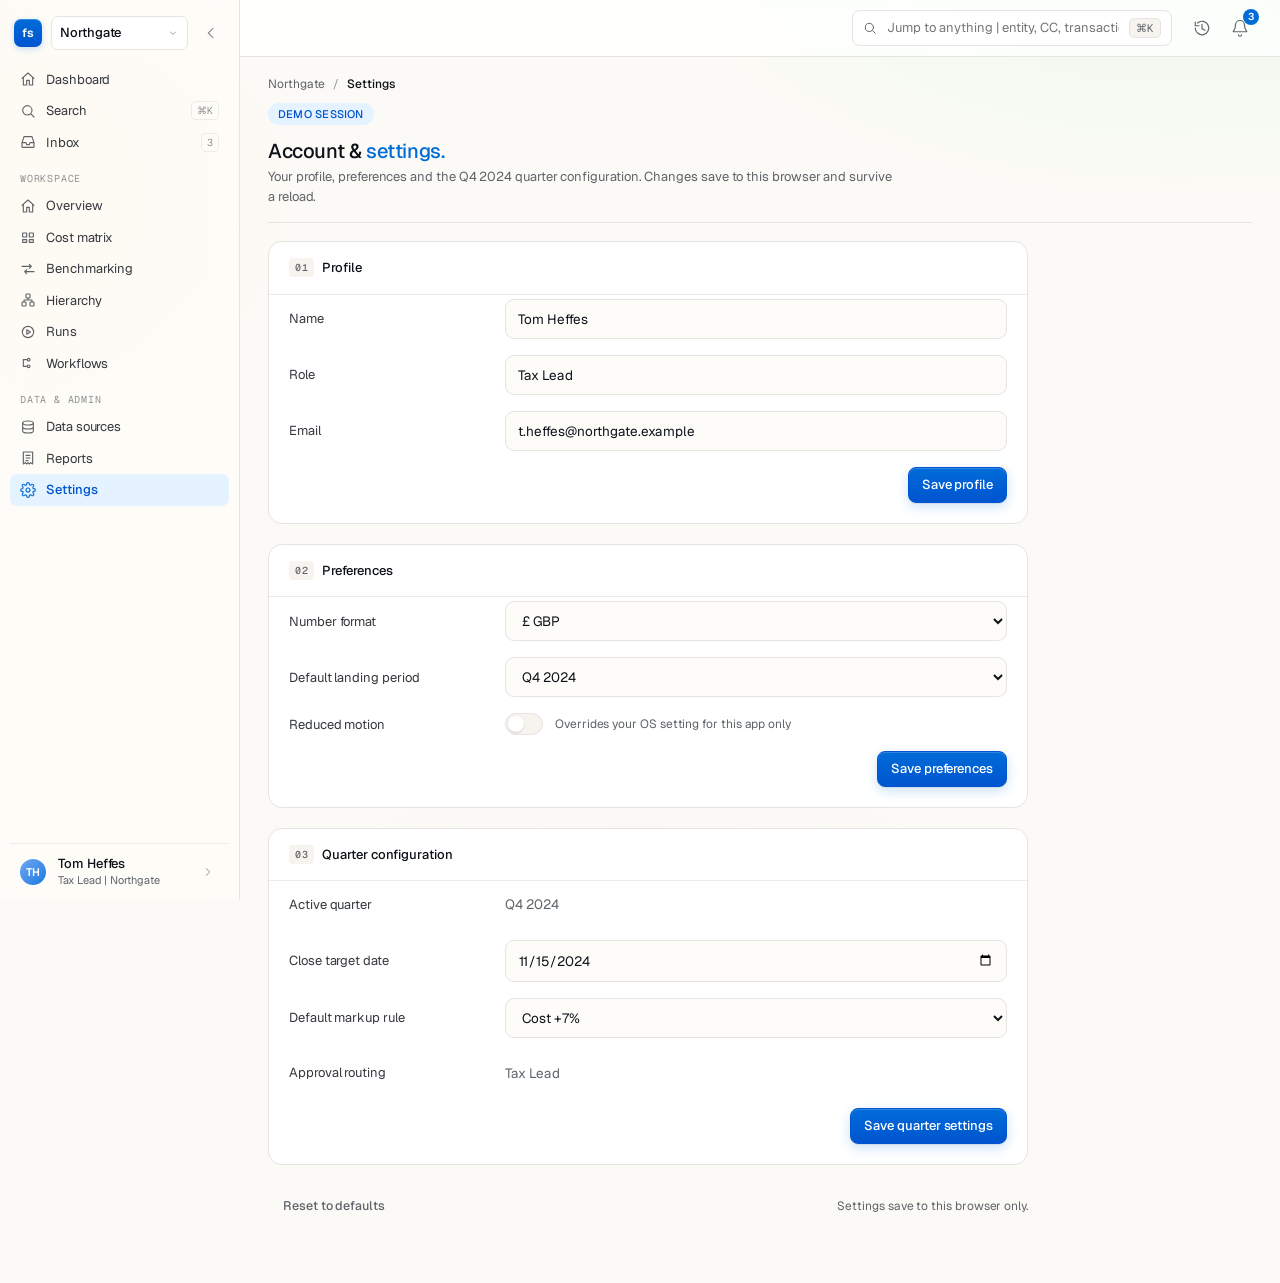
<file: arkk/settings.html>
<!doctype html>
<html lang="en">
<head>
<meta charset="utf-8" />
<script>try{if(localStorage.getItem('arkk.nav.collapsed')==='1')document.documentElement.dataset.navCollapsed='1';}catch(e){}</script>
<meta name="viewport" content="width=device-width, initial-scale=1" />
<title>Settings | Arkk Transfer Pricing</title>
<link rel="stylesheet" href="shared.css" />
<style>
  /* Chrome reconciliation: left sidebar is the ONE navigation; the topbar
     segmented tab strip duplicated it and is removed. Collapse the topbar
     grid from 3 tracks (nav | search | actions) to 2 (search | actions)
     without touching shared.css (LAW, never edited). */
  .topbar { grid-template-columns: 1fr auto !important; }
</style>
<link rel="stylesheet" href="arkk-nav.css" />
<script defer src="arkk-data.js"></script>
<script defer src="arkk.js"></script>
<script defer src="arkk-nav.js"></script>
<script defer src="arkk-chrome.js"></script>
<style>
  .settings-wrap { display: flex; flex-direction: column; gap: 20px; max-width: 760px; }
  .settings-card .card-head { padding: 16px 20px; }
  .settings-body { padding: 4px 20px 20px; display: flex; flex-direction: column; gap: 16px; }
  .field-row { display: grid; grid-template-columns: 200px 1fr; align-items: center; gap: 16px; }
  .field-row label { font-size: 13px; color: var(--ink-2); }
  .field-row input[type="text"],
  .field-row input[type="email"],
  .field-row input[type="date"],
  .field-row select {
    width: 100%; box-sizing: border-box; padding: 9px 12px; font-size: 13.5px; font-family: inherit;
    color: var(--ink); background: var(--bg-3); border: 1px solid var(--line); border-radius: 9px;
  }
  .field-row .static-value { font-size: 13.5px; color: var(--ink-3); padding: 9px 0; }
  .toggle-row { display: flex; align-items: center; gap: 12px; }
  .toggle-row .switch {
    position: relative; width: 38px; height: 22px; border-radius: 12px; background: var(--bg-2);
    border: 1px solid var(--line); cursor: pointer; flex: 0 0 auto;
    transition: background var(--dur-micro) var(--ease-house);
  }
  .toggle-row .switch .knob {
    position: absolute; top: 2px; left: 2px; width: 16px; height: 16px; border-radius: 50%;
    background: var(--surface); box-shadow: 0 1px 2px oklch(0% 0 0 / 0.15);
    transition: transform var(--dur-ui) var(--ease-house);
  }
  .toggle-row .switch.on { background: var(--brand); border-color: var(--brand-2); }
  .toggle-row .switch.on .knob { transform: translateX(16px); }
  .settings-footer { display: flex; justify-content: space-between; align-items: center; padding-top: 4px; }
  .save-line { display: flex; justify-content: flex-end; gap: 10px; }
</style>
</head>
<body>

<div class="app">

  <!-- Primary (dashboard) navigation -->
  <aside class="sidebar">
    <div class="sidebar-head">
      <div class="logo">fs</div>
      <button class="ws-switch">
        Northgate
        <svg class="ico-xs" viewBox="0 0 24 24" fill="none" stroke="currentColor" stroke-width="1.7" stroke-linecap="round" stroke-linejoin="round"><path d="M7 10l5 5 5-5"/></svg>
      </button>
    </div>
    <div class="sidebar-section">
      <a class="nav-item" href="./">
        <svg class="ico-sm" viewBox="0 0 24 24" fill="none" stroke="currentColor" stroke-width="1.6" stroke-linecap="round" stroke-linejoin="round"><path d="M3 11l9-8 9 8M5 9.5V21h5v-7h4v7h5V9.5"/></svg>
        <span class="nav-label">Dashboard</span>
      </a>
      <a class="nav-item" href="#" data-focus-search>
        <svg class="ico-sm" viewBox="0 0 24 24" fill="none" stroke="currentColor" stroke-width="1.6" stroke-linecap="round" stroke-linejoin="round"><circle cx="11" cy="11" r="7"/><path d="M21 21l-4.3-4.3"/></svg>
        <span class="nav-label">Search</span>
        <span class="count">⌘K</span>
      </a>
      <a class="nav-item" href="#" data-quiet="Inbox">
        <svg class="ico-sm" viewBox="0 0 24 24" fill="none" stroke="currentColor" stroke-width="1.6" stroke-linecap="round" stroke-linejoin="round"><path d="M3 13l3-9h12l3 9v6a1 1 0 0 1-1 1H4a1 1 0 0 1-1-1zM3 13h6l1 3h4l1-3h6"/></svg>
        <span class="nav-label">Inbox</span>
        <span class="count">3</span>
      </a>
    </div>
    <div class="sidebar-section">
      <div class="heading">Workspace</div>
      <a class="nav-item" href="./">
        <svg class="ico-sm" viewBox="0 0 24 24" fill="none" stroke="currentColor" stroke-width="1.6" stroke-linecap="round" stroke-linejoin="round"><path d="M3 11l9-8 9 8M5 9.5V21h5v-7h4v7h5V9.5"/></svg>
        <span class="nav-label">Overview</span>
      </a>
      <a class="nav-item" href="matrix.html">
        <svg class="ico-sm" viewBox="0 0 24 24" fill="none" stroke="currentColor" stroke-width="1.6" stroke-linecap="round" stroke-linejoin="round"><path d="M4 6h6v6H4zM14 6h6v6h-6zM4 16h6v4H4zM14 16h6v4h-6z"/></svg>
        <span class="nav-label">Cost matrix</span>
      </a>
      <a class="nav-item" href="transfer-pricing.html">
        <svg class="ico-sm" viewBox="0 0 24 24" fill="none" stroke="currentColor" stroke-width="1.6" stroke-linecap="round" stroke-linejoin="round"><path d="M3 8h14M14 5l3 3-3 3M21 16H7M10 19l-3-3 3-3"/></svg>
        <span class="nav-label">Benchmarking</span>
      </a>
      <a class="nav-item" href="hierarchy.html">
        <svg class="ico-sm" viewBox="0 0 24 24" fill="none" stroke="currentColor" stroke-width="1.6" stroke-linecap="round" stroke-linejoin="round"><rect x="9" y="3" width="6" height="6" rx="1.3"/><rect x="3" y="15" width="6" height="6" rx="1.3"/><rect x="15" y="15" width="6" height="6" rx="1.3"/><path d="M12 9v3M6 15v-3h12v3"/></svg>
        <span class="nav-label">Hierarchy</span>
      </a>
      <a class="nav-item" href="runs.html">
        <svg class="ico-sm" viewBox="0 0 24 24" fill="none" stroke="currentColor" stroke-width="1.6" stroke-linecap="round" stroke-linejoin="round"><circle cx="12" cy="12" r="8.5"/><path d="M10.2 8.7l5.4 3.3-5.4 3.3z"/></svg>
        <span class="nav-label">Runs</span>
      </a>
      <a class="nav-item" href="workflows.html">
        <svg class="ico-sm" viewBox="0 0 24 24" fill="none" stroke="currentColor" stroke-width="1.6" stroke-linecap="round" stroke-linejoin="round"><path d="M5 7h6m0 0a2 2 0 1 0 4 0 2 2 0 0 0-4 0zM5 17h6m0 0a2 2 0 1 1 4 0 2 2 0 0 1-4 0zM5 7v10"/></svg>
        <span class="nav-label">Workflows</span>
      </a>
    </div>
    <div class="sidebar-section">
      <div class="heading">Data &amp; admin</div>
      <a class="nav-item" href="data-sources.html">
        <svg class="ico-sm" viewBox="0 0 24 24" fill="none" stroke="currentColor" stroke-width="1.6" stroke-linecap="round" stroke-linejoin="round"><ellipse cx="12" cy="6" rx="8" ry="3"/><path d="M4 6v6c0 1.7 3.6 3 8 3s8-1.3 8-3V6M4 12v6c0 1.7 3.6 3 8 3s8-1.3 8-3v-6"/></svg>
        <span class="nav-label">Data sources</span>
      </a>
      <a class="nav-item" href="reports.html">
        <svg class="ico-sm" viewBox="0 0 24 24" fill="none" stroke="currentColor" stroke-width="1.6" stroke-linecap="round" stroke-linejoin="round"><path d="M5 3h14v18l-3-2-2 2-2-2-2 2-2-2-3 2z"/><path d="M9 8h6M9 12h6M9 16h3"/></svg>
        <span class="nav-label">Reports</span>
      </a>
      <a class="nav-item active" href="settings.html">
        <svg class="ico-sm" viewBox="0 0 24 24" fill="none" stroke="currentColor" stroke-width="1.6" stroke-linecap="round" stroke-linejoin="round"><circle cx="12" cy="12" r="3"/><path d="M19.4 15a1.7 1.7 0 0 0 .4 1.9l.1.1a2 2 0 1 1-2.8 2.8l-.1-.1a1.7 1.7 0 0 0-1.9-.4 1.7 1.7 0 0 0-1 1.5V21a2 2 0 0 1-4 0v-.1a1.7 1.7 0 0 0-1.1-1.5 1.7 1.7 0 0 0-1.9.4l-.1.1a2 2 0 1 1-2.8-2.8l.1-.1a1.7 1.7 0 0 0 .4-1.9 1.7 1.7 0 0 0-1.5-1H3a2 2 0 0 1 0-4h.1a1.7 1.7 0 0 0 1.5-1.1 1.7 1.7 0 0 0-.4-1.9l-.1-.1a2 2 0 1 1 2.8-2.8l.1.1a1.7 1.7 0 0 0 1.9.4H9a1.7 1.7 0 0 0 1-1.5V3a2 2 0 0 1 4 0v.1a1.7 1.7 0 0 0 1 1.5 1.7 1.7 0 0 0 1.9-.4l.1-.1a2 2 0 1 1 2.8 2.8l-.1.1a1.7 1.7 0 0 0-.4 1.9V9a1.7 1.7 0 0 0 1.5 1H21a2 2 0 0 1 0 4h-.1a1.7 1.7 0 0 0-1.5 1z"/></svg>
        <span class="nav-label">Settings</span>
      </a>
    </div>
    <div class="sidebar-foot">
      <div class="user-chip">TH</div>
      <div>
        <div class="nm">Tom Heffes</div>
        <div class="rl">Tax Lead | Northgate</div>
      </div>
      <a class="more" href="#" data-quiet="Account menu" title="Account menu">
        <svg class="ico-sm" viewBox="0 0 24 24" fill="none" stroke="currentColor" stroke-width="1.7" stroke-linecap="round" stroke-linejoin="round"><path d="M9 6l6 6-6 6"/></svg>
      </a>
    </div>
  </aside>

  <!-- Icon rail (legacy, hidden) -->
  <aside class="rail" aria-label="Workspace">
    <div class="logo">fs</div>
    <nav class="nav">
      <a href="./" class="item" title="Overview"><svg class="ico" viewBox="0 0 24 24"><path d="M3 12l9-9 9 9M5 10v10h14V10"/></svg></a>
      <a href="matrix.html" class="item" title="Cost matrix"><svg class="ico" viewBox="0 0 24 24"><path d="M4 6h6v6H4zM14 6h6v6h-6zM4 16h6v4H4zM14 16h6v4h-6z"/></svg></a>
      <a href="hierarchy.html" class="item" title="Hierarchy"><svg class="ico" viewBox="0 0 24 24"><rect x="9" y="3" width="6" height="6" rx="1.3"/><rect x="3" y="15" width="6" height="6" rx="1.3"/><rect x="15" y="15" width="6" height="6" rx="1.3"/><path d="M12 9v3M6 15v-3h12v3"/></svg></a>
      <a href="runs.html" class="item" title="Runs"><svg class="ico" viewBox="0 0 24 24"><circle cx="12" cy="12" r="8.5"/><path d="M10.2 8.7l5.4 3.3-5.4 3.3z"/></svg></a>
      <a href="workflows.html" class="item" title="Workflows"><svg class="ico" viewBox="0 0 24 24"><path d="M5 7h6m0 0a2 2 0 1 0 4 0 2 2 0 0 0-4 0zM5 17h6m0 0a2 2 0 1 1 4 0 2 2 0 0 1-4 0zM5 7v10"/></svg></a>
    </nav>
    <div class="spacer"></div>
    <a href="#" class="item" style="width: 40px; height: 40px;" title="Help" data-quiet="Help"><svg class="ico" viewBox="0 0 24 24"><circle cx="12" cy="12" r="9"/><path d="M9.5 9.5a2.5 2.5 0 1 1 3.5 2.3c-.7.3-1 .8-1 1.4v.3M12 17h.01"/></svg></a>
    <a href="#" class="item active" style="width: 40px; height: 40px;" title="Settings" data-quiet="Settings"><svg class="ico" viewBox="0 0 24 24"><circle cx="12" cy="12" r="3"/><path d="M19.4 15a1.7 1.7 0 0 0 .4 1.9l.1.1a2 2 0 1 1-2.8 2.8l-.1-.1a1.7 1.7 0 0 0-1.9-.4 1.7 1.7 0 0 0-1 1.5V21a2 2 0 0 1-4 0v-.1a1.7 1.7 0 0 0-1.1-1.5 1.7 1.7 0 0 0-1.9.4l-.1.1a2 2 0 1 1-2.8-2.8l.1-.1a1.7 1.7 0 0 0 .4-1.9 1.7 1.7 0 0 0-1.5-1H3a2 2 0 0 1 0-4h.1a1.7 1.7 0 0 0 1.5-1.1 1.7 1.7 0 0 0-.4-1.9l-.1-.1a2 2 0 1 1 2.8-2.8l.1.1a1.7 1.7 0 0 0 1.9.4H9a1.7 1.7 0 0 0 1-1.5V3a2 2 0 0 1 4 0v.1a1.7 1.7 0 0 0 1 1.5 1.7 1.7 0 0 0 1.9-.4l.1-.1a2 2 0 1 1 2.8 2.8l-.1.1a1.7 1.7 0 0 0-.4 1.9V9a1.7 1.7 0 0 0 1.5 1H21a2 2 0 0 1 0 4h-.1a1.7 1.7 0 0 0-1.5 1z"/></svg></a>
    <div class="me" title="Tom Heffes">TH</div>
  </aside>

  <main class="main">

    <!-- Topbar -->
    <div class="topbar">
      <div class="brand-block">
        <div class="logo">fs</div>
        <button class="ws-switch">Northgate <svg class="ico-xs" viewBox="0 0 24 24" fill="none" stroke="currentColor" stroke-width="1.7" stroke-linecap="round" stroke-linejoin="round"><path d="M7 10l5 5 5-5"/></svg></button>
      </div>
      <div class="search">
        <svg class="ico-sm" viewBox="0 0 24 24"><circle cx="11" cy="11" r="7"/><path d="M21 21l-4.3-4.3"/></svg>
        <input placeholder="Jump to anything | entity, CC, transaction, run…" />
        <span class="kbd">⌘K</span>
      </div>
      <div class="top-actions">
        <button class="icon-btn" title="History"><svg class="ico" viewBox="0 0 24 24"><path d="M3 12a9 9 0 1 0 3-6.7M3 4v5h5M12 7v6l4 2"/></svg></button>
        <button class="icon-btn" title="Notifications"><svg class="ico" viewBox="0 0 24 24"><path d="M6 8a6 6 0 1 1 12 0c0 7 3 7 3 9H3c0-2 3-2 3-9zM10 21a2 2 0 0 0 4 0"/></svg></button>
        <div class="user-chip" title="Tom Heffes">TH</div>
      </div>
    </div>

    <div class="page">

      <nav class="crumbs">
        <a href="./">Northgate</a>
        <span class="sep">/</span>
        <span class="here">Settings</span>
      </nav>

      <!-- Header -->
      <div class="page-head" data-reveal>
        <div>
          <div class="page-eyebrow">
            <span class="status-pill in-progress">Demo session</span>
          </div>
          <h1 class="page-title">Account &amp; <em>settings.</em></h1>
          <p class="page-sub">Your profile, preferences and the Q4 2024 quarter configuration. Changes save to this browser and survive a reload.</p>
        </div>
      </div>

      <div class="settings-wrap" data-reveal>

        <!-- Profile -->
        <div class="card flush settings-card" id="profile-card">
          <div class="card-head">
            <div class="card-title"><span class="num-badge">01</span> Profile</div>
          </div>
          <div class="settings-body">
            <div class="field-row"><label for="f-name">Name</label><input type="text" id="f-name" /></div>
            <div class="field-row"><label for="f-role">Role</label><input type="text" id="f-role" /></div>
            <div class="field-row"><label for="f-email">Email</label><input type="email" id="f-email" /></div>
            <div class="save-line"><span class="save-note muted" style="font-size:12px; margin-right:auto;"></span><button class="btn primary" id="save-profile" type="button" data-commit>Save profile</button></div>
          </div>
        </div>

        <!-- Preferences -->
        <div class="card flush settings-card" id="prefs-card">
          <div class="card-head">
            <div class="card-title"><span class="num-badge">02</span> Preferences</div>
          </div>
          <div class="settings-body">
            <div class="field-row">
              <label for="f-currency">Number format</label>
              <select id="f-currency">
                <option value="gbp">£ GBP</option>
                <option value="eur">EUR</option>
              </select>
            </div>
            <div class="field-row">
              <label for="f-period">Default landing period</label>
              <select id="f-period">
                <option value="Q4 2024">Q4 2024</option>
                <option value="Q3 2024">Q3 2024</option>
              </select>
            </div>
            <div class="field-row">
              <label for="f-reduce-motion">Reduced motion</label>
              <div class="toggle-row">
                <button type="button" class="switch" id="f-reduce-motion" role="switch" aria-checked="false"><span class="knob"></span></button>
                <span class="muted" style="font-size:12px;">Overrides your OS setting for this app only</span>
              </div>
            </div>
            <div class="save-line"><button class="btn primary" id="save-prefs" type="button" data-commit>Save preferences</button></div>
          </div>
        </div>

        <!-- Quarter config -->
        <div class="card flush settings-card" id="workspaces">
          <div class="card-head">
            <div class="card-title"><span class="num-badge">03</span> Quarter configuration</div>
          </div>
          <div class="settings-body">
            <div class="field-row"><label for="f-quarter">Active quarter</label><div class="static-value" id="f-quarter">Q4 2024</div></div>
            <div class="field-row"><label for="f-close-target">Close target date</label><input type="date" id="f-close-target" /></div>
            <div class="field-row">
              <label for="f-markup">Default markup rule</label>
              <select id="f-markup">
                <option value="markup-7">Cost +7%</option>
                <option value="markup-5">Cost +5%</option>
                <option value="at-cost">At cost</option>
              </select>
            </div>
            <div class="field-row"><label for="f-approval">Approval routing</label><div class="static-value">Tax Lead</div></div>
            <div class="save-line"><button class="btn primary" id="save-quarter" type="button" data-commit>Save quarter settings</button></div>
          </div>
        </div>

        <div class="settings-footer">
          <a href="#" class="btn ghost" id="reset-defaults" style="padding: 7px 14px; font-size: 12.5px;">Reset to defaults</a>
          <span class="muted" style="font-size: 12px;">Settings save to this browser only.</span>
        </div>

      </div>

    </div>
  </main>
</div>

<script>
document.addEventListener('DOMContentLoaded', function () {
  'use strict';
  if (!window.Arkk || !window.ArkkData) return;
  var Arkk = window.Arkk, D = window.ArkkData;

  var store = Arkk.store('arkk.settings.v1', function () {
    return {
      profile: { name: D.user.name, role: D.user.role, email: D.user.email },
      prefs: { currency: 'gbp', period: D.quarter.label, reduceMotion: false },
      quarter: { closeTarget: D.quarter.closeTarget, markup: 'markup-7' }
    };
  });

  var nameEl = document.getElementById('f-name');
  var roleEl = document.getElementById('f-role');
  var emailEl = document.getElementById('f-email');
  var currencyEl = document.getElementById('f-currency');
  var periodEl = document.getElementById('f-period');
  var reduceEl = document.getElementById('f-reduce-motion');
  var closeTargetEl = document.getElementById('f-close-target');
  var markupEl = document.getElementById('f-markup');

  function paint() {
    var s = store.get();
    nameEl.value = s.profile.name;
    roleEl.value = s.profile.role;
    emailEl.value = s.profile.email;
    currencyEl.value = s.prefs.currency;
    periodEl.value = s.prefs.period;
    reduceEl.classList.toggle('on', !!s.prefs.reduceMotion);
    reduceEl.setAttribute('aria-checked', String(!!s.prefs.reduceMotion));
    closeTargetEl.value = s.quarter.closeTarget;
    markupEl.value = s.quarter.markup;
  }
  paint();

  reduceEl.addEventListener('click', function () {
    var on = !reduceEl.classList.contains('on');
    reduceEl.classList.toggle('on', on);
    reduceEl.setAttribute('aria-checked', String(on));
  });

  document.getElementById('save-profile').addEventListener('click', function () {
    store.set({ profile: { name: nameEl.value || D.user.name, role: roleEl.value || D.user.role, email: emailEl.value || D.user.email } });
    Arkk.toast('Profile saved.');
    Arkk.activity.log({ kind: 'nav', title: 'Profile updated', href: 'settings.html' });
  });

  document.getElementById('save-prefs').addEventListener('click', function () {
    store.set({ prefs: { currency: currencyEl.value, period: periodEl.value, reduceMotion: reduceEl.classList.contains('on') } });
    Arkk.toast('Preferences saved.');
  });

  document.getElementById('save-quarter').addEventListener('click', function () {
    store.set({ quarter: { closeTarget: closeTargetEl.value || D.quarter.closeTarget, markup: markupEl.value } });
    Arkk.toast('Quarter settings saved.');
  });

  document.getElementById('reset-defaults').addEventListener('click', function (e) {
    e.preventDefault();
    store.reset();
    paint();
    Arkk.toast('Settings reset to defaults.');
  });
});
</script>

</body>
</html>
</file>
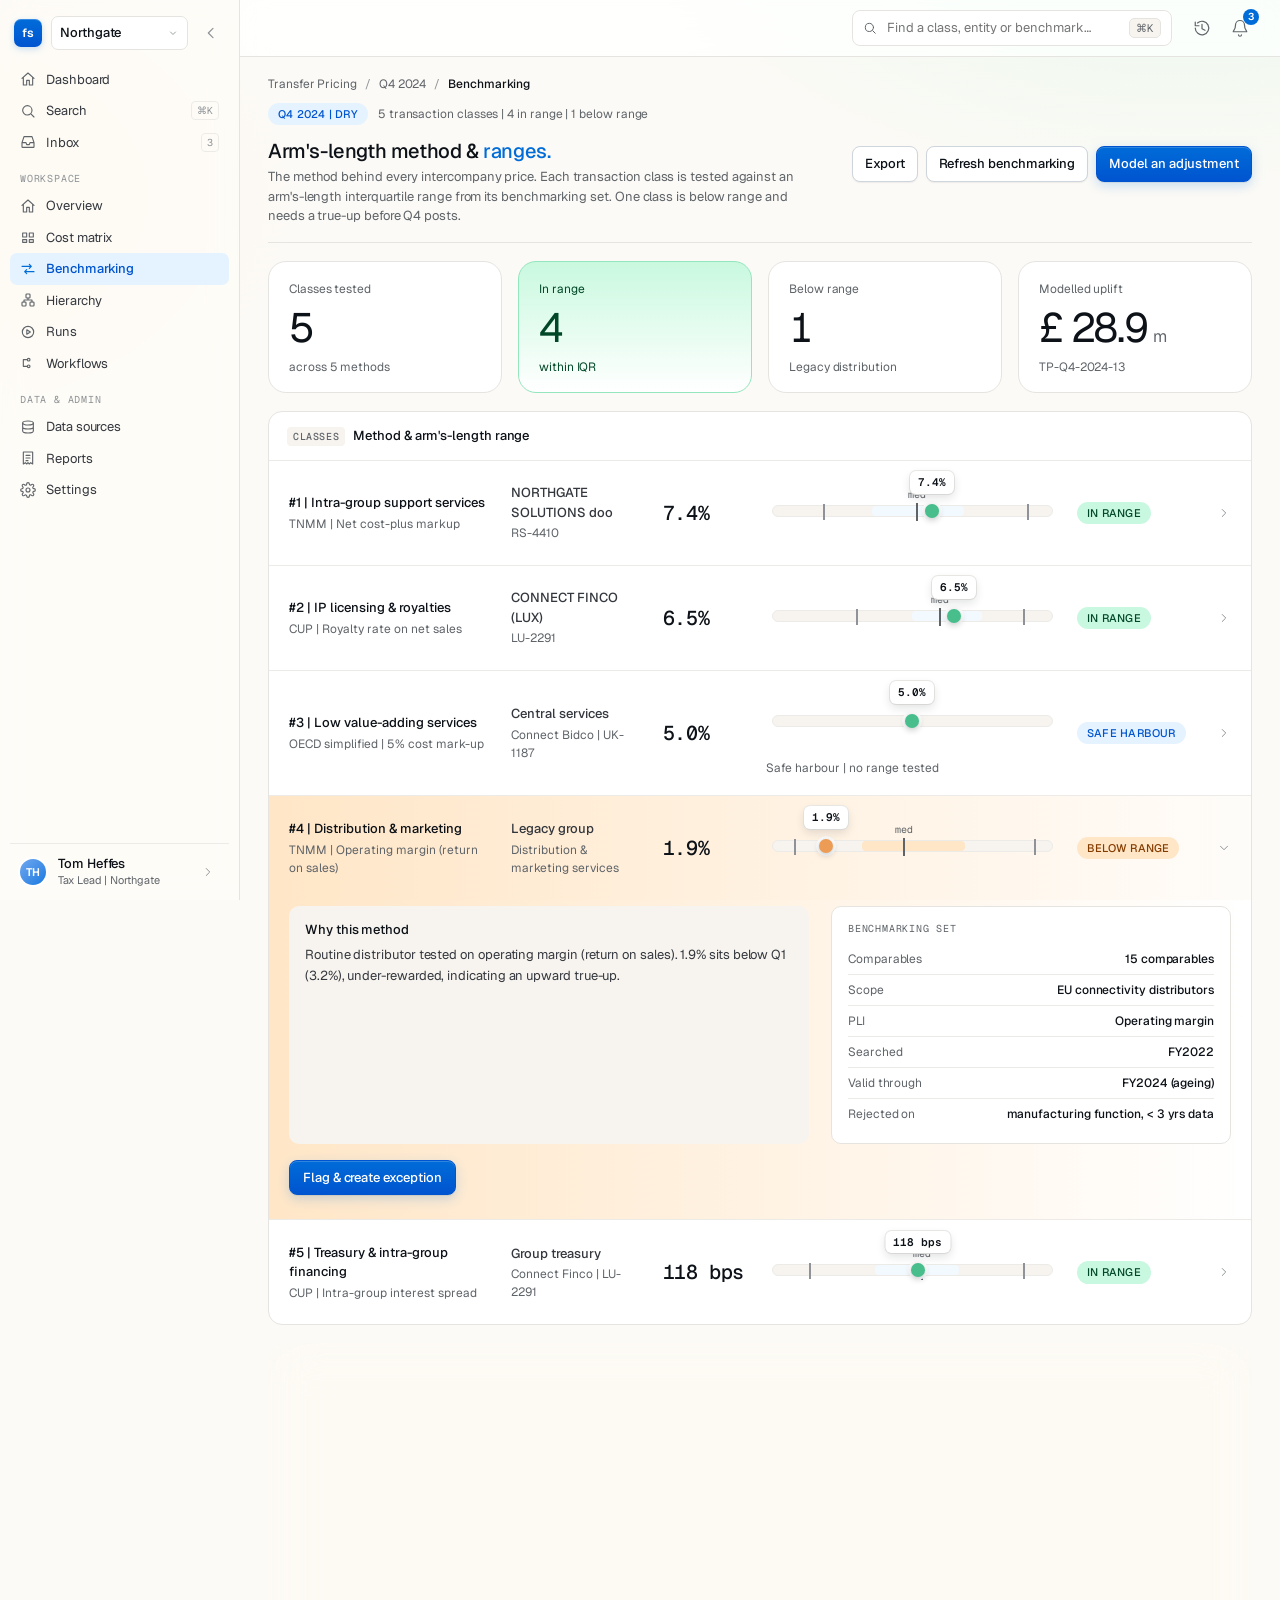
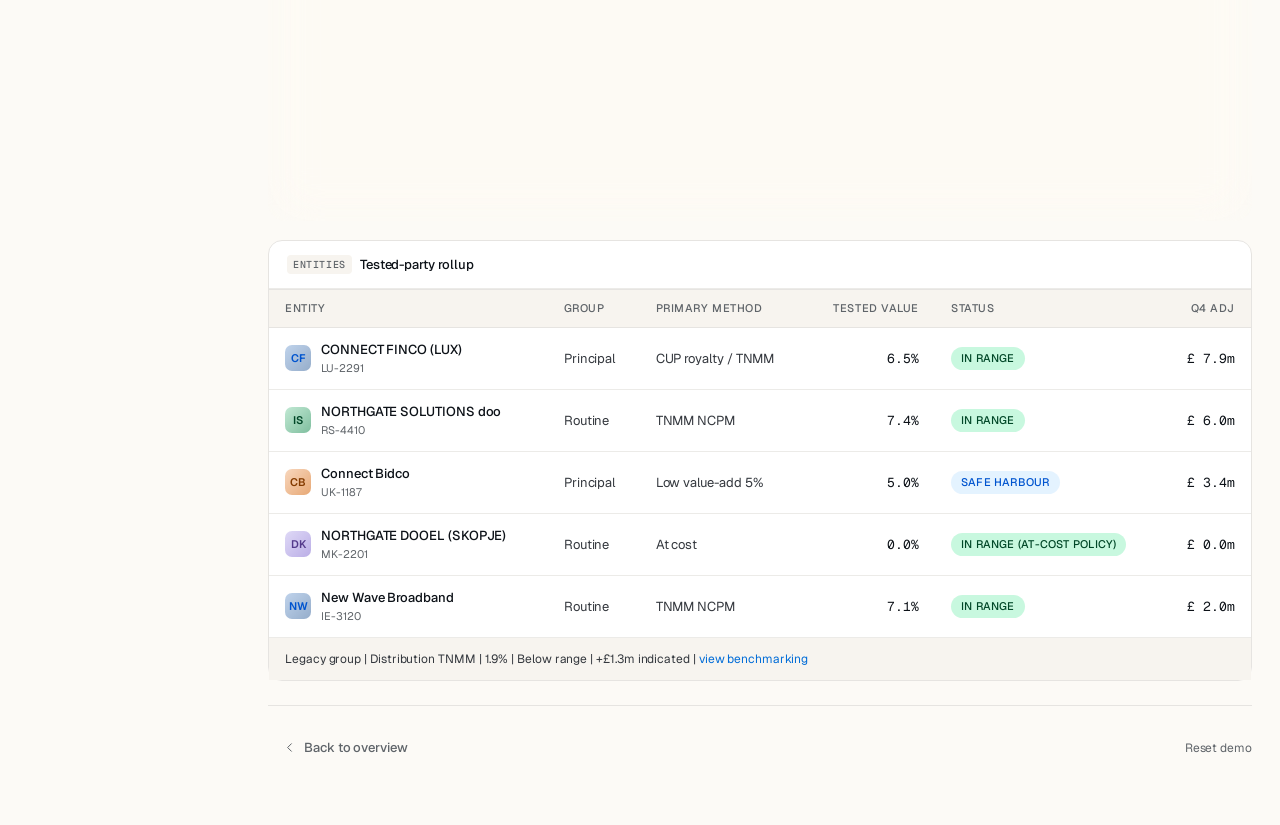
<file: arkk/transfer-pricing.html>
<!doctype html>
<html lang="en">
<head>
<meta charset="utf-8" />
<script>try{if(localStorage.getItem('arkk.nav.collapsed')==='1')document.documentElement.dataset.navCollapsed='1';}catch(e){}</script>
<meta name="viewport" content="width=device-width, initial-scale=1" />
<title>Benchmarking | Arkk Transfer Pricing</title>
<link rel="stylesheet" href="shared.css" />
<style>
  /* Chrome reconciliation: left sidebar is the ONE navigation; the topbar
     segmented tab strip duplicated it and is removed. Collapse the topbar
     grid from 3 tracks (nav | search | actions) to 2 (search | actions)
     without touching shared.css (LAW, never edited). */
  .topbar { grid-template-columns: 1fr auto !important; }
</style>
<link rel="stylesheet" href="arkk-nav.css" />
<script defer src="arkk-data.js"></script>
<script defer src="arkk.js"></script>
<script defer src="arkk-nav.js"></script>
<script defer src="arkk-chrome.js"></script>
<style>
  .strip { display: grid; grid-template-columns: repeat(4, 1fr); gap: 16px; margin-bottom: 18px; }

  /* =====================================================================
     C. Method & range table
     ===================================================================== */
  .cls-table { display: flex; flex-direction: column; }
  .cls-row { border-bottom: 1px solid var(--line-2); }
  .cls-row:last-child { border-bottom: 0; }
  .cls-row-head {
    display: grid;
    grid-template-columns: 1.6fr 1.05fr 85px 2.3fr 118px 18px;
    gap: 18px;
    align-items: center;
    width: 100%;
    padding: 18px 20px;
    border: 0; background: transparent; text-align: left; cursor: pointer;
    font: inherit; color: inherit;
    transition: background var(--dur-ui) var(--ease-house);
  }
  .cls-row-head:hover { background: var(--bg-3); }
  .cls-row.open .cls-row-head { background: var(--bg-3); }
  .cls-row.below .cls-row-head,
  .cls-row.below .cls-detail { background: linear-gradient(90deg, var(--peach-soft), transparent); }
  .cls-row.below.open .cls-row-head { background: linear-gradient(90deg, var(--peach-soft), var(--bg-3)); }
  .cls-name { font-size: 13px; font-weight: 500; color: var(--ink); }
  .cls-method-sub { font-size: 12px; color: var(--ink-3); margin-top: 2px; }
  .cls-party { font-size: 13px; color: var(--ink-2); font-weight: 500; }
  .cls-party-sub { font-size: 12px; color: var(--ink-3); margin-top: 2px; }
  .cls-value { font-family: "Geist Mono", monospace; font-size: 20px; font-weight: 500; color: var(--ink); letter-spacing: -0.02em; }
  .cls-chevron { justify-self: end; color: var(--ink-4); display: flex; transition: transform var(--dur-ui) var(--ease-house); }
  .cls-row.open .cls-chevron { transform: rotate(90deg); }

  .cls-detail { padding: 0 20px 24px; display: none; }
  .cls-row.open .cls-detail { display: block; }
  .cls-detail-grid { display: grid; grid-template-columns: 1.3fr 1fr; gap: 22px; padding-top: 6px; }
  .cls-rationale { font-size: 13px; color: var(--ink-2); line-height: 1.6; background: var(--bg-2); border-radius: 10px; padding: 14px 16px; }
  .cls-rationale b { color: var(--ink); font-weight: 500; display: block; margin-bottom: 4px; }
  .bench-card { background: var(--surface); border: 1px solid var(--line); border-radius: 10px; padding: 14px 16px; }
  .bench-card .lab { font-family: "Geist Mono", monospace; font-size: 10px; letter-spacing: 0.08em; text-transform: uppercase; color: var(--ink-3); margin-bottom: 8px; }
  .bench-row { display: flex; justify-content: space-between; gap: 12px; font-size: 12px; padding: 6px 0; border-bottom: 1px solid var(--line-2); color: var(--ink-2); }
  .bench-row:last-child { border-bottom: 0; }
  .bench-row .k { color: var(--ink-3); flex-shrink: 0; }
  .bench-row .v { color: var(--ink); font-weight: 500; text-align: right; }

  /* =====================================================================
     .al-range — percentile tiles + range track (fills only, no colored
     edge strokes). Used compact in the table row, big in the sim panel.
     ===================================================================== */
  .al-range { display: flex; flex-direction: column; }
  .al-tiles { display: grid; grid-template-columns: repeat(5, 1fr); gap: 8px; margin-bottom: 4px; }
  .al-tile { text-align: center; }
  .al-tile .al-tile-v { font-family: "Geist Mono", monospace; font-size: 13px; color: var(--ink); font-weight: 500; }
  .al-tile .al-tile-l { font-size: 10px; color: var(--ink-3); text-transform: uppercase; letter-spacing: 0.05em; margin-top: 2px; }
  .al-track { position: relative; height: 12px; background: var(--bg-2); border: 1px solid var(--line-2); border-radius: 6px; margin: 26px 6px 30px; }
  .al-whisker { position: absolute; top: -2px; width: 2px; height: 16px; background: var(--ink-4); transform: translateX(-1px); }
  .al-iqr { position: absolute; top: 0; height: 100%; background: var(--brand-tint); border-radius: 4px; }
  .al-iqr.out { background: var(--peach-soft); }
  .al-ref-tick { position: absolute; top: -2px; width: 2px; height: 16px; background: var(--ink-3); transform: translateX(-1px); }
  .al-median { position: absolute; top: -3px; width: 2px; height: 18px; background: var(--ink-3); transform: translateX(-1px); }
  .al-median-label { position: absolute; top: -19px; transform: translateX(-50%); font-family: "Geist Mono", monospace; font-size: 10px; color: var(--ink-3); }
  .al-marker { position: absolute; top: 50%; width: 14px; height: 14px; border-radius: 50%; transform: translate(-50%, -50%); box-shadow: 0 2px 6px oklch(20% 0.02 254 / 0.25), 0 0 0 3px var(--surface); }
  .al-marker.mint { background: var(--mint); }
  .al-marker.peach { background: var(--peach); }
  .al-marker.coral { background: var(--coral); }
  .al-marker-pill {
    position: absolute; bottom: 22px; transform: translateX(-50%);
    font-family: "Geist Mono", monospace; font-size: 11px; font-weight: 600;
    padding: 3px 8px; border-radius: 6px; white-space: nowrap;
    color: var(--ink); background: var(--surface);
    box-shadow: 0 4px 10px oklch(20% 0.02 254 / 0.12), 0 0 0 1px var(--line-2);
  }
  .al-caption { font-size: 12px; color: var(--ink-3); margin-top: 2px; }
  .al-range.big .al-track { height: 14px; margin: 34px 6px 34px; }
  .al-range.big .al-tile-v { font-size: 17px; }
  .al-range.big .al-tiles { margin-bottom: 6px; }

  /* =====================================================================
     D. Adjustment simulation — glass surface (hero-card recipe)
     ===================================================================== */
  .sim-panel {
    background: linear-gradient(180deg, oklch(100% 0 0 / 0.7), oklch(100% 0 0 / 0.4));
    backdrop-filter: saturate(160%) blur(24px);
    -webkit-backdrop-filter: saturate(160%) blur(24px);
    border: 1px solid oklch(100% 0 0 / 0.7);
    border-radius: var(--r-lg);
    padding: 28px 30px;
    position: relative; overflow: hidden;
    box-shadow: inset 0 1px 0 oklch(100% 0 0 / 0.5), 0 10px 30px oklch(54% 0.19 254 / 0.05), 0 1px 2px oklch(20% 0.02 254 / 0.03);
    display: grid; grid-template-columns: 1.05fr 1fr; gap: 36px;
    margin-top: 18px; scroll-margin-top: 100px;
  }
  .sim-panel::before {
    content: ""; position: absolute; right: -100px; top: -100px; width: 320px; height: 320px; border-radius: 50%;
    background: radial-gradient(closest-side, oklch(95% 0.05 60 / 0.55), transparent 70%);
    pointer-events: none; z-index: 0;
  }
  .sim-panel > * { position: relative; z-index: 1; }
  .sim-lab { font-family: "Geist Mono", monospace; font-size: 10px; letter-spacing: 0.1em; text-transform: uppercase; color: var(--ink-3); margin-bottom: 6px; }
  .sim-left h3, .sim-right h3 { font-size: 15px; font-weight: 500; margin: 0 0 16px; letter-spacing: -0.01em; color: var(--ink); }

  .sim-slider-wrap { margin: 26px 0 4px; }
  input[type="range"].tp-slider {
    -webkit-appearance: none; appearance: none;
    width: 100%; height: 6px; border-radius: 4px;
    background: var(--bg-2); border: 1px solid var(--line-2);
    outline: none; cursor: pointer; display: block;
  }
  input[type="range"].tp-slider::-webkit-slider-thumb {
    -webkit-appearance: none; width: 20px; height: 20px; border-radius: 50%;
    background: var(--brand); box-shadow: 0 2px 6px oklch(20% 0.02 254 / 0.3), 0 0 0 3px var(--surface);
    cursor: grab; border: 0; margin-top: -7px;
  }
  input[type="range"].tp-slider:active::-webkit-slider-thumb { cursor: grabbing; }
  input[type="range"].tp-slider::-moz-range-thumb {
    width: 20px; height: 20px; border-radius: 50%; background: var(--brand);
    box-shadow: 0 2px 6px oklch(20% 0.02 254 / 0.3), 0 0 0 3px var(--surface); cursor: grab; border: 0;
  }
  input[type="range"].tp-slider::-moz-range-track { height: 6px; background: var(--bg-2); border-radius: 4px; }

  .sim-ticks { position: relative; height: 16px; margin-top: 6px; }
  .sim-tick { position: absolute; top: 0; transform: translateX(-50%); font-family: "Geist Mono", monospace; font-size: 10px; color: var(--ink-3); }

  .sim-readout { display: flex; flex-direction: column; gap: 16px; margin-top: 22px; }
  .sim-stat .k { font-size: 12px; color: var(--ink-3); }
  .sim-stat .v { font-family: "Geist Mono", monospace; font-size: 26px; font-weight: 500; color: var(--ink); margin-top: 3px; letter-spacing: -0.02em; }
  .sim-stat .v.accent { color: var(--peach-ink); }
  .sim-recon { font-size: 12px; color: var(--ink-3); line-height: 1.6; }
  .sim-recon b { color: var(--ink-2); font-weight: 500; }
  .sim-standard { font-size: 11px; color: var(--ink-4); margin-top: 4px; }
  .sim-actions { margin-top: 22px; }

  /* ---- flag preview card (inline confirm, not a bare toast) ---- */
  .flag-preview {
    margin-top: 16px; padding: 16px 18px; border-radius: 10px;
    background: var(--bg-2); border: 1px solid var(--line);
    display: none;
  }
  .flag-preview.open { display: block; }
  .flag-preview .fp-title { font-size: 13px; font-weight: 500; color: var(--ink); margin-bottom: 8px; }
  .flag-preview .fp-row { display: flex; justify-content: space-between; gap: 12px; font-size: 12px; padding: 6px 0; border-bottom: 1px solid var(--line-2); }
  .flag-preview .fp-row:last-of-type { border-bottom: 0; }
  .flag-preview .fp-row .k { color: var(--ink-3); flex-shrink: 0; }
  .flag-preview .fp-row .v { color: var(--ink-2); text-align: right; }
  .flag-preview .fp-actions { display: flex; gap: 8px; margin-top: 12px; justify-content: flex-end; }

  /* ---- entity rollup table ---- */
  .rollup-name-block { display: flex; flex-direction: column; }
  .rollup-code { font-size: 11px; color: var(--ink-3); font-weight: 400; margin-top: 1px; }
  .rollup-foot-row td { background: var(--bg-2); color: var(--ink-3); font-size: 12px; }
  .rollup-foot-row a { color: var(--brand); }

  /* Page-local secondary-action treatment: paired secondary actions
     (Cancel / Back / Reset) must read as buttons, not bare text.
     Neutral low-alpha ink fill, standard hairline, same geometry as the
     adjacent primary. Hover deepens the fill. */
  .btn.soft {
    background: oklch(18% 0.014 254 / 0.05);
    border-color: var(--line);
    color: var(--ink-2);
    box-shadow: none;
  }
  .btn.soft:hover {
    background: oklch(18% 0.014 254 / 0.09);
    border-color: oklch(87% 0.012 254);
    color: var(--ink);
  }
  .btn.soft:focus-visible {
    outline: 2px solid oklch(54% 0.19 254 / 0.3);
    outline-offset: 1px;
  }
</style>
</head>
<body>

<div class="app">

  <!-- Primary (dashboard) navigation -->
  <aside class="sidebar">
    <div class="sidebar-head">
      <div class="logo">fs</div>
      <button class="ws-switch">
        Northgate
        <svg class="ico-xs" viewBox="0 0 24 24" fill="none" stroke="currentColor" stroke-width="1.7" stroke-linecap="round" stroke-linejoin="round"><path d="M7 10l5 5 5-5"/></svg>
      </button>
    </div>
    <div class="sidebar-section">
      <a class="nav-item" href="./">
        <svg class="ico-sm" viewBox="0 0 24 24" fill="none" stroke="currentColor" stroke-width="1.6" stroke-linecap="round" stroke-linejoin="round"><path d="M3 11l9-8 9 8M5 9.5V21h5v-7h4v7h5V9.5"/></svg>
        <span class="nav-label">Dashboard</span>
      </a>
      <a class="nav-item" href="#" data-focus-search>
        <svg class="ico-sm" viewBox="0 0 24 24" fill="none" stroke="currentColor" stroke-width="1.6" stroke-linecap="round" stroke-linejoin="round"><circle cx="11" cy="11" r="7"/><path d="M21 21l-4.3-4.3"/></svg>
        <span class="nav-label">Search</span>
        <span class="count">⌘K</span>
      </a>
      <a class="nav-item" href="#" data-quiet="Inbox">
        <svg class="ico-sm" viewBox="0 0 24 24" fill="none" stroke="currentColor" stroke-width="1.6" stroke-linecap="round" stroke-linejoin="round"><path d="M3 13l3-9h12l3 9v6a1 1 0 0 1-1 1H4a1 1 0 0 1-1-1zM3 13h6l1 3h4l1-3h6"/></svg>
        <span class="nav-label">Inbox</span>
        <span class="count">3</span>
      </a>
    </div>
    <div class="sidebar-section">
      <div class="heading">Workspace</div>
      <a class="nav-item" href="./">
        <svg class="ico-sm" viewBox="0 0 24 24" fill="none" stroke="currentColor" stroke-width="1.6" stroke-linecap="round" stroke-linejoin="round"><path d="M3 11l9-8 9 8M5 9.5V21h5v-7h4v7h5V9.5"/></svg>
        <span class="nav-label">Overview</span>
      </a>
      <a class="nav-item" href="matrix.html">
        <svg class="ico-sm" viewBox="0 0 24 24" fill="none" stroke="currentColor" stroke-width="1.6" stroke-linecap="round" stroke-linejoin="round"><path d="M4 6h6v6H4zM14 6h6v6h-6zM4 16h6v4H4zM14 16h6v4h-6z"/></svg>
        <span class="nav-label">Cost matrix</span>
      </a>
      <a class="nav-item active" href="transfer-pricing.html">
        <svg class="ico-sm" viewBox="0 0 24 24" fill="none" stroke="currentColor" stroke-width="1.6" stroke-linecap="round" stroke-linejoin="round"><path d="M3 8h14M14 5l3 3-3 3M21 16H7M10 19l-3-3 3-3"/></svg>
        <span class="nav-label">Benchmarking</span>
      </a>
      <a class="nav-item" href="hierarchy.html">
        <svg class="ico-sm" viewBox="0 0 24 24" fill="none" stroke="currentColor" stroke-width="1.6" stroke-linecap="round" stroke-linejoin="round"><rect x="9" y="3" width="6" height="6" rx="1.3"/><rect x="3" y="15" width="6" height="6" rx="1.3"/><rect x="15" y="15" width="6" height="6" rx="1.3"/><path d="M12 9v3M6 15v-3h12v3"/></svg>
        <span class="nav-label">Hierarchy</span>
      </a>
      <a class="nav-item" href="runs.html">
        <svg class="ico-sm" viewBox="0 0 24 24" fill="none" stroke="currentColor" stroke-width="1.6" stroke-linecap="round" stroke-linejoin="round"><circle cx="12" cy="12" r="8.5"/><path d="M10.2 8.7l5.4 3.3-5.4 3.3z"/></svg>
        <span class="nav-label">Runs</span>
      </a>
      <a class="nav-item" href="workflows.html">
        <svg class="ico-sm" viewBox="0 0 24 24" fill="none" stroke="currentColor" stroke-width="1.6" stroke-linecap="round" stroke-linejoin="round"><path d="M5 7h6m0 0a2 2 0 1 0 4 0 2 2 0 0 0-4 0zM5 17h6m0 0a2 2 0 1 1 4 0 2 2 0 0 1-4 0zM5 7v10"/></svg>
        <span class="nav-label">Workflows</span>
      </a>
    </div>
    <div class="sidebar-section">
      <div class="heading">Data &amp; admin</div>
      <a class="nav-item" href="data-sources.html">
        <svg class="ico-sm" viewBox="0 0 24 24" fill="none" stroke="currentColor" stroke-width="1.6" stroke-linecap="round" stroke-linejoin="round"><ellipse cx="12" cy="6" rx="8" ry="3"/><path d="M4 6v6c0 1.7 3.6 3 8 3s8-1.3 8-3V6M4 12v6c0 1.7 3.6 3 8 3s8-1.3 8-3v-6"/></svg>
        <span class="nav-label">Data sources</span>
      </a>
      <a class="nav-item" href="reports.html">
        <svg class="ico-sm" viewBox="0 0 24 24" fill="none" stroke="currentColor" stroke-width="1.6" stroke-linecap="round" stroke-linejoin="round"><path d="M5 3h14v18l-3-2-2 2-2-2-2 2-2-2-3 2z"/><path d="M9 8h6M9 12h6M9 16h3"/></svg>
        <span class="nav-label">Reports</span>
      </a>
      <a class="nav-item" href="#" data-quiet="Settings">
        <svg class="ico-sm" viewBox="0 0 24 24" fill="none" stroke="currentColor" stroke-width="1.6" stroke-linecap="round" stroke-linejoin="round"><circle cx="12" cy="12" r="3"/><path d="M19.4 15a1.7 1.7 0 0 0 .4 1.9l.1.1a2 2 0 1 1-2.8 2.8l-.1-.1a1.7 1.7 0 0 0-1.9-.4 1.7 1.7 0 0 0-1 1.5V21a2 2 0 0 1-4 0v-.1a1.7 1.7 0 0 0-1.1-1.5 1.7 1.7 0 0 0-1.9.4l-.1.1a2 2 0 1 1-2.8-2.8l.1-.1a1.7 1.7 0 0 0 .4-1.9 1.7 1.7 0 0 0-1.5-1H3a2 2 0 0 1 0-4h.1a1.7 1.7 0 0 0 1.5-1.1 1.7 1.7 0 0 0-.4-1.9l-.1-.1a2 2 0 1 1 2.8-2.8l.1.1a1.7 1.7 0 0 0 1.9.4H9a1.7 1.7 0 0 0 1-1.5V3a2 2 0 0 1 4 0v.1a1.7 1.7 0 0 0 1 1.5 1.7 1.7 0 0 0 1.9-.4l.1-.1a2 2 0 1 1 2.8 2.8l-.1.1a1.7 1.7 0 0 0-.4 1.9V9a1.7 1.7 0 0 0 1.5 1H21a2 2 0 0 1 0 4h-.1a1.7 1.7 0 0 0-1.5 1z"/></svg>
        <span class="nav-label">Settings</span>
      </a>
    </div>
    <div class="sidebar-foot">
      <div class="user-chip">TH</div>
      <div>
        <div class="nm">Tom Heffes</div>
        <div class="rl">Tax Lead | Northgate</div>
      </div>
      <a class="more" href="#" data-quiet="Account menu" title="Account menu">
        <svg class="ico-sm" viewBox="0 0 24 24" fill="none" stroke="currentColor" stroke-width="1.7" stroke-linecap="round" stroke-linejoin="round"><path d="M9 6l6 6-6 6"/></svg>
      </a>
    </div>
  </aside>

  <!-- Icon rail (legacy, hidden) -->
  <aside class="rail" aria-label="Workspace">
    <div class="logo">fs</div>
    <nav class="nav">
      <a href="./" class="item" title="Overview"><svg class="ico" viewBox="0 0 24 24"><path d="M3 12l9-9 9 9M5 10v10h14V10"/></svg></a>
      <a href="matrix.html" class="item" title="Cost matrix"><svg class="ico" viewBox="0 0 24 24"><path d="M4 6h6v6H4zM14 6h6v6h-6zM4 16h6v4H4zM14 16h6v4h-6z"/></svg></a>
      <a href="hierarchy.html" class="item" title="Hierarchy"><svg class="ico" viewBox="0 0 24 24"><rect x="9" y="3" width="6" height="6" rx="1.3"/><rect x="3" y="15" width="6" height="6" rx="1.3"/><rect x="15" y="15" width="6" height="6" rx="1.3"/><path d="M12 9v3M6 15v-3h12v3"/></svg></a>
      <a href="runs.html" class="item" title="Runs"><svg class="ico" viewBox="0 0 24 24"><circle cx="12" cy="12" r="8.5"/><path d="M10.2 8.7l5.4 3.3-5.4 3.3z"/></svg></a>
      <a href="workflows.html" class="item" title="Workflows"><svg class="ico" viewBox="0 0 24 24"><path d="M5 7h6m0 0a2 2 0 1 0 4 0 2 2 0 0 0-4 0zM5 17h6m0 0a2 2 0 1 1 4 0 2 2 0 0 1-4 0zM5 7v10"/></svg></a>
    </nav>
    <div class="spacer"></div>
    <a href="#" class="item" style="width: 40px; height: 40px;" title="Help" data-quiet="Help"><svg class="ico" viewBox="0 0 24 24"><circle cx="12" cy="12" r="9"/><path d="M9.5 9.5a2.5 2.5 0 1 1 3.5 2.3c-.7.3-1 .8-1 1.4v.3M12 17h.01"/></svg></a>
    <a href="#" class="item" style="width: 40px; height: 40px;" title="Settings" data-quiet="Settings"><svg class="ico" viewBox="0 0 24 24"><circle cx="12" cy="12" r="3"/><path d="M19.4 15a1.7 1.7 0 0 0 .4 1.9l.1.1a2 2 0 1 1-2.8 2.8l-.1-.1a1.7 1.7 0 0 0-1.9-.4 1.7 1.7 0 0 0-1 1.5V21a2 2 0 0 1-4 0v-.1a1.7 1.7 0 0 0-1.1-1.5 1.7 1.7 0 0 0-1.9.4l-.1.1a2 2 0 1 1-2.8-2.8l.1-.1a1.7 1.7 0 0 0 .4-1.9 1.7 1.7 0 0 0-1.5-1H3a2 2 0 0 1 0-4h.1a1.7 1.7 0 0 0 1.5-1.1 1.7 1.7 0 0 0-.4-1.9l-.1-.1a2 2 0 1 1 2.8-2.8l.1.1a1.7 1.7 0 0 0 1.9.4H9a1.7 1.7 0 0 0 1-1.5V3a2 2 0 0 1 4 0v.1a1.7 1.7 0 0 0 1 1.5 1.7 1.7 0 0 0 1.9-.4l.1-.1a2 2 0 1 1 2.8 2.8l-.1.1a1.7 1.7 0 0 0-.4 1.9V9a1.7 1.7 0 0 0 1.5 1H21a2 2 0 0 1 0 4h-.1a1.7 1.7 0 0 0-1.5 1z"/></svg></a>
    <div class="me" title="Tom Heffes">TH</div>
  </aside>

  <main class="main">

    <!-- Topbar -->
    <div class="topbar">
      <div class="brand-block">
        <div class="logo">fs</div>
        <button class="ws-switch">Northgate <svg class="ico-xs" viewBox="0 0 24 24" fill="none" stroke="currentColor" stroke-width="1.7" stroke-linecap="round" stroke-linejoin="round"><path d="M7 10l5 5 5-5"/></svg></button>
      </div>
      <div class="search">
        <svg class="ico-sm" viewBox="0 0 24 24"><circle cx="11" cy="11" r="7"/><path d="M21 21l-4.3-4.3"/></svg>
        <input placeholder="Find a class, entity or benchmark…" />
        <span class="kbd">⌘K</span>
      </div>
      <div class="top-actions">
        <button class="icon-btn" title="History"><svg class="ico" viewBox="0 0 24 24"><path d="M3 12a9 9 0 1 0 3-6.7M3 4v5h5M12 7v6l4 2"/></svg></button>
        <button class="icon-btn" title="Notifications"><svg class="ico" viewBox="0 0 24 24"><path d="M6 8a6 6 0 1 1 12 0c0 7 3 7 3 9H3c0-2 3-2 3-9zM10 21a2 2 0 0 0 4 0"/></svg></button>
        <div class="user-chip" title="Tom Heffes">TH</div>
      </div>
    </div>

    <div class="page">

      <nav class="crumbs">
        <a href="./">Transfer Pricing</a>
        <span class="sep">/</span>
        <a href="./">Q4 2024</a>
        <span class="sep">/</span>
        <span class="here">Benchmarking</span>
      </nav>

      <!-- A. Page head -->
      <div class="page-head" data-reveal>
        <div>
          <div class="page-eyebrow">
            <span class="status-pill in-progress">Q4 2024 | dry</span>
            <span>5 transaction classes | 4 in range | 1 below range</span>
          </div>
          <h1 class="page-title">Arm's-length method &amp; <em>ranges.</em></h1>
          <p class="page-sub">The method behind every intercompany price. Each transaction class is tested against an arm's-length interquartile range from its benchmarking set. One class is below range and needs a true-up before Q4 posts.</p>
        </div>
        <div class="page-meta">
          <button class="btn" id="tp-export-btn">Export</button>
          <button class="btn" id="tp-refresh-btn">Refresh benchmarking</button>
          <a href="#sim" class="btn primary" id="model-adj-btn">Model an adjustment</a>
        </div>
      </div>

      <!-- B. Stat strip -->
      <div class="strip" data-reveal>
        <div class="score-card">
          <div class="label">Classes tested</div>
          <div class="v" data-count="5"></div>
          <div class="sub">across 5 methods</div>
        </div>
        <div class="score-card" style="border-color: var(--mint-line); background: linear-gradient(180deg, var(--mint-soft), var(--surface));">
          <div class="label" style="color: var(--mint-ink);">In range</div>
          <div class="v" style="color: var(--mint-ink);" data-count="4"></div>
          <div class="sub" style="color: var(--mint-ink);">within IQR</div>
        </div>
        <div class="score-card">
          <div class="label">Below range</div>
          <div class="v" data-count="1"></div>
          <div class="sub">Legacy distribution</div>
        </div>
        <div class="score-card">
          <div class="label">Modelled uplift</div>
          <div class="v mono" data-count="28.9" data-count-decimals="1" data-count-prefix="£ "><span class="unit">m</span></div>
          <div class="sub">TP-Q4-2024-13</div>
        </div>
      </div>

      <!-- C. Method & range table -->
      <div class="card flush" data-reveal style="margin-bottom: 18px;">
        <div class="card-head">
          <div class="card-title"><span class="num-badge">CLASSES</span> Method &amp; arm's-length range</div>
        </div>
        <div class="cls-table" id="cls-table"></div>
      </div>

      <!-- D. Adjustment simulation -->
      <div class="sim-panel" id="sim" data-reveal>
        <div class="sim-left">
          <div class="sim-lab">LEGACY DISTRIBUTION | CLASS 4</div>
          <h3>Tested margin vs arm's-length range</h3>
          <div id="sim-range-slot"></div>
        </div>
        <div class="sim-right">
          <div class="sim-lab">WHAT-IF</div>
          <h3>Model an adjustment</h3>
          <div class="sim-slider-wrap">
            <input type="range" class="tp-slider" id="tp-slider" min="1.9" max="9.4" step="0.1" value="4.7" aria-label="Projected tested margin" />
            <div class="sim-ticks" id="sim-ticks"></div>
          </div>
          <div class="sim-readout">
            <div class="sim-stat">
              <div class="k">Projected tested margin</div>
              <div class="v" id="sim-margin">4.7%</div>
            </div>
            <div class="sim-stat">
              <div class="k">Projected true-up on £45.0m Legacy net-sales base</div>
              <div class="v accent" id="sim-trueup">+£1.3m</div>
            </div>
            <div class="sim-recon" id="sim-recon"></div>
            <div class="sim-standard">Outside the range, OECD 3.57/3.62 and HMRC default to the median as the adjustment point.</div>
          </div>
          <div class="sim-actions">
            <button class="btn primary" type="button" id="flag-btn-d">Flag &amp; create exception</button>
          </div>
          <div class="flag-preview" id="flag-preview"></div>
        </div>
      </div>

      <!-- E. Per-entity rollup -->
      <div class="card flush" data-reveal style="margin-top: 18px;">
        <div class="card-head">
          <div class="card-title"><span class="num-badge">ENTITIES</span> Tested-party rollup</div>
        </div>
        <table class="data">
          <thead>
            <tr>
              <th>Entity</th>
              <th>Group</th>
              <th>Primary method</th>
              <th style="text-align: right;">Tested value</th>
              <th>Status</th>
              <th style="text-align: right;">Q4 adj</th>
            </tr>
          </thead>
          <tbody>
            <tr>
              <td><a href="entity?e=connect-finco" class="name"><span class="ent-av">CF</span><span class="rollup-name-block">CONNECT FINCO (LUX)<span class="rollup-code">LU-2291</span></span></a></td>
              <td>Principal</td>
              <td>CUP royalty / TNMM</td>
              <td class="num">6.5%</td>
              <td><span class="status-pill done">In range</span></td>
              <td class="num">£ 7.9m</td>
            </tr>
            <tr>
              <td><a href="entity?e=northgate-solutions" class="name"><span class="ent-av alt">IS</span><span class="rollup-name-block">NORTHGATE SOLUTIONS doo<span class="rollup-code">RS-4410</span></span></a></td>
              <td>Routine</td>
              <td>TNMM NCPM</td>
              <td class="num">7.4%</td>
              <td><span class="status-pill done">In range</span></td>
              <td class="num">£ 6.0m</td>
            </tr>
            <tr>
              <td><a href="entity?e=connect-bidco" class="name"><span class="ent-av alt2">CB</span><span class="rollup-name-block">Connect Bidco<span class="rollup-code">UK-1187</span></span></a></td>
              <td>Principal</td>
              <td>Low value-add 5%</td>
              <td class="num">5.0%</td>
              <td><span class="status-pill in-progress">Safe harbour</span></td>
              <td class="num">£ 3.4m</td>
            </tr>
            <tr>
              <td><a href="entity?e=northgate-dooel" class="name"><span class="ent-av alt3">DK</span><span class="rollup-name-block">NORTHGATE DOOEL (SKOPJE)<span class="rollup-code">MK-2201</span></span></a></td>
              <td>Routine</td>
              <td>At cost</td>
              <td class="num">0.0%</td>
              <td><span class="status-pill done">In range (at-cost policy)</span></td>
              <td class="num">£ 0.0m</td>
            </tr>
            <tr>
              <td><a href="entity?e=new-wave" class="name"><span class="ent-av">NW</span><span class="rollup-name-block">New Wave Broadband<span class="rollup-code">IE-3120</span></span></a></td>
              <td>Routine</td>
              <td>TNMM NCPM</td>
              <td class="num">7.1%</td>
              <td><span class="status-pill done">In range</span></td>
              <td class="num">£ 2.0m</td>
            </tr>
            <tr class="rollup-foot-row">
              <td colspan="6">Legacy group | Distribution TNMM | 1.9% | Below range | +£1.3m indicated | <a href="#sim">view benchmarking</a></td>
            </tr>
          </tbody>
        </table>
      </div>

      <!-- F. Footer -->
      <div style="display: flex; justify-content: space-between; align-items: center; padding: 24px 0 0; margin-top: 24px; border-top: 1px solid var(--line);">
        <a href="./" class="btn ghost"><svg class="ico" viewBox="0 0 24 24"><path d="M15 18l-6-6 6-6"/></svg> Back to overview</a>
        <a href="#" id="tp-reset-demo" class="muted" style="font-size: 12px;">Reset demo</a>
      </div>

    </div>
  </main>
</div>

<script>
document.addEventListener('DOMContentLoaded', function () {
  'use strict';
  var el = Arkk.el, icon = Arkk.icon, clear = Arkk.clear;

  function pct(v, min, max) {
    return Math.max(0, Math.min(100, ((v - min) / (max - min)) * 100));
  }
  function fmt1(n) { return n.toFixed(1); }

  /* -----------------------------------------------------------------------
     Class table — single source of truth. Contributions reconcile to the
     £28.9m TP-Q4-2024-13 total (12.4 + 7.2 + 4.1 + 3.2 + 2.0), never to the
     sum of the top-5 named entities.
     ----------------------------------------------------------------------- */
  var CLASSES = [
    {
      id: 'c1', num: 1, name: 'Intra-group support services',
      method: 'TNMM | Net cost-plus markup',
      testedParty: 'NORTHGATE SOLUTIONS doo', testedCode: 'RS-4410',
      unit: '%', domainMin: 0, domainMax: 13,
      min: 2.4, q1: 4.6, med: 6.7, q3: 8.9, max: 11.9, marker: 7.4,
      status: 'in-range', contribution: 12.4,
      rationale: 'Routine service provider tested on net cost-plus markup; +7% policy lands at 7.4% realized, inside the IQR upper half. Textbook TNMM.',
      bench: { count: '18 comparables', scope: 'Pan-European business-support providers', pli: 'NCPM', searched: 'FY2023', validThrough: 'FY2025', rejected: 'independence < 75%, loss-making 2/3 yrs, dissimilar function' }
    },
    {
      id: 'c2', num: 2, name: 'IP licensing & royalties',
      method: 'CUP | Royalty rate on net sales',
      testedParty: 'CONNECT FINCO (LUX)', testedCode: 'LU-2291',
      unit: '%', domainMin: 0, domainMax: 10,
      min: 3.0, q1: 5.0, med: 6.0, q3: 7.5, max: 9.0, marker: 6.5,
      status: 'in-range', contribution: 7.2,
      rationale: 'IP owner licenses IP; royalty rate benchmarked by external CUP against comparable uncontrolled licences. 6.5% sits inside the IQR.',
      bench: { count: '11 comparable uncontrolled licences', scope: 'Global software/IP licences', pli: 'Royalty rate', searched: 'FY2023', validThrough: 'FY2025', rejected: 'non-comparable IP, related-party terms' }
    },
    {
      id: 'c3', num: 3, name: 'Low value-adding services',
      method: 'OECD simplified | 5% cost mark-up',
      testedParty: 'Central services', testedCode: 'Connect Bidco | UK-1187',
      unit: '%', domainMin: 0, domainMax: 10,
      safeHarbour: true, marker: 5.0,
      status: 'safe', contribution: 4.1,
      rationale: 'OECD Ch. VII low value-adding services elective: fixed 5% cost mark-up, no benchmarking required.'
    },
    {
      id: 'c4', num: 4, name: 'Distribution & marketing',
      method: 'TNMM | Operating margin (return on sales)',
      testedParty: 'Legacy group', testedCode: 'Distribution & marketing services',
      unit: '%', domainMin: 0, domainMax: 10,
      min: 0.8, q1: 3.2, med: 4.7, q3: 6.9, max: 9.4, marker: 1.9,
      status: 'below', contribution: 3.2,
      rationale: 'Routine distributor tested on operating margin (return on sales). 1.9% sits below Q1 (3.2%), under-rewarded, indicating an upward true-up.',
      bench: { count: '15 comparables', scope: 'EU connectivity distributors', pli: 'Operating margin', searched: 'FY2022', validThrough: 'FY2024 (ageing)', rejected: 'manufacturing function, < 3 yrs data' }
    },
    {
      id: 'c5', num: 5, name: 'Treasury & intra-group financing',
      method: 'CUP | Intra-group interest spread',
      testedParty: 'Group treasury', testedCode: 'Connect Finco | LU-2291',
      unit: 'bps', domainMin: 40, domainMax: 190,
      min: 60, q1: 95, med: 120, q3: 140, max: 175, marker: 118,
      status: 'in-range', contribution: 2.0,
      rationale: 'Intra-group financing spread tested by CUP against third-party debt, demonstrating the range viz handles a non-margin metric (basis points).',
      bench: { count: '9 comparable issuances', scope: 'EU corporate debt, BBB band', pli: 'Interest spread', searched: 'FY2023', validThrough: '–', rejected: '–' }
    }
  ];

  function fmtValue(cls, v) {
    return cls.unit === 'bps' ? (Math.round(v) + ' bps') : (fmt1(v) + '%');
  }

  function statusMeta(cls) {
    if (cls.status === 'below') return { pillCls: 'warn', label: 'Below range' };
    if (cls.status === 'safe') return { pillCls: 'in-progress', label: 'Safe harbour' };
    if (cls.status === 'above') return { pillCls: 'warn', label: 'Above range' };
    return { pillCls: 'done', label: 'In range' };
  }

  /* -----------------------------------------------------------------------
     .al-range component — fills only, no colored edge strokes. Width/left
     animate once on reveal via the shared [data-to] pass in arkk.js;
     prefers-reduced-motion renders final positions immediately.
     ----------------------------------------------------------------------- */
  function appendMarker(track, cls) {
    var markerP = pct(cls.marker, cls.domainMin, cls.domainMax);
    var color = cls.status === 'below' ? 'peach' : (cls.status === 'above' ? 'coral' : 'mint');
    var dot = el('div', {
      cls: 'al-marker ' + color, style: 'left:0%;',
      attrs: { 'data-to': markerP.toFixed(1) + '%', 'data-prop': 'left' }
    });
    var pillEl = el('div', {
      cls: 'al-marker-pill', text: fmtValue(cls, cls.marker), style: 'left:0%;',
      attrs: { 'data-to': markerP.toFixed(1) + '%', 'data-prop': 'left' }
    });
    track.appendChild(dot);
    track.appendChild(pillEl);
  }

  function buildTrack(cls) {
    var track = el('div', { cls: 'al-track' });

    if (cls.safeHarbour) {
      var tickP = pct(cls.marker, cls.domainMin, cls.domainMax);
      track.appendChild(el('div', { cls: 'al-ref-tick', style: 'left:' + tickP.toFixed(1) + '%;' }));
      appendMarker(track, cls);
      return track;
    }

    var minP = pct(cls.min, cls.domainMin, cls.domainMax);
    var maxP = pct(cls.max, cls.domainMin, cls.domainMax);
    track.appendChild(el('div', { cls: 'al-whisker', style: 'left:' + minP.toFixed(1) + '%;' }));
    track.appendChild(el('div', { cls: 'al-whisker', style: 'left:' + maxP.toFixed(1) + '%;' }));

    var q1p = pct(cls.q1, cls.domainMin, cls.domainMax);
    var q3p = pct(cls.q3, cls.domainMin, cls.domainMax);
    var iqr = el('div', {
      cls: 'al-iqr' + (cls.status === 'below' ? ' out' : ''),
      style: 'left:' + q1p.toFixed(1) + '%; width:0%;',
      attrs: { 'data-to': (q3p - q1p).toFixed(1) + '%', 'data-prop': 'width' }
    });
    track.appendChild(iqr);

    var medp = pct(cls.med, cls.domainMin, cls.domainMax);
    track.appendChild(el('div', { cls: 'al-median', style: 'left:' + medp.toFixed(1) + '%;' }));
    track.appendChild(el('div', { cls: 'al-median-label', text: 'med', style: 'left:' + medp.toFixed(1) + '%;' }));

    appendMarker(track, cls);
    return track;
  }

  function buildTiles(cls) {
    var wrap = el('div', { cls: 'al-tiles' });
    [['min', cls.min], ['Q1', cls.q1], ['median', cls.med], ['Q3', cls.q3], ['max', cls.max]].forEach(function (pair) {
      var tile = el('div', { cls: 'al-tile' });
      tile.appendChild(el('div', { cls: 'al-tile-v', text: fmtValue(cls, pair[1]) }));
      tile.appendChild(el('div', { cls: 'al-tile-l', text: pair[0] }));
      wrap.appendChild(tile);
    });
    return wrap;
  }

  function buildRange(cls, opts) {
    opts = opts || {};
    var wrap = el('div', { cls: 'al-range' + (opts.big ? ' big' : '') });
    if (opts.tiles && !cls.safeHarbour) wrap.appendChild(buildTiles(cls));
    wrap.appendChild(buildTrack(cls));
    if (cls.safeHarbour) wrap.appendChild(el('div', { cls: 'al-caption', text: 'Safe harbour | no range tested' }));
    return wrap;
  }

  /* -----------------------------------------------------------------------
     C. Method & range table
     ----------------------------------------------------------------------- */
  function buildBenchCard(cls) {
    var card = el('div', { cls: 'bench-card' });
    card.appendChild(el('div', { cls: 'lab', text: 'BENCHMARKING SET' }));
    if (cls.safeHarbour) {
      var r = el('div', { cls: 'bench-row' });
      r.appendChild(el('span', { cls: 'k', text: 'Status' }));
      r.appendChild(el('span', { cls: 'v', text: 'Not required | safe harbour' }));
      card.appendChild(r);
      return card;
    }
    [
      ['Comparables', cls.bench.count],
      ['Scope', cls.bench.scope],
      ['PLI', cls.bench.pli],
      ['Searched', cls.bench.searched],
      ['Valid through', cls.bench.validThrough],
      ['Rejected on', cls.bench.rejected]
    ].forEach(function (pair) {
      var row = el('div', { cls: 'bench-row' });
      row.appendChild(el('span', { cls: 'k', text: pair[0] }));
      row.appendChild(el('span', { cls: 'v', text: pair[1] }));
      card.appendChild(row);
    });
    return card;
  }

  var openRowId = 'c4';

  function renderOpenState() {
    CLASSES.forEach(function (c) {
      var rowEl = document.getElementById('row-' + c.id);
      if (!rowEl) return;
      var isOpen = c.id === openRowId;
      rowEl.classList.toggle('open', isOpen);
      var head = rowEl.querySelector('.cls-row-head');
      if (head) head.setAttribute('aria-expanded', isOpen ? 'true' : 'false');
    });
  }

  function toggleRow(id) {
    openRowId = (openRowId === id) ? null : id;
    renderOpenState();
  }

  function buildRow(cls) {
    var row = el('div', { cls: 'cls-row' + (cls.status === 'below' ? ' below' : '') });
    row.id = 'row-' + cls.id;

    var head = el('button', { cls: 'cls-row-head', type: 'button', attrs: { 'aria-expanded': 'false' } });

    var nameWrap = el('div');
    nameWrap.appendChild(el('div', { cls: 'cls-name', text: '#' + cls.num + ' | ' + cls.name }));
    nameWrap.appendChild(el('div', { cls: 'cls-method-sub', text: cls.method }));

    var partyWrap = el('div');
    partyWrap.appendChild(el('div', { cls: 'cls-party', text: cls.testedParty }));
    partyWrap.appendChild(el('div', { cls: 'cls-party-sub', text: cls.testedCode }));

    var valueWrap = el('div', { cls: 'cls-value', text: fmtValue(cls, cls.marker) });

    var rangeWrap = buildRange(cls, { tiles: false });

    var statusWrap = el('div');
    var meta = statusMeta(cls);
    statusWrap.appendChild(el('span', { cls: 'status-pill ' + meta.pillCls, text: meta.label }));

    var chevron = el('span', { cls: 'cls-chevron' });
    chevron.appendChild(icon('M9 6l6 6-6 6', { cls: 'ico-sm' }));

    head.appendChild(nameWrap);
    head.appendChild(partyWrap);
    head.appendChild(valueWrap);
    head.appendChild(rangeWrap);
    head.appendChild(statusWrap);
    head.appendChild(chevron);
    row.appendChild(head);

    var detail = el('div', { cls: 'cls-detail' });
    var grid = el('div', { cls: 'cls-detail-grid' });

    var rationale = el('div', { cls: 'cls-rationale' });
    rationale.appendChild(el('b', { text: 'Why this method' }));
    rationale.appendChild(document.createTextNode(cls.rationale));
    grid.appendChild(rationale);
    grid.appendChild(buildBenchCard(cls));
    detail.appendChild(grid);

    if (cls.id === 'c4') {
      var flagWrap = el('div', { style: 'margin-top: 16px;' });
      flagWrap.appendChild(el('button', { cls: 'btn primary', type: 'button', text: 'Flag & create exception', attrs: { id: 'flag-btn-c' } }));
      detail.appendChild(flagWrap);
    }

    row.appendChild(detail);
    head.addEventListener('click', function () { toggleRow(cls.id); });

    return row;
  }

  var tableEl = document.getElementById('cls-table');
  CLASSES.forEach(function (c) { tableEl.appendChild(buildRow(c)); });
  renderOpenState();

  /* -----------------------------------------------------------------------
     D. Adjustment simulation — the what-if for Legacy distribution (c4).
     true-up = (target - 1.9) * 45.0 / 100, on Legacy net-sales base £45.0m.
     Default snap = median (OECD 3.57/3.62 / HMRC default adjustment point).
     ----------------------------------------------------------------------- */
  var legacy = CLASSES[3]; // c4
  var BASE = 45.0;
  var CURRENT = 1.9;
  var TOTAL_UPLIFT = 28.9;
  var SNAP_POINTS = [legacy.q1, legacy.med, legacy.q3]; // 3.2, 4.7, 6.9
  var SNAP_THRESHOLD = 0.15;

  document.getElementById('sim-range-slot').appendChild(buildRange(legacy, { big: true, tiles: true }));

  var simTicksEl = document.getElementById('sim-ticks');
  [['Q1', legacy.q1], ['median', legacy.med], ['Q3', legacy.q3]].forEach(function (pair) {
    var p = pct(pair[1], legacy.marker, legacy.max);
    simTicksEl.appendChild(el('div', { cls: 'sim-tick', text: pair[0], style: 'left:' + p.toFixed(1) + '%;' }));
  });

  var slider = document.getElementById('tp-slider');
  var marginEl = document.getElementById('sim-margin');
  var trueupEl = document.getElementById('sim-trueup');
  var reconEl = document.getElementById('sim-recon');

  function updateSim(rawValue) {
    var v = parseFloat(rawValue);
    var snapped = v;
    for (var i = 0; i < SNAP_POINTS.length; i++) {
      if (Math.abs(v - SNAP_POINTS[i]) < SNAP_THRESHOLD) { snapped = SNAP_POINTS[i]; break; }
    }
    if (snapped !== v) slider.value = snapped;

    var trueUp = (snapped - CURRENT) * BASE / 100;
    var total = TOTAL_UPLIFT + trueUp;

    marginEl.textContent = fmt1(snapped) + '%';
    trueupEl.textContent = (trueUp >= 0 ? '+' : '') + '£' + trueUp.toFixed(1) + 'm';

    clear(reconEl);
    reconEl.appendChild(document.createTextNode('Incremental to the £' + fmt1(TOTAL_UPLIFT) + 'm in TP-Q4-2024-13. Posting at ' + fmt1(snapped) + '% would raise modelled uplift to '));
    reconEl.appendChild(el('b', { text: '£' + total.toFixed(1) + 'm' }));
    reconEl.appendChild(document.createTextNode('.'));
  }

  slider.addEventListener('input', function () { updateSim(slider.value); });
  updateSim(slider.value);

  /* -----------------------------------------------------------------------
     "Model an adjustment" — scroll to §D, respecting reduced motion.
     ----------------------------------------------------------------------- */
  document.getElementById('model-adj-btn').addEventListener('click', function (e) {
    e.preventDefault();
    var target = document.getElementById('sim');
    if (target) target.scrollIntoView({ behavior: Arkk.reduce ? 'auto' : 'smooth', block: 'start' });
  });
  var footFlagLink = document.querySelector('.rollup-foot-row a[href="#sim"]');
  if (footFlagLink) footFlagLink.addEventListener('click', function (e) {
    e.preventDefault();
    var target = document.getElementById('sim');
    if (target) target.scrollIntoView({ behavior: Arkk.reduce ? 'auto' : 'smooth', block: 'start' });
  });

  /* -----------------------------------------------------------------------
     Micro-flow: flag Class 4 -> create exception -> route to
     exceptions.html. Preview-before-side-effect: an inline confirm card,
     not a bare toast. Emits the exact canon exception shape.
     ----------------------------------------------------------------------- */
  var EXCEPTION_OBJ = {
    id: 'tp-legacy-dist-q4', kind: 'txn', code: 'TP-LEG-DIST',
    title: 'Tested margin below arm’s-length range', tag: 'OUT OF RANGE', status: 'New',
    meta: 'Legacy distribution | Legacy group | 1.9% vs 3.2–6.9% IQR',
    found: 'Legacy group’s realized operating margin of 1.9% falls below the arm’s-length interquartile range (Q1 3.2%, median 4.7%). OECD 3.57/3.62 indicate an upward adjustment to the median.',
    scope: 'Distribution & marketing services | Legacy group | £45.0m net sales | +£1.3m true-up to median',
    options: [
      { pill: 'markup-7', label: 'Adjust to median 4.7% | +£1.3m', desc: 'OECD default point; maximises likelihood of an arm’s-length result', selected: true },
      { pill: 'markup-5', label: 'Adjust to Q1 3.2% | +£0.6m', desc: 'Lower-quartile entry point of the range' },
      { pill: 'at-cost', label: 'Refresh benchmarking set first', desc: 'Comparable search is FY2022 | re-run before adjusting' },
      { pill: 'ignore', label: 'Document and accept', desc: 'Attach rationale, revisit next close' }
    ]
  };

  function readPending() {
    try { return JSON.parse(localStorage.getItem('arkk_pending_exceptions') || '[]'); }
    catch (e) { return []; }
  }

  function buildFlagPreview() {
    var wrap = document.getElementById('flag-preview');
    clear(wrap);
    wrap.appendChild(el('div', { cls: 'fp-title', text: 'Create exception: Tested margin below arm’s-length range' }));

    [
      ['Scope', EXCEPTION_OBJ.scope],
      ['Recommended', 'Adjust to median 4.7% | +£1.3m'],
      ['Routes to', 'Exceptions for triage']
    ].forEach(function (pair) {
      var r = el('div', { cls: 'fp-row' });
      r.appendChild(el('span', { cls: 'k', text: pair[0] }));
      r.appendChild(el('span', { cls: 'v', text: pair[1] }));
      wrap.appendChild(r);
    });

    var actions = el('div', { cls: 'fp-actions' });
    var cancelBtn = el('button', { cls: 'btn soft', type: 'button', text: 'Cancel' });
    var createBtn = el('button', { cls: 'btn primary', type: 'button', text: 'Create exception' });
    actions.appendChild(cancelBtn);
    actions.appendChild(createBtn);
    wrap.appendChild(actions);

    cancelBtn.addEventListener('click', function () { wrap.classList.remove('open'); });
    createBtn.addEventListener('click', function () { commitException(createBtn); });
  }

  function openFlagPreview() {
    var wrap = document.getElementById('flag-preview');
    wrap.classList.add('open');
    wrap.scrollIntoView({ behavior: Arkk.reduce ? 'auto' : 'smooth', block: 'center' });
  }

  function commitException(btn) {
    try {
      var pend = readPending();
      if (!pend.some(function (x) { return x.id === EXCEPTION_OBJ.id; })) pend.push(EXCEPTION_OBJ);
      localStorage.setItem('arkk_pending_exceptions', JSON.stringify(pend));
    } catch (e) { /* storage unavailable - proceed to nav anyway, graceful-failure path */ }

    if (!Arkk.reduce) {
      Arkk.commit(btn);
      setTimeout(function () { window.location.href = 'exceptions?new=tp-legacy-dist-q4'; }, 320);
    } else {
      window.location.href = 'exceptions?new=tp-legacy-dist-q4';
    }
  }

  buildFlagPreview();

  var alreadyFlagged = readPending().some(function (x) { return x.id === EXCEPTION_OBJ.id; });

  function wireFlagButton(id) {
    var b = document.getElementById(id);
    if (!b) return;
    if (alreadyFlagged) {
      b.textContent = 'View in Exceptions';
      b.classList.remove('primary');
      b.classList.add('ghost');
      b.addEventListener('click', function () { window.location.href = 'exceptions?new=tp-legacy-dist-q4'; });
    } else {
      b.addEventListener('click', openFlagPreview);
    }
  }
  wireFlagButton('flag-btn-d');
  wireFlagButton('flag-btn-c');

  /* -----------------------------------------------------------------------
     WAVE 2 — header Export + Refresh benchmarking.
     Export: real CSV of the class/method/range table.
     Refresh: re-run the comparable search for the 3 non-fixed classes
     (c1, c2, c5). c3 is a fixed OECD safe-harbour rate — refreshing a
     mandated 5% mark-up would be dishonest, not a stub. c4 (Legacy
     distribution) anchors the live "Model an adjustment" slider below and
     is the class already flagged for review, so it is held steady rather
     than silently moving the number a reviewer is mid-triage on — the
     scope narrowing is disclosed in the toast, not hidden. In-memory only
     (a reload restores the original seed — reversible), plus an explicit
     Undo affordance for same-session reversal.
     ----------------------------------------------------------------------- */
  function rangeLabel(cls) {
    if (cls.safeHarbour) return 'Not required | safe harbour';
    return fmtValue(cls, cls.q1) + ' – ' + fmtValue(cls, cls.q3) + ' (IQR)';
  }

  var exportBtn = document.getElementById('tp-export-btn');
  if (exportBtn) {
    exportBtn.addEventListener('click', function () {
      var rows = CLASSES.map(function (c) {
        return [c.name, c.method, c.testedParty, fmtValue(c, c.marker), statusMeta(c).label, rangeLabel(c)];
      });
      Arkk.exportCSV('northgate-q4-2024-benchmarking.csv', ['Class', 'Method', 'Tested party', 'Tested value', 'Status', "Arm's-length range"], rows);
    });
  }

  var REFRESH_IDS = ['c1', 'c2', 'c5'];
  var refreshSnapshot = null;
  function rerenderTable() {
    clear(tableEl);
    CLASSES.forEach(function (c) { tableEl.appendChild(buildRow(c)); });
    renderOpenState();
  }
  function updateStrip() {
    var cards = document.querySelectorAll('.strip .score-card');
    var below = CLASSES.filter(function (c) { return c.status === 'below'; });
    var inRange = CLASSES.filter(function (c) { return c.status === 'in-range' || c.status === 'safe'; });
    if (cards[1]) { var v1 = cards[1].querySelector('.v'); if (v1) v1.textContent = inRange.length; }
    if (cards[2]) {
      var v2 = cards[2].querySelector('.v'); if (v2) v2.textContent = below.length;
      var s2 = cards[2].querySelector('.sub'); if (s2) s2.textContent = below.length ? below.map(function (c) { return c.name.split(' ')[0]; }).join(', ') : 'None';
    }
  }
  function jitterClass(cls) {
    var scale = 0.94 + Math.random() * 0.12; // ±6%, preserves min<=q1<=med<=q3<=max order
    ['min', 'q1', 'med', 'q3', 'max'].forEach(function (k) {
      if (typeof cls[k] === 'number') cls[k] = Math.max(cls.domainMin, Math.min(cls.domainMax, cls[k] * scale));
    });
    var markerJitter = cls.marker * (1 + (Math.random() * 2 - 1) * 0.08);
    cls.marker = Math.max(cls.domainMin, Math.min(cls.domainMax, markerJitter));
    if (cls.marker < cls.q1) cls.status = 'below';
    else if (cls.marker > cls.q3) cls.status = 'above';
    else cls.status = 'in-range';
  }
  var refreshBtn = document.getElementById('tp-refresh-btn');
  var undoLink = null;
  function removeUndo() { if (undoLink) { undoLink.remove(); undoLink = null; } }
  function doRefresh() {
    refreshSnapshot = REFRESH_IDS.map(function (id) {
      var c = CLASSES.filter(function (x) { return x.id === id; })[0];
      return { id: id, min: c.min, q1: c.q1, med: c.med, q3: c.q3, max: c.max, marker: c.marker, status: c.status };
    });
    refreshBtn.disabled = true;
    var prevLabel = refreshBtn.textContent;
    refreshBtn.textContent = 'Refreshing comparables…';
    setTimeout(function () {
      REFRESH_IDS.forEach(function (id) {
        var c = CLASSES.filter(function (x) { return x.id === id; })[0];
        if (c) jitterClass(c);
      });
      rerenderTable();
      updateStrip();
      refreshBtn.disabled = false;
      refreshBtn.textContent = prevLabel;
      Arkk.activity.log({ kind: 'export', title: 'Refreshed benchmarking comparables', meta: '3 of 5 classes updated', href: 'transfer-pricing.html' });
      Arkk.toast('Benchmarking refreshed.', { sub: '3 of 5 classes updated | Legacy distribution held for review' });
      removeUndo();
      undoLink = el('a', { cls: 'muted', text: 'Undo refresh', style: 'font-size: 12px; margin-left: 10px; cursor: pointer;' });
      undoLink.addEventListener('click', function () {
        refreshSnapshot.forEach(function (snap) {
          var c = CLASSES.filter(function (x) { return x.id === snap.id; })[0];
          if (c) { c.min = snap.min; c.q1 = snap.q1; c.med = snap.med; c.q3 = snap.q3; c.max = snap.max; c.marker = snap.marker; c.status = snap.status; }
        });
        rerenderTable();
        updateStrip();
        removeUndo();
        Arkk.toast('Refresh undone.');
      });
      refreshBtn.insertAdjacentElement('afterend', undoLink);
    }, Arkk.reduce ? 0 : 1600);
  }
  if (refreshBtn) refreshBtn.addEventListener('click', doRefresh);

  /* -----------------------------------------------------------------------
     F. Reset demo — clears only the state this page writes.
     ----------------------------------------------------------------------- */
  var resetLink = document.getElementById('tp-reset-demo');
  if (resetLink) resetLink.addEventListener('click', function (e) {
    e.preventDefault();
    try { localStorage.removeItem('arkk_pending_exceptions'); } catch (err) { /* no-op */ }
    window.location.reload();
  });
});
</script>

</body>
</html>
</file>
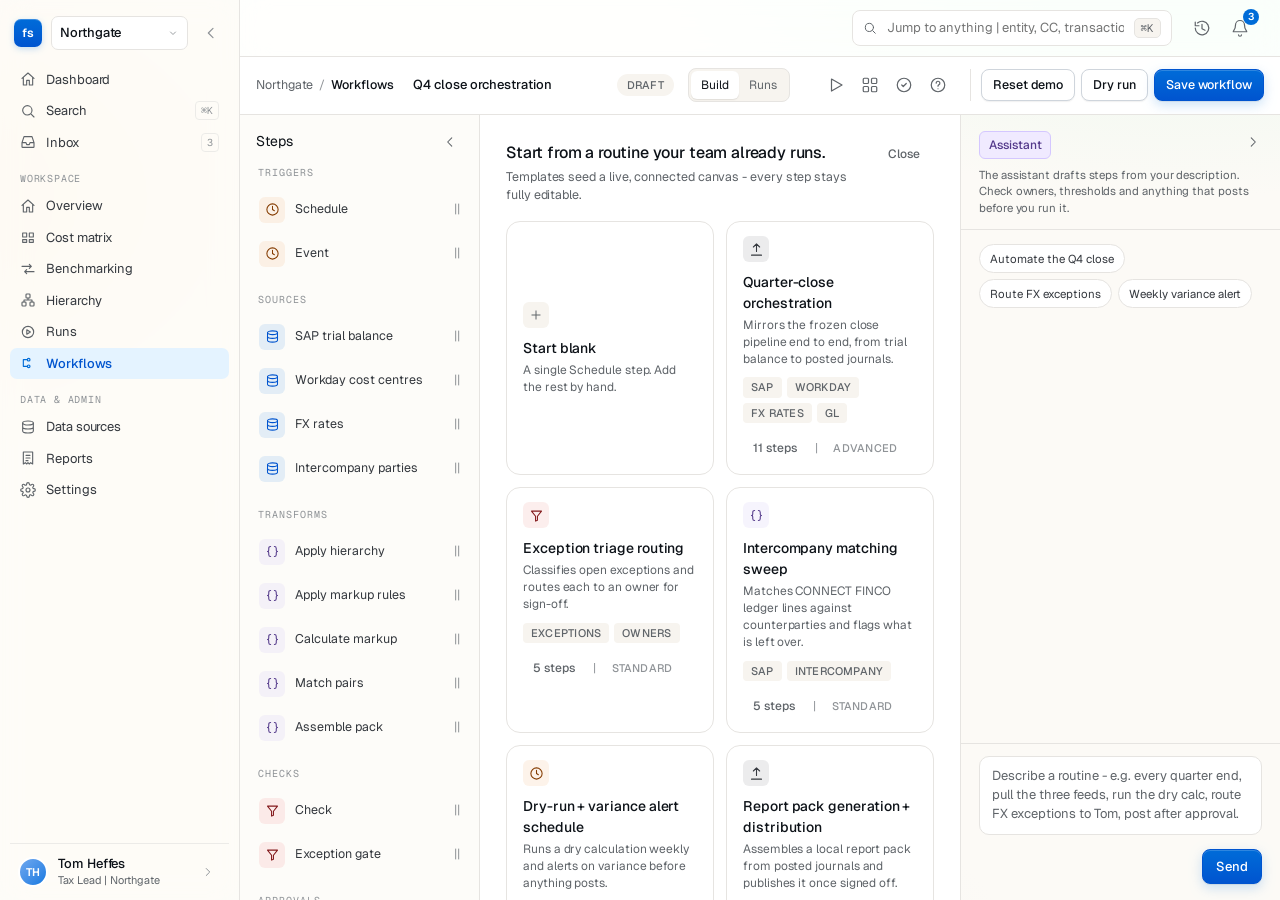
<file: arkk/workflows.html>
<!doctype html>
<html lang="en">
<head>
<meta charset="utf-8" />
<script>try{if(localStorage.getItem('arkk.nav.collapsed')==='1')document.documentElement.dataset.navCollapsed='1';}catch(e){}</script>
<script>
  /* No-flash boot guard for the panel-collapse prefs (§3.4) - read + apply
     BEFORE first paint so palette/dock never flash open then collapse. */
  try {
    var __pal = localStorage.getItem('arkk.workflows.paletteCollapsed');
    var __dock = localStorage.getItem('arkk.workflows.dockCollapsed');
    document.documentElement.dataset.wfPal = __pal === 'true' ? '1' : '0';
    document.documentElement.dataset.wfDock = __dock === 'true' ? '1' : '0';
  } catch (e) {}
</script>
<meta name="viewport" content="width=device-width, initial-scale=1" />
<title>Workflows | Arkk Transfer Pricing</title>
<link rel="stylesheet" href="shared.css" />
<style>
  /* Chrome reconciliation: left sidebar is the ONE navigation; the topbar
     segmented tab strip duplicated it and is removed. Collapse the topbar
     grid from 3 tracks (nav | search | actions) to 2 (search | actions)
     without touching shared.css (LAW, never edited). */
  .topbar { grid-template-columns: 1fr auto !important; }
</style>
<link rel="stylesheet" href="arkk-nav.css" />
<script defer src="arkk-data.js"></script>
<script defer src="arkk.js"></script>
<script defer src="arkk-nav.js"></script>
<script defer src="arkk-chrome.js"></script>
<style>
  /* =====================================================================
     Copied verbatim (page-local, not in shared.css) from matrix-edit.html -
     the Arkk form idiom reused for the node config dock. shared.css is LAW
     and stays untouched; these rules are duplicated per matrix-edit.html's
     own page-local <style> block, unchanged.
     ===================================================================== */
  .edit-card {
    background: var(--surface); border: 1px solid var(--line); border-radius: var(--r-md);
    padding: 0;
  }
  .edit-head {
    padding: 18px 22px 16px;
    border-bottom: 1px solid var(--line);
    background: linear-gradient(180deg, var(--bg-3), var(--surface));
  }
  .edit-head .label {
    font-family: "Geist Mono", monospace; font-size: 10px;
    letter-spacing: 0.1em; text-transform: uppercase; color: var(--ink-3);
  }
  .edit-head h2 {
    font-size: 24px; font-weight: 500; margin: 6px 0 0;
    letter-spacing: -0.02em;
    display: flex; align-items: center; gap: 10px;
  }
  .edit-head h2 .arrow { color: var(--ink-4); font-weight: 400; }
  .edit-body { padding: 22px; }

  .rule-grid {
    display: grid; grid-template-columns: 1fr 1fr; gap: 8px;
  }
  .rule-option {
    display: flex; flex-direction: column; align-items: flex-start; gap: 6px;
    padding: 12px 14px;
    border: 1px solid var(--line);
    border-radius: 10px;
    background: var(--surface);
    cursor: pointer;
    text-align: left;
    transition: border-color .15s, background .15s, transform .12s;
    position: relative;
  }
  .rule-option:hover { background: var(--bg-3); border-color: oklch(82% 0.04 254); }
  .rule-option .desc { color: var(--ink-3); font-size: 12px; }
  .rule-option.selected {
    border-color: var(--brand);
    background: var(--brand-soft);
    box-shadow: 0 0 0 4px oklch(54% 0.19 254 / 0.10);
  }
  .rule-option.selected::after {
    content: ""; position: absolute; top: 12px; right: 12px;
    width: 18px; height: 18px; border-radius: 5px;
    background-color: var(--brand);
    background-image: url("data:image/svg+xml;utf8,<svg xmlns='http://www.w3.org/2000/svg' viewBox='0 0 24 24' fill='none' stroke='white' stroke-width='3' stroke-linecap='round' stroke-linejoin='round'><path d='M5 12l4 4 10-10'/></svg>");
    background-size: 12px;
    background-position: center;
    background-repeat: no-repeat;
  }
  .rule-option { transition: transform var(--dur-ui) var(--ease-house), background .15s, border-color .15s; }
  .rule-option:hover { transform: translateY(-1px); }

  /* =====================================================================
     WORKFLOWS - reconstructed to the layer architecture in ARCHITECTURE.md.
     Two strictly separated layers: #wfWorld (the ONLY transformed element -
     nodes + edges only) and #wfOverlay (viewport-fixed chrome, a sibling of
     the world, never a descendant of it). No colored borders, no colored
     edge strokes (hard rules, see §1 / §12).
     ===================================================================== */

  /* --- 2.1 No-page-scroll frame - page-local override of shared.css's
     page-scrolls-the-document default. Root clip lives on .app so the whole
     document can never scroll on this page; every link in the chain below
     carries min-height:0 (mandatory - the single most common regression). */
  html, body { height: 100%; }
  .app { height: 100vh; min-height: 0; overflow: hidden; }
  .main { height: 100%; min-height: 0; display: flex; flex-direction: column; overflow: hidden; }
  .page.wf-page {
    flex: 1; min-height: 0;
    display: flex; flex-direction: column;
    padding: 0 !important;
    overflow: hidden;
    /* DEFECT FIX (full-bleed workspace): shared.css's generic .page rule
       sets max-width:1480px + margin:0 auto for prose-style pages. .main
       is a column flexbox here (line above), so those auto margins center
       this flex item on the cross axis and shrink it to content width -
       that's the ~93px dead gutter on both sides. Kill both so the
       workspace stretches genuinely edge-to-edge. */
    max-width: none;
    margin: 0;
    width: 100%;
  }
  .wf-workspace { flex: 1; min-height: 0; display: flex; flex-direction: column; overflow: hidden; }

  /* --- 2.2 Slim workspace header, single row, 56-60px --- */
  .wf-header {
    flex-shrink: 0;
    height: 58px;
    display: flex; align-items: center; gap: 10px;
    padding: 0 16px;
    border-bottom: 1px solid var(--line);
    background: var(--surface);
    overflow: hidden;
  }
  .wf-crumb {
    display: flex; align-items: center; gap: 6px;
    font-size: 12.5px; color: var(--ink-3);
    white-space: nowrap; flex-shrink: 0;
  }
  .wf-crumb a { color: var(--ink-3); }
  .wf-crumb a:hover { color: var(--ink); }
  .wf-crumb .sep { color: var(--ink-4); }
  .wf-crumb .here { color: var(--ink); font-weight: 500; }
  .wf-name-input {
    font-size: 13px; font-weight: 500; color: var(--ink);
    border: 1px solid transparent; background: transparent;
    border-radius: 6px; padding: 5px 8px;
    max-width: 220px; flex-shrink: 1; min-width: 0;
    transition: background var(--dur-micro) var(--ease-house), border-color var(--dur-micro) var(--ease-house);
  }
  .wf-name-input:hover { background: var(--bg-2); }
  .wf-name-input:focus { outline: none; background: var(--bg-3); border-color: var(--line); }
  .wf-header .wf-seg { flex-shrink: 0; margin-left: 4px; }
  .wf-header-spacer { flex: 1; min-width: 8px; }
  .wf-header-icons { display: flex; align-items: center; gap: 2px; flex-shrink: 0; }
  .wf-header-actions { display: flex; align-items: center; gap: 6px; flex-shrink: 0; margin-left: 6px; padding-left: 10px; border-left: 1px solid var(--line); }
  .wf-header-actions .btn { padding: 6px 11px; font-size: 12.5px; }

  /* --- Guide popover --- */
  .wf-guide-pop {
    position: fixed;
    background: var(--surface); border: 1px solid var(--line); border-radius: var(--r-md);
    box-shadow: var(--shadow-pop);
    padding: 16px 18px;
    width: 300px;
    z-index: 60;
  }
  .wf-guide-pop .ttl { font-size: 13px; font-weight: 500; color: var(--ink); margin-bottom: 6px; }
  .wf-guide-pop .txt { font-size: 12.5px; color: var(--ink-2); line-height: 1.5; margin-bottom: 12px; }
  .wf-guide-pop ol { margin: 0; padding-left: 18px; display: flex; flex-direction: column; gap: 5px; }
  .wf-guide-pop li { font-size: 12px; color: var(--ink-3); line-height: 1.4; }

  /* --- Validation bar - thin strip under the header --- */
  .wf-validate-bar {
    flex-shrink: 0;
    display: flex; align-items: center; gap: 14px; flex-wrap: wrap;
    padding: 8px 16px;
    border-bottom: 1px solid var(--peach-line);
    background: var(--peach-soft);
  }
  .wf-validate-bar[hidden] { display: none; }
  .wf-validate-links { display: flex; align-items: center; gap: 6px; flex-wrap: wrap; font-size: 12px; color: var(--peach-ink); }
  .wf-validate-links .sep { color: var(--peach-ink); opacity: 0.5; }
  .wf-validate-links a { color: var(--peach-ink); text-decoration: underline; cursor: pointer; }

  /* --- 1.1 wf-body: CSS grid, palette | canvas-region | dock --- */
  .wf-body {
    flex: 1; min-height: 0;
    display: grid;
    /* QA fix: at the embed's ~1076px width, palette(240) + dock(360) left
       the canvas only ~236px - not enough to show even one template card
       plus a peek of the next, so the "start" screen read as clipped rather
       than pannable. Dock down to 320px so the canvas gets meaningfully
       more room; the dock's own content already wraps at this width. */
    grid-template-columns: var(--pal-w, 240px) 1fr var(--dock-w, 320px);
    transition: grid-template-columns var(--dur-ui) var(--ease-house);
  }
  .wf-body.pal-collapsed  { --pal-w: 56px; }
  .wf-body.dock-collapsed { --dock-w: 44px; }
  @media (prefers-reduced-motion: reduce) { .wf-body { transition: none; } }

  /* --- 3.2 Left palette --- */
  .wf-palette {
    border-right: 1px solid var(--line);
    overflow-y: auto; overflow-x: hidden;
    min-height: 0; min-width: 0;
    padding: 12px 10px 20px;
    background: var(--bg-3);
  }
  .wf-palette-head { display: flex; align-items: center; justify-content: space-between; padding: 2px 6px 10px; }
  .wf-palette-head .heading { padding: 0; }
  .wf-panel-toggle {
    width: 26px; height: 26px; border-radius: 6px; flex-shrink: 0;
    display: inline-grid; place-items: center; color: var(--ink-3);
    transition: background var(--dur-micro) var(--ease-house), color var(--dur-micro) var(--ease-house);
  }
  .wf-panel-toggle:hover { background: var(--bg-2); color: var(--ink); }
  .wf-panel-toggle svg { width: 14px; height: 14px; transition: transform var(--dur-ui) var(--ease-house); }
  .wf-body.pal-collapsed #wfPalette .wf-panel-toggle svg { transform: rotate(180deg); }
  .wf-body.pal-collapsed .wf-palette { padding: 10px 4px; }
  .wf-body.pal-collapsed .wf-palette-head { justify-content: center; padding: 2px 0 10px; }
  /* DEFECT FIX (collapsed rail): the panel-level "Steps" heading was never
     hidden when collapsed, unlike the per-category headings two rules
     below - it stayed full-size, got centered by the rule above inside a
     48px content box (56px rail minus padding) alongside the 26px toggle,
     and the combined width bled past both edges of the rail. Collapsed
     state is chevron-only; the label survives as the button's title/aria
     tooltip (see workflows.js togglePalette). */
  .wf-body.pal-collapsed .wf-palette-head .heading { display: none; }
  .wf-palette-cat { margin-bottom: 16px; }
  /* Hairline group separators, collapsed rail only - expanded state already
     reads its groups from the mono category labels (Triggers/Sources/...);
     collapsed strips those labels down to icon tiles, so a divider is the
     only remaining signal that a new group started. */
  .wf-body.pal-collapsed .wf-palette-cat + .wf-palette-cat {
    border-top: 1px solid var(--line);
    margin-top: 10px;
    padding-top: 10px;
  }
  .wf-palette-cat .heading {
    font-family: "Geist Mono", monospace; font-size: 10px;
    letter-spacing: 0.1em; text-transform: uppercase; color: var(--ink-4);
    padding: 0 8px 8px;
  }
  .wf-body.pal-collapsed .wf-palette-cat .heading { display: none; }

  /* Markup contract fix (bug 2.1): the label is always a real element with a
     class, and the container is overflow:hidden;white-space:nowrap - so mid-
     transition clipping is structurally impossible. */
  .palette-node {
    width: 100%;
    display: flex; align-items: center; gap: 10px;
    padding: 8px 8px;
    border-radius: 8px;
    border: 1px solid transparent;
    background: transparent;
    text-align: left;
    cursor: pointer;
    color: var(--ink-2);
    font-size: 12.5px;
    overflow: hidden; white-space: nowrap;
    transition: background var(--dur-micro) var(--ease-house), border-color var(--dur-micro) var(--ease-house), transform var(--dur-micro) var(--ease-house);
  }
  .palette-node:hover { background: var(--surface); border-color: var(--line); transform: translateY(-1px); }
  .palette-node .pnode-label { overflow: hidden; text-overflow: ellipsis; }
  .palette-node .pnode-grab { margin-left: auto; color: var(--ink-4); flex-shrink: 0; }
  .wf-body.pal-collapsed .palette-node { justify-content: center; padding: 6px 0; }
  .wf-body.pal-collapsed .palette-node .pnode-label,
  .wf-body.pal-collapsed .palette-node .pnode-grab { display: none; }
  .wf-body.pal-collapsed .palette-node .wf-chip { margin: 0 auto; }

  /* --- Node type icon tiles: ONE spec for every family, every surface ---
     Uniform 26px tile, var(--r-sm) radius, no border. Fill = the family's
     ladder hue at 8-12% alpha (muted tint, never a solid saturated block).
     Glyph = the product's line-icon language (stroke, 1.7, round caps) in
     the family's ink at AA-readable depth on the tint. Palette, canvas
     cards, config dock and template gallery all share these exact rules. */
  .wf-chip {
    width: 26px; height: 26px;
    border-radius: var(--r-sm);
    border: 0;
    display: grid; place-items: center;
    flex-shrink: 0;
  }
  .wf-chip svg { width: 15px; height: 15px; fill: none; stroke: currentColor; stroke-width: 1.7; }
  .wf-chip.t-trigger  { background: oklch(76% 0.13 60 / 0.12);  color: var(--peach-ink); }
  .wf-chip.t-source   { background: oklch(54% 0.19 254 / 0.10); color: var(--brand-2); }
  .wf-chip.t-transform{ background: oklch(72% 0.12 295 / 0.10); color: var(--lilac-ink); }
  .wf-chip.t-check    { background: oklch(64% 0.18 25 / 0.10);  color: var(--coral-ink); }
  .wf-chip.t-approval { background: oklch(72% 0.13 162 / 0.12); color: var(--mint-ink); }
  .wf-chip.t-export   { background: oklch(18% 0.014 254 / 0.08); color: var(--ink-2); }

  /* --- 1.1 Canvas region: viewport (top) + drawer (bottom, sibling) --- */
  .wf-canvas-region { min-height: 0; min-width: 0; display: flex; flex-direction: column; overflow: hidden; }

  /* THE WINDOW - never scrolls, no scrollbars ever. Only #wfWorld inside it
     ever receives a transform. */
  .wf-viewport {
    position: relative;
    flex: 1; min-height: 0; min-width: 0;
    overflow: hidden;
    background: var(--bg);
    background-image: radial-gradient(var(--line-2) 1px, transparent 1px);
    background-size: 20px 20px;
    cursor: grab;
    touch-action: none;
  }
  .wf-viewport.panning { cursor: grabbing !important; }

  /* CANVAS WORLD LAYER - the only element with a pan/zoom transform. */
  .wf-world {
    position: absolute; top: 0; left: 0;
    transform-origin: 0 0;
    will-change: auto;
    z-index: 0;
  }
  .wf-world.transforming { will-change: transform; }

  .wf-edges { position: absolute; inset: 0; width: 1px; height: 1px; overflow: visible; pointer-events: none; }
  .wf-edges path.edge {
    fill: none;
    /* §7.1 - edges scale uniformly with the world now (no non-scaling-stroke):
       one mental model, the whole world scales, Figma-parity. Neutral ink
       only - no hue, ever (hard rule). */
    stroke: oklch(18% 0.014 254 / 0.30);
    stroke-width: 1.5;
    stroke-linecap: round;
    transition: stroke var(--dur-micro) var(--ease-house);
  }
  .wf-edges path.edge.exception { stroke-dasharray: 5 5; }
  .wf-edges path.edge.rubber    { stroke: oklch(18% 0.014 254 / 0.22); stroke-dasharray: 3 5; pointer-events: none; }
  .wf-edges path.edge.hover     { stroke: oklch(18% 0.014 254 / 0.45); }
  .wf-edges path.edge.selected  { stroke: oklch(18% 0.014 254 / 0.62); stroke-width: 2.25; }
  .wf-edges path.edge-hit { fill: none; stroke: transparent; stroke-width: 12; pointer-events: stroke; cursor: pointer; }
  .wf-edge-del {
    position: absolute; transform: translate(-50%, -50%); z-index: 4;
    width: 24px; height: 24px; border-radius: 50%;
    display: grid; place-items: center;
    background: var(--surface); border: 1px solid var(--line); box-shadow: var(--shadow-2);
    color: var(--ink-3);
    transition: color var(--dur-micro) var(--ease-house), background var(--dur-micro) var(--ease-house);
  }
  .wf-edge-del:hover { color: var(--coral-ink); background: var(--coral-soft); }
  .wf-edge-del svg { width: 13px; height: 13px; }
  .wf-edge-pill {
    position: absolute; z-index: 4;
    transform: translate(-50%, -50%);
    background: var(--surface); border: 1px solid var(--line);
    border-radius: 999px; padding: 2px 8px;
    font-family: "Geist Mono", monospace; font-size: 11px; color: var(--ink-2);
    white-space: nowrap;
    box-shadow: var(--shadow-1);
  }
  .wf-edge-pill.exception { color: var(--peach-ink); border-color: var(--peach-line); background: var(--peach-soft); }

  /* --- Node card (world child - moves and scales with the world) --- */
  .wf-node {
    position: absolute;
    width: 208px; min-height: 66px;
    background: var(--surface);
    border: 1px solid var(--line);
    border-radius: var(--r-md);
    box-shadow: var(--shadow-1);
    padding: 10px 12px 9px;
    cursor: pointer;
    user-select: none;
    z-index: 1;
    transition: transform var(--dur-micro) var(--ease-house), box-shadow var(--dur-micro) var(--ease-house);
  }
  .wf-node:hover { transform: translateY(-1px); box-shadow: var(--shadow-2); }
  .wf-node.selected { box-shadow: inset 0 0 0 2px var(--brand), var(--shadow-2); }
  .wf-node.sim-running { box-shadow: 0 0 0 4px var(--brand-soft), var(--shadow-2); }
  .wf-node.wide { width: 224px; }
  .wf-node.entering { opacity: 0; transform: translateY(12px); }
  .wf-node-head { display: flex; align-items: center; gap: 8px; }
  .wf-node-head .nm {
    flex: 1; min-width: 0; font-size: 13px; font-weight: 500; color: var(--ink);
    overflow: hidden; text-overflow: ellipsis; white-space: nowrap;
  }
  .wf-node-head .kebab { color: var(--ink-4); flex-shrink: 0; width: 20px; height: 20px; display: grid; place-items: center; border-radius: 5px; }
  .wf-node-head .kebab:hover { background: var(--bg-2); color: var(--ink); }
  .wf-node-sum { font-size: 11.5px; color: var(--ink-3); margin-top: 3px; line-height: 1.35; overflow: hidden; text-overflow: ellipsis; white-space: nowrap; }
  .wf-node-foot { display: flex; align-items: center; justify-content: space-between; gap: 6px; margin-top: 8px; }
  .wf-node-foot .status-pill { padding: 2px 8px; font-size: 10.5px; }
  .wf-node-foot .wf-count { font-family: "Geist Mono", monospace; font-size: 11px; color: var(--ink-2); background: var(--bg-2); border-radius: 999px; padding: 2px 8px; }

  /* Ports are integrated nubs - small tabs that grow out of the card edge
     and share its hairline, never floating dots. State is a muted tint
     (pending = peach-soft, hover/wiring = brand-soft), no saturated fills. */
  .wf-port {
    position: absolute;
    width: 7px; height: 18px;
    top: 50%; margin-top: -9px;
    background: var(--surface);
    border: 1px solid var(--line);
    box-shadow: none;
    cursor: crosshair;
    transition: background var(--dur-micro) var(--ease-house),
                border-color var(--dur-micro) var(--ease-house);
  }
  .wf-port::after { content: ''; position: absolute; inset: -6px; }
  .wf-port.in  { left: -7px;  border-right: 0; border-radius: 5px 0 0 5px; }
  .wf-port.out { right: -7px; border-left: 0;  border-radius: 0 5px 5px 0; }
  .wf-port.out.exc { top: 70%; }
  .wf-port.out.meets { top: 30%; }
  .wf-port.connected { background: var(--bg-2); }
  .wf-port.unconnected { background: var(--peach-soft); border-color: var(--peach-line); }
  .wf-port:hover, .wf-port.active {
    background: var(--brand-soft);
    border-color: var(--brand-line);
  }

  .wf-draft .wf-node-head .nm { opacity: 0.92; }
  .wf-node.draft { background: var(--lilac-soft); }
  .wf-node.draft .wf-chip { opacity: 0.9; }

  /* --- Dropzone (empty/first-run teaching) - world child, board content --- */
  .wf-dropzone {
    position: absolute;
    border: 1.5px dashed var(--line);
    border-radius: var(--r-md);
    display: flex; align-items: center; justify-content: center;
    text-align: center;
    color: var(--ink-3);
    font-size: 12.5px;
    padding: 14px;
    z-index: 1;
    transition: border-color var(--dur-micro) var(--ease-house), background var(--dur-micro) var(--ease-house);
  }
  .wf-dropzone:hover { border-color: oklch(82% 0.04 254); background: var(--bg-3); }

  /* --- Teaching checklist card - viewport overlay so it never pans away --- */
  .wf-checklist-card {
    position: absolute;
    width: 280px;
    background: var(--surface);
    border: 1px solid var(--line);
    border-radius: var(--r-md);
    box-shadow: var(--shadow-2);
    padding: 4px 16px;
    z-index: 5;
  }
  .wf-checklist-card .wf-cc-head {
    font-family: "Geist Mono", monospace; font-size: 10px;
    letter-spacing: 0.1em; text-transform: uppercase; color: var(--ink-4);
    padding: 12px 0 4px;
  }
  .wf-checklist-card .checklist-row { padding: 9px 0; grid-template-columns: 20px 1fr auto; gap: 10px; }
  .wf-checklist-card .checklist-row .mark { width: 18px; height: 18px; font-size: 10px; }
  .wf-checklist-card .checklist-row .body { font-size: 12px; }
  .wf-checklist-card .checklist-row .body .ttl { font-weight: 400; }

  /* --- Gallery sheet - overlay of the viewport (deliberate blocking modal) --- */
  .wf-gallery-sheet {
    position: absolute; inset: 0; z-index: 7;
    background: var(--surface);
    overflow-y: auto;
    padding: 22px 26px 26px;
  }
  .wf-gallery-sheet[hidden] { display: none; }
  .wf-gallery-head { display: flex; align-items: baseline; justify-content: space-between; margin-bottom: 16px; }
  .wf-gallery-head h3 { font-size: 16px; font-weight: 500; margin: 0; letter-spacing: -0.01em; }
  .wf-gallery-head .sub { font-size: 12.5px; color: var(--ink-3); margin-top: 3px; }
  .wf-gallery-close { font-size: 12px; }
  .wf-gallery { display: grid; grid-template-columns: 1fr 1fr; gap: 12px; }
  .tpl-card {
    border: 1px solid var(--line);
    border-radius: var(--r-md);
    background: var(--surface);
    padding: 14px 16px 12px;
    cursor: pointer;
    transition: transform var(--dur-micro) var(--ease-house), border-color var(--dur-micro) var(--ease-house);
  }
  .tpl-card:hover { transform: translateY(-1px); border-color: oklch(82% 0.04 254); }
  .tpl-card.blank { display: flex; flex-direction: column; align-items: flex-start; justify-content: center; min-height: 118px; }
  .tpl-card .ico-wrap { width: 26px; height: 26px; border-radius: var(--r-sm); display: grid; place-items: center; margin-bottom: 10px; }
  .tpl-card .ttl { font-size: 14px; font-weight: 500; color: var(--ink); }
  .tpl-card .desc { font-size: 12px; color: var(--ink-3); margin-top: 3px; line-height: 1.4; min-height: 32px; }
  .tpl-card .touches { display: flex; flex-wrap: wrap; gap: 5px; margin-top: 10px; }
  .tpl-card .footer-meta { display: flex; align-items: center; gap: 8px; margin-top: 11px; font-size: 12px; color: var(--ink-3); }
  .tpl-card .footer-meta .sep { color: var(--ink-4); }
  .tpl-card .footer-meta .pill { font-size: 12px; }

  /* --- 1.1 Overlay - viewport-fixed chrome, sibling of #wfWorld, NEVER a
     descendant of it. Mathematically fixed to the viewport rect because the
     viewport itself never scrolls or transforms (the bug-2.3/2.4 fix). --- */
  .wf-overlay { position: absolute; inset: 0; pointer-events: none; z-index: 5; }
  .wf-overlay > * { pointer-events: auto; }

  .wf-cam-controls {
    position: absolute; left: 14px; top: 14px;
    display: flex; align-items: center; gap: 2px; padding: 3px;
    background: var(--surface-glass, var(--surface));
    backdrop-filter: saturate(140%) blur(14px);
    -webkit-backdrop-filter: saturate(140%) blur(14px);
    border: 1px solid var(--line); border-radius: 999px;
    box-shadow: var(--shadow-2);
  }
  .wf-cam-controls .icon-btn { width: 28px; height: 28px; }
  .wf-cam-controls .icon-btn:disabled { opacity: 0.35; cursor: default; }

  .wf-zoom {
    position: absolute; left: 14px; bottom: 14px;
    display: flex; align-items: center; gap: 2px; padding: 3px;
    background: var(--surface-glass, var(--surface));
    backdrop-filter: saturate(140%) blur(14px);
    -webkit-backdrop-filter: saturate(140%) blur(14px);
    border: 1px solid var(--line); border-radius: 999px;
    box-shadow: var(--shadow-2);
  }
  .wf-zoom .icon-btn { width: 28px; height: 28px; }
  .wf-zoom .icon-btn:disabled { opacity: 0.35; cursor: default; }
  .wf-zoom-label {
    min-width: 46px; text-align: center;
    font-family: "Geist Mono", monospace; font-size: 12px; color: var(--ink-2);
    padding: 4px 6px; border-radius: 999px; border: 0; background: transparent;
  }
  .wf-zoom-label:hover { background: var(--bg-2); color: var(--ink); }
  .wf-zoom-sep { color: var(--ink-4); padding: 0 2px; }

  /* --- Dock --- */
  .wf-dock { border-left: 1px solid var(--line); overflow-y: auto; overflow-x: hidden; min-height: 0; min-width: 0; display: flex; flex-direction: column; }
  .wf-dock-empty { padding: 22px; color: var(--ink-3); font-size: 12.5px; }

  .wf-assistant { display: flex; flex-direction: column; height: 100%; }
  .wf-a-head { padding: 16px 18px 12px; border-bottom: 1px solid var(--line); position: relative; }
  .wf-a-head .pill.lilac { margin-bottom: 8px; }
  .wf-a-disclaimer { font-size: 11.5px; color: var(--ink-3); line-height: 1.45; }
  .wf-a-body { flex: 1; overflow-y: auto; padding: 14px 18px; display: flex; flex-direction: column; gap: 12px; }
  .wf-a-chips { display: flex; flex-wrap: wrap; gap: 6px; }
  .wf-a-chip {
    font-size: 11.5px; padding: 5px 10px; border-radius: 999px;
    border: 1px solid var(--line); background: var(--surface); color: var(--ink-2);
    cursor: pointer;
    transition: background var(--dur-micro) var(--ease-house), border-color var(--dur-micro) var(--ease-house);
  }
  .wf-a-chip:hover { background: var(--bg-2); border-color: oklch(82% 0.04 254); }
  .wf-trace { display: flex; flex-direction: column; gap: 6px; font-size: 12px; color: var(--ink-3); }
  .wf-trace-line { opacity: 0; transform: translateY(4px); transition: opacity var(--dur-ui) var(--ease-house), transform var(--dur-ui) var(--ease-house); }
  .wf-trace-line.in { opacity: 1; transform: none; }
  .wf-a-msg { font-size: 12.5px; color: var(--ink-2); line-height: 1.5; }
  .wf-a-suggestions { display: flex; flex-direction: column; gap: 10px; margin-top: 6px; }
  .wf-a-suggestion { border: 1px solid var(--line); border-radius: 10px; padding: 10px 12px; background: var(--bg-3); }
  .wf-a-suggestion.resolved { background: var(--mint-soft); border-color: var(--mint-line); }
  .wf-a-suggestion .txt { font-size: 12.5px; color: var(--ink-2); line-height: 1.45; }
  .wf-a-suggestion .actions { display: flex; gap: 6px; margin-top: 8px; }
  .wf-a-suggestion .actions .btn { padding: 5px 10px; font-size: 12px; }
  .wf-a-foot { border-top: 1px solid var(--line); padding: 12px 18px 16px; }
  .wf-a-input {
    width: 100%; resize: none; border: 1px solid var(--line); border-radius: 10px;
    padding: 10px 12px; font-size: 13px; line-height: 1.45; font-family: inherit; color: var(--ink);
    background: var(--surface);
  }
  .wf-a-input:focus { outline: none; border-color: var(--brand-line); }
  /* Placeholder must read clearly against the white field, not the dimmed
     browser default - same secondary-ink weight used everywhere else, never
     smaller than the typed text itself. */
  .wf-a-input::placeholder { color: var(--ink-3); opacity: 1; font-size: 13px; }
  .wf-a-send { display: flex; justify-content: flex-end; margin-top: 8px; }

  /* --- Config dock --- */
  .wf-config-wrap { padding: 16px 18px; display: flex; flex-direction: column; gap: 14px; }
  .wf-config-field { display: flex; flex-direction: column; gap: 6px; }
  .wf-config-field label { font-size: 11px; color: var(--ink-3); font-family: "Geist Mono", monospace; letter-spacing: 0.04em; text-transform: uppercase; }
  .wf-config-field input[type="text"], .wf-config-field input[type="number"] {
    border: 1px solid var(--line); border-radius: 8px; padding: 8px 10px;
    font-size: 12.5px; color: var(--ink); background: var(--surface);
  }
  .wf-config-field input:focus { outline: none; border-color: var(--brand-line); }
  .wf-config-field .hint { font-size: 11px; color: var(--ink-4); }
  .wf-adv-row { display: flex; align-items: center; justify-content: space-between; padding: 8px 0; border-bottom: 1px solid var(--line-2); font-size: 12.5px; }
  .wf-adv-row:last-child { border-bottom: 0; }
  .wf-adv-row .k { color: var(--ink-3); }
  .wf-adv-row .v { font-family: "Geist Mono", monospace; color: var(--ink-2); }
  .wf-toggle {
    width: 34px; height: 20px; border-radius: 999px; background: var(--bg-2); border: 1px solid var(--line);
    position: relative; cursor: pointer; flex-shrink: 0;
    transition: background var(--dur-micro) var(--ease-house);
  }
  .wf-toggle::after {
    content: ""; position: absolute; top: 1px; left: 1px; width: 16px; height: 16px; border-radius: 50%;
    background: var(--surface); box-shadow: var(--shadow-1);
    transition: transform var(--dur-micro) var(--ease-house);
  }
  .wf-toggle.on { background: var(--brand); border-color: var(--brand); }
  .wf-toggle.on::after { transform: translateX(14px); background: white; }

  /* --- 3.3 Assistant/config dock collapse (right edge tab) --- */
  .wf-dock-tab {
    display: none;
    writing-mode: vertical-rl; transform: rotate(180deg);
    font-size: 12px; font-weight: 500; color: var(--ink-2);
    padding: 14px 0; cursor: pointer; user-select: none;
    height: 100%; align-items: center; justify-content: center; gap: 8px;
    overflow: hidden; white-space: nowrap;
  }
  .wf-body.dock-collapsed .wf-dock > :not(.wf-dock-tab) { display: none; }
  .wf-body.dock-collapsed .wf-dock-tab { display: flex; }
  .wf-dock-tab:hover { color: var(--ink); background: var(--bg-2); }
  .wf-dock-tab svg { width: 13px; height: 13px; transform: rotate(90deg); flex-shrink: 0; }
  .wf-dock-collapse-btn { position: absolute; top: 14px; right: 14px; }

  /* --- Draft bar (viewport overlay) --- */
  .wf-draft-bar {
    position: absolute; left: 16px; right: 16px; bottom: 16px;
    background: var(--lilac-soft); border: 1px solid oklch(86% 0.08 295);
    border-radius: var(--r-md);
    padding: 12px 16px;
    display: flex; align-items: center; gap: 14px; flex-wrap: wrap;
    box-shadow: var(--shadow-2);
    opacity: 0; transform: translateY(8px);
    transition: opacity var(--dur-ui) var(--ease-house), transform var(--dur-ui) var(--ease-house);
    z-index: 6;
  }
  .wf-draft-bar.in { opacity: 1; transform: none; }
  .wf-draft-bar[hidden] { display: none; }
  .wf-draft-bar .txt { font-size: 12.5px; color: var(--lilac-ink); flex: 1; min-width: 200px; }
  .wf-draft-bar .actions { display: flex; gap: 8px; }
  .wf-draft-bar .actions .btn { padding: 6px 12px; font-size: 12.5px; }

  /* --- 4. Dry-run drawer - FLEX SIBLING of the viewport, never an overlay.
     Opening it shrinks the viewport above it; the viewport re-clips the
     world without reflow because the world is transformed, not laid out. --- */
  .wf-run-drawer {
    flex-shrink: 0;
    height: 0;
    overflow: hidden;
    display: flex; flex-direction: column;
    border-top: 1px solid var(--line);
    background: var(--surface);
    transition: height var(--dur-ui) var(--ease-house);
  }
  .wf-run-drawer.open      { height: 280px; }
  .wf-run-drawer.collapsed { height: 40px; }
  .wf-run-drawer[hidden]   { display: none; }
  .wf-run-drawer-head {
    flex-shrink: 0;
    display: flex; align-items: center; justify-content: space-between; gap: 10px;
    padding: 10px 18px; border-bottom: 1px solid var(--line);
    min-height: 40px;
  }
  .wf-run-drawer.collapsed .wf-run-drawer-head { border-bottom: 0; cursor: pointer; }
  .wf-run-drawer-head .ttl { font-size: 13px; font-weight: 500; display: flex; align-items: center; gap: 10px; overflow: hidden; white-space: nowrap; }
  .wf-run-drawer-head .actions { display: flex; align-items: center; gap: 4px; flex-shrink: 0; }
  .wf-run-drawer-body { flex: 1; min-height: 0; overflow-y: auto; padding: 4px 18px 14px; }
  .wf-run-drawer.collapsed .wf-run-drawer-body { display: none; }
  .wf-run-collapse-btn svg { transition: transform var(--dur-ui) var(--ease-house); }
  .wf-run-drawer.collapsed .wf-run-collapse-btn svg { transform: rotate(180deg); }

  /* --- Toast (viewport overlay) --- */
  .wf-toast {
    position: absolute; left: 50%; bottom: 22px;
    transform: translateX(-50%) translateY(8px);
    background: var(--ink); color: oklch(98% 0.005 254);
    padding: 9px 16px; border-radius: 999px; font-size: 12.5px;
    box-shadow: var(--shadow-pop);
    opacity: 0;
    transition: opacity var(--dur-ui) var(--ease-house), transform var(--dur-ui) var(--ease-house);
    z-index: 8;
    pointer-events: none;
  }
  .wf-toast.in { opacity: 1; transform: translateX(-50%) translateY(0); }
  .wf-toast[hidden] { display: none; }

  /* --- Node kebab dropdown --- */
  .wf-node-menu {
    position: fixed;
    background: var(--surface); border: 1px solid var(--line); border-radius: 10px;
    box-shadow: var(--shadow-pop);
    padding: 5px;
    z-index: 50;
    min-width: 132px;
  }
  .wf-node-menu button {
    display: block; width: 100%; text-align: left;
    padding: 7px 10px; border-radius: 6px; font-size: 12.5px; color: var(--ink-2);
  }
  .wf-node-menu button:hover { background: var(--bg-2); color: var(--ink); }

  /* --- Inline confirm popover (never a browser confirm()) --- */
  .wf-confirm-pop {
    position: fixed;
    background: var(--surface); border: 1px solid var(--line); border-radius: var(--r-md);
    box-shadow: var(--shadow-pop);
    padding: 14px 16px;
    width: 260px;
    z-index: 60;
  }
  .wf-confirm-pop .txt { font-size: 12.5px; color: var(--ink-2); line-height: 1.45; margin-bottom: 10px; }
  .wf-confirm-pop .actions { display: flex; gap: 8px; justify-content: flex-end; }
  .wf-confirm-pop .actions .btn { padding: 5px 11px; font-size: 12px; }

  /* --- Affirmative-commit spring settle (used on Keep draft / owner correction / add approval) --- */
  .wf-spring-settle { animation: wf-settle var(--dur-ui) var(--ease-spring); }
  @keyframes wf-settle { from { transform: scale(0.98); } to { transform: scale(1); } }

  @media (prefers-reduced-motion: reduce) {
    .wf-body { transition: none; }
    .wf-run-drawer { transition: none; }
    .wf-node.entering { opacity: 1 !important; transform: none !important; }
    .wf-trace-line { opacity: 1 !important; transform: none !important; transition: none !important; }
    .wf-draft-bar, .wf-toast { transition: none !important; }
    .wf-spring-settle { animation: none !important; }
  }

  /* Page-local secondary-action treatment: paired secondary actions
     (Cancel / Back / Reset) must read as buttons, not bare text.
     Neutral low-alpha ink fill, standard hairline, same geometry as the
     adjacent primary. Hover deepens the fill. */
  .btn.soft {
    background: oklch(18% 0.014 254 / 0.05);
    border-color: var(--line);
    color: var(--ink-2);
    box-shadow: none;
  }
  .btn.soft:hover {
    background: oklch(18% 0.014 254 / 0.09);
    border-color: oklch(87% 0.012 254);
    color: var(--ink);
  }
  .btn.soft:focus-visible {
    outline: 2px solid oklch(54% 0.19 254 / 0.3);
    outline-offset: 1px;
  }
</style>
</head>
<body>

<div class="app">

  <!-- Primary (dashboard) navigation -->
  <aside class="sidebar">
    <div class="sidebar-head">
      <div class="logo">fs</div>
      <button class="ws-switch">
        Northgate
        <svg class="ico-xs" viewBox="0 0 24 24" fill="none" stroke="currentColor" stroke-width="1.7" stroke-linecap="round" stroke-linejoin="round"><path d="M7 10l5 5 5-5"/></svg>
      </button>
    </div>

    <div class="sidebar-section">
      <a class="nav-item" href="./">
        <svg class="ico-sm" viewBox="0 0 24 24" fill="none" stroke="currentColor" stroke-width="1.6" stroke-linecap="round" stroke-linejoin="round"><path d="M3 11l9-8 9 8M5 9.5V21h5v-7h4v7h5V9.5"/></svg>
        <span class="nav-label">Dashboard</span>
      </a>
      <a class="nav-item" href="#" data-focus-search>
        <svg class="ico-sm" viewBox="0 0 24 24" fill="none" stroke="currentColor" stroke-width="1.6" stroke-linecap="round" stroke-linejoin="round"><circle cx="11" cy="11" r="7"/><path d="M21 21l-4.3-4.3"/></svg>
        <span class="nav-label">Search</span>
        <span class="count">⌘K</span>
      </a>
      <a class="nav-item" href="#" data-quiet="Inbox">
        <svg class="ico-sm" viewBox="0 0 24 24" fill="none" stroke="currentColor" stroke-width="1.6" stroke-linecap="round" stroke-linejoin="round"><path d="M3 13l3-9h12l3 9v6a1 1 0 0 1-1 1H4a1 1 0 0 1-1-1zM3 13h6l1 3h4l1-3h6"/></svg>
        <span class="nav-label">Inbox</span>
        <span class="count">3</span>
      </a>
    </div>

    <div class="sidebar-section">
      <div class="heading">Workspace</div>
      <a class="nav-item" href="./">
        <svg class="ico-sm" viewBox="0 0 24 24" fill="none" stroke="currentColor" stroke-width="1.6" stroke-linecap="round" stroke-linejoin="round"><path d="M3 11l9-8 9 8M5 9.5V21h5v-7h4v7h5V9.5"/></svg>
        <span class="nav-label">Overview</span>
      </a>
      <a class="nav-item" href="matrix.html">
        <svg class="ico-sm" viewBox="0 0 24 24" fill="none" stroke="currentColor" stroke-width="1.6" stroke-linecap="round" stroke-linejoin="round"><path d="M4 6h6v6H4zM14 6h6v6h-6zM4 16h6v4H4zM14 16h6v4h-6z"/></svg>
        <span class="nav-label">Cost matrix</span>
      </a>
      <a class="nav-item" href="transfer-pricing.html">
        <svg class="ico-sm" viewBox="0 0 24 24" fill="none" stroke="currentColor" stroke-width="1.6" stroke-linecap="round" stroke-linejoin="round"><path d="M3 8h14M14 5l3 3-3 3M21 16H7M10 19l-3-3 3-3"/></svg>
        <span class="nav-label">Benchmarking</span>
      </a>
      <a class="nav-item" href="hierarchy.html">
        <svg class="ico-sm" viewBox="0 0 24 24" fill="none" stroke="currentColor" stroke-width="1.6" stroke-linecap="round" stroke-linejoin="round"><rect x="9" y="3" width="6" height="6" rx="1.3"/><rect x="3" y="15" width="6" height="6" rx="1.3"/><rect x="15" y="15" width="6" height="6" rx="1.3"/><path d="M12 9v3M6 15v-3h12v3"/></svg>
        <span class="nav-label">Hierarchy</span>
      </a>
      <a class="nav-item" href="runs.html">
        <svg class="ico-sm" viewBox="0 0 24 24" fill="none" stroke="currentColor" stroke-width="1.6" stroke-linecap="round" stroke-linejoin="round"><circle cx="12" cy="12" r="8.5"/><path d="M10.2 8.7l5.4 3.3-5.4 3.3z"/></svg>
        <span class="nav-label">Runs</span>
      </a>
      <a class="nav-item active" href="workflows.html">
        <svg class="ico-sm" viewBox="0 0 24 24" fill="none" stroke="currentColor" stroke-width="1.6" stroke-linecap="round" stroke-linejoin="round"><path d="M5 7h6m0 0a2 2 0 1 0 4 0 2 2 0 0 0-4 0zM5 17h6m0 0a2 2 0 1 1 4 0 2 2 0 0 1-4 0zM5 7v10"/></svg>
        <span class="nav-label">Workflows</span>
      </a>
    </div>

    <div class="sidebar-section">
      <div class="heading">Data &amp; admin</div>
      <a class="nav-item" href="data-sources.html">
        <svg class="ico-sm" viewBox="0 0 24 24" fill="none" stroke="currentColor" stroke-width="1.6" stroke-linecap="round" stroke-linejoin="round"><ellipse cx="12" cy="6" rx="8" ry="3"/><path d="M4 6v6c0 1.7 3.6 3 8 3s8-1.3 8-3V6M4 12v6c0 1.7 3.6 3 8 3s8-1.3 8-3v-6"/></svg>
        <span class="nav-label">Data sources</span>
      </a>
      <a class="nav-item" href="reports.html">
        <svg class="ico-sm" viewBox="0 0 24 24" fill="none" stroke="currentColor" stroke-width="1.6" stroke-linecap="round" stroke-linejoin="round"><path d="M5 3h14v18l-3-2-2 2-2-2-2 2-2-2-3 2z"/><path d="M9 8h6M9 12h6M9 16h3"/></svg>
        <span class="nav-label">Reports</span>
      </a>
      <a class="nav-item" href="#" data-quiet="Settings">
        <svg class="ico-sm" viewBox="0 0 24 24" fill="none" stroke="currentColor" stroke-width="1.6" stroke-linecap="round" stroke-linejoin="round"><circle cx="12" cy="12" r="3"/><path d="M19.4 15a1.7 1.7 0 0 0 .4 1.9l.1.1a2 2 0 1 1-2.8 2.8l-.1-.1a1.7 1.7 0 0 0-1.9-.4 1.7 1.7 0 0 0-1 1.5V21a2 2 0 0 1-4 0v-.1a1.7 1.7 0 0 0-1.1-1.5 1.7 1.7 0 0 0-1.9.4l-.1.1a2 2 0 1 1-2.8-2.8l.1-.1a1.7 1.7 0 0 0 .4-1.9 1.7 1.7 0 0 0-1.5-1H3a2 2 0 0 1 0-4h.1a1.7 1.7 0 0 0 1.5-1.1 1.7 1.7 0 0 0-.4-1.9l-.1-.1a2 2 0 1 1 2.8-2.8l.1.1a1.7 1.7 0 0 0 1.9.4H9a1.7 1.7 0 0 0 1-1.5V3a2 2 0 0 1 4 0v.1a1.7 1.7 0 0 0 1 1.5 1.7 1.7 0 0 0 1.9-.4l.1-.1a2 2 0 1 1 2.8 2.8l-.1.1a1.7 1.7 0 0 0-.4 1.9V9a1.7 1.7 0 0 0 1.5 1H21a2 2 0 0 1 0 4h-.1a1.7 1.7 0 0 0-1.5 1z"/></svg>
        <span class="nav-label">Settings</span>
      </a>
    </div>

    <div class="sidebar-foot">
      <div class="user-chip">TH</div>
      <div>
        <div class="nm">Tom Heffes</div>
        <div class="rl">Tax Lead | Northgate</div>
      </div>
      <a class="more" href="#" data-quiet="Account menu" title="Account menu">
        <svg class="ico-sm" viewBox="0 0 24 24" fill="none" stroke="currentColor" stroke-width="1.7" stroke-linecap="round" stroke-linejoin="round"><path d="M9 6l6 6-6 6"/></svg>
      </a>
    </div>
  </aside>

  <!-- Icon rail (legacy, hidden) -->
  <aside class="rail" aria-label="Workspace">
    <div class="logo">fs</div>
    <nav class="nav">
      <a href="./" class="item" title="Overview"><svg class="ico" viewBox="0 0 24 24"><path d="M3 12l9-9 9 9M5 10v10h14V10"/></svg></a>
      <a href="matrix.html" class="item" title="Cost matrix"><svg class="ico" viewBox="0 0 24 24"><path d="M4 6h6v6H4zM14 6h6v6h-6zM4 16h6v4H4zM14 16h6v4h-6z"/></svg></a>
      <a href="hierarchy.html" class="item" title="Hierarchy"><svg class="ico" viewBox="0 0 24 24"><rect x="9" y="3" width="6" height="6" rx="1.3"/><rect x="3" y="15" width="6" height="6" rx="1.3"/><rect x="15" y="15" width="6" height="6" rx="1.3"/><path d="M12 9v3M6 15v-3h12v3"/></svg></a>
      <a href="runs.html" class="item" title="Runs"><svg class="ico" viewBox="0 0 24 24"><circle cx="12" cy="12" r="8.5"/><path d="M10.2 8.7l5.4 3.3-5.4 3.3z"/></svg></a>
      <a href="workflows.html" class="item active" title="Workflows"><svg class="ico" viewBox="0 0 24 24"><path d="M5 7h6m0 0a2 2 0 1 0 4 0 2 2 0 0 0-4 0zM5 17h6m0 0a2 2 0 1 1 4 0 2 2 0 0 1-4 0zM5 7v10"/></svg></a>
    </nav>
    <div class="spacer"></div>
    <a href="#" class="item" style="width: 40px; height: 40px;" title="Help" data-quiet="Help"><svg class="ico" viewBox="0 0 24 24"><circle cx="12" cy="12" r="9"/><path d="M9.5 9.5a2.5 2.5 0 1 1 3.5 2.3c-.7.3-1 .8-1 1.4v.3M12 17h.01"/></svg></a>
    <a href="#" class="item" style="width: 40px; height: 40px;" title="Settings" data-quiet="Settings"><svg class="ico" viewBox="0 0 24 24"><circle cx="12" cy="12" r="3"/><path d="M19.4 15a1.7 1.7 0 0 0 .4 1.9l.1.1a2 2 0 1 1-2.8 2.8l-.1-.1a1.7 1.7 0 0 0-1.9-.4 1.7 1.7 0 0 0-1 1.5V21a2 2 0 0 1-4 0v-.1a1.7 1.7 0 0 0-1.1-1.5 1.7 1.7 0 0 0-1.9.4l-.1.1a2 2 0 1 1-2.8-2.8l.1-.1a1.7 1.7 0 0 0 .4-1.9 1.7 1.7 0 0 0-1.5-1H3a2 2 0 0 1 0-4h.1a1.7 1.7 0 0 0 1.5-1.1 1.7 1.7 0 0 0-.4-1.9l-.1-.1a2 2 0 1 1 2.8-2.8l.1.1a1.7 1.7 0 0 0 1.9.4H9a1.7 1.7 0 0 0 1-1.5V3a2 2 0 0 1 4 0v.1a1.7 1.7 0 0 0 1 1.5 1.7 1.7 0 0 0 1.9-.4l.1-.1a2 2 0 1 1 2.8 2.8l-.1.1a1.7 1.7 0 0 0-.4 1.9V9a1.7 1.7 0 0 0 1.5 1H21a2 2 0 0 1 0 4h-.1a1.7 1.7 0 0 0-1.5 1z"/></svg></a>
    <div class="me" title="Tom Heffes">TH</div>
  </aside>

  <main class="main">

    <!-- Topbar -->
    <div class="topbar">
      <div class="brand-block">
        <div class="logo">fs</div>
        <button class="ws-switch">Northgate <svg class="ico-xs" viewBox="0 0 24 24" fill="none" stroke="currentColor" stroke-width="1.7" stroke-linecap="round" stroke-linejoin="round"><path d="M7 10l5 5 5-5"/></svg></button>
      </div>
      <div class="search">
        <svg class="ico-sm" viewBox="0 0 24 24"><circle cx="11" cy="11" r="7"/><path d="M21 21l-4.3-4.3"/></svg>
        <input placeholder="Jump to anything | entity, CC, transaction, run…" />
        <span class="kbd">⌘K</span>
      </div>
      <div class="top-actions">
        <button class="icon-btn" title="History"><svg class="ico" viewBox="0 0 24 24"><path d="M3 12a9 9 0 1 0 3-6.7M3 4v5h5M12 7v6l4 2"/></svg></button>
        <button class="icon-btn" title="Notifications"><svg class="ico" viewBox="0 0 24 24"><path d="M6 8a6 6 0 1 1 12 0c0 7 3 7 3 9H3c0-2 3-2 3-9zM10 21a2 2 0 0 0 4 0"/></svg></button>
        <div class="user-chip" title="Tom Heffes">TH</div>
      </div>
    </div>

    <div class="page wf-page">

      <!-- 1.1 wf-workspace: slim header + wf-body grid. This is the whole
           reconstructed page - no hero, no separate scrolling page below. -->
      <section class="wf-workspace" id="wfWorkspace">

        <header class="wf-header">
          <div class="wf-crumb">
            <a href="./">Northgate</a>
            <span class="sep">/</span>
            <span class="here">Workflows</span>
          </div>
          <input class="wf-name-input" id="wfNameInput" value="Q4 close orchestration" aria-label="Workflow name" />
          <span class="status-pill queued" id="wfStatusPill"><span class="dot"></span>Draft</span>
          <div class="seg wf-seg" id="wfViewSeg">
            <button class="on" data-view="build" type="button">Build</button>
            <button data-view="runs" type="button">Runs</button>
          </div>

          <div class="wf-header-spacer"></div>

          <div class="wf-header-icons">
            <button class="icon-btn" id="wfSimBtn" title="Run simulation" aria-label="Run simulation" type="button"><svg class="ico" viewBox="0 0 24 24" fill="none" stroke="currentColor" stroke-width="1.6" stroke-linecap="round" stroke-linejoin="round"><path d="M6 4l14 8-14 8z"/></svg></button>
            <button class="icon-btn" id="wfTemplatesBtn" title="Templates" type="button"><svg class="ico" viewBox="0 0 24 24" fill="none" stroke="currentColor" stroke-width="1.6" stroke-linecap="round" stroke-linejoin="round"><rect x="3" y="3" width="7" height="7" rx="1.4"/><rect x="14" y="3" width="7" height="7" rx="1.4"/><rect x="3" y="14" width="7" height="7" rx="1.4"/><rect x="14" y="14" width="7" height="7" rx="1.4"/></svg></button>
            <button class="icon-btn" id="wfValidateToggleBtn" title="Validate" type="button"><svg class="ico" viewBox="0 0 24 24" fill="none" stroke="currentColor" stroke-width="1.6" stroke-linecap="round" stroke-linejoin="round"><path d="M9 12l2 2 4-4"/><circle cx="12" cy="12" r="9"/></svg></button>
            <button class="icon-btn" id="wfHelpBtn" title="Guide" aria-label="Guide" type="button"><svg class="ico" viewBox="0 0 24 24" fill="none" stroke="currentColor" stroke-width="1.6" stroke-linecap="round" stroke-linejoin="round"><circle cx="12" cy="12" r="9"/><path d="M9.5 9.5a2.5 2.5 0 1 1 3.5 2.3c-.7.3-1 .8-1 1.4v.3M12 17h.01"/></svg></button>
          </div>

          <div class="wf-header-actions">
            <button class="btn" id="pageResetBtn">Reset demo</button>
            <button class="btn" id="pageDryRunBtn">Dry run</button>
            <button class="btn primary" id="pageSaveBtn" data-commit>Save workflow</button>
          </div>
        </header>

        <div class="wf-validate-bar" id="wfValidateBar" hidden>
          <span class="status-pill warn"><span class="dot"></span><span id="wfValidateCount">0 steps need attention</span></span>
          <div class="wf-validate-links" id="wfValidateLinks"></div>
        </div>

        <!-- 1.1 wf-body: palette | canvas-region | dock -->
        <div class="wf-body" id="wfBody">

          <aside class="wf-palette" id="wfPalette"></aside>

          <section class="wf-canvas-region" id="wfCanvasRegion">

            <div class="wf-viewport" id="wfViewport">
              <div class="wf-world" id="wfWorld">
                <svg class="wf-edges" id="wfEdges"></svg>
              </div>

              <div class="wf-overlay" id="wfOverlay">
                <div class="wf-cam-controls" role="group" aria-label="History">
                  <button class="icon-btn" id="wfUndoBtn" aria-label="Undo" title="Undo (⌘Z)" type="button" disabled><svg class="ico" viewBox="0 0 24 24" fill="none" stroke="currentColor" stroke-width="1.7" stroke-linecap="round" stroke-linejoin="round"><path d="M9 7L4 12l5 5M4 12h11a5 5 0 0 1 0 10h-1"/></svg></button>
                  <button class="icon-btn" id="wfRedoBtn" aria-label="Redo" title="Redo (⌘⇧Z)" type="button" disabled><svg class="ico" viewBox="0 0 24 24" fill="none" stroke="currentColor" stroke-width="1.7" stroke-linecap="round" stroke-linejoin="round"><path d="M15 7l5 5-5 5M20 12H9a5 5 0 0 0 0 10h1"/></svg></button>
                </div>

                <div class="wf-draft-bar" id="wfDraftBar" hidden></div>
                <div class="wf-toast" id="wfToast" hidden></div>

                <div class="wf-zoom" role="group" aria-label="Board zoom">
                  <button class="icon-btn" id="wfZoomOut" aria-label="Zoom out" type="button">–</button>
                  <button class="wf-zoom-label" id="wfZoomLabel" aria-label="Reset zoom to 100%" type="button">100%</button>
                  <button class="icon-btn" id="wfZoomIn" aria-label="Zoom in" type="button">+</button>
                  <span class="wf-zoom-sep">|</span>
                  <button class="icon-btn" id="wfZoomFit2" aria-label="Fit board to view" type="button">Fit</button>
                </div>
              </div>

              <div class="wf-gallery-sheet" id="wfGallery" hidden></div>
            </div>

            <div class="wf-run-drawer" id="wfRunDrawer" hidden></div>

          </section>

          <aside class="wf-dock" id="wfDock"></aside>

        </div>

      </section>

    </div>
  </main>
</div>

<script defer src="workflows.js"></script>
</body>
</html>
</file>
<file: arkk/shared.css>
/* =========================================================================
   Arkk · Transfer Pricing — Peec AI inspired design system
   ========================================================================= */

@import url("https://fonts.googleapis.com/css2?family=Geist:wght@300..700&family=Geist+Mono:wght@400;500&family=Fraunces:ital,opsz,wght@1,9..144,400&display=swap");

:root {
  /* --- Brand & accents --- */
  --brand: oklch(54% 0.19 254);
  --brand-2: oklch(48% 0.21 256);
  --brand-soft: oklch(96% 0.03 254);
  --brand-tint: oklch(98% 0.014 254);
  --brand-line: oklch(86% 0.06 254);

  /* Mint / positive (Peec lime-mint inspiration) */
  --mint: oklch(72% 0.13 162);
  --mint-soft: oklch(94% 0.06 162);
  --mint-line: oklch(86% 0.10 162);
  --mint-ink: oklch(34% 0.10 162);

  /* Peach / warning */
  --peach: oklch(76% 0.13 60);
  --peach-soft: oklch(95% 0.06 60);
  --peach-line: oklch(86% 0.10 60);
  --peach-ink: oklch(44% 0.13 60);

  /* Coral / danger */
  --coral: oklch(64% 0.18 25);
  --coral-soft: oklch(95% 0.04 25);
  --coral-line: oklch(86% 0.08 25);
  --coral-ink: oklch(40% 0.14 25);

  /* Lilac / accent (Peec uses subtle lilac for AI moments) */
  --lilac: oklch(72% 0.12 295);
  --lilac-soft: oklch(95% 0.04 295);
  --lilac-ink: oklch(42% 0.13 295);

  /* --- Ink scale (near-black on warm cream) --- */
  --ink: oklch(18% 0.014 254);
  --ink-2: oklch(34% 0.012 254);
  --ink-3: oklch(50% 0.010 254);
  --ink-4: oklch(66% 0.008 254);

  /* --- Surface scale (warm cream, Peec-style) --- */
  --line: oklch(92% 0.005 80);
  --line-2: oklch(94% 0.004 80);
  --bg: oklch(98.5% 0.006 88);
  --bg-2: oklch(96.8% 0.008 88);
  --bg-3: oklch(99.2% 0.004 88);
  --surface: oklch(100% 0 0);
  --surface-glass: oklch(100% 0 0 / 0.7);

  /* --- Radii / shadows / motion --- */
  --r-sm: 6px;
  --r: 10px;
  --r-md: 14px;
  --r-lg: 18px;
  --r-xl: 24px;

  --shadow-1: 0 1px 0 oklch(0% 0 0 / 0.02), 0 1px 2px oklch(20% 0 0 / 0.03);
  --shadow-2: 0 1px 0 oklch(0% 0 0 / 0.02), 0 6px 18px oklch(40% 0.04 254 / 0.05);
  --shadow-pop: 0 1px 0 oklch(0% 0 0 / 0.04), 0 12px 32px oklch(40% 0.06 254 / 0.12), 0 32px 60px oklch(40% 0.06 254 / 0.08);

  --ease-out: cubic-bezier(0.22, 1, 0.36, 1);
  --ease-in-out: cubic-bezier(0.83, 0, 0.17, 1);
}

* { box-sizing: border-box; }
html, body { margin: 0; padding: 0; }
body {
  font-family: "Geist", ui-sans-serif, system-ui, sans-serif;
  color: var(--ink);
  background:
    radial-gradient(900px 480px at 92% -10%, oklch(94% 0.05 160 / 0.45), transparent 60%),
    radial-gradient(720px 480px at -8% 22%, oklch(94% 0.05 60 / 0.40), transparent 55%),
    radial-gradient(640px 400px at 50% 110%, oklch(94% 0.05 295 / 0.30), transparent 60%),
    var(--bg);
  background-attachment: fixed;
  -webkit-font-smoothing: antialiased;
  text-rendering: optimizeLegibility;
  font-feature-settings: "ss01","cv11";
  letter-spacing: -0.005em;
  font-size: 14px;
  line-height: 1.5;
}

.mono { font-family: "Geist Mono", ui-monospace, SFMono-Regular, monospace; font-feature-settings: "tnum","zero"; letter-spacing: 0; }
.serif-em { font-family: "Fraunces", serif; font-style: italic; font-weight: 400; letter-spacing: -0.015em; }

a { color: inherit; text-decoration: none; }
button { font: inherit; color: inherit; background: none; border: 0; cursor: pointer; }
input, textarea { font: inherit; color: inherit; }
::selection { background: oklch(94% 0.05 162); color: var(--ink); }

/* =========================================================================
   APP SHELL
   ========================================================================= */
.app {
  display: grid;
  grid-template-columns: 64px 1fr;
  min-height: 100vh;
}

/* --- Icon rail (slim, glass, no heavy bar) --- */
.rail {
  position: sticky; top: 0;
  height: 100vh;
  background: linear-gradient(180deg, oklch(100% 0 0 / 0.7), oklch(100% 0 0 / 0.5));
  backdrop-filter: saturate(140%) blur(14px);
  -webkit-backdrop-filter: saturate(140%) blur(14px);
  border-right: 1px solid var(--line);
  display: flex; flex-direction: column; align-items: center;
  padding: 14px 0 18px;
  gap: 4px;
  z-index: 30;
}
.rail .logo {
  width: 36px; height: 36px; border-radius: 11px;
  display: grid; place-items: center;
  background: linear-gradient(180deg, var(--brand), var(--brand-2));
  color: white; font-weight: 600; font-size: 14px;
  letter-spacing: -0.03em;
  box-shadow:
    inset 0 1px 0 oklch(100% 0 0 / 0.25),
    0 4px 10px oklch(54% 0.19 254 / 0.25);
  margin-bottom: 12px;
}
.rail .nav { display: flex; flex-direction: column; gap: 2px; align-items: center; }
.rail .nav .item {
  width: 40px; height: 40px; border-radius: 11px;
  display: grid; place-items: center;
  color: var(--ink-3);
  position: relative;
  transition: background .15s, color .15s;
}
.rail .nav .item:hover { background: var(--brand-tint); color: var(--ink); }
.rail .nav .item.active { color: var(--brand); background: var(--brand-soft); }
.rail .spacer { flex: 1; }
.rail .me {
  width: 32px; height: 32px; border-radius: 50%;
  background: linear-gradient(135deg, oklch(72% 0.12 254), oklch(58% 0.18 254));
  color: white; display: grid; place-items: center; font-size: 11px; font-weight: 600;
  border: 2px solid oklch(100% 0 0 / 0.7);
}

/* --- Icon helpers --- */
.ico    { width: 18px; height: 18px; stroke: currentColor; fill: none; stroke-width: 1.6; stroke-linecap: round; stroke-linejoin: round; }
.ico-sm { width: 14px; height: 14px; stroke: currentColor; fill: none; stroke-width: 1.7; stroke-linecap: round; stroke-linejoin: round; }
.ico-xs { width: 12px; height: 12px; stroke: currentColor; fill: none; stroke-width: 1.8; stroke-linecap: round; stroke-linejoin: round; }

/* =========================================================================
   TOP BAR (sticky glass) + step navigation
   ========================================================================= */
.main { min-width: 0; }

.topbar {
  position: sticky; top: 0; z-index: 20;
  display: flex; align-items: center; gap: 14px;
  padding: 10px 26px;
  background: var(--surface-glass);
  backdrop-filter: saturate(140%) blur(14px);
  -webkit-backdrop-filter: saturate(140%) blur(14px);
  border-bottom: 1px solid var(--line);
}
.crumbs { display: flex; align-items: center; gap: 8px; color: var(--ink-3); font-size: 13px; min-width: 0; }
.crumbs .ws {
  display: inline-flex; align-items: center; gap: 8px;
  padding: 4px 10px 4px 6px; border-radius: 999px;
  background: oklch(100% 0 0 / 0.85); border: 1px solid var(--line);
  color: var(--ink); font-weight: 500;
}
.crumbs .ws .dot { width: 18px; height: 18px; border-radius: 6px; background: linear-gradient(135deg, oklch(60% 0.18 254), oklch(48% 0.20 256)); }
.crumbs .sep { color: var(--ink-4); }
.crumbs a { color: var(--brand); }
.crumbs .here { color: var(--ink); font-weight: 500; }

.search {
  margin-left: auto;
  display: flex; align-items: center; gap: 8px;
  padding: 6px 10px;
  background: oklch(100% 0 0 / 0.85); border: 1px solid var(--line); border-radius: 8px;
  min-width: 320px;
  color: var(--ink-3); font-size: 13px;
}
.search input { flex: 1; border: 0; outline: 0; background: transparent; color: var(--ink); }
.kbd {
  display: inline-flex; align-items: center;
  border: 1px solid var(--line); background: var(--bg-2);
  border-radius: 5px; padding: 1px 6px; color: var(--ink-3);
  font-family: "Geist Mono", monospace; font-size: 11px;
}
.top-actions { display: flex; align-items: center; gap: 6px; }
.icon-btn {
  width: 32px; height: 32px; border-radius: 8px;
  display: grid; place-items: center;
  color: var(--ink-3);
  border: 1px solid transparent;
  position: relative;
  transition: background .15s, border-color .15s, color .15s;
}
.icon-btn:hover { background: oklch(100% 0 0 / 0.9); border-color: var(--line); color: var(--ink); }
.icon-btn .ping {
  position: absolute; top: 6px; right: 6px;
  width: 6px; height: 6px; border-radius: 50%; background: var(--coral);
  box-shadow: 0 0 0 2px var(--bg-3);
}

/* --- Flow nav (the new step tabs at top — shows where in the e2e flow you are) --- */
.flow-nav {
  position: sticky; top: 53px; z-index: 19;
  display: flex; align-items: center; gap: 4px;
  padding: 8px 26px;
  background: oklch(100% 0 0 / 0.55);
  backdrop-filter: saturate(140%) blur(10px);
  -webkit-backdrop-filter: saturate(140%) blur(10px);
  border-bottom: 1px solid var(--line);
  overflow-x: auto;
}
.flow-nav a {
  display: inline-flex; align-items: center; gap: 8px;
  padding: 6px 12px; border-radius: 8px;
  font-size: 13px; color: var(--ink-3);
  white-space: nowrap;
  transition: background .15s, color .15s;
}
.flow-nav a:hover { background: oklch(100% 0 0 / 0.85); color: var(--ink); }
.flow-nav a.active { background: var(--ink); color: oklch(98% 0.005 254); }
.flow-nav a .n {
  font-family: "Geist Mono", monospace; font-size: 11px;
  color: var(--ink-4);
  padding: 1px 6px; border-radius: 5px; border: 1px solid var(--line);
  background: var(--bg-3);
}
.flow-nav a.active .n { color: oklch(70% 0.005 254); border-color: oklch(28% 0.014 254); background: oklch(24% 0.014 254); }
.flow-nav .next-hint {
  margin-left: auto;
  display: inline-flex; align-items: center; gap: 6px;
  font-size: 12px; color: var(--ink-3);
  padding: 6px 10px;
}

/* =========================================================================
   PAGE HEADERS, TYPE, BUTTONS, BADGES (PEEC-INSPIRED)
   ========================================================================= */

.page {
  padding: 28px 28px 96px;
  max-width: 1480px;
  margin: 0 auto;
}

.page-head {
  display: grid;
  grid-template-columns: 1fr auto;
  align-items: end;
  gap: 28px;
  padding-bottom: 22px;
}
.page-eyebrow {
  display: inline-flex; align-items: center; gap: 10px;
  color: var(--ink-3); font-size: 12px;
  margin-bottom: 10px;
}
.page-eyebrow .pip {
  width: 6px; height: 6px; border-radius: 50%; background: var(--brand);
  box-shadow: 0 0 0 4px oklch(54% 0.19 254 / 0.12);
}
.page-title {
  font-size: clamp(32px, 3.4vw, 48px);
  font-weight: 400;
  margin: 0 0 8px;
  letter-spacing: -0.035em;
  color: var(--ink);
  line-height: 1.02;
}
.page-title em {
  font-family: "Fraunces", serif; font-style: italic; font-weight: 400;
  color: var(--brand-2); letter-spacing: -0.04em;
}
.page-sub {
  color: var(--ink-3); font-size: 14px; max-width: 70ch; margin: 0;
}
.page-meta { display: flex; align-items: center; gap: 8px; flex-wrap: wrap; justify-content: flex-end; }

/* --- Buttons --- */
.btn {
  display: inline-flex; align-items: center; gap: 8px;
  padding: 8px 12px; border-radius: 8px;
  font-size: 13px; font-weight: 500;
  white-space: nowrap;
  border: 1px solid var(--line);
  background: oklch(100% 0 0 / 0.85);
  color: var(--ink);
  transition: background .15s, border-color .15s, transform .12s;
}
.btn:hover { background: oklch(100% 0 0 / 1); border-color: oklch(85% 0.01 254); }
.btn:active { transform: translateY(0.5px); }
.btn.ghost { background: transparent; border-color: transparent; color: var(--ink-2); }
.btn.ghost:hover { background: oklch(100% 0 0 / 0.7); color: var(--ink); }
.btn.primary {
  background: var(--ink);
  color: oklch(98% 0.005 254);
  border-color: transparent;
}
.btn.primary:hover { background: oklch(10% 0.014 254); }
.btn.brand {
  background: linear-gradient(180deg, var(--brand), var(--brand-2));
  color: white; border-color: transparent;
  box-shadow:
    inset 0 1px 0 oklch(100% 0 0 / 0.18),
    0 1px 0 oklch(0% 0 0 / 0.04),
    0 6px 16px oklch(54% 0.19 254 / 0.22);
}
.btn.brand:hover { filter: brightness(1.04); }
.btn .ico { width: 15px; height: 15px; }

/* --- Status pills --- */
.status-pill {
  display: inline-flex; align-items: center; gap: 6px;
  padding: 3px 10px 3px 8px; border-radius: 999px;
  font-size: 12px; font-weight: 500;
  white-space: nowrap;
  border: 1px solid;
}
.status-pill .dot { width: 6px; height: 6px; border-radius: 50%; }
.status-pill.in-progress { color: var(--brand-2); background: var(--brand-soft); border-color: var(--brand-line); }
.status-pill.in-progress .dot { background: var(--brand); }
.status-pill.done { color: var(--mint-ink); background: var(--mint-soft); border-color: var(--mint-line); }
.status-pill.done .dot { background: var(--mint); }
.status-pill.queued { color: var(--ink-3); background: var(--bg-2); border-color: var(--line); }
.status-pill.queued .dot { background: var(--ink-3); }
.status-pill.warn { color: var(--peach-ink); background: var(--peach-soft); border-color: var(--peach-line); }
.status-pill.warn .dot { background: var(--peach); }
.status-pill.danger { color: var(--coral-ink); background: var(--coral-soft); border-color: var(--coral-line); }
.status-pill.danger .dot { background: var(--coral); }

/* --- Avatar stack --- */
.stack { display: inline-flex; align-items: center; }
.stack .av {
  width: 22px; height: 22px; border-radius: 50%;
  border: 2px solid var(--surface); margin-right: -6px;
  display: grid; place-items: center; font-size: 10px; font-weight: 500; color: white;
}
.stack .av:nth-child(1) { background: linear-gradient(135deg, oklch(72% 0.13 254), oklch(54% 0.18 254)); }
.stack .av:nth-child(2) { background: linear-gradient(135deg, oklch(72% 0.13 162), oklch(54% 0.16 162)); z-index: 1; }
.stack .av:nth-child(3) { background: linear-gradient(135deg, oklch(78% 0.13 50), oklch(60% 0.17 50)); z-index: 2; }
.stack .av:nth-child(4) { background: linear-gradient(135deg, oklch(78% 0.13 295), oklch(58% 0.18 295)); z-index: 3; }

/* =========================================================================
   CARDS / BENTO LAYOUTS
   ========================================================================= */
.card {
  background: var(--surface);
  border: 1px solid var(--line);
  border-radius: var(--r-md);
  padding: 18px 20px;
  position: relative;
}
.card.flush { padding: 0; }
.card-head {
  display: flex; align-items: center; justify-content: space-between;
  padding: 14px 18px;
  border-bottom: 1px solid var(--line-2);
}
.card-title {
  font-size: 13px; font-weight: 500;
  display: flex; align-items: center; gap: 8px;
}
.card-title .num-badge {
  font-family: "Geist Mono", monospace; font-size: 10px;
  background: var(--bg-2); color: var(--ink-3);
  padding: 1px 6px; border-radius: 5px; border: 1px solid var(--line);
  letter-spacing: 0.06em;
  white-space: nowrap;
}
.card-foot {
  font-size: 12px; color: var(--ink-3); padding: 12px 18px;
  border-top: 1px solid var(--line-2);
  display: flex; align-items: center; gap: 8px;
}

/* =========================================================================
   SCORE / METRIC CARDS (PEEC-style large numerics)
   ========================================================================= */

.score-card {
  background: var(--surface);
  border: 1px solid var(--line);
  border-radius: var(--r-lg);
  padding: 22px 22px 20px;
  display: flex; flex-direction: column; gap: 4px;
  position: relative;
  overflow: hidden;
}
.score-card .label {
  display: inline-flex; align-items: center; gap: 6px;
  color: var(--ink-3); font-size: 12px;
}
.score-card .v {
  font-family: "Geist", sans-serif;
  font-weight: 400;
  font-size: clamp(36px, 3.6vw, 52px);
  line-height: 1.0;
  letter-spacing: -0.04em;
  color: var(--ink);
  display: flex; align-items: baseline; gap: 6px;
  margin-top: 8px;
  white-space: nowrap;
}
.score-card .v .unit { font-size: 0.5em; color: var(--ink-3); letter-spacing: -0.02em; font-weight: 400; }
.score-card .delta {
  display: inline-flex; align-items: center; gap: 3px;
  font-family: "Geist Mono", monospace; font-size: 12px;
  color: var(--mint-ink);
  background: var(--mint-soft);
  padding: 2px 7px;
  border-radius: 5px;
  border: 1px solid var(--mint-line);
  margin-left: 8px;
  white-space: nowrap;
}
.score-card .delta.down { color: var(--coral-ink); background: var(--coral-soft); border-color: var(--coral-line); }
.score-card .sub {
  color: var(--ink-3); font-size: 12px;
  margin-top: 6px;
}
.score-card .micro {
  margin-top: 14px;
}

/* Sparkline */
.spark { display: block; }
.spark path.line { fill: none; stroke: var(--brand); stroke-width: 1.5; stroke-linecap: round; stroke-linejoin: round; }
.spark path.area { fill: oklch(54% 0.19 254 / 0.10); stroke: none; }
.spark.mint path.line { stroke: var(--mint); }
.spark.mint path.area { fill: oklch(72% 0.13 162 / 0.18); }
.spark.coral path.line { stroke: var(--coral); }
.spark.coral path.area { fill: oklch(64% 0.18 25 / 0.14); }

/* Bars (Peec-style horizontal bars) */
.bars { display: flex; flex-direction: column; gap: 8px; }
.bar-row { display: grid; grid-template-columns: 1fr auto; align-items: center; gap: 10px; font-size: 12px; color: var(--ink-2); }
.bar-row .bar-track { height: 10px; background: var(--bg-2); border-radius: 5px; border: 1px solid var(--line-2); overflow: hidden; position: relative; }
.bar-row .bar-fill { height: 100%; background: linear-gradient(90deg, var(--brand), var(--brand-2)); border-radius: 4px; }
.bar-row .bar-fill.mint { background: linear-gradient(90deg, var(--mint), oklch(58% 0.13 162)); }
.bar-row .bar-fill.peach { background: linear-gradient(90deg, var(--peach), oklch(58% 0.13 60)); }
.bar-row .bar-fill.coral { background: linear-gradient(90deg, var(--coral), oklch(48% 0.18 25)); }
/* QA fix: the value column was a fixed 80px, so any label longer than a bare
   percentage (e.g. "CONNECT FINCO | £ 14.2m") wrapped the entity name AND
   shattered the currency across 3 lines. auto + nowrap lets the column size
   to whatever the row actually needs and keeps each value one unbroken line;
   the track (1fr) simply gives up the room the label column now takes. */
.bar-row .val { font-family: "Geist Mono", monospace; text-align: right; color: var(--ink); white-space: nowrap; }

/* Donut */
.donut { display: block; }
.donut .track { stroke: var(--bg-2); }
.donut .fill { stroke: var(--brand); stroke-linecap: round; transform-origin: center; transform: rotate(-90deg); }

/* =========================================================================
   PILLS (matrix values etc.)
   ========================================================================= */

.pill {
  display: inline-flex; align-items: center; gap: 6px;
  padding: 4px 9px; border-radius: 6px;
  font-size: 12px; font-weight: 500;
  border: 1px solid transparent;
  letter-spacing: -0.005em;
  white-space: nowrap;
}
.pill .dot { width: 6px; height: 6px; border-radius: 50%; }
.pill.markup-7 { background: var(--brand-soft); color: var(--brand-2); border-color: var(--brand-line); }
.pill.markup-7 .dot { background: var(--brand); }
.pill.markup-5 { background: oklch(96% 0.035 200); color: oklch(40% 0.13 220); border-color: oklch(86% 0.07 220); }
.pill.markup-5 .dot { background: oklch(58% 0.16 220); }
.pill.at-cost { background: var(--bg-2); color: var(--ink-2); border-color: var(--line); }
.pill.at-cost .dot { background: var(--ink-3); }
.pill.exclude { background: var(--coral-soft); color: var(--coral-ink); border-color: var(--coral-line); }
.pill.exclude .dot { background: var(--coral); }
.pill.ignore { color: var(--ink-4); border-color: var(--line-2); background: transparent; }
.pill.ignore .dot { background: var(--ink-4); }
.pill.lilac { background: var(--lilac-soft); color: var(--lilac-ink); border-color: oklch(86% 0.08 295); }
.pill.lilac .dot { background: var(--lilac); }

/* =========================================================================
   DATA TABLE (Peec-style compact)
   ========================================================================= */
table.data {
  width: 100%; border-collapse: separate; border-spacing: 0;
  font-size: 13px;
}
table.data thead th {
  font-weight: 500;
  text-align: left;
  color: var(--ink-3);
  font-size: 11px;
  letter-spacing: 0.05em;
  text-transform: uppercase;
  padding: 10px 16px;
  background: var(--bg-2);
  border-bottom: 1px solid var(--line);
  border-top: 1px solid var(--line);
  position: sticky; top: 0;
}
table.data tbody td {
  padding: 12px 16px;
  border-bottom: 1px solid var(--line-2);
  vertical-align: middle;
  color: var(--ink-2);
}
table.data tbody tr:hover td { background: var(--bg-3); }
table.data tbody tr:last-child td { border-bottom: 0; }
table.data .rank {
  font-family: "Geist Mono", monospace;
  font-size: 13px;
  color: var(--ink-3);
  width: 32px;
}
table.data .name {
  display: flex; align-items: center; gap: 10px;
  color: var(--ink); font-weight: 500;
}
table.data .name .ent-av {
  width: 26px; height: 26px; border-radius: 7px;
  background: linear-gradient(135deg, oklch(86% 0.04 254), oklch(74% 0.05 254));
  color: var(--brand-2);
  display: grid; place-items: center;
  font-size: 11px; font-weight: 600;
  letter-spacing: 0;
}
table.data .name .ent-av.alt { background: linear-gradient(135deg, oklch(90% 0.05 162), oklch(75% 0.08 162)); color: var(--mint-ink); }
table.data .name .ent-av.alt2 { background: linear-gradient(135deg, oklch(90% 0.05 60), oklch(78% 0.10 60)); color: var(--peach-ink); }
table.data .name .ent-av.alt3 { background: linear-gradient(135deg, oklch(90% 0.04 295), oklch(78% 0.08 295)); color: var(--lilac-ink); }
table.data .num {
  font-family: "Geist Mono", monospace;
  color: var(--ink);
  text-align: right;
  /* QA fix: currency cells like "£ 112.4 m" were shattering onto 3 lines
     (one word per line) once the auto table layout starved this column -
     nowrap keeps the whole figure on one line and forces the table to take
     the room from a more flexible column (name/trend) instead. */
  white-space: nowrap;
}
table.data .delta-up { color: var(--mint-ink); }
table.data .delta-down { color: var(--coral-ink); }
table.data tbody td .row-spark { transform: translateY(2px); }
/* QA fix: give that reclaimed room to the entity name (was wrapping to 3
   cramped lines) by asking less of the decorative trend sparkline. */
table.data tbody td .row-spark { width: 56px; height: 20px; }

/* =========================================================================
   PIPELINE (the step bar)
   ========================================================================= */
.pipeline {
  display: grid;
  grid-template-columns: repeat(5, 1fr);
  gap: 8px;
}
.step {
  position: relative;
  border-radius: 12px;
  padding: 12px 14px 14px;
  background: var(--bg-3);
  border: 1px solid var(--line);
  min-height: 96px;
  display: flex; flex-direction: column;
}
.step .step-eyebrow {
  font-family: "Geist Mono", monospace; font-size: 10px;
  letter-spacing: 0.1em; text-transform: uppercase;
  color: var(--ink-4);
}
.step .step-name { font-size: 13px; font-weight: 500; margin-top: 6px; line-height: 1.3; }
.step .step-progress {
  height: 4px;
  background: oklch(100% 0 0 / 0.55);
  border-radius: 2px;
  border: 1px solid oklch(100% 0 0 / 0.6);
  overflow: hidden;
  margin: 10px 0 6px;
}
.step .step-progress-fill {
  height: 100%;
  border-radius: 2px;
  transition: width .4s ease-out;
}
.step.done .step-progress-fill { background: linear-gradient(90deg, oklch(58% 0.13 162), var(--mint)); box-shadow: 0 0 5px oklch(58% 0.13 162 / 0.3); }
.step.active .step-progress-fill { background: linear-gradient(90deg, var(--brand-2), var(--brand)); box-shadow: 0 0 6px oklch(54% 0.19 254 / 0.35); }
.step.next .step-progress-fill { width: 0; }

.step .step-detail {
  font-size: 11px;
  font-weight: 500;
  color: var(--ink-2);
  display: flex; align-items: center; gap: 6px;
}
.step.done .step-detail { color: var(--mint-ink); }
.step.active .step-detail { color: var(--brand); }
.step.next .step-detail { color: var(--ink-4); font-weight: 400; }

.step .step-meta {
  font-family: "Geist Mono", monospace;
  font-size: 10px;
  color: var(--ink-4);
  margin-top: auto;
  padding-top: 8px;
  letter-spacing: 0;
}

.step .step-mark {
  width: 18px; height: 18px; border-radius: 50%; position: absolute; top: 14px; right: 14px;
  display: grid; place-items: center;
  background: var(--bg-2); color: var(--ink-3);
}
.step.done { background: var(--mint-soft); border-color: var(--mint-line); }
.step.done .step-mark { background: var(--mint); color: white; }
.step.done .step-eyebrow { color: var(--mint-ink); }
.step.active { background: var(--brand-soft); border-color: var(--brand-line); }
.step.active .step-mark { background: var(--brand); color: white; box-shadow: 0 0 0 4px oklch(54% 0.19 254 / 0.18); }
.step.active .step-eyebrow { color: var(--brand); }
.step.next { background: var(--surface); }

/* =========================================================================
   MATRIX
   ========================================================================= */
.matrix-wrap {
  background: var(--surface);
  border: 1px solid var(--line);
  border-radius: var(--r-md);
  overflow: hidden;
}
.matrix-meta {
  display: flex; align-items: center; justify-content: space-between;
  padding: 14px 18px;
  border-bottom: 1px solid var(--line);
  background: linear-gradient(180deg, oklch(100% 0 0), oklch(100% 0 0 / 0.6));
}
.legend { display: flex; align-items: center; gap: 14px; font-size: 12px; color: var(--ink-3); }
.legend .lg { display: inline-flex; align-items: center; gap: 6px; }
.legend .sw { width: 10px; height: 10px; border-radius: 3px; }
.sw.markup-7 { background: oklch(82% 0.10 254); }
.sw.markup-5 { background: oklch(84% 0.08 220); }
.sw.at-cost { background: oklch(88% 0.01 254); border: 1px solid var(--line); }
.sw.exclude { background: oklch(86% 0.10 25); }
.sw.ignore { background: var(--bg-2); border: 1px solid var(--line); }

table.matrix {
  width: 100%; border-collapse: separate; border-spacing: 0;
  font-size: 13px;
}
table.matrix th, table.matrix td {
  padding: 12px 14px;
  vertical-align: middle;
  border-right: 1px solid var(--line-2);
  border-bottom: 1px solid var(--line-2);
  text-align: left;
  background: var(--surface);
}
table.matrix thead th {
  font-weight: 500; color: var(--ink-3); font-size: 11px;
  letter-spacing: 0.05em; text-transform: uppercase;
  background: var(--bg-2);
}
table.matrix .col-group {
  text-align: center; color: var(--ink); font-weight: 500;
  font-size: 13px; text-transform: none; letter-spacing: 0;
}
table.matrix .col-sub {
  text-align: center; color: var(--ink-3); font-size: 12px;
  font-weight: 400; text-transform: none; letter-spacing: 0;
}
table.matrix .row-group {
  font-weight: 500; color: var(--ink); background: var(--bg-2); font-size: 13px;
  text-transform: none; letter-spacing: 0;
}
table.matrix .row-sub { color: var(--ink-3); font-size: 12px; }
table.matrix tr:last-child td { border-bottom: 0; }
table.matrix td:last-child, table.matrix th:last-child { border-right: 0; }
table.matrix td.cell {
  text-align: center; cursor: pointer; transition: background .12s;
  position: relative;
}
table.matrix td.cell:hover { background: var(--brand-tint); }
table.matrix td.cell.flagged {
  background: linear-gradient(180deg, oklch(98% 0.04 80 / 0.6), oklch(98% 0.04 80 / 0.2));
}
table.matrix td.cell.flagged::after {
  content: ""; position: absolute; top: 8px; right: 8px;
  width: 6px; height: 6px; border-radius: 50%;
  background: var(--peach);
  box-shadow: 0 0 0 3px oklch(70% 0.14 75 / 0.18);
}
table.matrix td.cell.selected {
  background: var(--brand-soft);
  box-shadow: inset 0 0 0 2px var(--brand);
}

/* =========================================================================
   HIERARCHY TREE
   ========================================================================= */
.hier {
  background: var(--surface); border: 1px solid var(--line); border-radius: var(--r-md);
  overflow: hidden;
}
.hier-head {
  display: grid; grid-template-columns: 1fr auto; align-items: center; gap: 10px;
  padding: 14px 18px; border-bottom: 1px solid var(--line);
  background: linear-gradient(180deg, oklch(100% 0 0), oklch(100% 0 0 / 0.6));
}
.hier-search {
  display: flex; align-items: center; gap: 8px;
  padding: 8px 10px; background: var(--bg-2); border: 1px solid var(--line);
  border-radius: 8px; max-width: 360px; width: 100%;
  color: var(--ink-3); font-size: 13px;
}
.hier-search input { flex: 1; background: transparent; border: 0; outline: 0; color: var(--ink); }

.tree { padding: 10px 12px 16px; }
.tree-row {
  display: grid;
  grid-template-columns: 24px 24px 1fr auto;
  align-items: center; gap: 6px;
  padding: 6px 10px;
  border-radius: 8px;
  color: var(--ink-2); font-size: 13px;
  position: relative;
}
.tree-row:hover { background: var(--brand-tint); }
.tree-row .twirl {
  width: 18px; height: 18px; display: grid; place-items: center; color: var(--ink-3);
  border-radius: 4px;
}
.tree-row .twirl:hover { background: oklch(100% 0 0); color: var(--ink); }
.tree-row .twirl.empty { visibility: hidden; }
.tree-row .label {
  display: flex; align-items: center; gap: 8px;
  color: var(--ink);
}
.tree-row .label .id { font-family: "Geist Mono", monospace; font-size: 12px; color: var(--ink-3); }
.tree-row .meta { display: flex; align-items: center; gap: 8px; color: var(--ink-3); font-size: 12px; }
.tree-row .actions { display: none; align-items: center; gap: 2px; }
.tree-row:hover .actions { display: inline-flex; }
.tree-row .actions .icon-btn { width: 26px; height: 26px; }
.tree-row.group {
  background: var(--brand-soft);
  border: 1px solid var(--brand-line);
  margin: 6px 0 2px;
}
.tree-row.group .label .name { color: var(--brand-2); font-weight: 500; }
.tree-row.group .label .id { color: oklch(50% 0.15 254); }
.indent { padding-left: 14px; border-left: 1px dashed var(--line); margin-left: 22px; }
.indent .indent { margin-left: 16px; }

.tree-row.dragging {
  background: var(--surface);
  box-shadow: var(--shadow-pop);
  transform: translateX(150px) rotate(-0.6deg);
  border: 1px solid var(--brand-line);
  z-index: 5;
}
.drop-line {
  height: 2px; background: var(--brand); border-radius: 2px;
  margin: 4px 36px 4px 70px;
  box-shadow: 0 0 0 4px oklch(54% 0.19 254 / 0.14);
  position: relative;
}
.drop-line::before {
  content: ""; position: absolute; left: -5px; top: -3px;
  width: 8px; height: 8px; border-radius: 50%; background: var(--brand);
}
.count {
  display: inline-flex; align-items: center; gap: 4px;
  font-family: "Geist Mono", monospace; font-size: 11px;
  color: var(--ink-3); background: var(--bg-2); border: 1px solid var(--line-2);
  padding: 1px 6px; border-radius: 5px;
}

/* =========================================================================
   ANNOTATION / SIDE PANEL (edit intersection)
   ========================================================================= */
.annotate {
  background: var(--surface);
  border: 1px solid var(--line);
  border-radius: var(--r-md);
  padding: 18px;
}
.annotate .a-head {
  display: flex; align-items: center; justify-content: space-between;
  padding-bottom: 12px; border-bottom: 1px solid var(--line-2); margin-bottom: 14px;
}
.annotate .a-title { font-size: 13px; font-weight: 500; display: flex; align-items: center; gap: 8px; }
.annotate .a-title .ico-sm { color: var(--brand); }
.field { display: flex; flex-direction: column; gap: 6px; margin-bottom: 14px; }
.field label {
  font-size: 10px; color: var(--ink-3);
  text-transform: uppercase; letter-spacing: 0.08em;
  font-family: "Geist Mono", monospace;
}
.row-key {
  display: flex; align-items: center; gap: 8px;
  padding: 8px 10px; border-radius: 8px;
  background: var(--bg-2); border: 1px solid var(--line-2);
  font-size: 13px;
}
.select {
  display: flex; align-items: center; justify-content: space-between;
  padding: 8px 10px; border-radius: 8px;
  background: var(--surface); border: 1px solid var(--line);
  font-size: 13px;
}
.select.primary { border-color: var(--brand-line); background: var(--brand-soft); color: var(--brand-2); font-weight: 500; }
.annotate textarea {
  width: 100%; min-height: 64px; font: inherit; font-size: 13px;
  padding: 10px; border-radius: 8px; border: 1px solid var(--line);
  background: var(--bg-2); color: var(--ink); resize: vertical;
}
.annotate textarea:focus { outline: 2px solid oklch(54% 0.19 254 / 0.25); border-color: var(--brand-line); background: white; }

/* =========================================================================
   FILTER CHIPS
   ========================================================================= */
.toolbar {
  display: flex; align-items: center; gap: 10px;
  padding: 16px 0;
  flex-wrap: wrap;
}
.chip {
  display: inline-flex; align-items: center; gap: 6px;
  padding: 5px 10px; border-radius: 8px;
  background: var(--surface); border: 1px solid var(--line);
  font-size: 12px; color: var(--ink-2);
}
.chip.add { color: var(--ink-3); border-style: dashed; background: transparent; }
.chip strong { color: var(--ink); font-weight: 500; }
.seg {
  display: inline-flex; align-items: center;
  background: var(--surface); border: 1px solid var(--line);
  border-radius: 8px; padding: 2px;
  margin-left: auto;
}
.seg button {
  padding: 5px 10px; font-size: 12px; color: var(--ink-3); border-radius: 6px;
  display: inline-flex; align-items: center; gap: 5px;
}
.seg button.on { background: var(--ink); color: oklch(98% 0.005 254); }

/* =========================================================================
   FEED / TIMELINE
   ========================================================================= */
.feed { display: flex; flex-direction: column; }
.feed-item {
  display: grid; grid-template-columns: 28px 1fr auto; gap: 12px; padding: 12px 0;
  border-bottom: 1px solid var(--line-2);
}
.feed-item:last-child { border-bottom: 0; }
.feed-avatar {
  width: 28px; height: 28px; border-radius: 50%;
  background: linear-gradient(135deg, oklch(78% 0.07 254), oklch(60% 0.13 254));
  color: white; display: grid; place-items: center; font-size: 11px; font-weight: 500;
}
.feed-avatar.alt { background: linear-gradient(135deg, oklch(78% 0.09 22), oklch(62% 0.17 22)); }
.feed-avatar.alt2 { background: linear-gradient(135deg, oklch(78% 0.09 162), oklch(58% 0.15 162)); }
.feed-body { font-size: 13px; line-height: 1.5; color: var(--ink-2); }
.feed-body b { color: var(--ink); font-weight: 500; }
.feed-time { font-size: 12px; color: var(--ink-4); white-space: nowrap; }

/* =========================================================================
   UTILITIES
   ========================================================================= */
.row { display: flex; align-items: center; gap: 10px; }
.col { display: flex; flex-direction: column; }
.gap-2 { gap: 8px; } .gap-3 { gap: 12px; } .gap-4 { gap: 16px; } .gap-6 { gap: 24px; }
.muted { color: var(--ink-3); }
.muted-2 { color: var(--ink-4); }
.hr { height: 1px; background: var(--line); border: 0; margin: 0; }

@media (max-width: 1100px) {
  .pipeline { grid-template-columns: repeat(2, 1fr); }
  /* QA fix: page-head is "title col | auto button col" - below ~1100px the
     button group (TP policy / Change report / Export / Quality check /
     Calculate run, etc.) has nowhere left to shrink and either wraps each
     label internally ("Change repor|t") or runs off the right edge. Stack
     the header instead so the title keeps full width and the actions get
     their own row, wrapping as a whole (never mid-label) if still tight. */
  .page-head { grid-template-columns: 1fr; }
  .page-meta { justify-content: flex-start; }
}

/* =========================================================================
   OVERRIDE — no dots anywhere; real SVG icons where meaning is needed.
   ========================================================================= */
.status-pill .dot,
.pill .dot,
.q-tab .dot,
.page-eyebrow .pip,
.lp-step .dot,
.icon-btn .ping,
.tl-item .dot,
.move-row .iconz .dot,
.legend .sw,
.spark .area + .line + circle,
.crumbs .ws .dot {
  display: none !important;
}
.status-pill { padding: 3px 11px; }
.lp-step { gap: 6px; }

/* Workspace badge pseudo — NUKED. The workspace switcher lives in the topbar
   brand-block now (a real <button class="ws-switch">). Any stray .ws element
   stays invisible so old caches don't render a phantom green blob. */
.crumbs .ws,
.crumbs .ws::before { display: none !important; }

/* Replace .live-dot with a broadcast/wifi icon */
.live-dot { display: none; }
.live-ico {
  width: 14px; height: 14px;
  color: var(--mint-ink);
  display: inline-block;
  vertical-align: -2px;
  margin-right: 4px;
  animation: live-pulse 2s var(--ease-out) infinite;
}
@keyframes live-pulse {
  0%, 100% { opacity: 1; transform: scale(1); }
  50% { opacity: 0.55; transform: scale(0.94); }
}

/* Timeline rail — small icon chip instead of a colored dot */
.tl-item { grid-template-columns: 22px 1fr auto !important; }
.tl-ico {
  width: 22px; height: 22px;
  border-radius: 50%;
  display: grid; place-items: center;
  background: var(--bg-2);
  border: 1px solid var(--line);
  color: var(--ink-3);
  margin: 0 auto;
}
.tl-ico.active {
  color: var(--brand);
  background: var(--brand-soft);
  border-color: var(--brand-line);
}
.tl-ico.mint {
  color: var(--mint-ink);
  background: var(--mint-soft);
  border-color: var(--mint-line);
}

/* Restore swatch as a small square (was hidden above) — legend still needs visual key */
.legend .sw {
  display: inline-block !important;
  width: 10px; height: 4px; border-radius: 2px;
}

/* Live progress steps — use small SVG check / circle markers instead of dots */
.lp-step::before {
  content: "";
  width: 12px; height: 12px;
  display: inline-block;
  background-repeat: no-repeat;
  background-position: center;
  background-size: 12px;
  background-image: url("data:image/svg+xml;utf8,<svg xmlns='http://www.w3.org/2000/svg' viewBox='0 0 24 24' fill='none' stroke='%23a5a4a4' stroke-width='2.4' stroke-linecap='round' stroke-linejoin='round'><circle cx='12' cy='12' r='8'/></svg>");
}
.lp-step.done::before {
  background-image: url("data:image/svg+xml;utf8,<svg xmlns='http://www.w3.org/2000/svg' viewBox='0 0 24 24' fill='none' stroke='%23347054' stroke-width='2.6' stroke-linecap='round' stroke-linejoin='round'><circle cx='12' cy='12' r='9' fill='%2393d4b4'/><path d='M8 12l3 3 5-6' stroke='%231a3d2a'/></svg>");
}
.lp-step.active::before {
  background-image: url("data:image/svg+xml;utf8,<svg xmlns='http://www.w3.org/2000/svg' viewBox='0 0 24 24' fill='none' stroke='%234c5dab' stroke-width='2.6' stroke-linecap='round' stroke-linejoin='round'><circle cx='12' cy='12' r='9' fill='%234c5dab'/><path d='M5 12h14' stroke='white'/></svg>");
}

/* Notifications — replace the .ping with a tiny number badge on the bell instead */
.icon-btn .badge-num {
  position: absolute; top: 2px; right: 2px;
  min-width: 14px; height: 14px; padding: 0 4px;
  border-radius: 7px;
  background: var(--coral); color: white;
  font-family: 'Geist', sans-serif; font-size: 9px; font-weight: 600;
  display: grid; place-items: center;
  border: 1.5px solid var(--bg-3);
  line-height: 1;
}

/* =========================================================================
   OVERRIDE v3 — single top nav, unified button system, refined chrome
   ========================================================================= */

/* (deprecated old icon rail) */
.rail { display: none !important; }
.flow-nav { display: none !important; }
/* App is a two-column grid: left dashboard nav + main */
.app {
  display: grid !important;
  grid-template-columns: 240px 1fr !important;
  min-height: 100vh;
}

/* Top bar — four-slot layout (brand + nav + search + actions) */
.topbar {
  display: grid !important;
  grid-template-columns: auto auto 1fr auto;
  align-items: center;
  gap: 14px;
  padding: 10px 24px;
}
.topbar .top-actions { display: flex; align-items: center; gap: 6px; }
.topbar > .crumbs { display: none; }  /* breadcrumb path moves into the page */

/* Brand block (logo + workspace switcher) */
.brand-block { display: flex; align-items: center; gap: 8px; }
.brand-block .logo {
  width: 30px; height: 30px; border-radius: 8px;
  display: grid; place-items: center;
  background: linear-gradient(180deg, var(--brand), var(--brand-2));
  color: white; font-weight: 600; font-size: 12px;
  letter-spacing: -0.03em;
  box-shadow: inset 0 1px 0 oklch(100% 0 0 / 0.25), 0 2px 6px oklch(54% 0.19 254 / 0.22);
}
.ws-switch {
  display: inline-flex; align-items: center; gap: 6px;
  padding: 5px 8px 5px 10px;
  border-radius: 7px;
  font-size: 13px; font-weight: 500; color: var(--ink);
  border: 1px solid transparent;
  background: transparent;
}
.ws-switch:hover { background: var(--bg-2); border-color: var(--line); }
.ws-switch .ico-xs { color: var(--ink-4); }

/* Primary nav strip (segmented) */
.main-nav {
  display: flex; align-items: center; gap: 1px;
  padding: 3px;
  background: var(--bg-2);
  border: 1px solid var(--line);
  border-radius: 9px;
}
.main-nav a {
  padding: 5px 12px;
  border-radius: 6px;
  font-size: 13px;
  color: var(--ink-3);
  font-weight: 500;
  letter-spacing: -0.005em;
  transition: background .15s, color .15s;
}
.main-nav a:hover { color: var(--ink); }
.main-nav a.active {
  background: var(--surface);
  color: var(--ink);
  box-shadow: 0 1px 0 oklch(0% 0 0 / 0.04), 0 1px 2px oklch(0% 0 0 / 0.05);
}

/* Crumb path now lives at the top of the page */
.page > .crumbs {
  display: flex !important;
  align-items: center;
  gap: 8px;
  font-size: 12px;
  color: var(--ink-3);
  padding: 0;
  margin-bottom: 20px;
}
.page > .crumbs a { color: var(--ink-3); }
.page > .crumbs a:hover { color: var(--ink); }
.page > .crumbs .here { color: var(--ink); font-weight: 500; }
.page > .crumbs .sep { color: var(--ink-4); }

/* User chip in the top bar */
.user-chip {
  width: 30px; height: 30px; border-radius: 50%;
  background: linear-gradient(135deg, oklch(72% 0.12 254), oklch(58% 0.18 254));
  color: white; display: grid; place-items: center;
  font-size: 11px; font-weight: 600;
  border: 2px solid var(--surface);
}

/* =========================================================================
   UNIFIED BUTTON SYSTEM
   One primary (brand cobalt), one secondary (white-raised), one ghost.
   ========================================================================= */
.btn {
  display: inline-flex; align-items: center; gap: 7px;
  padding: 7px 13px;
  border-radius: 8px;
  font-size: 13px; font-weight: 500;
  letter-spacing: -0.005em;
  border: 1px solid oklch(87% 0.012 254);
  background: var(--surface);
  color: var(--ink);
  box-shadow: 0 1px 0 oklch(0% 0 0 / 0.025), 0 1px 2px oklch(20% 0 0 / 0.04);
  transition: background .15s, border-color .15s, transform .12s, box-shadow .15s, filter .15s;
}
.btn:hover {
  border-color: oklch(78% 0.015 254);
  background: var(--surface);
  box-shadow: 0 1px 0 oklch(0% 0 0 / 0.04), 0 2px 4px oklch(20% 0 0 / 0.05);
}
.btn:active { transform: translateY(0.5px); box-shadow: 0 1px 0 oklch(0% 0 0 / 0.04); }

.btn.primary,
.btn.brand {
  background: linear-gradient(180deg, var(--brand), var(--brand-2)) !important;
  color: white !important;
  border: 1px solid var(--brand-2) !important;
  box-shadow:
    inset 0 1px 0 oklch(100% 0 0 / 0.18),
    0 1px 0 oklch(0% 0 0 / 0.06),
    0 4px 12px oklch(54% 0.19 254 / 0.20) !important;
}
.btn.primary:hover,
.btn.brand:hover {
  filter: brightness(1.05);
  border-color: var(--brand-2) !important;
}

.btn.ghost {
  background: transparent !important;
  border-color: transparent !important;
  color: var(--ink-3) !important;
  box-shadow: none !important;
}
.btn.ghost:hover {
  background: var(--bg-2) !important;
  color: var(--ink) !important;
}

.btn:disabled, .btn[disabled] { opacity: 0.45; cursor: not-allowed; }

/* Icon-button consistency */
.icon-btn {
  border-radius: 8px;
  border: 1px solid transparent;
  background: transparent;
  color: var(--ink-3);
  box-shadow: none;
}
.icon-btn:hover { background: var(--bg-2); color: var(--ink); border-color: var(--line); }

/* Segmented control "on" state — no more dark ink chip */
.seg {
  background: var(--bg-2);
}
.seg button.on {
  background: var(--surface) !important;
  color: var(--ink) !important;
  box-shadow: 0 1px 0 oklch(0% 0 0 / 0.04), 0 1px 2px oklch(0% 0 0 / 0.06);
}

/* =========================================================================
   UNSAVED indicator — elegant italic text, not a chip with a dot
   ========================================================================= */
.unsaved-indicator {
  font-family: 'Fraunces', serif;
  font-style: italic;
  font-size: 14px;
  color: var(--peach-ink);
  letter-spacing: -0.01em;
}

/* Row-key — drop decorative leading SVGs (the minus-circle / square outlines) */
.row-key > svg.ico-xs:first-child { display: none; }
.row-key { background: var(--bg-2); padding: 10px 12px; }

/* Cleaner delta chip — no awkward rotated up-arrow on "+ N new" patterns */
.delta.no-icon svg { display: none; }
.delta.plus { color: var(--mint-ink); background: var(--mint-soft); border-color: var(--mint-line); }
.delta.peach-plus { color: var(--peach-ink); background: var(--peach-soft); border-color: var(--peach-line); }

/* Page meta button-group spacing */
.page-meta { gap: 8px; }
.page-meta .btn { padding: 7px 12px; }

/* =========================================================================
   OVERRIDE v4 — definitive cleanup
   - Truly kill the flow-nav
   - Page rhythm + spacing system
   - Button vs status-tag distinction
   - Cleaner score / impact / checklist cards
   ========================================================================= */

/* Definitively remove flow-nav (some browsers ignore display:none in cached CSS) */
.flow-nav,
nav.flow-nav,
.flow-nav * {
  display: none !important;
  visibility: hidden !important;
  height: 0 !important;
  width: 0 !important;
  overflow: hidden !important;
  pointer-events: none !important;
  opacity: 0 !important;
  margin: 0 !important;
  padding: 0 !important;
  position: absolute !important;
  left: -9999px !important;
}

/* Spacing rhythm — compact, dashboard-first */
.page { padding-top: 18px !important; padding-bottom: 60px !important; }
.page > .crumbs { margin-bottom: 10px; font-size: 12px; }
.page-head {
  padding-bottom: 16px !important;
  margin-bottom: 18px !important;
  border-bottom: 1px solid var(--line);
  align-items: center !important;
}
.page-title {
  margin: 0 0 4px !important;
  font-size: clamp(20px, 1.5vw, 24px) !important;
  letter-spacing: -0.02em !important;
  line-height: 1.2 !important;
  font-weight: 500 !important;
}
/* Highlight an emphasised word with COLOUR ONLY — same font, same weight.
   This applies on every page so the highlight pattern is consistent. */
.page-title em,
.page-title strong,
.intro h1 em,
.serif-em {
  font-family: inherit !important;
  font-style: normal !important;
  font-weight: 500 !important;
  color: var(--brand) !important;
  letter-spacing: inherit !important;
}
.unsaved-indicator {
  font-family: 'Geist', sans-serif !important;
  font-style: normal !important;
  font-weight: 500 !important;
  font-size: 13px !important;
  color: var(--brand-2) !important;
}
.page-sub { max-width: 70ch; font-size: 13px; margin: 0; color: var(--ink-3); }
.page-eyebrow { margin-bottom: 6px; font-size: 12px; }

/* =========================================================================
   STATUS TAG vs BUTTON — clear visual distinction
   Tags are flat with no border, no shadow. Buttons are raised with border.
   ========================================================================= */
.tag {
  display: inline-flex; align-items: center;
  padding: 2px 8px;
  font-size: 11px;
  font-weight: 500;
  letter-spacing: 0.02em;
  text-transform: uppercase;
  border-radius: 4px;
  background: var(--bg-2);
  color: var(--ink-3);
  border: 0;
  box-shadow: none;
  white-space: nowrap;
}
.tag.mint { background: var(--mint-soft); color: var(--mint-ink); }
.tag.brand { background: var(--brand-soft); color: var(--brand-2); }
.tag.peach { background: var(--peach-soft); color: var(--peach-ink); }
.tag.coral { background: var(--coral-soft); color: var(--coral-ink); }
.tag.ghost { background: transparent; color: var(--ink-4); }

/* status-pill is now an alias for .tag but pill-shaped (kept for back-compat) */
.status-pill {
  display: inline-flex; align-items: center;
  padding: 3px 10px;
  font-size: 11px;
  font-weight: 500;
  letter-spacing: 0.02em;
  text-transform: uppercase;
  border-radius: 999px;
  border: 0 !important;
  box-shadow: none !important;
}
.status-pill.in-progress { background: var(--brand-soft); color: var(--brand-2); }
.status-pill.done { background: var(--mint-soft); color: var(--mint-ink); }
.status-pill.warn { background: var(--peach-soft); color: var(--peach-ink); }
.status-pill.danger { background: var(--coral-soft); color: var(--coral-ink); }
.status-pill.queued { background: var(--bg-2); color: var(--ink-3); }

/* =========================================================================
   IMPACT / NUMBER LIST — cleaner, no centered dots
   ========================================================================= */
.impact-row {
  display: grid !important;
  grid-template-columns: 1fr auto !important;
  align-items: center;
  gap: 12px;
  padding: 8px 0;
  border-bottom: 1px solid var(--line-2);
  font-size: 13px;
}
.impact-row:last-child { border-bottom: 0; }
.impact-row .left { display: inline-flex; align-items: center; gap: 10px; color: var(--ink-2); }
.impact-row .left .pill { width: fit-content; }
.impact-row .num,
.impact-row .right {
  font-family: "Geist Mono", monospace;
  font-size: 13px;
  color: var(--ink);
  text-align: right;
}
.impact-row .num.pos { color: var(--mint-ink); }
.impact-row .num.neg { color: var(--coral-ink); }

/* =========================================================================
   SEGMENTED BAR (replaces the noisy donut for "Rules used")
   ========================================================================= */
.seg-bar {
  display: flex;
  height: 14px;
  border-radius: 7px;
  overflow: hidden;
  border: 1px solid var(--line);
  background: var(--bg-2);
}
.seg-bar > span {
  display: block;
  height: 100%;
  border-right: 1px solid oklch(100% 0 0 / 0.7);
}
.seg-bar > span:last-child { border-right: 0; }
.seg-bar > span.markup-7 { background: oklch(74% 0.13 254); }
.seg-bar > span.markup-5 { background: oklch(78% 0.10 220); }
.seg-bar > span.at-cost { background: oklch(80% 0.012 254); }
.seg-bar > span.exclude { background: oklch(75% 0.13 25); }
.seg-bar > span.ignore { background: oklch(88% 0.005 254); }

/* =========================================================================
   CHECKLIST (Before you post)
   - Each row has: indicator + content + action OR status tag
   - Clear distinction so user knows what's clickable
   ========================================================================= */
.checklist { display: flex; flex-direction: column; }
.checklist-row {
  display: grid;
  grid-template-columns: 28px 1fr auto;
  gap: 14px;
  align-items: center;
  padding: 14px 0;
  border-bottom: 1px solid var(--line-2);
}
.checklist-row:last-child { border-bottom: 0; }
.checklist-row .mark {
  width: 22px; height: 22px;
  border-radius: 50%;
  display: grid; place-items: center;
  background: var(--bg-2);
  color: var(--ink-3);
  font-family: 'Geist Mono', monospace;
  font-size: 11px;
  border: 1px solid var(--line);
  margin: 0 auto;
}
.checklist-row .mark.done {
  background: var(--mint);
  color: white;
  border: 1px solid var(--mint);
}
.checklist-row .mark.active {
  background: var(--brand);
  color: white;
  border: 1px solid var(--brand);
}
.checklist-row .body { font-size: 13px; }
.checklist-row .body .ttl { color: var(--ink); font-weight: 500; }
.checklist-row .body .meta { color: var(--ink-3); font-size: 12px; margin-top: 2px; }

/* Right slot can be either a tag (no border) or a button (raised) — never both */
.checklist-row .slot-tag {
  font-size: 11px;
  font-weight: 500;
  letter-spacing: 0.03em;
  text-transform: uppercase;
  color: var(--ink-4);
  font-family: 'Geist Mono', monospace;
}
.checklist-row .slot-tag.done { color: var(--mint-ink); }
.checklist-row .slot-tag.active { color: var(--brand); }

/* =========================================================================
   NEXT ACTIONS — cleaner icon treatment
   Soft neutral icon container, brand accent for hover only
   ========================================================================= */
.next-action .ico-wrap,
.next-action > div[class*="ico-wrap"] {
  background: var(--bg-2) !important;
  color: var(--ink-2) !important;
  border: 1px solid var(--line-2);
  border-radius: 7px !important;
}
.next-action:hover .ico-wrap { color: var(--brand) !important; }

/* =========================================================================
   ESTIMATED ADJUSTMENT IMPACT — clean numeric table, no colored signs
   ========================================================================= */
.impact-table {
  display: grid;
  grid-template-columns: 1fr auto;
  gap: 0 24px;
  font-size: 13px;
  margin-top: 16px;
}
.impact-table > .label { padding: 10px 0; color: var(--ink-2); border-bottom: 1px solid var(--line-2); }
.impact-table > .val {
  padding: 10px 0; text-align: right; color: var(--ink);
  font-family: 'Geist Mono', monospace;
  border-bottom: 1px solid var(--line-2);
}
.impact-table > div:nth-last-child(-n+2) { border-bottom: 0; padding-bottom: 4px; }
.impact-table .val.pos { color: var(--mint-ink); }
.impact-table .val.neg { color: var(--coral-ink); }

/* =========================================================================
   RULES USAGE CARD — refined layout
   ========================================================================= */
.rules-usage {
  display: flex; flex-direction: column; gap: 14px;
  padding: 18px;
}
.rules-usage .total {
  display: flex; align-items: baseline; gap: 10px;
  font-family: "Geist Mono", monospace;
  font-size: 13px; color: var(--ink-3);
}
.rules-usage .total b {
  font-family: "Geist", sans-serif;
  font-size: 36px; font-weight: 400;
  color: var(--ink); letter-spacing: -0.03em;
}

/* Compact rules list with inline mini bars */
.rule-list { display: flex; flex-direction: column; gap: 4px; }
.rule-row {
  display: grid;
  grid-template-columns: 92px 1fr 62px 42px;
  gap: 14px;
  align-items: center;
  padding: 7px 0;
  border-bottom: 1px solid var(--line-2);
}
.rule-row:last-child { border-bottom: 0; }
.rule-bar {
  height: 6px;
  background: var(--bg-2);
  border-radius: 3px;
  overflow: hidden;
  border: 1px solid var(--line-2);
  box-shadow: inset 0 1px 1px oklch(20% 0 0 / 0.04);
}
.rule-fill { height: 100%; border-radius: 3px; }
.rule-meta {
  font-size: 12px;
  color: var(--ink-3);
  font-family: 'Geist Mono', monospace;
}
.rule-meta b { color: var(--ink); font-weight: 500; }
.rule-pct {
  font-family: 'Geist Mono', monospace;
  font-size: 12px;
  color: var(--ink);
  text-align: right;
}

/* =========================================================================
   SCORE CARD — refined number presentation
   ========================================================================= */
.score-card { padding: 18px 20px 16px; }
.score-card .v {
  font-weight: 400;
  font-size: clamp(32px, 3.2vw, 44px);
  margin-top: 6px;
}
.score-card .v .unit {
  font-size: 0.4em;
  font-family: "Geist", sans-serif;
  color: var(--ink-3);
}
.score-card .delta {
  font-family: "Geist Mono", monospace;
  font-size: 11px;
  padding: 2px 7px;
  border-radius: 4px;
  border: 0;
  margin-left: 8px;
  background: var(--mint-soft);
  color: var(--mint-ink);
  letter-spacing: 0;
}
.score-card .delta.down { background: var(--coral-soft); color: var(--coral-ink); }
.score-card .delta svg { display: none; }  /* unify on text deltas — no rotated arrows */

/* =========================================================================
   GENERIC SPACING + RHYTHM
   ========================================================================= */
.card-head { padding: 14px 18px; }
.card-head .card-title { font-size: 13px; font-weight: 500; }
.card-head .num-badge {
  font-family: "Geist Mono", monospace;
  font-size: 10px;
  letter-spacing: 0.06em;
  background: var(--bg-2);
  color: var(--ink-3);
  border: 0;
  padding: 2px 6px;
  border-radius: 4px;
}
.page-eyebrow { margin-bottom: 14px; }
.toolbar { padding: 14px 0; gap: 8px; }
.matrix-meta { padding: 12px 16px; }

/* =========================================================================
   PRIMARY (LEFT) NAVIGATION — dashboard-level, between Arkk modules.
   Top bar carries the current module's sub-nav.
   ========================================================================= */
.sidebar {
  position: sticky; top: 0;
  height: 100vh;
  padding: 12px 10px 8px;
  background: oklch(99.2% 0.005 88 / 0.75);
  backdrop-filter: saturate(140%) blur(14px);
  -webkit-backdrop-filter: saturate(140%) blur(14px);
  border-right: 1px solid var(--line);
  display: flex; flex-direction: column;
  overflow-y: auto;
  z-index: 25;
}

.sidebar-head {
  display: flex; align-items: center; gap: 9px;
  padding: 4px 4px 14px;
}
.sidebar-head .logo {
  width: 28px; height: 28px; border-radius: 7px;
  background: linear-gradient(180deg, var(--brand), var(--brand-2));
  color: white; display: grid; place-items: center;
  font-weight: 600; font-size: 12px; letter-spacing: -0.03em;
  box-shadow: inset 0 1px 0 oklch(100% 0 0 / 0.22), 0 2px 6px oklch(54% 0.19 254 / 0.22);
  flex-shrink: 0;
}
.sidebar-head .ws-switch {
  flex: 1;
  display: flex; align-items: center; justify-content: space-between;
  padding: 6px 8px;
  border-radius: 7px;
  font-size: 13px; font-weight: 500; color: var(--ink);
  border: 1px solid var(--line);
  background: var(--surface);
  text-align: left;
  letter-spacing: -0.005em;
}
.sidebar-head .ws-switch:hover { background: var(--bg-3); }
.sidebar-head .ws-switch .ico-xs { color: var(--ink-4); }

.sidebar-section { margin-bottom: 1px; }
.sidebar-section .heading {
  font-family: 'Geist Mono', monospace;
  font-size: 10px;
  letter-spacing: 0.08em;
  text-transform: uppercase;
  color: var(--ink-4);
  padding: 12px 10px 4px;
}

.nav-item {
  display: flex; align-items: center; gap: 10px;
  padding: 6px 10px;
  border-radius: 7px;
  font-size: 13px;
  color: var(--ink-2);
  font-weight: 400;
  letter-spacing: -0.005em;
  transition: background .14s, color .14s;
  cursor: pointer;
}
.nav-item:hover { background: var(--bg-2); color: var(--ink); }
.nav-item.active {
  background: var(--brand-soft);
  color: var(--brand-2);
  font-weight: 500;
}
.nav-item .ico-sm {
  color: var(--ink-3);
  flex-shrink: 0;
  width: 16px; height: 16px;
}
.nav-item.active .ico-sm { color: var(--brand); }
.nav-item .count {
  margin-left: auto;
  font-family: 'Geist Mono', monospace;
  font-size: 10px;
  color: var(--ink-4);
  padding: 1px 5px;
  border-radius: 4px;
  background: transparent;
  border: 1px solid var(--line-2);
}
.nav-item.active .count {
  background: var(--surface);
  color: var(--brand);
  border-color: var(--brand-line);
}

.sidebar-foot {
  margin-top: auto;
  padding: 12px 8px 4px;
  border-top: 1px solid var(--line-2);
  display: flex; align-items: center; gap: 10px;
  font-size: 13px;
}
.sidebar-foot .user-chip { width: 30px; height: 30px; flex-shrink: 0; }
.sidebar-foot .nm { color: var(--ink); font-weight: 500; font-size: 13px; line-height: 1.2; }
.sidebar-foot .rl { color: var(--ink-3); font-size: 11px; }
.sidebar-foot .more {
  margin-left: auto;
  padding: 6px;
  border-radius: 6px;
  color: var(--ink-4);
  display: inline-grid;
  place-items: center;
}
.sidebar-foot .more:hover { background: var(--bg-2); color: var(--ink); }

/* =========================================================================
   TOPBAR — module sub-nav only (brand/workspace/user now live in sidebar)
   ========================================================================= */
.topbar {
  grid-template-columns: auto 1fr auto !important;
}
.topbar .brand-block { display: none !important; }
.topbar .top-actions .user-chip { display: none !important; }

/* Module label before sub-nav in topbar (gives context) */
.module-tag {
  display: inline-flex; align-items: center; gap: 6px;
  padding: 4px 9px;
  border-radius: 6px;
  background: var(--bg-2);
  color: var(--ink-2);
  font-size: 12px;
  font-weight: 500;
  border: 1px solid var(--line);
}
.module-tag .ico-xs { color: var(--brand); }

/* =========================================================================
   OVERRIDE v5 — replace peach (warning/orange) with brand cobalt
   The unmapped/exceptions cards stand out on their own with the soft-brand
   gradient; warning meaning carries through type weight + icon, not hue.
   ========================================================================= */
.unsaved-indicator { color: var(--brand-2) !important; }

/* Score cards that used the peach palette — redirect to brand */
.score-card[style*="--peach-line"],
.score-card[style*="--peach-soft"],
.score-card[style*="--peach-ink"] {
  /* Inline styles already set, this is just a hint;
     actual swap happens via per-file HTML edits below. */
}

/* Any orphan peach-soft / peach-ink content uses brand instead */
[style*="var(--peach-ink)"] { color: var(--brand-2) !important; }
[style*="var(--peach-soft)"] { background-color: oklch(96% 0.03 254) !important; }
[style*="var(--peach-line)"] { border-color: var(--brand-line) !important; }

/* Linear gradient swap — was `peach-soft → surface`, now brand-soft → surface */
.score-card[style*="linear-gradient(180deg, var(--peach-soft)"] {
  background: linear-gradient(180deg, var(--brand-soft), var(--surface)) !important;
  border-color: var(--brand-line) !important;
}

/* =========================================================================
   OVERRIDE v6 - INTERACTION LAYER (additive; entrances + micro-interactions)
   Nothing above this block is edited. This section only adds motion tokens,
   entrance/press/commit primitives, and reduced-motion handling used by
   arkk.js across all screens (existing + new).
   ========================================================================= */
:root {
  --ease-house: cubic-bezier(0.33, 1, 0.68, 1);   /* house ease for authored motion */
  --ease-spring: linear(0,0.006,0.025 2.8%,0.101 6.1%,0.539 18.9%,0.721,0.849,0.937,0.991,
    1.021 34%,1.035 45.5%,1.036,1.03,1.001 63%,0.995,0.992,0.993,1.001 84.4%,1.002,1); /* affirmative-commit settle */
  --dur-micro: 140ms;   /* hover/press acknowledgment */
  --dur-ui: 260ms;      /* in-view UI transitions, <=300ms */
  --dur-enter: 560ms;   /* entrance, <=700ms */
}

/* Entrance primitive - elements start hidden, JS adds .in to reveal */
[data-reveal] { opacity: 0; transform: translateY(10px); }
[data-reveal].in {
  opacity: 1; transform: none;
  transition: opacity var(--dur-enter) var(--ease-house),
              transform var(--dur-enter) var(--ease-house);
}

/* Affirmative commit pop - JS adds .committed for one cycle on Save/Commit/Resolve/Assign */
@keyframes commit-pop { from { transform: scale(1); } 40% { transform: scale(1.035); } to { transform: scale(1); } }
.btn.committed { animation: commit-pop 300ms var(--ease-spring); }

/* Press acknowledgment - instant, on every .btn (extends existing :active translate) */
.btn:active { transform: translateY(0.5px) scale(0.985); transition: transform var(--dur-micro) var(--ease-house); }

/* Count-up numerals hold layout while animating (tabular figures already set on .mono/.v) */
[data-count] { font-variant-numeric: tabular-nums; }

/* Micro-lift for hover on cards/rows that opt in - soft-fill/lift only, never a stroke */
[data-lift]:hover { transform: translateY(-1px); transition: transform var(--dur-ui) var(--ease-house); }

/* Row exit used when an item leaves a queue (resolve/drain) */
[data-exit] {
  transition: opacity var(--dur-ui) var(--ease-house),
              transform var(--dur-ui) var(--ease-house),
              max-height var(--dur-ui) var(--ease-house),
              margin var(--dur-ui) var(--ease-house),
              padding var(--dur-ui) var(--ease-house);
  overflow: hidden;
}
[data-exit].leaving {
  opacity: 0;
  transform: translateX(-16px);
  max-height: 0 !important;
  margin: 0 !important;
  padding-top: 0 !important;
  padding-bottom: 0 !important;
  border-width: 0 !important;
}

/* Crossfade helper for panels that re-populate in place (e.g. exception drawer) */
[data-crossfade] { transition: opacity var(--dur-ui) var(--ease-house); }
[data-crossfade].fade-out { opacity: 0; }

@media (prefers-reduced-motion: reduce) {
  [data-reveal], [data-reveal].in { opacity: 1 !important; transform: none !important; transition: none !important; }
  .btn.committed { animation: none !important; }
  [data-exit].leaving { display: none !important; }
  *, *::before, *::after { animation-duration: 0.001ms !important; transition-duration: 0.001ms !important; }
}
</file>
<file: arkk/arkk-nav.css>
/*
 * arkk-nav.css - collapsible main navigation (CANVAS-SPEC.md §4).
 * Linked AFTER shared.css on all 13 Arkk pages. shared.css itself is LAW and
 * stays untouched - this file only overrides on top of it, keyed on a root
 * data attribute so it has no effect at all until the nav is collapsed.
 */

/* Standing collapse law: the rail width animates as one smooth grid-column
   transition; the sidebar clips its own content (overflow hidden) so nothing
   paints past the rail edge mid-frame, and nav rows never wrap. */
.app { transition: grid-template-columns var(--dur-ui) var(--ease-house); }
.sidebar { overflow-x: hidden; }
.sidebar-head, .sidebar-foot, .nav-item { white-space: nowrap; }

:root[data-nav-collapsed="1"] .app { grid-template-columns: 64px 1fr !important; }

/* Collapsed sidebar chrome */
:root[data-nav-collapsed="1"] .sidebar { padding: 12px 8px 8px; align-items: stretch; }
:root[data-nav-collapsed="1"] .sidebar-section .heading { display: none; }

/* Head - the 64px rail cannot fit the workspace tile and the expand chevron
   side by side (28 + 9 gap + 28 = 65px in a 48px content box pushed the logo
   off the left edge and the chevron flush against the right). Stack them:
   workspace tile on top, expand toggle beneath, both centered and whole. */
:root[data-nav-collapsed="1"] .sidebar-head {
  flex-direction: column; align-items: center; justify-content: flex-start;
  gap: 8px; padding: 4px 0 12px;
}
:root[data-nav-collapsed="1"] .sidebar-head .ws-switch { display: none; }
:root[data-nav-collapsed="1"] .arkk-nav-toggle { margin: 0; }

/* Rail tiles - one uniform 40x34 hit target per destination, centered. */
:root[data-nav-collapsed="1"] .nav-item {
  justify-content: center; gap: 0;
  width: 40px; padding: 8px 0; margin: 1px auto;
}
:root[data-nav-collapsed="1"] .nav-item > :not(.ico-sm) { display: none; }
:root[data-nav-collapsed="1"] .nav-item .ico-sm { width: 18px; height: 18px; }

/* One icon per real destination: the first section's "Dashboard" entry is
   the same destination ("./") and the same glyph as "Overview" in the
   Workspace group, so the collapsed rail showed two identical home icons.
   The Workspace copy keeps the slot (it carries the active state on the
   overview page); the shortcut copy folds away with its label. */
:root[data-nav-collapsed="1"] .sidebar-head + .sidebar-section .nav-item[href="./"] { display: none; }

/* Hairline group separators - collapsed mode strips the mono section
   headings, so a divider is the only remaining signal a new group started. */
:root[data-nav-collapsed="1"] .sidebar-section + .sidebar-section {
  border-top: 1px solid var(--line-2);
  margin-top: 7px; padding-top: 7px;
}

/* Foot - avatar only, centered; it stays the account-popover trigger. */
:root[data-nav-collapsed="1"] .sidebar-foot { justify-content: center; padding: 12px 0 6px; }
:root[data-nav-collapsed="1"] .sidebar-foot > :not(.user-chip) { display: none; }

/* Toggle button (injected by arkk-nav.js into .sidebar-head) */
.arkk-nav-toggle {
  display: inline-grid; place-items: center;
  width: 28px; height: 28px; border-radius: 7px; flex-shrink: 0;
  color: var(--ink-4);
  transition: background var(--dur-micro) var(--ease-house), color var(--dur-micro) var(--ease-house);
}
.arkk-nav-toggle:hover { background: var(--bg-2); color: var(--ink); }
.arkk-nav-toggle svg { width: 16px; height: 16px; transition: transform var(--dur-ui) var(--ease-house); }
:root[data-nav-collapsed="1"] .arkk-nav-toggle svg { transform: rotate(180deg); }

@media (prefers-reduced-motion: reduce) {
  .app { transition: none; }
  .arkk-nav-toggle svg { transition: none; }
}
</file>
